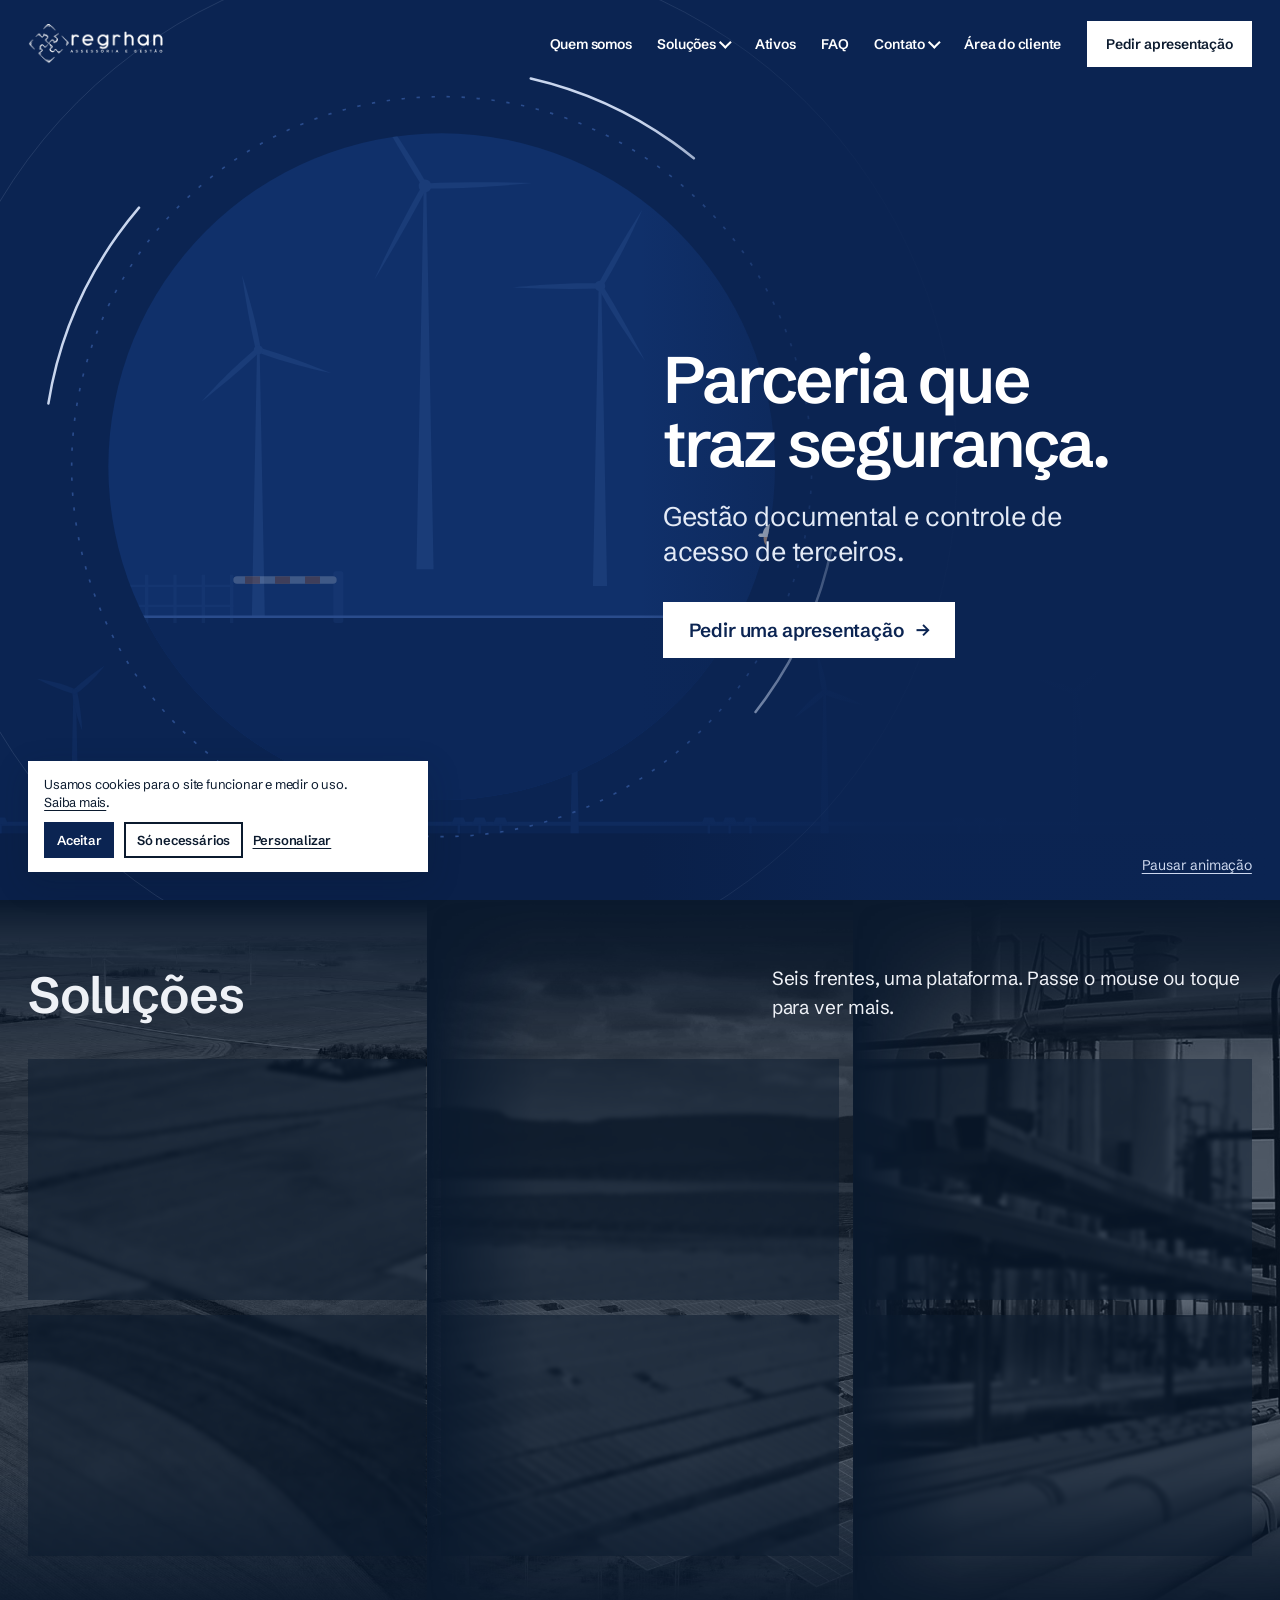
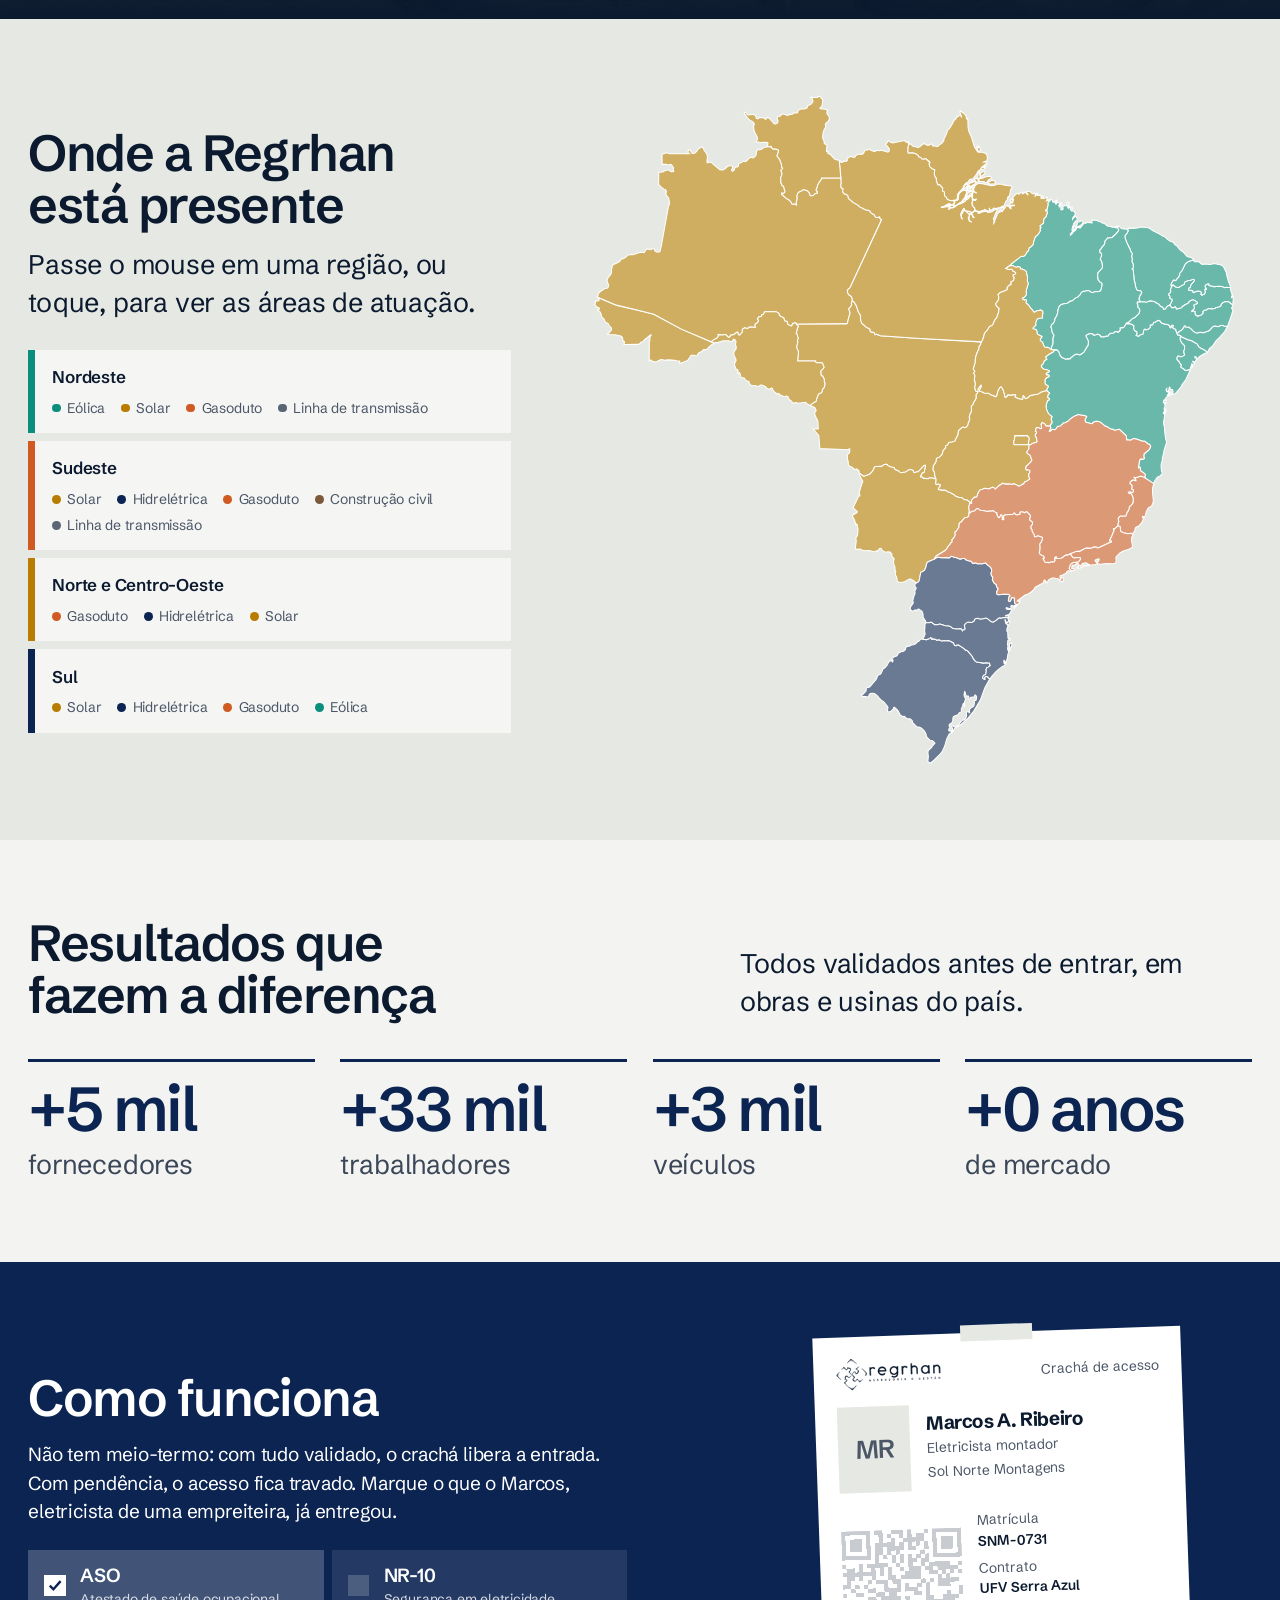
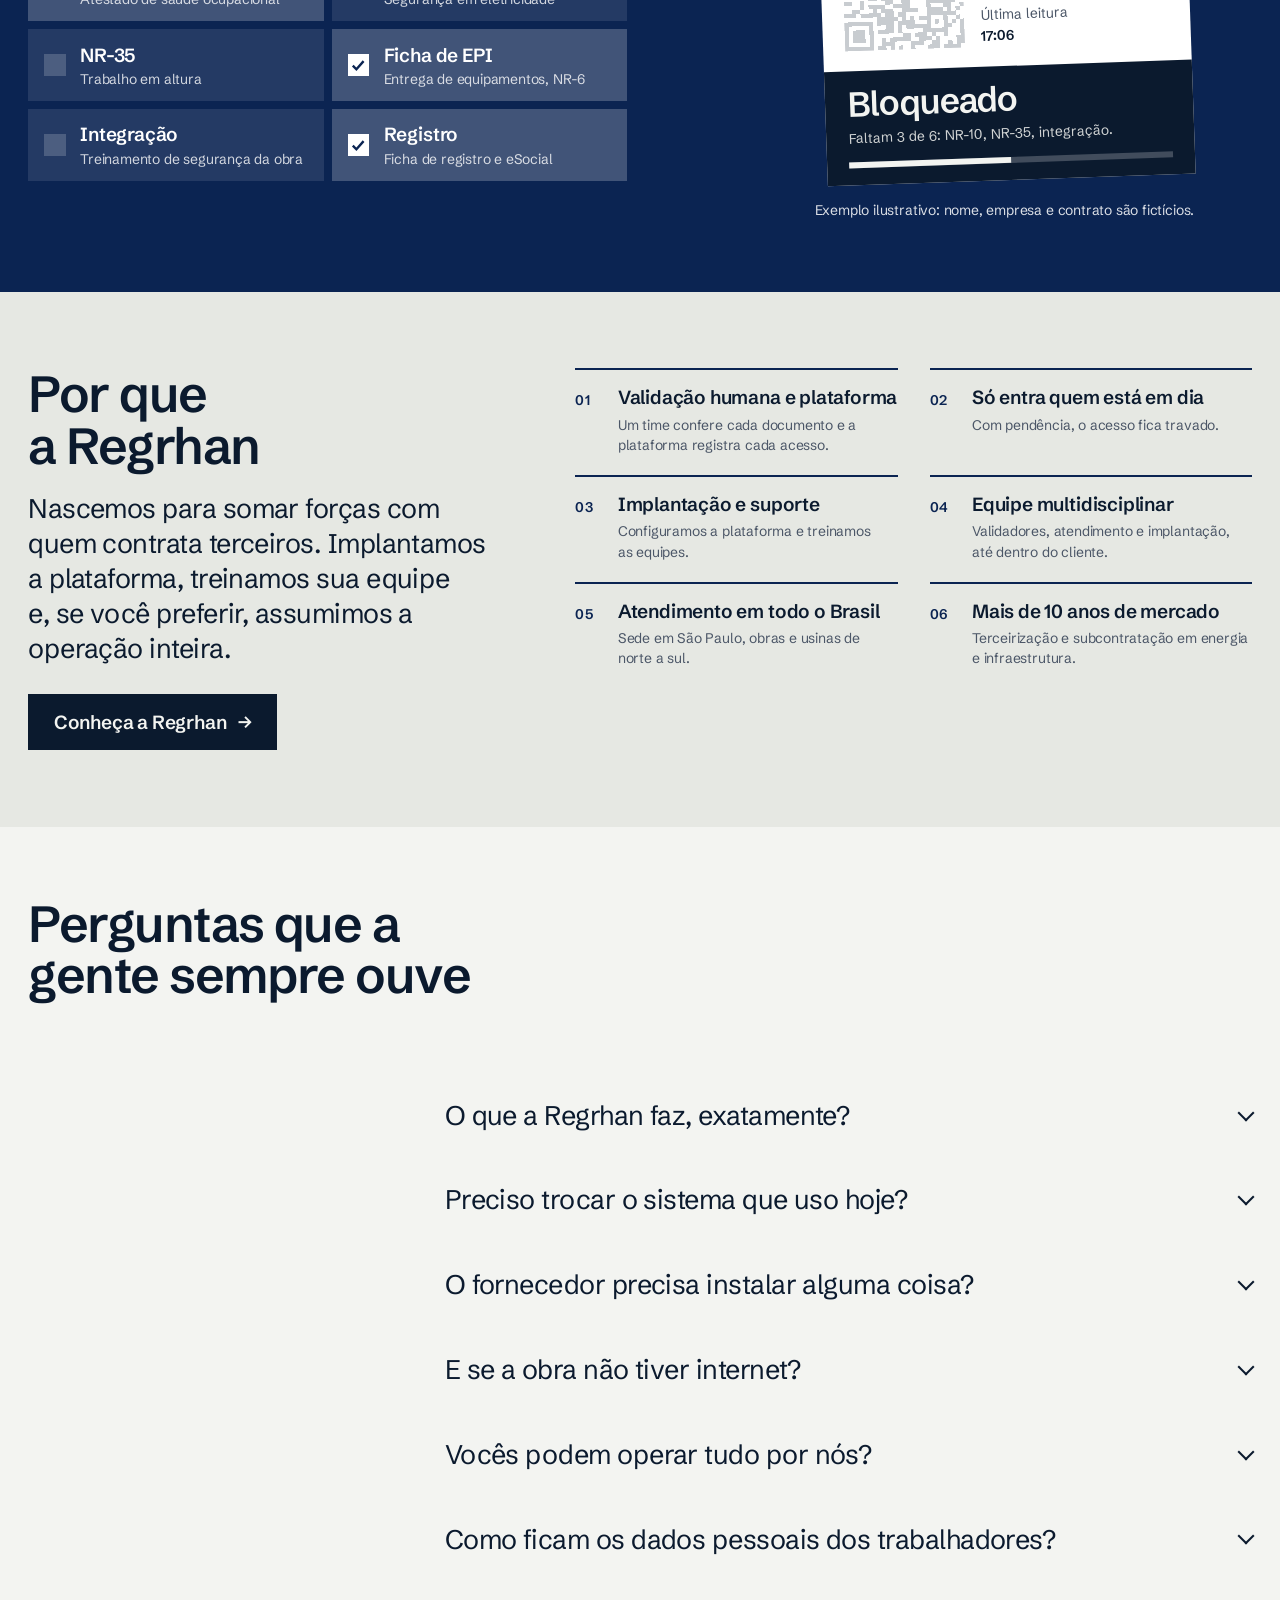
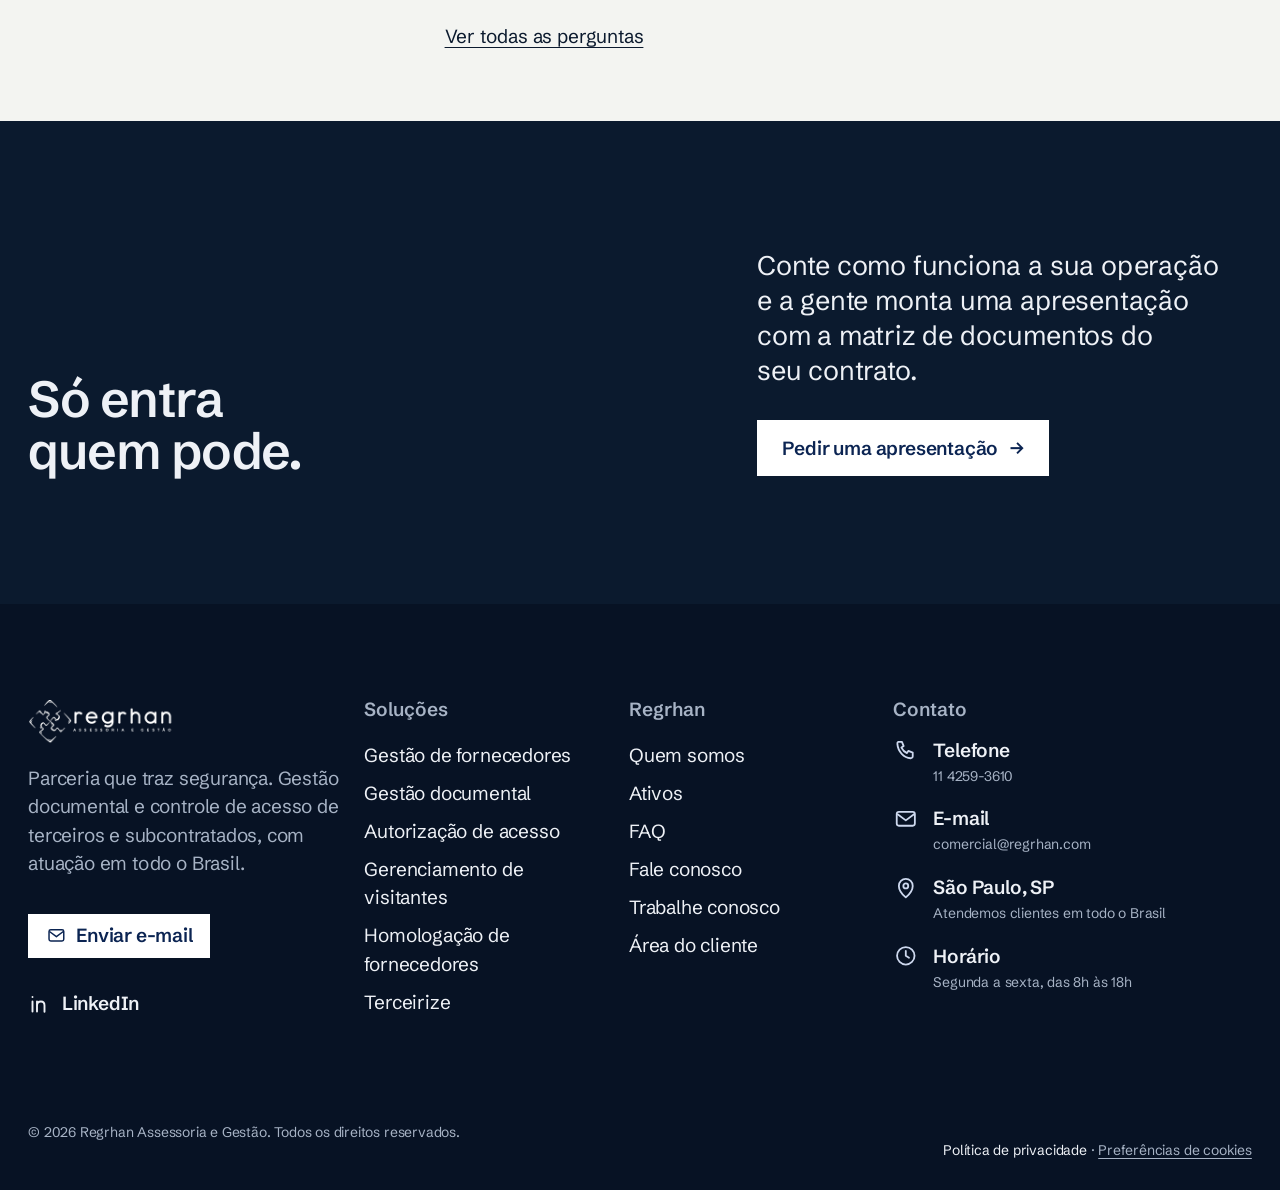
<file: index.html>
<!DOCTYPE html>
<html lang="pt-BR" data-email="comercial@regrhan.com">
<head>
<meta name="robots" content="noindex,nofollow">
<meta charset="utf-8">
<meta name="viewport" content="width=device-width, initial-scale=1">
<title>Regrhan Assessoria</title>
<meta name="description" content="Parceria que traz segurança. A Regrhan valida os documentos de empresas terceiras, trabalhadores, veículos e máquinas e só libera o acesso à frente de trabalho quando está tudo em dia.">
<link rel="canonical" href="https://regrhan.com/">
<meta name="theme-color" content="#0b2452">
<link rel="icon" type="image/png" sizes="48x48" href="assets/favicon-48-escuro.png">
<link rel="icon" type="image/png" sizes="192x192" href="assets/favicon-192-escuro.png">
<link rel="icon" type="image/png" sizes="48x48" href="assets/favicon-48-claro.png" media="(prefers-color-scheme: dark)">
<link rel="icon" type="image/png" sizes="192x192" href="assets/favicon-192-claro.png" media="(prefers-color-scheme: dark)">
<link rel="apple-touch-icon" href="assets/apple-touch-icon.png">
<meta property="og:type" content="website">
<meta property="og:locale" content="pt_BR">
<meta property="og:site_name" content="Regrhan">
<meta property="og:title" content="Regrhan Assessoria">
<meta property="og:description" content="Parceria que traz segurança. A Regrhan valida os documentos de empresas terceiras, trabalhadores, veículos e máquinas e só libera o acesso à frente de trabalho quando está tudo em dia.">
<meta property="og:url" content="https://regrhan.com/">
<meta property="og:image" content="https://regrhan.com/assets/og-image.jpg">
<meta property="og:image:width" content="1200">
<meta property="og:image:height" content="630">
<meta name="twitter:card" content="summary_large_image">
<script type="application/ld+json">[{"@context":"https://schema.org","@type":"Organization","name":"Regrhan Assessoria e Gestão","alternateName":["Regrhan","REGRHAN"],"url":"https://regrhan.com/","logo":"https://regrhan.com/assets/logo-ink.png","areaServed":"BR","address":{"@type":"PostalAddress","addressLocality":"São Paulo","addressRegion":"SP","addressCountry":"BR"}},{"@context":"https://schema.org","@type":"WebSite","name":"Regrhan","alternateName":["REGRHAN – Assessoria e Gestão","Regrhan Assessoria e Gestão"],"url":"https://regrhan.com/","inLanguage":"pt-BR"}]</script>
<link rel="preconnect" href="https://fonts.googleapis.com">
<link rel="preconnect" href="https://fonts.gstatic.com" crossorigin>
<link href="https://fonts.googleapis.com/css2?family=Schibsted+Grotesk:wght@400;600;800&display=swap" rel="stylesheet">
<link rel="stylesheet" href="css/site.css?v=13">
<script>document.documentElement.classList.add('js')</script>
</head>
<body>
<div class="hero hero--navy hero--vid">

<header class="site-head on-scene">
  <a class="brand" href="index.html" aria-label="Regrhan, página inicial"><img class="logo-dark" src="assets/logo-ink.png" width="320" height="92" alt="Regrhan Assessoria e Gestão"><img class="logo-light" src="assets/logo-white.png" width="320" height="92" alt=""></a>
  <nav class="nav" aria-label="Principal">
    <a href="quem-somos.html">Quem somos</a>
    <div class="drop"><button type="button" aria-expanded="false" aria-controls="dd-sol">Soluções <span class="chev" aria-hidden="true"></span></button>
      <div class="drop-panel" id="dd-sol"><a href="gestao-de-fornecedores.html">Gestão de fornecedores</a><a href="gestao-documental-de-subcontratados-e-terceiros.html">Gestão documental</a><a href="autorizacao-de-acesso-de-terceiros.html">Autorização de acesso</a><a href="gerenciamento-de-visitantes.html">Gerenciamento de visitantes</a><a href="homologacao-de-fornecedores.html">Homologação de fornecedores</a><a href="terceirize-servicos-de-profissionais-qualificados.html">Terceirize</a></div></div>
    <a href="ativos.html">Ativos</a>
    <a href="faq.html">FAQ</a>
    <div class="drop"><button type="button" aria-expanded="false" aria-controls="dd-ct">Contato <span class="chev" aria-hidden="true"></span></button>
      <div class="drop-panel" id="dd-ct"><a href="fale-conosco.html">Fale conosco</a><a href="trabalhe-conosco.html">Trabalhe conosco</a></div></div>
    <a href="https://hub.metadata.net/" target="_blank" rel="noopener">Área do cliente</a>
    <a class="button head-cta" href="fale-conosco.html">Pedir apresentação</a>
  </nav>
  <button class="menu-toggle" type="button" aria-expanded="false" aria-controls="menu">Menu</button>
  <div class="menu-sheet" id="menu" role="dialog" aria-modal="true" aria-label="Menu">
    <div class="sheet-top"><img src="assets/logo-white.png" width="320" height="92" alt="Regrhan"><button class="menu-toggle menu-close" type="button" style="display:inline-flex">Fechar</button></div>
    <nav aria-label="Menu do celular">
      <a href="index.html">Início</a>
      <a href="quem-somos.html">Quem somos</a>
      <a href="gestao-de-fornecedores.html">Soluções</a>
      <div class="sub"><a href="gestao-de-fornecedores.html">Gestão de fornecedores</a><a href="gestao-documental-de-subcontratados-e-terceiros.html">Gestão documental</a><a href="autorizacao-de-acesso-de-terceiros.html">Autorização de acesso</a><a href="gerenciamento-de-visitantes.html">Gerenciamento de visitantes</a><a href="homologacao-de-fornecedores.html">Homologação de fornecedores</a><a href="terceirize-servicos-de-profissionais-qualificados.html">Terceirize</a></div>
      <a href="ativos.html">Ativos</a>
      <a href="faq.html">FAQ</a>
      <a href="fale-conosco.html">Fale conosco</a>
      <a href="trabalhe-conosco.html">Trabalhe conosco</a>
      <a href="https://hub.metadata.net/" target="_blank" rel="noopener">Área do cliente</a>
    </nav>
    <a class="button button--light" href="fale-conosco.html">Pedir apresentação <span class="arrow" aria-hidden="true">→</span></a>
  </div>
</header>
<div class="hv-media" aria-hidden="true">
  <div class="hv-stage" id="hero-anim"><img class="hv-poster" src="assets/hero-poster.jpg" alt="" width="1920" height="1080" fetchpriority="high"></div>
</div>
<main id="conteudo">
  <section class="hv" aria-labelledby="h1">
    <div class="hv-copy">
      <h1 id="h1" data-rise>Parceria que traz segurança.</h1>
      <p class="lead" data-rise style="--i:1">Gestão documental e controle de acesso de terceiros.</p>
      <div class="hero-actions" data-rise style="--i:2"><a class="button button--light" href="fale-conosco.html">Pedir uma apresentação <span class="arrow" aria-hidden="true">→</span></a></div>
    </div>
    <button class="hv-pause" type="button" aria-pressed="false">Pausar animação</button>
  </section>
</div>
<script src="js/hero-anim.js?v=1" defer></script>
<section class="on-deep sols" aria-labelledby="h-sol">
  <div class="sols-wm" aria-hidden="true">
    <div class="wm-cell"><img src="assets/parque-eolico-aereo.jpg" alt="" width="1600" height="900" loading="lazy" decoding="async"></div>
    <div class="wm-cell"><img src="assets/usina-solar-pirapora.jpg" alt="" width="1600" height="1067" loading="lazy" decoding="async"></div>
    <div class="wm-cell"><img src="assets/gasoduto.jpg" alt="" width="1600" height="800" loading="lazy" decoding="async"></div>
  </div>
  <div class="wrap sols-in">
    <div class="head-row"><h2 id="h-sol" data-reveal>Soluções</h2><p data-reveal style="--i:1">Seis frentes, uma plataforma. Passe o mouse ou toque para ver mais.</p></div>
    <ul class="sols-grid clean">
      <li class="sol-tile" data-reveal style="--i:0">
        <button type="button" class="sol-btn" aria-expanded="false" aria-controls="st-0"><span class="sol-n" aria-hidden="true">01</span><span class="sol-t">Gestão de fornecedores</span><span class="sol-plus" aria-hidden="true"></span></button>
        <ul class="sol-terms clean" aria-hidden="true"><li>Acreditação</li><li>Integração</li><li>Monitoramento</li></ul>
        <div class="sol-more" id="st-0"><p>Operamos a acreditação e a integração de cada fornecedor, com foco nas obrigações contratuais e legais.</p><a href="gestao-de-fornecedores.html">Ver solução <span class="arrow" aria-hidden="true">→</span></a></div>
      </li>
      <li class="sol-tile" data-reveal style="--i:1">
        <button type="button" class="sol-btn" aria-expanded="false" aria-controls="st-1"><span class="sol-n" aria-hidden="true">02</span><span class="sol-t">Gestão documental</span><span class="sol-plus" aria-hidden="true"></span></button>
        <ul class="sol-terms clean" aria-hidden="true"><li>Empresas</li><li>Trabalhadores</li><li>Veículos e máquinas</li></ul>
        <div class="sol-more" id="st-1"><p>Uma plataforma robusta, operada por especialistas, para controlar e guardar os documentos de cada fornecedor.</p><a href="gestao-documental-de-subcontratados-e-terceiros.html">Ver solução <span class="arrow" aria-hidden="true">→</span></a></div>
      </li>
      <li class="sol-tile" data-reveal style="--i:2">
        <button type="button" class="sol-btn" aria-expanded="false" aria-controls="st-2"><span class="sol-n" aria-hidden="true">03</span><span class="sol-t">Autorização de acesso</span><span class="sol-plus" aria-hidden="true"></span></button>
        <ul class="sol-terms clean" aria-hidden="true"><li>QR code</li><li>Android</li><li>Online e offline</li></ul>
        <div class="sol-more" id="st-2"><p>App sincronizado com a gestão documental: o acesso é liberado conforme o cumprimento dos documentos.</p><a href="autorizacao-de-acesso-de-terceiros.html">Ver solução <span class="arrow" aria-hidden="true">→</span></a></div>
      </li>
      <li class="sol-tile" data-reveal style="--i:0">
        <button type="button" class="sol-btn" aria-expanded="false" aria-controls="st-3"><span class="sol-n" aria-hidden="true">04</span><span class="sol-t">Gerenciamento de visitantes</span><span class="sol-plus" aria-hidden="true"></span></button>
        <ul class="sol-terms clean" aria-hidden="true"><li>iPad</li><li>Check-in</li><li>Painel online</li></ul>
        <div class="sol-more" id="st-3"><p>Acompanhe em tempo real cada visitante no local de trabalho, com check-in rápido e termo de segurança assinado.</p><a href="gerenciamento-de-visitantes.html">Ver solução <span class="arrow" aria-hidden="true">→</span></a></div>
      </li>
      <li class="sol-tile" data-reveal style="--i:1">
        <button type="button" class="sol-btn" aria-expanded="false" aria-controls="st-4"><span class="sol-n" aria-hidden="true">05</span><span class="sol-t">Homologação de fornecedores</span><span class="sol-plus" aria-hidden="true"></span></button>
        <ul class="sol-terms clean" aria-hidden="true"><li>Avaliação de risco</li><li>Critérios</li><li>Classificação</li></ul>
        <div class="sol-more" id="st-4"><p>Automatizamos a avaliação de riscos e mantemos uma base de fornecedores homologados e comprometidos.</p><a href="homologacao-de-fornecedores.html">Ver solução <span class="arrow" aria-hidden="true">→</span></a></div>
      </li>
      <li class="sol-tile" data-reveal style="--i:2">
        <button type="button" class="sol-btn" aria-expanded="false" aria-controls="st-5"><span class="sol-n" aria-hidden="true">06</span><span class="sol-t">Terceirize</span><span class="sol-plus" aria-hidden="true"></span></button>
        <ul class="sol-terms clean" aria-hidden="true"><li>Administrativo</li><li>Fiscalização</li><li>Segurança do trabalho</li></ul>
        <div class="sol-more" id="st-5"><p>Terceirize serviços administrativos e de fiscalização e ganhe foco no core business do seu negócio.</p><a href="terceirize-servicos-de-profissionais-qualificados.html">Ver solução <span class="arrow" aria-hidden="true">→</span></a></div>
      </li>
    </ul>
  </div>
</section>
<section class="on-surface wrap at2" aria-labelledby="h-atlas" data-regions>
  <div class="at2-grid">
    <div class="at2-side">
      <h2 id="h-atlas" data-reveal>Onde a Regrhan está presente</h2>
      <p class="at2-lead" data-reveal style="--i:1">Passe o mouse em uma região, ou toque, para ver as áreas de atuação.</p>
      <ul class="at2-list clean" data-reveal style="--i:2">
        <li><button type="button" class="at2-reg" data-region="ne" style="--rc:#0b8f7c"><b>Nordeste</b><span class="at2-chips"><i><u style="background:#0b8f7c"></u>Eólica</i><i><u style="background:#b87d00"></u>Solar</i><i><u style="background:#cf5a22"></u>Gasoduto</i><i><u style="background:#5b6574"></u>Linha de transmissão</i></span></button></li>
        <li><button type="button" class="at2-reg" data-region="se" style="--rc:#cf5a22"><b>Sudeste</b><span class="at2-chips"><i><u style="background:#b87d00"></u>Solar</i><i><u style="background:#0b2452"></u>Hidrelétrica</i><i><u style="background:#cf5a22"></u>Gasoduto</i><i><u style="background:#7a5a3a"></u>Construção civil</i><i><u style="background:#5b6574"></u>Linha de transmissão</i></span></button></li>
        <li><button type="button" class="at2-reg" data-region="nco" style="--rc:#b87d00"><b>Norte e Centro-Oeste</b><span class="at2-chips"><i><u style="background:#cf5a22"></u>Gasoduto</i><i><u style="background:#0b2452"></u>Hidrelétrica</i><i><u style="background:#b87d00"></u>Solar</i></span></button></li>
        <li><button type="button" class="at2-reg" data-region="su" style="--rc:#0b2452"><b>Sul</b><span class="at2-chips"><i><u style="background:#b87d00"></u>Solar</i><i><u style="background:#0b2452"></u>Hidrelétrica</i><i><u style="background:#cf5a22"></u>Gasoduto</i><i><u style="background:#0b8f7c"></u>Eólica</i></span></button></li>
      </ul>
    </div>
    <div class="at2-map" data-reveal style="--i:1">
      <svg viewBox="0 0 613 639" role="img" aria-label="Mapa do Brasil dividido em quatro regiões de atuação da Regrhan: Nordeste, Sudeste, Norte e Centro-Oeste e Sul"><path data-r="nco" style="--rc:#b87d00" d="m 30.732574,238.03114 -2.08,-0.04 0.54,-1.81 -0.21,-0.83 -0.25,-0.49 -1.25,-0.7 -0.14,-0.45 0.27,-1.15 -0.77,-1.95 -1.09,-0.64 -5.6,-1.25 -7.34,-0.19 0.27,-0.56 2.49,-2.26 0.89,-1.23 0.29,-1.2 -0.22,-1.23 -0.68,-0.91 -0.83,-0.44 -1.68,-2.95 -0.77,-0.44 -0.9,-0.19 -1.13,-1.13 -0.92,-2.38 -2,-1.53 -0.98,-3.62 -0.87,-1.64 -1.88,-1.08 -0.08,-1.17 0.81,0.1 0.42,-0.52 0.07,-0.67 -0.2,-0.42 -2.12,-0.93 -0.36,-0.66 -2.16999996,-1.89 0.04,-0.37 0.62,-0.05 0.49999996,-1.32 -0.01,-1.31 3.01,-0.39 0.5,-0.39 -0.22,-1.35 -1.17,-1.57 0,0 17.95,7.48 23.66,5.66 12.14,3.14 26.44,14.17 28.509996,12.13 0,0 2.97,1.26 0,0 -0.3,0.48 -1.57,0.66 -2.09,1.59 -2.86,2.79 -1.65,0.86 -0.66,-0.18 -1.53,0.18 -0.05,0.56 -1.92,1.3 -2.08,0.99 -1.439996,1.83 -0.44,1.18 -0.61,0.28 -1.17,-0.75 -0.76,-0.13 -2.37,0.05 -0.68,0.26 -0.63,0.45 -0.36,0.86 -2.44,3.48 -3.77,1.25 -0.84,0.69 -1.94,0.51 -1.03,0.03 0.08,-2.11 -1.36,0.2 -3.55,-0.77 -5.24,-0.47 -5.09,0.38 -0.66,-0.58 -2.27,-0.17 -3.56,1.83 -2.73,0.62 -1.68,-0.67 -1.4,-1.44 -1.64,1.16 0.04,-17.55 0.05,-1.1 0.47,-0.71 0.07,-2.35 -0.26,-0.88 0.97,-1.18 0.48,-1.14 -1.16,0.2 -2.97,2.59 -1.6,1.01 -2.06,2.38 -1.95,0.67 -0.65,1.08 -1.81,0.99 z"/><path data-r="ne" style="--rc:#0b8f7c" d="m 562.17257,230.56114 -0.2,-0.73 -1.42,-0.78 -0.45,0.09 -1.02,-0.29 -0.54,-1.4 0,0 1.32,-1.07 0.64,-1.09 2.17,-0.76 2.38,-3.29 0.09,-0.69 0.82,-0.6 1,1.22 1.67,0.3 1.08,-0.12 2.55,2.02 1.9,2.12 1.78,1.05 1.91,0.48 2.5,-0.65 3.14,0.29 1.17,-0.11 1.86,-1.06 1.16,0.05 1.81,-1.11 2.18,-2.29 0.12,-0.45 1.55,-1.24 2,-0.24 2.24,0.85 2.56,-1.29 1.47,-0.19 1.92,0.81 2.9,0.27 0.27,0.21 0,0 -2.78,4.96 -4.55,5.13 -3.58,3.58 -3.04,4.58 -3.33,2.88 -1,2.03 -1.32,1.79 0,0 -0.6,-1.31 -3.59,-2.23 -0.46,-0.03 -1.66,-0.79 -1.76,-1.45 -1.3,-2.45 -5.42,-3.07 -3.68,-0.95 z"/><path data-r="nco" style="--rc:#b87d00" d="m 345.24257,99.961144 -0.94,-0.06 -0.77,0.339996 -1.3,0.12 -2.79,-0.679996 -1.45,-1.03 -0.43,-1.5 -1.87,-1.39 -0.11,-1.3 0.21,-0.69 -0.31,-1.58 -0.33,-0.47 -0.95,-0.19 -0.41,-0.94 0.08,-2.43 -2.93,-3.28 -0.78,0.36 -0.82,-0.19 -1.5,-3.48 0.13,-1.58 -0.59,-1.81 -0.62,-0.56 -0.67,-1.51 -0.19,-2.11 0.43,-3.14 -0.17,-0.33 -2.57,-0.73 -2.02,-2.26 -0.76,-2.83 0.19,-0.72 0.68,-0.23 -0.49,-1.18 -0.68,0.03 -2.84,-2.66 -0.94,0.14 -0.38,0.42 -1.33,0.14 -0.84,-0.27 -0.8,-0.98 -1.14,-0.84 -1.19,-0.12 -0.49,-1.28 -0.67,-0.8 -1.93,-1.05 -1.29,-0.49 -3.39,-0.37 -1.08,0.29 -1.17,-0.02 -0.31,-0.54 -0.24,-1.44 0.25,-4.54 0.62,-1.3 -0.37,-2.3 -0.62,-0.57 0,0 0.35,-0.21 0.99,0.3 -0.01,0.81 -0.29,0.18 0.34,0.97 1.47,-0.06 0.82,0.23 0.35,0.9 0.84,0.71 2.25,0.78 3.29,0.75 2.76,-1.78 0.35,-0.76 1.73,-1.17 0.83,-0.29 0.69,0.94 2.71,0.94 1.08,-0.12 1.72,-1.01 0.12,-0.42 0.32,0.03 1.46,1.3 -0.2,0.87 2.37,-0.17 0.51,0.5 0.95,0.17 0.62,-0.01 0.91,-0.48 1.67,-1.5 1.78,-1.1 1.75,-2.3 0.37,-1 -0.2,-0.54 3.13,-6.5 0.11,-1.82 1.11,-1.3 0.73,-0.19 3.6,-5.79 0.23,-1.15 0.84,-1.2 1.79,-1.55 0.63,-1.66 2.11,-1.14 0.47,-0.92 1.04,-0.58 0.56,1.46 0.88,1.36 -1.67,-4.8 -0.07,-1.29 0.18,-0.33 3.37,2.42 1.14,1.21 0.91,1.22 0.52,1.19 0.03,1.58 0.44,0.31 0.32,-0.48 0.38,-0.1 0.21,0.4 0.21,7.89 0.66,3.87 2.71,6.05 2.66,8.94 3.32,5 1.01,0.35 3.27,-0.08 2.78,0.94 1.29,0.85 0.77,2.65 -0.16,3.33 -1.29,0.96 -1.73,0.43 -0.38,0.33 1.79,-0.15 1.04,-0.42 0.28,0.23 0.12,0.59 -0.17,0.73 -5.03,4.06 -1.17,2.1 -2.15,1.41 -1.94,3.72 -2.91,3.5 -0.7,0.46 -0.94,-0.09 -1.45,0.52 -2.08,2.98 0,0 -1.34,0.07 -0.75,0.9 0,0 -1.47,1.68 -0.97,2.22 -1.12,1.87 -0.84,0.65 -3.01,3.45 -0.36,2.4 0.17,1.8 -1.95,1.81 -0.98,0.12 z m 23.36,-46.99 -0.45,-0.33 -1.1,-1.86 0.07,-0.88 0.23,-0.41 1.66,-0.45 0.43,0.39 0.83,2.27 -0.99,1.1 -0.68,0.17 z m 2.49,17.61 -0.4,-0.25 -0.08,-0.71 1.11,-1.1 0.88,-0.15 1.25,0.24 0.46,-0.11 0.44,-0.64 0.05,0.59 -0.97,1.44 -0.99,0.5 -1.75,0.19 z m 3.44,-2.87 -0.78,-0.23 0,-0.56 0.72,-1.04 1.25,-0.1 0.18,0.35 -0.1,0.51 -1.27,1.07 z m -7.19,-18.42 -0.76,-0.5 0.26,-0.83 0.88,-0.17 0.86,0.32 0.01,0.73 -1.25,0.45 z"/><path data-r="nco" style="--rc:#b87d00" d="m 166.08257,47.551144 0.72,0.78 0.75,0.34 0.61,0.01 1.13,-0.42 0.63,0.11 0.06,0.96 1.21,1.17 0.97,0.37 0.88,-0.21 1.36,0.11 1.95,0.95 0.49,0.66 -0.91,3.32 -0.71,1.5 2.73,3.74 1.66,4.76 0.19,2.26 0.87,1.12 0.05,0.45 -1.62,1.46 0.36,1.59 0.66,1.58 -0.77,3.04 -0.57,0.96 0.29,4.98 0.88,2.17 1.22,0.84 0.58,0.9 1.13,4.33 -0.06,0.58 -1.14,1.32 -1.84,-0.33 -0.14,1.14 5.01,4.42 0.52,0.04 1.96,1.31 1.48,1.649996 1.04,2.04 0.53,0.07 1.34,-0.42 2.36,1.04 -0.44,-2.11 0.75,-2.289996 0.25,-1.73 -0.37,-1.8 0.82,-2.97 1.02,-1.26 1.28,-0.69 2.09,-0.71 0.55,-0.89 1.6,-0.06 2.83,0.93 1.87,2.04 0.92,2.51 1.82,0.23 1.25,-0.46 1.41,-1.41 2.03,-0.55 0.42,-0.39 0.02,-0.53 -1.14,-1.41 -0.23,-0.73 0.11,-0.66 1.15,-2.64 0.07,-1.13 1.66,-3.03 2.33,-3.26 -0.03,-0.68 18.49,0.07 0,0 0.4,4.86 -0.43,1.45 0.18,2.27 0.24,0.68 1.7,0.85 0.18,0.41 -0.35,0.69 -0.05,2.11 1.83,1.99 0.36,0.19 0.7,-0.18 1.84,1.23 0.55,1.83 0.04,0.93 0.3,0.45 4.64,3.769996 4.58,2.54 0.63,0.9 1.35,1.09 1.88,0.67 2.37,1.31 2.26,0.65 1.36,0.15 1.32,0.82 0.08,0.61 1.27,1.34 2.7,1.44 1.1,2.17 1.87,0.79 0.85,-0.61 1.38,-0.35 0.19,0.48 -0.13,0.78 1.81,1.67 -29.9,64.24 -0.78,1.31 -1.45,1.13 -0.58,0.97 -0.03,1.13 0.82,2.33 0.38,0.57 1.07,0.58 1.58,1.56 0.64,1.26 0.15,1.96 0.57,0.57 0,0 -1.18,1.2 -0.2,0.61 -0.06,0.76 0.34,0.84 -0.27,1.01 -1.2,1.82 -0.86,0.64 -0.42,0.85 0.1,0.85 0.66,1.37 0.46,1.94 -1.38,4.22 -1.18,5.22 -1.21,0.73 -47.85,0.32 0,0 0.04,-0.7 -0.36,-0.38 -1.39,-0.28 -1.92,1.08 -0.54,1.74 -0.68,0.19 -3.24,-1.48 -0.68,-2.88 -0.62,-0.2 -0.98,0.13 -0.46,-0.21 -1.25,-3.27 -2.54,-0.98 -1.33,-1.27 -0.8,-1.91 -0.45,-0.49 -2.15,-1.13 -10.79,0.06 -1.38,2.56 -1.72,0.5 0.09,1.17 -0.26,0.22 -2.48,0.53 -1.19,1.59 -0.05,0.67 0.9,0.7 0.17,0.45 -0.36,1.02 -0.81,1.15 -2.06,1.21 -0.11,1.81 0.24,1.46 -3.87,-0.46 -2.13,0.38 -1.2,1.07 -1.79,-0.1 -0.84,-0.55 -0.46,-0.02 -1.75,1.26 -0.53,0.84 0.26,1.75 -2.54,3.16 -0.68,0.08 -0.68,-0.53 -0.64,-2.26 -0.38,-0.09 -1.84,1.02 -1.3,1.21 -1.37,0.39 -0.77,-0.13 -1.08,0.5 -0.41,0.53 -0.13,0.72 -1.22,0.79 -0.37,0.02 -2.31,-2.33 -0.72,-0.37 -2.87,0.33 -3.96,-0.26 0.16,1.29 -0.15,0.56 -1.55,1.81 -1.92,0.58 -3.26,2.56 0,0 -28.509996,-12.13 -26.44,-14.17 -12.14,-3.14 -23.66,-5.66 -17.95,-7.48 0,0 -0.07,-0.65 0.7,-2.92 1.22,-1.4 4.92,-3.47 2.26,-0.24 0.47,-0.3 0.98,-1.56 0.08,-1.03 -1.74,-4.49 0.38,-1.19 1.18,-2.19 1.28,-1.32 0.92,-1.25 0.42,-0.98 0.3,-1.74 -0.29,-1.32 0.67,-2.04 0.31,-2.31 0.73,-0.75 3.66,-1.63 2.19,-1.23 1.15,-1.04 0.44,-1.4 0.78,-0.37 1.41,-0.11 1.65,-0.93 3.54,-2.73 2.42,-0.43 1.51,0.29 4.19,-1.22 1.5,-0.77 1.82,-0.36 3.33,0.38 1.3,-1.59 0.63,-1.45 1.09,-0.61 2.14,0.2 0.64,0.54 1.32,-0.24 1.1,-0.74 1.71,0.12 0.31,0.53 -0.02,1.18 1.61,1.29 2.83,0.08 0.58,-0.4 0.46,-0.78 -0.11,-0.39 1.17,-4.92 6.7,-37.17 1.16,-2.92 -0.99,-4.959996 0.12,-0.26 -1.3,-1.05 -1.48,-2.75 -0.04,-0.49 0.65,-1.39 -0.52,-1.78 -0.37,-0.4 -1.7,-0.59 -3.03,-2.35 -1.94,-2.28 0.2,-11.51 3.89,-0.26 1.75,-1.17 3.5,-0.92 2.68,1.76 1.22,0.11 1.27,-0.43 -0.49,-1.69 0.3,-1.72 -1.37,-2.1 -0.57,-0.54 -1.15,-0.6 -1.51,0.53 -2.79,-0.61 -3.57,0.09 -0.06,-9.9 0.96,0.04 1.32,-0.58 2.28,-0.6 2.84,0.87 19.03,0.06 -0.46,-0.66 -0.79,-0.14 -0.38,-1.2 0.95,-1.93 1.43,0.4 0.61,1.52 0.87,1.32 0.66,0.35 0.83,0.01 1.61,-0.61 1.94,-2.09 0.32,-0.84 1.259996,-1.24 2.55,-1.39 1.29,0.46 1.17,2.58 1.62,1.99 0.74,1.3 0.66,1.78 0.23,1.55 -0.49,3.63 0.2,1.76 3.2,-0.75 8.31,7.06 0.79,0.28 2.5,0.21 2.3,-1 1.7,-1.7 2.11,-1.16 2.19,-0.11 0.56,0.29 0.77,1.08 -0.02,0.97 -1.11,1.7 0.37,0.98 0.58,0.27 1.33,-0.72 0.56,-0.91 0.23,-1.29 1,-1.16 0.47,-0.23 1,0.18 0.55,-0.18 0.41,-0.66 0.46,-2.31 0.51,-0.37 1.51,-0.36 2.93,-1.77 0.97,0.55 0.93,-0.29 1.6,-1.04 1.02,-1.61 2.11,-1.21 2.03,0.55 2.36,-1.65 0.55,-0.82 0.44,-2.66 -0.03,-1.29 0.77,-0.92 1.03,-0.42 1.74,-0.02 1.34,-0.39 2.06,-1.6 0.96,-0.37 2.28,-0.3 z"/><path data-r="ne" style="--rc:#0b8f7c" d="m 527.76257,365.59114 -0.36,-0.83 0.68,-1.35 -0.01,-0.53 -0.53,-1.04 -4.13,-3.05 -0.15,-0.51 0.22,-1.51 -0.57,-1.23 -0.65,0.24 -0.2,0.45 -0.34,0.18 -0.22,-0.25 0.53,-4.4 0.82,-3.3 0.82,-0.88 2.47,0.24 1.02,-0.71 0,-0.42 -0.56,-1.02 0.16,-2.65 4.96,-4.22 1.47,-3.08 -0.42,-1.17 -0.78,-1.02 -0.89,-0.06 -0.73,-0.38 -2.83,-2.47 -2.12,0.02 -2.19,-0.6 -2.27,-1.08 -2.73,-0.56 -1.98,-0.14 -1.32,0.99 -1.47,0.5 -2.61,-0.45 -0.57,0.21 -0.44,-3.96 -6.52,-6.2 -0.38,-0.18 -4.39,1.23 -1.53,-1.24 -0.51,0.21 -0.93,-0.22 -2.54,-1.22 -2.17,-1.62 -0.98,0.18 -4.35,-3.63 -1.1,-0.54 -2.73,-0.75 -1.77,0.25 -1.88,0.9 -0.81,1.12 -0.64,0.18 -5.33,-1.47 -0.61,-0.49 -0.26,-1.5 0.14,-0.89 1.29,-2.74 -0.86,-0.46 -2.28,-0.52 -2.18,-0.04 -1.2,-0.5 -1.79,-0.08 -3.83,1.58 -4.26,3.03 -0.64,1.11 -3.37,1.87 -2.02,0.4 -0.95,1.18 -1.81,1.55 -1.43,0.52 -1,-0.15 -1.85,2.58 -1.04,0.77 -2.13,-0.38 -0.72,0.13 -0.69,1 -1.34,0.92 -0.4,-0.24 1.43,-3.43 -0.51,-2.41 0,0 1.48,-1.97 0.25,-0.77 -0.23,-1.27 -0.67,-1.72 0.1,-0.67 0.71,-1.42 -0.05,-0.46 -3.21,-2.62 -1.69,-3.46 -0.62,-3.52 0.05,-1.55 1.2,-3.83 1.59,-1.03 0.23,-0.38 0.06,-0.94 -1.63,-0.84 -0.11,-0.33 0.48,-2.52 1.43,-1.06 -0.02,-0.37 -2.72,-2.46 0,0 -0.04,-0.93 1.36,-2.38 -0.04,-1.07 -0.17,-0.42 -1.46,-0.49 -0.94,-0.65 -0.35,-1.26 0.06,-2.92 0.19,-0.85 1.95,-1.67 1.14,-0.42 0.96,-0.72 -0.29,-0.63 -0.58,-0.52 -0.92,-0.29 -1.03,0.18 -0.35,-0.33 -0.09,-0.5 0.42,-0.96 2.04,-0.82 0.56,-0.45 -0.04,-0.76 -1.88,-0.98 -3.58,-0.67 -1.86,-1.96 -0.23,-0.92 0.5,-1.16 1.01,-0.73 1.52,-3.48 0.9,-0.61 1.01,-0.27 0.35,-0.38 -1.29,-1.8 0.19,-0.37 3.21,-2.62 3.82,-2.02 0.56,-0.47 0.22,-0.98 0.69,-0.65 0,0 2.33,-0.02 1.44,1.34 0.66,1.04 0.53,2.21 1.76,2.49 4.18,1.86 1.8,-0.52 2.11,0.18 0.33,-0.21 0.75,-1.45 1.14,-0.37 0.67,-0.87 1.17,-0.89 2.21,-0.75 1.33,0.17 1.48,0.53 1.35,-0.42 2.97,-2.42 2.95,-5.05 0.72,-0.86 0.24,-0.92 0.3,-2.56 -0.12,-1.16 -2.24,-4.43 0.05,-0.93 3.24,-1.65 1.95,-0.02 1.5,0.46 0.41,0.93 0.32,0.18 2.12,-0.43 1.39,-0.54 1.33,0.38 1.71,0.99 -0.13,0.65 0.19,0.29 0.82,0.28 3,-0.11 1.47,-0.64 1.7,-0.1 0.82,-1.22 1.51,-1.34 2.73,-0.34 0.77,-0.36 0.81,-0.98 2.17,0.01 0.62,0.63 0.31,0.05 1.86,-1.81 -0.1,-2.4 1.99,-0.38 0.79,0.18 1.05,-0.66 1.5,-2.31 0.46,-1.15 0,0 0.89,0.4 1.16,-0.27 2.2,0.29 2.82,1.39 0.44,0.51 -0.06,2.73 0.72,1.94 2.21,0.91 0.27,2 -0.92,1.68 1.83,0.62 0.96,-0.22 0.82,-0.92 2.87,-0.88 0.77,-3.58 0.5,-0.87 0.75,-0.16 0.78,0.53 0.63,0.05 2.39,-1.02 1.1,-1.24 0.17,-0.59 -0.25,-1.36 0.29,-0.25 2.24,-0.45 0.77,-2.05 1.65,-0.44 2.53,-1.46 0.59,-0.1 1.49,0.56 0.83,1.44 1.36,0.81 2.36,0.78 2.99,0.4 1.58,1.15 0.54,1.65 0.39,0.27 0.43,-0.15 0.29,-1.75 0.43,-0.44 1,-0.01 0.45,0.32 0.02,0.63 -0.62,0.88 0.45,0.83 0.5,0.37 2.1,0.86 0.02,0.94 1.22,3.05 0,0 0.54,1.4 1.02,0.29 0.45,-0.09 1.43,0.79 0.2,0.72 0,0 -0.67,1.16 0.21,2.14 1.28,2.5 1.99,1.95 0.75,1.15 -0.08,3.12 -0.66,1.62 -0.09,0.88 0.76,2.75 -0.3,0.58 -0.69,0.55 -2.55,1 -1.13,-0.75 -1.71,-0.01 -0.32,0.3 -0.59,1.58 0.02,0.77 0.95,1.6 1.1,0.66 0.52,1.49 1.43,1.51 0.15,0.39 -0.13,1.42 -0.34,0.39 0.12,0.42 0.59,0.52 1.93,0.92 0.48,0.71 0.54,0.34 1.55,0.64 2.89,-0.88 0,0 0.64,-0.02 0.36,0.41 -4.08,8.83 -3.83,5.19 -1.03,2.33 -5.03,5.74 -2.45,1.26 -0.87,-0.01 0.3,-1.43 0.37,-0.15 0.14,-1.1 -0.45,-1.93 -1.87,-0.25 -0.43,-1.3 -0.68,-0.75 -0.37,0.6 -0.46,2.33 -0.5,0.87 -0.55,0.38 -0.56,-0.29 -0.49,-1.74 0.11,-0.32 0.31,-0.13 -0.03,-0.39 -0.87,1.29 0.93,1.69 0.46,0.23 0.37,-0.15 1.15,0.26 -0.46,1.81 -1.21,1.15 -0.25,1.82 -1.25,0.97 -0.35,0.67 -0.2,0.84 0.18,0.85 -1.35,-0.39 -0.21,0.39 -0.36,2.52 0.36,-0.72 0.75,0.21 0.24,0.54 -0.23,0.41 0.06,0.62 0.3,0.3 0.33,1 -1.04,2.51 0.57,3.44 -0.55,0.49 -0.57,-0.22 -0.14,1.13 0.59,0.46 1.21,-1.72 -0.47,-2.21 0.82,-0.61 0.25,0.54 -0.06,1.76 -0.96,2.61 -0.74,5.43 -0.51,1.81 0.2,2.47 0.78,2.85 0.19,4.54 0.87,6.41 0.99,3.42 -2.21,6.66 -1.35,6.65 -0.47,1.01 -0.16,2.86 -1.06,3.72 -0.09,2.33 0.39,4.42 0.89,1.71 -2.24,2.98 -1.81,0.67 -0.94,0.64 -2.72,3.89 -0.57,2.04 0,0 -8.09,-5.14 -0.31,-0.53 z m 22.28,-78 -0.23,-1.2 0.74,-0.41 1.06,-1.04 0.16,-0.64 -0.37,-0.73 0.76,0.14 0.82,1.05 -0.05,0.53 -2.89,2.3 z m -2.53,6.85 -0.63,-0.03 0.01,-0.67 0.26,-0.36 -0.8,-0.22 -0.42,-0.4 0.13,-1.07 1.87,-0.15 0.16,0.2 0.11,1.13 -0.69,1.57 z"/><path data-r="ne" style="--rc:#0b8f7c" d="m 574.05257,157.11114 -4.89,1.59 -2.61,2.01 -3.3,6.69 -0.84,1.12 -0.87,0.57 -0.65,1.67 0.15,0.74 -1.4,2.44 -1.46,1.51 -0.57,1.1 -1.03,0.26 -0.78,-0.51 -0.51,0.07 -0.84,0.88 -1.41,2.25 -0.34,1.97 0.64,0.17 0.66,-0.38 0,0 -0.08,0.54 -0.84,1.15 -1.03,3 0.52,1.31 -0.66,1.31 -1.09,0.63 -0.17,0.38 -0.12,0.93 0.24,0.41 0.58,0.29 0.35,0.72 -0.02,1.66 1.24,0.89 0.69,0.08 0.34,1.19 -1.61,3.49 -1.19,1.12 0.17,0.25 0,0 -1.59,0.49 -1.07,0.83 -1.54,2.29 -1.65,0.05 -0.63,-1.64 -0.78,-0.57 -1.36,-0.48 -1.01,-1.07 -0.46,-0.99 -1.83,-0.83 -2.85,-1.9 -3.08,-0.42 -1.29,0.1 -2.14,0.8 -1.63,0.19 -0.89,-0.24 -4.93,-0.2 0,0 0.06,-1.32 -0.68,-0.68 -0.08,-0.97 1.14,-3.11 1.5,-2.25 0.01,-0.69 -0.77,-1.16 -2.56,-0.47 -1.31,-0.65 -1.01,-2.67 -1.05,-5.2 -0.76,-2.57 0.24,-0.45 -0.94,-8.16 -0.11,-0.38 -0.92,-0.69 0.8,-0.58 0.59,-1.58 -0.6,-2.99 -1,-2.01 0.48,-1.6 -0.79,-3.87 0.74,-1.36 0.02,-0.76 -1.36,-1.59 -0.44,-1.73 -3.15,-6.42 -1.8,-4.72 -0.29,-1.29 0.18,-1.46 1.58,-1.97 1.09,-1.85 0.11,-0.8 0,0 0.19,-0.14 -0.04,-0.62 -0.4,-0.66 0.65,-0.81 6.74,-0.22 2.89,-0.43 2.07,-0.66 7.4,0.79 2.12,1.12 1.94,1.5 4.12,2.18 1.46,0.52 4.82,3 1.21,0.2 2.22,2.29 2.99,2.11 2.57,0.72 2.44,2.91 1.22,0.61 2.96,3.81 4.16,3.08 1.46,2 1.04,0.99 1.5,0.82 1.15,0.03 2.37,0.92 0.79,0.67 z"/><path data-r="nco" style="--rc:#b87d00" d="m 416.97257,334.13114 -14.69,-0.02 -0.52,-3.26 0.92,-1.83 0.38,-3.73 11.95,0.01 1.83,1.98 0.06,2.21 -0.59,1.19 -0.21,2.44 z"/><path data-r="se" style="--rc:#cf5a22" d="m 501.89257,411.63114 -0.29,-0.14 0.44,-2.34 0.57,-1.3 -0.59,-3.12 0.16,-0.42 1.72,-2.06 5.15,0.03 0.55,-0.32 0.97,-3.24 1.11,-1.27 0.88,-2.29 0.24,-1.72 0.26,-0.44 1.24,-0.86 1.71,-2.09 0.54,-2.97 -0.29,-2.43 -1.27,-2.81 -1.1,-1.27 -0.52,-0.09 -0.45,0.29 -0.76,-0.28 -0.49,-0.71 0.43,-0.55 1.48,-0.09 0.8,0.35 0.97,0.03 0.95,-0.24 0.32,-0.42 -0.17,-1.72 -1.31,-0.35 -0.21,-0.41 0.3,-1.54 0.03,-1.92 -0.52,-0.66 -1.33,-0.67 -0.3,-0.7 1.17,-1.93 2.17,-1.31 0.31,-0.02 1.05,0.74 1.13,0.11 0.02,-0.81 -1.67,-2.27 1.34,0.13 2.18,-0.29 0.84,-0.61 1.08,-0.32 1.58,-0.08 2.54,0.81 0.91,0.55 0,0 0,0 0,0 0.3,0.53 8.1,5.14 0,0 -0.93,3.35 -0.31,2.86 0.12,3.59 0.72,6.15 -0.31,2.47 -1.49,3.18 -2.75,1.39 -0.55,0.6 -1.67,3.33 -0.98,3.8 -0.77,1.47 -0.83,-0.68 -0.88,-0.13 -0.29,1.28 1.35,0.52 -1.94,4.24 -3.45,3.84 -0.24,-0.27 -1.86,0.66 -0.8,1.23 -0.06,1.39 -0.42,1.25 -1.59,2.02 -0.29,1.13 0,0 -1.62,-1.06 -2.99,0.37 -4.34,-1.01 -2.5,-1.13 -0.67,-4.71 z"/><path data-r="nco" style="--rc:#b87d00" d="m 416.97257,334.13114 -0.87,-1.01 0.21,-2.44 0.59,-1.19 -0.06,-2.21 -1.83,-1.98 -11.95,-0.01 -0.38,3.73 -0.92,1.83 0.52,3.26 14.69,0.02 0,0 0,0 0,0 -0.53,1.52 0.31,1.57 -0.68,1.59 -1.04,1.25 -0.41,1.47 0.85,1.21 0.85,0.34 1.42,1.03 1.65,4.56 0,0.6 -2.32,2.71 -3.24,3.01 -0.43,2.14 1.09,1.11 0.9,-0.47 1.58,0.57 0.47,0.61 0.18,1 -0.17,0.71 -0.73,0.9 -0.51,1.89 1.19,3.46 -3.09,2.06 -1.16,0.2 -0.86,0.9 -0.48,1.12 -4.89,2.74 -0.7,-0.77 -4.35,-1.86 -0.55,0.48 -0.58,0.09 -1.75,0.01 -1.48,-0.28 -3.86,0.16 -2.01,-0.89 -4.13,2.64 -2.91,2.92 -0.33,0 -1.31,-1.42 -1.52,-0.3 -3.19,1.64 -3.71,-0.62 -2.48,0.96 -2.23,0.54 -1.41,2.1 -1.21,2.46 0.06,1 -0.84,1.3 -0.82,0.28 -0.84,-0.16 -0.45,0.14 -0.94,0.74 -1.64,2.1 -0.57,1.9 0.56,0.61 -0.01,0.34 -0.36,0.23 -0.86,-0.46 0,0 -0.24,-0.45 -2.66,-2.24 -3.15,-0.61 -1.62,-1.55 -1.9,-0.43 -1.49,-0.04 -3.35,-1.34 -0.68,-0.85 -3.07,-1.56 -0.67,-0.61 -1.44,-0.71 -1.14,-0.17 -2.7,-1.68 -2.78,0.16 -3.8,-0.7 -0.13,-0.33 0.26,-0.84 0.57,-1.17 1.31,-1.76 -0.08,-0.42 -2.25,-0.9 -1.14,0.67 -0.66,-0.19 -0.28,-0.41 -0.23,-1.11 0.26,-2.58 -0.19,-1.77 0,0 -0.95,-2.2 -0.18,-3.43 -1.41,-2.19 -0.16,-0.71 0.4,-3.41 2.55,-3.85 0.38,-2.91 0.7,-0.77 2.02,-0.84 1.92,-1.77 1.25,-2.02 0.33,-1.95 0.5,-1.01 1.28,-1.04 0.82,-1.43 0.08,-1.54 1.75,-0.97 1.4,-2.62 2.65,-0.13 2.72,-0.86 0.32,-0.28 1.98,-4.19 0.71,-0.96 0.64,-4.1 0.38,-0.74 1.92,-1.94 1.65,-1.01 1.07,-0.26 1.23,0.68 1.21,-0.73 1.39,-1.43 0.84,-2.93 1.17,-2.87 -0.01,-0.8 -0.48,-1.14 0.58,-2.74 1.6,-3.09 -0.12,-5.18 1.21,-0.78 1.03,-2.63 2,-3.17 0.39,-1.07 -0.16,-2.72 0.35,-0.9 0.97,-0.86 0.27,-1.13 -0.08,-0.63 0,0 0.34,-0.45 0.2,-1.88 0.66,-1.23 1.81,-2.09 0.56,-0.3 -0.03,1.71 -1.22,1.88 -0.52,2.34 2.4,0.4 2.2,1.03 3.93,0.4 3.09,1.71 4.07,1.43 0.63,-0.23 1.63,-5.94 1.47,-2.39 1.18,-0.97 1.15,1.31 1.04,1.88 1.11,3.71 0.61,3.1 1.14,0.05 0.75,-0.75 0.3,-1 0.56,-0.54 2.76,0.34 4.53,-0.53 0.22,0.74 -0.56,1.56 3.13,1.47 3.35,0.68 0.69,-0.08 0.51,-3.3 0.55,0.03 1.51,2.62 0.46,0.24 1.78,-0.9 2.52,-2.08 4.53,-1 1.55,0 2.56,-1.1 1.74,-1.34 5.36,-1.42 0,0 2.72,2.46 0.02,0.38 -1.43,1.06 -0.48,2.52 0.1,0.33 1.63,0.84 -0.06,0.94 -0.23,0.38 -1.59,1.03 -1.19,3.83 -0.05,1.55 0.62,3.52 1.7,3.46 3.21,2.62 0.05,0.47 -0.72,1.42 -0.1,0.67 0.67,1.72 0.23,1.28 -0.25,0.77 -1.48,1.97 0,0 -1,1.01 -3.23,-0.34 -0.9,-1.76 -2.42,-1.48 -1.17,1.49 0.58,3.77 -0.57,0.54 -0.4,0.13 -2.78,-1.14 -1.17,0.23 -0.37,0.28 -0.72,3.18 0.72,0.1 0.49,1.16 -0.57,0.94 -0.73,0.7 0.04,1.9 0.42,0.61 0.53,0.19 0.69,4.26 -0.53,0.53 -3.36,0.9 -2.29,1.51 z"/><path data-r="ne" style="--rc:#0b8f7c" d="m 458.83257,129.18114 -0.04,0.33 -2.04,2.15 -0.43,0.17 -0.04,1.44 1.97,-1.7 0.68,-1.21 2.12,-1.58 0.89,-1.14 1.03,-6.33 1.15,-0.7 1.11,-0.12 1.67,-0.92 0.65,-0.13 0.46,0.12 0.08,1.63 -0.2,0.45 -1.42,1.87 -3.21,1.75 -0.03,0.72 0.73,0.12 0.45,-0.81 1.15,-0.31 0.22,0.83 -0.59,0.51 0.25,0.3 4.21,-4.97 0.86,0.33 2.58,-0.93 4.04,0.43 -0.46,-2.41 0.61,-0.23 2.42,0.08 1.78,0.38 2.63,1.05 1.04,0.11 2.15,1.38 1.4,0.03 1.26,1.3 1.89,1.32 2.5,0.58 1.16,-0.19 0.56,0.76 0.34,0.05 1.59,-0.09 2.46,0.66 0.26,-0.9 -0.67,-0.47 1.67,-0.38 0.57,0.11 -0.09,0.42 0,0 -0.46,1.43 0.23,0.72 0.63,0.54 -0.38,1.53 -1.79,2.27 -4.13,3.97 -3.32,0.46 -0.8,-0.16 -2.92,3.4 0.04,1.8 -0.88,1.83 -1.89,1.85 -0.82,1.98 -0.64,0.17 -0.77,1.05 0.36,1.92 1.23,0.83 0.38,1.28 -0.28,1.46 -1.14,2.87 1.58,2.81 0.55,2.98 -0.11,2.43 -0.21,0.55 -4.1,4.42 -0.17,2.48 0.12,2.11 0.51,2.3 1.78,2.04 1.61,0.91 0.17,0.5 0.13,0.84 -0.39,2.2 -0.29,0.44 -0.12,1.21 -0.5,1.46 -1.21,1.31 -2.29,0.29 -0.65,-0.28 -0.83,0.04 -2.43,0.86 -1.52,0.11 -2.5,-1.82 -1.01,-0.21 -1.46,0.19 -1.01,0.6 -1.12,0.26 -0.23,-0.3 -0.84,0.24 -0.5,0.22 -1.9,1.91 0.01,0.46 -0.63,0.87 -2.01,2 -2.34,0.91 -2.87,2.56 -1.33,0.53 -1.05,0.04 -1.7,1.53 -1.08,0.36 -2.61,0.32 -2.72,0.76 -2.13,1.95 -0.98,2.97 -0.39,2.97 -0.63,2.32 -1.45,2.74 -0.3,0.22 -0.34,0.82 -0.13,1.52 -1.2,2.48 -1.7,1.4 -0.73,2 0.71,1.94 0.47,3.18 1.73,3.06 -0.04,0.52 -0.76,1.4 -0.13,6.36 -1.15,2.45 -0.26,1.06 -0.05,1.92 0,0 -1.28,-0.66 -0.61,-0.82 -0.82,-0.45 -0.99,-0.29 -1.78,0.2 -0.71,-0.18 -1.35,-2 -0.99,-2.86 -2.13,-1.62 -0.14,-1.65 1.64,-1.81 -0.08,-0.53 -3.88,-1.95 -0.62,-1.05 -0.06,-1.66 -0.75,-1.59 -0.94,-0.69 -2.08,-0.28 -0.2,-0.42 0.26,-0.71 2.63,-2.54 -0.37,-1.31 0.73,-2.68 0.69,-1.43 0.57,-0.55 1.34,-0.54 3.39,-0.35 -0.39,-1.35 0.64,-3.25 -0.08,-1.76 -1.8,-1.21 -4.27,0.94 -2.15,1.34 -2.27,-3.02 -0.91,-0.85 -3,-4.15 -0.88,0.07 -0.84,-1.44 0.61,-1.19 -0.11,-0.88 -0.25,-0.34 -1.37,-0.24 -0.42,0.27 -1.93,-1.33 0.18,-0.71 1.76,-0.66 1.75,-2.04 0.25,-1.59 -0.28,-1 0.31,-2.36 1.77,-6.16 0.01,-0.43 -0.68,-1.14 -0.23,-1.08 0.21,-3.72 -0.64,-1.5 -0.47,-3.49 -0.84,-1.03 -3.4,-1.44 -1.22,-0.02 -0.28,-0.32 -0.08,-1.03 -0.59,-0.69 -1.74,-0.29 -0.96,0.52 -1.4,-0.09 -2.78,-1.51 -0.86,-0.06 -1.96,0.53 -2.62,1.85 -0.53,0.64 0,0 -0.49,-0.08 14.71,-11.83 2.35,0.23 1.17,-0.92 1.55,-2.17 0.43,-1.15 1.55,-1.17 0.62,-2.88 1.12,-0.46 2.44,-2.32 0.47,-1.21 0.29,-1.9 1.6,-4.69 1.96,-1.54 1.48,-1.76 0.83,-1.45 0.46,-1.28 -0.18,-1.82 0.79,-0.81 -1.04,-1.58 3.68,-3.09 -0.13,-1.64 0.5,-2.38 1.74,-1.57 0.36,-0.71 0.9,-3.02 0.08,-1.61 -0.43,-0.53 -0.99,0.16 -0.27,-0.49 0.05,-0.62 1.14,-0.15 0.57,-0.74 0.71,-4.39 -0.16,-1.38 0.47,-1.03 0.77,-0.45 0,0 0.63,0 0.24,-0.24 -0.06,-0.54 0.34,-0.749996 0.58,-0.53 1.34,0.98 0.45,1.839996 1.19,0.12 0.77,-1.36 0.61,2.93 0.99,0.04 0.29,-0.49 0.07,-0.94 0.85,-0.04 1.69,0.53 0.5,0.69 -1.43,1.7 0.67,0.7 0.02,0.55 1.21,-2.04 0.49,-1.54 0.45,0 0.4,1.02 0,0.58 -0.87,0.92 -0.27,0.99 0.08,2.71 0.26,0.33 0.47,0.12 0.58,-0.14 0.96,-0.93 -0.47,-1 0.14,-0.6 1.32,-1.43 1.05,-0.25 2.13,0.59 1.5,-1.11 0.05,0.92 -0.36,0.21 -1.13,1.53 0.59,0.58 0.1,-0.37 1.25,-0.6 0.58,0.79 -0.14,1.21 1.63,1.75 0.86,-0.44 1.58,0.67 0.77,2.4 -0.11,0.95 -2.19,2.73 -0.38,0.89 0.1,0.66 0.6,-1.03 1.75,-1.68 0.83,-0.03 0.87,0.81 0.52,1.89 -0.27,1.23 -0.97,0.19 -1.03,0.91 -1.16,1.49 0.07,0.77 -1.16,2.35 -0.62,3.52 0.21,0.34 0.87,0.23 z m 0.52,0.45 -0.06,-0.79 0.53,-1.53 -0.41,-1.07 0.13,-0.66 0.91,-1.24 0.55,-0.19 0.05,2.35 -0.22,1.34 -0.8,0.6 -0.68,1.19 z m -6.3,-25.76 -0.44,-0.46 -0.08,-0.6 0.8,-1.12 0.84,-0.03 0.68,0.42 0.1,0.34 -0.19,0.36 -1.71,1.09 z m 3.5,4.18 -0.29,-0.3 0.06,-0.53 1.06,-0.89 0.48,0.07 0.5,0.85 -0.14,0.61 -0.4,-0.17 -1.27,0.36 z m -14.16,-4.81 -0.21,-0.05 0.95,-3.579996 0.3,0.09 0.03,0.23 -0.41,3.059996 -0.66,0.25 z"/><path data-r="nco" style="--rc:#b87d00" d="m 207.22257,296.31114 1.47,-1.43 4.11,-2.57 0.52,-2.45 1.43,-3.78 0.93,-1.08 1.64,-0.53 0.43,-0.41 0.58,-0.84 0.52,-2.25 1.66,-2.01 0.56,-2.24 0.07,-1.71 -0.58,-1.49 0.04,-2.05 -1.53,-3.34 -0.9,0.03 -0.58,-0.51 -0.43,-3.25 0.14,-1.32 1.36,-1.08 1.4,-1.75 0.17,-0.75 -1.41,-3.59 -1.07,-0.43 -1.11,-0.11 -3.5,0.09 -1.22,-1.11 0.24,-0.56 -17.16,-0.05 0.9,-9 -1.5,-2.75 -0.27,-1.76 0.03,-0.8 1,-3.52 -0.38,-1.93 0.94,-1.67 -0.83,-2.27 -0.15,-1.39 -0.26,-0.61 -0.78,-0.47 -0.06,-0.35 1.29,-4.99 0.76,-1.42 -0.6,-1.24 -1.4,-0.97 0,0 47.85,-0.32 1.21,-0.73 1.18,-5.22 1.38,-4.22 -0.46,-1.94 -0.66,-1.37 -0.1,-0.85 0.42,-0.85 0.86,-0.64 1.2,-1.82 0.27,-1.01 -0.34,-0.84 0.06,-0.76 0.2,-0.61 1.18,-1.2 0,0 1.17,1.08 2.45,4.06 0.4,1.76 1.37,3.96 1.32,1.93 0.77,1.62 -0.23,2.44 0.48,2.4 0.73,2.2 1.53,1.11 3,2.75 3.38,1.7 0.23,0.94 -0.04,1.1 0.23,0.49 0.95,0.4 0.82,-0.17 1.63,0.45 0.54,0.72 0.2,1.08 0.35,0.32 1.37,-0.45 3.69,1.49 34.04,2.42 62.97,3.48 0,0 -0.65,1.02 -0.56,1.89 -1.1,1.25 -0.44,3.14 -0.43,0.85 -0.37,0.27 -1.94,5.29 -0.54,2.97 -0.04,2.95 -1.88,5.99 0.06,0.86 1.39,1.34 -0.16,0.87 -0.82,0.89 -0.05,0.5 1.1,2.25 -0.47,3.31 0.01,1.57 0.52,0.58 0.44,3.05 -0.74,2.76 0.98,3.34 0.96,0.51 0.8,0.02 0,0 0.08,0.63 -0.27,1.13 -0.97,0.86 -0.35,0.9 0.16,2.72 -0.39,1.07 -2,3.17 -1.03,2.63 -1.21,0.78 0.12,5.18 -1.6,3.09 -0.58,2.74 0.48,1.14 0.01,0.8 -1.17,2.87 -0.84,2.93 -1.39,1.43 -1.21,0.73 -1.23,-0.68 -1.07,0.26 -1.65,1.01 -1.92,1.94 -0.38,0.74 -0.64,4.1 -0.71,0.96 -1.98,4.19 -0.32,0.28 -2.72,0.86 -2.65,0.13 -1.4,2.62 -1.75,0.97 -0.08,1.54 -0.82,1.43 -1.28,1.04 -0.5,1.01 -0.33,1.95 -1.25,2.02 -1.92,1.77 -2.02,0.84 -0.7,0.77 -0.38,2.91 -2.55,3.85 -0.4,3.41 0.16,0.71 1.41,2.19 0.18,3.43 0.95,2.2 0,0 -1.55,0.31 -1.17,-0.57 -0.87,-0.08 -2.66,0.08 -0.57,0.57 -4.62,-0.27 -1.74,-1.27 -1.3,-0.11 -0.15,-0.53 0.19,-0.46 1.66,-2.83 1.8,-0.7 1.23,-6.61 -1.34,0.13 -5.62,6.01 -1.01,-0.06 -2.13,0.88 -0.99,-0.04 -0.24,-0.25 -0.3,-1.37 -1.59,-1.04 -2.44,-0.07 -1.43,0.61 -0.49,0.85 -1.26,0.8 -4.52,0.63 -1.24,-0.57 -1.26,-1.11 -3.03,-1.16 -0.78,-1.02 -0.27,-0.86 -0.65,-0.35 -2.62,-0.47 -2.79,-1.25 -0.76,-1.15 -1.27,-0.2 -2.02,0.49 -1.35,1.25 -1.66,0.51 -0.77,-0.34 -1.56,0.22 -2.59,-0.03 -1.4,1.45 -0.09,1.17 -2.02,2.95 -2.05,2 -5.62,1.97 -2.15,-1.52 -1.02,-1.1 -0.7,-0.2 0,0 -0.66,-0.67 -0.32,-0.8 0.54,-0.71 -2.44,-2.15 -1.28,0.63 -0.52,-0.05 -1.17,-0.68 -0.45,-0.7 -2.02,-1.41 -1.89,-0.76 -0.3,-0.32 -0.3,-1.12 -0.23,-2.93 -0.61,-1.77 -0.19,-3.66 0.88,-1.64 1.14,-1.09 0.34,-1.78 -0.05,-1.89 -0.96,0.06 -0.4,0.6 -0.38,0.16 -26.86,-1.08 -1.05,-12.65 -5.37,-6.13 4.88,-0.06 -0.35,-7.55 -2.64,-5.32 -0.49,-1.97 0.26,-1.06 0.61,-0.55 0.65,-1.28 -1.44,-2.93 -3.11,-1.04 z"/><path data-r="nco" style="--rc:#b87d00" d="m 359.21257,400.07114 -0.4,2.46 -0.28,0.4 -1.5,0.78 -1.32,0.04 -0.47,0.22 -1.22,1.03 -1.99,2.68 -0.73,0.65 -1.01,0.3 -0.62,1.68 -0.16,2.93 -2.59,3.64 -0.96,0.52 -0.23,0.38 0.31,1.93 -0.08,0.95 -1.21,2.34 -2,2.26 0.35,0.85 -0.28,1.21 -1.44,1.03 -0.4,1.21 -1.73,1.69 -1.26,2.44 -1.95,1.87 -7.56,4.53 -1.26,1.14 -0.74,1.54 -0.84,1.08 0,0 -5.41,2.27 -1.11,0.82 -0.93,2.33 0.02,1.15 -1.45,3.56 -0.67,0.68 -1.66,1.01 -1.11,0.32 -0.33,0.35 -1.57,7.92 -0.36,0.82 -2.38,1.56 0,0 -2.55,-2.33 -3.41,-1.89 -3.99,1.97 -0.68,0.75 -1.66,0.49 -2.58,0.43 -2.36,-0.46 -1.01,-0.65 -0.47,-4.27 -0.32,-0.7 -0.9,-0.95 -0.23,-2.47 0.51,-1.34 -0.64,-0.79 -0.09,-0.44 0,-2.87 -0.89,-1.97 -0.6,-2.74 -0.05,-0.72 0.59,-1.36 0.02,-1.61 -1.57,-1.09 -0.38,-0.8 -0.16,-2.16 -1.65,-1.82 -2.17,-0.26 -1.51,0.31 -1.83,-0.29 -2.46,-1.96 -0.56,-1.49 -1.54,0.33 -2.17,2.74 -1,-0.6 -1.72,0.81 -1.08,0.16 -1.74,-0.69 -2.56,-0.49 -3.46,0.23 -3.66,-0.71 -0.48,-0.91 -1.99,-0.13 -0.89,0.52 -2.5,-0.88 0.91,-7.27 -0.43,-2.38 0.6,-1.42 0.98,-1.46 0.6,-6.03 -0.66,-2.33 -0.05,-1.73 -0.76,-0.96 -0.43,-0.09 -0.49,0.65 -0.64,-3.26 -0.79,-1.87 -1.21,-2.02 -0.35,-1.83 4.03,-2.3 0.76,-0.88 -4.2,-3.86 5.38,-11.42 1.12,-0.06 -0.28,-2.13 -0.74,-0.13 3.23,-10.33 0.66,-1.16 -3.09,-5.85 0.03,-1.91 0,0 0.7,0.2 1.02,1.1 2.15,1.52 5.62,-1.97 2.05,-2 2.02,-2.95 0.09,-1.17 1.4,-1.45 2.59,0.03 1.56,-0.22 0.77,0.34 1.66,-0.51 1.35,-1.25 2.02,-0.49 1.27,0.2 0.76,1.15 2.79,1.25 2.62,0.47 0.65,0.35 0.27,0.86 0.78,1.02 3.03,1.16 1.26,1.11 1.24,0.57 4.52,-0.63 1.26,-0.8 0.49,-0.85 1.43,-0.61 2.44,0.07 1.59,1.04 0.3,1.37 0.24,0.25 0.99,0.04 2.13,-0.88 1.01,0.06 5.62,-6.01 1.34,-0.13 -1.23,6.61 -1.8,0.7 -1.66,2.83 -0.19,0.46 0.15,0.53 1.3,0.11 1.74,1.27 4.62,0.27 0.57,-0.57 2.66,-0.08 0.87,0.08 1.17,0.57 1.55,-0.31 0,0 0.19,1.77 -0.26,2.58 0.23,1.11 0.28,0.41 0.66,0.19 1.14,-0.67 2.25,0.9 0.08,0.42 -1.31,1.76 -0.57,1.17 -0.26,0.84 0.13,0.33 3.8,0.7 2.78,-0.16 2.7,1.68 1.14,0.17 1.44,0.71 0.67,0.61 3.07,1.56 0.68,0.85 3.35,1.34 1.49,0.04 1.9,0.43 1.62,1.55 3.15,0.61 2.66,2.24 0.24,0.45 0,0 -0.58,0.25 -0.99,4.18 0.59,3.21 z"/><path data-r="se" style="--rc:#cf5a22" d="m 527.76257,365.59114 -0.91,-0.55 -2.54,-0.81 -1.58,0.08 -1.08,0.32 -0.84,0.61 -2.18,0.29 -1.34,-0.13 1.67,2.27 -0.02,0.81 -1.13,-0.11 -1.05,-0.74 -0.31,0.02 -2.17,1.31 -1.17,1.93 0.3,0.7 1.33,0.67 0.52,0.66 -0.03,1.92 -0.3,1.54 0.21,0.41 1.31,0.35 0.17,1.72 -0.32,0.42 -0.95,0.24 -0.97,-0.03 -0.8,-0.35 -1.48,0.09 -0.43,0.55 0.49,0.71 0.76,0.28 0.45,-0.29 0.52,0.09 1.1,1.27 1.27,2.81 0.29,2.43 -0.54,2.97 -1.71,2.09 -1.24,0.86 -0.26,0.44 -0.24,1.72 -0.88,2.29 -1.11,1.27 -0.97,3.24 -0.55,0.32 -5.15,-0.03 -1.72,2.06 -0.16,0.42 0.59,3.12 -0.57,1.3 -0.44,2.34 0.29,0.14 0,0 -2.53,2.35 -1.24,0.27 -0.56,0.5 0.74,0.7 -2.36,6.05 -1.9,3.71 -0.09,0.75 1.44,0.13 0.29,0.61 -0.21,0.52 -2.53,0.98 -9.51,4.53 -1.37,0.2 0.02,-0.46 -0.49,-0.17 -2.53,-0.27 -0.57,0.06 -1.62,0.94 -1.25,0.16 -3.2,0.08 -0.36,-0.32 -0.51,0.08 -4.1,1.78 -1.05,0.77 -1.71,0.77 -0.5,-0.28 -2.59,0.17 -2.91,1.34 -2.42,0.74 -0.68,0.49 0,0 -1.25,0.73 -2.2,0.22 -1.93,1.02 -1.23,1.24 -1.79,0.67 -2.38,0.25 -2.34,-0.08 -0.01,-0.49 0.35,-0.49 -0.09,-0.35 -1.19,0.33 -0.18,2.3 0.24,0.23 -0.05,0.84 -0.75,0.98 -1.3,0.32 -0.57,-0.43 -3.61,1 -0.19,-0.53 -2.01,0.24 -1.12,-0.25 -2.03,-3.31 1.22,-0.71 -0.52,-1.71 -1.8,-0.83 -1.79,-1.23 -0.71,-1.61 0.53,-1.56 0.19,-3.45 -0.26,-2.94 1.86,-2.72 0.7,-2.18 0.05,-1.27 -0.23,-0.37 -3.7,-1.32 -1,0.05 -0.28,0.36 -0.78,0.31 -1.61,0.05 0.03,-0.85 -0.83,-1.99 -1.3,-1.79 -0.37,-2.21 -0.31,-0.62 -0.79,-0.74 0.19,-1.94 1.52,-2.03 0.06,-0.56 -0.4,-1.55 -1.88,-1.21 -0.58,-0.61 0.29,-2.37 0.57,-1.01 -0.2,-1.04 -3.27,-3.35 -1.3,0.29 -0.85,0.64 -1.65,-0.78 -2.38,0.11 -0.31,0.61 0.2,0.46 -0.44,0.99 -2.78,0.68 -1.11,-0.43 -1.51,-1.45 -1.01,1.25 -8.18,0.68 -0.46,0.48 -0.48,1.19 0.27,2.54 -0.41,0.44 -1.19,-0.52 -0.01,-2.78 -0.25,-0.96 -0.36,-0.39 -0.56,-0.05 -0.26,0.19 -0.41,1.13 -0.67,0.94 -0.54,0.32 -0.62,-0.02 -1.21,-2.1 -0.33,-1.42 0.14,-0.91 -1.68,-0.79 -2.18,-1.42 -1.99,0.59 -1.62,-0.22 -1.67,0.35 -4.29,-0.96 -2.55,-0.08 -1.73,-1.55 -0.75,-0.14 -1.5,0.61 -1.43,1.69 -1.92,0.37 -2.15,1.11 -1.22,1.13 0,0 0.31,-2.62 -0.59,-3.21 0.99,-4.18 0.58,-0.25 0,0 0.86,0.46 0.36,-0.23 0.01,-0.34 -0.56,-0.61 0.57,-1.9 1.64,-2.1 0.94,-0.74 0.45,-0.14 0.84,0.16 0.82,-0.28 0.84,-1.3 -0.06,-1 1.21,-2.46 1.41,-2.1 2.23,-0.54 2.48,-0.96 3.71,0.62 3.19,-1.64 1.52,0.3 1.31,1.42 0.33,0 2.91,-2.92 4.13,-2.64 2.01,0.89 3.86,-0.16 1.48,0.28 1.75,-0.01 0.58,-0.09 0.55,-0.48 4.35,1.86 0.7,0.77 4.89,-2.74 0.48,-1.12 0.86,-0.9 1.16,-0.2 3.09,-2.06 -1.19,-3.46 0.51,-1.89 0.73,-0.9 0.17,-0.71 -0.18,-1 -0.47,-0.61 -1.58,-0.57 -0.9,0.47 -1.09,-1.11 0.43,-2.14 3.24,-3.01 2.32,-2.71 0,-0.6 -1.65,-4.56 -1.42,-1.03 -0.85,-0.34 -0.85,-1.21 0.41,-1.47 1.04,-1.25 0.68,-1.59 -0.31,-1.57 0.53,-1.52 1.27,-0.12 2.29,-1.51 3.36,-0.9 0.53,-0.53 -0.69,-4.26 -0.53,-0.19 -0.42,-0.61 -0.04,-1.9 0.73,-0.7 0.57,-0.94 -0.49,-1.16 -0.72,-0.1 0.72,-3.18 0.37,-0.28 1.17,-0.23 2.78,1.14 0.4,-0.13 0.57,-0.54 -0.58,-3.77 1.17,-1.49 2.42,1.48 0.9,1.76 3.23,0.34 1,-1.01 0,0 0.51,2.41 -1.43,3.44 0.4,0.23 1.34,-0.91 0.7,-1 0.72,-0.13 2.13,0.38 1.04,-0.77 1.85,-2.57 0.99,0.15 1.43,-0.53 1.81,-1.55 0.95,-1.17 2.02,-0.41 3.37,-1.86 0.64,-1.11 4.27,-3.03 3.82,-1.58 1.8,0.09 1.2,0.5 2.18,0.03 2.28,0.53 0.85,0.46 -1.29,2.74 -0.15,0.89 0.26,1.49 0.61,0.5 5.33,1.46 0.64,-0.17 0.81,-1.12 1.88,-0.89 1.77,-0.26 2.73,0.75 1.1,0.54 4.35,3.64 0.98,-0.18 2.17,1.62 2.53,1.22 0.93,0.22 0.51,-0.21 1.53,1.24 4.39,-1.23 0.38,0.18 6.52,6.2 0.44,3.96 0.57,-0.21 2.61,0.45 1.47,-0.5 1.32,-0.99 1.99,0.15 2.73,0.56 2.26,1.08 2.19,0.61 2.12,-0.03 2.83,2.47 0.73,0.38 0.89,0.07 0.78,1.02 0.42,1.17 -1.47,3.08 -4.96,4.22 -0.15,2.65 0.56,1.02 0,0.42 -1.02,0.71 -2.48,-0.24 -0.82,0.88 -0.82,3.3 -0.53,4.4 0.22,0.25 0.35,-0.19 0.2,-0.45 0.64,-0.24 0.58,1.23 -0.22,1.51 0.15,0.51 4.14,3.06 0.53,1.04 0.01,0.53 -0.68,1.35 z"/><path data-r="nco" style="--rc:#b87d00" d="m 371.29257,235.50114 -62.97,-3.48 -34.04,-2.42 -3.69,-1.49 -1.37,0.45 -0.35,-0.31 -0.2,-1.09 -0.55,-0.72 -1.63,-0.45 -0.82,0.17 -0.95,-0.39 -0.23,-0.5 0.04,-1.1 -0.23,-0.94 -3.38,-1.7 -3,-2.76 -1.54,-1.11 -0.72,-2.2 -0.48,-2.39 0.23,-2.44 -0.77,-1.63 -1.33,-1.93 -1.37,-3.95 -0.39,-1.76 -2.45,-4.06 -1.18,-1.08 0,0 -0.57,-0.56 -0.15,-1.96 -0.64,-1.26 -1.59,-1.56 -1.07,-0.58 -0.37,-0.57 -0.83,-2.34 0.03,-1.13 0.58,-0.97 1.45,-1.13 0.78,-1.31 29.9,-64.24 -1.81,-1.67 0.13,-0.78 -0.19,-0.48 -1.39,0.35 -0.85,0.61 -1.87,-0.78 -1.1,-2.17 -2.69,-1.45 -1.27,-1.34 -0.08,-0.6 -1.32,-0.82 -1.37,-0.15 -2.25,-0.65 -2.38,-1.31 -1.88,-0.67 -1.35,-1.09 -0.63,-0.9 -4.58,-2.54 -4.64,-3.769996 -0.3,-0.44 -0.04,-0.93 -0.55,-1.83 -1.84,-1.23 -0.7,0.19 -0.36,-0.2 -1.83,-1.98 0.05,-2.11 0.35,-0.69 -0.18,-0.41 -1.69,-0.85 -0.24,-0.68 -0.18,-2.27 0.43,-1.45 -0.4,-4.86 0,0 -1.59,-16.97 0,0 0.75,0.32 0.43,0.58 -0.02,0.48 0.45,0.4 0.92,0.28 1.37,-0.71 0.47,-0.81 2.71,0.23 0.81,-1.05 -0.54,-1.81 1.79,-0.36 1.41,-1.63 2.64,1.01 1.88,0.03 0.54,-1.52 3.33,-1.62 1.97,0.39 1.16,-0.11 0.49,-0.25 1.2,-1.48 0.4,-1.4 1.46,-1.1 0.86,-0.11 0.65,0.46 2.11,-1.13 0.41,0.11 0.37,0.99 0.73,0.45 2.03,0.48 1.61,0.25 0.56,-0.6 1.67,-0.39 0.78,0.28 0.82,-0.01 0.86,-0.34 2.24,0.3 4.67,1.38 0.96,-0.14 1,-0.87 -0.03,-2.28 -2.07,-2.5 -1.24,-0.63 0.49,-1.68 1.31,-1.45 0.28,-1.11 0.31,-0.17 0.71,0.19 0.83,0.76 2.35,1.11 11.62,-2.33 1.57,1.69 1.02,0.06 0.44,-0.29 0,0 0.62,0.57 0.37,2.3 -0.62,1.3 -0.25,4.54 0.24,1.44 0.31,0.54 1.17,0.02 1.08,-0.29 3.39,0.37 1.29,0.49 1.93,1.05 0.67,0.8 0.49,1.28 1.19,0.12 1.14,0.84 0.8,0.98 0.84,0.27 1.33,-0.14 0.38,-0.42 0.94,-0.14 2.84,2.66 0.68,-0.03 0.49,1.18 -0.68,0.23 -0.19,0.72 0.76,2.83 2.02,2.26 2.57,0.73 0.17,0.33 -0.43,3.14 0.19,2.11 0.67,1.51 0.62,0.56 0.59,1.81 -0.13,1.58 1.5,3.48 0.82,0.19 0.78,-0.36 2.93,3.28 -0.08,2.43 0.41,0.94 0.95,0.19 0.33,0.47 0.31,1.58 -0.21,0.69 0.11,1.3 1.87,1.39 0.43,1.5 1.45,1.03 2.79,0.679996 1.3,-0.12 0.77,-0.339996 0.94,0.06 0,0 -0.53,0.739996 0.29,1.59 -0.17,0.53 -1.29,1.11 -1.39,0.17 -0.5,-0.18 -0.84,-0.79 -0.66,-0.15 -3.38,1.58 -0.37,0.54 -1.6,0.72 -0.63,-0.02 -1.55,0.59 0.04,0.58 6.46,-1.06 0.88,0.66 0.13,0.46 0,0.66 -0.62,0.5 0.3,0.36 0.63,-0.2 0.86,-1 1.02,-0.01 0.53,-0.27 0.6,0.12 1.07,-0.42 1.14,-0.57 3.28,-2.34 1.5,-0.35 1.84,-0.81 3.16,-1.84 0.54,-0.999996 0.67,-0.52 2.09,-1.01 0.66,-0.72 -0.25,-0.67 0.21,-0.41 1.13,-0.28 1.09,0.06 0.41,0.21 0.38,3.799996 -0.52,2.58 0.33,1.62 0.81,1.6 1.31,1.35 0.3,1.64 -0.12,0.47 -1.84,1.84 -0.47,0.13 -0.87,-0.52 -1.82,-0.52 -1.26,-0.31 -0.93,0.14 -2.13,-1.04 -0.26,-1.12 -0.88,-0.53 -2.28,3.82 -0.61,2.37 0.68,2.97 0.48,0.64 0.92,0.62 -1.01,-1.14 -0.43,-2.69 0.12,-0.52 2.57,-4.22 2.31,1.18 0.11,0.45 2.53,2.45 -0.25,2.02 -0.74,0.55 0.4,2.33 0.52,1.13 1.12,0.75 0.74,0.15 0.52,0.49 -0.34,-0.64 -0.77,-0.24 -1.2,-1.04 -0.22,-0.68 0.34,-4.2 0.82,-1.19 1.43,0.73 0.83,1.2 -0.09,0.79 1.2,0.86 0.25,-0.29 -1,-1.26 -0.92,-2.1 0,-0.44 2.26,-2.32 1.62,0.09 1.93,0.64 0.34,0.56 -0.61,0.59 0.32,0.28 0.48,0.03 1.03,-0.17 1.33,-0.9 4.09,-0.96 0.77,0.2 1.74,1.06 3.17,-0.42 1.07,-0.41 1.02,-1.01 0.98,-0.59 1.74,-0.51 0.77,0.07 0.06,0.75 -2.04,4.02 -0.24,1.5 -0.46,1.07 -0.83,1.03 -0.01,0.88 0.58,1.42 -0.32,2.47 0.88,-1.19 0.01,-1.4 1.54,-3 1.13,-3.19 1.12,-1.56 0.27,-0.27 0.76,-0.05 0.58,-0.35 1.82,-0.23 0.88,-1.35 1.51,-1.69 1.36,-2.26 0.52,-0.46 0.79,0.49 0.62,-0.46 1.62,2.34 1.19,0.59 -0.05,-0.74 -0.35,-0.75 0.62,-1.01 3.51,-0.51 -1.03,-0.32 -3.51,0.46 -0.31,-0.21 0.29,-2.43 0.51,-0.29 0.67,0.38 1.02,0.11 1.07,-3.099996 -0.68,-1.39 0.03,-0.68 1.17,-1.81 2.84,-2.48 0.36,-0.08 1.11,1.14 2.93,-2.09 0.46,-0.07 0.4,0.45 0.1,0.57 -0.32,0.67 1.07,-0.16 0.81,-0.58 0.36,-0.78 0.63,-0.19 0.28,0.15 0.74,1.39 1.33,1.2 0.2,-0.56 -0.11,-0.38 -0.96,-0.49 -0.14,-0.29 -0.13,-1.2 0.17,-0.42 0.44,-0.19 2.28,0.26 1.18,0.65 0.62,1.02 1.63,0.71 1.65,-0.78 0.53,2.14 -0.5,0.31 -0.03,0.59 0.92,-0.52 1.16,-2.35 0.38,0.23 -0.23,1.33 0.41,0.44 2.51,-0.26 0.45,0.65 0.46,1.68 -0.6,0.95 0.85,-0.5 0.26,0.37 1.89,0.14 3.53,-1.24 -0.31,1.58 -0.75,1.829996 1.47,-0.489996 0.59,-0.62 0.63,1.619996 0,0 -0.77,0.45 -0.47,1.03 0.16,1.38 -0.71,4.39 -0.57,0.74 -1.14,0.15 -0.05,0.62 0.27,0.49 0.99,-0.16 0.43,0.53 -0.08,1.61 -0.9,3.02 -0.36,0.71 -1.74,1.57 -0.5,2.38 0.13,1.64 -3.68,3.09 1.04,1.58 -0.79,0.81 0.18,1.82 -0.46,1.28 -0.83,1.45 -1.48,1.76 -1.96,1.54 -1.6,4.69 -0.29,1.9 -0.47,1.21 -2.44,2.32 -1.12,0.46 -0.62,2.88 -1.55,1.17 -0.43,1.15 -1.55,2.17 -1.17,0.92 -2.35,-0.23 -14.71,11.83 0.49,0.08 0,0 2.29,0.81 1.87,-0.24 1.29,0.12 1.02,1.66 0.39,0.31 0.87,0.14 1.26,1.17 -0.04,0.63 -0.37,0.67 -0.72,0.37 -0.97,0.07 -0.29,0.28 0.09,1.41 1.01,1.34 -0.92,2.75 -0.64,0.48 -1.46,0.46 -0.25,0.46 0.29,1.2 -0.19,1.34 -1.3,0.15 -1.51,1.34 -0.85,1.27 0.15,1.51 -0.24,0.5 -2.5,1.2 -3.41,1.14 -2.47,1.78 -0.19,0.35 0.43,2.19 0.06,2.67 -1.28,2.1 -1.41,1.68 -0.15,0.57 0.17,0.88 0.59,0.96 1.67,1.74 0.75,0.32 0.15,0.3 -0.66,4.04 -1.76,5.15 -1.08,0.81 -1.7,3.24 -0.18,0.99 -0.94,1.54 -0.74,0.85 -1.05,0.16 -1.37,0.92 -1.03,1.92 -1.21,1.68 -1.18,1.09 -1.15,1.58 -1.13,4.46 -1.6,3.66 z m 21.16,-130.31 -4.52,1.96 -3.39,0.52 -2.02,-0.31 -0.65,1.13 -1.84,1.19 -0.72,-0.61 -0.61,-1.53 -0.23,0.28 0.42,1.23 -0.34,0.81 -0.71,0.41 -3.77,-1.64 -0.8,0.72 -4.19,1.26 -3.2,-0.57 -0.81,-0.61 -0.24,-1.85 -0.23,-0.41 -1.11,-1.02 -1.06,-1.6 -0.21,-1.78 0.52,-2.75 0.62,-0.379996 1.76,0.359996 0.93,-0.749996 0.08,-0.56 -1.3,0.43 -1.22,-0.13 -0.94,-0.71 -0.18,-1.05 0.34,-5.08 0.73,-0.76 0.35,0.75 1.76,0.6 0.55,-0.06 -0.46,-0.42 -1.27,-0.22 -0.9,-2.16 0.36,-1.68 0.89,-1.97 1.33,-1.33 0.96,-0.57 1.34,-0.49 1.32,-0.13 3.46,0.52 7.21,1.77 3.7,-0.46 0.11,-0.3 1.14,-0.62 2.16,-0.37 2.89,0.29 2.8,0.82 6.48,0.85 0.63,0.47 -0.05,1.23 -0.7,0.74 -0.68,1.5 -0.36,2.65 -0.86,3.3 -1.29,0.68 -0.35,0.69 0.23,1.19 -1.98,2.579996 -1.39,3.5 -0.49,0.45 z m -47.21,-0.17 -0.75,-0.51 1.1,-2.25 -0.09,-1.79 0.25,-0.21 2.33,-0.479996 0.9,-0.86 0.15,-0.5 -0.2,-2.34 0.86,-2.58 1.26,-1.49 2.29,-1.47 2.87,-0.2 0.72,2.36 -1.1,2.19 -0.85,3.04 -1.1,0.67 -1.34,2.029996 -0.78,0.72 -4.94,3.31 -1.58,0.36 z m 28.48,-22.899996 -1.03,-0.25 -2.45,0.08 -0.79,-0.16 -0.29,-0.26 -0.38,-1.09 0.01,-1.24 1.51,-0.42 1.89,0.04 2.19,-1.29 4.81,-0.6 0.77,0.26 0.68,0.68 -0.18,1.02 -2.56,1.39 -1.78,2.48 -1.1,0.5 -1.3,-1.14 z m 4.79,0 1.86,-1.2 1.98,0.03 1.65,0.62 0.53,0.99 0.05,0.62 -0.88,0.77 -2.85,0.28 -1.17,0.32 -2.26,-0.89 -0.2,-0.53 1.29,-1.01 z m -16.98,4.39 -0.5,-0.26 -0.61,0.04 -1.54,-0.69 0.21,-1.16 0.64,-0.92 1.92,-0.4 2.36,-0.9 1.32,0.08 0.8,0.68 0.09,0.13 -1.93,1.61 -1.07,0.34 -1.69,1.45 z m 9.42,-9.69 -0.82,-0.3 -0.17,-1.66 0.15,-0.6 1.17,-1.31 2.45,-0.92 0.25,0.12 0.53,0.68 0.04,0.89 -1.95,1.99 -1.65,1.11 z m -13.83,20.22 -0.14,-0.41 0.19,-0.93 1.04,-2.81 2.59,-1.69 0.72,-0.28 0.69,0.14 -0.16,1.79 -1.56,0.44 -1.62,2.19 -1.75,1.56 z m 10.91,-17.57 -1.19,-0.31 -0.3,-0.48 0.88,-0.96 0.71,-3.95 0.89,-1.23 0.29,0.13 0.07,0.32 -0.02,2.48 0.6,1.87 -0.32,0.88 -1.03,0.4 -0.58,0.85 z m -14.81,10.19 -0.27,-0.19 0.12,-0.61 0.55,-0.36 1.19,-1.71 0.76,-1.54 0.73,-0.66 1.45,-0.54 -0.2,1.49 -0.4,1 -1.72,1.66 -2.21,1.46 z m 13.87,-7.03 -0.6,-0.15 -0.84,-0.71 -0.96,-1.64 -0.05,-0.38 0.23,-0.29 0.81,-0.58 1.85,0.84 0.29,0.43 0.24,2.09 -0.97,0.39 z m -5.38,30.559996 -0.65,-0.11 -0.88,-0.52 -0.69,0.46 -0.75,-0.28 -1.68,-1.74 0,-0.61 1.28,-0.01 3.06,1.32 0.31,1.49 z m -21.15,-5.54 0.04,-1.03 -0.2,-0.3 0.6,-0.99 2.36,-0.88 0.78,0.38 0.87,0.86 -0.29,0.35 -1.03,0.47 -2.54,0.41 -0.59,0.73 z m 12.7,-6.69 -0.18,-0.03 0.01,-0.35 0.54,-0.939996 1.79,-1.62 0.42,-1.24 0.05,-1.3 0.24,-0.3 0.32,0.44 0,1.51 -0.89,2.73 -0.62,0.649996 -1.68,0.45 z m 6.3,-9.899996 1.65,-2.96 0.88,-0.21 0.71,0.19 0.27,0.87 -0.58,0.71 -2.93,1.4 z m 31.42,18.969996 -0.84,-0.35 -0.34,-1.06 1.04,-1.72 1.07,-0.33 0.19,0.1 -0.02,0.74 -0.74,2.24 -0.36,0.38 z m -33.48,-19.469996 -0.54,-0.2 0.32,-2.04 1.33,-1.81 0.23,0.04 1.29,0.88 -0.01,0.25 -1.55,0.64 -1.07,2.24 z m 2.23,5.03 0.72,0.03 -0.4,0.45 -0.94,0.31 -0.11,1.12 -0.79,0.71 -1.69,0.84 -0.16,-0.18 0.27,-0.83 0.47,-0.63 1.73,-1.67 0.9,-0.15 z m -22.56,10.209996 -0.55,-0.19 -0.07,-0.35 0.43,-0.4 3.56,-1.6 0.54,0.7 -0.01,0.2 -1.4,0.73 -2.5,0.91 z m 63.53,-4.78 -1.03,-0.19 -0.82,-0.79 0.87,-1.249996 1.34,-0.01 0.19,1.19 -0.1,0.589996 -0.45,0.46 z m -37.25,-18.899996 -2.36,0.7 -0.59,0.01 -0.18,-0.21 1.03,-1.04 1.04,-0.51 1.04,0.17 0.44,0.34 0.15,0.23 -0.15,0.21 -0.42,0.1 z m -5.27,8.59 -0.08,-0.76 0.25,-0.5 2.48,-1.46 -0.9,2 -0.81,0.63 -0.94,0.09 z m 2.14,4.53 -0.45,-0.12 -0.07,-0.23 0.78,-1.5 1.19,0.02 -0.12,1.35 -1.33,0.48 z m 28.04,15.829996 -0.28,-0.23 0.9,-1.6 0.68,-0.4 0.23,0.75 0.51,0.37 -0.26,0.52 -0.43,0.34 -0.63,-0.18 -0.72,0.43 z m -26.66,-23.319996 -0.89,-0.07 0.02,-0.19 2.36,-1.84 0.04,0.96 -0.23,0.63 -0.25,0.34 -1.05,0.17 z m 67.46,10.22 -0.38,-0.53 0.19,-0.76 1.02,-0.91 0.25,0.15 0.23,1.75 -1.31,0.3 z"/><path data-r="ne" style="--rc:#0b8f7c" d="m 610.69257,199.41114 -2.5,-2.06 -0.82,-0.26 -2.65,-0.21 -2.31,1.07 -1.48,1.28 -0.45,1.8 -1.9,1.03 -2.01,0.45 -1.14,-0.02 0,0.6 -0.8,0.53 -2.18,0.29 -3.88,-0.26 -1.61,0.88 -0.55,0.64 -1.82,0.1 -0.89,0.69 -0.54,0.76 0.39,0.73 0.01,0.54 -0.4,0.48 -1.78,1.53 -1.34,0.16 -1.65,0.84 -1.6,-0.79 -0.95,-0.94 -0.35,-2.24 0.24,-0.49 -0.18,-0.3 -1.14,-0.32 -0.44,0.29 -1.51,0.25 0.04,-0.45 2.53,-2.64 0.17,-0.43 -0.72,-1.87 -0.04,-0.47 0.37,-0.78 3,-1.07 0.11,-0.3 -0.5,-1.39 -3.5,-1.92 -1.48,0.41 -2.22,1.26 -0.93,1.51 -1.48,0.87 -1.05,0.31 -2.7,1.88 -1.52,1.64 -1.63,0.23 -2.63,0.97 -0.77,-0.33 0.05,-0.68 -0.63,-1.24 -0.38,-0.08 -0.93,0.73 -1.51,0.32 -0.99,-0.33 -1.4,-1.91 -0.4,-0.09 0,0 -0.17,-0.25 1.19,-1.12 1.61,-3.49 -0.34,-1.19 -0.69,-0.08 -1.24,-0.89 0.02,-1.66 -0.35,-0.72 -0.58,-0.29 -0.24,-0.41 0.12,-0.93 0.17,-0.38 1.09,-0.63 0.66,-1.31 -0.52,-1.31 1.03,-3 0.84,-1.15 0.08,-0.54 0,0 0.57,-0.46 1.93,1.64 0.9,0.42 2.88,0.61 1.16,-1.13 3.23,-1.66 0.82,-0.71 0.1,-1.04 0.41,-0.95 3.18,-1.21 1.43,-0.12 3.26,-1.04 0.64,0.08 0.53,0.44 0.01,1.19 -2.99,3.21 -0.44,0.96 -0.38,1.74 -0.41,0.38 -0.85,0.25 -0.21,0.31 -0.08,1.72 3.53,0.52 0.32,0.23 0.31,1.38 0.29,0.23 3.15,-1.26 1.77,-0.08 1.95,0.3 0.89,1.17 -0.52,1.54 0.83,0.74 2.35,-0.93 0.5,-0.74 0.55,-1.21 -0.47,-0.94 -0.16,-1.42 0.48,-0.59 1.01,0.32 -0.53,-1.53 -0.72,-0.78 0.31,-1.48 1.82,-1.35 1.38,-0.05 0.42,0.39 -0.1,1 0.62,0.49 3.42,0.4 0.53,0.35 5.83,-0.39 2.17,0.3 2.46,1.1 1.04,-0.4 3.5,0.21 0.93,-0.24 0,0 0.09,2.4 1.45,4.39 0.06,0.64 -0.18,0.94 -0.37,0.45 -0.03,0.88 0.58,-0.74 0.51,-1.5 0.01,1.98 0.59,1.01 -0.27,5.18 -0.36,0.6 z"/><path data-r="su" style="--rc:#0b2452" d="m 397.01257,499.66114 -5.24,-0.03 -0.33,0.44 -1.74,0.24 -0.76,-0.07 -0.11,-0.39 -1.57,0.57 -1.35,1.43 -3.35,2.13 -1.44,-0.16 -1.23,-0.62 -3.13,-2.6 -1.03,-0.39 -0.76,-0.01 -2.84,0.73 -2.33,0.17 -0.81,-0.03 -1.42,-0.76 -1.11,0.14 -1.53,0.65 -0.59,1.47 -0.73,0.87 -1.87,0.98 -3.57,-0.41 -2,1.15 -0.72,0.77 -0.69,1.59 0.85,2.99 -0.87,0.86 -0.92,0.02 -0.75,0.38 -0.17,0.49 -1.33,-1.89 -4.25,0.13 -3.76,-0.43 -1.58,-1.18 -0.16,-0.41 -1.03,-0.63 -4.26,-0.36 -5.29,-1.68 -2.34,0.57 -2.69,-0.03 -2.02,-1.41 -0.32,-0.51 -1.06,-0.24 -0.53,-0.01 -0.71,0.37 -3.63,-0.02 0,0 -0.22,-1.21 -2.53,-4.18 0.02,-2.59 -0.99,-2.88 -3.42,-2.37 -1.09,1.13 -2.12,-0.11 -1.1,0.43 -1.07,0.9 -1.46,-1.08 -0.82,0.06 -0.28,-2.2 0.66,-1.57 1.07,-1.27 1.22,-2.18 0.06,-0.34 -0.49,-0.75 0.02,-1.24 0.9,-3.64 1.26,-3.02 -0.25,-2.3 1.28,-2.38 -0.21,-1.02 -0.84,-0.88 -0.31,-1.6 0.66,-1.06 0.79,-0.54 0,0 2.38,-1.56 0.36,-0.82 1.57,-7.92 0.33,-0.35 1.11,-0.32 1.66,-1.01 0.67,-0.68 1.45,-3.56 -0.02,-1.15 0.93,-2.33 1.11,-0.82 5.41,-2.27 0,0 3.26,-2.29 3.83,0.65 4.01,-0.11 3.27,0.29 1.21,-0.62 0.35,-0.6 0.73,-0.37 1.17,0.29 1.48,0.78 2.52,0.46 2.64,1.09 1.31,0.13 1.07,-0.54 2.58,-0.01 0.78,1 1.75,0.84 3.51,0.8 0.63,0.51 0.71,1.32 1.73,0.07 0.42,-0.34 1.65,0.15 0.66,0.54 5.31,0.13 2.97,-0.85 1.13,1.55 3.59,2.83 0.89,1.76 0.01,2.74 -0.39,0.58 -0.16,0.81 0.38,1.84 1.3,1.51 -0.08,1.76 -0.36,0.56 1.49,3 1.21,1.15 0.67,0.28 0.5,0.68 -0.05,0.89 0.92,1.97 0.6,0.29 0.25,0.44 -0.25,1.05 -1.27,2.13 0.32,2.04 0.6,0.38 1.01,0.21 2.38,-0.12 3.42,-0.53 0.5,0.39 1.58,-0.19 1.59,0.13 1.61,1.26 -0.14,0.41 -0.89,0.65 -0.69,3.3 0.35,0.78 1.07,0.53 0.65,-0.85 1.1,-2.76 0.76,-0.17 2.14,0.58 -0.4,1.95 0.73,3.3 1.42,0.58 0.16,1.32 0,0 -1.35,1.02 -0.61,1.48 -0.55,-0.12 0.27,-1.94 1.44,-0.95 -1.41,0.28 -0.89,0.49 -0.87,-0.02 -0.34,-0.39 -0.57,-0.17 -0.54,0.37 -0.28,0.93 0.52,0.8 -0.73,0.96 -0.3,0.1 -2.48,-0.53 -0.79,-0.54 -0.45,0.12 -0.18,0.9 0.34,0.37 1.61,0.56 1.4,-0.25 2.13,0.6 0.27,0.48 -0.97,0.68 -1.54,2.78 -1.24,0.77 -2.42,0.57 -0.2,0.45 2.95,-0.2 0.15,1.19 z"/><path data-r="ne" style="--rc:#0b8f7c" d="m 558.54257,227.45114 -1.22,-3.04 -0.01,-0.94 -2.11,-0.86 -0.5,-0.37 -0.45,-0.83 0.61,-0.89 -0.02,-0.62 -0.45,-0.32 -1,0.01 -0.43,0.44 -0.29,1.74 -0.43,0.15 -0.39,-0.26 -0.54,-1.65 -1.58,-1.15 -2.99,-0.4 -2.36,-0.77 -1.35,-0.81 -0.83,-1.44 -1.49,-0.56 -0.59,0.11 -2.53,1.46 -1.65,0.44 -0.77,2.05 -2.23,0.45 -0.29,0.25 0.25,1.36 -0.17,0.59 -1.1,1.24 -2.39,1.03 -0.64,-0.06 -0.77,-0.53 -0.76,0.17 -0.5,0.87 -0.77,3.57 -2.87,0.88 -0.82,0.92 -0.96,0.23 -1.84,-0.62 0.92,-1.68 -0.26,-2 -2.21,-0.91 -0.72,-1.94 0.06,-2.73 -0.44,-0.51 -2.81,-1.38 -2.2,-0.29 -1.16,0.26 -0.9,-0.4 0,0 2.62,-1.27 1.97,-1.71 0.54,-0.87 2.29,-1.33 0.97,-0.28 3.89,-3.87 0.74,-1.76 0.06,-2.27 -0.29,-0.54 -1.62,-1.58 0.07,-2.19 -0.6,-1.13 -0.06,-0.95 0.11,-0.45 0.52,-0.33 1.79,-0.16 0,0 4.93,0.2 0.89,0.24 1.63,-0.19 2.14,-0.8 1.29,-0.1 3.08,0.42 2.85,1.9 1.83,0.83 0.46,0.99 1.01,1.07 1.36,0.48 0.78,0.57 0.63,1.64 1.65,-0.05 1.54,-2.29 1.07,-0.83 1.59,-0.49 0,0 0.4,0.09 1.4,1.91 0.99,0.33 1.51,-0.32 0.93,-0.73 0.38,0.08 0.63,1.24 -0.05,0.68 0.77,0.33 2.63,-0.97 1.63,-0.23 1.52,-1.64 2.7,-1.88 1.05,-0.31 1.48,-0.87 0.93,-1.51 2.22,-1.26 1.48,-0.41 3.5,1.92 0.5,1.39 -0.11,0.3 -3,1.07 -0.37,0.78 0.04,0.47 0.72,1.87 -0.17,0.43 -2.53,2.64 -0.04,0.45 1.51,-0.25 0.44,-0.29 1.14,0.32 0.18,0.3 -0.24,0.49 0.35,2.24 0.95,0.94 1.6,0.79 1.65,-0.84 1.34,-0.16 1.78,-1.53 0.4,-0.48 -0.01,-0.54 -0.39,-0.73 0.54,-0.76 0.89,-0.69 1.82,-0.1 0.55,-0.64 1.61,-0.88 3.88,0.26 2.18,-0.29 0.8,-0.53 0,-0.6 1.14,0.02 2.01,-0.45 1.9,-1.03 0.45,-1.8 1.48,-1.28 2.31,-1.07 2.65,0.21 0.82,0.26 2.5,2.06 0,0 0.88,0.23 0.55,1.22 -1.27,1.72 -0.11,0.55 0.01,0.48 0.7,0.37 0.27,0.5 0.19,1.06 -1.96,6.38 -3.25,8.95 0,0 -0.27,-0.21 -2.9,-0.27 -1.92,-0.81 -1.47,0.19 -2.56,1.29 -2.24,-0.85 -2,0.24 -1.55,1.24 -0.12,0.45 -2.18,2.29 -1.81,1.11 -1.16,-0.05 -1.86,1.06 -1.17,0.11 -3.14,-0.29 -2.5,0.65 -1.91,-0.48 -1.78,-1.05 -1.9,-2.12 -2.55,-2.02 -1.08,0.12 -1.67,-0.3 -1,-1.22 -0.82,0.6 -0.09,0.69 -2.38,3.29 -2.17,0.76 -0.64,1.09 z"/><path data-r="ne" style="--rc:#0b8f7c" d="m 505.96257,127.17114 1.31,0.12 0.69,-0.23 2.24,0.51 0.99,0.85 0.32,0.6 0,0 -0.11,0.8 -1.09,1.85 -1.58,1.97 -0.18,1.46 0.29,1.29 1.8,4.72 3.15,6.42 0.44,1.73 1.36,1.59 -0.02,0.76 -0.74,1.36 0.79,3.87 -0.48,1.6 1,2.01 0.6,2.99 -0.59,1.58 -0.8,0.58 0.92,0.69 0.11,0.38 0.94,8.16 -0.24,0.45 0.76,2.57 1.05,5.2 1.01,2.67 1.31,0.65 2.56,0.47 0.77,1.16 -0.01,0.69 -1.5,2.25 -1.14,3.11 0.08,0.97 0.68,0.68 -0.06,1.32 0,0 -1.79,0.16 -0.52,0.33 -0.11,0.45 0.06,0.95 0.6,1.13 -0.07,2.19 1.62,1.58 0.29,0.54 -0.06,2.27 -0.74,1.76 -3.89,3.87 -0.97,0.28 -2.29,1.33 -0.54,0.87 -1.97,1.71 -2.62,1.27 0,0 -0.45,1.16 -1.5,2.3 -1.05,0.67 -0.79,-0.18 -2,0.38 0.11,2.4 -1.86,1.8 -0.32,-0.05 -0.62,-0.62 -2.16,-0.01 -0.82,0.98 -0.77,0.36 -2.73,0.34 -1.51,1.34 -0.82,1.22 -1.7,0.1 -1.48,0.64 -3,0.11 -0.82,-0.28 -0.19,-0.28 0.13,-0.66 -1.71,-0.98 -1.33,-0.39 -1.39,0.55 -2.13,0.43 -0.32,-0.18 -0.41,-0.93 -1.5,-0.46 -1.95,0.02 -3.24,1.65 -0.06,0.93 2.24,4.44 0.12,1.15 -0.29,2.57 -0.25,0.91 -0.72,0.86 -2.95,5.05 -2.97,2.42 -1.35,0.42 -1.48,-0.53 -1.34,-0.17 -2.2,0.75 -1.17,0.89 -0.67,0.87 -1.14,0.38 -0.75,1.45 -0.33,0.21 -2.11,-0.18 -1.8,0.52 -4.18,-1.85 -1.77,-2.49 -0.53,-2.21 -0.66,-1.04 -1.44,-1.34 -2.33,0.02 0,0 -2.94,-0.21 0,0 0.05,-1.92 0.26,-1.06 1.15,-2.45 0.13,-6.36 0.76,-1.4 0.03,-0.51 -1.73,-3.06 -0.47,-3.19 -0.7,-1.94 0.73,-2 1.7,-1.4 1.2,-2.48 0.13,-1.51 0.34,-0.83 0.3,-0.21 1.44,-2.74 0.63,-2.32 0.39,-2.97 0.98,-2.98 2.13,-1.95 2.72,-0.76 2.61,-0.31 1.07,-0.37 1.7,-1.53 1.05,-0.04 1.34,-0.52 2.86,-2.57 2.34,-0.91 2.01,-2 0.63,-0.87 0,-0.46 1.9,-1.92 0.5,-0.22 0.84,-0.24 0.23,0.3 1.12,-0.26 1,-0.6 1.46,-0.19 1.01,0.21 2.51,1.82 1.51,-0.1 2.44,-0.86 0.83,-0.04 0.65,0.28 2.28,-0.29 1.21,-1.31 0.5,-1.46 0.12,-1.21 0.29,-0.44 0.39,-2.2 -0.13,-0.85 -0.17,-0.5 -1.61,-0.91 -1.78,-2.03 -0.51,-2.3 -0.11,-2.11 0.17,-2.48 4.1,-4.43 0.21,-0.55 0.1,-2.43 -0.55,-2.98 -1.58,-2.8 1.14,-2.87 0.28,-1.47 -0.38,-1.27 -1.23,-0.84 -0.35,-1.92 0.77,-1.05 0.64,-0.17 0.82,-1.98 1.89,-1.85 0.88,-1.83 -0.04,-1.79 2.92,-3.41 0.81,0.16 3.31,-0.46 4.13,-3.97 1.79,-2.27 0.39,-1.53 -0.64,-0.53 -0.22,-0.72 0.46,-1.44 0,0 0.73,0.12 1.47,0.87 0.51,0.51 -0.13,0.31 z"/><path data-r="se" style="--rc:#cf5a22" d="m 468.61257,450.54114 -0.07,-0.78 0.38,-0.27 3.19,0.22 2.59,-0.59 -2.53,-1.55 -1.4,-0.5 -2.81,0.68 -1.36,1.6 -1.03,0.32 -0.7,-0.05 -1.35,-2.15 -0.48,0 -0.9,0.42 -0.96,1.06 -3.15,0.8 -0.34,0.91 -0.19,1.9 2.19,0.13 1.07,1.01 -1.15,1.08 -0.94,-0.17 -1.42,0.17 0,0 -0.48,-0.26 -1.63,-1.73 -0.05,-0.41 1.09,-3.5 1.09,-1.15 2.35,-1.01 0.5,0.15 2.77,-0.36 1.5,-0.71 1.65,-2.15 -0.75,-1.64 -1.7,-0.01 -3.15,0.53 -1.77,-0.39 -1.23,-1.59 -0.56,-1.17 -1.27,-0.54 0,0 0.68,-0.49 2.42,-0.74 2.91,-1.34 2.58,-0.17 0.5,0.27 1.72,-0.77 1.05,-0.77 4.09,-1.79 0.52,-0.07 0.36,0.31 3.2,-0.07 1.25,-0.17 1.63,-0.94 0.57,-0.06 2.53,0.27 0.49,0.17 -0.02,0.47 1.38,-0.2 9.51,-4.53 2.53,-0.99 0.21,-0.52 -0.28,-0.61 -1.44,-0.13 0.09,-0.75 1.89,-3.71 2.36,-6.04 -0.73,-0.71 0.56,-0.49 1.24,-0.27 2.53,-2.36 0,0 1.93,0.76 0.67,4.71 2.5,1.13 4.33,1.01 2.99,-0.37 1.62,1.06 0,0 -0.08,1.27 -0.94,1.61 -0.22,2.13 1.14,6.78 -0.5,0.68 -3.08,1.75 -5.97,1.94 -2.83,1.72 -3.5,3.69 -0.11,1.66 0.31,1.19 -0.19,1.62 -0.73,1.48 -1.82,0.51 -6.55,-0.17 -5.79,0.7 -2.39,-0.46 -0.49,-0.38 -0.06,-0.68 1.03,-1.48 0.67,-1.45 -0.09,-0.62 -0.78,-0.18 -2.79,1.15 -0.26,0.69 0.31,0.79 1.38,1.17 0.25,0.97 -0.59,0.52 -1.63,0.51 -1.57,-0.03 -8.04,1.07 -1.46,0.45 z m -5.11,1.99 -0.67,-0.97 2.11,-1.55 1.86,0.94 0.43,0.7 -2.46,0.5 -0.41,-0.35 -0.47,0 -0.39,0.73 z"/><path data-r="ne" style="--rc:#0b8f7c" d="m 609.55257,183.17114 -0.93,0.24 -3.5,-0.21 -1.04,0.4 -2.46,-1.1 -2.17,-0.3 -5.83,0.39 -0.53,-0.35 -3.42,-0.4 -0.62,-0.49 0.1,-1 -0.42,-0.39 -1.38,0.05 -1.82,1.35 -0.31,1.48 0.72,0.78 0.53,1.53 -1.01,-0.32 -0.48,0.59 0.16,1.42 0.47,0.94 -0.55,1.21 -0.5,0.74 -2.35,0.93 -0.83,-0.74 0.52,-1.54 -0.89,-1.17 -1.95,-0.3 -1.77,0.08 -3.15,1.26 -0.29,-0.23 -0.31,-1.38 -0.32,-0.23 -3.53,-0.52 0.08,-1.72 0.21,-0.31 0.85,-0.25 0.41,-0.38 0.38,-1.74 0.44,-0.96 2.99,-3.21 -0.01,-1.19 -0.53,-0.44 -0.64,-0.08 -3.26,1.04 -1.43,0.12 -3.18,1.21 -0.41,0.95 -0.1,1.04 -0.82,0.71 -3.23,1.66 -1.16,1.13 -2.88,-0.61 -0.9,-0.42 -1.93,-1.64 -0.57,0.46 0,0 -0.66,0.38 -0.64,-0.17 0.34,-1.97 1.41,-2.25 0.84,-0.88 0.51,-0.07 0.78,0.51 1.03,-0.26 0.57,-1.1 1.46,-1.51 1.4,-2.44 -0.15,-0.74 0.65,-1.67 0.87,-0.57 0.84,-1.12 3.3,-6.69 2.61,-2.01 4.89,-1.59 0,0 0.47,0.76 0.86,0.75 3.13,-0.01 1.22,0.41 1.69,1.75 1.32,0.5 3.33,-0.32 2.88,0.52 2.54,-0.24 2.33,-0.73 4.5,0.92 1.27,0.04 1.95,0.86 1.02,0.82 0.64,0.94 2.31,4.74 0.5,1.79 -0.04,0.75 1.48,5.38 0.21,1.68 0.72,0.54 0.96,2.69 z"/><path data-r="su" style="--rc:#0b2452" d="m 322.25257,638.78114 -0.36,0.01 -1.94,-1.11 -0.2,-0.46 0.52,-4.27 -0.46,-4.25 0.15,-1.07 0.63,-1.24 2.84,-2.38 0.83,-1.56 2.3,-2.56 -1.46,-1.65 -1.07,-0.62 -2.25,-0.6 -2.32,-2.25 -1.21,-1.62 -0.1,-1.59 -0.43,-1.18 -1.23,-2.03 -2.06,-2.24 -0.67,-0.59 -2.39,-1.21 -1.45,0.21 -1.9,-1.51 -1.52,-1.63 -1.25,-0.78 -0.14,-1.7 -1.9,-2.16 -3.32,-0.46 -0.92,-0.47 -1.73,-1.66 -1.76,0.13 -2.17,-1.38 -1.91,-3.71 -1.11,-1.49 -2.53,-2.12 -0.7,0.08 -0.67,1.79 -2.59,2.24 -2.67,0.12 0.1,-2.86 0.4,-1.28 -0.39,-1 -3.65,-4.29 -2.37,-1.77 -2.18,-2.06 -1.75,-2.11 -2.69,-2.21 -1.9,-0.14 -2.15,0.21 -1.14,1.36 -0.06,0.96 -1.03,0.97 -1.11,0.02 -0.58,-0.48 -3.16,0.14 -0.65,-0.48 -0.16,-0.91 -0.49,-0.22 0.85,-0.22 1.04,-0.72 2.52,-2.77 0.11,-1.84 0.6,-1.25 0.82,-0.45 1.29,-0.07 0.64,-0.26 0.92,-1 5.45,-6.48 0.63,-1.42 0.17,-1.11 0.82,-1.07 1.2,-0.85 1.37,-0.41 1.96,-4.22 0.1,-0.61 0.31,-0.37 1.64,-0.86 1.63,-1.8 0.85,-1.15 0.51,-1.29 1.34,-2.1 0.93,-0.29 1.57,0.18 0.55,0.79 0.47,-1.28 -0.21,-0.58 -1.35,-0.82 -0.05,-0.36 0.35,-0.33 1.08,-0.38 0.82,-0.96 2.79,-0.95 1.05,-1.07 0.1,-0.92 0.82,-0.91 2.21,-1.15 2.47,-0.4 1.77,-1.81 0.15,-1.06 1.32,-2.36 0.33,-0.04 0.05,0.36 0.29,0.2 1.33,-0.17 2.44,-1.13 2.68,-0.59 1.21,-0.57 2.1,-2.35 0.5,0.01 0.67,-0.39 1.01,-1.35 2.31,-0.73 0.3,0.38 0,0 3.52,0.39 3.26,-1.15 0.56,-0.81 1.35,0.58 -0.15,0.92 3.08,-0.03 1.63,0.99 2.56,-0.37 1.92,1.15 2.58,-0.41 1.54,0.18 2.8,-0.16 2.26,0.92 2.48,1.4 1,2.44 1.59,0.19 0.09,-0.48 1.81,-0.35 5.56,3.54 1.37,1.55 0.71,-0.03 1.56,0.98 3.03,3.49 1.64,2.21 0.48,1.48 2.17,2.66 1.17,0.55 6.69,1.06 2.11,-0.4 3.35,0.34 0.88,2.34 -2.08,1.58 -1.27,0.41 -0.73,1.86 0.22,2.19 -0.38,1.56 -0.52,1.3 -1.18,0.2 -1.29,1.69 -0.03,1.41 1.8,1.17 0.27,-0.2 -0.28,-0.97 0.01,-0.96 1.49,-0.82 1.58,0.64 0.73,0.91 1.17,0.85 0.45,-0.03 0,0 -1.4,1.73 -3.9,7.04 -4.21,11.6 -6.3,10.48 -5.44,6.66 -6.51,5.96 -6.09,3.68 -3.1,4.31 -0.18,-0.43 0.65,-1.58 0.34,-2.18 -1.18,-1.71 0.1,-0.42 0.93,-0.17 1.01,0.4 0.56,0.58 1.02,0.04 2.58,-1.41 0.82,-0.68 2.85,-3.71 0.75,-0.69 0.45,0.19 1.02,-0.19 1.05,-0.84 0.93,-1.27 0.37,-1.48 0.18,-0.93 -0.23,-2.1 0.2,-1.37 1.57,-0.07 0.74,0.3 0.27,0.83 0.35,-0.26 -0.29,-1.4 0.51,-2.07 0.48,-0.57 2.74,-1.59 0.73,-1.08 0.47,-2.75 -0.21,-2.28 0.56,-0.68 0.5,0.8 0.37,0.03 0.43,-0.42 0.47,-3.08 -0.1,-0.44 -0.95,-1.22 -0.67,-0.03 -0.26,0.69 0.17,0.39 -0.14,0.57 -0.35,0.2 -1.51,-0.02 -2.01,0.4 -0.34,1.61 -0.53,0.05 -0.81,-0.44 0.1,-1.71 -0.82,-0.89 -1.04,0.33 -0.6,-0.48 -0.73,-1.26 -0.4,-1.45 0.12,-0.57 -0.64,-0.69 -0.61,2.71 0.44,2.25 1.25,2.11 -0.57,0.81 -0.74,2.54 0.38,3.03 -0.18,0.77 -0.48,-0.37 0.26,-0.24 -0.03,-0.71 -0.47,-1.28 -0.45,-0.39 -0.53,0.66 -0.03,1.37 -1.41,3.27 -0.05,1.89 0.22,0.52 -0.72,0.7 -1.61,0.64 -0.61,1.58 -4.09,1.57 -0.72,0.53 -0.53,1.59 -0.1,2.27 -0.97,2.27 -2.36,1.3 -0.11,1.76 0.48,0.83 0.25,1.02 -0.95,0.56 -0.25,1.51 0.43,0.6 0.68,-0.14 1.3,0.63 0.15,0.91 -2.13,1.65 -2.32,4.52 -1.93,6.88 -2.01,4.49 -1.68,2.52 -7.79,7.53 z"/><path data-r="nco" style="--rc:#b87d00" d="m 187.58257,291.21114 -1.29,-1.45 -0.44,-1.88 -1.56,-0.52 -0.86,0.32 -1.81,0.08 -4.07,-1.81 -0.01,-0.4 -0.66,-0.61 -1.27,0.59 -1.98,-1.68 -1.52,-0.97 -0.86,-1.46 -0.28,-1.39 -1.04,-0.39 -1.77,1.12 -1.22,-0.03 -1.41,-0.8 -0.87,-1.33 -3.13,-1.58 -1.96,-0.17 -1.14,0.54 -0.9,0.85 -1.43,-0.17 -0.31,-0.3 -2.14,-0.51 -3.06,-0.28 -0.76,-0.43 -1.18,-1.19 -0.3,-1.97 -1.58,-0.49 -1.89,-0.97 -0.82,-1.72 -0.29,-0.2 -2.72,-0.28 -0.38,-0.35 -0.84,-3.71 -0.88,-0.89 -0.48,1.16 -0.66,-0.32 -0.27,-0.64 0.62,-1.53 -0.84,-1.52 -1.36,-0.39 -1.26,-3.47 -0.17,-1.66 1.55,-2.91 -0.21,-1.66 -1.16,-1.97 -0.75,-2.16 -0.06,-2.29 0.62,-0.5 0.38,-1.37 1.04,-1.05 0.36,-1.47 -0.24,-1.49 -0.42,-0.89 -0.09,-1.53 0.54,-1.65 -1.17,-2.18 -1.02,-0.38 -1.09,0.98 -0.06,0.51 -0.84,0.96 -0.57,0 -2.18,-1.02 -5.18,0.08 -5.61,1.78 -1.69,-0.01 -1.48,0.48 0,0 -2.97,-1.26 0,0 3.26,-2.56 1.92,-0.58 1.55,-1.81 0.15,-0.56 -0.16,-1.29 3.96,0.26 2.87,-0.33 0.72,0.37 2.31,2.33 0.37,-0.02 1.22,-0.79 0.13,-0.72 0.41,-0.53 1.08,-0.5 0.77,0.13 1.37,-0.39 1.3,-1.21 1.84,-1.02 0.38,0.09 0.64,2.26 0.68,0.53 0.68,-0.08 2.54,-3.16 -0.26,-1.75 0.53,-0.84 1.75,-1.26 0.46,0.02 0.84,0.55 1.79,0.1 1.2,-1.07 2.13,-0.38 3.87,0.46 -0.24,-1.46 0.11,-1.81 2.06,-1.21 0.81,-1.15 0.36,-1.02 -0.17,-0.45 -0.9,-0.7 0.05,-0.67 1.19,-1.59 2.48,-0.53 0.26,-0.22 -0.09,-1.17 1.72,-0.5 1.38,-2.56 10.79,-0.06 2.15,1.13 0.45,0.49 0.8,1.91 1.33,1.27 2.54,0.98 1.25,3.27 0.46,0.21 0.98,-0.13 0.62,0.2 0.68,2.88 3.24,1.48 0.68,-0.19 0.54,-1.74 1.92,-1.08 1.39,0.28 0.36,0.38 -0.04,0.7 0,0 1.4,0.97 0.6,1.24 -0.76,1.42 -1.29,4.99 0.06,0.35 0.78,0.47 0.26,0.61 0.15,1.39 0.83,2.27 -0.94,1.67 0.38,1.93 -1,3.52 -0.03,0.8 0.27,1.76 1.5,2.75 -0.9,9 17.16,0.05 -0.24,0.56 1.22,1.11 3.5,-0.09 1.11,0.11 1.07,0.43 1.41,3.59 -0.17,0.75 -1.4,1.75 -1.36,1.08 -0.14,1.32 0.43,3.25 0.58,0.51 0.9,-0.03 1.53,3.34 -0.04,2.05 0.58,1.49 -0.07,1.71 -0.56,2.24 -1.66,2.01 -0.52,2.25 -0.58,0.84 -0.43,0.41 -1.64,0.53 -0.93,1.08 -1.43,3.78 -0.52,2.45 -4.11,2.57 -1.47,1.43 0,0 -0.74,-0.04 -2.59,-1.55 -1.27,-1.43 -7.08,0.96 -1.32,-0.43 -0.25,-0.3 -3.38,0.66 -0.48,-0.16 -0.52,-1.35 z"/><path data-r="nco" style="--rc:#b87d00" d="m 234.87257,61.661144 1.6,16.97 0,0 -18.49,-0.07 0.03,0.68 -2.33,3.26 -1.66,3.03 -0.07,1.13 -1.15,2.64 -0.11,0.66 0.23,0.73 1.14,1.41 -0.02,0.53 -0.42,0.39 -2.03,0.55 -1.41,1.41 -1.25,0.46 -1.82,-0.23 -0.92,-2.51 -1.87,-2.04 -2.83,-0.93 -1.6,0.06 -0.55,0.89 -2.09,0.71 -1.28,0.69 -1.02,1.26 -0.82,2.97 0.37,1.8 -0.25,1.73 -0.75,2.289996 0.44,2.11 -2.36,-1.04 -1.34,0.42 -0.53,-0.07 -1.04,-2.04 -1.48,-1.649996 -1.96,-1.31 -0.52,-0.04 -5.01,-4.42 0.14,-1.14 1.84,0.33 1.14,-1.32 0.06,-0.58 -1.13,-4.33 -0.58,-0.9 -1.22,-0.84 -0.88,-2.17 -0.29,-4.98 0.57,-0.96 0.77,-3.04 -0.66,-1.58 -0.36,-1.59 1.62,-1.46 -0.05,-0.45 -0.87,-1.12 -0.19,-2.26 -1.66,-4.76 -2.73,-3.74 0.71,-1.5 0.91,-3.32 -0.49,-0.66 -1.95,-0.95 -1.36,-0.11 -0.88,0.21 -0.97,-0.37 -1.21,-1.17 -0.06,-0.96 -0.63,-0.11 -1.13,0.42 -0.61,-0.01 -0.75,-0.34 -0.72,-0.78 0,0 0.3,-0.46 0.23,-2.28 -0.3,-0.22 -3.37,-0.23 -3.75,0.14 -3.31,-0.7 -0.2,-0.6 0.8,-1.76 0.12,-1.48 -0.73,-1.77 -1.94,-3.54 -0.73,-2.06 -0.47,-3.72 0.79,-1.48 -0.08,-0.96 -1.84,-2 -2.16,-1.06 -2.81,-2.78 -1.06,-1.81 -0.29,-0.96 -1.14,-0.65 -0.25,-0.39 0.03,-0.84 0.29,-0.33 0.9,0.07 1.12,0.66 0.94,1.73 0.61,0.09 3.39,-0.5 1.35,0.1 1.91,0.59 0.61,1.2 0.55,1.93 0.54,0.35 0.96,-0.08 0.74,-0.65 0.95,-0.4 3.18,0.16 0.47,0.05 1.31,1.21 0.6,0.15 0.52,-0.14 0.61,-1.56 1.31,0.14 1.45,0.93 3.93,4.57 1.05,0.57 0.71,0.11 1.51,-0.68 0.74,-1.13 0.1,-0.84 -0.83,-2.76 0.36,-1.74 0.46,-0.28 1.93,-0.05 1.01,-1.1 1.55,-1.09 0.75,0.05 3.9,1.34 0.59,-0.17 0.8,-0.72 1.03,-0.3 1.13,0.35 1.03,-0.21 1.34,-1.28 1,-0.25 1.15,0.23 1.11,-0.07 0.68,-0.85 0.05,-1.35 3.03,-1.81 2.33,0.19 2.76,-0.39 0.89,-1.13 0.09,-0.71 0.59,-1.1199998 0.75,-0.13 1.85,-0.9 1.1,-1.04 1.11,-1.71 -1.2,-3.56 -1.17,-0.36 0.64,-0.18 1.43,0.07 0.8,0.32 3.57,-0.1 1.06,-0.95 0.74,-0.22 1.37,0.42 0.53,1.31 1.04,0.8 0.48,1.37 -0.67,4.9 -0.72,1.3799998 -1.25,0.7 0.06,0.83 1.61,0.41 1.62,-0.22 2.35,0.81 1.82,1.1 -0.88,1.43 -0.01,1.15 2.34,3.42 0.2,1.55 -1.51,2.92 -1.88,1.41 -0.72,1.5 0.27,0.39 0.06,2.17 -1.47,2.41 -0.9,2.77 -0.31,2.57 -0.09,2.67 0.98,1.87 0.51,1.76 -0.01,1.4 1.57,1.03 0.9,0.2 0.13,0.68 -0.46,5.15 0.12,0.74 1.81,0.29 -0.66,1.17 0.46,0.5 2.15,0.74 1.46,1.92 2.66,2.74 z"/><path data-r="su" style="--rc:#0b2452" d="m 379.56257,558.27114 -0.45,0.03 -1.17,-0.85 -0.73,-0.92 -1.59,-0.63 -1.48,0.82 -0.01,0.96 0.28,0.97 -0.27,0.2 -1.8,-1.17 0.04,-1.41 1.28,-1.69 1.18,-0.2 0.53,-1.31 0.37,-1.55 -0.22,-2.19 0.73,-1.86 1.27,-0.42 2.08,-1.58 -0.88,-2.34 -3.35,-0.34 -2.11,0.4 -6.69,-1.06 -1.16,-0.54 -2.17,-2.66 -0.49,-1.48 -1.63,-2.21 -3.03,-3.49 -1.57,-0.99 -0.71,0.03 -1.37,-1.55 -5.56,-3.54 -1.81,0.34 -0.09,0.48 -1.6,-0.19 -1,-2.44 -2.47,-1.39 -2.27,-0.93 -2.79,0.16 -1.54,-0.18 -2.59,0.41 -1.91,-1.15 -2.57,0.36 -1.63,-0.98 -3.08,0.03 0.15,-0.93 -1.35,-0.58 -0.56,0.81 -3.26,1.16 -3.52,-0.39 0,0 1.45,-2.93 0.73,-2.09 -0.58,-3.25 0.41,-3.21 -0.04,-2.55 0.96,-1.75 0,0 3.63,0.02 0.71,-0.38 0.53,0.01 1.06,0.24 0.31,0.51 2.03,1.41 2.68,0.03 2.34,-0.58 5.29,1.68 4.26,0.36 1.02,0.63 0.17,0.41 1.57,1.18 3.77,0.42 4.25,-0.13 1.33,1.9 0.18,-0.5 0.74,-0.38 0.92,-0.02 0.87,-0.86 -0.85,-2.99 0.69,-1.58 0.72,-0.78 2,-1.14 3.57,0.4 1.87,-0.97 0.73,-0.87 0.59,-1.48 1.53,-0.65 1.11,-0.14 1.42,0.76 0.81,0.03 2.33,-0.17 2.84,-0.73 0.75,0.01 1.04,0.4 3.12,2.6 1.23,0.62 1.44,0.16 3.35,-2.13 1.35,-1.43 1.56,-0.57 0.12,0.39 0.76,0.07 1.74,-0.23 0.33,-0.44 5.24,0.03 0,0 -0.39,1.32 0.51,1.65 -0.07,0.39 -1.5,1.14 -0.98,-0.48 -0.82,-2.53 -0.02,1.12 0.59,2.72 1.71,1.66 0.56,0.95 -1.01,2.29 -0.16,2.32 0.1,0.43 0.76,0.73 0.26,5.86 0.31,0.55 0.43,0.2 0.77,-0.51 0.35,0.72 0.1,0.87 -0.47,0.06 -0.43,-0.28 -1.19,0.63 -0.34,3.84 0.57,2.59 -0.57,0.75 0.31,1.93 0.91,1.88 -0.86,2.34 -0.52,4.01 -1.71,4.68 -0.34,-0.1 -0.36,-0.76 0.21,-0.97 -0.92,-1.18 -0.26,0.33 0.18,2.43 1.16,0.83 -0.92,1.66 -1.64,0.65 -4.13,3.04 -2.8,2.56 -3.75,4.44 -1.04,1.88 z m 17.88,-26.55 -0.15,-0.47 0.25,-1.75 0.76,-2.4 -0.4,-1.18 0.16,-1.02 1.4,-0.76 0.22,0.06 0.66,0.94 -0.54,2.56 -0.82,0.86 -0.59,1.22 0.2,1.17 -1.15,0.77 z m -0.45,-24.37 -1.87,-2.02 2.55,-2.44 0.25,0.04 0.65,1.05 -0.86,1.32 -0.72,2.05 z"/><path data-r="se" style="--rc:#cf5a22" d="m 404.84257,488.18114 -0.16,-1.33 -1.42,-0.57 -0.73,-3.3 0.4,-1.95 -2.14,-0.58 -0.76,0.17 -1.1,2.77 -0.66,0.85 -1.06,-0.53 -0.35,-0.78 0.69,-3.3 0.89,-0.66 0.14,-0.4 -1.61,-1.27 -1.59,-0.13 -1.58,0.19 -0.5,-0.38 -3.41,0.53 -2.38,0.12 -1.01,-0.21 -0.6,-0.39 -0.33,-2.04 1.28,-2.12 0.25,-1.05 -0.25,-0.44 -0.6,-0.3 -0.92,-1.97 0.06,-0.89 -0.5,-0.68 -0.67,-0.29 -1.21,-1.14 -1.49,-3.01 0.36,-0.55 0.08,-1.76 -1.3,-1.52 -0.38,-1.84 0.17,-0.81 0.39,-0.58 -0.02,-2.74 -0.89,-1.76 -3.59,-2.83 -1.13,-1.55 -2.97,0.86 -5.31,-0.13 -0.66,-0.54 -1.65,-0.14 -0.42,0.34 -1.72,-0.07 -0.72,-1.32 -0.63,-0.51 -3.51,-0.8 -1.75,-0.84 -0.78,-1 -2.58,0.01 -1.07,0.54 -1.32,-0.13 -2.64,-1.09 -2.53,-0.46 -1.48,-0.79 -1.17,-0.29 -0.73,0.37 -0.34,0.6 -1.21,0.62 -3.28,-0.29 -4.01,0.11 -3.83,-0.65 -3.25,2.29 0,0 0.84,-1.08 0.73,-1.54 1.26,-1.14 7.56,-4.54 1.95,-1.87 1.26,-2.43 1.73,-1.69 0.4,-1.21 1.44,-1.03 0.28,-1.22 -0.35,-0.84 2,-2.26 1.21,-2.34 0.07,-0.94 -0.31,-1.93 0.23,-0.39 0.96,-0.52 2.6,-3.64 0.16,-2.93 0.62,-1.68 1.01,-0.3 0.73,-0.64 1.99,-2.68 1.22,-1.02 0.47,-0.23 1.31,-0.04 1.5,-0.78 0.28,-0.4 0.4,-2.46 0,0 1.22,-1.13 2.15,-1.11 1.92,-0.37 1.43,-1.69 1.5,-0.61 0.75,0.14 1.73,1.55 2.55,0.08 4.29,0.96 1.67,-0.36 1.62,0.22 2,-0.59 2.18,1.42 1.67,0.79 -0.13,0.92 0.33,1.42 1.21,2.09 0.63,0.03 0.54,-0.32 0.67,-0.94 0.41,-1.13 0.26,-0.19 0.55,0.05 0.36,0.39 0.25,0.96 0.01,2.78 1.2,0.53 0.41,-0.45 -0.27,-2.54 0.49,-1.19 0.45,-0.48 8.18,-0.67 1.01,-1.25 1.5,1.46 1.12,0.43 2.78,-0.69 0.44,-0.99 -0.2,-0.46 0.31,-0.61 2.38,-0.11 1.66,0.78 0.85,-0.64 1.31,-0.29 3.26,3.35 0.2,1.04 -0.57,1.01 -0.29,2.37 0.58,0.61 1.89,1.21 0.4,1.55 -0.06,0.56 -1.52,2.03 -0.18,1.94 0.79,0.74 0.31,0.61 0.37,2.21 1.3,1.8 0.83,1.99 -0.03,0.85 1.61,-0.05 0.78,-0.31 0.28,-0.36 1,-0.05 3.7,1.32 0.23,0.37 -0.05,1.27 -0.7,2.18 -1.86,2.72 0.26,2.94 -0.19,3.45 -0.53,1.56 0.72,1.6 1.78,1.24 1.81,0.83 0.51,1.72 -1.21,0.7 2.02,3.31 1.13,0.25 2.01,-0.24 0.18,0.53 3.62,-1 0.56,0.42 1.31,-0.32 0.75,-0.98 0.05,-0.84 -0.24,-0.24 0.17,-2.3 1.19,-0.33 0.09,0.35 -0.35,0.49 0.01,0.48 2.34,0.08 2.39,-0.25 1.79,-0.67 1.23,-1.24 1.93,-1.02 2.21,-0.22 1.24,-0.73 0,0 1.27,0.54 0.56,1.17 1.23,1.59 1.77,0.39 3.15,-0.53 1.7,0.01 0.75,1.64 -1.65,2.15 -1.5,0.71 -2.77,0.36 -0.5,-0.15 -2.35,1.01 -1.09,1.15 -1.09,3.5 0.05,0.41 1.63,1.73 0.48,0.26 0,0 -0.06,0.2 -1.69,0.42 -1.06,-0.82 -1.48,1.11 -0.43,0.65 0.27,0.22 -0.76,0.64 -3.22,1.55 -2.25,0.7 -0.28,0.44 0.04,0.96 0.5,1.55 -0.32,0.42 -1.4,0.26 -0.7,-0.64 -1.34,-0.29 -3.12,-0.5 -0.86,0.15 -1.32,0.34 -1.73,0.82 -0.5,0.51 -1.21,2.15 -1.31,0.57 -0.5,-0.12 0.58,-0.47 -0.48,-1.22 -1.17,-0.85 -0.83,1.23 0.26,0.75 -0.3,0.61 -7.62,4.24 -0.95,0.82 -0.31,1.16 -3.27,3 -3.25,1.95 -1.92,0.53 -4.5,3.21 -2.33,1.96 -0.67,0.08 -0.44,0.62 0.9,0.43 0.66,0.06 0.93,-0.36 0,0.76 -0.62,1.31 -1.32,0.85 -1.06,1.48 z m 44.31,-23.01 -1.54,-0.65 -1.16,0.18 -0.49,-0.38 0.1,-0.78 0.95,-0.65 1.09,-1.85 0.72,0.25 0.66,0.65 0.13,2.91 -0.46,0.32 z"/><path data-r="ne" style="--rc:#0b8f7c" d="m 570.20257,261.95114 -2.9,0.89 -1.55,-0.64 -0.54,-0.34 -0.48,-0.72 -1.92,-0.92 -0.6,-0.52 -0.12,-0.41 0.34,-0.39 0.13,-1.42 -0.15,-0.39 -1.43,-1.51 -0.52,-1.49 -1.09,-0.67 -0.96,-1.6 -0.02,-0.77 0.59,-1.58 0.32,-0.3 1.7,0.01 1.13,0.75 2.55,-0.99 0.69,-0.55 0.3,-0.58 -0.76,-2.75 0.08,-0.88 0.66,-1.62 0.08,-3.11 -0.75,-1.15 -1.99,-1.95 -1.27,-2.5 -0.22,-2.14 0.67,-1.15 0,0 6.46,2.98 3.68,0.95 5.42,3.07 1.3,2.45 1.76,1.45 1.66,0.79 0.46,0.03 3.59,2.23 0.6,1.31 0,0 -2.38,0.76 -4.57,2.94 -0.97,0.89 -1.55,2.21 -0.32,-0.02 0.11,-1.1 -1.05,-1.82 -0.99,0.16 0.34,1.16 1.24,0 0.23,0.24 -0.52,1.97 -1.27,2.09 -0.53,-0.35 -0.37,-0.67 -0.99,-0.16 0.2,0.68 1.13,0.62 -0.26,1.77 -0.86,1.15 -0.93,2.03 -0.78,0.15 -0.3,-0.46 0.48,-1.4 0.41,-0.13 0.31,-0.43 0.37,-1.04 -0.81,-0.37 0.1,0.68 -0.45,1.13 -0.48,0.5 -0.26,1.09 0.28,0.72 -0.26,0.52 z"/><path data-r="nco" style="--rc:#b87d00" d="m 433.61257,282.08114 -5.36,1.42 -1.74,1.34 -2.56,1.1 -1.55,0 -4.53,1 -2.52,2.08 -1.78,0.9 -0.46,-0.24 -1.51,-2.62 -0.55,-0.03 -0.51,3.3 -0.69,0.08 -3.35,-0.68 -3.13,-1.47 0.56,-1.56 -0.22,-0.74 -4.53,0.53 -2.76,-0.34 -0.56,0.54 -0.3,1 -0.75,0.75 -1.14,-0.05 -0.61,-3.1 -1.11,-3.71 -1.04,-1.88 -1.15,-1.31 -1.18,0.97 -1.47,2.39 -1.63,5.94 -0.63,0.23 -4.07,-1.43 -3.09,-1.71 -3.93,-0.4 -2.2,-1.03 -2.4,-0.4 0.52,-2.34 1.22,-1.88 0.03,-1.71 -0.56,0.3 -1.81,2.09 -0.66,1.23 -0.2,1.88 -0.34,0.45 0,0 -0.8,-0.02 -0.96,-0.51 -0.98,-3.34 0.74,-2.76 -0.44,-3.05 -0.52,-0.58 -0.01,-1.57 0.47,-3.31 -1.1,-2.25 0.05,-0.5 0.82,-0.89 0.16,-0.87 -1.39,-1.34 -0.06,-0.86 1.88,-5.99 0.04,-2.95 0.54,-2.97 1.94,-5.29 0.37,-0.27 0.43,-0.85 0.44,-3.14 1.1,-1.25 0.56,-1.89 0.65,-1.02 0,0 1.62,-3.69 1.13,-4.45 1.15,-1.58 1.19,-1.1 1.21,-1.68 1.03,-1.92 1.37,-0.92 1.05,-0.16 0.73,-0.85 0.94,-1.54 0.18,-0.99 1.7,-3.24 1.09,-0.8 1.76,-5.15 0.66,-4.04 -0.15,-0.3 -0.74,-0.32 -1.67,-1.74 -0.6,-0.95 -0.16,-0.88 0.14,-0.57 1.41,-1.69 1.29,-2.1 -0.06,-2.67 -0.43,-2.18 0.19,-0.35 2.47,-1.78 3.41,-1.14 2.5,-1.21 0.24,-0.5 -0.15,-1.51 0.86,-1.27 1.51,-1.34 1.29,-0.15 0.19,-1.34 -0.29,-1.2 0.25,-0.46 1.46,-0.46 0.64,-0.48 0.93,-2.75 -1.02,-1.34 -0.09,-1.4 0.29,-0.28 0.97,-0.08 0.72,-0.37 0.37,-0.66 0.03,-0.64 -1.26,-1.17 -0.87,-0.14 -0.39,-0.31 -1.02,-1.66 -1.29,-0.12 -1.87,0.25 -2.29,-0.81 0,0 0.53,-0.64 2.62,-1.85 1.96,-0.53 0.87,0.05 2.78,1.52 1.4,0.08 0.95,-0.52 1.74,0.29 0.59,0.69 0.08,1.03 0.28,0.32 1.22,0.03 3.4,1.43 0.84,1.03 0.47,3.5 0.64,1.5 -0.21,3.72 0.23,1.08 0.67,1.13 -0.01,0.44 -1.77,6.15 -0.31,2.37 0.28,1 -0.25,1.59 -1.75,2.04 -1.76,0.67 -0.18,0.71 1.94,1.32 0.42,-0.27 1.37,0.24 0.25,0.35 0.11,0.88 -0.62,1.19 0.85,1.44 0.88,-0.07 3,4.16 0.91,0.85 2.28,3.02 2.14,-1.34 4.27,-0.94 1.8,1.22 0.08,1.75 -0.64,3.25 0.39,1.35 -3.39,0.35 -1.34,0.54 -0.57,0.55 -0.68,1.43 -0.73,2.68 0.37,1.3 -2.63,2.55 -0.26,0.7 0.2,0.42 2.08,0.29 0.94,0.69 0.74,1.59 0.06,1.66 0.62,1.04 3.88,1.95 0.09,0.53 -1.64,1.81 0.13,1.65 2.14,1.62 0.99,2.87 1.34,2 0.71,0.18 1.78,-0.21 1,0.3 0.82,0.44 0.61,0.82 1.28,0.66 0,0 2.94,0.21 0,0 -0.69,0.65 -0.22,0.98 -0.56,0.47 -3.82,2.02 -3.21,2.62 -0.19,0.37 1.29,1.8 -0.36,0.39 -1.01,0.27 -0.9,0.61 -1.52,3.49 -1.01,0.72 -0.5,1.16 0.23,0.92 1.86,1.95 3.59,0.67 1.87,0.99 0.05,0.76 -0.56,0.45 -2.04,0.81 -0.43,0.96 0.09,0.5 0.35,0.33 1.03,-0.18 0.92,0.29 0.58,0.51 0.29,0.64 -0.96,0.71 -1.15,0.42 -1.95,1.67 -0.19,0.85 -0.05,2.92 0.35,1.25 0.94,0.66 1.05,0.24 0.41,0.25 0.17,0.42 0.05,1.06 -1.36,2.38 z"/></svg>
    </div>
  </div>
</section>

<section class="wrap band res" aria-labelledby="h-num">
  <div class="res-top">
    <h2 id="h-num" data-reveal>Resultados que fazem a diferença</h2>
    <p data-reveal style="--i:1">Todos validados antes de entrar, em obras e usinas do país.</p>
  </div>
  <dl class="res-list">
    <div data-reveal><dd data-roll>+10 mil</dd><dt>fornecedores</dt></div>
    <div data-reveal style="--i:1"><dd data-roll>+100 mil</dd><dt>trabalhadores</dt></div>
    <div data-reveal style="--i:2"><dd data-roll>+20 mil</dd><dt>veículos</dt></div>
    <div data-reveal style="--i:3"><dd data-roll>+10 anos</dd><dt>de mercado</dt></div>
  </dl>
</section>

<section class="on-accent wrap band como" aria-labelledby="h-gate">
  <div class="grid gate">
    <div class="gate-copy">
      <h2 id="h-gate" data-reveal>Como funciona</h2>
      <p data-reveal style="--i:1">Não tem meio-termo: com tudo validado, o crachá libera a entrada. Com pendência, o acesso fica travado. Marque o que o Marcos, eletricista de uma empreiteira, já entregou.</p>
      <div class="docs" role="group" aria-label="Documentos do trabalhador" data-reveal style="--i:2">
        <button class="doc" type="button" aria-pressed="true" data-short="ASO"><span class="box"><svg viewBox="0 0 16 16" aria-hidden="true"><path d="M2 8.5l4 4 8-9" fill="none" stroke="currentColor" stroke-width="2.6"/></svg></span><span>ASO<small>Atestado de saúde ocupacional</small></span></button>
        <button class="doc" type="button" aria-pressed="false" data-short="NR-10"><span class="box"><svg viewBox="0 0 16 16" aria-hidden="true"><path d="M2 8.5l4 4 8-9" fill="none" stroke="currentColor" stroke-width="2.6"/></svg></span><span>NR-10<small>Segurança em eletricidade</small></span></button>
        <button class="doc" type="button" aria-pressed="false" data-short="NR-35"><span class="box"><svg viewBox="0 0 16 16" aria-hidden="true"><path d="M2 8.5l4 4 8-9" fill="none" stroke="currentColor" stroke-width="2.6"/></svg></span><span>NR-35<small>Trabalho em altura</small></span></button>
        <button class="doc" type="button" aria-pressed="true" data-short="ficha de EPI"><span class="box"><svg viewBox="0 0 16 16" aria-hidden="true"><path d="M2 8.5l4 4 8-9" fill="none" stroke="currentColor" stroke-width="2.6"/></svg></span><span>Ficha de EPI<small>Entrega de equipamentos, NR-6</small></span></button>
        <button class="doc" type="button" aria-pressed="false" data-short="integração"><span class="box"><svg viewBox="0 0 16 16" aria-hidden="true"><path d="M2 8.5l4 4 8-9" fill="none" stroke="currentColor" stroke-width="2.6"/></svg></span><span>Integração<small>Treinamento de segurança da obra</small></span></button>
        <button class="doc" type="button" aria-pressed="true" data-short="registro"><span class="box"><svg viewBox="0 0 16 16" aria-hidden="true"><path d="M2 8.5l4 4 8-9" fill="none" stroke="currentColor" stroke-width="2.6"/></svg></span><span>Registro<small>Ficha de registro e eSocial</small></span></button>
      </div>
    </div>
    <div class="gate-badge" data-reveal style="--i:2">
      <div class="badge" data-state="blocked" data-ui>
        <div class="badge-clip"></div>
        <div class="badge-top"><img src="assets/logo-ink.png" width="320" height="92" alt="Regrhan"><span>Crachá de acesso</span></div>
        <div class="badge-person"><div class="badge-face" aria-hidden="true">MR</div><div><strong>Marcos A. Ribeiro</strong><span>Eletricista montador</span><span>Sol Norte Montagens</span></div></div>
        <div class="badge-qr"><svg aria-hidden="true" viewBox="0 0 29 29" shape-rendering="crispEdges"><path d="M0 0h1v1h-1zM1 0h1v1h-1zM2 0h1v1h-1zM3 0h1v1h-1zM4 0h1v1h-1zM5 0h1v1h-1zM6 0h1v1h-1zM8 0h1v1h-1zM9 0h1v1h-1zM12 0h1v1h-1zM13 0h1v1h-1zM14 0h1v1h-1zM16 0h1v1h-1zM20 0h1v1h-1zM22 0h1v1h-1zM23 0h1v1h-1zM24 0h1v1h-1zM25 0h1v1h-1zM26 0h1v1h-1zM27 0h1v1h-1zM28 0h1v1h-1zM0 1h1v1h-1zM6 1h1v1h-1zM9 1h1v1h-1zM11 1h1v1h-1zM14 1h1v1h-1zM16 1h1v1h-1zM18 1h1v1h-1zM19 1h1v1h-1zM22 1h1v1h-1zM28 1h1v1h-1zM0 2h1v1h-1zM2 2h1v1h-1zM3 2h1v1h-1zM4 2h1v1h-1zM6 2h1v1h-1zM9 2h1v1h-1zM12 2h1v1h-1zM15 2h1v1h-1zM16 2h1v1h-1zM17 2h1v1h-1zM18 2h1v1h-1zM19 2h1v1h-1zM22 2h1v1h-1zM24 2h1v1h-1zM25 2h1v1h-1zM26 2h1v1h-1zM28 2h1v1h-1zM0 3h1v1h-1zM2 3h1v1h-1zM3 3h1v1h-1zM4 3h1v1h-1zM6 3h1v1h-1zM8 3h1v1h-1zM9 3h1v1h-1zM10 3h1v1h-1zM11 3h1v1h-1zM12 3h1v1h-1zM14 3h1v1h-1zM16 3h1v1h-1zM18 3h1v1h-1zM20 3h1v1h-1zM22 3h1v1h-1zM24 3h1v1h-1zM25 3h1v1h-1zM26 3h1v1h-1zM28 3h1v1h-1zM0 4h1v1h-1zM2 4h1v1h-1zM3 4h1v1h-1zM4 4h1v1h-1zM6 4h1v1h-1zM8 4h1v1h-1zM9 4h1v1h-1zM11 4h1v1h-1zM12 4h1v1h-1zM13 4h1v1h-1zM14 4h1v1h-1zM16 4h1v1h-1zM17 4h1v1h-1zM20 4h1v1h-1zM22 4h1v1h-1zM24 4h1v1h-1zM25 4h1v1h-1zM26 4h1v1h-1zM28 4h1v1h-1zM0 5h1v1h-1zM6 5h1v1h-1zM8 5h1v1h-1zM9 5h1v1h-1zM11 5h1v1h-1zM13 5h1v1h-1zM19 5h1v1h-1zM22 5h1v1h-1zM28 5h1v1h-1zM0 6h1v1h-1zM1 6h1v1h-1zM2 6h1v1h-1zM3 6h1v1h-1zM4 6h1v1h-1zM5 6h1v1h-1zM6 6h1v1h-1zM8 6h1v1h-1zM10 6h1v1h-1zM12 6h1v1h-1zM14 6h1v1h-1zM16 6h1v1h-1zM18 6h1v1h-1zM20 6h1v1h-1zM22 6h1v1h-1zM23 6h1v1h-1zM24 6h1v1h-1zM25 6h1v1h-1zM26 6h1v1h-1zM27 6h1v1h-1zM28 6h1v1h-1zM8 7h1v1h-1zM12 7h1v1h-1zM14 7h1v1h-1zM16 7h1v1h-1zM17 7h1v1h-1zM19 7h1v1h-1zM20 7h1v1h-1zM0 8h1v1h-1zM4 8h1v1h-1zM6 8h1v1h-1zM7 8h1v1h-1zM8 8h1v1h-1zM9 8h1v1h-1zM10 8h1v1h-1zM13 8h1v1h-1zM16 8h1v1h-1zM19 8h1v1h-1zM21 8h1v1h-1zM22 8h1v1h-1zM23 8h1v1h-1zM24 8h1v1h-1zM25 8h1v1h-1zM28 8h1v1h-1zM1 9h1v1h-1zM2 9h1v1h-1zM4 9h1v1h-1zM7 9h1v1h-1zM9 9h1v1h-1zM11 9h1v1h-1zM14 9h1v1h-1zM16 9h1v1h-1zM17 9h1v1h-1zM18 9h1v1h-1zM20 9h1v1h-1zM21 9h1v1h-1zM23 9h1v1h-1zM24 9h1v1h-1zM25 9h1v1h-1zM26 9h1v1h-1zM27 9h1v1h-1zM0 10h1v1h-1zM1 10h1v1h-1zM2 10h1v1h-1zM3 10h1v1h-1zM4 10h1v1h-1zM5 10h1v1h-1zM6 10h1v1h-1zM7 10h1v1h-1zM9 10h1v1h-1zM11 10h1v1h-1zM15 10h1v1h-1zM16 10h1v1h-1zM17 10h1v1h-1zM18 10h1v1h-1zM21 10h1v1h-1zM22 10h1v1h-1zM24 10h1v1h-1zM26 10h1v1h-1zM28 10h1v1h-1zM1 11h1v1h-1zM2 11h1v1h-1zM4 11h1v1h-1zM7 11h1v1h-1zM11 11h1v1h-1zM12 11h1v1h-1zM14 11h1v1h-1zM15 11h1v1h-1zM16 11h1v1h-1zM17 11h1v1h-1zM18 11h1v1h-1zM23 11h1v1h-1zM25 11h1v1h-1zM1 12h1v1h-1zM6 12h1v1h-1zM8 12h1v1h-1zM9 12h1v1h-1zM10 12h1v1h-1zM12 12h1v1h-1zM13 12h1v1h-1zM19 12h1v1h-1zM21 12h1v1h-1zM23 12h1v1h-1zM24 12h1v1h-1zM25 12h1v1h-1zM26 12h1v1h-1zM27 12h1v1h-1zM0 13h1v1h-1zM1 13h1v1h-1zM3 13h1v1h-1zM5 13h1v1h-1zM10 13h1v1h-1zM13 13h1v1h-1zM15 13h1v1h-1zM18 13h1v1h-1zM20 13h1v1h-1zM23 13h1v1h-1zM24 13h1v1h-1zM25 13h1v1h-1zM2 14h1v1h-1zM6 14h1v1h-1zM7 14h1v1h-1zM10 14h1v1h-1zM11 14h1v1h-1zM12 14h1v1h-1zM13 14h1v1h-1zM15 14h1v1h-1zM16 14h1v1h-1zM17 14h1v1h-1zM20 14h1v1h-1zM28 14h1v1h-1zM0 15h1v1h-1zM3 15h1v1h-1zM4 15h1v1h-1zM8 15h1v1h-1zM9 15h1v1h-1zM11 15h1v1h-1zM12 15h1v1h-1zM17 15h1v1h-1zM18 15h1v1h-1zM20 15h1v1h-1zM25 15h1v1h-1zM28 15h1v1h-1zM6 16h1v1h-1zM7 16h1v1h-1zM9 16h1v1h-1zM10 16h1v1h-1zM11 16h1v1h-1zM12 16h1v1h-1zM13 16h1v1h-1zM15 16h1v1h-1zM20 16h1v1h-1zM21 16h1v1h-1zM24 16h1v1h-1zM25 16h1v1h-1zM26 16h1v1h-1zM27 16h1v1h-1zM0 17h1v1h-1zM1 17h1v1h-1zM4 17h1v1h-1zM10 17h1v1h-1zM11 17h1v1h-1zM14 17h1v1h-1zM15 17h1v1h-1zM20 17h1v1h-1zM21 17h1v1h-1zM22 17h1v1h-1zM23 17h1v1h-1zM24 17h1v1h-1zM25 17h1v1h-1zM26 17h1v1h-1zM4 18h1v1h-1zM6 18h1v1h-1zM7 18h1v1h-1zM8 18h1v1h-1zM9 18h1v1h-1zM12 18h1v1h-1zM13 18h1v1h-1zM14 18h1v1h-1zM15 18h1v1h-1zM20 18h1v1h-1zM24 18h1v1h-1zM25 18h1v1h-1zM28 18h1v1h-1zM2 19h1v1h-1zM3 19h1v1h-1zM7 19h1v1h-1zM9 19h1v1h-1zM10 19h1v1h-1zM11 19h1v1h-1zM14 19h1v1h-1zM15 19h1v1h-1zM16 19h1v1h-1zM17 19h1v1h-1zM20 19h1v1h-1zM21 19h1v1h-1zM22 19h1v1h-1zM23 19h1v1h-1zM25 19h1v1h-1zM27 19h1v1h-1zM0 20h1v1h-1zM1 20h1v1h-1zM2 20h1v1h-1zM4 20h1v1h-1zM5 20h1v1h-1zM6 20h1v1h-1zM7 20h1v1h-1zM8 20h1v1h-1zM10 20h1v1h-1zM11 20h1v1h-1zM13 20h1v1h-1zM14 20h1v1h-1zM20 20h1v1h-1zM21 20h1v1h-1zM22 20h1v1h-1zM23 20h1v1h-1zM24 20h1v1h-1zM25 20h1v1h-1zM26 20h1v1h-1zM8 21h1v1h-1zM9 21h1v1h-1zM10 21h1v1h-1zM11 21h1v1h-1zM12 21h1v1h-1zM14 21h1v1h-1zM16 21h1v1h-1zM18 21h1v1h-1zM19 21h1v1h-1zM20 21h1v1h-1zM24 21h1v1h-1zM27 21h1v1h-1zM0 22h1v1h-1zM1 22h1v1h-1zM2 22h1v1h-1zM3 22h1v1h-1zM4 22h1v1h-1zM5 22h1v1h-1zM6 22h1v1h-1zM8 22h1v1h-1zM9 22h1v1h-1zM10 22h1v1h-1zM11 22h1v1h-1zM13 22h1v1h-1zM14 22h1v1h-1zM15 22h1v1h-1zM16 22h1v1h-1zM20 22h1v1h-1zM22 22h1v1h-1zM24 22h1v1h-1zM26 22h1v1h-1zM28 22h1v1h-1zM0 23h1v1h-1zM6 23h1v1h-1zM10 23h1v1h-1zM11 23h1v1h-1zM13 23h1v1h-1zM15 23h1v1h-1zM16 23h1v1h-1zM17 23h1v1h-1zM18 23h1v1h-1zM19 23h1v1h-1zM20 23h1v1h-1zM24 23h1v1h-1zM25 23h1v1h-1zM28 23h1v1h-1zM0 24h1v1h-1zM2 24h1v1h-1zM3 24h1v1h-1zM4 24h1v1h-1zM6 24h1v1h-1zM8 24h1v1h-1zM9 24h1v1h-1zM10 24h1v1h-1zM11 24h1v1h-1zM13 24h1v1h-1zM19 24h1v1h-1zM20 24h1v1h-1zM21 24h1v1h-1zM22 24h1v1h-1zM23 24h1v1h-1zM24 24h1v1h-1zM28 24h1v1h-1zM0 25h1v1h-1zM2 25h1v1h-1zM3 25h1v1h-1zM4 25h1v1h-1zM6 25h1v1h-1zM14 25h1v1h-1zM15 25h1v1h-1zM17 25h1v1h-1zM18 25h1v1h-1zM19 25h1v1h-1zM21 25h1v1h-1zM24 25h1v1h-1zM28 25h1v1h-1zM0 26h1v1h-1zM2 26h1v1h-1zM3 26h1v1h-1zM4 26h1v1h-1zM6 26h1v1h-1zM9 26h1v1h-1zM11 26h1v1h-1zM12 26h1v1h-1zM13 26h1v1h-1zM14 26h1v1h-1zM15 26h1v1h-1zM18 26h1v1h-1zM19 26h1v1h-1zM20 26h1v1h-1zM22 26h1v1h-1zM27 26h1v1h-1zM28 26h1v1h-1zM0 27h1v1h-1zM6 27h1v1h-1zM9 27h1v1h-1zM10 27h1v1h-1zM11 27h1v1h-1zM16 27h1v1h-1zM17 27h1v1h-1zM18 27h1v1h-1zM21 27h1v1h-1zM22 27h1v1h-1zM25 27h1v1h-1zM27 27h1v1h-1zM28 27h1v1h-1zM0 28h1v1h-1zM1 28h1v1h-1zM2 28h1v1h-1zM3 28h1v1h-1zM4 28h1v1h-1zM5 28h1v1h-1zM6 28h1v1h-1zM8 28h1v1h-1zM9 28h1v1h-1zM11 28h1v1h-1zM13 28h1v1h-1zM16 28h1v1h-1zM20 28h1v1h-1zM21 28h1v1h-1zM22 28h1v1h-1zM24 28h1v1h-1zM25 28h1v1h-1zM26 28h1v1h-1zM27 28h1v1h-1z"/></svg><dl><div><dt>Matrícula</dt><dd>SNM-0731</dd></div><div><dt>Contrato</dt><dd>UFV Serra Azul</dd></div><div><dt>Última leitura</dt><dd data-stamp>07:12</dd></div></dl></div>
        <div class="badge-status"><b>Bloqueado</b><span>Faltam 3 de 6.</span><div class="meter"><i></i></div></div>
      </div>
      <p class="gate-note">Exemplo ilustrativo: nome, empresa e contrato são fictícios.</p>
      <p class="sr-only" id="gate-live" aria-live="polite"></p>
    </div>
  </div>
</section>

<section class="on-surface wrap band why" aria-labelledby="h-about">
  <div class="why-grid">
    <div class="why-copy">
      <h2 id="h-about" data-reveal>Por que a Regrhan</h2>
      <p class="lead" data-reveal style="--i:1">Nascemos para somar forças com quem contrata terceiros. Implantamos a plataforma, treinamos sua equipe e, se você preferir, assumimos a operação inteira.</p>
      <a class="button button--ink" href="quem-somos.html" data-reveal style="--i:2">Conheça a Regrhan <span class="arrow" aria-hidden="true">→</span></a>
    </div>
    <ol class="why-list clean">
      <li data-reveal style="--i:0"><span class="why-n" aria-hidden="true">01</span><div><h3>Validação humana e plataforma</h3><p>Um time confere cada documento e a plataforma registra cada acesso.</p></div></li><li data-reveal style="--i:1"><span class="why-n" aria-hidden="true">02</span><div><h3>Só entra quem está em dia</h3><p>Com pendência, o acesso fica travado.</p></div></li><li data-reveal style="--i:0"><span class="why-n" aria-hidden="true">03</span><div><h3>Implantação e suporte</h3><p>Configuramos a plataforma e treinamos as equipes.</p></div></li><li data-reveal style="--i:1"><span class="why-n" aria-hidden="true">04</span><div><h3>Equipe multidisciplinar</h3><p>Validadores, atendimento e implantação, até dentro do cliente.</p></div></li><li data-reveal style="--i:0"><span class="why-n" aria-hidden="true">05</span><div><h3>Atendimento em todo o Brasil</h3><p>Sede em São Paulo, obras e usinas de norte a sul.</p></div></li><li data-reveal style="--i:1"><span class="why-n" aria-hidden="true">06</span><div><h3>Mais de 10 anos de mercado</h3><p>Terceirização e subcontratação em energia e infraestrutura.</p></div></li>
    </ol>
  </div>
</section>

<section class="wrap band faq" aria-labelledby="h-faq">
  <h2 id="h-faq">Perguntas que a gente sempre ouve</h2>
  <div class="grid"><div class="qs qs-indent">
    <details class="q"><summary>O que a Regrhan faz, exatamente?<span class="chev" aria-hidden="true"></span></summary><div class="answer"><p>Fazemos a gestão documental e o controle de acesso de empresas terceiras e subcontratadas. Validamos os documentos de empresas, trabalhadores, veículos e máquinas e só liberamos o acesso às frentes de trabalho quando tudo está de acordo com o contrato e com a lei.</p></div></details>
    <details class="q"><summary>Preciso trocar o sistema que uso hoje?<span class="chev" aria-hidden="true"></span></summary><div class="answer"><p>Não. A plataforma é configurada para a sua operação: workflows, perfis de usuário, permissões, relatórios e gráficos. Podemos começar com processos já testados em outras empresas e ajustar ao seu contrato.</p></div></details>
    <details class="q"><summary>O fornecedor precisa instalar alguma coisa?<span class="chev" aria-hidden="true"></span></summary><div class="answer"><p>Não. Ele envia os documentos pela internet, direto na plataforma, sem papel. Nossa equipe valida e avisa o que estiver pendente ou perto de vencer.</p></div></details>
    <details class="q"><summary>E se a obra não tiver internet?<span class="chev" aria-hidden="true"></span></summary><div class="answer"><p>O app de controle de acesso roda em qualquer smartphone Android e funciona offline. Os registros de entrada e saída sincronizam quando a conexão volta.</p></div></details>
    <details class="q"><summary>Vocês podem operar tudo por nós?<span class="chev" aria-hidden="true"></span></summary><div class="answer"><p>Sim. Além da tecnologia, assumimos a gestão: validamos documentos, monitoramos vencimentos, fazemos atendimento ativo e receptivo aos fornecedores e entregamos os relatórios para sua equipe.</p></div></details>
    <details class="q"><summary>Como ficam os dados pessoais dos trabalhadores?<span class="chev" aria-hidden="true"></span></summary><div class="answer"><p>Tratamos todos os dados conforme a LGPD, com armazenamento organizado, rastreável e de acesso restrito por perfil de usuário.</p></div></details>
    <p style="margin-top:2rem"><a class="link-plain" href="faq.html">Ver todas as perguntas</a></p>
  </div></div>
</section>

<section class="cta on-deep wrap" aria-labelledby="cta-h">
  <h2 id="cta-h">Só entra<br>quem pode.</h2>
  <div class="cta-foot">
    <p>Conte como funciona a sua operação e a gente monta uma apresentação com a matriz de documentos do seu contrato.</p>
    <a class="button" href="fale-conosco.html">Pedir uma apresentação <span class="arrow" aria-hidden="true">→</span></a>
  </div>
</section>
<footer class="site-foot">
  <div class="foot-grid">
    <div class="foot-brand">
      <a class="foot-logo" href="index.html" aria-label="Regrhan, página inicial"><img src="assets/logo-white.png" width="320" height="92" alt="Regrhan Assessoria e Gestão" loading="lazy"></a>
      <p>Parceria que traz segurança. Gestão documental e controle de acesso de terceiros e subcontratados, com atuação em todo o Brasil.</p>
      <a class="foot-mail" href="mailto:comercial@regrhan.com"><svg viewBox="0 0 24 24" aria-hidden="true"><rect x="3.5" y="5.5" width="17" height="13" rx="2" fill="none" stroke="currentColor" stroke-width="1.7"/><path d="m4 7.5 8 6 8-6" fill="none" stroke="currentColor" stroke-width="1.7" stroke-linejoin="round"/></svg>Enviar e-mail</a>
      <a class="foot-in" href="https://www.linkedin.com/company/regrhan-assessoria/" aria-label="Regrhan no LinkedIn"><svg viewBox="0 0 24 24" aria-hidden="true"><path d="M4.5 9.5v10M4.5 5v.1M9 19.5v-10m0 4.2c0-2.4 1.6-4.2 3.9-4.2 2.3 0 3.6 1.5 3.6 4.1v6.1" fill="none" stroke="currentColor" stroke-width="1.9" stroke-linecap="round" stroke-linejoin="round"/></svg>LinkedIn</a>
    </div>
    <nav class="foot-col" aria-label="Soluções">
      <h2>Soluções</h2>
      <ul class="clean"><li><a href="gestao-de-fornecedores.html">Gestão de fornecedores</a></li><li><a href="gestao-documental-de-subcontratados-e-terceiros.html">Gestão documental</a></li><li><a href="autorizacao-de-acesso-de-terceiros.html">Autorização de acesso</a></li><li><a href="gerenciamento-de-visitantes.html">Gerenciamento de visitantes</a></li><li><a href="homologacao-de-fornecedores.html">Homologação de fornecedores</a></li><li><a href="terceirize-servicos-de-profissionais-qualificados.html">Terceirize</a></li></ul>
    </nav>
    <nav class="foot-col" aria-label="Empresa">
      <h2>Regrhan</h2>
      <ul class="clean"><li><a href="quem-somos.html">Quem somos</a></li><li><a href="ativos.html">Ativos</a></li><li><a href="faq.html">FAQ</a></li><li><a href="fale-conosco.html">Fale conosco</a></li><li><a href="trabalhe-conosco.html">Trabalhe conosco</a></li><li><a href="https://hub.metadata.net/" target="_blank" rel="noopener">Área do cliente</a></li></ul>
    </nav>
    <div class="foot-col foot-contact">
      <h2>Contato</h2>
      <ul class="clean">
        <li><svg viewBox="0 0 24 24" aria-hidden="true"><path d="M5 4.5h3.4l1.6 4-2.1 1.4a11 11 0 0 0 5.2 5.2l1.4-2.1 4 1.6V18a1.9 1.9 0 0 1-2 1.9C10.3 19.4 4.6 13.7 4.1 6.5A1.9 1.9 0 0 1 5 4.5Z" fill="none" stroke="currentColor" stroke-width="1.7" stroke-linejoin="round"/></svg><a href="tel:+551142593610"><b>Telefone</b><span class="nowrap">11 4259-3610</span></a></li>
        <li><svg viewBox="0 0 24 24" aria-hidden="true"><rect x="3.5" y="5.5" width="17" height="13" rx="2" fill="none" stroke="currentColor" stroke-width="1.7"/><path d="m4 7.5 8 6 8-6" fill="none" stroke="currentColor" stroke-width="1.7" stroke-linejoin="round"/></svg><a href="mailto:comercial@regrhan.com"><b>E-mail</b><span>comercial@regrhan.com</span></a></li>
        <li><svg viewBox="0 0 24 24" aria-hidden="true"><path d="M12 21s-6.5-5.6-6.5-10.8a6.5 6.5 0 0 1 13 0C18.5 15.4 12 21 12 21Z" fill="none" stroke="currentColor" stroke-width="1.7" stroke-linejoin="round"/><circle cx="12" cy="10.2" r="2.3" fill="none" stroke="currentColor" stroke-width="1.7"/></svg><span class="fc-text"><b>São Paulo, SP</b><span>Atendemos clientes em todo o Brasil</span></span></li>
        <li><svg viewBox="0 0 24 24" aria-hidden="true"><circle cx="12" cy="12" r="8.2" fill="none" stroke="currentColor" stroke-width="1.7"/><path d="M12 7.5V12l3 1.8" fill="none" stroke="currentColor" stroke-width="1.7" stroke-linecap="round" stroke-linejoin="round"/></svg><span class="fc-text"><b>Horário</b><span>Segunda a sexta, das 8h às 18h</span></span></li>
      </ul>
    </div>
  </div>
  <div class="foot-bottom">
    <p>© 2026 Regrhan Assessoria e Gestão. Todos os direitos reservados.</p>
    <p><a href="politica-de-privacidade.html">Política de privacidade</a> · <button class="foot-ck" type="button" data-cookie-open>Preferências de cookies</button></p>
  </div>
</footer>
<div class="cookie" role="dialog" aria-live="polite" aria-label="Aviso de cookies" hidden>
  <p class="cookie-text">Usamos cookies para o site funcionar e medir o uso. <a class="link-plain" href="politica-de-privacidade.html">Saiba mais</a>.</p>
  <div class="cookie-prefs" hidden>
    <label class="ck"><span><b>Necessários</b><small>Fazem o site funcionar e guardam esta escolha. Sempre ativos.</small></span><input type="checkbox" checked disabled></label>
    <label class="ck"><span><b>Estatísticos</b><small>Mostram como o site é usado, sem identificar você.</small></span><input type="checkbox" data-pref="analytics"></label>
    <label class="ck"><span><b>Marketing</b><small>Permitem medir e personalizar campanhas.</small></span><input type="checkbox" data-pref="marketing"></label>
  </div>
  <div class="cookie-actions"><button class="button" type="button" data-cookie="all">Aceitar</button><button class="button button--ghost" type="button" data-cookie="min">Só necessários</button><button class="cookie-min" type="button" data-cookie-custom aria-expanded="false">Personalizar</button></div>
</div>
<script src="js/site.js?v=13" defer></script>
</body>
</html>
</file>
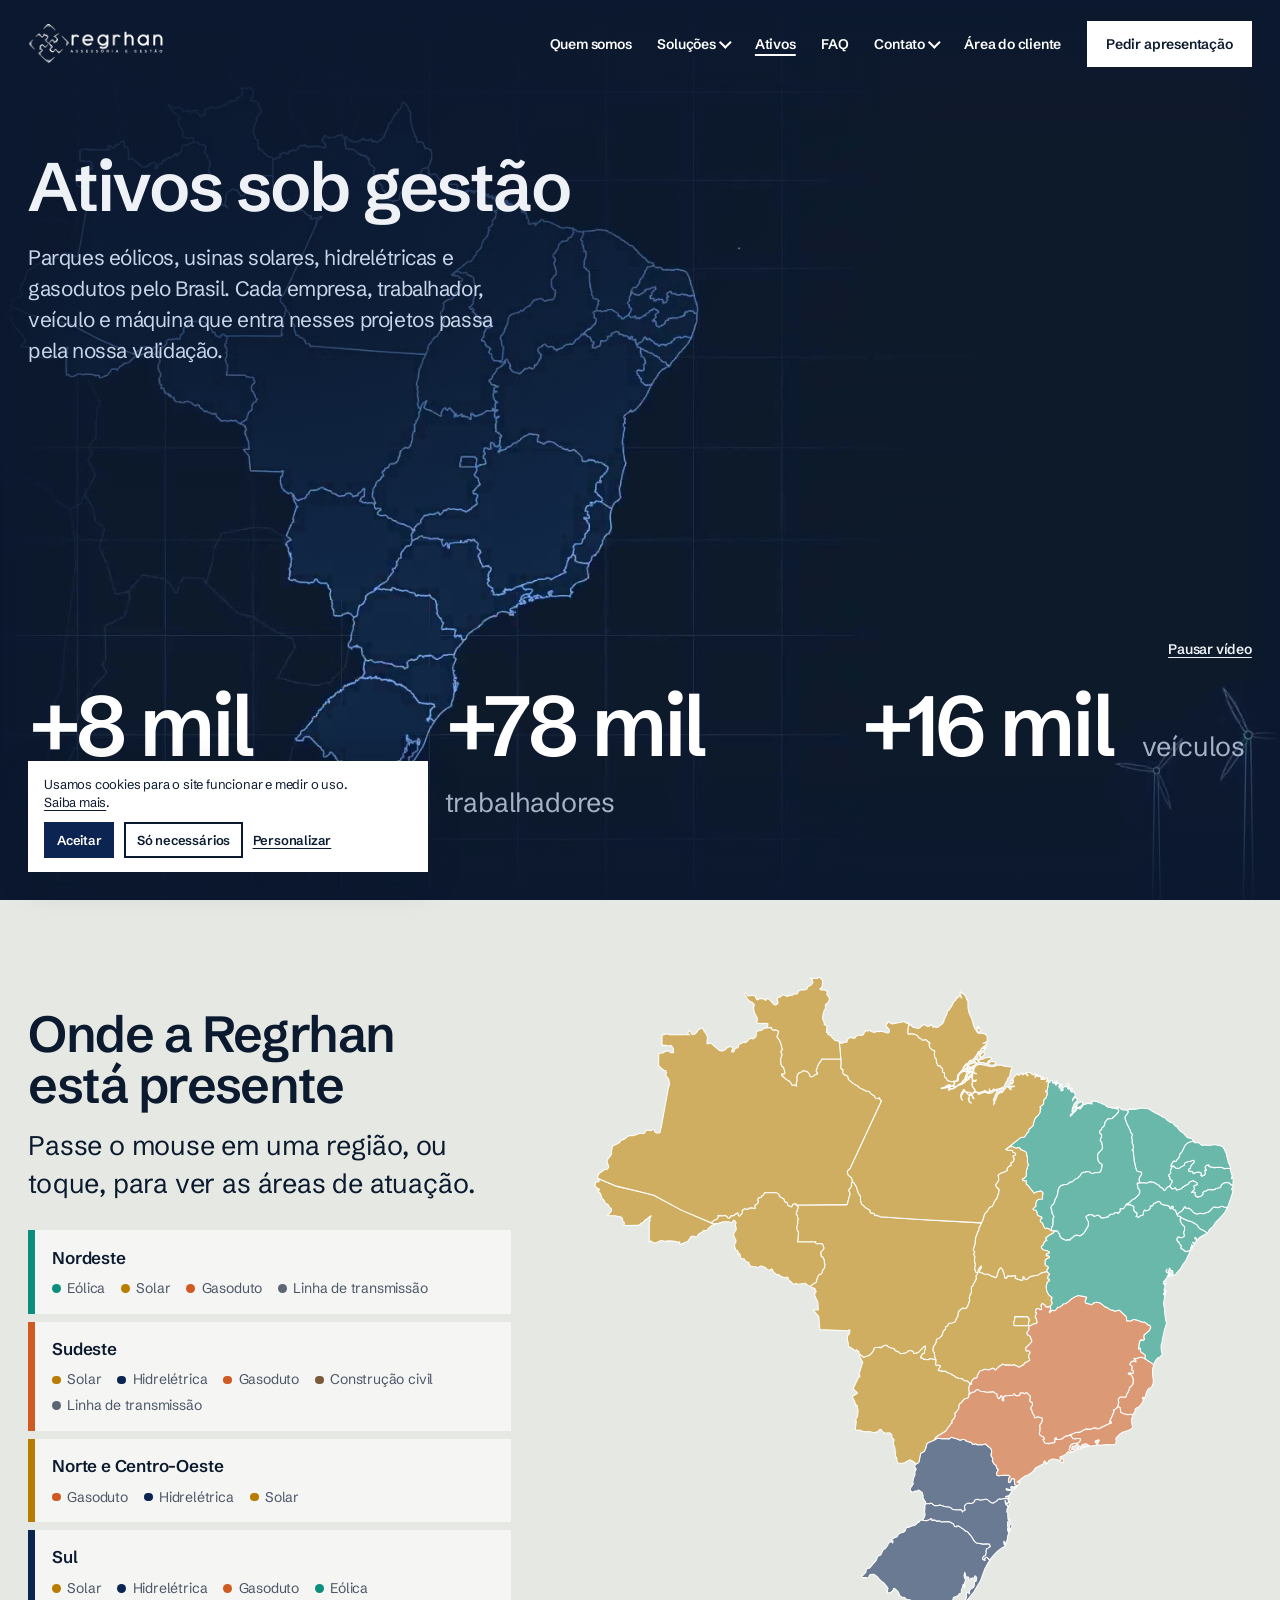
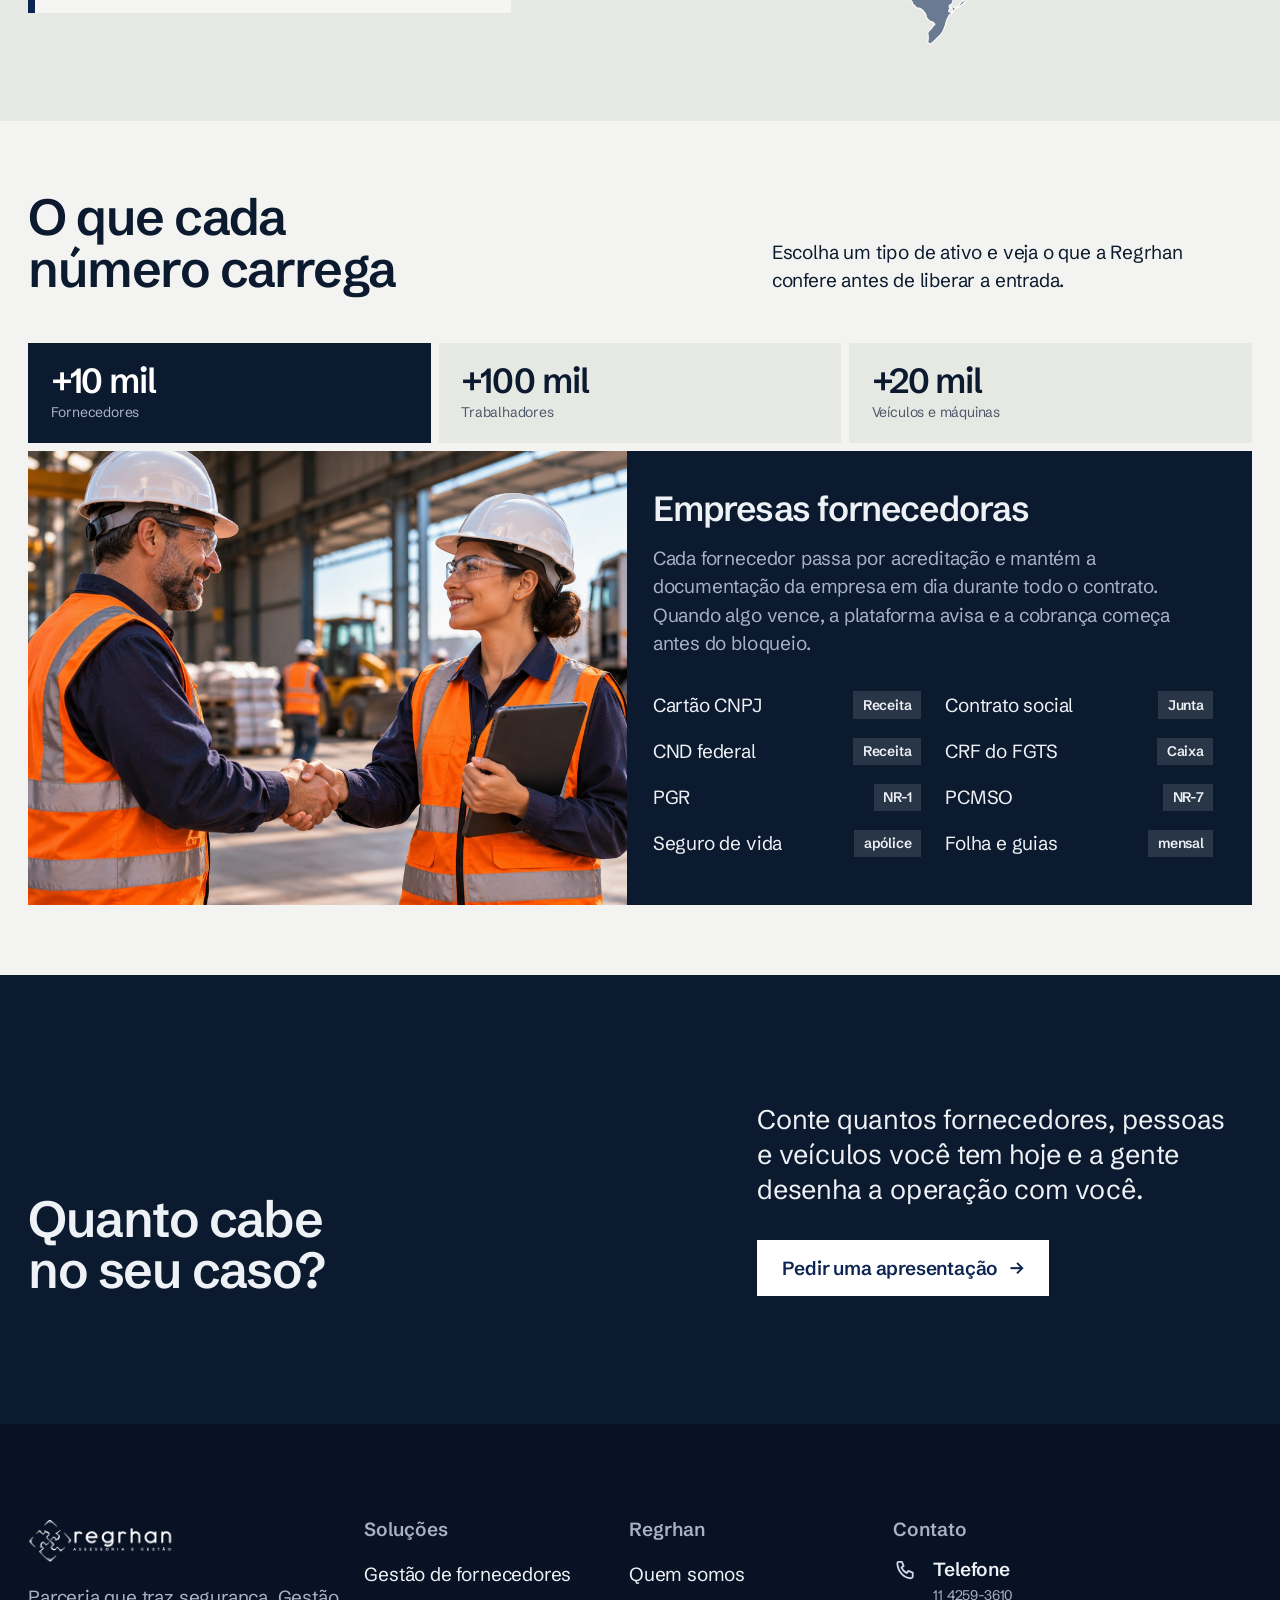
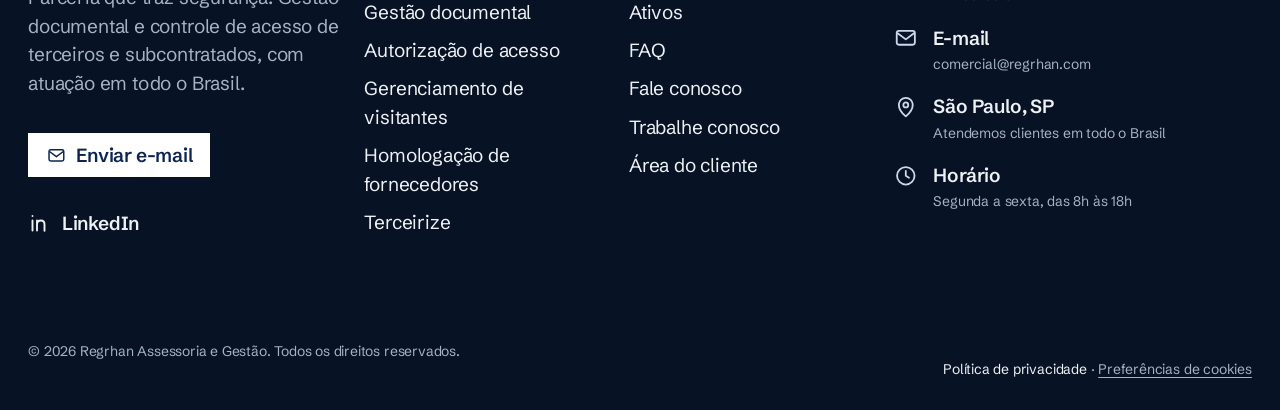
<file: ativos.html>
<!DOCTYPE html>
<html lang="pt-BR" data-email="comercial@regrhan.com">
<head>
<meta name="robots" content="noindex,nofollow">
<meta charset="utf-8">
<meta name="viewport" content="width=device-width, initial-scale=1">
<title>Ativos · Regrhan Assessoria</title>
<meta name="description" content="Fornecedores, trabalhadores, veículos e máquinas acompanhados pela Regrhan.">
<link rel="canonical" href="https://regrhan.com/ativos.html">
<meta name="theme-color" content="#0b2452">
<link rel="icon" type="image/png" sizes="48x48" href="assets/favicon-48-escuro.png">
<link rel="icon" type="image/png" sizes="192x192" href="assets/favicon-192-escuro.png">
<link rel="icon" type="image/png" sizes="48x48" href="assets/favicon-48-claro.png" media="(prefers-color-scheme: dark)">
<link rel="icon" type="image/png" sizes="192x192" href="assets/favicon-192-claro.png" media="(prefers-color-scheme: dark)">
<link rel="apple-touch-icon" href="assets/apple-touch-icon.png">
<meta property="og:type" content="website">
<meta property="og:locale" content="pt_BR">
<meta property="og:site_name" content="Regrhan">
<meta property="og:title" content="Ativos · Regrhan Assessoria">
<meta property="og:description" content="Fornecedores, trabalhadores, veículos e máquinas acompanhados pela Regrhan.">
<meta property="og:url" content="https://regrhan.com/ativos.html">
<meta property="og:image" content="https://regrhan.com/assets/og-image.jpg">
<meta property="og:image:width" content="1200">
<meta property="og:image:height" content="630">
<meta name="twitter:card" content="summary_large_image">
<link rel="preconnect" href="https://fonts.googleapis.com">
<link rel="preconnect" href="https://fonts.gstatic.com" crossorigin>
<link href="https://fonts.googleapis.com/css2?family=Schibsted+Grotesk:wght@400;600;800&display=swap" rel="stylesheet">
<link rel="stylesheet" href="css/site.css?v=13">
<script>document.documentElement.classList.add('js')</script>
</head>
<body>
<header class="site-head on-scene">
  <a class="brand" href="index.html" aria-label="Regrhan, página inicial"><img class="logo-dark" src="assets/logo-ink.png" width="320" height="92" alt="Regrhan Assessoria e Gestão"><img class="logo-light" src="assets/logo-white.png" width="320" height="92" alt=""></a>
  <nav class="nav" aria-label="Principal">
    <a href="quem-somos.html">Quem somos</a>
    <div class="drop"><button type="button" aria-expanded="false" aria-controls="dd-sol">Soluções <span class="chev" aria-hidden="true"></span></button>
      <div class="drop-panel" id="dd-sol"><a href="gestao-de-fornecedores.html">Gestão de fornecedores</a><a href="gestao-documental-de-subcontratados-e-terceiros.html">Gestão documental</a><a href="autorizacao-de-acesso-de-terceiros.html">Autorização de acesso</a><a href="gerenciamento-de-visitantes.html">Gerenciamento de visitantes</a><a href="homologacao-de-fornecedores.html">Homologação de fornecedores</a><a href="terceirize-servicos-de-profissionais-qualificados.html">Terceirize</a></div></div>
    <a href="ativos.html" aria-current="page">Ativos</a>
    <a href="faq.html">FAQ</a>
    <div class="drop"><button type="button" aria-expanded="false" aria-controls="dd-ct">Contato <span class="chev" aria-hidden="true"></span></button>
      <div class="drop-panel" id="dd-ct"><a href="fale-conosco.html">Fale conosco</a><a href="trabalhe-conosco.html">Trabalhe conosco</a></div></div>
    <a href="https://hub.metadata.net/" target="_blank" rel="noopener">Área do cliente</a>
    <a class="button head-cta" href="fale-conosco.html">Pedir apresentação</a>
  </nav>
  <button class="menu-toggle" type="button" aria-expanded="false" aria-controls="menu">Menu</button>
  <div class="menu-sheet" id="menu" role="dialog" aria-modal="true" aria-label="Menu">
    <div class="sheet-top"><img src="assets/logo-white.png" width="320" height="92" alt="Regrhan"><button class="menu-toggle menu-close" type="button" style="display:inline-flex">Fechar</button></div>
    <nav aria-label="Menu do celular">
      <a href="index.html">Início</a>
      <a href="quem-somos.html">Quem somos</a>
      <a href="gestao-de-fornecedores.html">Soluções</a>
      <div class="sub"><a href="gestao-de-fornecedores.html">Gestão de fornecedores</a><a href="gestao-documental-de-subcontratados-e-terceiros.html">Gestão documental</a><a href="autorizacao-de-acesso-de-terceiros.html">Autorização de acesso</a><a href="gerenciamento-de-visitantes.html">Gerenciamento de visitantes</a><a href="homologacao-de-fornecedores.html">Homologação de fornecedores</a><a href="terceirize-servicos-de-profissionais-qualificados.html">Terceirize</a></div>
      <a href="ativos.html">Ativos</a>
      <a href="faq.html">FAQ</a>
      <a href="fale-conosco.html">Fale conosco</a>
      <a href="trabalhe-conosco.html">Trabalhe conosco</a>
      <a href="https://hub.metadata.net/" target="_blank" rel="noopener">Área do cliente</a>
    </nav>
    <a class="button button--light" href="fale-conosco.html">Pedir apresentação <span class="arrow" aria-hidden="true">→</span></a>
  </div>
</header>
<main id="conteudo">
  <section class="hero--deep wrap" aria-labelledby="h1">
    <div class="hd-top">
      <h1 id="h1" data-rise style="--i:1">Ativos sob gestão</h1>
      <p class="lead" data-rise style="--i:2">Parques eólicos, usinas solares, hidrelétricas e gasodutos pelo Brasil. Cada empresa, trabalhador, veículo e máquina que entra nesses projetos passa pela nossa validação.</p>
    </div>
    <figure class="map-video hd-video" data-rise style="--i:3">
      <video muted loop playsinline autoplay preload="auto" poster="assets/regrhan-mapa-projetos.jpg" width="1920" height="1080" aria-label="Mapa animado do Brasil com os projetos atendidos pela Regrhan no Nordeste, Sudeste e Centro-Oeste"><source src="assets/regrhan-mapa-projetos.mp4" type="video/mp4"></video>
    </figure>
    <div class="places-foot map-ctl"><button class="clip-pause" type="button">Pausar vídeo</button></div>
    <div class="hd-figs">
      <p><b data-roll>+10 mil</b> fornecedores</p>
      <p><b data-roll>+100 mil</b> trabalhadores</p>
      <p><b data-roll>+20 mil</b> veículos</p>
    </div>
  </section>

  <section class="on-surface wrap at2" aria-labelledby="h-atlas" data-regions>
  <div class="at2-grid">
    <div class="at2-side">
      <h2 id="h-atlas" data-reveal>Onde a Regrhan está presente</h2>
      <p class="at2-lead" data-reveal style="--i:1">Passe o mouse em uma região, ou toque, para ver as áreas de atuação.</p>
      <ul class="at2-list clean" data-reveal style="--i:2">
        <li><button type="button" class="at2-reg" data-region="ne" style="--rc:#0b8f7c"><b>Nordeste</b><span class="at2-chips"><i><u style="background:#0b8f7c"></u>Eólica</i><i><u style="background:#b87d00"></u>Solar</i><i><u style="background:#cf5a22"></u>Gasoduto</i><i><u style="background:#5b6574"></u>Linha de transmissão</i></span></button></li>
        <li><button type="button" class="at2-reg" data-region="se" style="--rc:#cf5a22"><b>Sudeste</b><span class="at2-chips"><i><u style="background:#b87d00"></u>Solar</i><i><u style="background:#0b2452"></u>Hidrelétrica</i><i><u style="background:#cf5a22"></u>Gasoduto</i><i><u style="background:#7a5a3a"></u>Construção civil</i><i><u style="background:#5b6574"></u>Linha de transmissão</i></span></button></li>
        <li><button type="button" class="at2-reg" data-region="nco" style="--rc:#b87d00"><b>Norte e Centro-Oeste</b><span class="at2-chips"><i><u style="background:#cf5a22"></u>Gasoduto</i><i><u style="background:#0b2452"></u>Hidrelétrica</i><i><u style="background:#b87d00"></u>Solar</i></span></button></li>
        <li><button type="button" class="at2-reg" data-region="su" style="--rc:#0b2452"><b>Sul</b><span class="at2-chips"><i><u style="background:#b87d00"></u>Solar</i><i><u style="background:#0b2452"></u>Hidrelétrica</i><i><u style="background:#cf5a22"></u>Gasoduto</i><i><u style="background:#0b8f7c"></u>Eólica</i></span></button></li>
      </ul>
    </div>
    <div class="at2-map" data-reveal style="--i:1">
      <svg viewBox="0 0 613 639" role="img" aria-label="Mapa do Brasil dividido em quatro regiões de atuação da Regrhan: Nordeste, Sudeste, Norte e Centro-Oeste e Sul"><path data-r="nco" style="--rc:#b87d00" d="m 30.732574,238.03114 -2.08,-0.04 0.54,-1.81 -0.21,-0.83 -0.25,-0.49 -1.25,-0.7 -0.14,-0.45 0.27,-1.15 -0.77,-1.95 -1.09,-0.64 -5.6,-1.25 -7.34,-0.19 0.27,-0.56 2.49,-2.26 0.89,-1.23 0.29,-1.2 -0.22,-1.23 -0.68,-0.91 -0.83,-0.44 -1.68,-2.95 -0.77,-0.44 -0.9,-0.19 -1.13,-1.13 -0.92,-2.38 -2,-1.53 -0.98,-3.62 -0.87,-1.64 -1.88,-1.08 -0.08,-1.17 0.81,0.1 0.42,-0.52 0.07,-0.67 -0.2,-0.42 -2.12,-0.93 -0.36,-0.66 -2.16999996,-1.89 0.04,-0.37 0.62,-0.05 0.49999996,-1.32 -0.01,-1.31 3.01,-0.39 0.5,-0.39 -0.22,-1.35 -1.17,-1.57 0,0 17.95,7.48 23.66,5.66 12.14,3.14 26.44,14.17 28.509996,12.13 0,0 2.97,1.26 0,0 -0.3,0.48 -1.57,0.66 -2.09,1.59 -2.86,2.79 -1.65,0.86 -0.66,-0.18 -1.53,0.18 -0.05,0.56 -1.92,1.3 -2.08,0.99 -1.439996,1.83 -0.44,1.18 -0.61,0.28 -1.17,-0.75 -0.76,-0.13 -2.37,0.05 -0.68,0.26 -0.63,0.45 -0.36,0.86 -2.44,3.48 -3.77,1.25 -0.84,0.69 -1.94,0.51 -1.03,0.03 0.08,-2.11 -1.36,0.2 -3.55,-0.77 -5.24,-0.47 -5.09,0.38 -0.66,-0.58 -2.27,-0.17 -3.56,1.83 -2.73,0.62 -1.68,-0.67 -1.4,-1.44 -1.64,1.16 0.04,-17.55 0.05,-1.1 0.47,-0.71 0.07,-2.35 -0.26,-0.88 0.97,-1.18 0.48,-1.14 -1.16,0.2 -2.97,2.59 -1.6,1.01 -2.06,2.38 -1.95,0.67 -0.65,1.08 -1.81,0.99 z"/><path data-r="ne" style="--rc:#0b8f7c" d="m 562.17257,230.56114 -0.2,-0.73 -1.42,-0.78 -0.45,0.09 -1.02,-0.29 -0.54,-1.4 0,0 1.32,-1.07 0.64,-1.09 2.17,-0.76 2.38,-3.29 0.09,-0.69 0.82,-0.6 1,1.22 1.67,0.3 1.08,-0.12 2.55,2.02 1.9,2.12 1.78,1.05 1.91,0.48 2.5,-0.65 3.14,0.29 1.17,-0.11 1.86,-1.06 1.16,0.05 1.81,-1.11 2.18,-2.29 0.12,-0.45 1.55,-1.24 2,-0.24 2.24,0.85 2.56,-1.29 1.47,-0.19 1.92,0.81 2.9,0.27 0.27,0.21 0,0 -2.78,4.96 -4.55,5.13 -3.58,3.58 -3.04,4.58 -3.33,2.88 -1,2.03 -1.32,1.79 0,0 -0.6,-1.31 -3.59,-2.23 -0.46,-0.03 -1.66,-0.79 -1.76,-1.45 -1.3,-2.45 -5.42,-3.07 -3.68,-0.95 z"/><path data-r="nco" style="--rc:#b87d00" d="m 345.24257,99.961144 -0.94,-0.06 -0.77,0.339996 -1.3,0.12 -2.79,-0.679996 -1.45,-1.03 -0.43,-1.5 -1.87,-1.39 -0.11,-1.3 0.21,-0.69 -0.31,-1.58 -0.33,-0.47 -0.95,-0.19 -0.41,-0.94 0.08,-2.43 -2.93,-3.28 -0.78,0.36 -0.82,-0.19 -1.5,-3.48 0.13,-1.58 -0.59,-1.81 -0.62,-0.56 -0.67,-1.51 -0.19,-2.11 0.43,-3.14 -0.17,-0.33 -2.57,-0.73 -2.02,-2.26 -0.76,-2.83 0.19,-0.72 0.68,-0.23 -0.49,-1.18 -0.68,0.03 -2.84,-2.66 -0.94,0.14 -0.38,0.42 -1.33,0.14 -0.84,-0.27 -0.8,-0.98 -1.14,-0.84 -1.19,-0.12 -0.49,-1.28 -0.67,-0.8 -1.93,-1.05 -1.29,-0.49 -3.39,-0.37 -1.08,0.29 -1.17,-0.02 -0.31,-0.54 -0.24,-1.44 0.25,-4.54 0.62,-1.3 -0.37,-2.3 -0.62,-0.57 0,0 0.35,-0.21 0.99,0.3 -0.01,0.81 -0.29,0.18 0.34,0.97 1.47,-0.06 0.82,0.23 0.35,0.9 0.84,0.71 2.25,0.78 3.29,0.75 2.76,-1.78 0.35,-0.76 1.73,-1.17 0.83,-0.29 0.69,0.94 2.71,0.94 1.08,-0.12 1.72,-1.01 0.12,-0.42 0.32,0.03 1.46,1.3 -0.2,0.87 2.37,-0.17 0.51,0.5 0.95,0.17 0.62,-0.01 0.91,-0.48 1.67,-1.5 1.78,-1.1 1.75,-2.3 0.37,-1 -0.2,-0.54 3.13,-6.5 0.11,-1.82 1.11,-1.3 0.73,-0.19 3.6,-5.79 0.23,-1.15 0.84,-1.2 1.79,-1.55 0.63,-1.66 2.11,-1.14 0.47,-0.92 1.04,-0.58 0.56,1.46 0.88,1.36 -1.67,-4.8 -0.07,-1.29 0.18,-0.33 3.37,2.42 1.14,1.21 0.91,1.22 0.52,1.19 0.03,1.58 0.44,0.31 0.32,-0.48 0.38,-0.1 0.21,0.4 0.21,7.89 0.66,3.87 2.71,6.05 2.66,8.94 3.32,5 1.01,0.35 3.27,-0.08 2.78,0.94 1.29,0.85 0.77,2.65 -0.16,3.33 -1.29,0.96 -1.73,0.43 -0.38,0.33 1.79,-0.15 1.04,-0.42 0.28,0.23 0.12,0.59 -0.17,0.73 -5.03,4.06 -1.17,2.1 -2.15,1.41 -1.94,3.72 -2.91,3.5 -0.7,0.46 -0.94,-0.09 -1.45,0.52 -2.08,2.98 0,0 -1.34,0.07 -0.75,0.9 0,0 -1.47,1.68 -0.97,2.22 -1.12,1.87 -0.84,0.65 -3.01,3.45 -0.36,2.4 0.17,1.8 -1.95,1.81 -0.98,0.12 z m 23.36,-46.99 -0.45,-0.33 -1.1,-1.86 0.07,-0.88 0.23,-0.41 1.66,-0.45 0.43,0.39 0.83,2.27 -0.99,1.1 -0.68,0.17 z m 2.49,17.61 -0.4,-0.25 -0.08,-0.71 1.11,-1.1 0.88,-0.15 1.25,0.24 0.46,-0.11 0.44,-0.64 0.05,0.59 -0.97,1.44 -0.99,0.5 -1.75,0.19 z m 3.44,-2.87 -0.78,-0.23 0,-0.56 0.72,-1.04 1.25,-0.1 0.18,0.35 -0.1,0.51 -1.27,1.07 z m -7.19,-18.42 -0.76,-0.5 0.26,-0.83 0.88,-0.17 0.86,0.32 0.01,0.73 -1.25,0.45 z"/><path data-r="nco" style="--rc:#b87d00" d="m 166.08257,47.551144 0.72,0.78 0.75,0.34 0.61,0.01 1.13,-0.42 0.63,0.11 0.06,0.96 1.21,1.17 0.97,0.37 0.88,-0.21 1.36,0.11 1.95,0.95 0.49,0.66 -0.91,3.32 -0.71,1.5 2.73,3.74 1.66,4.76 0.19,2.26 0.87,1.12 0.05,0.45 -1.62,1.46 0.36,1.59 0.66,1.58 -0.77,3.04 -0.57,0.96 0.29,4.98 0.88,2.17 1.22,0.84 0.58,0.9 1.13,4.33 -0.06,0.58 -1.14,1.32 -1.84,-0.33 -0.14,1.14 5.01,4.42 0.52,0.04 1.96,1.31 1.48,1.649996 1.04,2.04 0.53,0.07 1.34,-0.42 2.36,1.04 -0.44,-2.11 0.75,-2.289996 0.25,-1.73 -0.37,-1.8 0.82,-2.97 1.02,-1.26 1.28,-0.69 2.09,-0.71 0.55,-0.89 1.6,-0.06 2.83,0.93 1.87,2.04 0.92,2.51 1.82,0.23 1.25,-0.46 1.41,-1.41 2.03,-0.55 0.42,-0.39 0.02,-0.53 -1.14,-1.41 -0.23,-0.73 0.11,-0.66 1.15,-2.64 0.07,-1.13 1.66,-3.03 2.33,-3.26 -0.03,-0.68 18.49,0.07 0,0 0.4,4.86 -0.43,1.45 0.18,2.27 0.24,0.68 1.7,0.85 0.18,0.41 -0.35,0.69 -0.05,2.11 1.83,1.99 0.36,0.19 0.7,-0.18 1.84,1.23 0.55,1.83 0.04,0.93 0.3,0.45 4.64,3.769996 4.58,2.54 0.63,0.9 1.35,1.09 1.88,0.67 2.37,1.31 2.26,0.65 1.36,0.15 1.32,0.82 0.08,0.61 1.27,1.34 2.7,1.44 1.1,2.17 1.87,0.79 0.85,-0.61 1.38,-0.35 0.19,0.48 -0.13,0.78 1.81,1.67 -29.9,64.24 -0.78,1.31 -1.45,1.13 -0.58,0.97 -0.03,1.13 0.82,2.33 0.38,0.57 1.07,0.58 1.58,1.56 0.64,1.26 0.15,1.96 0.57,0.57 0,0 -1.18,1.2 -0.2,0.61 -0.06,0.76 0.34,0.84 -0.27,1.01 -1.2,1.82 -0.86,0.64 -0.42,0.85 0.1,0.85 0.66,1.37 0.46,1.94 -1.38,4.22 -1.18,5.22 -1.21,0.73 -47.85,0.32 0,0 0.04,-0.7 -0.36,-0.38 -1.39,-0.28 -1.92,1.08 -0.54,1.74 -0.68,0.19 -3.24,-1.48 -0.68,-2.88 -0.62,-0.2 -0.98,0.13 -0.46,-0.21 -1.25,-3.27 -2.54,-0.98 -1.33,-1.27 -0.8,-1.91 -0.45,-0.49 -2.15,-1.13 -10.79,0.06 -1.38,2.56 -1.72,0.5 0.09,1.17 -0.26,0.22 -2.48,0.53 -1.19,1.59 -0.05,0.67 0.9,0.7 0.17,0.45 -0.36,1.02 -0.81,1.15 -2.06,1.21 -0.11,1.81 0.24,1.46 -3.87,-0.46 -2.13,0.38 -1.2,1.07 -1.79,-0.1 -0.84,-0.55 -0.46,-0.02 -1.75,1.26 -0.53,0.84 0.26,1.75 -2.54,3.16 -0.68,0.08 -0.68,-0.53 -0.64,-2.26 -0.38,-0.09 -1.84,1.02 -1.3,1.21 -1.37,0.39 -0.77,-0.13 -1.08,0.5 -0.41,0.53 -0.13,0.72 -1.22,0.79 -0.37,0.02 -2.31,-2.33 -0.72,-0.37 -2.87,0.33 -3.96,-0.26 0.16,1.29 -0.15,0.56 -1.55,1.81 -1.92,0.58 -3.26,2.56 0,0 -28.509996,-12.13 -26.44,-14.17 -12.14,-3.14 -23.66,-5.66 -17.95,-7.48 0,0 -0.07,-0.65 0.7,-2.92 1.22,-1.4 4.92,-3.47 2.26,-0.24 0.47,-0.3 0.98,-1.56 0.08,-1.03 -1.74,-4.49 0.38,-1.19 1.18,-2.19 1.28,-1.32 0.92,-1.25 0.42,-0.98 0.3,-1.74 -0.29,-1.32 0.67,-2.04 0.31,-2.31 0.73,-0.75 3.66,-1.63 2.19,-1.23 1.15,-1.04 0.44,-1.4 0.78,-0.37 1.41,-0.11 1.65,-0.93 3.54,-2.73 2.42,-0.43 1.51,0.29 4.19,-1.22 1.5,-0.77 1.82,-0.36 3.33,0.38 1.3,-1.59 0.63,-1.45 1.09,-0.61 2.14,0.2 0.64,0.54 1.32,-0.24 1.1,-0.74 1.71,0.12 0.31,0.53 -0.02,1.18 1.61,1.29 2.83,0.08 0.58,-0.4 0.46,-0.78 -0.11,-0.39 1.17,-4.92 6.7,-37.17 1.16,-2.92 -0.99,-4.959996 0.12,-0.26 -1.3,-1.05 -1.48,-2.75 -0.04,-0.49 0.65,-1.39 -0.52,-1.78 -0.37,-0.4 -1.7,-0.59 -3.03,-2.35 -1.94,-2.28 0.2,-11.51 3.89,-0.26 1.75,-1.17 3.5,-0.92 2.68,1.76 1.22,0.11 1.27,-0.43 -0.49,-1.69 0.3,-1.72 -1.37,-2.1 -0.57,-0.54 -1.15,-0.6 -1.51,0.53 -2.79,-0.61 -3.57,0.09 -0.06,-9.9 0.96,0.04 1.32,-0.58 2.28,-0.6 2.84,0.87 19.03,0.06 -0.46,-0.66 -0.79,-0.14 -0.38,-1.2 0.95,-1.93 1.43,0.4 0.61,1.52 0.87,1.32 0.66,0.35 0.83,0.01 1.61,-0.61 1.94,-2.09 0.32,-0.84 1.259996,-1.24 2.55,-1.39 1.29,0.46 1.17,2.58 1.62,1.99 0.74,1.3 0.66,1.78 0.23,1.55 -0.49,3.63 0.2,1.76 3.2,-0.75 8.31,7.06 0.79,0.28 2.5,0.21 2.3,-1 1.7,-1.7 2.11,-1.16 2.19,-0.11 0.56,0.29 0.77,1.08 -0.02,0.97 -1.11,1.7 0.37,0.98 0.58,0.27 1.33,-0.72 0.56,-0.91 0.23,-1.29 1,-1.16 0.47,-0.23 1,0.18 0.55,-0.18 0.41,-0.66 0.46,-2.31 0.51,-0.37 1.51,-0.36 2.93,-1.77 0.97,0.55 0.93,-0.29 1.6,-1.04 1.02,-1.61 2.11,-1.21 2.03,0.55 2.36,-1.65 0.55,-0.82 0.44,-2.66 -0.03,-1.29 0.77,-0.92 1.03,-0.42 1.74,-0.02 1.34,-0.39 2.06,-1.6 0.96,-0.37 2.28,-0.3 z"/><path data-r="ne" style="--rc:#0b8f7c" d="m 527.76257,365.59114 -0.36,-0.83 0.68,-1.35 -0.01,-0.53 -0.53,-1.04 -4.13,-3.05 -0.15,-0.51 0.22,-1.51 -0.57,-1.23 -0.65,0.24 -0.2,0.45 -0.34,0.18 -0.22,-0.25 0.53,-4.4 0.82,-3.3 0.82,-0.88 2.47,0.24 1.02,-0.71 0,-0.42 -0.56,-1.02 0.16,-2.65 4.96,-4.22 1.47,-3.08 -0.42,-1.17 -0.78,-1.02 -0.89,-0.06 -0.73,-0.38 -2.83,-2.47 -2.12,0.02 -2.19,-0.6 -2.27,-1.08 -2.73,-0.56 -1.98,-0.14 -1.32,0.99 -1.47,0.5 -2.61,-0.45 -0.57,0.21 -0.44,-3.96 -6.52,-6.2 -0.38,-0.18 -4.39,1.23 -1.53,-1.24 -0.51,0.21 -0.93,-0.22 -2.54,-1.22 -2.17,-1.62 -0.98,0.18 -4.35,-3.63 -1.1,-0.54 -2.73,-0.75 -1.77,0.25 -1.88,0.9 -0.81,1.12 -0.64,0.18 -5.33,-1.47 -0.61,-0.49 -0.26,-1.5 0.14,-0.89 1.29,-2.74 -0.86,-0.46 -2.28,-0.52 -2.18,-0.04 -1.2,-0.5 -1.79,-0.08 -3.83,1.58 -4.26,3.03 -0.64,1.11 -3.37,1.87 -2.02,0.4 -0.95,1.18 -1.81,1.55 -1.43,0.52 -1,-0.15 -1.85,2.58 -1.04,0.77 -2.13,-0.38 -0.72,0.13 -0.69,1 -1.34,0.92 -0.4,-0.24 1.43,-3.43 -0.51,-2.41 0,0 1.48,-1.97 0.25,-0.77 -0.23,-1.27 -0.67,-1.72 0.1,-0.67 0.71,-1.42 -0.05,-0.46 -3.21,-2.62 -1.69,-3.46 -0.62,-3.52 0.05,-1.55 1.2,-3.83 1.59,-1.03 0.23,-0.38 0.06,-0.94 -1.63,-0.84 -0.11,-0.33 0.48,-2.52 1.43,-1.06 -0.02,-0.37 -2.72,-2.46 0,0 -0.04,-0.93 1.36,-2.38 -0.04,-1.07 -0.17,-0.42 -1.46,-0.49 -0.94,-0.65 -0.35,-1.26 0.06,-2.92 0.19,-0.85 1.95,-1.67 1.14,-0.42 0.96,-0.72 -0.29,-0.63 -0.58,-0.52 -0.92,-0.29 -1.03,0.18 -0.35,-0.33 -0.09,-0.5 0.42,-0.96 2.04,-0.82 0.56,-0.45 -0.04,-0.76 -1.88,-0.98 -3.58,-0.67 -1.86,-1.96 -0.23,-0.92 0.5,-1.16 1.01,-0.73 1.52,-3.48 0.9,-0.61 1.01,-0.27 0.35,-0.38 -1.29,-1.8 0.19,-0.37 3.21,-2.62 3.82,-2.02 0.56,-0.47 0.22,-0.98 0.69,-0.65 0,0 2.33,-0.02 1.44,1.34 0.66,1.04 0.53,2.21 1.76,2.49 4.18,1.86 1.8,-0.52 2.11,0.18 0.33,-0.21 0.75,-1.45 1.14,-0.37 0.67,-0.87 1.17,-0.89 2.21,-0.75 1.33,0.17 1.48,0.53 1.35,-0.42 2.97,-2.42 2.95,-5.05 0.72,-0.86 0.24,-0.92 0.3,-2.56 -0.12,-1.16 -2.24,-4.43 0.05,-0.93 3.24,-1.65 1.95,-0.02 1.5,0.46 0.41,0.93 0.32,0.18 2.12,-0.43 1.39,-0.54 1.33,0.38 1.71,0.99 -0.13,0.65 0.19,0.29 0.82,0.28 3,-0.11 1.47,-0.64 1.7,-0.1 0.82,-1.22 1.51,-1.34 2.73,-0.34 0.77,-0.36 0.81,-0.98 2.17,0.01 0.62,0.63 0.31,0.05 1.86,-1.81 -0.1,-2.4 1.99,-0.38 0.79,0.18 1.05,-0.66 1.5,-2.31 0.46,-1.15 0,0 0.89,0.4 1.16,-0.27 2.2,0.29 2.82,1.39 0.44,0.51 -0.06,2.73 0.72,1.94 2.21,0.91 0.27,2 -0.92,1.68 1.83,0.62 0.96,-0.22 0.82,-0.92 2.87,-0.88 0.77,-3.58 0.5,-0.87 0.75,-0.16 0.78,0.53 0.63,0.05 2.39,-1.02 1.1,-1.24 0.17,-0.59 -0.25,-1.36 0.29,-0.25 2.24,-0.45 0.77,-2.05 1.65,-0.44 2.53,-1.46 0.59,-0.1 1.49,0.56 0.83,1.44 1.36,0.81 2.36,0.78 2.99,0.4 1.58,1.15 0.54,1.65 0.39,0.27 0.43,-0.15 0.29,-1.75 0.43,-0.44 1,-0.01 0.45,0.32 0.02,0.63 -0.62,0.88 0.45,0.83 0.5,0.37 2.1,0.86 0.02,0.94 1.22,3.05 0,0 0.54,1.4 1.02,0.29 0.45,-0.09 1.43,0.79 0.2,0.72 0,0 -0.67,1.16 0.21,2.14 1.28,2.5 1.99,1.95 0.75,1.15 -0.08,3.12 -0.66,1.62 -0.09,0.88 0.76,2.75 -0.3,0.58 -0.69,0.55 -2.55,1 -1.13,-0.75 -1.71,-0.01 -0.32,0.3 -0.59,1.58 0.02,0.77 0.95,1.6 1.1,0.66 0.52,1.49 1.43,1.51 0.15,0.39 -0.13,1.42 -0.34,0.39 0.12,0.42 0.59,0.52 1.93,0.92 0.48,0.71 0.54,0.34 1.55,0.64 2.89,-0.88 0,0 0.64,-0.02 0.36,0.41 -4.08,8.83 -3.83,5.19 -1.03,2.33 -5.03,5.74 -2.45,1.26 -0.87,-0.01 0.3,-1.43 0.37,-0.15 0.14,-1.1 -0.45,-1.93 -1.87,-0.25 -0.43,-1.3 -0.68,-0.75 -0.37,0.6 -0.46,2.33 -0.5,0.87 -0.55,0.38 -0.56,-0.29 -0.49,-1.74 0.11,-0.32 0.31,-0.13 -0.03,-0.39 -0.87,1.29 0.93,1.69 0.46,0.23 0.37,-0.15 1.15,0.26 -0.46,1.81 -1.21,1.15 -0.25,1.82 -1.25,0.97 -0.35,0.67 -0.2,0.84 0.18,0.85 -1.35,-0.39 -0.21,0.39 -0.36,2.52 0.36,-0.72 0.75,0.21 0.24,0.54 -0.23,0.41 0.06,0.62 0.3,0.3 0.33,1 -1.04,2.51 0.57,3.44 -0.55,0.49 -0.57,-0.22 -0.14,1.13 0.59,0.46 1.21,-1.72 -0.47,-2.21 0.82,-0.61 0.25,0.54 -0.06,1.76 -0.96,2.61 -0.74,5.43 -0.51,1.81 0.2,2.47 0.78,2.85 0.19,4.54 0.87,6.41 0.99,3.42 -2.21,6.66 -1.35,6.65 -0.47,1.01 -0.16,2.86 -1.06,3.72 -0.09,2.33 0.39,4.42 0.89,1.71 -2.24,2.98 -1.81,0.67 -0.94,0.64 -2.72,3.89 -0.57,2.04 0,0 -8.09,-5.14 -0.31,-0.53 z m 22.28,-78 -0.23,-1.2 0.74,-0.41 1.06,-1.04 0.16,-0.64 -0.37,-0.73 0.76,0.14 0.82,1.05 -0.05,0.53 -2.89,2.3 z m -2.53,6.85 -0.63,-0.03 0.01,-0.67 0.26,-0.36 -0.8,-0.22 -0.42,-0.4 0.13,-1.07 1.87,-0.15 0.16,0.2 0.11,1.13 -0.69,1.57 z"/><path data-r="ne" style="--rc:#0b8f7c" d="m 574.05257,157.11114 -4.89,1.59 -2.61,2.01 -3.3,6.69 -0.84,1.12 -0.87,0.57 -0.65,1.67 0.15,0.74 -1.4,2.44 -1.46,1.51 -0.57,1.1 -1.03,0.26 -0.78,-0.51 -0.51,0.07 -0.84,0.88 -1.41,2.25 -0.34,1.97 0.64,0.17 0.66,-0.38 0,0 -0.08,0.54 -0.84,1.15 -1.03,3 0.52,1.31 -0.66,1.31 -1.09,0.63 -0.17,0.38 -0.12,0.93 0.24,0.41 0.58,0.29 0.35,0.72 -0.02,1.66 1.24,0.89 0.69,0.08 0.34,1.19 -1.61,3.49 -1.19,1.12 0.17,0.25 0,0 -1.59,0.49 -1.07,0.83 -1.54,2.29 -1.65,0.05 -0.63,-1.64 -0.78,-0.57 -1.36,-0.48 -1.01,-1.07 -0.46,-0.99 -1.83,-0.83 -2.85,-1.9 -3.08,-0.42 -1.29,0.1 -2.14,0.8 -1.63,0.19 -0.89,-0.24 -4.93,-0.2 0,0 0.06,-1.32 -0.68,-0.68 -0.08,-0.97 1.14,-3.11 1.5,-2.25 0.01,-0.69 -0.77,-1.16 -2.56,-0.47 -1.31,-0.65 -1.01,-2.67 -1.05,-5.2 -0.76,-2.57 0.24,-0.45 -0.94,-8.16 -0.11,-0.38 -0.92,-0.69 0.8,-0.58 0.59,-1.58 -0.6,-2.99 -1,-2.01 0.48,-1.6 -0.79,-3.87 0.74,-1.36 0.02,-0.76 -1.36,-1.59 -0.44,-1.73 -3.15,-6.42 -1.8,-4.72 -0.29,-1.29 0.18,-1.46 1.58,-1.97 1.09,-1.85 0.11,-0.8 0,0 0.19,-0.14 -0.04,-0.62 -0.4,-0.66 0.65,-0.81 6.74,-0.22 2.89,-0.43 2.07,-0.66 7.4,0.79 2.12,1.12 1.94,1.5 4.12,2.18 1.46,0.52 4.82,3 1.21,0.2 2.22,2.29 2.99,2.11 2.57,0.72 2.44,2.91 1.22,0.61 2.96,3.81 4.16,3.08 1.46,2 1.04,0.99 1.5,0.82 1.15,0.03 2.37,0.92 0.79,0.67 z"/><path data-r="nco" style="--rc:#b87d00" d="m 416.97257,334.13114 -14.69,-0.02 -0.52,-3.26 0.92,-1.83 0.38,-3.73 11.95,0.01 1.83,1.98 0.06,2.21 -0.59,1.19 -0.21,2.44 z"/><path data-r="se" style="--rc:#cf5a22" d="m 501.89257,411.63114 -0.29,-0.14 0.44,-2.34 0.57,-1.3 -0.59,-3.12 0.16,-0.42 1.72,-2.06 5.15,0.03 0.55,-0.32 0.97,-3.24 1.11,-1.27 0.88,-2.29 0.24,-1.72 0.26,-0.44 1.24,-0.86 1.71,-2.09 0.54,-2.97 -0.29,-2.43 -1.27,-2.81 -1.1,-1.27 -0.52,-0.09 -0.45,0.29 -0.76,-0.28 -0.49,-0.71 0.43,-0.55 1.48,-0.09 0.8,0.35 0.97,0.03 0.95,-0.24 0.32,-0.42 -0.17,-1.72 -1.31,-0.35 -0.21,-0.41 0.3,-1.54 0.03,-1.92 -0.52,-0.66 -1.33,-0.67 -0.3,-0.7 1.17,-1.93 2.17,-1.31 0.31,-0.02 1.05,0.74 1.13,0.11 0.02,-0.81 -1.67,-2.27 1.34,0.13 2.18,-0.29 0.84,-0.61 1.08,-0.32 1.58,-0.08 2.54,0.81 0.91,0.55 0,0 0,0 0,0 0.3,0.53 8.1,5.14 0,0 -0.93,3.35 -0.31,2.86 0.12,3.59 0.72,6.15 -0.31,2.47 -1.49,3.18 -2.75,1.39 -0.55,0.6 -1.67,3.33 -0.98,3.8 -0.77,1.47 -0.83,-0.68 -0.88,-0.13 -0.29,1.28 1.35,0.52 -1.94,4.24 -3.45,3.84 -0.24,-0.27 -1.86,0.66 -0.8,1.23 -0.06,1.39 -0.42,1.25 -1.59,2.02 -0.29,1.13 0,0 -1.62,-1.06 -2.99,0.37 -4.34,-1.01 -2.5,-1.13 -0.67,-4.71 z"/><path data-r="nco" style="--rc:#b87d00" d="m 416.97257,334.13114 -0.87,-1.01 0.21,-2.44 0.59,-1.19 -0.06,-2.21 -1.83,-1.98 -11.95,-0.01 -0.38,3.73 -0.92,1.83 0.52,3.26 14.69,0.02 0,0 0,0 0,0 -0.53,1.52 0.31,1.57 -0.68,1.59 -1.04,1.25 -0.41,1.47 0.85,1.21 0.85,0.34 1.42,1.03 1.65,4.56 0,0.6 -2.32,2.71 -3.24,3.01 -0.43,2.14 1.09,1.11 0.9,-0.47 1.58,0.57 0.47,0.61 0.18,1 -0.17,0.71 -0.73,0.9 -0.51,1.89 1.19,3.46 -3.09,2.06 -1.16,0.2 -0.86,0.9 -0.48,1.12 -4.89,2.74 -0.7,-0.77 -4.35,-1.86 -0.55,0.48 -0.58,0.09 -1.75,0.01 -1.48,-0.28 -3.86,0.16 -2.01,-0.89 -4.13,2.64 -2.91,2.92 -0.33,0 -1.31,-1.42 -1.52,-0.3 -3.19,1.64 -3.71,-0.62 -2.48,0.96 -2.23,0.54 -1.41,2.1 -1.21,2.46 0.06,1 -0.84,1.3 -0.82,0.28 -0.84,-0.16 -0.45,0.14 -0.94,0.74 -1.64,2.1 -0.57,1.9 0.56,0.61 -0.01,0.34 -0.36,0.23 -0.86,-0.46 0,0 -0.24,-0.45 -2.66,-2.24 -3.15,-0.61 -1.62,-1.55 -1.9,-0.43 -1.49,-0.04 -3.35,-1.34 -0.68,-0.85 -3.07,-1.56 -0.67,-0.61 -1.44,-0.71 -1.14,-0.17 -2.7,-1.68 -2.78,0.16 -3.8,-0.7 -0.13,-0.33 0.26,-0.84 0.57,-1.17 1.31,-1.76 -0.08,-0.42 -2.25,-0.9 -1.14,0.67 -0.66,-0.19 -0.28,-0.41 -0.23,-1.11 0.26,-2.58 -0.19,-1.77 0,0 -0.95,-2.2 -0.18,-3.43 -1.41,-2.19 -0.16,-0.71 0.4,-3.41 2.55,-3.85 0.38,-2.91 0.7,-0.77 2.02,-0.84 1.92,-1.77 1.25,-2.02 0.33,-1.95 0.5,-1.01 1.28,-1.04 0.82,-1.43 0.08,-1.54 1.75,-0.97 1.4,-2.62 2.65,-0.13 2.72,-0.86 0.32,-0.28 1.98,-4.19 0.71,-0.96 0.64,-4.1 0.38,-0.74 1.92,-1.94 1.65,-1.01 1.07,-0.26 1.23,0.68 1.21,-0.73 1.39,-1.43 0.84,-2.93 1.17,-2.87 -0.01,-0.8 -0.48,-1.14 0.58,-2.74 1.6,-3.09 -0.12,-5.18 1.21,-0.78 1.03,-2.63 2,-3.17 0.39,-1.07 -0.16,-2.72 0.35,-0.9 0.97,-0.86 0.27,-1.13 -0.08,-0.63 0,0 0.34,-0.45 0.2,-1.88 0.66,-1.23 1.81,-2.09 0.56,-0.3 -0.03,1.71 -1.22,1.88 -0.52,2.34 2.4,0.4 2.2,1.03 3.93,0.4 3.09,1.71 4.07,1.43 0.63,-0.23 1.63,-5.94 1.47,-2.39 1.18,-0.97 1.15,1.31 1.04,1.88 1.11,3.71 0.61,3.1 1.14,0.05 0.75,-0.75 0.3,-1 0.56,-0.54 2.76,0.34 4.53,-0.53 0.22,0.74 -0.56,1.56 3.13,1.47 3.35,0.68 0.69,-0.08 0.51,-3.3 0.55,0.03 1.51,2.62 0.46,0.24 1.78,-0.9 2.52,-2.08 4.53,-1 1.55,0 2.56,-1.1 1.74,-1.34 5.36,-1.42 0,0 2.72,2.46 0.02,0.38 -1.43,1.06 -0.48,2.52 0.1,0.33 1.63,0.84 -0.06,0.94 -0.23,0.38 -1.59,1.03 -1.19,3.83 -0.05,1.55 0.62,3.52 1.7,3.46 3.21,2.62 0.05,0.47 -0.72,1.42 -0.1,0.67 0.67,1.72 0.23,1.28 -0.25,0.77 -1.48,1.97 0,0 -1,1.01 -3.23,-0.34 -0.9,-1.76 -2.42,-1.48 -1.17,1.49 0.58,3.77 -0.57,0.54 -0.4,0.13 -2.78,-1.14 -1.17,0.23 -0.37,0.28 -0.72,3.18 0.72,0.1 0.49,1.16 -0.57,0.94 -0.73,0.7 0.04,1.9 0.42,0.61 0.53,0.19 0.69,4.26 -0.53,0.53 -3.36,0.9 -2.29,1.51 z"/><path data-r="ne" style="--rc:#0b8f7c" d="m 458.83257,129.18114 -0.04,0.33 -2.04,2.15 -0.43,0.17 -0.04,1.44 1.97,-1.7 0.68,-1.21 2.12,-1.58 0.89,-1.14 1.03,-6.33 1.15,-0.7 1.11,-0.12 1.67,-0.92 0.65,-0.13 0.46,0.12 0.08,1.63 -0.2,0.45 -1.42,1.87 -3.21,1.75 -0.03,0.72 0.73,0.12 0.45,-0.81 1.15,-0.31 0.22,0.83 -0.59,0.51 0.25,0.3 4.21,-4.97 0.86,0.33 2.58,-0.93 4.04,0.43 -0.46,-2.41 0.61,-0.23 2.42,0.08 1.78,0.38 2.63,1.05 1.04,0.11 2.15,1.38 1.4,0.03 1.26,1.3 1.89,1.32 2.5,0.58 1.16,-0.19 0.56,0.76 0.34,0.05 1.59,-0.09 2.46,0.66 0.26,-0.9 -0.67,-0.47 1.67,-0.38 0.57,0.11 -0.09,0.42 0,0 -0.46,1.43 0.23,0.72 0.63,0.54 -0.38,1.53 -1.79,2.27 -4.13,3.97 -3.32,0.46 -0.8,-0.16 -2.92,3.4 0.04,1.8 -0.88,1.83 -1.89,1.85 -0.82,1.98 -0.64,0.17 -0.77,1.05 0.36,1.92 1.23,0.83 0.38,1.28 -0.28,1.46 -1.14,2.87 1.58,2.81 0.55,2.98 -0.11,2.43 -0.21,0.55 -4.1,4.42 -0.17,2.48 0.12,2.11 0.51,2.3 1.78,2.04 1.61,0.91 0.17,0.5 0.13,0.84 -0.39,2.2 -0.29,0.44 -0.12,1.21 -0.5,1.46 -1.21,1.31 -2.29,0.29 -0.65,-0.28 -0.83,0.04 -2.43,0.86 -1.52,0.11 -2.5,-1.82 -1.01,-0.21 -1.46,0.19 -1.01,0.6 -1.12,0.26 -0.23,-0.3 -0.84,0.24 -0.5,0.22 -1.9,1.91 0.01,0.46 -0.63,0.87 -2.01,2 -2.34,0.91 -2.87,2.56 -1.33,0.53 -1.05,0.04 -1.7,1.53 -1.08,0.36 -2.61,0.32 -2.72,0.76 -2.13,1.95 -0.98,2.97 -0.39,2.97 -0.63,2.32 -1.45,2.74 -0.3,0.22 -0.34,0.82 -0.13,1.52 -1.2,2.48 -1.7,1.4 -0.73,2 0.71,1.94 0.47,3.18 1.73,3.06 -0.04,0.52 -0.76,1.4 -0.13,6.36 -1.15,2.45 -0.26,1.06 -0.05,1.92 0,0 -1.28,-0.66 -0.61,-0.82 -0.82,-0.45 -0.99,-0.29 -1.78,0.2 -0.71,-0.18 -1.35,-2 -0.99,-2.86 -2.13,-1.62 -0.14,-1.65 1.64,-1.81 -0.08,-0.53 -3.88,-1.95 -0.62,-1.05 -0.06,-1.66 -0.75,-1.59 -0.94,-0.69 -2.08,-0.28 -0.2,-0.42 0.26,-0.71 2.63,-2.54 -0.37,-1.31 0.73,-2.68 0.69,-1.43 0.57,-0.55 1.34,-0.54 3.39,-0.35 -0.39,-1.35 0.64,-3.25 -0.08,-1.76 -1.8,-1.21 -4.27,0.94 -2.15,1.34 -2.27,-3.02 -0.91,-0.85 -3,-4.15 -0.88,0.07 -0.84,-1.44 0.61,-1.19 -0.11,-0.88 -0.25,-0.34 -1.37,-0.24 -0.42,0.27 -1.93,-1.33 0.18,-0.71 1.76,-0.66 1.75,-2.04 0.25,-1.59 -0.28,-1 0.31,-2.36 1.77,-6.16 0.01,-0.43 -0.68,-1.14 -0.23,-1.08 0.21,-3.72 -0.64,-1.5 -0.47,-3.49 -0.84,-1.03 -3.4,-1.44 -1.22,-0.02 -0.28,-0.32 -0.08,-1.03 -0.59,-0.69 -1.74,-0.29 -0.96,0.52 -1.4,-0.09 -2.78,-1.51 -0.86,-0.06 -1.96,0.53 -2.62,1.85 -0.53,0.64 0,0 -0.49,-0.08 14.71,-11.83 2.35,0.23 1.17,-0.92 1.55,-2.17 0.43,-1.15 1.55,-1.17 0.62,-2.88 1.12,-0.46 2.44,-2.32 0.47,-1.21 0.29,-1.9 1.6,-4.69 1.96,-1.54 1.48,-1.76 0.83,-1.45 0.46,-1.28 -0.18,-1.82 0.79,-0.81 -1.04,-1.58 3.68,-3.09 -0.13,-1.64 0.5,-2.38 1.74,-1.57 0.36,-0.71 0.9,-3.02 0.08,-1.61 -0.43,-0.53 -0.99,0.16 -0.27,-0.49 0.05,-0.62 1.14,-0.15 0.57,-0.74 0.71,-4.39 -0.16,-1.38 0.47,-1.03 0.77,-0.45 0,0 0.63,0 0.24,-0.24 -0.06,-0.54 0.34,-0.749996 0.58,-0.53 1.34,0.98 0.45,1.839996 1.19,0.12 0.77,-1.36 0.61,2.93 0.99,0.04 0.29,-0.49 0.07,-0.94 0.85,-0.04 1.69,0.53 0.5,0.69 -1.43,1.7 0.67,0.7 0.02,0.55 1.21,-2.04 0.49,-1.54 0.45,0 0.4,1.02 0,0.58 -0.87,0.92 -0.27,0.99 0.08,2.71 0.26,0.33 0.47,0.12 0.58,-0.14 0.96,-0.93 -0.47,-1 0.14,-0.6 1.32,-1.43 1.05,-0.25 2.13,0.59 1.5,-1.11 0.05,0.92 -0.36,0.21 -1.13,1.53 0.59,0.58 0.1,-0.37 1.25,-0.6 0.58,0.79 -0.14,1.21 1.63,1.75 0.86,-0.44 1.58,0.67 0.77,2.4 -0.11,0.95 -2.19,2.73 -0.38,0.89 0.1,0.66 0.6,-1.03 1.75,-1.68 0.83,-0.03 0.87,0.81 0.52,1.89 -0.27,1.23 -0.97,0.19 -1.03,0.91 -1.16,1.49 0.07,0.77 -1.16,2.35 -0.62,3.52 0.21,0.34 0.87,0.23 z m 0.52,0.45 -0.06,-0.79 0.53,-1.53 -0.41,-1.07 0.13,-0.66 0.91,-1.24 0.55,-0.19 0.05,2.35 -0.22,1.34 -0.8,0.6 -0.68,1.19 z m -6.3,-25.76 -0.44,-0.46 -0.08,-0.6 0.8,-1.12 0.84,-0.03 0.68,0.42 0.1,0.34 -0.19,0.36 -1.71,1.09 z m 3.5,4.18 -0.29,-0.3 0.06,-0.53 1.06,-0.89 0.48,0.07 0.5,0.85 -0.14,0.61 -0.4,-0.17 -1.27,0.36 z m -14.16,-4.81 -0.21,-0.05 0.95,-3.579996 0.3,0.09 0.03,0.23 -0.41,3.059996 -0.66,0.25 z"/><path data-r="nco" style="--rc:#b87d00" d="m 207.22257,296.31114 1.47,-1.43 4.11,-2.57 0.52,-2.45 1.43,-3.78 0.93,-1.08 1.64,-0.53 0.43,-0.41 0.58,-0.84 0.52,-2.25 1.66,-2.01 0.56,-2.24 0.07,-1.71 -0.58,-1.49 0.04,-2.05 -1.53,-3.34 -0.9,0.03 -0.58,-0.51 -0.43,-3.25 0.14,-1.32 1.36,-1.08 1.4,-1.75 0.17,-0.75 -1.41,-3.59 -1.07,-0.43 -1.11,-0.11 -3.5,0.09 -1.22,-1.11 0.24,-0.56 -17.16,-0.05 0.9,-9 -1.5,-2.75 -0.27,-1.76 0.03,-0.8 1,-3.52 -0.38,-1.93 0.94,-1.67 -0.83,-2.27 -0.15,-1.39 -0.26,-0.61 -0.78,-0.47 -0.06,-0.35 1.29,-4.99 0.76,-1.42 -0.6,-1.24 -1.4,-0.97 0,0 47.85,-0.32 1.21,-0.73 1.18,-5.22 1.38,-4.22 -0.46,-1.94 -0.66,-1.37 -0.1,-0.85 0.42,-0.85 0.86,-0.64 1.2,-1.82 0.27,-1.01 -0.34,-0.84 0.06,-0.76 0.2,-0.61 1.18,-1.2 0,0 1.17,1.08 2.45,4.06 0.4,1.76 1.37,3.96 1.32,1.93 0.77,1.62 -0.23,2.44 0.48,2.4 0.73,2.2 1.53,1.11 3,2.75 3.38,1.7 0.23,0.94 -0.04,1.1 0.23,0.49 0.95,0.4 0.82,-0.17 1.63,0.45 0.54,0.72 0.2,1.08 0.35,0.32 1.37,-0.45 3.69,1.49 34.04,2.42 62.97,3.48 0,0 -0.65,1.02 -0.56,1.89 -1.1,1.25 -0.44,3.14 -0.43,0.85 -0.37,0.27 -1.94,5.29 -0.54,2.97 -0.04,2.95 -1.88,5.99 0.06,0.86 1.39,1.34 -0.16,0.87 -0.82,0.89 -0.05,0.5 1.1,2.25 -0.47,3.31 0.01,1.57 0.52,0.58 0.44,3.05 -0.74,2.76 0.98,3.34 0.96,0.51 0.8,0.02 0,0 0.08,0.63 -0.27,1.13 -0.97,0.86 -0.35,0.9 0.16,2.72 -0.39,1.07 -2,3.17 -1.03,2.63 -1.21,0.78 0.12,5.18 -1.6,3.09 -0.58,2.74 0.48,1.14 0.01,0.8 -1.17,2.87 -0.84,2.93 -1.39,1.43 -1.21,0.73 -1.23,-0.68 -1.07,0.26 -1.65,1.01 -1.92,1.94 -0.38,0.74 -0.64,4.1 -0.71,0.96 -1.98,4.19 -0.32,0.28 -2.72,0.86 -2.65,0.13 -1.4,2.62 -1.75,0.97 -0.08,1.54 -0.82,1.43 -1.28,1.04 -0.5,1.01 -0.33,1.95 -1.25,2.02 -1.92,1.77 -2.02,0.84 -0.7,0.77 -0.38,2.91 -2.55,3.85 -0.4,3.41 0.16,0.71 1.41,2.19 0.18,3.43 0.95,2.2 0,0 -1.55,0.31 -1.17,-0.57 -0.87,-0.08 -2.66,0.08 -0.57,0.57 -4.62,-0.27 -1.74,-1.27 -1.3,-0.11 -0.15,-0.53 0.19,-0.46 1.66,-2.83 1.8,-0.7 1.23,-6.61 -1.34,0.13 -5.62,6.01 -1.01,-0.06 -2.13,0.88 -0.99,-0.04 -0.24,-0.25 -0.3,-1.37 -1.59,-1.04 -2.44,-0.07 -1.43,0.61 -0.49,0.85 -1.26,0.8 -4.52,0.63 -1.24,-0.57 -1.26,-1.11 -3.03,-1.16 -0.78,-1.02 -0.27,-0.86 -0.65,-0.35 -2.62,-0.47 -2.79,-1.25 -0.76,-1.15 -1.27,-0.2 -2.02,0.49 -1.35,1.25 -1.66,0.51 -0.77,-0.34 -1.56,0.22 -2.59,-0.03 -1.4,1.45 -0.09,1.17 -2.02,2.95 -2.05,2 -5.62,1.97 -2.15,-1.52 -1.02,-1.1 -0.7,-0.2 0,0 -0.66,-0.67 -0.32,-0.8 0.54,-0.71 -2.44,-2.15 -1.28,0.63 -0.52,-0.05 -1.17,-0.68 -0.45,-0.7 -2.02,-1.41 -1.89,-0.76 -0.3,-0.32 -0.3,-1.12 -0.23,-2.93 -0.61,-1.77 -0.19,-3.66 0.88,-1.64 1.14,-1.09 0.34,-1.78 -0.05,-1.89 -0.96,0.06 -0.4,0.6 -0.38,0.16 -26.86,-1.08 -1.05,-12.65 -5.37,-6.13 4.88,-0.06 -0.35,-7.55 -2.64,-5.32 -0.49,-1.97 0.26,-1.06 0.61,-0.55 0.65,-1.28 -1.44,-2.93 -3.11,-1.04 z"/><path data-r="nco" style="--rc:#b87d00" d="m 359.21257,400.07114 -0.4,2.46 -0.28,0.4 -1.5,0.78 -1.32,0.04 -0.47,0.22 -1.22,1.03 -1.99,2.68 -0.73,0.65 -1.01,0.3 -0.62,1.68 -0.16,2.93 -2.59,3.64 -0.96,0.52 -0.23,0.38 0.31,1.93 -0.08,0.95 -1.21,2.34 -2,2.26 0.35,0.85 -0.28,1.21 -1.44,1.03 -0.4,1.21 -1.73,1.69 -1.26,2.44 -1.95,1.87 -7.56,4.53 -1.26,1.14 -0.74,1.54 -0.84,1.08 0,0 -5.41,2.27 -1.11,0.82 -0.93,2.33 0.02,1.15 -1.45,3.56 -0.67,0.68 -1.66,1.01 -1.11,0.32 -0.33,0.35 -1.57,7.92 -0.36,0.82 -2.38,1.56 0,0 -2.55,-2.33 -3.41,-1.89 -3.99,1.97 -0.68,0.75 -1.66,0.49 -2.58,0.43 -2.36,-0.46 -1.01,-0.65 -0.47,-4.27 -0.32,-0.7 -0.9,-0.95 -0.23,-2.47 0.51,-1.34 -0.64,-0.79 -0.09,-0.44 0,-2.87 -0.89,-1.97 -0.6,-2.74 -0.05,-0.72 0.59,-1.36 0.02,-1.61 -1.57,-1.09 -0.38,-0.8 -0.16,-2.16 -1.65,-1.82 -2.17,-0.26 -1.51,0.31 -1.83,-0.29 -2.46,-1.96 -0.56,-1.49 -1.54,0.33 -2.17,2.74 -1,-0.6 -1.72,0.81 -1.08,0.16 -1.74,-0.69 -2.56,-0.49 -3.46,0.23 -3.66,-0.71 -0.48,-0.91 -1.99,-0.13 -0.89,0.52 -2.5,-0.88 0.91,-7.27 -0.43,-2.38 0.6,-1.42 0.98,-1.46 0.6,-6.03 -0.66,-2.33 -0.05,-1.73 -0.76,-0.96 -0.43,-0.09 -0.49,0.65 -0.64,-3.26 -0.79,-1.87 -1.21,-2.02 -0.35,-1.83 4.03,-2.3 0.76,-0.88 -4.2,-3.86 5.38,-11.42 1.12,-0.06 -0.28,-2.13 -0.74,-0.13 3.23,-10.33 0.66,-1.16 -3.09,-5.85 0.03,-1.91 0,0 0.7,0.2 1.02,1.1 2.15,1.52 5.62,-1.97 2.05,-2 2.02,-2.95 0.09,-1.17 1.4,-1.45 2.59,0.03 1.56,-0.22 0.77,0.34 1.66,-0.51 1.35,-1.25 2.02,-0.49 1.27,0.2 0.76,1.15 2.79,1.25 2.62,0.47 0.65,0.35 0.27,0.86 0.78,1.02 3.03,1.16 1.26,1.11 1.24,0.57 4.52,-0.63 1.26,-0.8 0.49,-0.85 1.43,-0.61 2.44,0.07 1.59,1.04 0.3,1.37 0.24,0.25 0.99,0.04 2.13,-0.88 1.01,0.06 5.62,-6.01 1.34,-0.13 -1.23,6.61 -1.8,0.7 -1.66,2.83 -0.19,0.46 0.15,0.53 1.3,0.11 1.74,1.27 4.62,0.27 0.57,-0.57 2.66,-0.08 0.87,0.08 1.17,0.57 1.55,-0.31 0,0 0.19,1.77 -0.26,2.58 0.23,1.11 0.28,0.41 0.66,0.19 1.14,-0.67 2.25,0.9 0.08,0.42 -1.31,1.76 -0.57,1.17 -0.26,0.84 0.13,0.33 3.8,0.7 2.78,-0.16 2.7,1.68 1.14,0.17 1.44,0.71 0.67,0.61 3.07,1.56 0.68,0.85 3.35,1.34 1.49,0.04 1.9,0.43 1.62,1.55 3.15,0.61 2.66,2.24 0.24,0.45 0,0 -0.58,0.25 -0.99,4.18 0.59,3.21 z"/><path data-r="se" style="--rc:#cf5a22" d="m 527.76257,365.59114 -0.91,-0.55 -2.54,-0.81 -1.58,0.08 -1.08,0.32 -0.84,0.61 -2.18,0.29 -1.34,-0.13 1.67,2.27 -0.02,0.81 -1.13,-0.11 -1.05,-0.74 -0.31,0.02 -2.17,1.31 -1.17,1.93 0.3,0.7 1.33,0.67 0.52,0.66 -0.03,1.92 -0.3,1.54 0.21,0.41 1.31,0.35 0.17,1.72 -0.32,0.42 -0.95,0.24 -0.97,-0.03 -0.8,-0.35 -1.48,0.09 -0.43,0.55 0.49,0.71 0.76,0.28 0.45,-0.29 0.52,0.09 1.1,1.27 1.27,2.81 0.29,2.43 -0.54,2.97 -1.71,2.09 -1.24,0.86 -0.26,0.44 -0.24,1.72 -0.88,2.29 -1.11,1.27 -0.97,3.24 -0.55,0.32 -5.15,-0.03 -1.72,2.06 -0.16,0.42 0.59,3.12 -0.57,1.3 -0.44,2.34 0.29,0.14 0,0 -2.53,2.35 -1.24,0.27 -0.56,0.5 0.74,0.7 -2.36,6.05 -1.9,3.71 -0.09,0.75 1.44,0.13 0.29,0.61 -0.21,0.52 -2.53,0.98 -9.51,4.53 -1.37,0.2 0.02,-0.46 -0.49,-0.17 -2.53,-0.27 -0.57,0.06 -1.62,0.94 -1.25,0.16 -3.2,0.08 -0.36,-0.32 -0.51,0.08 -4.1,1.78 -1.05,0.77 -1.71,0.77 -0.5,-0.28 -2.59,0.17 -2.91,1.34 -2.42,0.74 -0.68,0.49 0,0 -1.25,0.73 -2.2,0.22 -1.93,1.02 -1.23,1.24 -1.79,0.67 -2.38,0.25 -2.34,-0.08 -0.01,-0.49 0.35,-0.49 -0.09,-0.35 -1.19,0.33 -0.18,2.3 0.24,0.23 -0.05,0.84 -0.75,0.98 -1.3,0.32 -0.57,-0.43 -3.61,1 -0.19,-0.53 -2.01,0.24 -1.12,-0.25 -2.03,-3.31 1.22,-0.71 -0.52,-1.71 -1.8,-0.83 -1.79,-1.23 -0.71,-1.61 0.53,-1.56 0.19,-3.45 -0.26,-2.94 1.86,-2.72 0.7,-2.18 0.05,-1.27 -0.23,-0.37 -3.7,-1.32 -1,0.05 -0.28,0.36 -0.78,0.31 -1.61,0.05 0.03,-0.85 -0.83,-1.99 -1.3,-1.79 -0.37,-2.21 -0.31,-0.62 -0.79,-0.74 0.19,-1.94 1.52,-2.03 0.06,-0.56 -0.4,-1.55 -1.88,-1.21 -0.58,-0.61 0.29,-2.37 0.57,-1.01 -0.2,-1.04 -3.27,-3.35 -1.3,0.29 -0.85,0.64 -1.65,-0.78 -2.38,0.11 -0.31,0.61 0.2,0.46 -0.44,0.99 -2.78,0.68 -1.11,-0.43 -1.51,-1.45 -1.01,1.25 -8.18,0.68 -0.46,0.48 -0.48,1.19 0.27,2.54 -0.41,0.44 -1.19,-0.52 -0.01,-2.78 -0.25,-0.96 -0.36,-0.39 -0.56,-0.05 -0.26,0.19 -0.41,1.13 -0.67,0.94 -0.54,0.32 -0.62,-0.02 -1.21,-2.1 -0.33,-1.42 0.14,-0.91 -1.68,-0.79 -2.18,-1.42 -1.99,0.59 -1.62,-0.22 -1.67,0.35 -4.29,-0.96 -2.55,-0.08 -1.73,-1.55 -0.75,-0.14 -1.5,0.61 -1.43,1.69 -1.92,0.37 -2.15,1.11 -1.22,1.13 0,0 0.31,-2.62 -0.59,-3.21 0.99,-4.18 0.58,-0.25 0,0 0.86,0.46 0.36,-0.23 0.01,-0.34 -0.56,-0.61 0.57,-1.9 1.64,-2.1 0.94,-0.74 0.45,-0.14 0.84,0.16 0.82,-0.28 0.84,-1.3 -0.06,-1 1.21,-2.46 1.41,-2.1 2.23,-0.54 2.48,-0.96 3.71,0.62 3.19,-1.64 1.52,0.3 1.31,1.42 0.33,0 2.91,-2.92 4.13,-2.64 2.01,0.89 3.86,-0.16 1.48,0.28 1.75,-0.01 0.58,-0.09 0.55,-0.48 4.35,1.86 0.7,0.77 4.89,-2.74 0.48,-1.12 0.86,-0.9 1.16,-0.2 3.09,-2.06 -1.19,-3.46 0.51,-1.89 0.73,-0.9 0.17,-0.71 -0.18,-1 -0.47,-0.61 -1.58,-0.57 -0.9,0.47 -1.09,-1.11 0.43,-2.14 3.24,-3.01 2.32,-2.71 0,-0.6 -1.65,-4.56 -1.42,-1.03 -0.85,-0.34 -0.85,-1.21 0.41,-1.47 1.04,-1.25 0.68,-1.59 -0.31,-1.57 0.53,-1.52 1.27,-0.12 2.29,-1.51 3.36,-0.9 0.53,-0.53 -0.69,-4.26 -0.53,-0.19 -0.42,-0.61 -0.04,-1.9 0.73,-0.7 0.57,-0.94 -0.49,-1.16 -0.72,-0.1 0.72,-3.18 0.37,-0.28 1.17,-0.23 2.78,1.14 0.4,-0.13 0.57,-0.54 -0.58,-3.77 1.17,-1.49 2.42,1.48 0.9,1.76 3.23,0.34 1,-1.01 0,0 0.51,2.41 -1.43,3.44 0.4,0.23 1.34,-0.91 0.7,-1 0.72,-0.13 2.13,0.38 1.04,-0.77 1.85,-2.57 0.99,0.15 1.43,-0.53 1.81,-1.55 0.95,-1.17 2.02,-0.41 3.37,-1.86 0.64,-1.11 4.27,-3.03 3.82,-1.58 1.8,0.09 1.2,0.5 2.18,0.03 2.28,0.53 0.85,0.46 -1.29,2.74 -0.15,0.89 0.26,1.49 0.61,0.5 5.33,1.46 0.64,-0.17 0.81,-1.12 1.88,-0.89 1.77,-0.26 2.73,0.75 1.1,0.54 4.35,3.64 0.98,-0.18 2.17,1.62 2.53,1.22 0.93,0.22 0.51,-0.21 1.53,1.24 4.39,-1.23 0.38,0.18 6.52,6.2 0.44,3.96 0.57,-0.21 2.61,0.45 1.47,-0.5 1.32,-0.99 1.99,0.15 2.73,0.56 2.26,1.08 2.19,0.61 2.12,-0.03 2.83,2.47 0.73,0.38 0.89,0.07 0.78,1.02 0.42,1.17 -1.47,3.08 -4.96,4.22 -0.15,2.65 0.56,1.02 0,0.42 -1.02,0.71 -2.48,-0.24 -0.82,0.88 -0.82,3.3 -0.53,4.4 0.22,0.25 0.35,-0.19 0.2,-0.45 0.64,-0.24 0.58,1.23 -0.22,1.51 0.15,0.51 4.14,3.06 0.53,1.04 0.01,0.53 -0.68,1.35 z"/><path data-r="nco" style="--rc:#b87d00" d="m 371.29257,235.50114 -62.97,-3.48 -34.04,-2.42 -3.69,-1.49 -1.37,0.45 -0.35,-0.31 -0.2,-1.09 -0.55,-0.72 -1.63,-0.45 -0.82,0.17 -0.95,-0.39 -0.23,-0.5 0.04,-1.1 -0.23,-0.94 -3.38,-1.7 -3,-2.76 -1.54,-1.11 -0.72,-2.2 -0.48,-2.39 0.23,-2.44 -0.77,-1.63 -1.33,-1.93 -1.37,-3.95 -0.39,-1.76 -2.45,-4.06 -1.18,-1.08 0,0 -0.57,-0.56 -0.15,-1.96 -0.64,-1.26 -1.59,-1.56 -1.07,-0.58 -0.37,-0.57 -0.83,-2.34 0.03,-1.13 0.58,-0.97 1.45,-1.13 0.78,-1.31 29.9,-64.24 -1.81,-1.67 0.13,-0.78 -0.19,-0.48 -1.39,0.35 -0.85,0.61 -1.87,-0.78 -1.1,-2.17 -2.69,-1.45 -1.27,-1.34 -0.08,-0.6 -1.32,-0.82 -1.37,-0.15 -2.25,-0.65 -2.38,-1.31 -1.88,-0.67 -1.35,-1.09 -0.63,-0.9 -4.58,-2.54 -4.64,-3.769996 -0.3,-0.44 -0.04,-0.93 -0.55,-1.83 -1.84,-1.23 -0.7,0.19 -0.36,-0.2 -1.83,-1.98 0.05,-2.11 0.35,-0.69 -0.18,-0.41 -1.69,-0.85 -0.24,-0.68 -0.18,-2.27 0.43,-1.45 -0.4,-4.86 0,0 -1.59,-16.97 0,0 0.75,0.32 0.43,0.58 -0.02,0.48 0.45,0.4 0.92,0.28 1.37,-0.71 0.47,-0.81 2.71,0.23 0.81,-1.05 -0.54,-1.81 1.79,-0.36 1.41,-1.63 2.64,1.01 1.88,0.03 0.54,-1.52 3.33,-1.62 1.97,0.39 1.16,-0.11 0.49,-0.25 1.2,-1.48 0.4,-1.4 1.46,-1.1 0.86,-0.11 0.65,0.46 2.11,-1.13 0.41,0.11 0.37,0.99 0.73,0.45 2.03,0.48 1.61,0.25 0.56,-0.6 1.67,-0.39 0.78,0.28 0.82,-0.01 0.86,-0.34 2.24,0.3 4.67,1.38 0.96,-0.14 1,-0.87 -0.03,-2.28 -2.07,-2.5 -1.24,-0.63 0.49,-1.68 1.31,-1.45 0.28,-1.11 0.31,-0.17 0.71,0.19 0.83,0.76 2.35,1.11 11.62,-2.33 1.57,1.69 1.02,0.06 0.44,-0.29 0,0 0.62,0.57 0.37,2.3 -0.62,1.3 -0.25,4.54 0.24,1.44 0.31,0.54 1.17,0.02 1.08,-0.29 3.39,0.37 1.29,0.49 1.93,1.05 0.67,0.8 0.49,1.28 1.19,0.12 1.14,0.84 0.8,0.98 0.84,0.27 1.33,-0.14 0.38,-0.42 0.94,-0.14 2.84,2.66 0.68,-0.03 0.49,1.18 -0.68,0.23 -0.19,0.72 0.76,2.83 2.02,2.26 2.57,0.73 0.17,0.33 -0.43,3.14 0.19,2.11 0.67,1.51 0.62,0.56 0.59,1.81 -0.13,1.58 1.5,3.48 0.82,0.19 0.78,-0.36 2.93,3.28 -0.08,2.43 0.41,0.94 0.95,0.19 0.33,0.47 0.31,1.58 -0.21,0.69 0.11,1.3 1.87,1.39 0.43,1.5 1.45,1.03 2.79,0.679996 1.3,-0.12 0.77,-0.339996 0.94,0.06 0,0 -0.53,0.739996 0.29,1.59 -0.17,0.53 -1.29,1.11 -1.39,0.17 -0.5,-0.18 -0.84,-0.79 -0.66,-0.15 -3.38,1.58 -0.37,0.54 -1.6,0.72 -0.63,-0.02 -1.55,0.59 0.04,0.58 6.46,-1.06 0.88,0.66 0.13,0.46 0,0.66 -0.62,0.5 0.3,0.36 0.63,-0.2 0.86,-1 1.02,-0.01 0.53,-0.27 0.6,0.12 1.07,-0.42 1.14,-0.57 3.28,-2.34 1.5,-0.35 1.84,-0.81 3.16,-1.84 0.54,-0.999996 0.67,-0.52 2.09,-1.01 0.66,-0.72 -0.25,-0.67 0.21,-0.41 1.13,-0.28 1.09,0.06 0.41,0.21 0.38,3.799996 -0.52,2.58 0.33,1.62 0.81,1.6 1.31,1.35 0.3,1.64 -0.12,0.47 -1.84,1.84 -0.47,0.13 -0.87,-0.52 -1.82,-0.52 -1.26,-0.31 -0.93,0.14 -2.13,-1.04 -0.26,-1.12 -0.88,-0.53 -2.28,3.82 -0.61,2.37 0.68,2.97 0.48,0.64 0.92,0.62 -1.01,-1.14 -0.43,-2.69 0.12,-0.52 2.57,-4.22 2.31,1.18 0.11,0.45 2.53,2.45 -0.25,2.02 -0.74,0.55 0.4,2.33 0.52,1.13 1.12,0.75 0.74,0.15 0.52,0.49 -0.34,-0.64 -0.77,-0.24 -1.2,-1.04 -0.22,-0.68 0.34,-4.2 0.82,-1.19 1.43,0.73 0.83,1.2 -0.09,0.79 1.2,0.86 0.25,-0.29 -1,-1.26 -0.92,-2.1 0,-0.44 2.26,-2.32 1.62,0.09 1.93,0.64 0.34,0.56 -0.61,0.59 0.32,0.28 0.48,0.03 1.03,-0.17 1.33,-0.9 4.09,-0.96 0.77,0.2 1.74,1.06 3.17,-0.42 1.07,-0.41 1.02,-1.01 0.98,-0.59 1.74,-0.51 0.77,0.07 0.06,0.75 -2.04,4.02 -0.24,1.5 -0.46,1.07 -0.83,1.03 -0.01,0.88 0.58,1.42 -0.32,2.47 0.88,-1.19 0.01,-1.4 1.54,-3 1.13,-3.19 1.12,-1.56 0.27,-0.27 0.76,-0.05 0.58,-0.35 1.82,-0.23 0.88,-1.35 1.51,-1.69 1.36,-2.26 0.52,-0.46 0.79,0.49 0.62,-0.46 1.62,2.34 1.19,0.59 -0.05,-0.74 -0.35,-0.75 0.62,-1.01 3.51,-0.51 -1.03,-0.32 -3.51,0.46 -0.31,-0.21 0.29,-2.43 0.51,-0.29 0.67,0.38 1.02,0.11 1.07,-3.099996 -0.68,-1.39 0.03,-0.68 1.17,-1.81 2.84,-2.48 0.36,-0.08 1.11,1.14 2.93,-2.09 0.46,-0.07 0.4,0.45 0.1,0.57 -0.32,0.67 1.07,-0.16 0.81,-0.58 0.36,-0.78 0.63,-0.19 0.28,0.15 0.74,1.39 1.33,1.2 0.2,-0.56 -0.11,-0.38 -0.96,-0.49 -0.14,-0.29 -0.13,-1.2 0.17,-0.42 0.44,-0.19 2.28,0.26 1.18,0.65 0.62,1.02 1.63,0.71 1.65,-0.78 0.53,2.14 -0.5,0.31 -0.03,0.59 0.92,-0.52 1.16,-2.35 0.38,0.23 -0.23,1.33 0.41,0.44 2.51,-0.26 0.45,0.65 0.46,1.68 -0.6,0.95 0.85,-0.5 0.26,0.37 1.89,0.14 3.53,-1.24 -0.31,1.58 -0.75,1.829996 1.47,-0.489996 0.59,-0.62 0.63,1.619996 0,0 -0.77,0.45 -0.47,1.03 0.16,1.38 -0.71,4.39 -0.57,0.74 -1.14,0.15 -0.05,0.62 0.27,0.49 0.99,-0.16 0.43,0.53 -0.08,1.61 -0.9,3.02 -0.36,0.71 -1.74,1.57 -0.5,2.38 0.13,1.64 -3.68,3.09 1.04,1.58 -0.79,0.81 0.18,1.82 -0.46,1.28 -0.83,1.45 -1.48,1.76 -1.96,1.54 -1.6,4.69 -0.29,1.9 -0.47,1.21 -2.44,2.32 -1.12,0.46 -0.62,2.88 -1.55,1.17 -0.43,1.15 -1.55,2.17 -1.17,0.92 -2.35,-0.23 -14.71,11.83 0.49,0.08 0,0 2.29,0.81 1.87,-0.24 1.29,0.12 1.02,1.66 0.39,0.31 0.87,0.14 1.26,1.17 -0.04,0.63 -0.37,0.67 -0.72,0.37 -0.97,0.07 -0.29,0.28 0.09,1.41 1.01,1.34 -0.92,2.75 -0.64,0.48 -1.46,0.46 -0.25,0.46 0.29,1.2 -0.19,1.34 -1.3,0.15 -1.51,1.34 -0.85,1.27 0.15,1.51 -0.24,0.5 -2.5,1.2 -3.41,1.14 -2.47,1.78 -0.19,0.35 0.43,2.19 0.06,2.67 -1.28,2.1 -1.41,1.68 -0.15,0.57 0.17,0.88 0.59,0.96 1.67,1.74 0.75,0.32 0.15,0.3 -0.66,4.04 -1.76,5.15 -1.08,0.81 -1.7,3.24 -0.18,0.99 -0.94,1.54 -0.74,0.85 -1.05,0.16 -1.37,0.92 -1.03,1.92 -1.21,1.68 -1.18,1.09 -1.15,1.58 -1.13,4.46 -1.6,3.66 z m 21.16,-130.31 -4.52,1.96 -3.39,0.52 -2.02,-0.31 -0.65,1.13 -1.84,1.19 -0.72,-0.61 -0.61,-1.53 -0.23,0.28 0.42,1.23 -0.34,0.81 -0.71,0.41 -3.77,-1.64 -0.8,0.72 -4.19,1.26 -3.2,-0.57 -0.81,-0.61 -0.24,-1.85 -0.23,-0.41 -1.11,-1.02 -1.06,-1.6 -0.21,-1.78 0.52,-2.75 0.62,-0.379996 1.76,0.359996 0.93,-0.749996 0.08,-0.56 -1.3,0.43 -1.22,-0.13 -0.94,-0.71 -0.18,-1.05 0.34,-5.08 0.73,-0.76 0.35,0.75 1.76,0.6 0.55,-0.06 -0.46,-0.42 -1.27,-0.22 -0.9,-2.16 0.36,-1.68 0.89,-1.97 1.33,-1.33 0.96,-0.57 1.34,-0.49 1.32,-0.13 3.46,0.52 7.21,1.77 3.7,-0.46 0.11,-0.3 1.14,-0.62 2.16,-0.37 2.89,0.29 2.8,0.82 6.48,0.85 0.63,0.47 -0.05,1.23 -0.7,0.74 -0.68,1.5 -0.36,2.65 -0.86,3.3 -1.29,0.68 -0.35,0.69 0.23,1.19 -1.98,2.579996 -1.39,3.5 -0.49,0.45 z m -47.21,-0.17 -0.75,-0.51 1.1,-2.25 -0.09,-1.79 0.25,-0.21 2.33,-0.479996 0.9,-0.86 0.15,-0.5 -0.2,-2.34 0.86,-2.58 1.26,-1.49 2.29,-1.47 2.87,-0.2 0.72,2.36 -1.1,2.19 -0.85,3.04 -1.1,0.67 -1.34,2.029996 -0.78,0.72 -4.94,3.31 -1.58,0.36 z m 28.48,-22.899996 -1.03,-0.25 -2.45,0.08 -0.79,-0.16 -0.29,-0.26 -0.38,-1.09 0.01,-1.24 1.51,-0.42 1.89,0.04 2.19,-1.29 4.81,-0.6 0.77,0.26 0.68,0.68 -0.18,1.02 -2.56,1.39 -1.78,2.48 -1.1,0.5 -1.3,-1.14 z m 4.79,0 1.86,-1.2 1.98,0.03 1.65,0.62 0.53,0.99 0.05,0.62 -0.88,0.77 -2.85,0.28 -1.17,0.32 -2.26,-0.89 -0.2,-0.53 1.29,-1.01 z m -16.98,4.39 -0.5,-0.26 -0.61,0.04 -1.54,-0.69 0.21,-1.16 0.64,-0.92 1.92,-0.4 2.36,-0.9 1.32,0.08 0.8,0.68 0.09,0.13 -1.93,1.61 -1.07,0.34 -1.69,1.45 z m 9.42,-9.69 -0.82,-0.3 -0.17,-1.66 0.15,-0.6 1.17,-1.31 2.45,-0.92 0.25,0.12 0.53,0.68 0.04,0.89 -1.95,1.99 -1.65,1.11 z m -13.83,20.22 -0.14,-0.41 0.19,-0.93 1.04,-2.81 2.59,-1.69 0.72,-0.28 0.69,0.14 -0.16,1.79 -1.56,0.44 -1.62,2.19 -1.75,1.56 z m 10.91,-17.57 -1.19,-0.31 -0.3,-0.48 0.88,-0.96 0.71,-3.95 0.89,-1.23 0.29,0.13 0.07,0.32 -0.02,2.48 0.6,1.87 -0.32,0.88 -1.03,0.4 -0.58,0.85 z m -14.81,10.19 -0.27,-0.19 0.12,-0.61 0.55,-0.36 1.19,-1.71 0.76,-1.54 0.73,-0.66 1.45,-0.54 -0.2,1.49 -0.4,1 -1.72,1.66 -2.21,1.46 z m 13.87,-7.03 -0.6,-0.15 -0.84,-0.71 -0.96,-1.64 -0.05,-0.38 0.23,-0.29 0.81,-0.58 1.85,0.84 0.29,0.43 0.24,2.09 -0.97,0.39 z m -5.38,30.559996 -0.65,-0.11 -0.88,-0.52 -0.69,0.46 -0.75,-0.28 -1.68,-1.74 0,-0.61 1.28,-0.01 3.06,1.32 0.31,1.49 z m -21.15,-5.54 0.04,-1.03 -0.2,-0.3 0.6,-0.99 2.36,-0.88 0.78,0.38 0.87,0.86 -0.29,0.35 -1.03,0.47 -2.54,0.41 -0.59,0.73 z m 12.7,-6.69 -0.18,-0.03 0.01,-0.35 0.54,-0.939996 1.79,-1.62 0.42,-1.24 0.05,-1.3 0.24,-0.3 0.32,0.44 0,1.51 -0.89,2.73 -0.62,0.649996 -1.68,0.45 z m 6.3,-9.899996 1.65,-2.96 0.88,-0.21 0.71,0.19 0.27,0.87 -0.58,0.71 -2.93,1.4 z m 31.42,18.969996 -0.84,-0.35 -0.34,-1.06 1.04,-1.72 1.07,-0.33 0.19,0.1 -0.02,0.74 -0.74,2.24 -0.36,0.38 z m -33.48,-19.469996 -0.54,-0.2 0.32,-2.04 1.33,-1.81 0.23,0.04 1.29,0.88 -0.01,0.25 -1.55,0.64 -1.07,2.24 z m 2.23,5.03 0.72,0.03 -0.4,0.45 -0.94,0.31 -0.11,1.12 -0.79,0.71 -1.69,0.84 -0.16,-0.18 0.27,-0.83 0.47,-0.63 1.73,-1.67 0.9,-0.15 z m -22.56,10.209996 -0.55,-0.19 -0.07,-0.35 0.43,-0.4 3.56,-1.6 0.54,0.7 -0.01,0.2 -1.4,0.73 -2.5,0.91 z m 63.53,-4.78 -1.03,-0.19 -0.82,-0.79 0.87,-1.249996 1.34,-0.01 0.19,1.19 -0.1,0.589996 -0.45,0.46 z m -37.25,-18.899996 -2.36,0.7 -0.59,0.01 -0.18,-0.21 1.03,-1.04 1.04,-0.51 1.04,0.17 0.44,0.34 0.15,0.23 -0.15,0.21 -0.42,0.1 z m -5.27,8.59 -0.08,-0.76 0.25,-0.5 2.48,-1.46 -0.9,2 -0.81,0.63 -0.94,0.09 z m 2.14,4.53 -0.45,-0.12 -0.07,-0.23 0.78,-1.5 1.19,0.02 -0.12,1.35 -1.33,0.48 z m 28.04,15.829996 -0.28,-0.23 0.9,-1.6 0.68,-0.4 0.23,0.75 0.51,0.37 -0.26,0.52 -0.43,0.34 -0.63,-0.18 -0.72,0.43 z m -26.66,-23.319996 -0.89,-0.07 0.02,-0.19 2.36,-1.84 0.04,0.96 -0.23,0.63 -0.25,0.34 -1.05,0.17 z m 67.46,10.22 -0.38,-0.53 0.19,-0.76 1.02,-0.91 0.25,0.15 0.23,1.75 -1.31,0.3 z"/><path data-r="ne" style="--rc:#0b8f7c" d="m 610.69257,199.41114 -2.5,-2.06 -0.82,-0.26 -2.65,-0.21 -2.31,1.07 -1.48,1.28 -0.45,1.8 -1.9,1.03 -2.01,0.45 -1.14,-0.02 0,0.6 -0.8,0.53 -2.18,0.29 -3.88,-0.26 -1.61,0.88 -0.55,0.64 -1.82,0.1 -0.89,0.69 -0.54,0.76 0.39,0.73 0.01,0.54 -0.4,0.48 -1.78,1.53 -1.34,0.16 -1.65,0.84 -1.6,-0.79 -0.95,-0.94 -0.35,-2.24 0.24,-0.49 -0.18,-0.3 -1.14,-0.32 -0.44,0.29 -1.51,0.25 0.04,-0.45 2.53,-2.64 0.17,-0.43 -0.72,-1.87 -0.04,-0.47 0.37,-0.78 3,-1.07 0.11,-0.3 -0.5,-1.39 -3.5,-1.92 -1.48,0.41 -2.22,1.26 -0.93,1.51 -1.48,0.87 -1.05,0.31 -2.7,1.88 -1.52,1.64 -1.63,0.23 -2.63,0.97 -0.77,-0.33 0.05,-0.68 -0.63,-1.24 -0.38,-0.08 -0.93,0.73 -1.51,0.32 -0.99,-0.33 -1.4,-1.91 -0.4,-0.09 0,0 -0.17,-0.25 1.19,-1.12 1.61,-3.49 -0.34,-1.19 -0.69,-0.08 -1.24,-0.89 0.02,-1.66 -0.35,-0.72 -0.58,-0.29 -0.24,-0.41 0.12,-0.93 0.17,-0.38 1.09,-0.63 0.66,-1.31 -0.52,-1.31 1.03,-3 0.84,-1.15 0.08,-0.54 0,0 0.57,-0.46 1.93,1.64 0.9,0.42 2.88,0.61 1.16,-1.13 3.23,-1.66 0.82,-0.71 0.1,-1.04 0.41,-0.95 3.18,-1.21 1.43,-0.12 3.26,-1.04 0.64,0.08 0.53,0.44 0.01,1.19 -2.99,3.21 -0.44,0.96 -0.38,1.74 -0.41,0.38 -0.85,0.25 -0.21,0.31 -0.08,1.72 3.53,0.52 0.32,0.23 0.31,1.38 0.29,0.23 3.15,-1.26 1.77,-0.08 1.95,0.3 0.89,1.17 -0.52,1.54 0.83,0.74 2.35,-0.93 0.5,-0.74 0.55,-1.21 -0.47,-0.94 -0.16,-1.42 0.48,-0.59 1.01,0.32 -0.53,-1.53 -0.72,-0.78 0.31,-1.48 1.82,-1.35 1.38,-0.05 0.42,0.39 -0.1,1 0.62,0.49 3.42,0.4 0.53,0.35 5.83,-0.39 2.17,0.3 2.46,1.1 1.04,-0.4 3.5,0.21 0.93,-0.24 0,0 0.09,2.4 1.45,4.39 0.06,0.64 -0.18,0.94 -0.37,0.45 -0.03,0.88 0.58,-0.74 0.51,-1.5 0.01,1.98 0.59,1.01 -0.27,5.18 -0.36,0.6 z"/><path data-r="su" style="--rc:#0b2452" d="m 397.01257,499.66114 -5.24,-0.03 -0.33,0.44 -1.74,0.24 -0.76,-0.07 -0.11,-0.39 -1.57,0.57 -1.35,1.43 -3.35,2.13 -1.44,-0.16 -1.23,-0.62 -3.13,-2.6 -1.03,-0.39 -0.76,-0.01 -2.84,0.73 -2.33,0.17 -0.81,-0.03 -1.42,-0.76 -1.11,0.14 -1.53,0.65 -0.59,1.47 -0.73,0.87 -1.87,0.98 -3.57,-0.41 -2,1.15 -0.72,0.77 -0.69,1.59 0.85,2.99 -0.87,0.86 -0.92,0.02 -0.75,0.38 -0.17,0.49 -1.33,-1.89 -4.25,0.13 -3.76,-0.43 -1.58,-1.18 -0.16,-0.41 -1.03,-0.63 -4.26,-0.36 -5.29,-1.68 -2.34,0.57 -2.69,-0.03 -2.02,-1.41 -0.32,-0.51 -1.06,-0.24 -0.53,-0.01 -0.71,0.37 -3.63,-0.02 0,0 -0.22,-1.21 -2.53,-4.18 0.02,-2.59 -0.99,-2.88 -3.42,-2.37 -1.09,1.13 -2.12,-0.11 -1.1,0.43 -1.07,0.9 -1.46,-1.08 -0.82,0.06 -0.28,-2.2 0.66,-1.57 1.07,-1.27 1.22,-2.18 0.06,-0.34 -0.49,-0.75 0.02,-1.24 0.9,-3.64 1.26,-3.02 -0.25,-2.3 1.28,-2.38 -0.21,-1.02 -0.84,-0.88 -0.31,-1.6 0.66,-1.06 0.79,-0.54 0,0 2.38,-1.56 0.36,-0.82 1.57,-7.92 0.33,-0.35 1.11,-0.32 1.66,-1.01 0.67,-0.68 1.45,-3.56 -0.02,-1.15 0.93,-2.33 1.11,-0.82 5.41,-2.27 0,0 3.26,-2.29 3.83,0.65 4.01,-0.11 3.27,0.29 1.21,-0.62 0.35,-0.6 0.73,-0.37 1.17,0.29 1.48,0.78 2.52,0.46 2.64,1.09 1.31,0.13 1.07,-0.54 2.58,-0.01 0.78,1 1.75,0.84 3.51,0.8 0.63,0.51 0.71,1.32 1.73,0.07 0.42,-0.34 1.65,0.15 0.66,0.54 5.31,0.13 2.97,-0.85 1.13,1.55 3.59,2.83 0.89,1.76 0.01,2.74 -0.39,0.58 -0.16,0.81 0.38,1.84 1.3,1.51 -0.08,1.76 -0.36,0.56 1.49,3 1.21,1.15 0.67,0.28 0.5,0.68 -0.05,0.89 0.92,1.97 0.6,0.29 0.25,0.44 -0.25,1.05 -1.27,2.13 0.32,2.04 0.6,0.38 1.01,0.21 2.38,-0.12 3.42,-0.53 0.5,0.39 1.58,-0.19 1.59,0.13 1.61,1.26 -0.14,0.41 -0.89,0.65 -0.69,3.3 0.35,0.78 1.07,0.53 0.65,-0.85 1.1,-2.76 0.76,-0.17 2.14,0.58 -0.4,1.95 0.73,3.3 1.42,0.58 0.16,1.32 0,0 -1.35,1.02 -0.61,1.48 -0.55,-0.12 0.27,-1.94 1.44,-0.95 -1.41,0.28 -0.89,0.49 -0.87,-0.02 -0.34,-0.39 -0.57,-0.17 -0.54,0.37 -0.28,0.93 0.52,0.8 -0.73,0.96 -0.3,0.1 -2.48,-0.53 -0.79,-0.54 -0.45,0.12 -0.18,0.9 0.34,0.37 1.61,0.56 1.4,-0.25 2.13,0.6 0.27,0.48 -0.97,0.68 -1.54,2.78 -1.24,0.77 -2.42,0.57 -0.2,0.45 2.95,-0.2 0.15,1.19 z"/><path data-r="ne" style="--rc:#0b8f7c" d="m 558.54257,227.45114 -1.22,-3.04 -0.01,-0.94 -2.11,-0.86 -0.5,-0.37 -0.45,-0.83 0.61,-0.89 -0.02,-0.62 -0.45,-0.32 -1,0.01 -0.43,0.44 -0.29,1.74 -0.43,0.15 -0.39,-0.26 -0.54,-1.65 -1.58,-1.15 -2.99,-0.4 -2.36,-0.77 -1.35,-0.81 -0.83,-1.44 -1.49,-0.56 -0.59,0.11 -2.53,1.46 -1.65,0.44 -0.77,2.05 -2.23,0.45 -0.29,0.25 0.25,1.36 -0.17,0.59 -1.1,1.24 -2.39,1.03 -0.64,-0.06 -0.77,-0.53 -0.76,0.17 -0.5,0.87 -0.77,3.57 -2.87,0.88 -0.82,0.92 -0.96,0.23 -1.84,-0.62 0.92,-1.68 -0.26,-2 -2.21,-0.91 -0.72,-1.94 0.06,-2.73 -0.44,-0.51 -2.81,-1.38 -2.2,-0.29 -1.16,0.26 -0.9,-0.4 0,0 2.62,-1.27 1.97,-1.71 0.54,-0.87 2.29,-1.33 0.97,-0.28 3.89,-3.87 0.74,-1.76 0.06,-2.27 -0.29,-0.54 -1.62,-1.58 0.07,-2.19 -0.6,-1.13 -0.06,-0.95 0.11,-0.45 0.52,-0.33 1.79,-0.16 0,0 4.93,0.2 0.89,0.24 1.63,-0.19 2.14,-0.8 1.29,-0.1 3.08,0.42 2.85,1.9 1.83,0.83 0.46,0.99 1.01,1.07 1.36,0.48 0.78,0.57 0.63,1.64 1.65,-0.05 1.54,-2.29 1.07,-0.83 1.59,-0.49 0,0 0.4,0.09 1.4,1.91 0.99,0.33 1.51,-0.32 0.93,-0.73 0.38,0.08 0.63,1.24 -0.05,0.68 0.77,0.33 2.63,-0.97 1.63,-0.23 1.52,-1.64 2.7,-1.88 1.05,-0.31 1.48,-0.87 0.93,-1.51 2.22,-1.26 1.48,-0.41 3.5,1.92 0.5,1.39 -0.11,0.3 -3,1.07 -0.37,0.78 0.04,0.47 0.72,1.87 -0.17,0.43 -2.53,2.64 -0.04,0.45 1.51,-0.25 0.44,-0.29 1.14,0.32 0.18,0.3 -0.24,0.49 0.35,2.24 0.95,0.94 1.6,0.79 1.65,-0.84 1.34,-0.16 1.78,-1.53 0.4,-0.48 -0.01,-0.54 -0.39,-0.73 0.54,-0.76 0.89,-0.69 1.82,-0.1 0.55,-0.64 1.61,-0.88 3.88,0.26 2.18,-0.29 0.8,-0.53 0,-0.6 1.14,0.02 2.01,-0.45 1.9,-1.03 0.45,-1.8 1.48,-1.28 2.31,-1.07 2.65,0.21 0.82,0.26 2.5,2.06 0,0 0.88,0.23 0.55,1.22 -1.27,1.72 -0.11,0.55 0.01,0.48 0.7,0.37 0.27,0.5 0.19,1.06 -1.96,6.38 -3.25,8.95 0,0 -0.27,-0.21 -2.9,-0.27 -1.92,-0.81 -1.47,0.19 -2.56,1.29 -2.24,-0.85 -2,0.24 -1.55,1.24 -0.12,0.45 -2.18,2.29 -1.81,1.11 -1.16,-0.05 -1.86,1.06 -1.17,0.11 -3.14,-0.29 -2.5,0.65 -1.91,-0.48 -1.78,-1.05 -1.9,-2.12 -2.55,-2.02 -1.08,0.12 -1.67,-0.3 -1,-1.22 -0.82,0.6 -0.09,0.69 -2.38,3.29 -2.17,0.76 -0.64,1.09 z"/><path data-r="ne" style="--rc:#0b8f7c" d="m 505.96257,127.17114 1.31,0.12 0.69,-0.23 2.24,0.51 0.99,0.85 0.32,0.6 0,0 -0.11,0.8 -1.09,1.85 -1.58,1.97 -0.18,1.46 0.29,1.29 1.8,4.72 3.15,6.42 0.44,1.73 1.36,1.59 -0.02,0.76 -0.74,1.36 0.79,3.87 -0.48,1.6 1,2.01 0.6,2.99 -0.59,1.58 -0.8,0.58 0.92,0.69 0.11,0.38 0.94,8.16 -0.24,0.45 0.76,2.57 1.05,5.2 1.01,2.67 1.31,0.65 2.56,0.47 0.77,1.16 -0.01,0.69 -1.5,2.25 -1.14,3.11 0.08,0.97 0.68,0.68 -0.06,1.32 0,0 -1.79,0.16 -0.52,0.33 -0.11,0.45 0.06,0.95 0.6,1.13 -0.07,2.19 1.62,1.58 0.29,0.54 -0.06,2.27 -0.74,1.76 -3.89,3.87 -0.97,0.28 -2.29,1.33 -0.54,0.87 -1.97,1.71 -2.62,1.27 0,0 -0.45,1.16 -1.5,2.3 -1.05,0.67 -0.79,-0.18 -2,0.38 0.11,2.4 -1.86,1.8 -0.32,-0.05 -0.62,-0.62 -2.16,-0.01 -0.82,0.98 -0.77,0.36 -2.73,0.34 -1.51,1.34 -0.82,1.22 -1.7,0.1 -1.48,0.64 -3,0.11 -0.82,-0.28 -0.19,-0.28 0.13,-0.66 -1.71,-0.98 -1.33,-0.39 -1.39,0.55 -2.13,0.43 -0.32,-0.18 -0.41,-0.93 -1.5,-0.46 -1.95,0.02 -3.24,1.65 -0.06,0.93 2.24,4.44 0.12,1.15 -0.29,2.57 -0.25,0.91 -0.72,0.86 -2.95,5.05 -2.97,2.42 -1.35,0.42 -1.48,-0.53 -1.34,-0.17 -2.2,0.75 -1.17,0.89 -0.67,0.87 -1.14,0.38 -0.75,1.45 -0.33,0.21 -2.11,-0.18 -1.8,0.52 -4.18,-1.85 -1.77,-2.49 -0.53,-2.21 -0.66,-1.04 -1.44,-1.34 -2.33,0.02 0,0 -2.94,-0.21 0,0 0.05,-1.92 0.26,-1.06 1.15,-2.45 0.13,-6.36 0.76,-1.4 0.03,-0.51 -1.73,-3.06 -0.47,-3.19 -0.7,-1.94 0.73,-2 1.7,-1.4 1.2,-2.48 0.13,-1.51 0.34,-0.83 0.3,-0.21 1.44,-2.74 0.63,-2.32 0.39,-2.97 0.98,-2.98 2.13,-1.95 2.72,-0.76 2.61,-0.31 1.07,-0.37 1.7,-1.53 1.05,-0.04 1.34,-0.52 2.86,-2.57 2.34,-0.91 2.01,-2 0.63,-0.87 0,-0.46 1.9,-1.92 0.5,-0.22 0.84,-0.24 0.23,0.3 1.12,-0.26 1,-0.6 1.46,-0.19 1.01,0.21 2.51,1.82 1.51,-0.1 2.44,-0.86 0.83,-0.04 0.65,0.28 2.28,-0.29 1.21,-1.31 0.5,-1.46 0.12,-1.21 0.29,-0.44 0.39,-2.2 -0.13,-0.85 -0.17,-0.5 -1.61,-0.91 -1.78,-2.03 -0.51,-2.3 -0.11,-2.11 0.17,-2.48 4.1,-4.43 0.21,-0.55 0.1,-2.43 -0.55,-2.98 -1.58,-2.8 1.14,-2.87 0.28,-1.47 -0.38,-1.27 -1.23,-0.84 -0.35,-1.92 0.77,-1.05 0.64,-0.17 0.82,-1.98 1.89,-1.85 0.88,-1.83 -0.04,-1.79 2.92,-3.41 0.81,0.16 3.31,-0.46 4.13,-3.97 1.79,-2.27 0.39,-1.53 -0.64,-0.53 -0.22,-0.72 0.46,-1.44 0,0 0.73,0.12 1.47,0.87 0.51,0.51 -0.13,0.31 z"/><path data-r="se" style="--rc:#cf5a22" d="m 468.61257,450.54114 -0.07,-0.78 0.38,-0.27 3.19,0.22 2.59,-0.59 -2.53,-1.55 -1.4,-0.5 -2.81,0.68 -1.36,1.6 -1.03,0.32 -0.7,-0.05 -1.35,-2.15 -0.48,0 -0.9,0.42 -0.96,1.06 -3.15,0.8 -0.34,0.91 -0.19,1.9 2.19,0.13 1.07,1.01 -1.15,1.08 -0.94,-0.17 -1.42,0.17 0,0 -0.48,-0.26 -1.63,-1.73 -0.05,-0.41 1.09,-3.5 1.09,-1.15 2.35,-1.01 0.5,0.15 2.77,-0.36 1.5,-0.71 1.65,-2.15 -0.75,-1.64 -1.7,-0.01 -3.15,0.53 -1.77,-0.39 -1.23,-1.59 -0.56,-1.17 -1.27,-0.54 0,0 0.68,-0.49 2.42,-0.74 2.91,-1.34 2.58,-0.17 0.5,0.27 1.72,-0.77 1.05,-0.77 4.09,-1.79 0.52,-0.07 0.36,0.31 3.2,-0.07 1.25,-0.17 1.63,-0.94 0.57,-0.06 2.53,0.27 0.49,0.17 -0.02,0.47 1.38,-0.2 9.51,-4.53 2.53,-0.99 0.21,-0.52 -0.28,-0.61 -1.44,-0.13 0.09,-0.75 1.89,-3.71 2.36,-6.04 -0.73,-0.71 0.56,-0.49 1.24,-0.27 2.53,-2.36 0,0 1.93,0.76 0.67,4.71 2.5,1.13 4.33,1.01 2.99,-0.37 1.62,1.06 0,0 -0.08,1.27 -0.94,1.61 -0.22,2.13 1.14,6.78 -0.5,0.68 -3.08,1.75 -5.97,1.94 -2.83,1.72 -3.5,3.69 -0.11,1.66 0.31,1.19 -0.19,1.62 -0.73,1.48 -1.82,0.51 -6.55,-0.17 -5.79,0.7 -2.39,-0.46 -0.49,-0.38 -0.06,-0.68 1.03,-1.48 0.67,-1.45 -0.09,-0.62 -0.78,-0.18 -2.79,1.15 -0.26,0.69 0.31,0.79 1.38,1.17 0.25,0.97 -0.59,0.52 -1.63,0.51 -1.57,-0.03 -8.04,1.07 -1.46,0.45 z m -5.11,1.99 -0.67,-0.97 2.11,-1.55 1.86,0.94 0.43,0.7 -2.46,0.5 -0.41,-0.35 -0.47,0 -0.39,0.73 z"/><path data-r="ne" style="--rc:#0b8f7c" d="m 609.55257,183.17114 -0.93,0.24 -3.5,-0.21 -1.04,0.4 -2.46,-1.1 -2.17,-0.3 -5.83,0.39 -0.53,-0.35 -3.42,-0.4 -0.62,-0.49 0.1,-1 -0.42,-0.39 -1.38,0.05 -1.82,1.35 -0.31,1.48 0.72,0.78 0.53,1.53 -1.01,-0.32 -0.48,0.59 0.16,1.42 0.47,0.94 -0.55,1.21 -0.5,0.74 -2.35,0.93 -0.83,-0.74 0.52,-1.54 -0.89,-1.17 -1.95,-0.3 -1.77,0.08 -3.15,1.26 -0.29,-0.23 -0.31,-1.38 -0.32,-0.23 -3.53,-0.52 0.08,-1.72 0.21,-0.31 0.85,-0.25 0.41,-0.38 0.38,-1.74 0.44,-0.96 2.99,-3.21 -0.01,-1.19 -0.53,-0.44 -0.64,-0.08 -3.26,1.04 -1.43,0.12 -3.18,1.21 -0.41,0.95 -0.1,1.04 -0.82,0.71 -3.23,1.66 -1.16,1.13 -2.88,-0.61 -0.9,-0.42 -1.93,-1.64 -0.57,0.46 0,0 -0.66,0.38 -0.64,-0.17 0.34,-1.97 1.41,-2.25 0.84,-0.88 0.51,-0.07 0.78,0.51 1.03,-0.26 0.57,-1.1 1.46,-1.51 1.4,-2.44 -0.15,-0.74 0.65,-1.67 0.87,-0.57 0.84,-1.12 3.3,-6.69 2.61,-2.01 4.89,-1.59 0,0 0.47,0.76 0.86,0.75 3.13,-0.01 1.22,0.41 1.69,1.75 1.32,0.5 3.33,-0.32 2.88,0.52 2.54,-0.24 2.33,-0.73 4.5,0.92 1.27,0.04 1.95,0.86 1.02,0.82 0.64,0.94 2.31,4.74 0.5,1.79 -0.04,0.75 1.48,5.38 0.21,1.68 0.72,0.54 0.96,2.69 z"/><path data-r="su" style="--rc:#0b2452" d="m 322.25257,638.78114 -0.36,0.01 -1.94,-1.11 -0.2,-0.46 0.52,-4.27 -0.46,-4.25 0.15,-1.07 0.63,-1.24 2.84,-2.38 0.83,-1.56 2.3,-2.56 -1.46,-1.65 -1.07,-0.62 -2.25,-0.6 -2.32,-2.25 -1.21,-1.62 -0.1,-1.59 -0.43,-1.18 -1.23,-2.03 -2.06,-2.24 -0.67,-0.59 -2.39,-1.21 -1.45,0.21 -1.9,-1.51 -1.52,-1.63 -1.25,-0.78 -0.14,-1.7 -1.9,-2.16 -3.32,-0.46 -0.92,-0.47 -1.73,-1.66 -1.76,0.13 -2.17,-1.38 -1.91,-3.71 -1.11,-1.49 -2.53,-2.12 -0.7,0.08 -0.67,1.79 -2.59,2.24 -2.67,0.12 0.1,-2.86 0.4,-1.28 -0.39,-1 -3.65,-4.29 -2.37,-1.77 -2.18,-2.06 -1.75,-2.11 -2.69,-2.21 -1.9,-0.14 -2.15,0.21 -1.14,1.36 -0.06,0.96 -1.03,0.97 -1.11,0.02 -0.58,-0.48 -3.16,0.14 -0.65,-0.48 -0.16,-0.91 -0.49,-0.22 0.85,-0.22 1.04,-0.72 2.52,-2.77 0.11,-1.84 0.6,-1.25 0.82,-0.45 1.29,-0.07 0.64,-0.26 0.92,-1 5.45,-6.48 0.63,-1.42 0.17,-1.11 0.82,-1.07 1.2,-0.85 1.37,-0.41 1.96,-4.22 0.1,-0.61 0.31,-0.37 1.64,-0.86 1.63,-1.8 0.85,-1.15 0.51,-1.29 1.34,-2.1 0.93,-0.29 1.57,0.18 0.55,0.79 0.47,-1.28 -0.21,-0.58 -1.35,-0.82 -0.05,-0.36 0.35,-0.33 1.08,-0.38 0.82,-0.96 2.79,-0.95 1.05,-1.07 0.1,-0.92 0.82,-0.91 2.21,-1.15 2.47,-0.4 1.77,-1.81 0.15,-1.06 1.32,-2.36 0.33,-0.04 0.05,0.36 0.29,0.2 1.33,-0.17 2.44,-1.13 2.68,-0.59 1.21,-0.57 2.1,-2.35 0.5,0.01 0.67,-0.39 1.01,-1.35 2.31,-0.73 0.3,0.38 0,0 3.52,0.39 3.26,-1.15 0.56,-0.81 1.35,0.58 -0.15,0.92 3.08,-0.03 1.63,0.99 2.56,-0.37 1.92,1.15 2.58,-0.41 1.54,0.18 2.8,-0.16 2.26,0.92 2.48,1.4 1,2.44 1.59,0.19 0.09,-0.48 1.81,-0.35 5.56,3.54 1.37,1.55 0.71,-0.03 1.56,0.98 3.03,3.49 1.64,2.21 0.48,1.48 2.17,2.66 1.17,0.55 6.69,1.06 2.11,-0.4 3.35,0.34 0.88,2.34 -2.08,1.58 -1.27,0.41 -0.73,1.86 0.22,2.19 -0.38,1.56 -0.52,1.3 -1.18,0.2 -1.29,1.69 -0.03,1.41 1.8,1.17 0.27,-0.2 -0.28,-0.97 0.01,-0.96 1.49,-0.82 1.58,0.64 0.73,0.91 1.17,0.85 0.45,-0.03 0,0 -1.4,1.73 -3.9,7.04 -4.21,11.6 -6.3,10.48 -5.44,6.66 -6.51,5.96 -6.09,3.68 -3.1,4.31 -0.18,-0.43 0.65,-1.58 0.34,-2.18 -1.18,-1.71 0.1,-0.42 0.93,-0.17 1.01,0.4 0.56,0.58 1.02,0.04 2.58,-1.41 0.82,-0.68 2.85,-3.71 0.75,-0.69 0.45,0.19 1.02,-0.19 1.05,-0.84 0.93,-1.27 0.37,-1.48 0.18,-0.93 -0.23,-2.1 0.2,-1.37 1.57,-0.07 0.74,0.3 0.27,0.83 0.35,-0.26 -0.29,-1.4 0.51,-2.07 0.48,-0.57 2.74,-1.59 0.73,-1.08 0.47,-2.75 -0.21,-2.28 0.56,-0.68 0.5,0.8 0.37,0.03 0.43,-0.42 0.47,-3.08 -0.1,-0.44 -0.95,-1.22 -0.67,-0.03 -0.26,0.69 0.17,0.39 -0.14,0.57 -0.35,0.2 -1.51,-0.02 -2.01,0.4 -0.34,1.61 -0.53,0.05 -0.81,-0.44 0.1,-1.71 -0.82,-0.89 -1.04,0.33 -0.6,-0.48 -0.73,-1.26 -0.4,-1.45 0.12,-0.57 -0.64,-0.69 -0.61,2.71 0.44,2.25 1.25,2.11 -0.57,0.81 -0.74,2.54 0.38,3.03 -0.18,0.77 -0.48,-0.37 0.26,-0.24 -0.03,-0.71 -0.47,-1.28 -0.45,-0.39 -0.53,0.66 -0.03,1.37 -1.41,3.27 -0.05,1.89 0.22,0.52 -0.72,0.7 -1.61,0.64 -0.61,1.58 -4.09,1.57 -0.72,0.53 -0.53,1.59 -0.1,2.27 -0.97,2.27 -2.36,1.3 -0.11,1.76 0.48,0.83 0.25,1.02 -0.95,0.56 -0.25,1.51 0.43,0.6 0.68,-0.14 1.3,0.63 0.15,0.91 -2.13,1.65 -2.32,4.52 -1.93,6.88 -2.01,4.49 -1.68,2.52 -7.79,7.53 z"/><path data-r="nco" style="--rc:#b87d00" d="m 187.58257,291.21114 -1.29,-1.45 -0.44,-1.88 -1.56,-0.52 -0.86,0.32 -1.81,0.08 -4.07,-1.81 -0.01,-0.4 -0.66,-0.61 -1.27,0.59 -1.98,-1.68 -1.52,-0.97 -0.86,-1.46 -0.28,-1.39 -1.04,-0.39 -1.77,1.12 -1.22,-0.03 -1.41,-0.8 -0.87,-1.33 -3.13,-1.58 -1.96,-0.17 -1.14,0.54 -0.9,0.85 -1.43,-0.17 -0.31,-0.3 -2.14,-0.51 -3.06,-0.28 -0.76,-0.43 -1.18,-1.19 -0.3,-1.97 -1.58,-0.49 -1.89,-0.97 -0.82,-1.72 -0.29,-0.2 -2.72,-0.28 -0.38,-0.35 -0.84,-3.71 -0.88,-0.89 -0.48,1.16 -0.66,-0.32 -0.27,-0.64 0.62,-1.53 -0.84,-1.52 -1.36,-0.39 -1.26,-3.47 -0.17,-1.66 1.55,-2.91 -0.21,-1.66 -1.16,-1.97 -0.75,-2.16 -0.06,-2.29 0.62,-0.5 0.38,-1.37 1.04,-1.05 0.36,-1.47 -0.24,-1.49 -0.42,-0.89 -0.09,-1.53 0.54,-1.65 -1.17,-2.18 -1.02,-0.38 -1.09,0.98 -0.06,0.51 -0.84,0.96 -0.57,0 -2.18,-1.02 -5.18,0.08 -5.61,1.78 -1.69,-0.01 -1.48,0.48 0,0 -2.97,-1.26 0,0 3.26,-2.56 1.92,-0.58 1.55,-1.81 0.15,-0.56 -0.16,-1.29 3.96,0.26 2.87,-0.33 0.72,0.37 2.31,2.33 0.37,-0.02 1.22,-0.79 0.13,-0.72 0.41,-0.53 1.08,-0.5 0.77,0.13 1.37,-0.39 1.3,-1.21 1.84,-1.02 0.38,0.09 0.64,2.26 0.68,0.53 0.68,-0.08 2.54,-3.16 -0.26,-1.75 0.53,-0.84 1.75,-1.26 0.46,0.02 0.84,0.55 1.79,0.1 1.2,-1.07 2.13,-0.38 3.87,0.46 -0.24,-1.46 0.11,-1.81 2.06,-1.21 0.81,-1.15 0.36,-1.02 -0.17,-0.45 -0.9,-0.7 0.05,-0.67 1.19,-1.59 2.48,-0.53 0.26,-0.22 -0.09,-1.17 1.72,-0.5 1.38,-2.56 10.79,-0.06 2.15,1.13 0.45,0.49 0.8,1.91 1.33,1.27 2.54,0.98 1.25,3.27 0.46,0.21 0.98,-0.13 0.62,0.2 0.68,2.88 3.24,1.48 0.68,-0.19 0.54,-1.74 1.92,-1.08 1.39,0.28 0.36,0.38 -0.04,0.7 0,0 1.4,0.97 0.6,1.24 -0.76,1.42 -1.29,4.99 0.06,0.35 0.78,0.47 0.26,0.61 0.15,1.39 0.83,2.27 -0.94,1.67 0.38,1.93 -1,3.52 -0.03,0.8 0.27,1.76 1.5,2.75 -0.9,9 17.16,0.05 -0.24,0.56 1.22,1.11 3.5,-0.09 1.11,0.11 1.07,0.43 1.41,3.59 -0.17,0.75 -1.4,1.75 -1.36,1.08 -0.14,1.32 0.43,3.25 0.58,0.51 0.9,-0.03 1.53,3.34 -0.04,2.05 0.58,1.49 -0.07,1.71 -0.56,2.24 -1.66,2.01 -0.52,2.25 -0.58,0.84 -0.43,0.41 -1.64,0.53 -0.93,1.08 -1.43,3.78 -0.52,2.45 -4.11,2.57 -1.47,1.43 0,0 -0.74,-0.04 -2.59,-1.55 -1.27,-1.43 -7.08,0.96 -1.32,-0.43 -0.25,-0.3 -3.38,0.66 -0.48,-0.16 -0.52,-1.35 z"/><path data-r="nco" style="--rc:#b87d00" d="m 234.87257,61.661144 1.6,16.97 0,0 -18.49,-0.07 0.03,0.68 -2.33,3.26 -1.66,3.03 -0.07,1.13 -1.15,2.64 -0.11,0.66 0.23,0.73 1.14,1.41 -0.02,0.53 -0.42,0.39 -2.03,0.55 -1.41,1.41 -1.25,0.46 -1.82,-0.23 -0.92,-2.51 -1.87,-2.04 -2.83,-0.93 -1.6,0.06 -0.55,0.89 -2.09,0.71 -1.28,0.69 -1.02,1.26 -0.82,2.97 0.37,1.8 -0.25,1.73 -0.75,2.289996 0.44,2.11 -2.36,-1.04 -1.34,0.42 -0.53,-0.07 -1.04,-2.04 -1.48,-1.649996 -1.96,-1.31 -0.52,-0.04 -5.01,-4.42 0.14,-1.14 1.84,0.33 1.14,-1.32 0.06,-0.58 -1.13,-4.33 -0.58,-0.9 -1.22,-0.84 -0.88,-2.17 -0.29,-4.98 0.57,-0.96 0.77,-3.04 -0.66,-1.58 -0.36,-1.59 1.62,-1.46 -0.05,-0.45 -0.87,-1.12 -0.19,-2.26 -1.66,-4.76 -2.73,-3.74 0.71,-1.5 0.91,-3.32 -0.49,-0.66 -1.95,-0.95 -1.36,-0.11 -0.88,0.21 -0.97,-0.37 -1.21,-1.17 -0.06,-0.96 -0.63,-0.11 -1.13,0.42 -0.61,-0.01 -0.75,-0.34 -0.72,-0.78 0,0 0.3,-0.46 0.23,-2.28 -0.3,-0.22 -3.37,-0.23 -3.75,0.14 -3.31,-0.7 -0.2,-0.6 0.8,-1.76 0.12,-1.48 -0.73,-1.77 -1.94,-3.54 -0.73,-2.06 -0.47,-3.72 0.79,-1.48 -0.08,-0.96 -1.84,-2 -2.16,-1.06 -2.81,-2.78 -1.06,-1.81 -0.29,-0.96 -1.14,-0.65 -0.25,-0.39 0.03,-0.84 0.29,-0.33 0.9,0.07 1.12,0.66 0.94,1.73 0.61,0.09 3.39,-0.5 1.35,0.1 1.91,0.59 0.61,1.2 0.55,1.93 0.54,0.35 0.96,-0.08 0.74,-0.65 0.95,-0.4 3.18,0.16 0.47,0.05 1.31,1.21 0.6,0.15 0.52,-0.14 0.61,-1.56 1.31,0.14 1.45,0.93 3.93,4.57 1.05,0.57 0.71,0.11 1.51,-0.68 0.74,-1.13 0.1,-0.84 -0.83,-2.76 0.36,-1.74 0.46,-0.28 1.93,-0.05 1.01,-1.1 1.55,-1.09 0.75,0.05 3.9,1.34 0.59,-0.17 0.8,-0.72 1.03,-0.3 1.13,0.35 1.03,-0.21 1.34,-1.28 1,-0.25 1.15,0.23 1.11,-0.07 0.68,-0.85 0.05,-1.35 3.03,-1.81 2.33,0.19 2.76,-0.39 0.89,-1.13 0.09,-0.71 0.59,-1.1199998 0.75,-0.13 1.85,-0.9 1.1,-1.04 1.11,-1.71 -1.2,-3.56 -1.17,-0.36 0.64,-0.18 1.43,0.07 0.8,0.32 3.57,-0.1 1.06,-0.95 0.74,-0.22 1.37,0.42 0.53,1.31 1.04,0.8 0.48,1.37 -0.67,4.9 -0.72,1.3799998 -1.25,0.7 0.06,0.83 1.61,0.41 1.62,-0.22 2.35,0.81 1.82,1.1 -0.88,1.43 -0.01,1.15 2.34,3.42 0.2,1.55 -1.51,2.92 -1.88,1.41 -0.72,1.5 0.27,0.39 0.06,2.17 -1.47,2.41 -0.9,2.77 -0.31,2.57 -0.09,2.67 0.98,1.87 0.51,1.76 -0.01,1.4 1.57,1.03 0.9,0.2 0.13,0.68 -0.46,5.15 0.12,0.74 1.81,0.29 -0.66,1.17 0.46,0.5 2.15,0.74 1.46,1.92 2.66,2.74 z"/><path data-r="su" style="--rc:#0b2452" d="m 379.56257,558.27114 -0.45,0.03 -1.17,-0.85 -0.73,-0.92 -1.59,-0.63 -1.48,0.82 -0.01,0.96 0.28,0.97 -0.27,0.2 -1.8,-1.17 0.04,-1.41 1.28,-1.69 1.18,-0.2 0.53,-1.31 0.37,-1.55 -0.22,-2.19 0.73,-1.86 1.27,-0.42 2.08,-1.58 -0.88,-2.34 -3.35,-0.34 -2.11,0.4 -6.69,-1.06 -1.16,-0.54 -2.17,-2.66 -0.49,-1.48 -1.63,-2.21 -3.03,-3.49 -1.57,-0.99 -0.71,0.03 -1.37,-1.55 -5.56,-3.54 -1.81,0.34 -0.09,0.48 -1.6,-0.19 -1,-2.44 -2.47,-1.39 -2.27,-0.93 -2.79,0.16 -1.54,-0.18 -2.59,0.41 -1.91,-1.15 -2.57,0.36 -1.63,-0.98 -3.08,0.03 0.15,-0.93 -1.35,-0.58 -0.56,0.81 -3.26,1.16 -3.52,-0.39 0,0 1.45,-2.93 0.73,-2.09 -0.58,-3.25 0.41,-3.21 -0.04,-2.55 0.96,-1.75 0,0 3.63,0.02 0.71,-0.38 0.53,0.01 1.06,0.24 0.31,0.51 2.03,1.41 2.68,0.03 2.34,-0.58 5.29,1.68 4.26,0.36 1.02,0.63 0.17,0.41 1.57,1.18 3.77,0.42 4.25,-0.13 1.33,1.9 0.18,-0.5 0.74,-0.38 0.92,-0.02 0.87,-0.86 -0.85,-2.99 0.69,-1.58 0.72,-0.78 2,-1.14 3.57,0.4 1.87,-0.97 0.73,-0.87 0.59,-1.48 1.53,-0.65 1.11,-0.14 1.42,0.76 0.81,0.03 2.33,-0.17 2.84,-0.73 0.75,0.01 1.04,0.4 3.12,2.6 1.23,0.62 1.44,0.16 3.35,-2.13 1.35,-1.43 1.56,-0.57 0.12,0.39 0.76,0.07 1.74,-0.23 0.33,-0.44 5.24,0.03 0,0 -0.39,1.32 0.51,1.65 -0.07,0.39 -1.5,1.14 -0.98,-0.48 -0.82,-2.53 -0.02,1.12 0.59,2.72 1.71,1.66 0.56,0.95 -1.01,2.29 -0.16,2.32 0.1,0.43 0.76,0.73 0.26,5.86 0.31,0.55 0.43,0.2 0.77,-0.51 0.35,0.72 0.1,0.87 -0.47,0.06 -0.43,-0.28 -1.19,0.63 -0.34,3.84 0.57,2.59 -0.57,0.75 0.31,1.93 0.91,1.88 -0.86,2.34 -0.52,4.01 -1.71,4.68 -0.34,-0.1 -0.36,-0.76 0.21,-0.97 -0.92,-1.18 -0.26,0.33 0.18,2.43 1.16,0.83 -0.92,1.66 -1.64,0.65 -4.13,3.04 -2.8,2.56 -3.75,4.44 -1.04,1.88 z m 17.88,-26.55 -0.15,-0.47 0.25,-1.75 0.76,-2.4 -0.4,-1.18 0.16,-1.02 1.4,-0.76 0.22,0.06 0.66,0.94 -0.54,2.56 -0.82,0.86 -0.59,1.22 0.2,1.17 -1.15,0.77 z m -0.45,-24.37 -1.87,-2.02 2.55,-2.44 0.25,0.04 0.65,1.05 -0.86,1.32 -0.72,2.05 z"/><path data-r="se" style="--rc:#cf5a22" d="m 404.84257,488.18114 -0.16,-1.33 -1.42,-0.57 -0.73,-3.3 0.4,-1.95 -2.14,-0.58 -0.76,0.17 -1.1,2.77 -0.66,0.85 -1.06,-0.53 -0.35,-0.78 0.69,-3.3 0.89,-0.66 0.14,-0.4 -1.61,-1.27 -1.59,-0.13 -1.58,0.19 -0.5,-0.38 -3.41,0.53 -2.38,0.12 -1.01,-0.21 -0.6,-0.39 -0.33,-2.04 1.28,-2.12 0.25,-1.05 -0.25,-0.44 -0.6,-0.3 -0.92,-1.97 0.06,-0.89 -0.5,-0.68 -0.67,-0.29 -1.21,-1.14 -1.49,-3.01 0.36,-0.55 0.08,-1.76 -1.3,-1.52 -0.38,-1.84 0.17,-0.81 0.39,-0.58 -0.02,-2.74 -0.89,-1.76 -3.59,-2.83 -1.13,-1.55 -2.97,0.86 -5.31,-0.13 -0.66,-0.54 -1.65,-0.14 -0.42,0.34 -1.72,-0.07 -0.72,-1.32 -0.63,-0.51 -3.51,-0.8 -1.75,-0.84 -0.78,-1 -2.58,0.01 -1.07,0.54 -1.32,-0.13 -2.64,-1.09 -2.53,-0.46 -1.48,-0.79 -1.17,-0.29 -0.73,0.37 -0.34,0.6 -1.21,0.62 -3.28,-0.29 -4.01,0.11 -3.83,-0.65 -3.25,2.29 0,0 0.84,-1.08 0.73,-1.54 1.26,-1.14 7.56,-4.54 1.95,-1.87 1.26,-2.43 1.73,-1.69 0.4,-1.21 1.44,-1.03 0.28,-1.22 -0.35,-0.84 2,-2.26 1.21,-2.34 0.07,-0.94 -0.31,-1.93 0.23,-0.39 0.96,-0.52 2.6,-3.64 0.16,-2.93 0.62,-1.68 1.01,-0.3 0.73,-0.64 1.99,-2.68 1.22,-1.02 0.47,-0.23 1.31,-0.04 1.5,-0.78 0.28,-0.4 0.4,-2.46 0,0 1.22,-1.13 2.15,-1.11 1.92,-0.37 1.43,-1.69 1.5,-0.61 0.75,0.14 1.73,1.55 2.55,0.08 4.29,0.96 1.67,-0.36 1.62,0.22 2,-0.59 2.18,1.42 1.67,0.79 -0.13,0.92 0.33,1.42 1.21,2.09 0.63,0.03 0.54,-0.32 0.67,-0.94 0.41,-1.13 0.26,-0.19 0.55,0.05 0.36,0.39 0.25,0.96 0.01,2.78 1.2,0.53 0.41,-0.45 -0.27,-2.54 0.49,-1.19 0.45,-0.48 8.18,-0.67 1.01,-1.25 1.5,1.46 1.12,0.43 2.78,-0.69 0.44,-0.99 -0.2,-0.46 0.31,-0.61 2.38,-0.11 1.66,0.78 0.85,-0.64 1.31,-0.29 3.26,3.35 0.2,1.04 -0.57,1.01 -0.29,2.37 0.58,0.61 1.89,1.21 0.4,1.55 -0.06,0.56 -1.52,2.03 -0.18,1.94 0.79,0.74 0.31,0.61 0.37,2.21 1.3,1.8 0.83,1.99 -0.03,0.85 1.61,-0.05 0.78,-0.31 0.28,-0.36 1,-0.05 3.7,1.32 0.23,0.37 -0.05,1.27 -0.7,2.18 -1.86,2.72 0.26,2.94 -0.19,3.45 -0.53,1.56 0.72,1.6 1.78,1.24 1.81,0.83 0.51,1.72 -1.21,0.7 2.02,3.31 1.13,0.25 2.01,-0.24 0.18,0.53 3.62,-1 0.56,0.42 1.31,-0.32 0.75,-0.98 0.05,-0.84 -0.24,-0.24 0.17,-2.3 1.19,-0.33 0.09,0.35 -0.35,0.49 0.01,0.48 2.34,0.08 2.39,-0.25 1.79,-0.67 1.23,-1.24 1.93,-1.02 2.21,-0.22 1.24,-0.73 0,0 1.27,0.54 0.56,1.17 1.23,1.59 1.77,0.39 3.15,-0.53 1.7,0.01 0.75,1.64 -1.65,2.15 -1.5,0.71 -2.77,0.36 -0.5,-0.15 -2.35,1.01 -1.09,1.15 -1.09,3.5 0.05,0.41 1.63,1.73 0.48,0.26 0,0 -0.06,0.2 -1.69,0.42 -1.06,-0.82 -1.48,1.11 -0.43,0.65 0.27,0.22 -0.76,0.64 -3.22,1.55 -2.25,0.7 -0.28,0.44 0.04,0.96 0.5,1.55 -0.32,0.42 -1.4,0.26 -0.7,-0.64 -1.34,-0.29 -3.12,-0.5 -0.86,0.15 -1.32,0.34 -1.73,0.82 -0.5,0.51 -1.21,2.15 -1.31,0.57 -0.5,-0.12 0.58,-0.47 -0.48,-1.22 -1.17,-0.85 -0.83,1.23 0.26,0.75 -0.3,0.61 -7.62,4.24 -0.95,0.82 -0.31,1.16 -3.27,3 -3.25,1.95 -1.92,0.53 -4.5,3.21 -2.33,1.96 -0.67,0.08 -0.44,0.62 0.9,0.43 0.66,0.06 0.93,-0.36 0,0.76 -0.62,1.31 -1.32,0.85 -1.06,1.48 z m 44.31,-23.01 -1.54,-0.65 -1.16,0.18 -0.49,-0.38 0.1,-0.78 0.95,-0.65 1.09,-1.85 0.72,0.25 0.66,0.65 0.13,2.91 -0.46,0.32 z"/><path data-r="ne" style="--rc:#0b8f7c" d="m 570.20257,261.95114 -2.9,0.89 -1.55,-0.64 -0.54,-0.34 -0.48,-0.72 -1.92,-0.92 -0.6,-0.52 -0.12,-0.41 0.34,-0.39 0.13,-1.42 -0.15,-0.39 -1.43,-1.51 -0.52,-1.49 -1.09,-0.67 -0.96,-1.6 -0.02,-0.77 0.59,-1.58 0.32,-0.3 1.7,0.01 1.13,0.75 2.55,-0.99 0.69,-0.55 0.3,-0.58 -0.76,-2.75 0.08,-0.88 0.66,-1.62 0.08,-3.11 -0.75,-1.15 -1.99,-1.95 -1.27,-2.5 -0.22,-2.14 0.67,-1.15 0,0 6.46,2.98 3.68,0.95 5.42,3.07 1.3,2.45 1.76,1.45 1.66,0.79 0.46,0.03 3.59,2.23 0.6,1.31 0,0 -2.38,0.76 -4.57,2.94 -0.97,0.89 -1.55,2.21 -0.32,-0.02 0.11,-1.1 -1.05,-1.82 -0.99,0.16 0.34,1.16 1.24,0 0.23,0.24 -0.52,1.97 -1.27,2.09 -0.53,-0.35 -0.37,-0.67 -0.99,-0.16 0.2,0.68 1.13,0.62 -0.26,1.77 -0.86,1.15 -0.93,2.03 -0.78,0.15 -0.3,-0.46 0.48,-1.4 0.41,-0.13 0.31,-0.43 0.37,-1.04 -0.81,-0.37 0.1,0.68 -0.45,1.13 -0.48,0.5 -0.26,1.09 0.28,0.72 -0.26,0.52 z"/><path data-r="nco" style="--rc:#b87d00" d="m 433.61257,282.08114 -5.36,1.42 -1.74,1.34 -2.56,1.1 -1.55,0 -4.53,1 -2.52,2.08 -1.78,0.9 -0.46,-0.24 -1.51,-2.62 -0.55,-0.03 -0.51,3.3 -0.69,0.08 -3.35,-0.68 -3.13,-1.47 0.56,-1.56 -0.22,-0.74 -4.53,0.53 -2.76,-0.34 -0.56,0.54 -0.3,1 -0.75,0.75 -1.14,-0.05 -0.61,-3.1 -1.11,-3.71 -1.04,-1.88 -1.15,-1.31 -1.18,0.97 -1.47,2.39 -1.63,5.94 -0.63,0.23 -4.07,-1.43 -3.09,-1.71 -3.93,-0.4 -2.2,-1.03 -2.4,-0.4 0.52,-2.34 1.22,-1.88 0.03,-1.71 -0.56,0.3 -1.81,2.09 -0.66,1.23 -0.2,1.88 -0.34,0.45 0,0 -0.8,-0.02 -0.96,-0.51 -0.98,-3.34 0.74,-2.76 -0.44,-3.05 -0.52,-0.58 -0.01,-1.57 0.47,-3.31 -1.1,-2.25 0.05,-0.5 0.82,-0.89 0.16,-0.87 -1.39,-1.34 -0.06,-0.86 1.88,-5.99 0.04,-2.95 0.54,-2.97 1.94,-5.29 0.37,-0.27 0.43,-0.85 0.44,-3.14 1.1,-1.25 0.56,-1.89 0.65,-1.02 0,0 1.62,-3.69 1.13,-4.45 1.15,-1.58 1.19,-1.1 1.21,-1.68 1.03,-1.92 1.37,-0.92 1.05,-0.16 0.73,-0.85 0.94,-1.54 0.18,-0.99 1.7,-3.24 1.09,-0.8 1.76,-5.15 0.66,-4.04 -0.15,-0.3 -0.74,-0.32 -1.67,-1.74 -0.6,-0.95 -0.16,-0.88 0.14,-0.57 1.41,-1.69 1.29,-2.1 -0.06,-2.67 -0.43,-2.18 0.19,-0.35 2.47,-1.78 3.41,-1.14 2.5,-1.21 0.24,-0.5 -0.15,-1.51 0.86,-1.27 1.51,-1.34 1.29,-0.15 0.19,-1.34 -0.29,-1.2 0.25,-0.46 1.46,-0.46 0.64,-0.48 0.93,-2.75 -1.02,-1.34 -0.09,-1.4 0.29,-0.28 0.97,-0.08 0.72,-0.37 0.37,-0.66 0.03,-0.64 -1.26,-1.17 -0.87,-0.14 -0.39,-0.31 -1.02,-1.66 -1.29,-0.12 -1.87,0.25 -2.29,-0.81 0,0 0.53,-0.64 2.62,-1.85 1.96,-0.53 0.87,0.05 2.78,1.52 1.4,0.08 0.95,-0.52 1.74,0.29 0.59,0.69 0.08,1.03 0.28,0.32 1.22,0.03 3.4,1.43 0.84,1.03 0.47,3.5 0.64,1.5 -0.21,3.72 0.23,1.08 0.67,1.13 -0.01,0.44 -1.77,6.15 -0.31,2.37 0.28,1 -0.25,1.59 -1.75,2.04 -1.76,0.67 -0.18,0.71 1.94,1.32 0.42,-0.27 1.37,0.24 0.25,0.35 0.11,0.88 -0.62,1.19 0.85,1.44 0.88,-0.07 3,4.16 0.91,0.85 2.28,3.02 2.14,-1.34 4.27,-0.94 1.8,1.22 0.08,1.75 -0.64,3.25 0.39,1.35 -3.39,0.35 -1.34,0.54 -0.57,0.55 -0.68,1.43 -0.73,2.68 0.37,1.3 -2.63,2.55 -0.26,0.7 0.2,0.42 2.08,0.29 0.94,0.69 0.74,1.59 0.06,1.66 0.62,1.04 3.88,1.95 0.09,0.53 -1.64,1.81 0.13,1.65 2.14,1.62 0.99,2.87 1.34,2 0.71,0.18 1.78,-0.21 1,0.3 0.82,0.44 0.61,0.82 1.28,0.66 0,0 2.94,0.21 0,0 -0.69,0.65 -0.22,0.98 -0.56,0.47 -3.82,2.02 -3.21,2.62 -0.19,0.37 1.29,1.8 -0.36,0.39 -1.01,0.27 -0.9,0.61 -1.52,3.49 -1.01,0.72 -0.5,1.16 0.23,0.92 1.86,1.95 3.59,0.67 1.87,0.99 0.05,0.76 -0.56,0.45 -2.04,0.81 -0.43,0.96 0.09,0.5 0.35,0.33 1.03,-0.18 0.92,0.29 0.58,0.51 0.29,0.64 -0.96,0.71 -1.15,0.42 -1.95,1.67 -0.19,0.85 -0.05,2.92 0.35,1.25 0.94,0.66 1.05,0.24 0.41,0.25 0.17,0.42 0.05,1.06 -1.36,2.38 z"/></svg>
    </div>
  </div>
</section>

  <section class="wrap band" aria-labelledby="h-tabs">
    <div class="head-row"><h2 id="h-tabs" data-reveal>O que cada número carrega</h2><p data-reveal style="--i:1">Escolha um tipo de ativo e veja o que a Regrhan confere antes de liberar a entrada.</p></div>
    <div class="tabs" data-reveal style="--i:1">
      <div class="tab-list" role="tablist" aria-label="Tipos de ativo"><button type="button" role="tab" id="tab-forn" aria-controls="pan-forn" aria-selected="true"><b>+10 mil</b><span>Fornecedores</span></button><button type="button" role="tab" id="tab-trab" aria-controls="pan-trab" aria-selected="false"><b>+100 mil</b><span>Trabalhadores</span></button><button type="button" role="tab" id="tab-veic" aria-controls="pan-veic" aria-selected="false"><b>+20 mil</b><span>Veículos e máquinas</span></button></div>
      <div class="tab-panel" role="tabpanel" id="pan-forn" aria-labelledby="tab-forn">
        <figure class="tp-photo"><img src="assets/ativos-fornecedores.jpg" width="2000" height="1500" alt="Gestores de duas empresas apertando as mãos diante de uma obra" loading="lazy" decoding="async"></figure>
        <div class="tp-copy"><h3>Empresas fornecedoras</h3><p>Cada fornecedor passa por acreditação e mantém a documentação da empresa em dia durante todo o contrato. Quando algo vence, a plataforma avisa e a cobrança começa antes do bloqueio.</p><ul class="clean tp-docs"><li>Cartão CNPJ<span class="tag">Receita</span></li><li>Contrato social<span class="tag">Junta</span></li><li>CND federal<span class="tag">Receita</span></li><li>CRF do FGTS<span class="tag">Caixa</span></li><li>PGR<span class="tag">NR-1</span></li><li>PCMSO<span class="tag">NR-7</span></li><li>Seguro de vida<span class="tag">apólice</span></li><li>Folha e guias<span class="tag">mensal</span></li></ul></div>
      </div><div class="tab-panel" role="tabpanel" id="pan-trab" aria-labelledby="tab-trab" data-hide>
        <figure class="tp-photo"><img src="assets/ativos-trabalhadores.jpg" width="2000" height="1500" alt="Grupo de operários de capacete em treinamento de segurança ao ar livre" loading="lazy" decoding="async"></figure>
        <div class="tp-copy"><h3>Trabalhadores</h3><p>Exames, treinamentos e equipamentos de cada pessoa ficam ligados ao crachá. Faltou um item, o QR code não libera a catraca, e o fornecedor recebe o aviso do que precisa resolver.</p><ul class="clean tp-docs"><li>Atestado de saúde<span class="tag">NR-7</span></li><li>Ficha de EPI<span class="tag">NR-6</span></li><li>Ordem de serviço<span class="tag">NR-1</span></li><li>Eletricidade<span class="tag">NR-10</span></li><li>Máquinas<span class="tag">NR-12</span></li><li>Espaço confinado<span class="tag">NR-33</span></li><li>Trabalho em altura<span class="tag">NR-35</span></li><li>Registro<span class="tag">eSocial</span></li></ul></div>
      </div><div class="tab-panel" role="tabpanel" id="pan-veic" aria-labelledby="tab-veic" data-hide>
        <figure class="tp-photo"><img src="assets/ativos-veiculos.jpg" width="2000" height="1500" alt="Escavadeira e caminhão estacionados na entrada de uma obra" loading="lazy" decoding="async"></figure>
        <div class="tp-copy"><h3>Veículos e máquinas</h3><p>Caminhões, caminhonetes, guindastes e máquinas pesadas também têm crachá. Documento do veículo, seguro, habilitação do condutor e inspeção da máquina entram na mesma conta.</p><ul class="clean tp-docs"><li>CRLV<span class="tag">veículo</span></li><li>Seguro obrigatório<span class="tag">veículo</span></li><li>CNH do condutor<span class="tag">condutor</span></li><li>Curso de operador<span class="tag">NR-11</span></li><li>Checklist de inspeção<span class="tag">NR-12</span></li><li>Manutenção<span class="tag">máquina</span></li></ul></div>
      </div>
    </div>
  </section>
</main>

<section class="cta on-deep wrap" aria-labelledby="cta-h">
  <h2 id="cta-h">Quanto cabe<br>no seu caso?</h2>
  <div class="cta-foot">
    <p>Conte quantos fornecedores, pessoas e veículos você tem hoje e a gente desenha a operação com você.</p>
    <a class="button" href="fale-conosco.html">Pedir uma apresentação <span class="arrow" aria-hidden="true">→</span></a>
  </div>
</section>
<footer class="site-foot">
  <div class="foot-grid">
    <div class="foot-brand">
      <a class="foot-logo" href="index.html" aria-label="Regrhan, página inicial"><img src="assets/logo-white.png" width="320" height="92" alt="Regrhan Assessoria e Gestão" loading="lazy"></a>
      <p>Parceria que traz segurança. Gestão documental e controle de acesso de terceiros e subcontratados, com atuação em todo o Brasil.</p>
      <a class="foot-mail" href="mailto:comercial@regrhan.com"><svg viewBox="0 0 24 24" aria-hidden="true"><rect x="3.5" y="5.5" width="17" height="13" rx="2" fill="none" stroke="currentColor" stroke-width="1.7"/><path d="m4 7.5 8 6 8-6" fill="none" stroke="currentColor" stroke-width="1.7" stroke-linejoin="round"/></svg>Enviar e-mail</a>
      <a class="foot-in" href="https://www.linkedin.com/company/regrhan-assessoria/" aria-label="Regrhan no LinkedIn"><svg viewBox="0 0 24 24" aria-hidden="true"><path d="M4.5 9.5v10M4.5 5v.1M9 19.5v-10m0 4.2c0-2.4 1.6-4.2 3.9-4.2 2.3 0 3.6 1.5 3.6 4.1v6.1" fill="none" stroke="currentColor" stroke-width="1.9" stroke-linecap="round" stroke-linejoin="round"/></svg>LinkedIn</a>
    </div>
    <nav class="foot-col" aria-label="Soluções">
      <h2>Soluções</h2>
      <ul class="clean"><li><a href="gestao-de-fornecedores.html">Gestão de fornecedores</a></li><li><a href="gestao-documental-de-subcontratados-e-terceiros.html">Gestão documental</a></li><li><a href="autorizacao-de-acesso-de-terceiros.html">Autorização de acesso</a></li><li><a href="gerenciamento-de-visitantes.html">Gerenciamento de visitantes</a></li><li><a href="homologacao-de-fornecedores.html">Homologação de fornecedores</a></li><li><a href="terceirize-servicos-de-profissionais-qualificados.html">Terceirize</a></li></ul>
    </nav>
    <nav class="foot-col" aria-label="Empresa">
      <h2>Regrhan</h2>
      <ul class="clean"><li><a href="quem-somos.html">Quem somos</a></li><li><a href="ativos.html">Ativos</a></li><li><a href="faq.html">FAQ</a></li><li><a href="fale-conosco.html">Fale conosco</a></li><li><a href="trabalhe-conosco.html">Trabalhe conosco</a></li><li><a href="https://hub.metadata.net/" target="_blank" rel="noopener">Área do cliente</a></li></ul>
    </nav>
    <div class="foot-col foot-contact">
      <h2>Contato</h2>
      <ul class="clean">
        <li><svg viewBox="0 0 24 24" aria-hidden="true"><path d="M5 4.5h3.4l1.6 4-2.1 1.4a11 11 0 0 0 5.2 5.2l1.4-2.1 4 1.6V18a1.9 1.9 0 0 1-2 1.9C10.3 19.4 4.6 13.7 4.1 6.5A1.9 1.9 0 0 1 5 4.5Z" fill="none" stroke="currentColor" stroke-width="1.7" stroke-linejoin="round"/></svg><a href="tel:+551142593610"><b>Telefone</b><span class="nowrap">11 4259-3610</span></a></li>
        <li><svg viewBox="0 0 24 24" aria-hidden="true"><rect x="3.5" y="5.5" width="17" height="13" rx="2" fill="none" stroke="currentColor" stroke-width="1.7"/><path d="m4 7.5 8 6 8-6" fill="none" stroke="currentColor" stroke-width="1.7" stroke-linejoin="round"/></svg><a href="mailto:comercial@regrhan.com"><b>E-mail</b><span>comercial@regrhan.com</span></a></li>
        <li><svg viewBox="0 0 24 24" aria-hidden="true"><path d="M12 21s-6.5-5.6-6.5-10.8a6.5 6.5 0 0 1 13 0C18.5 15.4 12 21 12 21Z" fill="none" stroke="currentColor" stroke-width="1.7" stroke-linejoin="round"/><circle cx="12" cy="10.2" r="2.3" fill="none" stroke="currentColor" stroke-width="1.7"/></svg><span class="fc-text"><b>São Paulo, SP</b><span>Atendemos clientes em todo o Brasil</span></span></li>
        <li><svg viewBox="0 0 24 24" aria-hidden="true"><circle cx="12" cy="12" r="8.2" fill="none" stroke="currentColor" stroke-width="1.7"/><path d="M12 7.5V12l3 1.8" fill="none" stroke="currentColor" stroke-width="1.7" stroke-linecap="round" stroke-linejoin="round"/></svg><span class="fc-text"><b>Horário</b><span>Segunda a sexta, das 8h às 18h</span></span></li>
      </ul>
    </div>
  </div>
  <div class="foot-bottom">
    <p>© 2026 Regrhan Assessoria e Gestão. Todos os direitos reservados.</p>
    <p><a href="politica-de-privacidade.html">Política de privacidade</a> · <button class="foot-ck" type="button" data-cookie-open>Preferências de cookies</button></p>
  </div>
</footer>
<div class="cookie" role="dialog" aria-live="polite" aria-label="Aviso de cookies" hidden>
  <p class="cookie-text">Usamos cookies para o site funcionar e medir o uso. <a class="link-plain" href="politica-de-privacidade.html">Saiba mais</a>.</p>
  <div class="cookie-prefs" hidden>
    <label class="ck"><span><b>Necessários</b><small>Fazem o site funcionar e guardam esta escolha. Sempre ativos.</small></span><input type="checkbox" checked disabled></label>
    <label class="ck"><span><b>Estatísticos</b><small>Mostram como o site é usado, sem identificar você.</small></span><input type="checkbox" data-pref="analytics"></label>
    <label class="ck"><span><b>Marketing</b><small>Permitem medir e personalizar campanhas.</small></span><input type="checkbox" data-pref="marketing"></label>
  </div>
  <div class="cookie-actions"><button class="button" type="button" data-cookie="all">Aceitar</button><button class="button button--ghost" type="button" data-cookie="min">Só necessários</button><button class="cookie-min" type="button" data-cookie-custom aria-expanded="false">Personalizar</button></div>
</div>
<script src="js/site.js?v=13" defer></script>
</body>
</html>
</file>
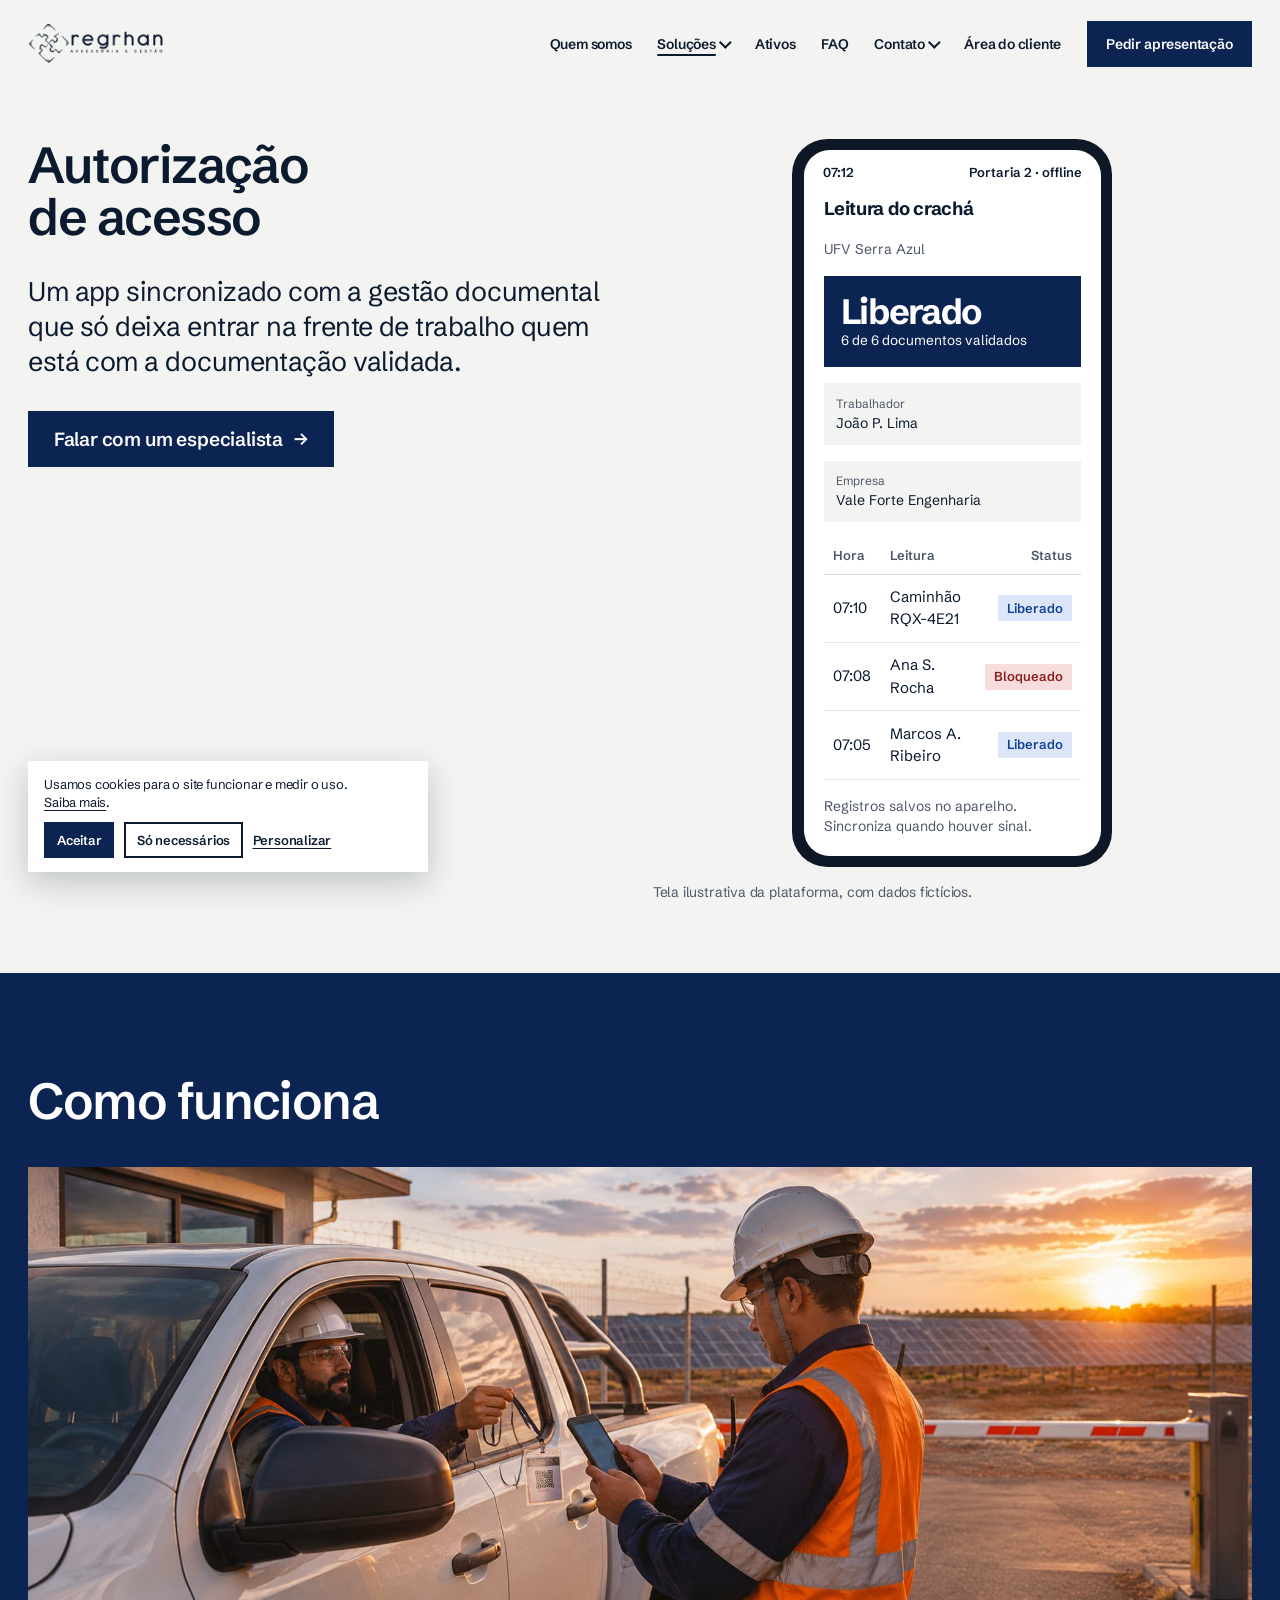
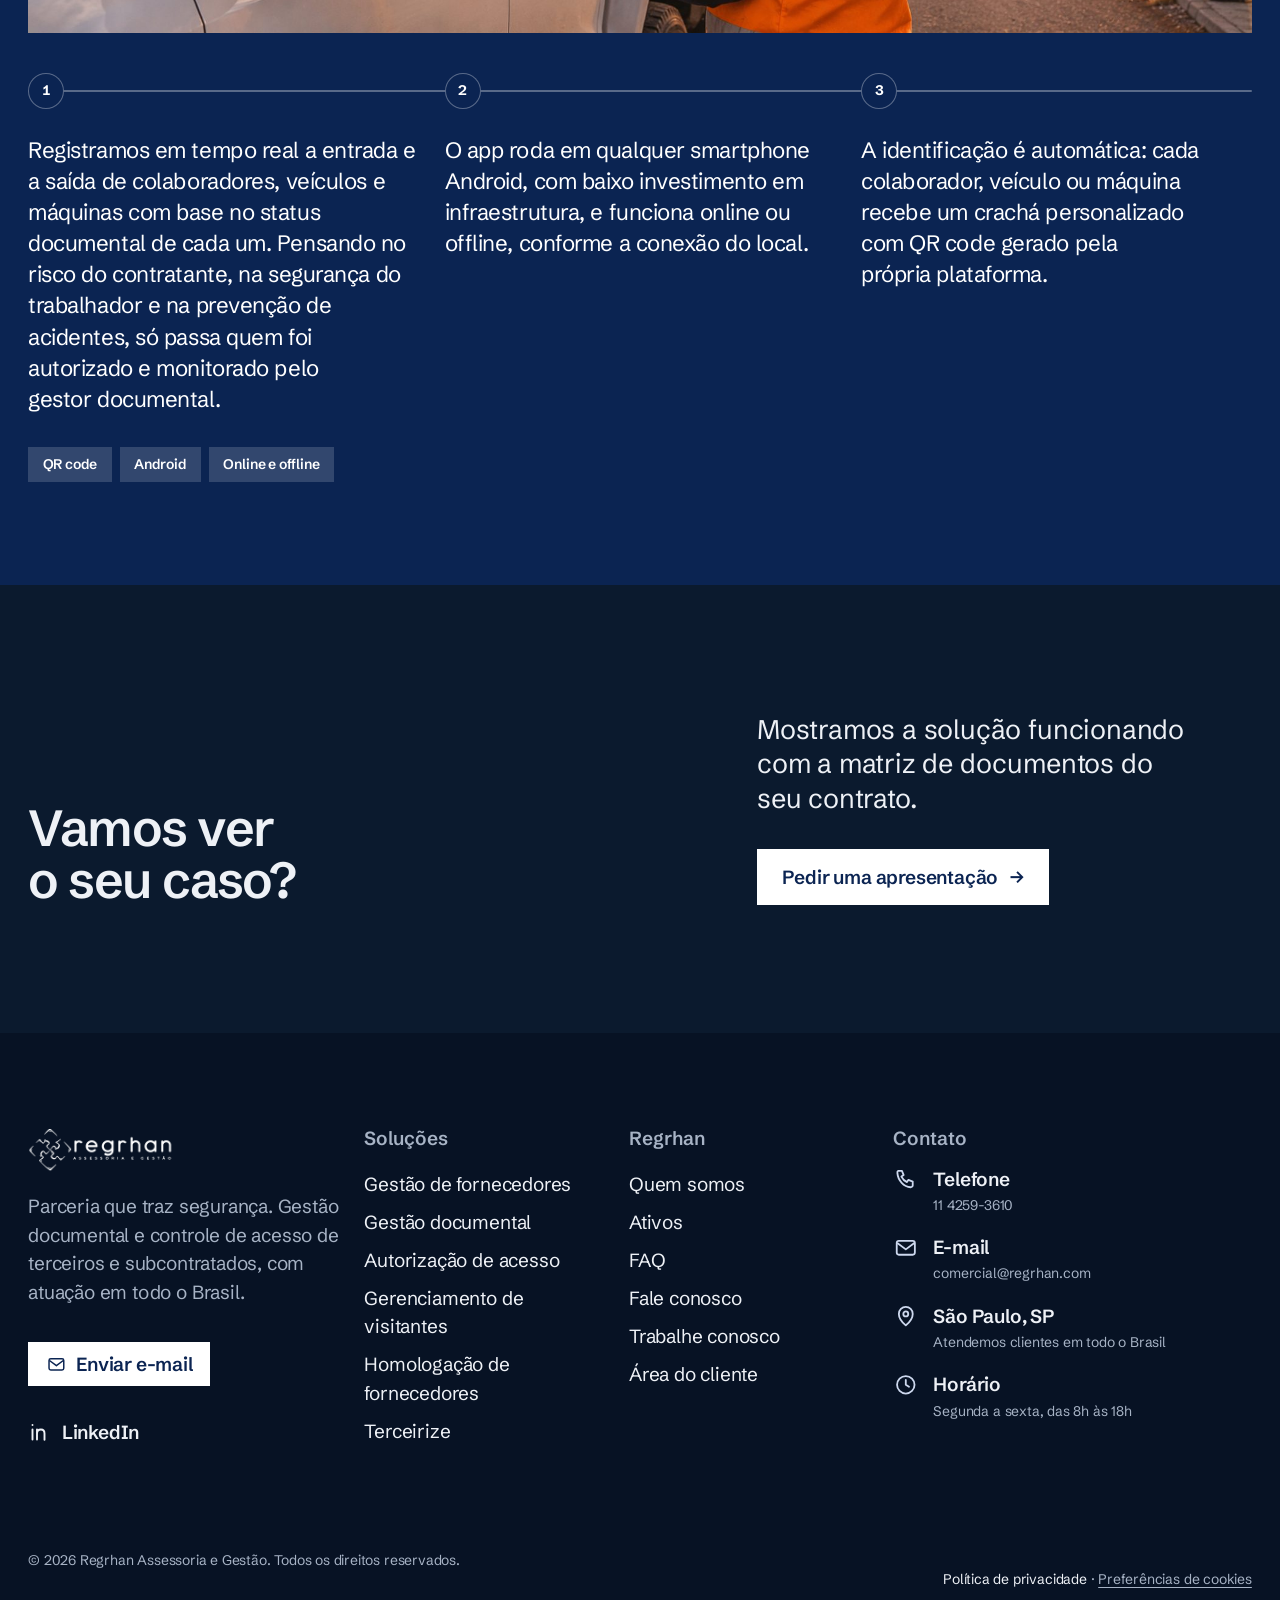
<file: autorizacao-de-acesso-de-terceiros.html>
<!DOCTYPE html>
<html lang="pt-BR" data-email="comercial@regrhan.com">
<head>
<meta name="robots" content="noindex,nofollow">
<meta charset="utf-8">
<meta name="viewport" content="width=device-width, initial-scale=1">
<title>Autorização de acesso · Regrhan Assessoria</title>
<meta name="description" content="Um app sincronizado com a gestão documental que só deixa entrar na frente de trabalho quem está com a documentação validada.">
<link rel="canonical" href="https://regrhan.com/autorizacao-de-acesso-de-terceiros.html">
<meta name="theme-color" content="#0b2452">
<link rel="icon" type="image/png" sizes="48x48" href="assets/favicon-48-escuro.png">
<link rel="icon" type="image/png" sizes="192x192" href="assets/favicon-192-escuro.png">
<link rel="icon" type="image/png" sizes="48x48" href="assets/favicon-48-claro.png" media="(prefers-color-scheme: dark)">
<link rel="icon" type="image/png" sizes="192x192" href="assets/favicon-192-claro.png" media="(prefers-color-scheme: dark)">
<link rel="apple-touch-icon" href="assets/apple-touch-icon.png">
<meta property="og:type" content="website">
<meta property="og:locale" content="pt_BR">
<meta property="og:site_name" content="Regrhan">
<meta property="og:title" content="Autorização de acesso · Regrhan Assessoria">
<meta property="og:description" content="Um app sincronizado com a gestão documental que só deixa entrar na frente de trabalho quem está com a documentação validada.">
<meta property="og:url" content="https://regrhan.com/autorizacao-de-acesso-de-terceiros.html">
<meta property="og:image" content="https://regrhan.com/assets/og-image.jpg">
<meta property="og:image:width" content="1200">
<meta property="og:image:height" content="630">
<meta name="twitter:card" content="summary_large_image">
<link rel="preconnect" href="https://fonts.googleapis.com">
<link rel="preconnect" href="https://fonts.gstatic.com" crossorigin>
<link href="https://fonts.googleapis.com/css2?family=Schibsted+Grotesk:wght@400;600;800&display=swap" rel="stylesheet">
<link rel="stylesheet" href="css/site.css?v=13">
<script>document.documentElement.classList.add('js')</script>
</head>
<body>
<header class="site-head">
  <a class="brand" href="index.html" aria-label="Regrhan, página inicial"><img class="logo-dark" src="assets/logo-ink.png" width="320" height="92" alt="Regrhan Assessoria e Gestão"><img class="logo-light" src="assets/logo-white.png" width="320" height="92" alt=""></a>
  <nav class="nav" aria-label="Principal">
    <a href="quem-somos.html">Quem somos</a>
    <div class="drop"><button type="button" aria-expanded="false" aria-controls="dd-sol" data-current>Soluções <span class="chev" aria-hidden="true"></span></button>
      <div class="drop-panel" id="dd-sol"><a href="gestao-de-fornecedores.html">Gestão de fornecedores</a><a href="gestao-documental-de-subcontratados-e-terceiros.html">Gestão documental</a><a href="autorizacao-de-acesso-de-terceiros.html">Autorização de acesso</a><a href="gerenciamento-de-visitantes.html">Gerenciamento de visitantes</a><a href="homologacao-de-fornecedores.html">Homologação de fornecedores</a><a href="terceirize-servicos-de-profissionais-qualificados.html">Terceirize</a></div></div>
    <a href="ativos.html">Ativos</a>
    <a href="faq.html">FAQ</a>
    <div class="drop"><button type="button" aria-expanded="false" aria-controls="dd-ct">Contato <span class="chev" aria-hidden="true"></span></button>
      <div class="drop-panel" id="dd-ct"><a href="fale-conosco.html">Fale conosco</a><a href="trabalhe-conosco.html">Trabalhe conosco</a></div></div>
    <a href="https://hub.metadata.net/" target="_blank" rel="noopener">Área do cliente</a>
    <a class="button head-cta" href="fale-conosco.html">Pedir apresentação</a>
  </nav>
  <button class="menu-toggle" type="button" aria-expanded="false" aria-controls="menu">Menu</button>
  <div class="menu-sheet" id="menu" role="dialog" aria-modal="true" aria-label="Menu">
    <div class="sheet-top"><img src="assets/logo-white.png" width="320" height="92" alt="Regrhan"><button class="menu-toggle menu-close" type="button" style="display:inline-flex">Fechar</button></div>
    <nav aria-label="Menu do celular">
      <a href="index.html">Início</a>
      <a href="quem-somos.html">Quem somos</a>
      <a href="gestao-de-fornecedores.html">Soluções</a>
      <div class="sub"><a href="gestao-de-fornecedores.html">Gestão de fornecedores</a><a href="gestao-documental-de-subcontratados-e-terceiros.html">Gestão documental</a><a href="autorizacao-de-acesso-de-terceiros.html">Autorização de acesso</a><a href="gerenciamento-de-visitantes.html">Gerenciamento de visitantes</a><a href="homologacao-de-fornecedores.html">Homologação de fornecedores</a><a href="terceirize-servicos-de-profissionais-qualificados.html">Terceirize</a></div>
      <a href="ativos.html">Ativos</a>
      <a href="faq.html">FAQ</a>
      <a href="fale-conosco.html">Fale conosco</a>
      <a href="trabalhe-conosco.html">Trabalhe conosco</a>
      <a href="https://hub.metadata.net/" target="_blank" rel="noopener">Área do cliente</a>
    </nav>
    <a class="button button--light" href="fale-conosco.html">Pedir apresentação <span class="arrow" aria-hidden="true">→</span></a>
  </div>
</header>
<main id="conteudo">
  <section class="wrap grid page-hero" aria-labelledby="h1">
    <div class="ph-copy">
      <div>
        
        <h1 id="h1" data-rise style="--i:1">Autorização de acesso</h1>
      </div>
      <div>
        <p class="lead" data-rise style="--i:2">Um app sincronizado com a gestão documental que só deixa entrar na frente de trabalho quem está com a documentação validada.</p>
        <a class="button" href="fale-conosco.html" data-rise style="--i:3;margin-top:2rem">Falar com um especialista <span class="arrow" aria-hidden="true">→</span></a>
      </div>
    </div>
    <div class="ph-side" data-reveal style="--i:2">
      <div class="phone" data-ui><div class="phone-screen">
        <div class="phone-top"><span>07:12</span><span>Portaria 2 · offline</span></div>
        <div class="ui-body" style="padding-top:.4rem">
          <div class="ui-title"><strong>Leitura do crachá</strong><span>UFV Serra Azul</span></div>
          <div style="background:var(--accent);color:#fff;padding:1.1rem 1.1rem 1rem"><b style="display:block;font-size:2.2rem;letter-spacing:-.05em;line-height:1">Liberado</b><span style="font-size:.85rem">6 de 6 documentos validados</span></div>
          <div class="ui-field"><span>Trabalhador</span>João P. Lima</div>
          <div class="ui-field"><span>Empresa</span>Vale Forte Engenharia</div>
          <table class="ui-table"><thead><tr><th>Hora</th><th>Leitura</th><th class="r">Status</th></tr></thead><tbody>
            <tr><td>07:10</td><td>Caminhão RQX-4E21</td><td class="r"><span class="pill ok">Liberado</span></td></tr>
            <tr><td>07:08</td><td>Ana S. Rocha</td><td class="r"><span class="pill no">Bloqueado</span></td></tr>
            <tr><td>07:05</td><td>Marcos A. Ribeiro</td><td class="r"><span class="pill ok">Liberado</span></td></tr>
          </tbody></table>
          <p class="small muted" style="margin-top:auto">Registros salvos no aparelho. Sincroniza quando houver sinal.</p>
        </div>
      </div></div><p class="sample">Tela ilustrativa da plataforma, com dados fictícios.</p></div>
  </section>

  <section class="on-accent how-wide" aria-labelledby="h-how"><div class="wrap">
    <h2 id="h-how" data-reveal>Como funciona</h2><figure class="how-photo shutter drift-box pano" data-reveal><img src="assets/sol-autorizacao.jpg" width="2000" height="762" alt="Caminhonete parada na cancela de uma usina, com o crachá sendo lido" loading="lazy" decoding="async" class="drift"></figure>
    <ol class="hw-cols rail rail--h" data-rail style="--n:3"><li data-reveal style="--i:0"><span class="rail-n" aria-hidden="true">1</span><p>Registramos em tempo real a entrada e a saída de colaboradores, veículos e máquinas com base no status documental de cada um. Pensando no risco do contratante, na segurança do trabalhador e na prevenção de acidentes, só passa quem foi autorizado e monitorado pelo gestor documental.</p></li><li data-reveal style="--i:1"><span class="rail-n" aria-hidden="true">2</span><p>O app roda em qualquer smartphone Android, com baixo investimento em infraestrutura, e funciona online ou offline, conforme a conexão do local.</p></li><li data-reveal style="--i:2"><span class="rail-n" aria-hidden="true">3</span><p>A identificação é automática: cada colaborador, veículo ou máquina recebe um crachá personalizado com QR code gerado pela própria plataforma.</p></li></ol><ul class="clean how2-tags" data-reveal><li>QR code</li><li>Android</li><li>Online e offline</li></ul></div></section>


</main>

<section class="cta on-deep wrap" aria-labelledby="cta-h">
  <h2 id="cta-h">Vamos ver<br>o seu caso?</h2>
  <div class="cta-foot">
    <p>Mostramos a solução funcionando com a matriz de documentos do seu contrato.</p>
    <a class="button" href="fale-conosco.html">Pedir uma apresentação <span class="arrow" aria-hidden="true">→</span></a>
  </div>
</section>
<footer class="site-foot">
  <div class="foot-grid">
    <div class="foot-brand">
      <a class="foot-logo" href="index.html" aria-label="Regrhan, página inicial"><img src="assets/logo-white.png" width="320" height="92" alt="Regrhan Assessoria e Gestão" loading="lazy"></a>
      <p>Parceria que traz segurança. Gestão documental e controle de acesso de terceiros e subcontratados, com atuação em todo o Brasil.</p>
      <a class="foot-mail" href="mailto:comercial@regrhan.com"><svg viewBox="0 0 24 24" aria-hidden="true"><rect x="3.5" y="5.5" width="17" height="13" rx="2" fill="none" stroke="currentColor" stroke-width="1.7"/><path d="m4 7.5 8 6 8-6" fill="none" stroke="currentColor" stroke-width="1.7" stroke-linejoin="round"/></svg>Enviar e-mail</a>
      <a class="foot-in" href="https://www.linkedin.com/company/regrhan-assessoria/" aria-label="Regrhan no LinkedIn"><svg viewBox="0 0 24 24" aria-hidden="true"><path d="M4.5 9.5v10M4.5 5v.1M9 19.5v-10m0 4.2c0-2.4 1.6-4.2 3.9-4.2 2.3 0 3.6 1.5 3.6 4.1v6.1" fill="none" stroke="currentColor" stroke-width="1.9" stroke-linecap="round" stroke-linejoin="round"/></svg>LinkedIn</a>
    </div>
    <nav class="foot-col" aria-label="Soluções">
      <h2>Soluções</h2>
      <ul class="clean"><li><a href="gestao-de-fornecedores.html">Gestão de fornecedores</a></li><li><a href="gestao-documental-de-subcontratados-e-terceiros.html">Gestão documental</a></li><li><a href="autorizacao-de-acesso-de-terceiros.html">Autorização de acesso</a></li><li><a href="gerenciamento-de-visitantes.html">Gerenciamento de visitantes</a></li><li><a href="homologacao-de-fornecedores.html">Homologação de fornecedores</a></li><li><a href="terceirize-servicos-de-profissionais-qualificados.html">Terceirize</a></li></ul>
    </nav>
    <nav class="foot-col" aria-label="Empresa">
      <h2>Regrhan</h2>
      <ul class="clean"><li><a href="quem-somos.html">Quem somos</a></li><li><a href="ativos.html">Ativos</a></li><li><a href="faq.html">FAQ</a></li><li><a href="fale-conosco.html">Fale conosco</a></li><li><a href="trabalhe-conosco.html">Trabalhe conosco</a></li><li><a href="https://hub.metadata.net/" target="_blank" rel="noopener">Área do cliente</a></li></ul>
    </nav>
    <div class="foot-col foot-contact">
      <h2>Contato</h2>
      <ul class="clean">
        <li><svg viewBox="0 0 24 24" aria-hidden="true"><path d="M5 4.5h3.4l1.6 4-2.1 1.4a11 11 0 0 0 5.2 5.2l1.4-2.1 4 1.6V18a1.9 1.9 0 0 1-2 1.9C10.3 19.4 4.6 13.7 4.1 6.5A1.9 1.9 0 0 1 5 4.5Z" fill="none" stroke="currentColor" stroke-width="1.7" stroke-linejoin="round"/></svg><a href="tel:+551142593610"><b>Telefone</b><span class="nowrap">11 4259-3610</span></a></li>
        <li><svg viewBox="0 0 24 24" aria-hidden="true"><rect x="3.5" y="5.5" width="17" height="13" rx="2" fill="none" stroke="currentColor" stroke-width="1.7"/><path d="m4 7.5 8 6 8-6" fill="none" stroke="currentColor" stroke-width="1.7" stroke-linejoin="round"/></svg><a href="mailto:comercial@regrhan.com"><b>E-mail</b><span>comercial@regrhan.com</span></a></li>
        <li><svg viewBox="0 0 24 24" aria-hidden="true"><path d="M12 21s-6.5-5.6-6.5-10.8a6.5 6.5 0 0 1 13 0C18.5 15.4 12 21 12 21Z" fill="none" stroke="currentColor" stroke-width="1.7" stroke-linejoin="round"/><circle cx="12" cy="10.2" r="2.3" fill="none" stroke="currentColor" stroke-width="1.7"/></svg><span class="fc-text"><b>São Paulo, SP</b><span>Atendemos clientes em todo o Brasil</span></span></li>
        <li><svg viewBox="0 0 24 24" aria-hidden="true"><circle cx="12" cy="12" r="8.2" fill="none" stroke="currentColor" stroke-width="1.7"/><path d="M12 7.5V12l3 1.8" fill="none" stroke="currentColor" stroke-width="1.7" stroke-linecap="round" stroke-linejoin="round"/></svg><span class="fc-text"><b>Horário</b><span>Segunda a sexta, das 8h às 18h</span></span></li>
      </ul>
    </div>
  </div>
  <div class="foot-bottom">
    <p>© 2026 Regrhan Assessoria e Gestão. Todos os direitos reservados.</p>
    <p><a href="politica-de-privacidade.html">Política de privacidade</a> · <button class="foot-ck" type="button" data-cookie-open>Preferências de cookies</button></p>
  </div>
</footer>
<div class="cookie" role="dialog" aria-live="polite" aria-label="Aviso de cookies" hidden>
  <p class="cookie-text">Usamos cookies para o site funcionar e medir o uso. <a class="link-plain" href="politica-de-privacidade.html">Saiba mais</a>.</p>
  <div class="cookie-prefs" hidden>
    <label class="ck"><span><b>Necessários</b><small>Fazem o site funcionar e guardam esta escolha. Sempre ativos.</small></span><input type="checkbox" checked disabled></label>
    <label class="ck"><span><b>Estatísticos</b><small>Mostram como o site é usado, sem identificar você.</small></span><input type="checkbox" data-pref="analytics"></label>
    <label class="ck"><span><b>Marketing</b><small>Permitem medir e personalizar campanhas.</small></span><input type="checkbox" data-pref="marketing"></label>
  </div>
  <div class="cookie-actions"><button class="button" type="button" data-cookie="all">Aceitar</button><button class="button button--ghost" type="button" data-cookie="min">Só necessários</button><button class="cookie-min" type="button" data-cookie-custom aria-expanded="false">Personalizar</button></div>
</div>
<script src="js/site.js?v=13" defer></script>
</body>
</html>
</file>
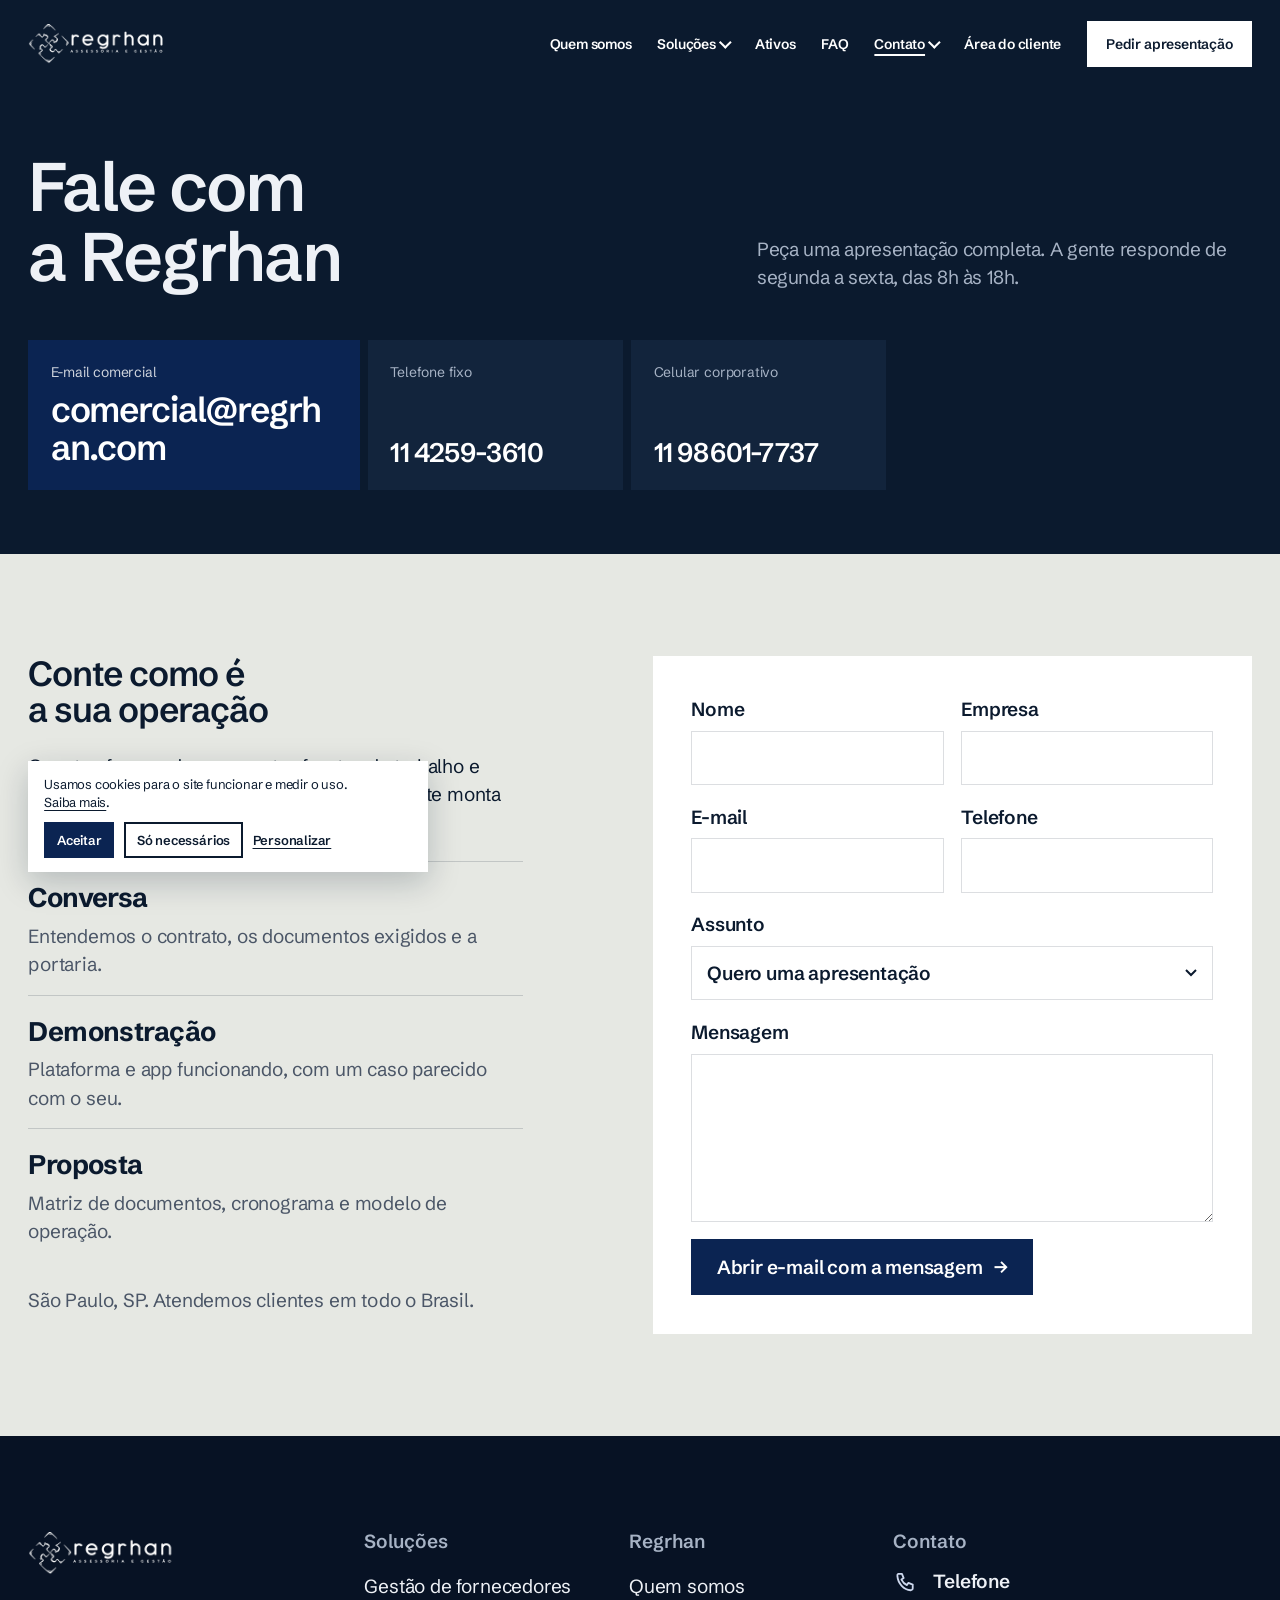
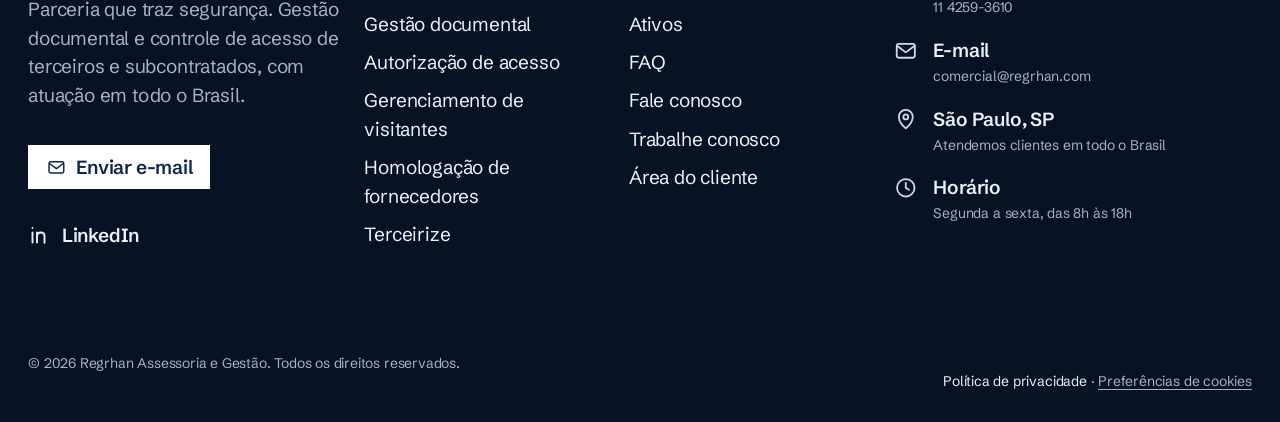
<file: fale-conosco.html>
<!DOCTYPE html>
<html lang="pt-BR" data-email="comercial@regrhan.com">
<head>
<meta name="robots" content="noindex,nofollow">
<meta charset="utf-8">
<meta name="viewport" content="width=device-width, initial-scale=1">
<title>Fale conosco · Regrhan Assessoria</title>
<meta name="description" content="Peça uma apresentação completa da Regrhan. E-mail comercial@regrhan.com.">
<link rel="canonical" href="https://regrhan.com/fale-conosco.html">
<meta name="theme-color" content="#0b2452">
<link rel="icon" type="image/png" sizes="48x48" href="assets/favicon-48-escuro.png">
<link rel="icon" type="image/png" sizes="192x192" href="assets/favicon-192-escuro.png">
<link rel="icon" type="image/png" sizes="48x48" href="assets/favicon-48-claro.png" media="(prefers-color-scheme: dark)">
<link rel="icon" type="image/png" sizes="192x192" href="assets/favicon-192-claro.png" media="(prefers-color-scheme: dark)">
<link rel="apple-touch-icon" href="assets/apple-touch-icon.png">
<meta property="og:type" content="website">
<meta property="og:locale" content="pt_BR">
<meta property="og:site_name" content="Regrhan">
<meta property="og:title" content="Fale conosco · Regrhan Assessoria">
<meta property="og:description" content="Peça uma apresentação completa da Regrhan. E-mail comercial@regrhan.com.">
<meta property="og:url" content="https://regrhan.com/fale-conosco.html">
<meta property="og:image" content="https://regrhan.com/assets/og-image.jpg">
<meta property="og:image:width" content="1200">
<meta property="og:image:height" content="630">
<meta name="twitter:card" content="summary_large_image">
<link rel="preconnect" href="https://fonts.googleapis.com">
<link rel="preconnect" href="https://fonts.gstatic.com" crossorigin>
<link href="https://fonts.googleapis.com/css2?family=Schibsted+Grotesk:wght@400;600;800&display=swap" rel="stylesheet">
<link rel="stylesheet" href="css/site.css?v=13">
<script>document.documentElement.classList.add('js')</script>
</head>
<body>
<header class="site-head on-scene">
  <a class="brand" href="index.html" aria-label="Regrhan, página inicial"><img class="logo-dark" src="assets/logo-ink.png" width="320" height="92" alt="Regrhan Assessoria e Gestão"><img class="logo-light" src="assets/logo-white.png" width="320" height="92" alt=""></a>
  <nav class="nav" aria-label="Principal">
    <a href="quem-somos.html">Quem somos</a>
    <div class="drop"><button type="button" aria-expanded="false" aria-controls="dd-sol">Soluções <span class="chev" aria-hidden="true"></span></button>
      <div class="drop-panel" id="dd-sol"><a href="gestao-de-fornecedores.html">Gestão de fornecedores</a><a href="gestao-documental-de-subcontratados-e-terceiros.html">Gestão documental</a><a href="autorizacao-de-acesso-de-terceiros.html">Autorização de acesso</a><a href="gerenciamento-de-visitantes.html">Gerenciamento de visitantes</a><a href="homologacao-de-fornecedores.html">Homologação de fornecedores</a><a href="terceirize-servicos-de-profissionais-qualificados.html">Terceirize</a></div></div>
    <a href="ativos.html">Ativos</a>
    <a href="faq.html">FAQ</a>
    <div class="drop"><button type="button" aria-expanded="false" aria-controls="dd-ct" data-current>Contato <span class="chev" aria-hidden="true"></span></button>
      <div class="drop-panel" id="dd-ct"><a href="fale-conosco.html">Fale conosco</a><a href="trabalhe-conosco.html">Trabalhe conosco</a></div></div>
    <a href="https://hub.metadata.net/" target="_blank" rel="noopener">Área do cliente</a>
    <a class="button head-cta" href="fale-conosco.html">Pedir apresentação</a>
  </nav>
  <button class="menu-toggle" type="button" aria-expanded="false" aria-controls="menu">Menu</button>
  <div class="menu-sheet" id="menu" role="dialog" aria-modal="true" aria-label="Menu">
    <div class="sheet-top"><img src="assets/logo-white.png" width="320" height="92" alt="Regrhan"><button class="menu-toggle menu-close" type="button" style="display:inline-flex">Fechar</button></div>
    <nav aria-label="Menu do celular">
      <a href="index.html">Início</a>
      <a href="quem-somos.html">Quem somos</a>
      <a href="gestao-de-fornecedores.html">Soluções</a>
      <div class="sub"><a href="gestao-de-fornecedores.html">Gestão de fornecedores</a><a href="gestao-documental-de-subcontratados-e-terceiros.html">Gestão documental</a><a href="autorizacao-de-acesso-de-terceiros.html">Autorização de acesso</a><a href="gerenciamento-de-visitantes.html">Gerenciamento de visitantes</a><a href="homologacao-de-fornecedores.html">Homologação de fornecedores</a><a href="terceirize-servicos-de-profissionais-qualificados.html">Terceirize</a></div>
      <a href="ativos.html">Ativos</a>
      <a href="faq.html">FAQ</a>
      <a href="fale-conosco.html">Fale conosco</a>
      <a href="trabalhe-conosco.html">Trabalhe conosco</a>
      <a href="https://hub.metadata.net/" target="_blank" rel="noopener">Área do cliente</a>
    </nav>
    <a class="button button--light" href="fale-conosco.html">Pedir apresentação <span class="arrow" aria-hidden="true">→</span></a>
  </div>
</header>
<main id="conteudo">
  <section class="hero--deep wrap faq-hero" aria-labelledby="h1">
    <div class="hd-top">
      <h1 id="h1" data-rise style="--i:1">Fale com a Regrhan</h1>
      <p class="lead" data-rise style="--i:2">Peça uma apresentação completa. A gente responde de segunda a sexta, das 8h às 18h.</p>
    </div>
    <div class="ch-row" data-rise style="--i:3">
      <a class="ch ch--main" href="mailto:comercial@regrhan.com"><span>E-mail comercial</span><b>comercial@regrhan.com</b></a>
      <a class="ch" href="tel:+551142593610"><span>Telefone fixo</span><b class="nowrap">11 4259-3610</b></a>
      <a class="ch" href="tel:+5511986017737"><span>Celular corporativo</span><b class="nowrap">11 98601-7737</b></a>
    </div>
  </section>
  <section class="on-surface contact-body" aria-labelledby="h-form">
    <div class="wrap grid">
      <div class="cb-side">
        <h2 id="h-form" data-reveal>Conte como é a sua operação</h2>
        <p data-reveal style="--i:1">Quantos fornecedores, quantas frentes de trabalho e como a portaria funciona hoje. Com isso a gente monta a apresentação.</p>
        <ul class="steps" data-reveal style="--i:2">
          <li><b>Conversa</b><span>Entendemos o contrato, os documentos exigidos e a portaria.</span></li>
          <li><b>Demonstração</b><span>Plataforma e app funcionando, com um caso parecido com o seu.</span></li>
          <li><b>Proposta</b><span>Matriz de documentos, cronograma e modelo de operação.</span></li>
        </ul>
        <p class="cb-city" data-reveal style="--i:3">São Paulo, SP. Atendemos clientes em todo o Brasil.</p>
      </div>
      <div class="cb-form" data-reveal style="--i:1">
        <form class="form" data-mail data-subject="Contato pelo site" novalidate>
          <div class="two"><label>Nome<input class="field" name="Nome" autocomplete="name" required></label><label>Empresa<input class="field" name="Empresa" autocomplete="organization"></label></div>
          <div class="two"><label>E-mail<input class="field" type="email" name="E-mail" autocomplete="email" required></label><label>Telefone<input class="field" type="tel" name="Telefone" autocomplete="tel"></label></div>
          <label>Assunto<select class="field" name="Assunto"><option>Quero uma apresentação</option><option>Sou fornecedor de um cliente da Regrhan</option><option>Suporte da plataforma</option><option>Outro assunto</option></select></label>
          <label>Mensagem<textarea class="field" name="Mensagem" rows="5"></textarea></label>
          <div><button class="button" type="submit">Abrir e-mail com a mensagem <span class="arrow" aria-hidden="true">→</span></button></div>
        </form>
        <div class="form-done" tabindex="-1" role="status"><h3>Mensagem pronta no seu e-mail</h3><p>Confira e envie por lá. Se nada abriu, escreva para comercial@regrhan.com.</p></div>
      </div>
    </div>
  </section>
</main>

<footer class="site-foot">
  <div class="foot-grid">
    <div class="foot-brand">
      <a class="foot-logo" href="index.html" aria-label="Regrhan, página inicial"><img src="assets/logo-white.png" width="320" height="92" alt="Regrhan Assessoria e Gestão" loading="lazy"></a>
      <p>Parceria que traz segurança. Gestão documental e controle de acesso de terceiros e subcontratados, com atuação em todo o Brasil.</p>
      <a class="foot-mail" href="mailto:comercial@regrhan.com"><svg viewBox="0 0 24 24" aria-hidden="true"><rect x="3.5" y="5.5" width="17" height="13" rx="2" fill="none" stroke="currentColor" stroke-width="1.7"/><path d="m4 7.5 8 6 8-6" fill="none" stroke="currentColor" stroke-width="1.7" stroke-linejoin="round"/></svg>Enviar e-mail</a>
      <a class="foot-in" href="https://www.linkedin.com/company/regrhan-assessoria/" aria-label="Regrhan no LinkedIn"><svg viewBox="0 0 24 24" aria-hidden="true"><path d="M4.5 9.5v10M4.5 5v.1M9 19.5v-10m0 4.2c0-2.4 1.6-4.2 3.9-4.2 2.3 0 3.6 1.5 3.6 4.1v6.1" fill="none" stroke="currentColor" stroke-width="1.9" stroke-linecap="round" stroke-linejoin="round"/></svg>LinkedIn</a>
    </div>
    <nav class="foot-col" aria-label="Soluções">
      <h2>Soluções</h2>
      <ul class="clean"><li><a href="gestao-de-fornecedores.html">Gestão de fornecedores</a></li><li><a href="gestao-documental-de-subcontratados-e-terceiros.html">Gestão documental</a></li><li><a href="autorizacao-de-acesso-de-terceiros.html">Autorização de acesso</a></li><li><a href="gerenciamento-de-visitantes.html">Gerenciamento de visitantes</a></li><li><a href="homologacao-de-fornecedores.html">Homologação de fornecedores</a></li><li><a href="terceirize-servicos-de-profissionais-qualificados.html">Terceirize</a></li></ul>
    </nav>
    <nav class="foot-col" aria-label="Empresa">
      <h2>Regrhan</h2>
      <ul class="clean"><li><a href="quem-somos.html">Quem somos</a></li><li><a href="ativos.html">Ativos</a></li><li><a href="faq.html">FAQ</a></li><li><a href="fale-conosco.html">Fale conosco</a></li><li><a href="trabalhe-conosco.html">Trabalhe conosco</a></li><li><a href="https://hub.metadata.net/" target="_blank" rel="noopener">Área do cliente</a></li></ul>
    </nav>
    <div class="foot-col foot-contact">
      <h2>Contato</h2>
      <ul class="clean">
        <li><svg viewBox="0 0 24 24" aria-hidden="true"><path d="M5 4.5h3.4l1.6 4-2.1 1.4a11 11 0 0 0 5.2 5.2l1.4-2.1 4 1.6V18a1.9 1.9 0 0 1-2 1.9C10.3 19.4 4.6 13.7 4.1 6.5A1.9 1.9 0 0 1 5 4.5Z" fill="none" stroke="currentColor" stroke-width="1.7" stroke-linejoin="round"/></svg><a href="tel:+551142593610"><b>Telefone</b><span class="nowrap">11 4259-3610</span></a></li>
        <li><svg viewBox="0 0 24 24" aria-hidden="true"><rect x="3.5" y="5.5" width="17" height="13" rx="2" fill="none" stroke="currentColor" stroke-width="1.7"/><path d="m4 7.5 8 6 8-6" fill="none" stroke="currentColor" stroke-width="1.7" stroke-linejoin="round"/></svg><a href="mailto:comercial@regrhan.com"><b>E-mail</b><span>comercial@regrhan.com</span></a></li>
        <li><svg viewBox="0 0 24 24" aria-hidden="true"><path d="M12 21s-6.5-5.6-6.5-10.8a6.5 6.5 0 0 1 13 0C18.5 15.4 12 21 12 21Z" fill="none" stroke="currentColor" stroke-width="1.7" stroke-linejoin="round"/><circle cx="12" cy="10.2" r="2.3" fill="none" stroke="currentColor" stroke-width="1.7"/></svg><span class="fc-text"><b>São Paulo, SP</b><span>Atendemos clientes em todo o Brasil</span></span></li>
        <li><svg viewBox="0 0 24 24" aria-hidden="true"><circle cx="12" cy="12" r="8.2" fill="none" stroke="currentColor" stroke-width="1.7"/><path d="M12 7.5V12l3 1.8" fill="none" stroke="currentColor" stroke-width="1.7" stroke-linecap="round" stroke-linejoin="round"/></svg><span class="fc-text"><b>Horário</b><span>Segunda a sexta, das 8h às 18h</span></span></li>
      </ul>
    </div>
  </div>
  <div class="foot-bottom">
    <p>© 2026 Regrhan Assessoria e Gestão. Todos os direitos reservados.</p>
    <p><a href="politica-de-privacidade.html">Política de privacidade</a> · <button class="foot-ck" type="button" data-cookie-open>Preferências de cookies</button></p>
  </div>
</footer>
<div class="cookie" role="dialog" aria-live="polite" aria-label="Aviso de cookies" hidden>
  <p class="cookie-text">Usamos cookies para o site funcionar e medir o uso. <a class="link-plain" href="politica-de-privacidade.html">Saiba mais</a>.</p>
  <div class="cookie-prefs" hidden>
    <label class="ck"><span><b>Necessários</b><small>Fazem o site funcionar e guardam esta escolha. Sempre ativos.</small></span><input type="checkbox" checked disabled></label>
    <label class="ck"><span><b>Estatísticos</b><small>Mostram como o site é usado, sem identificar você.</small></span><input type="checkbox" data-pref="analytics"></label>
    <label class="ck"><span><b>Marketing</b><small>Permitem medir e personalizar campanhas.</small></span><input type="checkbox" data-pref="marketing"></label>
  </div>
  <div class="cookie-actions"><button class="button" type="button" data-cookie="all">Aceitar</button><button class="button button--ghost" type="button" data-cookie="min">Só necessários</button><button class="cookie-min" type="button" data-cookie-custom aria-expanded="false">Personalizar</button></div>
</div>
<script src="js/site.js?v=13" defer></script>
</body>
</html>
</file>
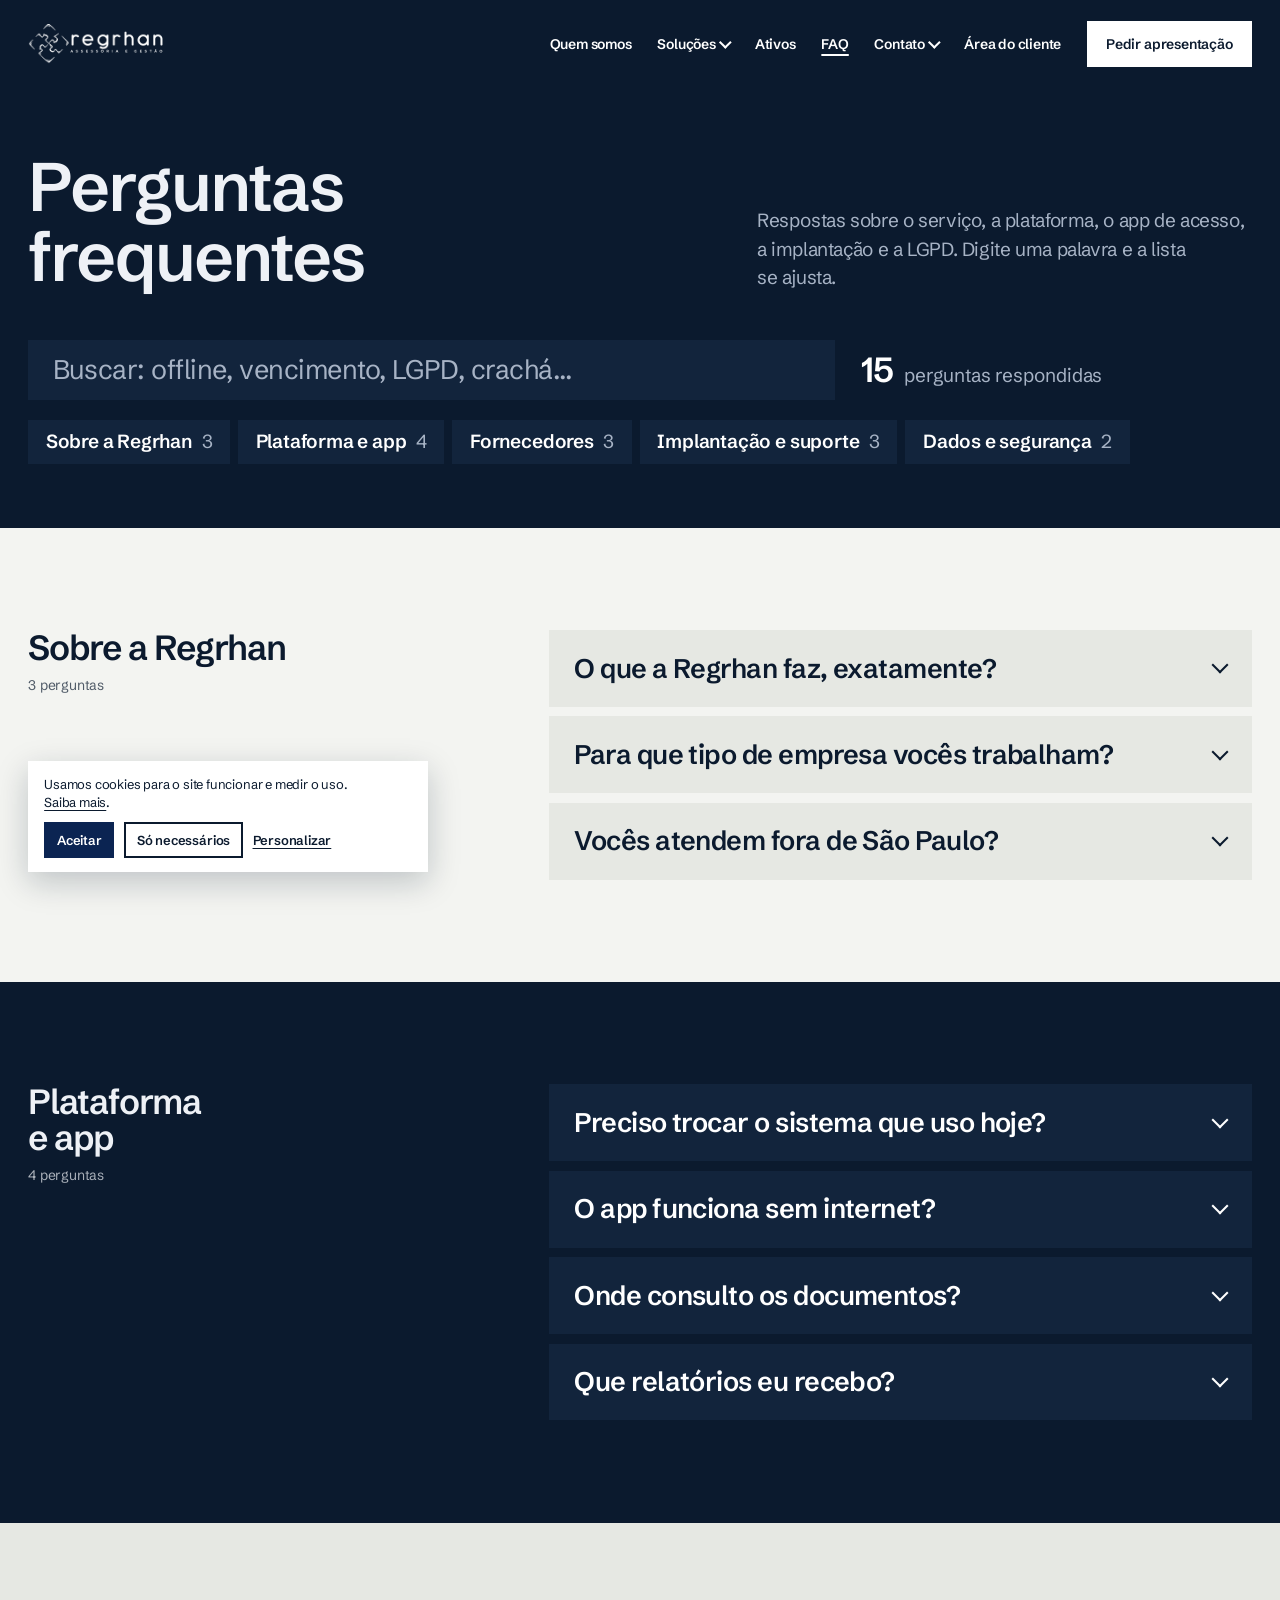
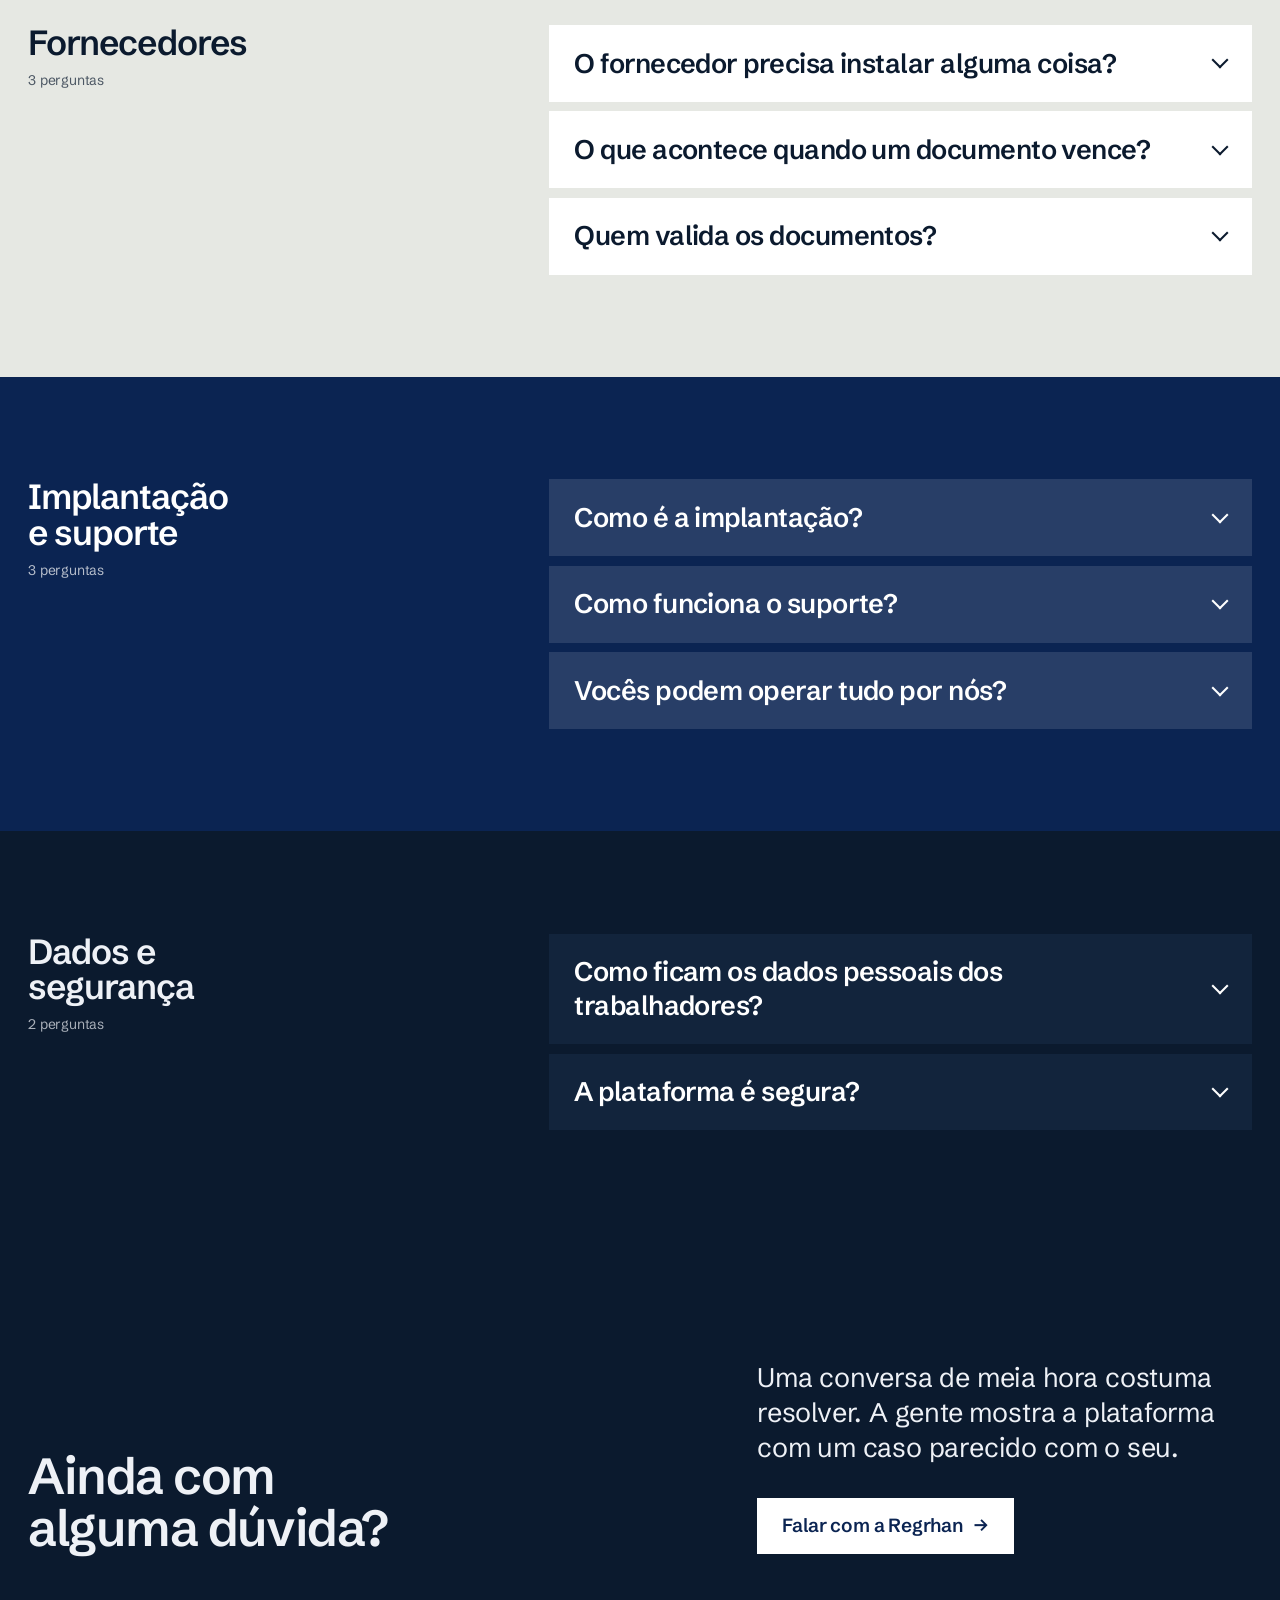
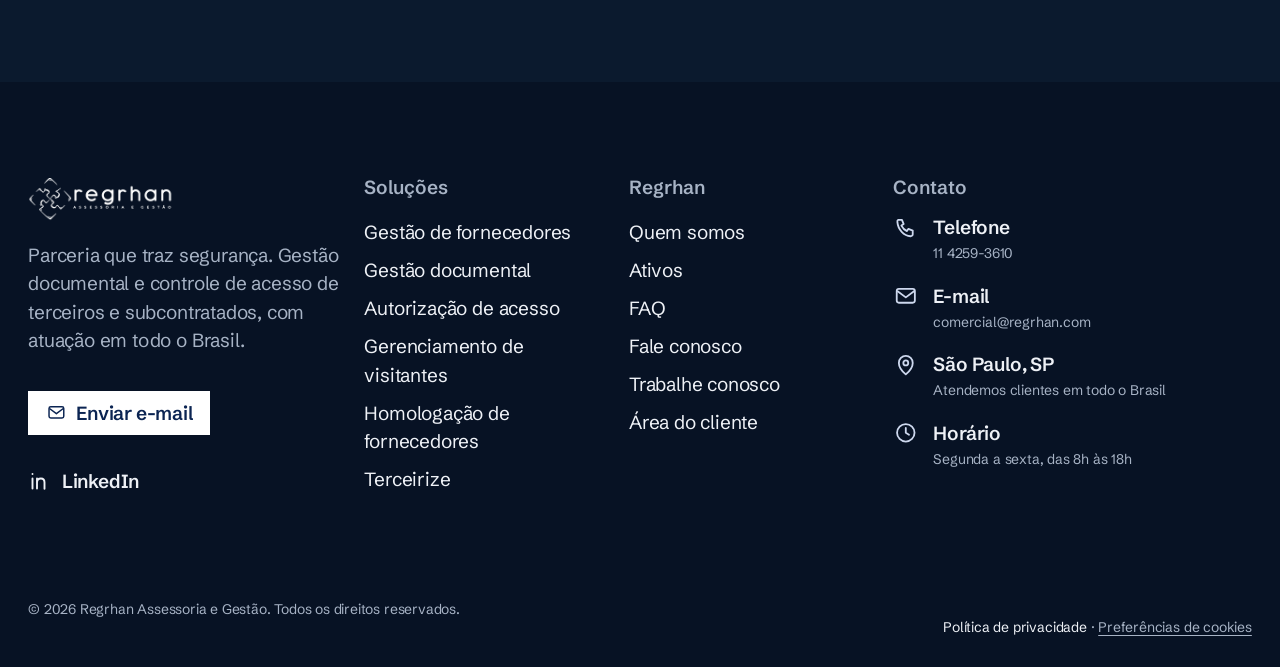
<file: faq.html>
<!DOCTYPE html>
<html lang="pt-BR" data-email="comercial@regrhan.com">
<head>
<meta name="robots" content="noindex,nofollow">
<meta charset="utf-8">
<meta name="viewport" content="width=device-width, initial-scale=1">
<title>Perguntas frequentes · Regrhan Assessoria</title>
<meta name="description" content="Dúvidas comuns sobre a gestão de terceiros, a plataforma, o app de acesso, implantação e LGPD.">
<link rel="canonical" href="https://regrhan.com/faq.html">
<meta name="theme-color" content="#0b2452">
<link rel="icon" type="image/png" sizes="48x48" href="assets/favicon-48-escuro.png">
<link rel="icon" type="image/png" sizes="192x192" href="assets/favicon-192-escuro.png">
<link rel="icon" type="image/png" sizes="48x48" href="assets/favicon-48-claro.png" media="(prefers-color-scheme: dark)">
<link rel="icon" type="image/png" sizes="192x192" href="assets/favicon-192-claro.png" media="(prefers-color-scheme: dark)">
<link rel="apple-touch-icon" href="assets/apple-touch-icon.png">
<meta property="og:type" content="website">
<meta property="og:locale" content="pt_BR">
<meta property="og:site_name" content="Regrhan">
<meta property="og:title" content="Perguntas frequentes · Regrhan Assessoria">
<meta property="og:description" content="Dúvidas comuns sobre a gestão de terceiros, a plataforma, o app de acesso, implantação e LGPD.">
<meta property="og:url" content="https://regrhan.com/faq.html">
<meta property="og:image" content="https://regrhan.com/assets/og-image.jpg">
<meta property="og:image:width" content="1200">
<meta property="og:image:height" content="630">
<meta name="twitter:card" content="summary_large_image">
<link rel="preconnect" href="https://fonts.googleapis.com">
<link rel="preconnect" href="https://fonts.gstatic.com" crossorigin>
<link href="https://fonts.googleapis.com/css2?family=Schibsted+Grotesk:wght@400;600;800&display=swap" rel="stylesheet">
<link rel="stylesheet" href="css/site.css?v=13">
<script>document.documentElement.classList.add('js')</script>
</head>
<body>
<header class="site-head on-scene">
  <a class="brand" href="index.html" aria-label="Regrhan, página inicial"><img class="logo-dark" src="assets/logo-ink.png" width="320" height="92" alt="Regrhan Assessoria e Gestão"><img class="logo-light" src="assets/logo-white.png" width="320" height="92" alt=""></a>
  <nav class="nav" aria-label="Principal">
    <a href="quem-somos.html">Quem somos</a>
    <div class="drop"><button type="button" aria-expanded="false" aria-controls="dd-sol">Soluções <span class="chev" aria-hidden="true"></span></button>
      <div class="drop-panel" id="dd-sol"><a href="gestao-de-fornecedores.html">Gestão de fornecedores</a><a href="gestao-documental-de-subcontratados-e-terceiros.html">Gestão documental</a><a href="autorizacao-de-acesso-de-terceiros.html">Autorização de acesso</a><a href="gerenciamento-de-visitantes.html">Gerenciamento de visitantes</a><a href="homologacao-de-fornecedores.html">Homologação de fornecedores</a><a href="terceirize-servicos-de-profissionais-qualificados.html">Terceirize</a></div></div>
    <a href="ativos.html">Ativos</a>
    <a href="faq.html" aria-current="page">FAQ</a>
    <div class="drop"><button type="button" aria-expanded="false" aria-controls="dd-ct">Contato <span class="chev" aria-hidden="true"></span></button>
      <div class="drop-panel" id="dd-ct"><a href="fale-conosco.html">Fale conosco</a><a href="trabalhe-conosco.html">Trabalhe conosco</a></div></div>
    <a href="https://hub.metadata.net/" target="_blank" rel="noopener">Área do cliente</a>
    <a class="button head-cta" href="fale-conosco.html">Pedir apresentação</a>
  </nav>
  <button class="menu-toggle" type="button" aria-expanded="false" aria-controls="menu">Menu</button>
  <div class="menu-sheet" id="menu" role="dialog" aria-modal="true" aria-label="Menu">
    <div class="sheet-top"><img src="assets/logo-white.png" width="320" height="92" alt="Regrhan"><button class="menu-toggle menu-close" type="button" style="display:inline-flex">Fechar</button></div>
    <nav aria-label="Menu do celular">
      <a href="index.html">Início</a>
      <a href="quem-somos.html">Quem somos</a>
      <a href="gestao-de-fornecedores.html">Soluções</a>
      <div class="sub"><a href="gestao-de-fornecedores.html">Gestão de fornecedores</a><a href="gestao-documental-de-subcontratados-e-terceiros.html">Gestão documental</a><a href="autorizacao-de-acesso-de-terceiros.html">Autorização de acesso</a><a href="gerenciamento-de-visitantes.html">Gerenciamento de visitantes</a><a href="homologacao-de-fornecedores.html">Homologação de fornecedores</a><a href="terceirize-servicos-de-profissionais-qualificados.html">Terceirize</a></div>
      <a href="ativos.html">Ativos</a>
      <a href="faq.html">FAQ</a>
      <a href="fale-conosco.html">Fale conosco</a>
      <a href="trabalhe-conosco.html">Trabalhe conosco</a>
      <a href="https://hub.metadata.net/" target="_blank" rel="noopener">Área do cliente</a>
    </nav>
    <a class="button button--light" href="fale-conosco.html">Pedir apresentação <span class="arrow" aria-hidden="true">→</span></a>
  </div>
</header>
<main id="conteudo">
  <section class="hero--deep wrap faq-hero" aria-labelledby="h1">
    <div class="hd-top">
      <h1 id="h1" data-rise style="--i:1">Perguntas frequentes</h1>
      <p class="lead" data-rise style="--i:2">Respostas sobre o serviço, a plataforma, o app de acesso, a implantação e a LGPD. Digite uma palavra e a lista se ajusta.</p>
    </div>
    <div class="faq-tools" data-rise style="--i:3">
      <label class="faq-search"><span class="sr-only">Buscar uma pergunta</span><input type="search" placeholder="Buscar: offline, vencimento, LGPD, crachá..." autocomplete="off" data-faq-search></label>
      <p class="faq-count" aria-live="polite"><b data-faq-n>15</b> perguntas respondidas</p>
    </div>
    <nav class="faq-chips" aria-label="Temas" data-rise style="--i:4"><a href="#sobre">Sobre a Regrhan<span>3</span></a><a href="#plataforma">Plataforma e app<span>4</span></a><a href="#fornecedores">Fornecedores<span>3</span></a><a href="#implantacao">Implantação e suporte<span>3</span></a><a href="#dados">Dados e segurança<span>2</span></a></nav>
  </section>
  <section id="sobre" class="faq-group " aria-labelledby="h-sobre" data-faq-group>
    <div class="wrap grid">
      <div class="fg-head"><h2 id="h-sobre" data-reveal>Sobre a Regrhan</h2><p class="fg-c">3 perguntas</p></div>
      <div class="fg-list"><details class="q"><summary>O que a Regrhan faz, exatamente?<span class="chev" aria-hidden="true"></span></summary><div class="answer"><p>Gestão documental e controle de acesso de empresas terceiras e subcontratadas. Validamos os documentos de empresas, trabalhadores, veículos e máquinas e só liberamos o acesso às frentes de trabalho quando tudo está de acordo com o contrato e com a lei.</p></div></details>
    <details class="q"><summary>Para que tipo de empresa vocês trabalham?<span class="chev" aria-hidden="true"></span></summary><div class="answer"><p>Para qualquer empresa que contrata terceiros e subcontratados: construção, energia, indústria, logística e serviços. Quanto maior a cadeia de fornecedores, maior o ganho.</p></div></details>
    <details class="q"><summary>Vocês atendem fora de São Paulo?<span class="chev" aria-hidden="true"></span></summary><div class="answer"><p>Sim. A atuação é nacional. A implantação pode ser feita no local e o suporte funciona a distância, por e-mail e telefone.</p></div></details></div>
    </div>
  </section>
  <section id="plataforma" class="faq-group on-deep" aria-labelledby="h-plataforma" data-faq-group>
    <div class="wrap grid">
      <div class="fg-head"><h2 id="h-plataforma" data-reveal>Plataforma e app</h2><p class="fg-c">4 perguntas</p></div>
      <div class="fg-list"><details class="q"><summary>Preciso trocar o sistema que uso hoje?<span class="chev" aria-hidden="true"></span></summary><div class="answer"><p>Não. A plataforma é configurada para a sua operação: workflows, perfis de usuário, permissões, relatórios e gráficos.</p></div></details>
    <details class="q"><summary>O app funciona sem internet?<span class="chev" aria-hidden="true"></span></summary><div class="answer"><p>Sim. O app de controle de acesso roda em qualquer smartphone Android e funciona offline. Os registros sincronizam quando a conexão volta.</p></div></details>
    <details class="q"><summary>Onde consulto os documentos?<span class="chev" aria-hidden="true"></span></summary><div class="answer"><p>Na área do cliente, 24 horas por dia, pela web ou pelo app, com consulta e download.</p></div></details>
    <details class="q"><summary>Que relatórios eu recebo?<span class="chev" aria-hidden="true"></span></summary><div class="answer"><p>Painéis de cumprimento documental por fornecedor e contrato, registros de acesso por período, empresa e local, e relatórios gerenciais para decidir.</p></div></details></div>
    </div>
  </section>
  <section id="fornecedores" class="faq-group on-surface" aria-labelledby="h-fornecedores" data-faq-group>
    <div class="wrap grid">
      <div class="fg-head"><h2 id="h-fornecedores" data-reveal>Fornecedores</h2><p class="fg-c">3 perguntas</p></div>
      <div class="fg-list"><details class="q"><summary>O fornecedor precisa instalar alguma coisa?<span class="chev" aria-hidden="true"></span></summary><div class="answer"><p>Não. Ele envia os documentos pela internet, direto na plataforma, sem papel.</p></div></details>
    <details class="q"><summary>O que acontece quando um documento vence?<span class="chev" aria-hidden="true"></span></summary><div class="answer"><p>A plataforma avisa antes do vencimento e nossa equipe cobra o fornecedor. Se o documento vencer, o status muda e o crachá deixa de liberar o acesso até a pendência ser resolvida.</p></div></details>
    <details class="q"><summary>Quem valida os documentos?<span class="chev" aria-hidden="true"></span></summary><div class="answer"><p>Validadores da Regrhan, treinados para conferir cada documento contra as diretrizes normativas, legais e contratuais.</p></div></details></div>
    </div>
  </section>
  <section id="implantacao" class="faq-group on-accent" aria-labelledby="h-implantacao" data-faq-group>
    <div class="wrap grid">
      <div class="fg-head"><h2 id="h-implantacao" data-reveal>Implantação e suporte</h2><p class="fg-c">3 perguntas</p></div>
      <div class="fg-list"><details class="q"><summary>Como é a implantação?<span class="chev" aria-hidden="true"></span></summary><div class="answer"><p>Montamos um projeto personalizado, com responsáveis e cronograma. Podemos começar com processos já parametrizados e testados em outras empresas e ajustar à sua realidade.</p></div></details>
    <details class="q"><summary>Como funciona o suporte?<span class="chev" aria-hidden="true"></span></summary><div class="answer"><p>Por e-mail ou telefone, de segunda a sexta, das 8h às 18h, além de treinamentos para sua equipe sempre que necessário.</p></div></details>
    <details class="q"><summary>Vocês podem operar tudo por nós?<span class="chev" aria-hidden="true"></span></summary><div class="answer"><p>Sim. Gerimos contratos, validamos e monitoramos a documentação, enviamos alertas e fazemos atendimento ativo e receptivo aos fornecedores.</p></div></details></div>
    </div>
  </section>
  <section id="dados" class="faq-group on-deep" aria-labelledby="h-dados" data-faq-group>
    <div class="wrap grid">
      <div class="fg-head"><h2 id="h-dados" data-reveal>Dados e segurança</h2><p class="fg-c">2 perguntas</p></div>
      <div class="fg-list"><details class="q"><summary>Como ficam os dados pessoais dos trabalhadores?<span class="chev" aria-hidden="true"></span></summary><div class="answer"><p>Tratamos todos os dados conforme a LGPD, com armazenamento organizado, rastreável e de acesso restrito por perfil.</p></div></details>
    <details class="q"><summary>A plataforma é segura?<span class="chev" aria-hidden="true"></span></summary><div class="answer"><p>Sim. Há proteção contra phishing, controle de permissões por usuário e rastreabilidade de cada documento e comentário.</p></div></details></div>
    </div>
  </section>
  <p class="wrap faq-empty" data-faq-empty hidden>Nenhuma pergunta com essa palavra. Tente outra ou escreva para a gente por e-mail.</p>
</main>

<section class="cta on-deep wrap" aria-labelledby="cta-h">
  <h2 id="cta-h">Ainda com<br>alguma dúvida?</h2>
  <div class="cta-foot">
    <p>Uma conversa de meia hora costuma resolver. A gente mostra a plataforma com um caso parecido com o seu.</p>
    <a class="button" href="fale-conosco.html">Falar com a Regrhan <span class="arrow" aria-hidden="true">→</span></a>
  </div>
</section>
<footer class="site-foot">
  <div class="foot-grid">
    <div class="foot-brand">
      <a class="foot-logo" href="index.html" aria-label="Regrhan, página inicial"><img src="assets/logo-white.png" width="320" height="92" alt="Regrhan Assessoria e Gestão" loading="lazy"></a>
      <p>Parceria que traz segurança. Gestão documental e controle de acesso de terceiros e subcontratados, com atuação em todo o Brasil.</p>
      <a class="foot-mail" href="mailto:comercial@regrhan.com"><svg viewBox="0 0 24 24" aria-hidden="true"><rect x="3.5" y="5.5" width="17" height="13" rx="2" fill="none" stroke="currentColor" stroke-width="1.7"/><path d="m4 7.5 8 6 8-6" fill="none" stroke="currentColor" stroke-width="1.7" stroke-linejoin="round"/></svg>Enviar e-mail</a>
      <a class="foot-in" href="https://www.linkedin.com/company/regrhan-assessoria/" aria-label="Regrhan no LinkedIn"><svg viewBox="0 0 24 24" aria-hidden="true"><path d="M4.5 9.5v10M4.5 5v.1M9 19.5v-10m0 4.2c0-2.4 1.6-4.2 3.9-4.2 2.3 0 3.6 1.5 3.6 4.1v6.1" fill="none" stroke="currentColor" stroke-width="1.9" stroke-linecap="round" stroke-linejoin="round"/></svg>LinkedIn</a>
    </div>
    <nav class="foot-col" aria-label="Soluções">
      <h2>Soluções</h2>
      <ul class="clean"><li><a href="gestao-de-fornecedores.html">Gestão de fornecedores</a></li><li><a href="gestao-documental-de-subcontratados-e-terceiros.html">Gestão documental</a></li><li><a href="autorizacao-de-acesso-de-terceiros.html">Autorização de acesso</a></li><li><a href="gerenciamento-de-visitantes.html">Gerenciamento de visitantes</a></li><li><a href="homologacao-de-fornecedores.html">Homologação de fornecedores</a></li><li><a href="terceirize-servicos-de-profissionais-qualificados.html">Terceirize</a></li></ul>
    </nav>
    <nav class="foot-col" aria-label="Empresa">
      <h2>Regrhan</h2>
      <ul class="clean"><li><a href="quem-somos.html">Quem somos</a></li><li><a href="ativos.html">Ativos</a></li><li><a href="faq.html">FAQ</a></li><li><a href="fale-conosco.html">Fale conosco</a></li><li><a href="trabalhe-conosco.html">Trabalhe conosco</a></li><li><a href="https://hub.metadata.net/" target="_blank" rel="noopener">Área do cliente</a></li></ul>
    </nav>
    <div class="foot-col foot-contact">
      <h2>Contato</h2>
      <ul class="clean">
        <li><svg viewBox="0 0 24 24" aria-hidden="true"><path d="M5 4.5h3.4l1.6 4-2.1 1.4a11 11 0 0 0 5.2 5.2l1.4-2.1 4 1.6V18a1.9 1.9 0 0 1-2 1.9C10.3 19.4 4.6 13.7 4.1 6.5A1.9 1.9 0 0 1 5 4.5Z" fill="none" stroke="currentColor" stroke-width="1.7" stroke-linejoin="round"/></svg><a href="tel:+551142593610"><b>Telefone</b><span class="nowrap">11 4259-3610</span></a></li>
        <li><svg viewBox="0 0 24 24" aria-hidden="true"><rect x="3.5" y="5.5" width="17" height="13" rx="2" fill="none" stroke="currentColor" stroke-width="1.7"/><path d="m4 7.5 8 6 8-6" fill="none" stroke="currentColor" stroke-width="1.7" stroke-linejoin="round"/></svg><a href="mailto:comercial@regrhan.com"><b>E-mail</b><span>comercial@regrhan.com</span></a></li>
        <li><svg viewBox="0 0 24 24" aria-hidden="true"><path d="M12 21s-6.5-5.6-6.5-10.8a6.5 6.5 0 0 1 13 0C18.5 15.4 12 21 12 21Z" fill="none" stroke="currentColor" stroke-width="1.7" stroke-linejoin="round"/><circle cx="12" cy="10.2" r="2.3" fill="none" stroke="currentColor" stroke-width="1.7"/></svg><span class="fc-text"><b>São Paulo, SP</b><span>Atendemos clientes em todo o Brasil</span></span></li>
        <li><svg viewBox="0 0 24 24" aria-hidden="true"><circle cx="12" cy="12" r="8.2" fill="none" stroke="currentColor" stroke-width="1.7"/><path d="M12 7.5V12l3 1.8" fill="none" stroke="currentColor" stroke-width="1.7" stroke-linecap="round" stroke-linejoin="round"/></svg><span class="fc-text"><b>Horário</b><span>Segunda a sexta, das 8h às 18h</span></span></li>
      </ul>
    </div>
  </div>
  <div class="foot-bottom">
    <p>© 2026 Regrhan Assessoria e Gestão. Todos os direitos reservados.</p>
    <p><a href="politica-de-privacidade.html">Política de privacidade</a> · <button class="foot-ck" type="button" data-cookie-open>Preferências de cookies</button></p>
  </div>
</footer>
<div class="cookie" role="dialog" aria-live="polite" aria-label="Aviso de cookies" hidden>
  <p class="cookie-text">Usamos cookies para o site funcionar e medir o uso. <a class="link-plain" href="politica-de-privacidade.html">Saiba mais</a>.</p>
  <div class="cookie-prefs" hidden>
    <label class="ck"><span><b>Necessários</b><small>Fazem o site funcionar e guardam esta escolha. Sempre ativos.</small></span><input type="checkbox" checked disabled></label>
    <label class="ck"><span><b>Estatísticos</b><small>Mostram como o site é usado, sem identificar você.</small></span><input type="checkbox" data-pref="analytics"></label>
    <label class="ck"><span><b>Marketing</b><small>Permitem medir e personalizar campanhas.</small></span><input type="checkbox" data-pref="marketing"></label>
  </div>
  <div class="cookie-actions"><button class="button" type="button" data-cookie="all">Aceitar</button><button class="button button--ghost" type="button" data-cookie="min">Só necessários</button><button class="cookie-min" type="button" data-cookie-custom aria-expanded="false">Personalizar</button></div>
</div>
<script src="js/site.js?v=13" defer></script>
</body>
</html>
</file>
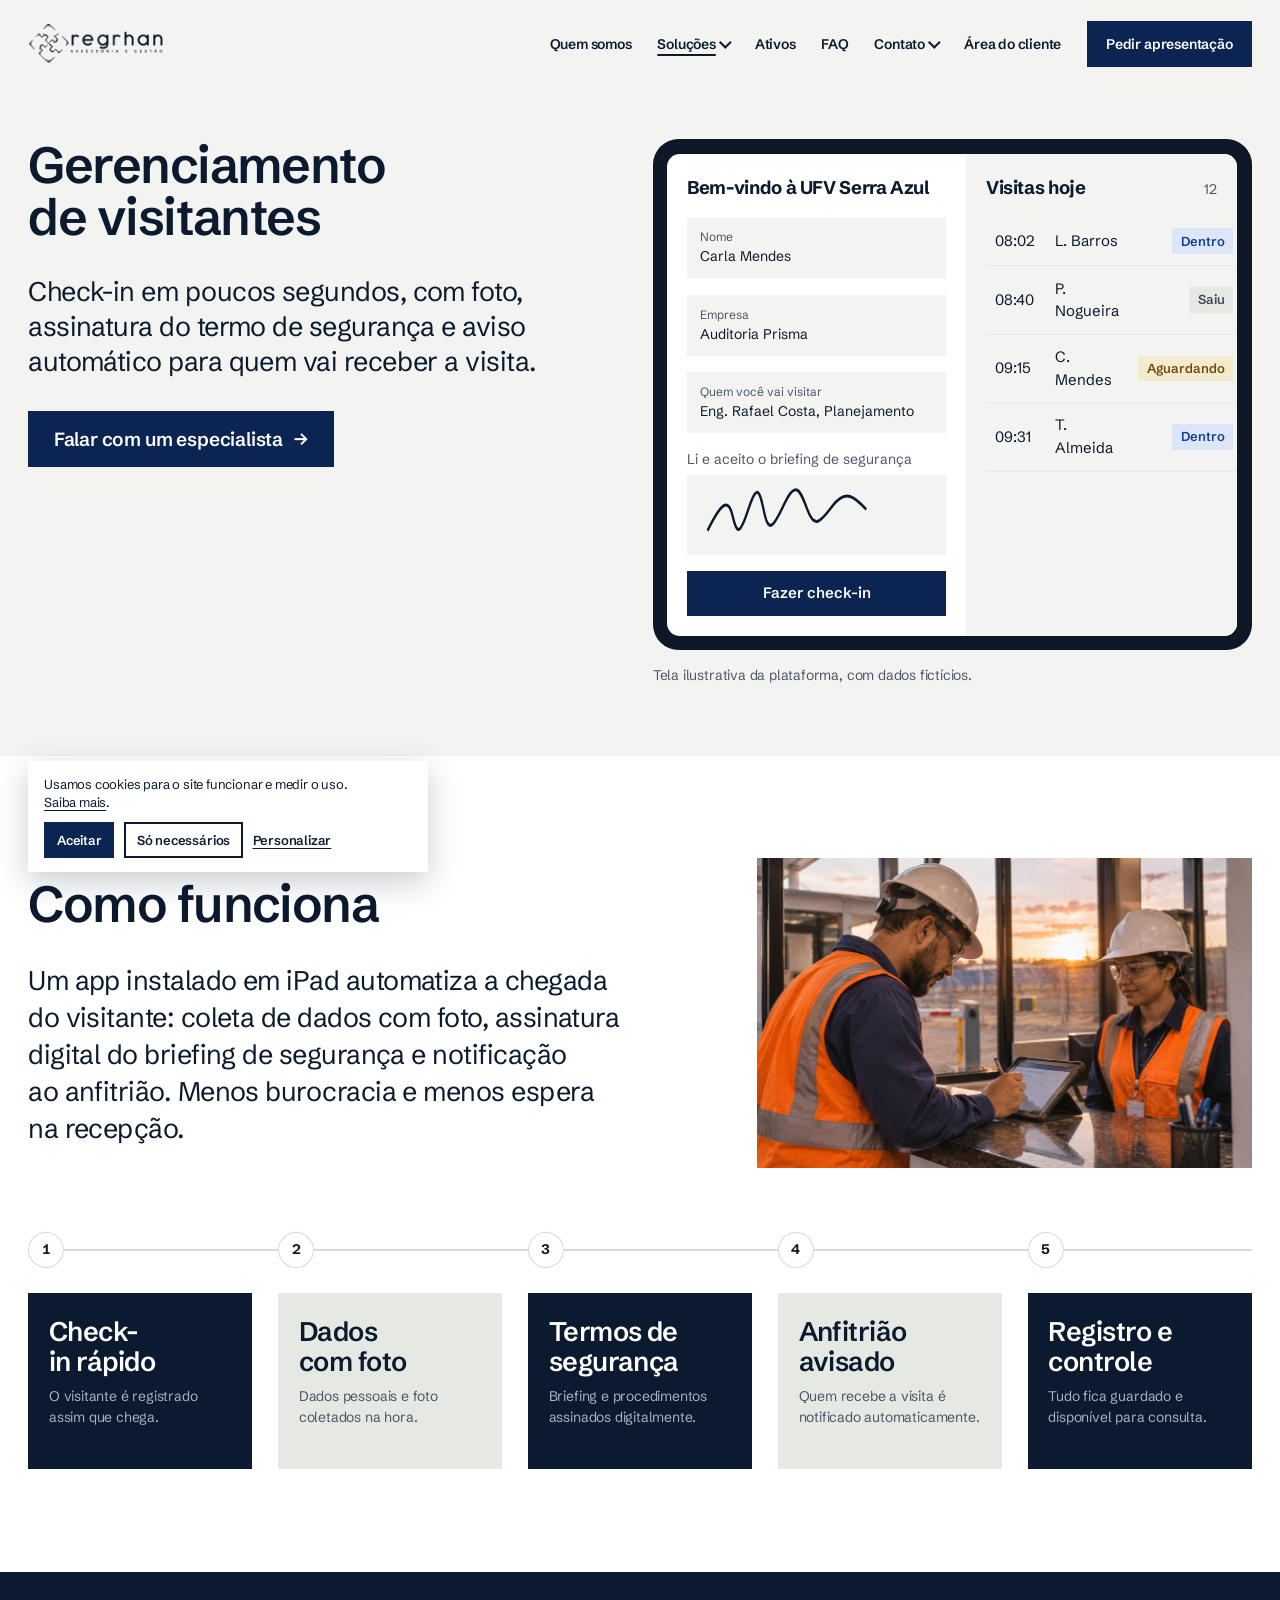
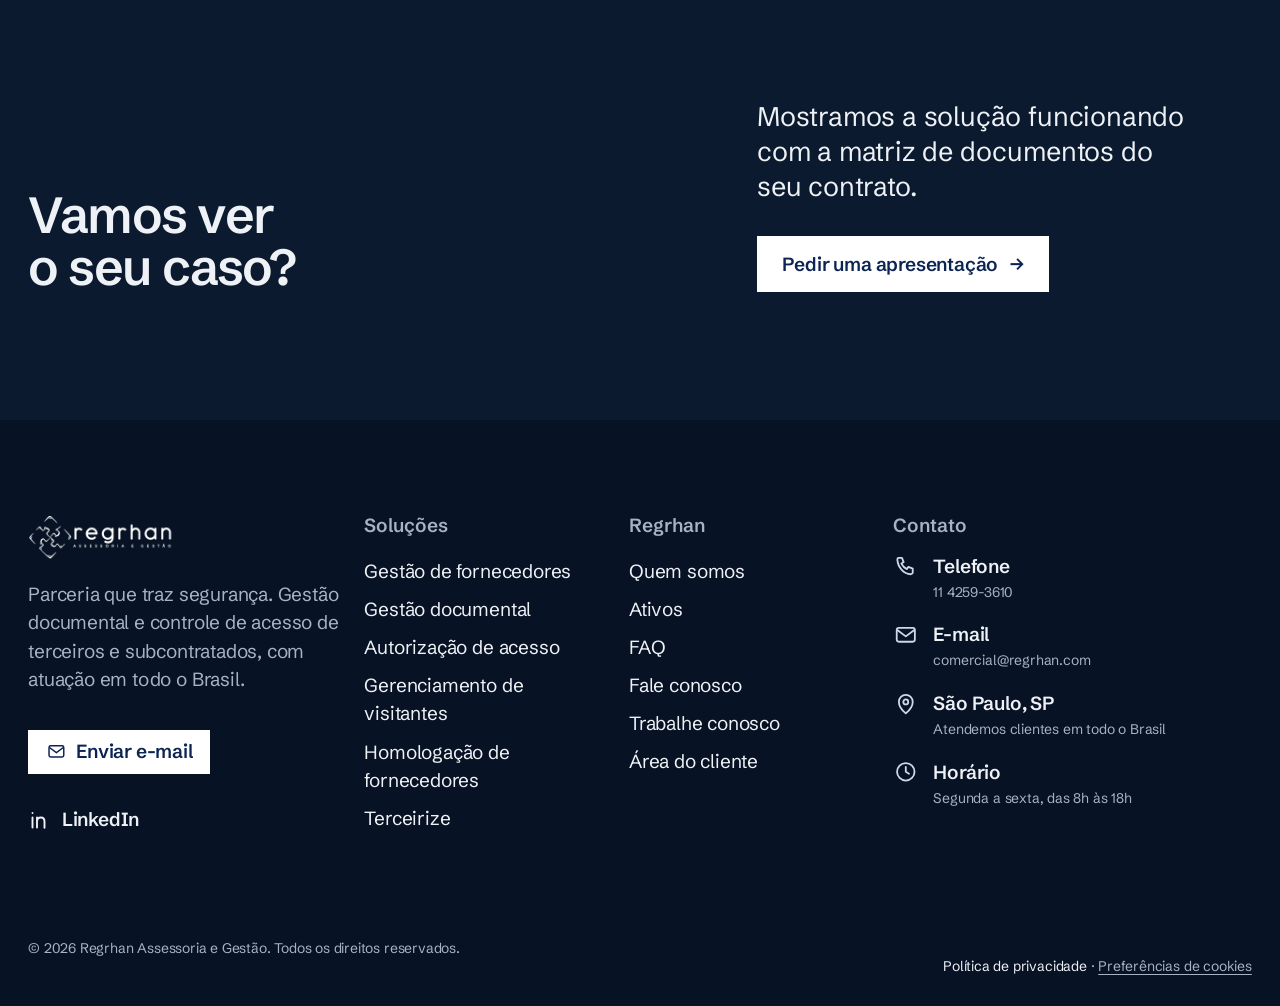
<file: gerenciamento-de-visitantes.html>
<!DOCTYPE html>
<html lang="pt-BR" data-email="comercial@regrhan.com">
<head>
<meta name="robots" content="noindex,nofollow">
<meta charset="utf-8">
<meta name="viewport" content="width=device-width, initial-scale=1">
<title>Gerenciamento de visitantes · Regrhan Assessoria</title>
<meta name="description" content="Check-in em poucos segundos, com foto, assinatura do termo de segurança e aviso automático para quem vai receber a visita.">
<link rel="canonical" href="https://regrhan.com/gerenciamento-de-visitantes.html">
<meta name="theme-color" content="#0b2452">
<link rel="icon" type="image/png" sizes="48x48" href="assets/favicon-48-escuro.png">
<link rel="icon" type="image/png" sizes="192x192" href="assets/favicon-192-escuro.png">
<link rel="icon" type="image/png" sizes="48x48" href="assets/favicon-48-claro.png" media="(prefers-color-scheme: dark)">
<link rel="icon" type="image/png" sizes="192x192" href="assets/favicon-192-claro.png" media="(prefers-color-scheme: dark)">
<link rel="apple-touch-icon" href="assets/apple-touch-icon.png">
<meta property="og:type" content="website">
<meta property="og:locale" content="pt_BR">
<meta property="og:site_name" content="Regrhan">
<meta property="og:title" content="Gerenciamento de visitantes · Regrhan Assessoria">
<meta property="og:description" content="Check-in em poucos segundos, com foto, assinatura do termo de segurança e aviso automático para quem vai receber a visita.">
<meta property="og:url" content="https://regrhan.com/gerenciamento-de-visitantes.html">
<meta property="og:image" content="https://regrhan.com/assets/og-image.jpg">
<meta property="og:image:width" content="1200">
<meta property="og:image:height" content="630">
<meta name="twitter:card" content="summary_large_image">
<link rel="preconnect" href="https://fonts.googleapis.com">
<link rel="preconnect" href="https://fonts.gstatic.com" crossorigin>
<link href="https://fonts.googleapis.com/css2?family=Schibsted+Grotesk:wght@400;600;800&display=swap" rel="stylesheet">
<link rel="stylesheet" href="css/site.css?v=13">
<script>document.documentElement.classList.add('js')</script>
</head>
<body>
<header class="site-head">
  <a class="brand" href="index.html" aria-label="Regrhan, página inicial"><img class="logo-dark" src="assets/logo-ink.png" width="320" height="92" alt="Regrhan Assessoria e Gestão"><img class="logo-light" src="assets/logo-white.png" width="320" height="92" alt=""></a>
  <nav class="nav" aria-label="Principal">
    <a href="quem-somos.html">Quem somos</a>
    <div class="drop"><button type="button" aria-expanded="false" aria-controls="dd-sol" data-current>Soluções <span class="chev" aria-hidden="true"></span></button>
      <div class="drop-panel" id="dd-sol"><a href="gestao-de-fornecedores.html">Gestão de fornecedores</a><a href="gestao-documental-de-subcontratados-e-terceiros.html">Gestão documental</a><a href="autorizacao-de-acesso-de-terceiros.html">Autorização de acesso</a><a href="gerenciamento-de-visitantes.html">Gerenciamento de visitantes</a><a href="homologacao-de-fornecedores.html">Homologação de fornecedores</a><a href="terceirize-servicos-de-profissionais-qualificados.html">Terceirize</a></div></div>
    <a href="ativos.html">Ativos</a>
    <a href="faq.html">FAQ</a>
    <div class="drop"><button type="button" aria-expanded="false" aria-controls="dd-ct">Contato <span class="chev" aria-hidden="true"></span></button>
      <div class="drop-panel" id="dd-ct"><a href="fale-conosco.html">Fale conosco</a><a href="trabalhe-conosco.html">Trabalhe conosco</a></div></div>
    <a href="https://hub.metadata.net/" target="_blank" rel="noopener">Área do cliente</a>
    <a class="button head-cta" href="fale-conosco.html">Pedir apresentação</a>
  </nav>
  <button class="menu-toggle" type="button" aria-expanded="false" aria-controls="menu">Menu</button>
  <div class="menu-sheet" id="menu" role="dialog" aria-modal="true" aria-label="Menu">
    <div class="sheet-top"><img src="assets/logo-white.png" width="320" height="92" alt="Regrhan"><button class="menu-toggle menu-close" type="button" style="display:inline-flex">Fechar</button></div>
    <nav aria-label="Menu do celular">
      <a href="index.html">Início</a>
      <a href="quem-somos.html">Quem somos</a>
      <a href="gestao-de-fornecedores.html">Soluções</a>
      <div class="sub"><a href="gestao-de-fornecedores.html">Gestão de fornecedores</a><a href="gestao-documental-de-subcontratados-e-terceiros.html">Gestão documental</a><a href="autorizacao-de-acesso-de-terceiros.html">Autorização de acesso</a><a href="gerenciamento-de-visitantes.html">Gerenciamento de visitantes</a><a href="homologacao-de-fornecedores.html">Homologação de fornecedores</a><a href="terceirize-servicos-de-profissionais-qualificados.html">Terceirize</a></div>
      <a href="ativos.html">Ativos</a>
      <a href="faq.html">FAQ</a>
      <a href="fale-conosco.html">Fale conosco</a>
      <a href="trabalhe-conosco.html">Trabalhe conosco</a>
      <a href="https://hub.metadata.net/" target="_blank" rel="noopener">Área do cliente</a>
    </nav>
    <a class="button button--light" href="fale-conosco.html">Pedir apresentação <span class="arrow" aria-hidden="true">→</span></a>
  </div>
</header>
<main id="conteudo">
  <section class="wrap grid page-hero" aria-labelledby="h1">
    <div class="ph-copy">
      <div>
        
        <h1 id="h1" data-rise style="--i:1">Gerenciamento de visitantes</h1>
      </div>
      <div>
        <p class="lead" data-rise style="--i:2">Check-in em poucos segundos, com foto, assinatura do termo de segurança e aviso automático para quem vai receber a visita.</p>
        <a class="button" href="fale-conosco.html" data-rise style="--i:3;margin-top:2rem">Falar com um especialista <span class="arrow" aria-hidden="true">→</span></a>
      </div>
    </div>
    <div class="ph-side" data-reveal style="--i:2">
      <div class="tablet" data-ui><div class="tablet-screen">
        <div class="ui-body">
          <div class="ui-title"><strong>Bem-vindo à UFV Serra Azul</strong></div>
          <div class="ui-field"><span>Nome</span>Carla Mendes</div>
          <div class="ui-field"><span>Empresa</span>Auditoria Prisma</div>
          <div class="ui-field"><span>Quem você vai visitar</span>Eng. Rafael Costa, Planejamento</div>
          <div><div class="small muted" style="margin-bottom:.35rem">Li e aceito o briefing de segurança</div><div class="ui-sign"><svg viewBox="0 0 200 40" preserveAspectRatio="none" aria-hidden="true"><path d="M4 30c12-18 18-22 22-10s6 14 14-4 10-12 14 2 8 10 18-6 14-8 20 4 10 10 22-2 20-6 30 2"/></svg></div></div>
          <span class="button" style="min-height:2.8rem">Fazer check-in</span>
        </div>
        <div class="ui-body ui-hide-s" style="background:var(--bg)">
          <div class="ui-title"><strong>Visitas hoje</strong><span>12</span></div>
          <table class="ui-table"><tbody>
            <tr><td>08:02</td><td>L. Barros</td><td class="r"><span class="pill ok">Dentro</span></td></tr>
            <tr><td>08:40</td><td>P. Nogueira</td><td class="r"><span class="pill wait">Saiu</span></td></tr>
            <tr><td>09:15</td><td>C. Mendes</td><td class="r"><span class="pill warn">Aguardando</span></td></tr>
            <tr><td>09:31</td><td>T. Almeida</td><td class="r"><span class="pill ok">Dentro</span></td></tr>
          </tbody></table>
        </div>
      </div></div><p class="sample">Tela ilustrativa da plataforma, com dados fictícios.</p></div>
  </section>

  <section class="how-steps" aria-labelledby="h-how"><div class="wrap">
    <div class="hs-top"><div><h2 id="h-how" data-reveal>Como funciona</h2><p data-reveal style="--i:1">Um app instalado em iPad automatiza a chegada do visitante: coleta de dados com foto, assinatura digital do briefing de segurança e notificação ao anfitrião. Menos burocracia e menos espera na recepção.</p></div><figure class="how-photo shutter drift-box " data-reveal><img src="assets/sol-visitantes.jpg" width="2000" height="1250" alt="Visitante de capacete assinando um check-in em um tablet na recepção" loading="lazy" decoding="async" class="drift"></figure></div>
    <ol class="hs-list clean rail rail--h rail--tiles" data-rail style="--n:5"><li data-reveal style="--i:0"><span class="rail-n" aria-hidden="true">1</span><h3>Check-in rápido</h3><p>O visitante é registrado assim que chega.</p></li><li data-reveal style="--i:1"><span class="rail-n" aria-hidden="true">2</span><h3>Dados com foto</h3><p>Dados pessoais e foto coletados na hora.</p></li><li data-reveal style="--i:2"><span class="rail-n" aria-hidden="true">3</span><h3>Termos de segurança</h3><p>Briefing e procedimentos assinados digitalmente.</p></li><li data-reveal style="--i:3"><span class="rail-n" aria-hidden="true">4</span><h3>Anfitrião avisado</h3><p>Quem recebe a visita é notificado automaticamente.</p></li><li data-reveal style="--i:4"><span class="rail-n" aria-hidden="true">5</span><h3>Registro e controle</h3><p>Tudo fica guardado e disponível para consulta.</p></li></ol></div></section>


</main>

<section class="cta on-deep wrap" aria-labelledby="cta-h">
  <h2 id="cta-h">Vamos ver<br>o seu caso?</h2>
  <div class="cta-foot">
    <p>Mostramos a solução funcionando com a matriz de documentos do seu contrato.</p>
    <a class="button" href="fale-conosco.html">Pedir uma apresentação <span class="arrow" aria-hidden="true">→</span></a>
  </div>
</section>
<footer class="site-foot">
  <div class="foot-grid">
    <div class="foot-brand">
      <a class="foot-logo" href="index.html" aria-label="Regrhan, página inicial"><img src="assets/logo-white.png" width="320" height="92" alt="Regrhan Assessoria e Gestão" loading="lazy"></a>
      <p>Parceria que traz segurança. Gestão documental e controle de acesso de terceiros e subcontratados, com atuação em todo o Brasil.</p>
      <a class="foot-mail" href="mailto:comercial@regrhan.com"><svg viewBox="0 0 24 24" aria-hidden="true"><rect x="3.5" y="5.5" width="17" height="13" rx="2" fill="none" stroke="currentColor" stroke-width="1.7"/><path d="m4 7.5 8 6 8-6" fill="none" stroke="currentColor" stroke-width="1.7" stroke-linejoin="round"/></svg>Enviar e-mail</a>
      <a class="foot-in" href="https://www.linkedin.com/company/regrhan-assessoria/" aria-label="Regrhan no LinkedIn"><svg viewBox="0 0 24 24" aria-hidden="true"><path d="M4.5 9.5v10M4.5 5v.1M9 19.5v-10m0 4.2c0-2.4 1.6-4.2 3.9-4.2 2.3 0 3.6 1.5 3.6 4.1v6.1" fill="none" stroke="currentColor" stroke-width="1.9" stroke-linecap="round" stroke-linejoin="round"/></svg>LinkedIn</a>
    </div>
    <nav class="foot-col" aria-label="Soluções">
      <h2>Soluções</h2>
      <ul class="clean"><li><a href="gestao-de-fornecedores.html">Gestão de fornecedores</a></li><li><a href="gestao-documental-de-subcontratados-e-terceiros.html">Gestão documental</a></li><li><a href="autorizacao-de-acesso-de-terceiros.html">Autorização de acesso</a></li><li><a href="gerenciamento-de-visitantes.html">Gerenciamento de visitantes</a></li><li><a href="homologacao-de-fornecedores.html">Homologação de fornecedores</a></li><li><a href="terceirize-servicos-de-profissionais-qualificados.html">Terceirize</a></li></ul>
    </nav>
    <nav class="foot-col" aria-label="Empresa">
      <h2>Regrhan</h2>
      <ul class="clean"><li><a href="quem-somos.html">Quem somos</a></li><li><a href="ativos.html">Ativos</a></li><li><a href="faq.html">FAQ</a></li><li><a href="fale-conosco.html">Fale conosco</a></li><li><a href="trabalhe-conosco.html">Trabalhe conosco</a></li><li><a href="https://hub.metadata.net/" target="_blank" rel="noopener">Área do cliente</a></li></ul>
    </nav>
    <div class="foot-col foot-contact">
      <h2>Contato</h2>
      <ul class="clean">
        <li><svg viewBox="0 0 24 24" aria-hidden="true"><path d="M5 4.5h3.4l1.6 4-2.1 1.4a11 11 0 0 0 5.2 5.2l1.4-2.1 4 1.6V18a1.9 1.9 0 0 1-2 1.9C10.3 19.4 4.6 13.7 4.1 6.5A1.9 1.9 0 0 1 5 4.5Z" fill="none" stroke="currentColor" stroke-width="1.7" stroke-linejoin="round"/></svg><a href="tel:+551142593610"><b>Telefone</b><span class="nowrap">11 4259-3610</span></a></li>
        <li><svg viewBox="0 0 24 24" aria-hidden="true"><rect x="3.5" y="5.5" width="17" height="13" rx="2" fill="none" stroke="currentColor" stroke-width="1.7"/><path d="m4 7.5 8 6 8-6" fill="none" stroke="currentColor" stroke-width="1.7" stroke-linejoin="round"/></svg><a href="mailto:comercial@regrhan.com"><b>E-mail</b><span>comercial@regrhan.com</span></a></li>
        <li><svg viewBox="0 0 24 24" aria-hidden="true"><path d="M12 21s-6.5-5.6-6.5-10.8a6.5 6.5 0 0 1 13 0C18.5 15.4 12 21 12 21Z" fill="none" stroke="currentColor" stroke-width="1.7" stroke-linejoin="round"/><circle cx="12" cy="10.2" r="2.3" fill="none" stroke="currentColor" stroke-width="1.7"/></svg><span class="fc-text"><b>São Paulo, SP</b><span>Atendemos clientes em todo o Brasil</span></span></li>
        <li><svg viewBox="0 0 24 24" aria-hidden="true"><circle cx="12" cy="12" r="8.2" fill="none" stroke="currentColor" stroke-width="1.7"/><path d="M12 7.5V12l3 1.8" fill="none" stroke="currentColor" stroke-width="1.7" stroke-linecap="round" stroke-linejoin="round"/></svg><span class="fc-text"><b>Horário</b><span>Segunda a sexta, das 8h às 18h</span></span></li>
      </ul>
    </div>
  </div>
  <div class="foot-bottom">
    <p>© 2026 Regrhan Assessoria e Gestão. Todos os direitos reservados.</p>
    <p><a href="politica-de-privacidade.html">Política de privacidade</a> · <button class="foot-ck" type="button" data-cookie-open>Preferências de cookies</button></p>
  </div>
</footer>
<div class="cookie" role="dialog" aria-live="polite" aria-label="Aviso de cookies" hidden>
  <p class="cookie-text">Usamos cookies para o site funcionar e medir o uso. <a class="link-plain" href="politica-de-privacidade.html">Saiba mais</a>.</p>
  <div class="cookie-prefs" hidden>
    <label class="ck"><span><b>Necessários</b><small>Fazem o site funcionar e guardam esta escolha. Sempre ativos.</small></span><input type="checkbox" checked disabled></label>
    <label class="ck"><span><b>Estatísticos</b><small>Mostram como o site é usado, sem identificar você.</small></span><input type="checkbox" data-pref="analytics"></label>
    <label class="ck"><span><b>Marketing</b><small>Permitem medir e personalizar campanhas.</small></span><input type="checkbox" data-pref="marketing"></label>
  </div>
  <div class="cookie-actions"><button class="button" type="button" data-cookie="all">Aceitar</button><button class="button button--ghost" type="button" data-cookie="min">Só necessários</button><button class="cookie-min" type="button" data-cookie-custom aria-expanded="false">Personalizar</button></div>
</div>
<script src="js/site.js?v=13" defer></script>
</body>
</html>
</file>
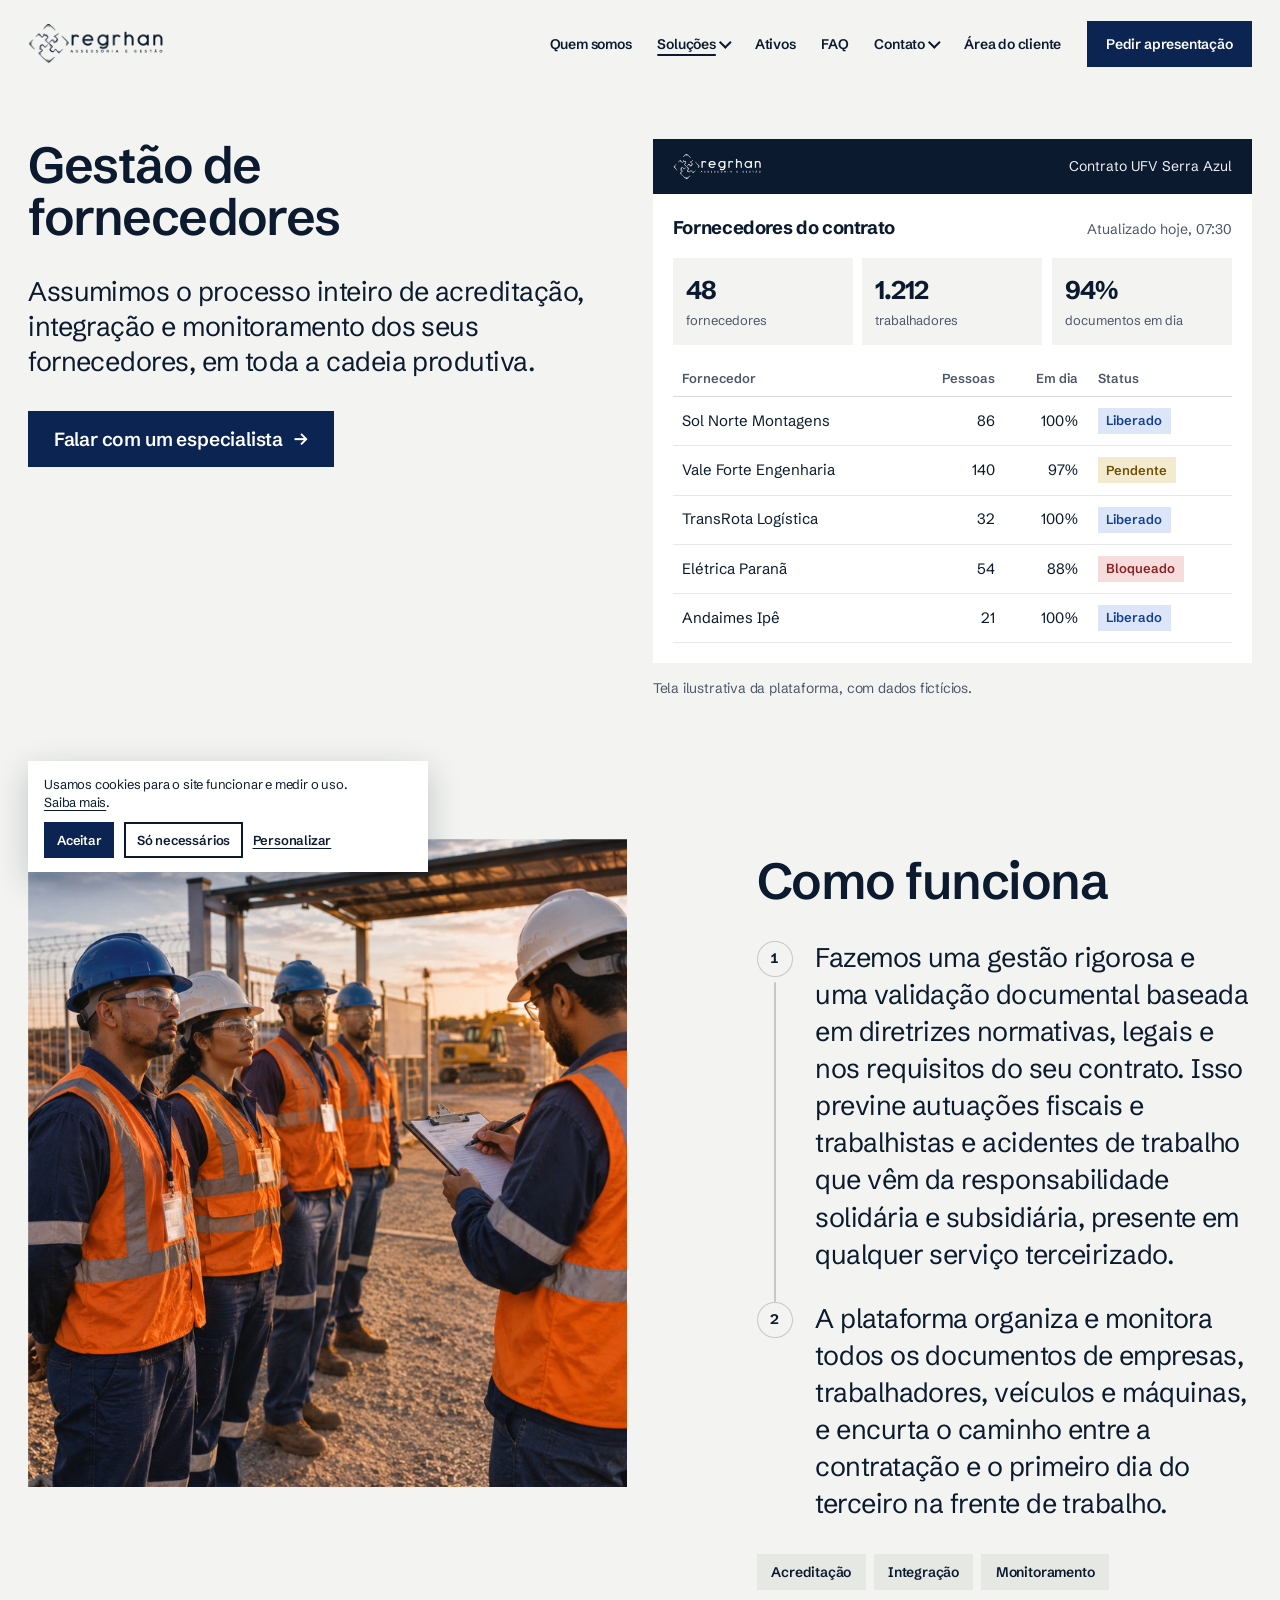
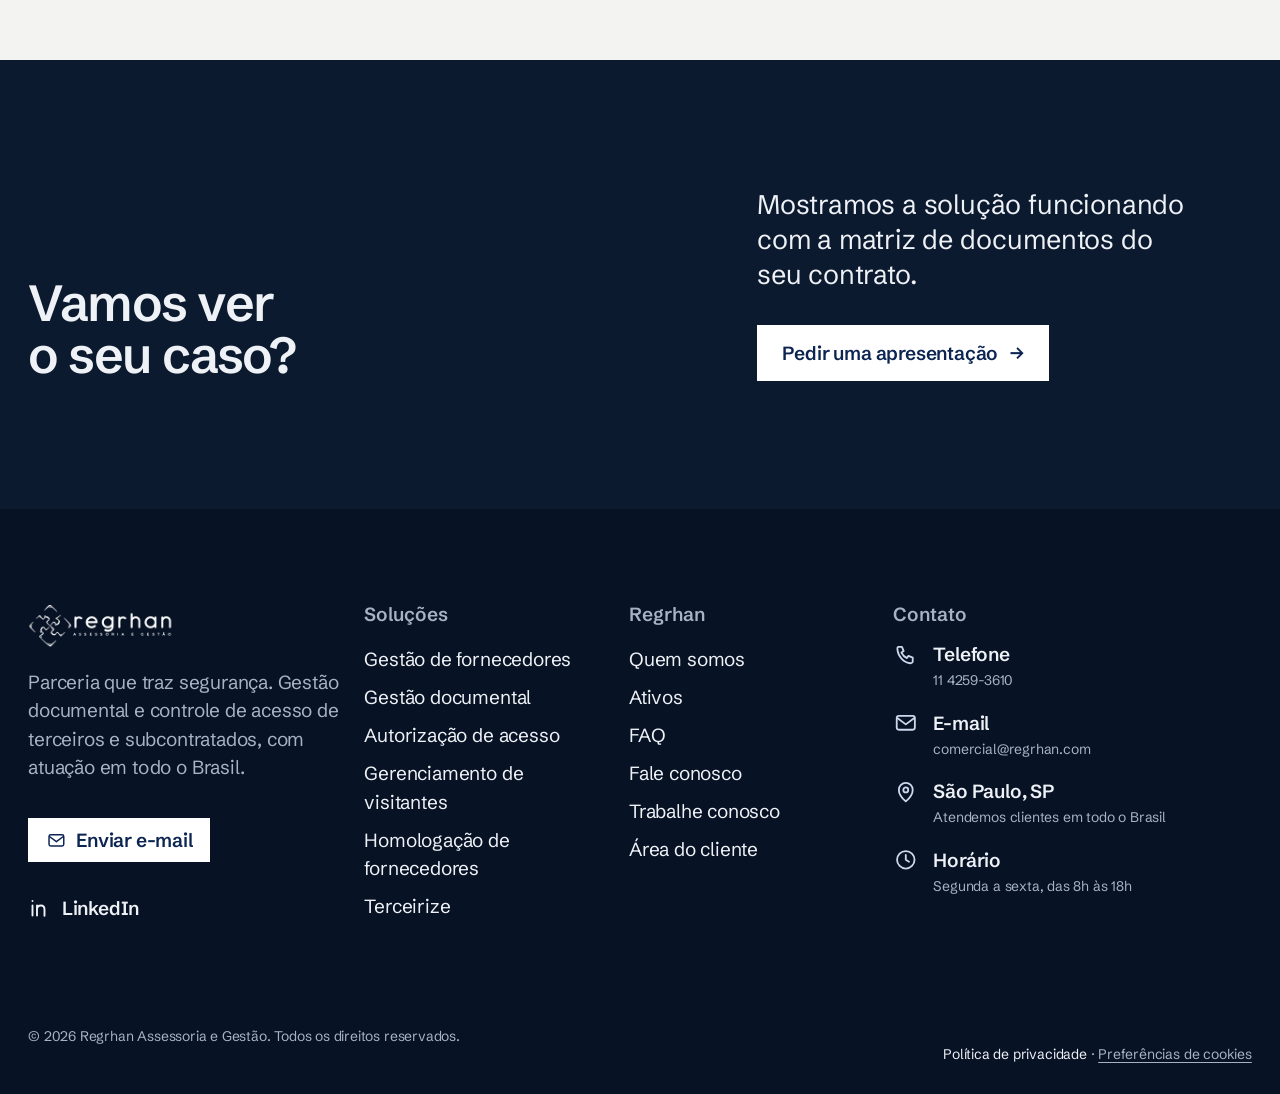
<file: gestao-de-fornecedores.html>
<!DOCTYPE html>
<html lang="pt-BR" data-email="comercial@regrhan.com">
<head>
<meta name="robots" content="noindex,nofollow">
<meta charset="utf-8">
<meta name="viewport" content="width=device-width, initial-scale=1">
<title>Gestão de fornecedores · Regrhan Assessoria</title>
<meta name="description" content="Assumimos o processo inteiro de acreditação, integração e monitoramento dos seus fornecedores, em toda a cadeia produtiva.">
<link rel="canonical" href="https://regrhan.com/gestao-de-fornecedores.html">
<meta name="theme-color" content="#0b2452">
<link rel="icon" type="image/png" sizes="48x48" href="assets/favicon-48-escuro.png">
<link rel="icon" type="image/png" sizes="192x192" href="assets/favicon-192-escuro.png">
<link rel="icon" type="image/png" sizes="48x48" href="assets/favicon-48-claro.png" media="(prefers-color-scheme: dark)">
<link rel="icon" type="image/png" sizes="192x192" href="assets/favicon-192-claro.png" media="(prefers-color-scheme: dark)">
<link rel="apple-touch-icon" href="assets/apple-touch-icon.png">
<meta property="og:type" content="website">
<meta property="og:locale" content="pt_BR">
<meta property="og:site_name" content="Regrhan">
<meta property="og:title" content="Gestão de fornecedores · Regrhan Assessoria">
<meta property="og:description" content="Assumimos o processo inteiro de acreditação, integração e monitoramento dos seus fornecedores, em toda a cadeia produtiva.">
<meta property="og:url" content="https://regrhan.com/gestao-de-fornecedores.html">
<meta property="og:image" content="https://regrhan.com/assets/og-image.jpg">
<meta property="og:image:width" content="1200">
<meta property="og:image:height" content="630">
<meta name="twitter:card" content="summary_large_image">
<link rel="preconnect" href="https://fonts.googleapis.com">
<link rel="preconnect" href="https://fonts.gstatic.com" crossorigin>
<link href="https://fonts.googleapis.com/css2?family=Schibsted+Grotesk:wght@400;600;800&display=swap" rel="stylesheet">
<link rel="stylesheet" href="css/site.css?v=13">
<script>document.documentElement.classList.add('js')</script>
</head>
<body>
<header class="site-head">
  <a class="brand" href="index.html" aria-label="Regrhan, página inicial"><img class="logo-dark" src="assets/logo-ink.png" width="320" height="92" alt="Regrhan Assessoria e Gestão"><img class="logo-light" src="assets/logo-white.png" width="320" height="92" alt=""></a>
  <nav class="nav" aria-label="Principal">
    <a href="quem-somos.html">Quem somos</a>
    <div class="drop"><button type="button" aria-expanded="false" aria-controls="dd-sol" data-current>Soluções <span class="chev" aria-hidden="true"></span></button>
      <div class="drop-panel" id="dd-sol"><a href="gestao-de-fornecedores.html">Gestão de fornecedores</a><a href="gestao-documental-de-subcontratados-e-terceiros.html">Gestão documental</a><a href="autorizacao-de-acesso-de-terceiros.html">Autorização de acesso</a><a href="gerenciamento-de-visitantes.html">Gerenciamento de visitantes</a><a href="homologacao-de-fornecedores.html">Homologação de fornecedores</a><a href="terceirize-servicos-de-profissionais-qualificados.html">Terceirize</a></div></div>
    <a href="ativos.html">Ativos</a>
    <a href="faq.html">FAQ</a>
    <div class="drop"><button type="button" aria-expanded="false" aria-controls="dd-ct">Contato <span class="chev" aria-hidden="true"></span></button>
      <div class="drop-panel" id="dd-ct"><a href="fale-conosco.html">Fale conosco</a><a href="trabalhe-conosco.html">Trabalhe conosco</a></div></div>
    <a href="https://hub.metadata.net/" target="_blank" rel="noopener">Área do cliente</a>
    <a class="button head-cta" href="fale-conosco.html">Pedir apresentação</a>
  </nav>
  <button class="menu-toggle" type="button" aria-expanded="false" aria-controls="menu">Menu</button>
  <div class="menu-sheet" id="menu" role="dialog" aria-modal="true" aria-label="Menu">
    <div class="sheet-top"><img src="assets/logo-white.png" width="320" height="92" alt="Regrhan"><button class="menu-toggle menu-close" type="button" style="display:inline-flex">Fechar</button></div>
    <nav aria-label="Menu do celular">
      <a href="index.html">Início</a>
      <a href="quem-somos.html">Quem somos</a>
      <a href="gestao-de-fornecedores.html">Soluções</a>
      <div class="sub"><a href="gestao-de-fornecedores.html">Gestão de fornecedores</a><a href="gestao-documental-de-subcontratados-e-terceiros.html">Gestão documental</a><a href="autorizacao-de-acesso-de-terceiros.html">Autorização de acesso</a><a href="gerenciamento-de-visitantes.html">Gerenciamento de visitantes</a><a href="homologacao-de-fornecedores.html">Homologação de fornecedores</a><a href="terceirize-servicos-de-profissionais-qualificados.html">Terceirize</a></div>
      <a href="ativos.html">Ativos</a>
      <a href="faq.html">FAQ</a>
      <a href="fale-conosco.html">Fale conosco</a>
      <a href="trabalhe-conosco.html">Trabalhe conosco</a>
      <a href="https://hub.metadata.net/" target="_blank" rel="noopener">Área do cliente</a>
    </nav>
    <a class="button button--light" href="fale-conosco.html">Pedir apresentação <span class="arrow" aria-hidden="true">→</span></a>
  </div>
</header>
<main id="conteudo">
  <section class="wrap grid page-hero" aria-labelledby="h1">
    <div class="ph-copy">
      <div>
        
        <h1 id="h1" data-rise style="--i:1">Gestão de fornecedores</h1>
      </div>
      <div>
        <p class="lead" data-rise style="--i:2">Assumimos o processo inteiro de acreditação, integração e monitoramento dos seus fornecedores, em toda a cadeia produtiva.</p>
        <a class="button" href="fale-conosco.html" data-rise style="--i:3;margin-top:2rem">Falar com um especialista <span class="arrow" aria-hidden="true">→</span></a>
      </div>
    </div>
    <div class="ph-side" data-reveal style="--i:2"><div data-ui>
      <div class="ui-shell">
        <div class="ui-bar"><img src="assets/logo-white.png" width="320" height="92" alt="Regrhan"><span>Contrato UFV Serra Azul</span></div>
        <div class="ui-body">
          <div class="ui-title"><strong>Fornecedores do contrato</strong><span>Atualizado hoje, 07:30</span></div>
          <div class="ui-kpis"><div><b>48</b><span>fornecedores</span></div><div><b>1.212</b><span>trabalhadores</span></div><div><b>94%</b><span>documentos em dia</span></div></div>
          <table class="ui-table"><thead><tr><th>Fornecedor</th><th class="r ui-hide-s">Pessoas</th><th class="r">Em dia</th><th>Status</th></tr></thead><tbody>
            <tr><td>Sol Norte Montagens</td><td class="r ui-hide-s">86</td><td class="r">100%</td><td><span class="pill ok">Liberado</span></td></tr>
            <tr><td>Vale Forte Engenharia</td><td class="r ui-hide-s">140</td><td class="r">97%</td><td><span class="pill warn">Pendente</span></td></tr>
            <tr><td>TransRota Logística</td><td class="r ui-hide-s">32</td><td class="r">100%</td><td><span class="pill ok">Liberado</span></td></tr>
            <tr><td>Elétrica Paranã</td><td class="r ui-hide-s">54</td><td class="r">88%</td><td><span class="pill no">Bloqueado</span></td></tr>
            <tr><td>Andaimes Ipê</td><td class="r ui-hide-s">21</td><td class="r">100%</td><td><span class="pill ok">Liberado</span></td></tr>
          </tbody></table>
        </div>
      </div></div><p class="sample">Tela ilustrativa da plataforma, com dados fictícios.</p></div>
  </section>

  <section class="wrap band how2" aria-labelledby="h-how">
    <figure class="how2-photo shutter drift-box" data-reveal><img src="assets/sol-fornecedores.jpg" width="1601" height="2000" alt="Equipe de fornecedores de capacete na entrada da obra, cada um com seu crachá" loading="lazy" decoding="async" class="drift"></figure>
    <div class="how2-copy"><h2 id="h-how" data-reveal>Como funciona</h2><ol class="rail" data-rail><li data-reveal style="--i:0"><span class="rail-n" aria-hidden="true">1</span><p>Fazemos uma gestão rigorosa e uma validação documental baseada em diretrizes normativas, legais e nos requisitos do seu contrato. Isso previne autuações fiscais e trabalhistas e acidentes de trabalho que vêm da responsabilidade solidária e subsidiária, presente em qualquer serviço terceirizado.</p></li><li data-reveal style="--i:1"><span class="rail-n" aria-hidden="true">2</span><p>A plataforma organiza e monitora todos os documentos de empresas, trabalhadores, veículos e máquinas, e encurta o caminho entre a contratação e o primeiro dia do terceiro na frente de trabalho.</p></li></ol><ul class="clean how2-tags" data-reveal><li>Acreditação</li><li>Integração</li><li>Monitoramento</li></ul></div></section>


</main>

<section class="cta on-deep wrap" aria-labelledby="cta-h">
  <h2 id="cta-h">Vamos ver<br>o seu caso?</h2>
  <div class="cta-foot">
    <p>Mostramos a solução funcionando com a matriz de documentos do seu contrato.</p>
    <a class="button" href="fale-conosco.html">Pedir uma apresentação <span class="arrow" aria-hidden="true">→</span></a>
  </div>
</section>
<footer class="site-foot">
  <div class="foot-grid">
    <div class="foot-brand">
      <a class="foot-logo" href="index.html" aria-label="Regrhan, página inicial"><img src="assets/logo-white.png" width="320" height="92" alt="Regrhan Assessoria e Gestão" loading="lazy"></a>
      <p>Parceria que traz segurança. Gestão documental e controle de acesso de terceiros e subcontratados, com atuação em todo o Brasil.</p>
      <a class="foot-mail" href="mailto:comercial@regrhan.com"><svg viewBox="0 0 24 24" aria-hidden="true"><rect x="3.5" y="5.5" width="17" height="13" rx="2" fill="none" stroke="currentColor" stroke-width="1.7"/><path d="m4 7.5 8 6 8-6" fill="none" stroke="currentColor" stroke-width="1.7" stroke-linejoin="round"/></svg>Enviar e-mail</a>
      <a class="foot-in" href="https://www.linkedin.com/company/regrhan-assessoria/" aria-label="Regrhan no LinkedIn"><svg viewBox="0 0 24 24" aria-hidden="true"><path d="M4.5 9.5v10M4.5 5v.1M9 19.5v-10m0 4.2c0-2.4 1.6-4.2 3.9-4.2 2.3 0 3.6 1.5 3.6 4.1v6.1" fill="none" stroke="currentColor" stroke-width="1.9" stroke-linecap="round" stroke-linejoin="round"/></svg>LinkedIn</a>
    </div>
    <nav class="foot-col" aria-label="Soluções">
      <h2>Soluções</h2>
      <ul class="clean"><li><a href="gestao-de-fornecedores.html">Gestão de fornecedores</a></li><li><a href="gestao-documental-de-subcontratados-e-terceiros.html">Gestão documental</a></li><li><a href="autorizacao-de-acesso-de-terceiros.html">Autorização de acesso</a></li><li><a href="gerenciamento-de-visitantes.html">Gerenciamento de visitantes</a></li><li><a href="homologacao-de-fornecedores.html">Homologação de fornecedores</a></li><li><a href="terceirize-servicos-de-profissionais-qualificados.html">Terceirize</a></li></ul>
    </nav>
    <nav class="foot-col" aria-label="Empresa">
      <h2>Regrhan</h2>
      <ul class="clean"><li><a href="quem-somos.html">Quem somos</a></li><li><a href="ativos.html">Ativos</a></li><li><a href="faq.html">FAQ</a></li><li><a href="fale-conosco.html">Fale conosco</a></li><li><a href="trabalhe-conosco.html">Trabalhe conosco</a></li><li><a href="https://hub.metadata.net/" target="_blank" rel="noopener">Área do cliente</a></li></ul>
    </nav>
    <div class="foot-col foot-contact">
      <h2>Contato</h2>
      <ul class="clean">
        <li><svg viewBox="0 0 24 24" aria-hidden="true"><path d="M5 4.5h3.4l1.6 4-2.1 1.4a11 11 0 0 0 5.2 5.2l1.4-2.1 4 1.6V18a1.9 1.9 0 0 1-2 1.9C10.3 19.4 4.6 13.7 4.1 6.5A1.9 1.9 0 0 1 5 4.5Z" fill="none" stroke="currentColor" stroke-width="1.7" stroke-linejoin="round"/></svg><a href="tel:+551142593610"><b>Telefone</b><span class="nowrap">11 4259-3610</span></a></li>
        <li><svg viewBox="0 0 24 24" aria-hidden="true"><rect x="3.5" y="5.5" width="17" height="13" rx="2" fill="none" stroke="currentColor" stroke-width="1.7"/><path d="m4 7.5 8 6 8-6" fill="none" stroke="currentColor" stroke-width="1.7" stroke-linejoin="round"/></svg><a href="mailto:comercial@regrhan.com"><b>E-mail</b><span>comercial@regrhan.com</span></a></li>
        <li><svg viewBox="0 0 24 24" aria-hidden="true"><path d="M12 21s-6.5-5.6-6.5-10.8a6.5 6.5 0 0 1 13 0C18.5 15.4 12 21 12 21Z" fill="none" stroke="currentColor" stroke-width="1.7" stroke-linejoin="round"/><circle cx="12" cy="10.2" r="2.3" fill="none" stroke="currentColor" stroke-width="1.7"/></svg><span class="fc-text"><b>São Paulo, SP</b><span>Atendemos clientes em todo o Brasil</span></span></li>
        <li><svg viewBox="0 0 24 24" aria-hidden="true"><circle cx="12" cy="12" r="8.2" fill="none" stroke="currentColor" stroke-width="1.7"/><path d="M12 7.5V12l3 1.8" fill="none" stroke="currentColor" stroke-width="1.7" stroke-linecap="round" stroke-linejoin="round"/></svg><span class="fc-text"><b>Horário</b><span>Segunda a sexta, das 8h às 18h</span></span></li>
      </ul>
    </div>
  </div>
  <div class="foot-bottom">
    <p>© 2026 Regrhan Assessoria e Gestão. Todos os direitos reservados.</p>
    <p><a href="politica-de-privacidade.html">Política de privacidade</a> · <button class="foot-ck" type="button" data-cookie-open>Preferências de cookies</button></p>
  </div>
</footer>
<div class="cookie" role="dialog" aria-live="polite" aria-label="Aviso de cookies" hidden>
  <p class="cookie-text">Usamos cookies para o site funcionar e medir o uso. <a class="link-plain" href="politica-de-privacidade.html">Saiba mais</a>.</p>
  <div class="cookie-prefs" hidden>
    <label class="ck"><span><b>Necessários</b><small>Fazem o site funcionar e guardam esta escolha. Sempre ativos.</small></span><input type="checkbox" checked disabled></label>
    <label class="ck"><span><b>Estatísticos</b><small>Mostram como o site é usado, sem identificar você.</small></span><input type="checkbox" data-pref="analytics"></label>
    <label class="ck"><span><b>Marketing</b><small>Permitem medir e personalizar campanhas.</small></span><input type="checkbox" data-pref="marketing"></label>
  </div>
  <div class="cookie-actions"><button class="button" type="button" data-cookie="all">Aceitar</button><button class="button button--ghost" type="button" data-cookie="min">Só necessários</button><button class="cookie-min" type="button" data-cookie-custom aria-expanded="false">Personalizar</button></div>
</div>
<script src="js/site.js?v=13" defer></script>
</body>
</html>
</file>
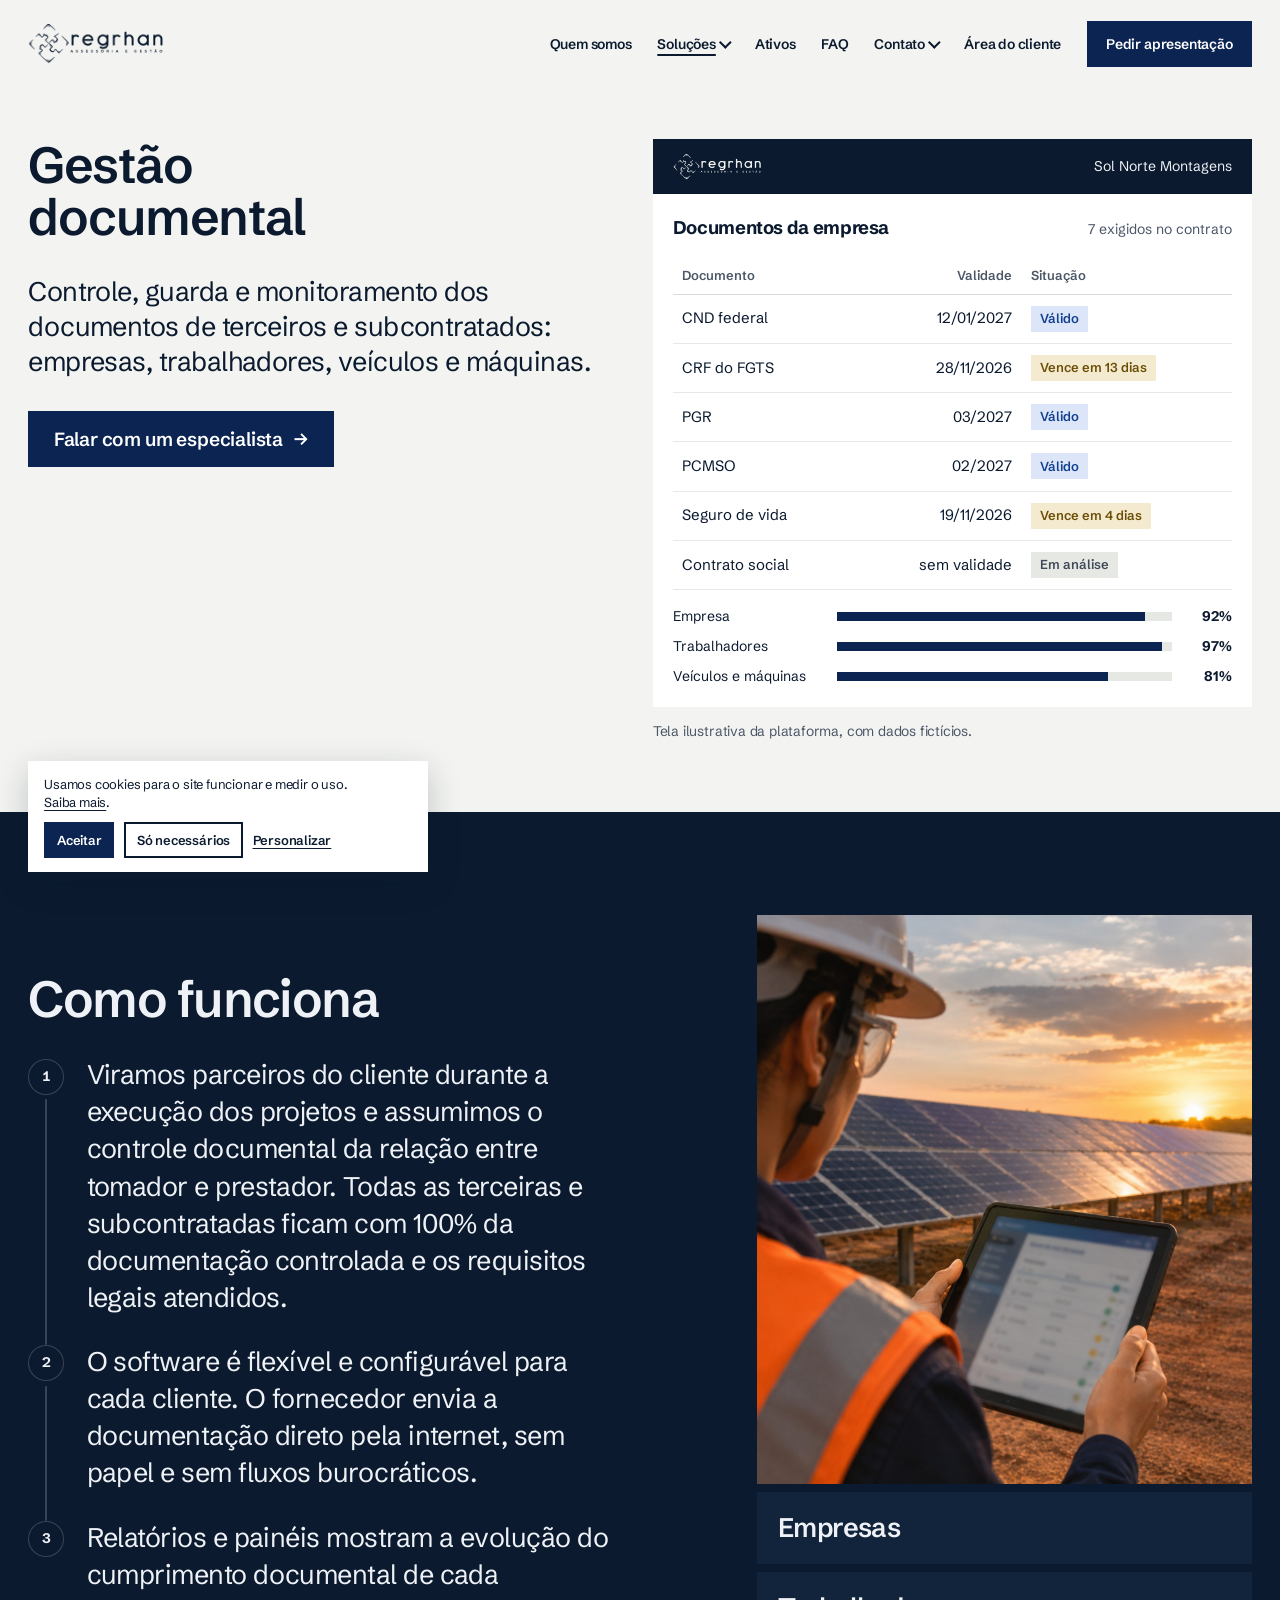
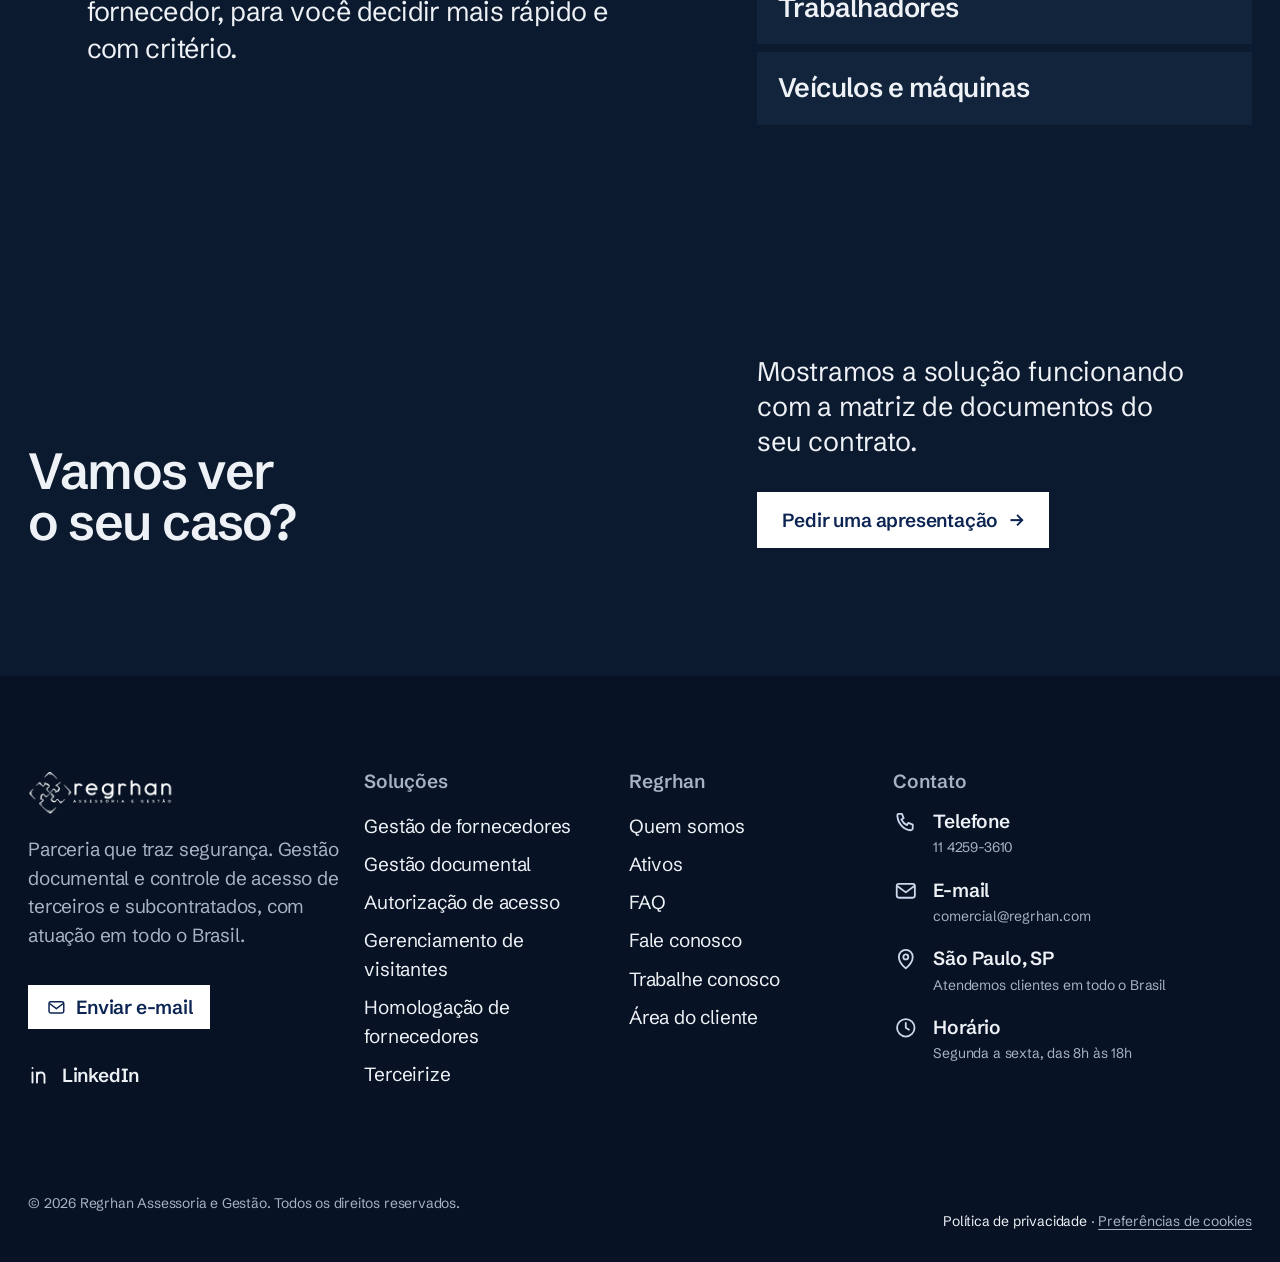
<file: gestao-documental-de-subcontratados-e-terceiros.html>
<!DOCTYPE html>
<html lang="pt-BR" data-email="comercial@regrhan.com">
<head>
<meta name="robots" content="noindex,nofollow">
<meta charset="utf-8">
<meta name="viewport" content="width=device-width, initial-scale=1">
<title>Gestão documental · Regrhan Assessoria</title>
<meta name="description" content="Controle, guarda e monitoramento dos documentos de terceiros e subcontratados: empresas, trabalhadores, veículos e máquinas.">
<link rel="canonical" href="https://regrhan.com/gestao-documental-de-subcontratados-e-terceiros.html">
<meta name="theme-color" content="#0b2452">
<link rel="icon" type="image/png" sizes="48x48" href="assets/favicon-48-escuro.png">
<link rel="icon" type="image/png" sizes="192x192" href="assets/favicon-192-escuro.png">
<link rel="icon" type="image/png" sizes="48x48" href="assets/favicon-48-claro.png" media="(prefers-color-scheme: dark)">
<link rel="icon" type="image/png" sizes="192x192" href="assets/favicon-192-claro.png" media="(prefers-color-scheme: dark)">
<link rel="apple-touch-icon" href="assets/apple-touch-icon.png">
<meta property="og:type" content="website">
<meta property="og:locale" content="pt_BR">
<meta property="og:site_name" content="Regrhan">
<meta property="og:title" content="Gestão documental · Regrhan Assessoria">
<meta property="og:description" content="Controle, guarda e monitoramento dos documentos de terceiros e subcontratados: empresas, trabalhadores, veículos e máquinas.">
<meta property="og:url" content="https://regrhan.com/gestao-documental-de-subcontratados-e-terceiros.html">
<meta property="og:image" content="https://regrhan.com/assets/og-image.jpg">
<meta property="og:image:width" content="1200">
<meta property="og:image:height" content="630">
<meta name="twitter:card" content="summary_large_image">
<link rel="preconnect" href="https://fonts.googleapis.com">
<link rel="preconnect" href="https://fonts.gstatic.com" crossorigin>
<link href="https://fonts.googleapis.com/css2?family=Schibsted+Grotesk:wght@400;600;800&display=swap" rel="stylesheet">
<link rel="stylesheet" href="css/site.css?v=13">
<script>document.documentElement.classList.add('js')</script>
</head>
<body>
<header class="site-head">
  <a class="brand" href="index.html" aria-label="Regrhan, página inicial"><img class="logo-dark" src="assets/logo-ink.png" width="320" height="92" alt="Regrhan Assessoria e Gestão"><img class="logo-light" src="assets/logo-white.png" width="320" height="92" alt=""></a>
  <nav class="nav" aria-label="Principal">
    <a href="quem-somos.html">Quem somos</a>
    <div class="drop"><button type="button" aria-expanded="false" aria-controls="dd-sol" data-current>Soluções <span class="chev" aria-hidden="true"></span></button>
      <div class="drop-panel" id="dd-sol"><a href="gestao-de-fornecedores.html">Gestão de fornecedores</a><a href="gestao-documental-de-subcontratados-e-terceiros.html">Gestão documental</a><a href="autorizacao-de-acesso-de-terceiros.html">Autorização de acesso</a><a href="gerenciamento-de-visitantes.html">Gerenciamento de visitantes</a><a href="homologacao-de-fornecedores.html">Homologação de fornecedores</a><a href="terceirize-servicos-de-profissionais-qualificados.html">Terceirize</a></div></div>
    <a href="ativos.html">Ativos</a>
    <a href="faq.html">FAQ</a>
    <div class="drop"><button type="button" aria-expanded="false" aria-controls="dd-ct">Contato <span class="chev" aria-hidden="true"></span></button>
      <div class="drop-panel" id="dd-ct"><a href="fale-conosco.html">Fale conosco</a><a href="trabalhe-conosco.html">Trabalhe conosco</a></div></div>
    <a href="https://hub.metadata.net/" target="_blank" rel="noopener">Área do cliente</a>
    <a class="button head-cta" href="fale-conosco.html">Pedir apresentação</a>
  </nav>
  <button class="menu-toggle" type="button" aria-expanded="false" aria-controls="menu">Menu</button>
  <div class="menu-sheet" id="menu" role="dialog" aria-modal="true" aria-label="Menu">
    <div class="sheet-top"><img src="assets/logo-white.png" width="320" height="92" alt="Regrhan"><button class="menu-toggle menu-close" type="button" style="display:inline-flex">Fechar</button></div>
    <nav aria-label="Menu do celular">
      <a href="index.html">Início</a>
      <a href="quem-somos.html">Quem somos</a>
      <a href="gestao-de-fornecedores.html">Soluções</a>
      <div class="sub"><a href="gestao-de-fornecedores.html">Gestão de fornecedores</a><a href="gestao-documental-de-subcontratados-e-terceiros.html">Gestão documental</a><a href="autorizacao-de-acesso-de-terceiros.html">Autorização de acesso</a><a href="gerenciamento-de-visitantes.html">Gerenciamento de visitantes</a><a href="homologacao-de-fornecedores.html">Homologação de fornecedores</a><a href="terceirize-servicos-de-profissionais-qualificados.html">Terceirize</a></div>
      <a href="ativos.html">Ativos</a>
      <a href="faq.html">FAQ</a>
      <a href="fale-conosco.html">Fale conosco</a>
      <a href="trabalhe-conosco.html">Trabalhe conosco</a>
      <a href="https://hub.metadata.net/" target="_blank" rel="noopener">Área do cliente</a>
    </nav>
    <a class="button button--light" href="fale-conosco.html">Pedir apresentação <span class="arrow" aria-hidden="true">→</span></a>
  </div>
</header>
<main id="conteudo">
  <section class="wrap grid page-hero" aria-labelledby="h1">
    <div class="ph-copy">
      <div>
        
        <h1 id="h1" data-rise style="--i:1">Gestão documental</h1>
      </div>
      <div>
        <p class="lead" data-rise style="--i:2">Controle, guarda e monitoramento dos documentos de terceiros e subcontratados: empresas, trabalhadores, veículos e máquinas.</p>
        <a class="button" href="fale-conosco.html" data-rise style="--i:3;margin-top:2rem">Falar com um especialista <span class="arrow" aria-hidden="true">→</span></a>
      </div>
    </div>
    <div class="ph-side" data-reveal style="--i:2"><div data-ui>
      <div class="ui-shell">
        <div class="ui-bar"><img src="assets/logo-white.png" width="320" height="92" alt="Regrhan"><span>Sol Norte Montagens</span></div>
        <div class="ui-body">
          <div class="ui-title"><strong>Documentos da empresa</strong><span>7 exigidos no contrato</span></div>
          <table class="ui-table"><thead><tr><th>Documento</th><th class="r">Validade</th><th>Situação</th></tr></thead><tbody>
            <tr><td>CND federal</td><td class="r">12/01/2027</td><td><span class="pill ok">Válido</span></td></tr>
            <tr><td>CRF do FGTS</td><td class="r">28/11/2026</td><td><span class="pill warn">Vence em 13 dias</span></td></tr>
            <tr><td>PGR</td><td class="r">03/2027</td><td><span class="pill ok">Válido</span></td></tr>
            <tr><td>PCMSO</td><td class="r">02/2027</td><td><span class="pill ok">Válido</span></td></tr>
            <tr><td>Seguro de vida</td><td class="r">19/11/2026</td><td><span class="pill warn">Vence em 4 dias</span></td></tr>
            <tr><td>Contrato social</td><td class="r">sem validade</td><td><span class="pill wait">Em análise</span></td></tr>
          </tbody></table>
          <div class="ui-bars" aria-label="Cumprimento por categoria">
            <div><span>Empresa</span><i style="--w:92%"></i><b>92%</b></div>
            <div><span>Trabalhadores</span><i style="--w:97%"></i><b>97%</b></div>
            <div><span>Veículos e máquinas</span><i style="--w:81%"></i><b>81%</b></div>
          </div>
        </div>
      </div></div><p class="sample">Tela ilustrativa da plataforma, com dados fictícios.</p></div>
  </section>

  <section class="on-deep how-deep" aria-labelledby="h-how"><div class="wrap grid">
    <div class="hd-copy"><h2 id="h-how" data-reveal>Como funciona</h2><ol class="rail" data-rail><li data-reveal style="--i:0"><span class="rail-n" aria-hidden="true">1</span><p>Viramos parceiros do cliente durante a execução dos projetos e assumimos o controle documental da relação entre tomador e prestador. Todas as terceiras e subcontratadas ficam com 100% da documentação controlada e os requisitos legais atendidos.</p></li><li data-reveal style="--i:1"><span class="rail-n" aria-hidden="true">2</span><p>O software é flexível e configurável para cada cliente. O fornecedor envia a documentação direto pela internet, sem papel e sem fluxos burocráticos.</p></li><li data-reveal style="--i:2"><span class="rail-n" aria-hidden="true">3</span><p>Relatórios e painéis mostram a evolução do cumprimento documental de cada fornecedor, para você decidir mais rápido e com critério.</p></li></ol></div>
    <div class="hd-side"><figure class="how-photo shutter drift-box " data-reveal><img src="assets/sol-documental.jpg" width="1600" height="2000" alt="Tablet com painel de documentos em uma usina solar" loading="lazy" decoding="async" class="drift"></figure><ul class="hd-terms clean" data-reveal><li>Empresas</li><li>Trabalhadores</li><li>Veículos e máquinas</li></ul></div></div></section>


</main>

<section class="cta on-deep wrap" aria-labelledby="cta-h">
  <h2 id="cta-h">Vamos ver<br>o seu caso?</h2>
  <div class="cta-foot">
    <p>Mostramos a solução funcionando com a matriz de documentos do seu contrato.</p>
    <a class="button" href="fale-conosco.html">Pedir uma apresentação <span class="arrow" aria-hidden="true">→</span></a>
  </div>
</section>
<footer class="site-foot">
  <div class="foot-grid">
    <div class="foot-brand">
      <a class="foot-logo" href="index.html" aria-label="Regrhan, página inicial"><img src="assets/logo-white.png" width="320" height="92" alt="Regrhan Assessoria e Gestão" loading="lazy"></a>
      <p>Parceria que traz segurança. Gestão documental e controle de acesso de terceiros e subcontratados, com atuação em todo o Brasil.</p>
      <a class="foot-mail" href="mailto:comercial@regrhan.com"><svg viewBox="0 0 24 24" aria-hidden="true"><rect x="3.5" y="5.5" width="17" height="13" rx="2" fill="none" stroke="currentColor" stroke-width="1.7"/><path d="m4 7.5 8 6 8-6" fill="none" stroke="currentColor" stroke-width="1.7" stroke-linejoin="round"/></svg>Enviar e-mail</a>
      <a class="foot-in" href="https://www.linkedin.com/company/regrhan-assessoria/" aria-label="Regrhan no LinkedIn"><svg viewBox="0 0 24 24" aria-hidden="true"><path d="M4.5 9.5v10M4.5 5v.1M9 19.5v-10m0 4.2c0-2.4 1.6-4.2 3.9-4.2 2.3 0 3.6 1.5 3.6 4.1v6.1" fill="none" stroke="currentColor" stroke-width="1.9" stroke-linecap="round" stroke-linejoin="round"/></svg>LinkedIn</a>
    </div>
    <nav class="foot-col" aria-label="Soluções">
      <h2>Soluções</h2>
      <ul class="clean"><li><a href="gestao-de-fornecedores.html">Gestão de fornecedores</a></li><li><a href="gestao-documental-de-subcontratados-e-terceiros.html">Gestão documental</a></li><li><a href="autorizacao-de-acesso-de-terceiros.html">Autorização de acesso</a></li><li><a href="gerenciamento-de-visitantes.html">Gerenciamento de visitantes</a></li><li><a href="homologacao-de-fornecedores.html">Homologação de fornecedores</a></li><li><a href="terceirize-servicos-de-profissionais-qualificados.html">Terceirize</a></li></ul>
    </nav>
    <nav class="foot-col" aria-label="Empresa">
      <h2>Regrhan</h2>
      <ul class="clean"><li><a href="quem-somos.html">Quem somos</a></li><li><a href="ativos.html">Ativos</a></li><li><a href="faq.html">FAQ</a></li><li><a href="fale-conosco.html">Fale conosco</a></li><li><a href="trabalhe-conosco.html">Trabalhe conosco</a></li><li><a href="https://hub.metadata.net/" target="_blank" rel="noopener">Área do cliente</a></li></ul>
    </nav>
    <div class="foot-col foot-contact">
      <h2>Contato</h2>
      <ul class="clean">
        <li><svg viewBox="0 0 24 24" aria-hidden="true"><path d="M5 4.5h3.4l1.6 4-2.1 1.4a11 11 0 0 0 5.2 5.2l1.4-2.1 4 1.6V18a1.9 1.9 0 0 1-2 1.9C10.3 19.4 4.6 13.7 4.1 6.5A1.9 1.9 0 0 1 5 4.5Z" fill="none" stroke="currentColor" stroke-width="1.7" stroke-linejoin="round"/></svg><a href="tel:+551142593610"><b>Telefone</b><span class="nowrap">11 4259-3610</span></a></li>
        <li><svg viewBox="0 0 24 24" aria-hidden="true"><rect x="3.5" y="5.5" width="17" height="13" rx="2" fill="none" stroke="currentColor" stroke-width="1.7"/><path d="m4 7.5 8 6 8-6" fill="none" stroke="currentColor" stroke-width="1.7" stroke-linejoin="round"/></svg><a href="mailto:comercial@regrhan.com"><b>E-mail</b><span>comercial@regrhan.com</span></a></li>
        <li><svg viewBox="0 0 24 24" aria-hidden="true"><path d="M12 21s-6.5-5.6-6.5-10.8a6.5 6.5 0 0 1 13 0C18.5 15.4 12 21 12 21Z" fill="none" stroke="currentColor" stroke-width="1.7" stroke-linejoin="round"/><circle cx="12" cy="10.2" r="2.3" fill="none" stroke="currentColor" stroke-width="1.7"/></svg><span class="fc-text"><b>São Paulo, SP</b><span>Atendemos clientes em todo o Brasil</span></span></li>
        <li><svg viewBox="0 0 24 24" aria-hidden="true"><circle cx="12" cy="12" r="8.2" fill="none" stroke="currentColor" stroke-width="1.7"/><path d="M12 7.5V12l3 1.8" fill="none" stroke="currentColor" stroke-width="1.7" stroke-linecap="round" stroke-linejoin="round"/></svg><span class="fc-text"><b>Horário</b><span>Segunda a sexta, das 8h às 18h</span></span></li>
      </ul>
    </div>
  </div>
  <div class="foot-bottom">
    <p>© 2026 Regrhan Assessoria e Gestão. Todos os direitos reservados.</p>
    <p><a href="politica-de-privacidade.html">Política de privacidade</a> · <button class="foot-ck" type="button" data-cookie-open>Preferências de cookies</button></p>
  </div>
</footer>
<div class="cookie" role="dialog" aria-live="polite" aria-label="Aviso de cookies" hidden>
  <p class="cookie-text">Usamos cookies para o site funcionar e medir o uso. <a class="link-plain" href="politica-de-privacidade.html">Saiba mais</a>.</p>
  <div class="cookie-prefs" hidden>
    <label class="ck"><span><b>Necessários</b><small>Fazem o site funcionar e guardam esta escolha. Sempre ativos.</small></span><input type="checkbox" checked disabled></label>
    <label class="ck"><span><b>Estatísticos</b><small>Mostram como o site é usado, sem identificar você.</small></span><input type="checkbox" data-pref="analytics"></label>
    <label class="ck"><span><b>Marketing</b><small>Permitem medir e personalizar campanhas.</small></span><input type="checkbox" data-pref="marketing"></label>
  </div>
  <div class="cookie-actions"><button class="button" type="button" data-cookie="all">Aceitar</button><button class="button button--ghost" type="button" data-cookie="min">Só necessários</button><button class="cookie-min" type="button" data-cookie-custom aria-expanded="false">Personalizar</button></div>
</div>
<script src="js/site.js?v=13" defer></script>
</body>
</html>
</file>
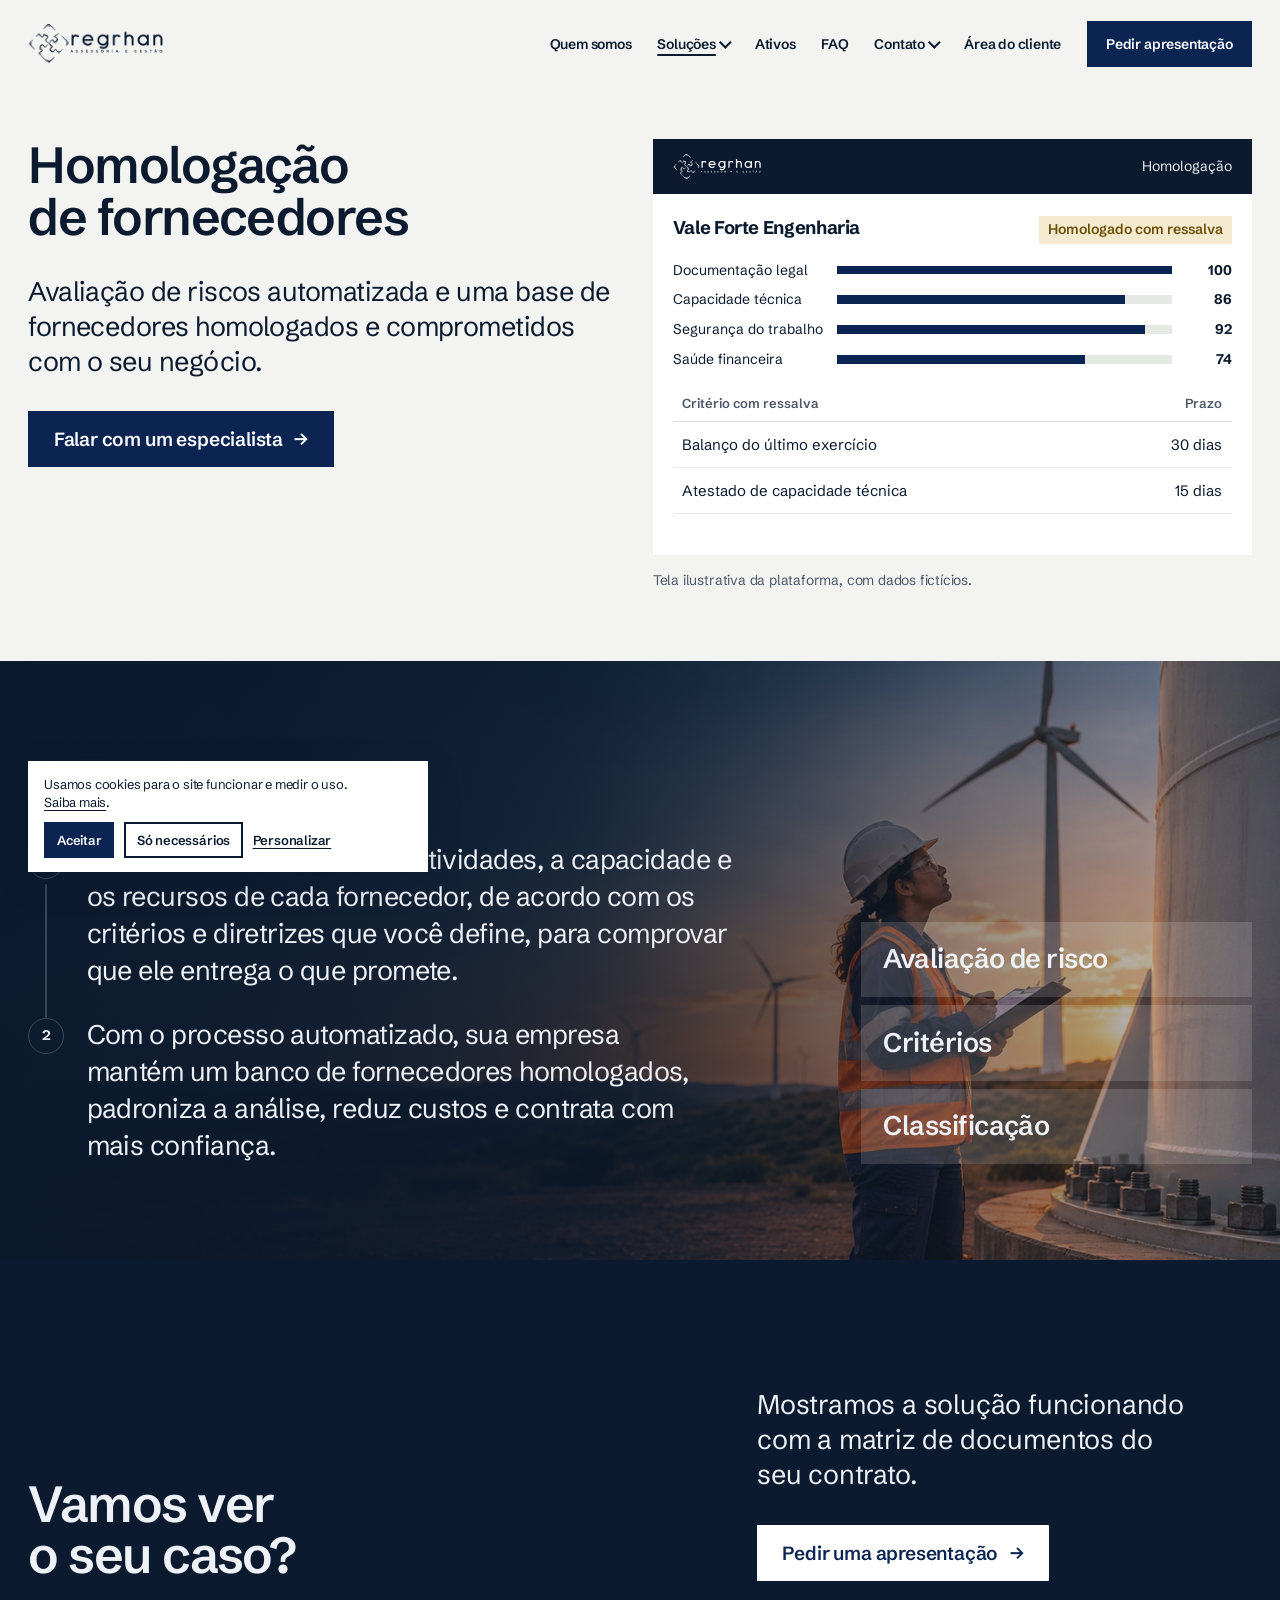
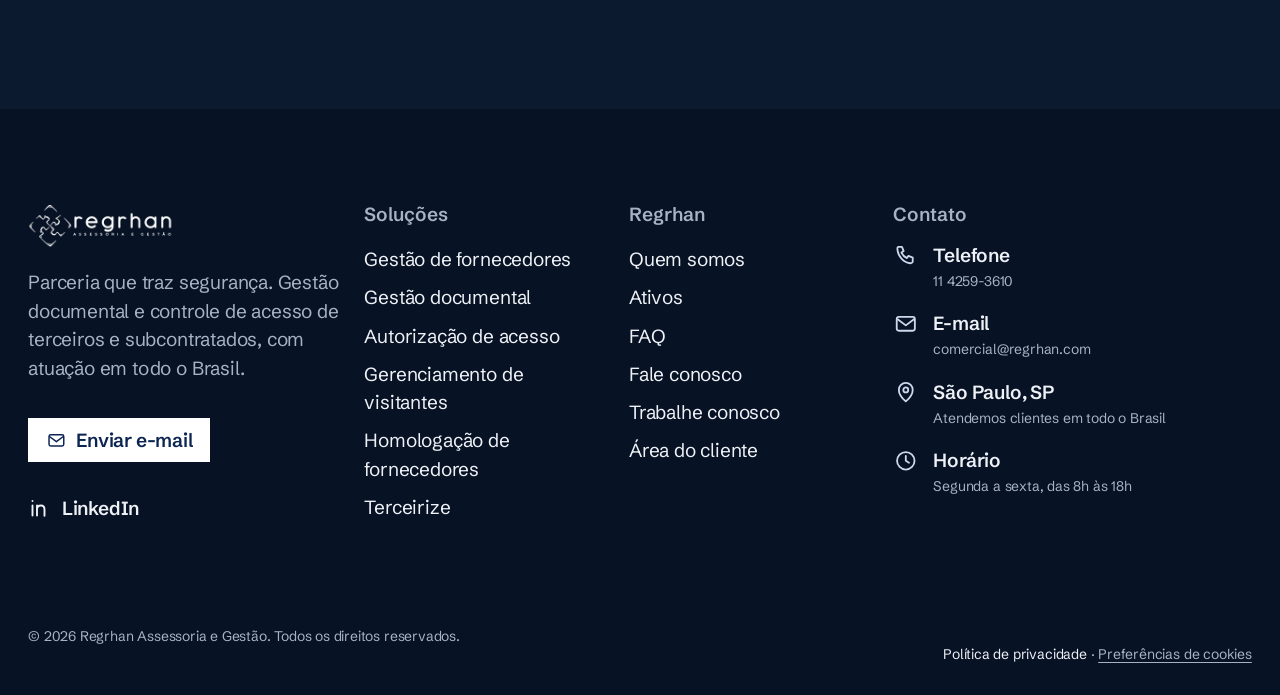
<file: homologacao-de-fornecedores.html>
<!DOCTYPE html>
<html lang="pt-BR" data-email="comercial@regrhan.com">
<head>
<meta name="robots" content="noindex,nofollow">
<meta charset="utf-8">
<meta name="viewport" content="width=device-width, initial-scale=1">
<title>Homologação de fornecedores · Regrhan Assessoria</title>
<meta name="description" content="Avaliação de riscos automatizada e uma base de fornecedores homologados e comprometidos com o seu negócio.">
<link rel="canonical" href="https://regrhan.com/homologacao-de-fornecedores.html">
<meta name="theme-color" content="#0b2452">
<link rel="icon" type="image/png" sizes="48x48" href="assets/favicon-48-escuro.png">
<link rel="icon" type="image/png" sizes="192x192" href="assets/favicon-192-escuro.png">
<link rel="icon" type="image/png" sizes="48x48" href="assets/favicon-48-claro.png" media="(prefers-color-scheme: dark)">
<link rel="icon" type="image/png" sizes="192x192" href="assets/favicon-192-claro.png" media="(prefers-color-scheme: dark)">
<link rel="apple-touch-icon" href="assets/apple-touch-icon.png">
<meta property="og:type" content="website">
<meta property="og:locale" content="pt_BR">
<meta property="og:site_name" content="Regrhan">
<meta property="og:title" content="Homologação de fornecedores · Regrhan Assessoria">
<meta property="og:description" content="Avaliação de riscos automatizada e uma base de fornecedores homologados e comprometidos com o seu negócio.">
<meta property="og:url" content="https://regrhan.com/homologacao-de-fornecedores.html">
<meta property="og:image" content="https://regrhan.com/assets/og-image.jpg">
<meta property="og:image:width" content="1200">
<meta property="og:image:height" content="630">
<meta name="twitter:card" content="summary_large_image">
<link rel="preconnect" href="https://fonts.googleapis.com">
<link rel="preconnect" href="https://fonts.gstatic.com" crossorigin>
<link href="https://fonts.googleapis.com/css2?family=Schibsted+Grotesk:wght@400;600;800&display=swap" rel="stylesheet">
<link rel="stylesheet" href="css/site.css?v=13">
<script>document.documentElement.classList.add('js')</script>
</head>
<body>
<header class="site-head">
  <a class="brand" href="index.html" aria-label="Regrhan, página inicial"><img class="logo-dark" src="assets/logo-ink.png" width="320" height="92" alt="Regrhan Assessoria e Gestão"><img class="logo-light" src="assets/logo-white.png" width="320" height="92" alt=""></a>
  <nav class="nav" aria-label="Principal">
    <a href="quem-somos.html">Quem somos</a>
    <div class="drop"><button type="button" aria-expanded="false" aria-controls="dd-sol" data-current>Soluções <span class="chev" aria-hidden="true"></span></button>
      <div class="drop-panel" id="dd-sol"><a href="gestao-de-fornecedores.html">Gestão de fornecedores</a><a href="gestao-documental-de-subcontratados-e-terceiros.html">Gestão documental</a><a href="autorizacao-de-acesso-de-terceiros.html">Autorização de acesso</a><a href="gerenciamento-de-visitantes.html">Gerenciamento de visitantes</a><a href="homologacao-de-fornecedores.html">Homologação de fornecedores</a><a href="terceirize-servicos-de-profissionais-qualificados.html">Terceirize</a></div></div>
    <a href="ativos.html">Ativos</a>
    <a href="faq.html">FAQ</a>
    <div class="drop"><button type="button" aria-expanded="false" aria-controls="dd-ct">Contato <span class="chev" aria-hidden="true"></span></button>
      <div class="drop-panel" id="dd-ct"><a href="fale-conosco.html">Fale conosco</a><a href="trabalhe-conosco.html">Trabalhe conosco</a></div></div>
    <a href="https://hub.metadata.net/" target="_blank" rel="noopener">Área do cliente</a>
    <a class="button head-cta" href="fale-conosco.html">Pedir apresentação</a>
  </nav>
  <button class="menu-toggle" type="button" aria-expanded="false" aria-controls="menu">Menu</button>
  <div class="menu-sheet" id="menu" role="dialog" aria-modal="true" aria-label="Menu">
    <div class="sheet-top"><img src="assets/logo-white.png" width="320" height="92" alt="Regrhan"><button class="menu-toggle menu-close" type="button" style="display:inline-flex">Fechar</button></div>
    <nav aria-label="Menu do celular">
      <a href="index.html">Início</a>
      <a href="quem-somos.html">Quem somos</a>
      <a href="gestao-de-fornecedores.html">Soluções</a>
      <div class="sub"><a href="gestao-de-fornecedores.html">Gestão de fornecedores</a><a href="gestao-documental-de-subcontratados-e-terceiros.html">Gestão documental</a><a href="autorizacao-de-acesso-de-terceiros.html">Autorização de acesso</a><a href="gerenciamento-de-visitantes.html">Gerenciamento de visitantes</a><a href="homologacao-de-fornecedores.html">Homologação de fornecedores</a><a href="terceirize-servicos-de-profissionais-qualificados.html">Terceirize</a></div>
      <a href="ativos.html">Ativos</a>
      <a href="faq.html">FAQ</a>
      <a href="fale-conosco.html">Fale conosco</a>
      <a href="trabalhe-conosco.html">Trabalhe conosco</a>
      <a href="https://hub.metadata.net/" target="_blank" rel="noopener">Área do cliente</a>
    </nav>
    <a class="button button--light" href="fale-conosco.html">Pedir apresentação <span class="arrow" aria-hidden="true">→</span></a>
  </div>
</header>
<main id="conteudo">
  <section class="wrap grid page-hero" aria-labelledby="h1">
    <div class="ph-copy">
      <div>
        
        <h1 id="h1" data-rise style="--i:1">Homologação de fornecedores</h1>
      </div>
      <div>
        <p class="lead" data-rise style="--i:2">Avaliação de riscos automatizada e uma base de fornecedores homologados e comprometidos com o seu negócio.</p>
        <a class="button" href="fale-conosco.html" data-rise style="--i:3;margin-top:2rem">Falar com um especialista <span class="arrow" aria-hidden="true">→</span></a>
      </div>
    </div>
    <div class="ph-side" data-reveal style="--i:2"><div data-ui>
      <div class="ui-shell">
        <div class="ui-bar"><img src="assets/logo-white.png" width="320" height="92" alt="Regrhan"><span>Homologação</span></div>
        <div class="ui-body">
          <div class="ui-title"><strong>Vale Forte Engenharia</strong><span class="pill warn">Homologado com ressalva</span></div>
          <div class="ui-bars">
            <div><span>Documentação legal</span><i style="--w:100%"></i><b>100</b></div>
            <div><span>Capacidade técnica</span><i style="--w:86%"></i><b>86</b></div>
            <div><span>Segurança do trabalho</span><i style="--w:92%"></i><b>92</b></div>
            <div><span>Saúde financeira</span><i style="--w:74%"></i><b>74</b></div>
          </div>
          <table class="ui-table"><thead><tr><th>Critério com ressalva</th><th class="r">Prazo</th></tr></thead><tbody>
            <tr><td>Balanço do último exercício</td><td class="r">30 dias</td></tr>
            <tr><td>Atestado de capacidade técnica</td><td class="r">15 dias</td></tr>
          </tbody></table>
        </div>
      </div></div><p class="sample">Tela ilustrativa da plataforma, com dados fictícios.</p></div>
  </section>

  <section class="how-cover on-deep" aria-labelledby="h-how">
    <div class="hc-bg" aria-hidden="true"><img src="assets/sol-homologacao.jpg" width="2000" height="1125" alt="Engenheira inspecionando a base de uma turbina eólica" loading="lazy" decoding="async" class="drift"></div>
    <div class="wrap hc-body grid"><div class="hc-copy"><h2 id="h-how" data-reveal>Como funciona</h2><ol class="rail" data-rail><li data-reveal style="--i:0"><span class="rail-n" aria-hidden="true">1</span><p>Validamos com cuidado as atividades, a capacidade e os recursos de cada fornecedor, de acordo com os critérios e diretrizes que você define, para comprovar que ele entrega o que promete.</p></li><li data-reveal style="--i:1"><span class="rail-n" aria-hidden="true">2</span><p>Com o processo automatizado, sua empresa mantém um banco de fornecedores homologados, padroniza a análise, reduz custos e contrata com mais confiança.</p></li></ol></div><ul class="hc-terms clean" data-reveal style="--i:1"><li>Avaliação de risco</li><li>Critérios</li><li>Classificação</li></ul></div></section>


</main>

<section class="cta on-deep wrap" aria-labelledby="cta-h">
  <h2 id="cta-h">Vamos ver<br>o seu caso?</h2>
  <div class="cta-foot">
    <p>Mostramos a solução funcionando com a matriz de documentos do seu contrato.</p>
    <a class="button" href="fale-conosco.html">Pedir uma apresentação <span class="arrow" aria-hidden="true">→</span></a>
  </div>
</section>
<footer class="site-foot">
  <div class="foot-grid">
    <div class="foot-brand">
      <a class="foot-logo" href="index.html" aria-label="Regrhan, página inicial"><img src="assets/logo-white.png" width="320" height="92" alt="Regrhan Assessoria e Gestão" loading="lazy"></a>
      <p>Parceria que traz segurança. Gestão documental e controle de acesso de terceiros e subcontratados, com atuação em todo o Brasil.</p>
      <a class="foot-mail" href="mailto:comercial@regrhan.com"><svg viewBox="0 0 24 24" aria-hidden="true"><rect x="3.5" y="5.5" width="17" height="13" rx="2" fill="none" stroke="currentColor" stroke-width="1.7"/><path d="m4 7.5 8 6 8-6" fill="none" stroke="currentColor" stroke-width="1.7" stroke-linejoin="round"/></svg>Enviar e-mail</a>
      <a class="foot-in" href="https://www.linkedin.com/company/regrhan-assessoria/" aria-label="Regrhan no LinkedIn"><svg viewBox="0 0 24 24" aria-hidden="true"><path d="M4.5 9.5v10M4.5 5v.1M9 19.5v-10m0 4.2c0-2.4 1.6-4.2 3.9-4.2 2.3 0 3.6 1.5 3.6 4.1v6.1" fill="none" stroke="currentColor" stroke-width="1.9" stroke-linecap="round" stroke-linejoin="round"/></svg>LinkedIn</a>
    </div>
    <nav class="foot-col" aria-label="Soluções">
      <h2>Soluções</h2>
      <ul class="clean"><li><a href="gestao-de-fornecedores.html">Gestão de fornecedores</a></li><li><a href="gestao-documental-de-subcontratados-e-terceiros.html">Gestão documental</a></li><li><a href="autorizacao-de-acesso-de-terceiros.html">Autorização de acesso</a></li><li><a href="gerenciamento-de-visitantes.html">Gerenciamento de visitantes</a></li><li><a href="homologacao-de-fornecedores.html">Homologação de fornecedores</a></li><li><a href="terceirize-servicos-de-profissionais-qualificados.html">Terceirize</a></li></ul>
    </nav>
    <nav class="foot-col" aria-label="Empresa">
      <h2>Regrhan</h2>
      <ul class="clean"><li><a href="quem-somos.html">Quem somos</a></li><li><a href="ativos.html">Ativos</a></li><li><a href="faq.html">FAQ</a></li><li><a href="fale-conosco.html">Fale conosco</a></li><li><a href="trabalhe-conosco.html">Trabalhe conosco</a></li><li><a href="https://hub.metadata.net/" target="_blank" rel="noopener">Área do cliente</a></li></ul>
    </nav>
    <div class="foot-col foot-contact">
      <h2>Contato</h2>
      <ul class="clean">
        <li><svg viewBox="0 0 24 24" aria-hidden="true"><path d="M5 4.5h3.4l1.6 4-2.1 1.4a11 11 0 0 0 5.2 5.2l1.4-2.1 4 1.6V18a1.9 1.9 0 0 1-2 1.9C10.3 19.4 4.6 13.7 4.1 6.5A1.9 1.9 0 0 1 5 4.5Z" fill="none" stroke="currentColor" stroke-width="1.7" stroke-linejoin="round"/></svg><a href="tel:+551142593610"><b>Telefone</b><span class="nowrap">11 4259-3610</span></a></li>
        <li><svg viewBox="0 0 24 24" aria-hidden="true"><rect x="3.5" y="5.5" width="17" height="13" rx="2" fill="none" stroke="currentColor" stroke-width="1.7"/><path d="m4 7.5 8 6 8-6" fill="none" stroke="currentColor" stroke-width="1.7" stroke-linejoin="round"/></svg><a href="mailto:comercial@regrhan.com"><b>E-mail</b><span>comercial@regrhan.com</span></a></li>
        <li><svg viewBox="0 0 24 24" aria-hidden="true"><path d="M12 21s-6.5-5.6-6.5-10.8a6.5 6.5 0 0 1 13 0C18.5 15.4 12 21 12 21Z" fill="none" stroke="currentColor" stroke-width="1.7" stroke-linejoin="round"/><circle cx="12" cy="10.2" r="2.3" fill="none" stroke="currentColor" stroke-width="1.7"/></svg><span class="fc-text"><b>São Paulo, SP</b><span>Atendemos clientes em todo o Brasil</span></span></li>
        <li><svg viewBox="0 0 24 24" aria-hidden="true"><circle cx="12" cy="12" r="8.2" fill="none" stroke="currentColor" stroke-width="1.7"/><path d="M12 7.5V12l3 1.8" fill="none" stroke="currentColor" stroke-width="1.7" stroke-linecap="round" stroke-linejoin="round"/></svg><span class="fc-text"><b>Horário</b><span>Segunda a sexta, das 8h às 18h</span></span></li>
      </ul>
    </div>
  </div>
  <div class="foot-bottom">
    <p>© 2026 Regrhan Assessoria e Gestão. Todos os direitos reservados.</p>
    <p><a href="politica-de-privacidade.html">Política de privacidade</a> · <button class="foot-ck" type="button" data-cookie-open>Preferências de cookies</button></p>
  </div>
</footer>
<div class="cookie" role="dialog" aria-live="polite" aria-label="Aviso de cookies" hidden>
  <p class="cookie-text">Usamos cookies para o site funcionar e medir o uso. <a class="link-plain" href="politica-de-privacidade.html">Saiba mais</a>.</p>
  <div class="cookie-prefs" hidden>
    <label class="ck"><span><b>Necessários</b><small>Fazem o site funcionar e guardam esta escolha. Sempre ativos.</small></span><input type="checkbox" checked disabled></label>
    <label class="ck"><span><b>Estatísticos</b><small>Mostram como o site é usado, sem identificar você.</small></span><input type="checkbox" data-pref="analytics"></label>
    <label class="ck"><span><b>Marketing</b><small>Permitem medir e personalizar campanhas.</small></span><input type="checkbox" data-pref="marketing"></label>
  </div>
  <div class="cookie-actions"><button class="button" type="button" data-cookie="all">Aceitar</button><button class="button button--ghost" type="button" data-cookie="min">Só necessários</button><button class="cookie-min" type="button" data-cookie-custom aria-expanded="false">Personalizar</button></div>
</div>
<script src="js/site.js?v=13" defer></script>
</body>
</html>
</file>
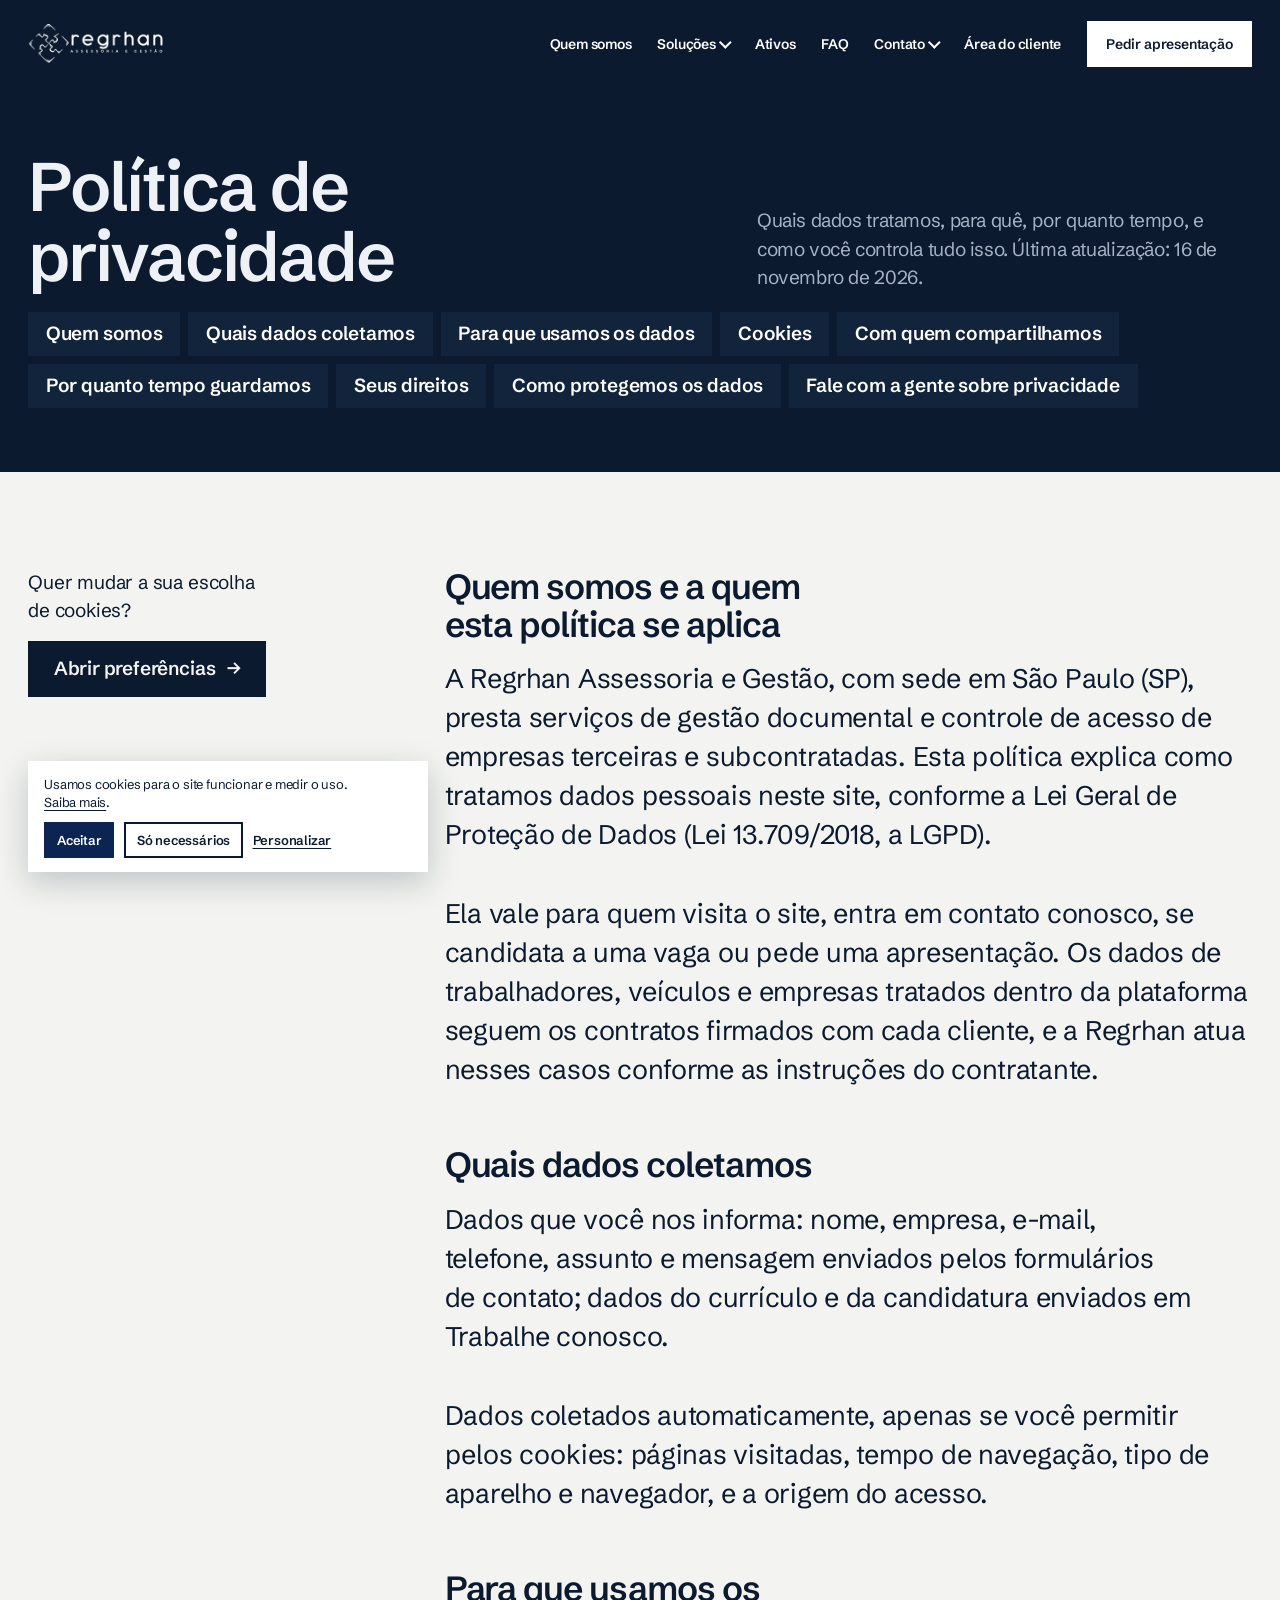
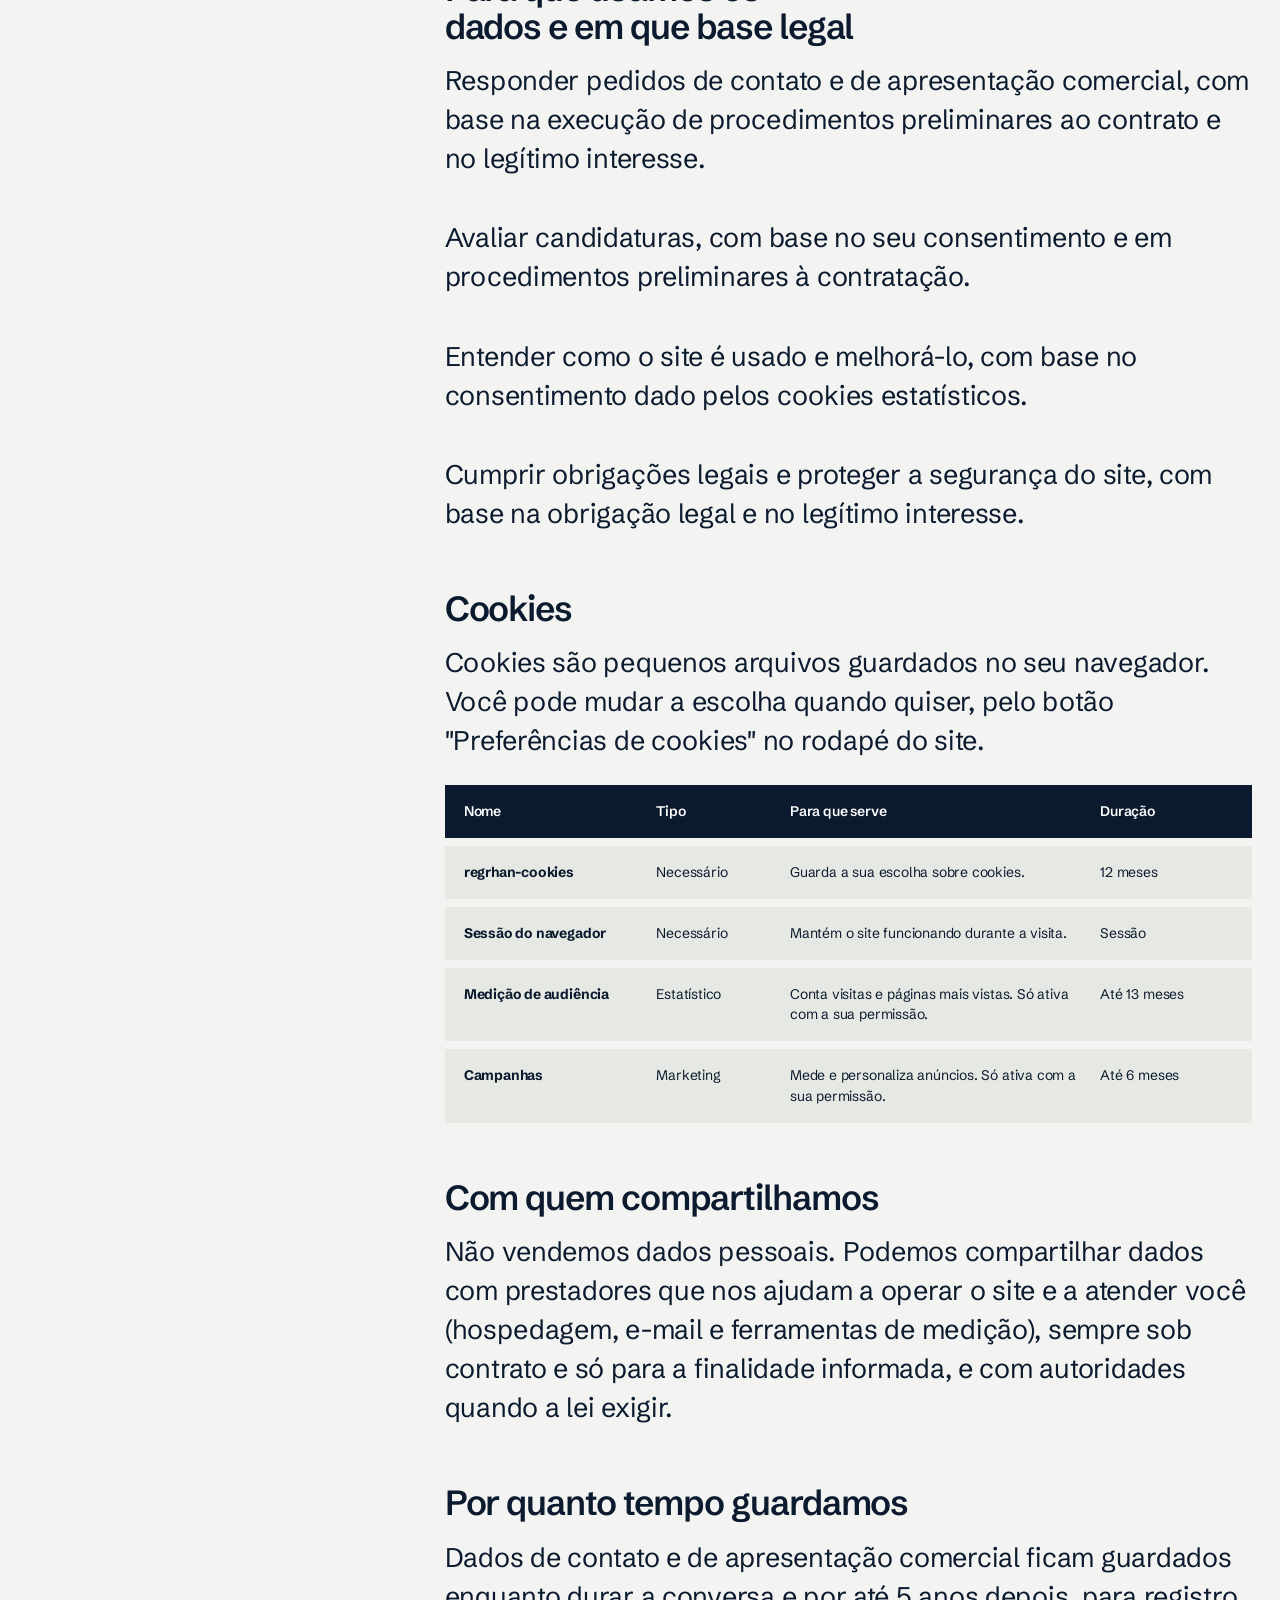
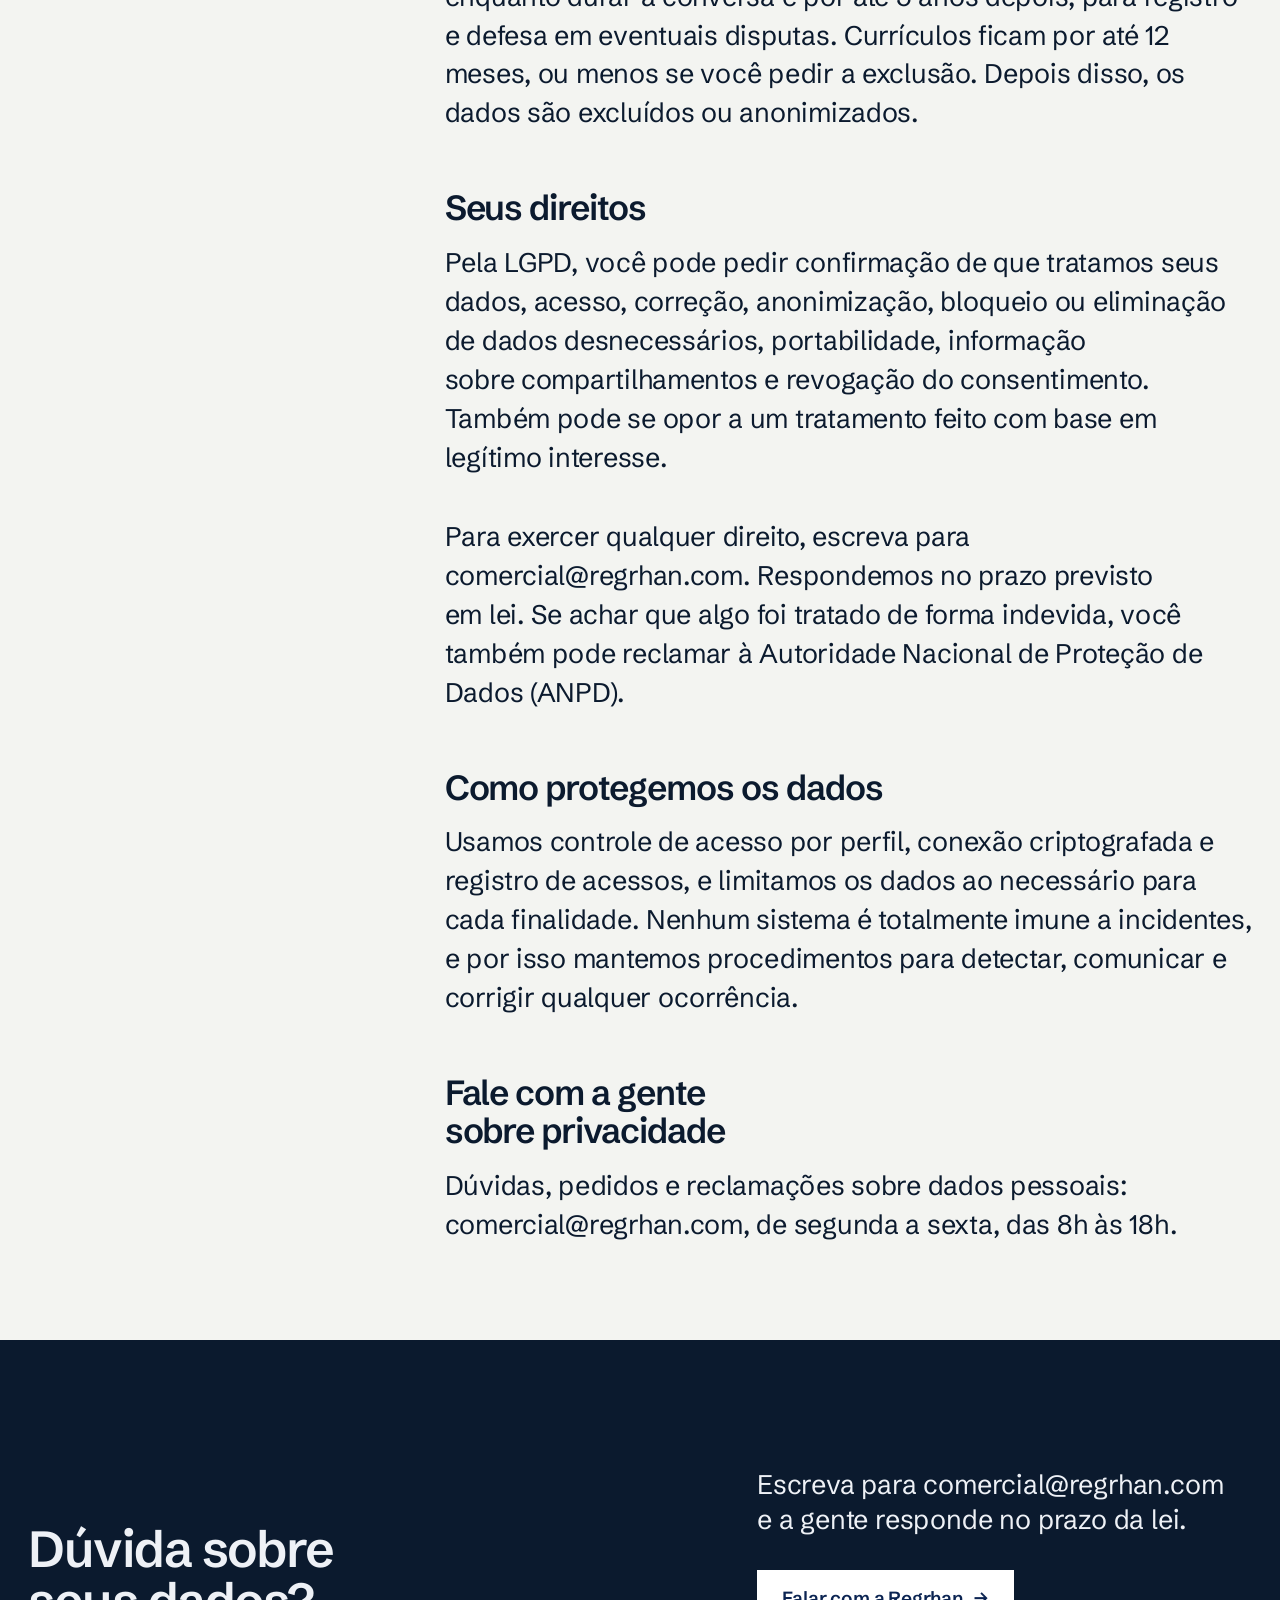
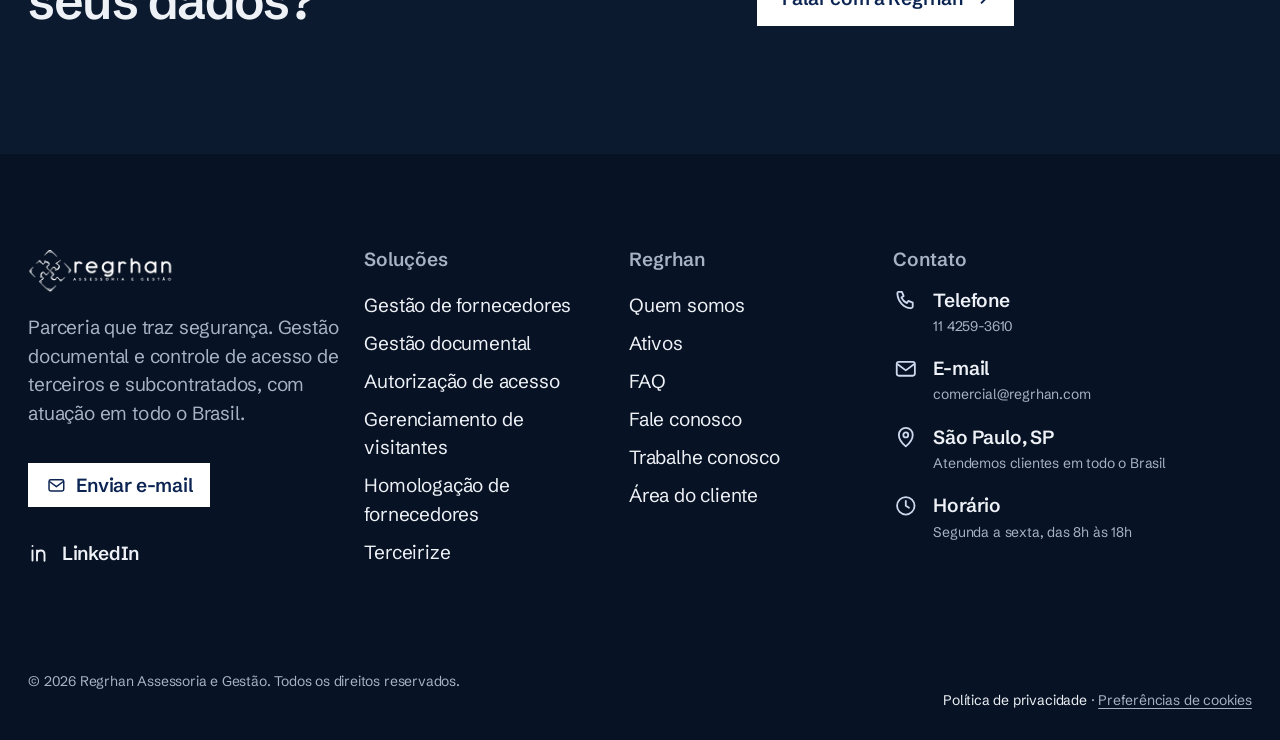
<file: politica-de-privacidade.html>
<!DOCTYPE html>
<html lang="pt-BR" data-email="comercial@regrhan.com">
<head>
<meta name="robots" content="noindex,nofollow">
<meta charset="utf-8">
<meta name="viewport" content="width=device-width, initial-scale=1">
<title>Política de privacidade · Regrhan Assessoria</title>
<meta name="description" content="Como a Regrhan trata dados pessoais e usa cookies neste site, conforme a LGPD.">
<link rel="canonical" href="https://regrhan.com/politica-de-privacidade.html">
<meta name="theme-color" content="#0b2452">
<link rel="icon" type="image/png" sizes="48x48" href="assets/favicon-48-escuro.png">
<link rel="icon" type="image/png" sizes="192x192" href="assets/favicon-192-escuro.png">
<link rel="icon" type="image/png" sizes="48x48" href="assets/favicon-48-claro.png" media="(prefers-color-scheme: dark)">
<link rel="icon" type="image/png" sizes="192x192" href="assets/favicon-192-claro.png" media="(prefers-color-scheme: dark)">
<link rel="apple-touch-icon" href="assets/apple-touch-icon.png">
<meta property="og:type" content="website">
<meta property="og:locale" content="pt_BR">
<meta property="og:site_name" content="Regrhan">
<meta property="og:title" content="Política de privacidade · Regrhan Assessoria">
<meta property="og:description" content="Como a Regrhan trata dados pessoais e usa cookies neste site, conforme a LGPD.">
<meta property="og:url" content="https://regrhan.com/politica-de-privacidade.html">
<meta property="og:image" content="https://regrhan.com/assets/og-image.jpg">
<meta property="og:image:width" content="1200">
<meta property="og:image:height" content="630">
<meta name="twitter:card" content="summary_large_image">
<link rel="preconnect" href="https://fonts.googleapis.com">
<link rel="preconnect" href="https://fonts.gstatic.com" crossorigin>
<link href="https://fonts.googleapis.com/css2?family=Schibsted+Grotesk:wght@400;600;800&display=swap" rel="stylesheet">
<link rel="stylesheet" href="css/site.css?v=13">
<script>document.documentElement.classList.add('js')</script>
</head>
<body>
<header class="site-head on-scene">
  <a class="brand" href="index.html" aria-label="Regrhan, página inicial"><img class="logo-dark" src="assets/logo-ink.png" width="320" height="92" alt="Regrhan Assessoria e Gestão"><img class="logo-light" src="assets/logo-white.png" width="320" height="92" alt=""></a>
  <nav class="nav" aria-label="Principal">
    <a href="quem-somos.html">Quem somos</a>
    <div class="drop"><button type="button" aria-expanded="false" aria-controls="dd-sol">Soluções <span class="chev" aria-hidden="true"></span></button>
      <div class="drop-panel" id="dd-sol"><a href="gestao-de-fornecedores.html">Gestão de fornecedores</a><a href="gestao-documental-de-subcontratados-e-terceiros.html">Gestão documental</a><a href="autorizacao-de-acesso-de-terceiros.html">Autorização de acesso</a><a href="gerenciamento-de-visitantes.html">Gerenciamento de visitantes</a><a href="homologacao-de-fornecedores.html">Homologação de fornecedores</a><a href="terceirize-servicos-de-profissionais-qualificados.html">Terceirize</a></div></div>
    <a href="ativos.html">Ativos</a>
    <a href="faq.html">FAQ</a>
    <div class="drop"><button type="button" aria-expanded="false" aria-controls="dd-ct">Contato <span class="chev" aria-hidden="true"></span></button>
      <div class="drop-panel" id="dd-ct"><a href="fale-conosco.html">Fale conosco</a><a href="trabalhe-conosco.html">Trabalhe conosco</a></div></div>
    <a href="https://hub.metadata.net/" target="_blank" rel="noopener">Área do cliente</a>
    <a class="button head-cta" href="fale-conosco.html">Pedir apresentação</a>
  </nav>
  <button class="menu-toggle" type="button" aria-expanded="false" aria-controls="menu">Menu</button>
  <div class="menu-sheet" id="menu" role="dialog" aria-modal="true" aria-label="Menu">
    <div class="sheet-top"><img src="assets/logo-white.png" width="320" height="92" alt="Regrhan"><button class="menu-toggle menu-close" type="button" style="display:inline-flex">Fechar</button></div>
    <nav aria-label="Menu do celular">
      <a href="index.html">Início</a>
      <a href="quem-somos.html">Quem somos</a>
      <a href="gestao-de-fornecedores.html">Soluções</a>
      <div class="sub"><a href="gestao-de-fornecedores.html">Gestão de fornecedores</a><a href="gestao-documental-de-subcontratados-e-terceiros.html">Gestão documental</a><a href="autorizacao-de-acesso-de-terceiros.html">Autorização de acesso</a><a href="gerenciamento-de-visitantes.html">Gerenciamento de visitantes</a><a href="homologacao-de-fornecedores.html">Homologação de fornecedores</a><a href="terceirize-servicos-de-profissionais-qualificados.html">Terceirize</a></div>
      <a href="ativos.html">Ativos</a>
      <a href="faq.html">FAQ</a>
      <a href="fale-conosco.html">Fale conosco</a>
      <a href="trabalhe-conosco.html">Trabalhe conosco</a>
      <a href="https://hub.metadata.net/" target="_blank" rel="noopener">Área do cliente</a>
    </nav>
    <a class="button button--light" href="fale-conosco.html">Pedir apresentação <span class="arrow" aria-hidden="true">→</span></a>
  </div>
</header>
<main id="conteudo">
  <section class="hero--deep wrap faq-hero" aria-labelledby="h1">
    <div class="hd-top">
      <h1 id="h1" data-rise style="--i:1">Política de privacidade</h1>
      <p class="lead" data-rise style="--i:2">Quais dados tratamos, para quê, por quanto tempo, e como você controla tudo isso. Última atualização: 16 de novembro de 2026.</p>
    </div>
    <nav class="faq-chips" aria-label="Seções" data-rise style="--i:3"><a href="#quem-somos">Quem somos</a><a href="#dados">Quais dados coletamos</a><a href="#finalidades">Para que usamos os dados</a><a href="#cookies">Cookies</a><a href="#compartilhamento">Com quem compartilhamos</a><a href="#retencao">Por quanto tempo guardamos</a><a href="#direitos">Seus direitos</a><a href="#seguranca">Como protegemos os dados</a><a href="#contato">Fale com a gente sobre privacidade</a></nav>
  </section>
  <section class="priv" aria-label="Texto da política"><div class="wrap grid">
    <div class="priv-side"><p>Quer mudar a sua escolha de cookies?</p><button class="button button--ink" type="button" data-cookie-open>Abrir preferências <span class="arrow" aria-hidden="true">→</span></button></div>
    <div class="priv-body"><section id="quem-somos" aria-labelledby="h-quem-somos"><h2 id="h-quem-somos">Quem somos e a quem esta política se aplica</h2><p>A Regrhan Assessoria e Gestão, com sede em São Paulo (SP), presta serviços de gestão documental e controle de acesso de empresas terceiras e subcontratadas. Esta política explica como tratamos dados pessoais neste site, conforme a Lei Geral de Proteção de Dados (Lei 13.709/2018, a LGPD).</p><p>Ela vale para quem visita o site, entra em contato conosco, se candidata a uma vaga ou pede uma apresentação. Os dados de trabalhadores, veículos e empresas tratados dentro da plataforma seguem os contratos firmados com cada cliente, e a Regrhan atua nesses casos conforme as instruções do contratante.</p></section><section id="dados" aria-labelledby="h-dados"><h2 id="h-dados">Quais dados coletamos</h2><p>Dados que você nos informa: nome, empresa, e-mail, telefone, assunto e mensagem enviados pelos formulários de contato; dados do currículo e da candidatura enviados em Trabalhe conosco.</p><p>Dados coletados automaticamente, apenas se você permitir pelos cookies: páginas visitadas, tempo de navegação, tipo de aparelho e navegador, e a origem do acesso.</p></section><section id="finalidades" aria-labelledby="h-finalidades"><h2 id="h-finalidades">Para que usamos os dados e em que base legal</h2><p>Responder pedidos de contato e de apresentação comercial, com base na execução de procedimentos preliminares ao contrato e no legítimo interesse.</p><p>Avaliar candidaturas, com base no seu consentimento e em procedimentos preliminares à contratação.</p><p>Entender como o site é usado e melhorá-lo, com base no consentimento dado pelos cookies estatísticos.</p><p>Cumprir obrigações legais e proteger a segurança do site, com base na obrigação legal e no legítimo interesse.</p></section><section id="cookies" aria-labelledby="h-cookies"><h2 id="h-cookies">Cookies</h2><p>Cookies são pequenos arquivos guardados no seu navegador. Você pode mudar a escolha quando quiser, pelo botão "Preferências de cookies" no rodapé do site.</p><div class="priv-table" role="table" aria-label="Cookies usados"><div role="row" class="pt-h"><span role="columnheader">Nome</span><span role="columnheader">Tipo</span><span role="columnheader">Para que serve</span><span role="columnheader">Duração</span></div><div role="row"><span role="cell"><b>regrhan-cookies</b></span><span role="cell">Necessário</span><span role="cell">Guarda a sua escolha sobre cookies.</span><span role="cell">12 meses</span></div><div role="row"><span role="cell"><b>Sessão do navegador</b></span><span role="cell">Necessário</span><span role="cell">Mantém o site funcionando durante a visita.</span><span role="cell">Sessão</span></div><div role="row"><span role="cell"><b>Medição de audiência</b></span><span role="cell">Estatístico</span><span role="cell">Conta visitas e páginas mais vistas. Só ativa com a sua permissão.</span><span role="cell">Até 13 meses</span></div><div role="row"><span role="cell"><b>Campanhas</b></span><span role="cell">Marketing</span><span role="cell">Mede e personaliza anúncios. Só ativa com a sua permissão.</span><span role="cell">Até 6 meses</span></div></div></section><section id="compartilhamento" aria-labelledby="h-compartilhamento"><h2 id="h-compartilhamento">Com quem compartilhamos</h2><p>Não vendemos dados pessoais. Podemos compartilhar dados com prestadores que nos ajudam a operar o site e a atender você (hospedagem, e-mail e ferramentas de medição), sempre sob contrato e só para a finalidade informada, e com autoridades quando a lei exigir.</p></section><section id="retencao" aria-labelledby="h-retencao"><h2 id="h-retencao">Por quanto tempo guardamos</h2><p>Dados de contato e de apresentação comercial ficam guardados enquanto durar a conversa e por até 5 anos depois, para registro e defesa em eventuais disputas. Currículos ficam por até 12 meses, ou menos se você pedir a exclusão. Depois disso, os dados são excluídos ou anonimizados.</p></section><section id="direitos" aria-labelledby="h-direitos"><h2 id="h-direitos">Seus direitos</h2><p>Pela LGPD, você pode pedir confirmação de que tratamos seus dados, acesso, correção, anonimização, bloqueio ou eliminação de dados desnecessários, portabilidade, informação sobre compartilhamentos e revogação do consentimento. Também pode se opor a um tratamento feito com base em legítimo interesse.</p><p>Para exercer qualquer direito, escreva para comercial@regrhan.com. Respondemos no prazo previsto em lei. Se achar que algo foi tratado de forma indevida, você também pode reclamar à Autoridade Nacional de Proteção de Dados (ANPD).</p></section><section id="seguranca" aria-labelledby="h-seguranca"><h2 id="h-seguranca">Como protegemos os dados</h2><p>Usamos controle de acesso por perfil, conexão criptografada e registro de acessos, e limitamos os dados ao necessário para cada finalidade. Nenhum sistema é totalmente imune a incidentes, e por isso mantemos procedimentos para detectar, comunicar e corrigir qualquer ocorrência.</p></section><section id="contato" aria-labelledby="h-contato"><h2 id="h-contato">Fale com a gente sobre privacidade</h2><p>Dúvidas, pedidos e reclamações sobre dados pessoais: comercial@regrhan.com, de segunda a sexta, das 8h às 18h.</p></section></div>
  </div></section>
</main>

<section class="cta on-deep wrap" aria-labelledby="cta-h">
  <h2 id="cta-h">Dúvida sobre<br>seus dados?</h2>
  <div class="cta-foot">
    <p>Escreva para comercial@regrhan.com e a gente responde no prazo da lei.</p>
    <a class="button" href="fale-conosco.html">Falar com a Regrhan <span class="arrow" aria-hidden="true">→</span></a>
  </div>
</section>
<footer class="site-foot">
  <div class="foot-grid">
    <div class="foot-brand">
      <a class="foot-logo" href="index.html" aria-label="Regrhan, página inicial"><img src="assets/logo-white.png" width="320" height="92" alt="Regrhan Assessoria e Gestão" loading="lazy"></a>
      <p>Parceria que traz segurança. Gestão documental e controle de acesso de terceiros e subcontratados, com atuação em todo o Brasil.</p>
      <a class="foot-mail" href="mailto:comercial@regrhan.com"><svg viewBox="0 0 24 24" aria-hidden="true"><rect x="3.5" y="5.5" width="17" height="13" rx="2" fill="none" stroke="currentColor" stroke-width="1.7"/><path d="m4 7.5 8 6 8-6" fill="none" stroke="currentColor" stroke-width="1.7" stroke-linejoin="round"/></svg>Enviar e-mail</a>
      <a class="foot-in" href="https://www.linkedin.com/company/regrhan-assessoria/" aria-label="Regrhan no LinkedIn"><svg viewBox="0 0 24 24" aria-hidden="true"><path d="M4.5 9.5v10M4.5 5v.1M9 19.5v-10m0 4.2c0-2.4 1.6-4.2 3.9-4.2 2.3 0 3.6 1.5 3.6 4.1v6.1" fill="none" stroke="currentColor" stroke-width="1.9" stroke-linecap="round" stroke-linejoin="round"/></svg>LinkedIn</a>
    </div>
    <nav class="foot-col" aria-label="Soluções">
      <h2>Soluções</h2>
      <ul class="clean"><li><a href="gestao-de-fornecedores.html">Gestão de fornecedores</a></li><li><a href="gestao-documental-de-subcontratados-e-terceiros.html">Gestão documental</a></li><li><a href="autorizacao-de-acesso-de-terceiros.html">Autorização de acesso</a></li><li><a href="gerenciamento-de-visitantes.html">Gerenciamento de visitantes</a></li><li><a href="homologacao-de-fornecedores.html">Homologação de fornecedores</a></li><li><a href="terceirize-servicos-de-profissionais-qualificados.html">Terceirize</a></li></ul>
    </nav>
    <nav class="foot-col" aria-label="Empresa">
      <h2>Regrhan</h2>
      <ul class="clean"><li><a href="quem-somos.html">Quem somos</a></li><li><a href="ativos.html">Ativos</a></li><li><a href="faq.html">FAQ</a></li><li><a href="fale-conosco.html">Fale conosco</a></li><li><a href="trabalhe-conosco.html">Trabalhe conosco</a></li><li><a href="https://hub.metadata.net/" target="_blank" rel="noopener">Área do cliente</a></li></ul>
    </nav>
    <div class="foot-col foot-contact">
      <h2>Contato</h2>
      <ul class="clean">
        <li><svg viewBox="0 0 24 24" aria-hidden="true"><path d="M5 4.5h3.4l1.6 4-2.1 1.4a11 11 0 0 0 5.2 5.2l1.4-2.1 4 1.6V18a1.9 1.9 0 0 1-2 1.9C10.3 19.4 4.6 13.7 4.1 6.5A1.9 1.9 0 0 1 5 4.5Z" fill="none" stroke="currentColor" stroke-width="1.7" stroke-linejoin="round"/></svg><a href="tel:+551142593610"><b>Telefone</b><span class="nowrap">11 4259-3610</span></a></li>
        <li><svg viewBox="0 0 24 24" aria-hidden="true"><rect x="3.5" y="5.5" width="17" height="13" rx="2" fill="none" stroke="currentColor" stroke-width="1.7"/><path d="m4 7.5 8 6 8-6" fill="none" stroke="currentColor" stroke-width="1.7" stroke-linejoin="round"/></svg><a href="mailto:comercial@regrhan.com"><b>E-mail</b><span>comercial@regrhan.com</span></a></li>
        <li><svg viewBox="0 0 24 24" aria-hidden="true"><path d="M12 21s-6.5-5.6-6.5-10.8a6.5 6.5 0 0 1 13 0C18.5 15.4 12 21 12 21Z" fill="none" stroke="currentColor" stroke-width="1.7" stroke-linejoin="round"/><circle cx="12" cy="10.2" r="2.3" fill="none" stroke="currentColor" stroke-width="1.7"/></svg><span class="fc-text"><b>São Paulo, SP</b><span>Atendemos clientes em todo o Brasil</span></span></li>
        <li><svg viewBox="0 0 24 24" aria-hidden="true"><circle cx="12" cy="12" r="8.2" fill="none" stroke="currentColor" stroke-width="1.7"/><path d="M12 7.5V12l3 1.8" fill="none" stroke="currentColor" stroke-width="1.7" stroke-linecap="round" stroke-linejoin="round"/></svg><span class="fc-text"><b>Horário</b><span>Segunda a sexta, das 8h às 18h</span></span></li>
      </ul>
    </div>
  </div>
  <div class="foot-bottom">
    <p>© 2026 Regrhan Assessoria e Gestão. Todos os direitos reservados.</p>
    <p><a href="politica-de-privacidade.html">Política de privacidade</a> · <button class="foot-ck" type="button" data-cookie-open>Preferências de cookies</button></p>
  </div>
</footer>
<div class="cookie" role="dialog" aria-live="polite" aria-label="Aviso de cookies" hidden>
  <p class="cookie-text">Usamos cookies para o site funcionar e medir o uso. <a class="link-plain" href="politica-de-privacidade.html">Saiba mais</a>.</p>
  <div class="cookie-prefs" hidden>
    <label class="ck"><span><b>Necessários</b><small>Fazem o site funcionar e guardam esta escolha. Sempre ativos.</small></span><input type="checkbox" checked disabled></label>
    <label class="ck"><span><b>Estatísticos</b><small>Mostram como o site é usado, sem identificar você.</small></span><input type="checkbox" data-pref="analytics"></label>
    <label class="ck"><span><b>Marketing</b><small>Permitem medir e personalizar campanhas.</small></span><input type="checkbox" data-pref="marketing"></label>
  </div>
  <div class="cookie-actions"><button class="button" type="button" data-cookie="all">Aceitar</button><button class="button button--ghost" type="button" data-cookie="min">Só necessários</button><button class="cookie-min" type="button" data-cookie-custom aria-expanded="false">Personalizar</button></div>
</div>
<script src="js/site.js?v=13" defer></script>
</body>
</html>
</file>
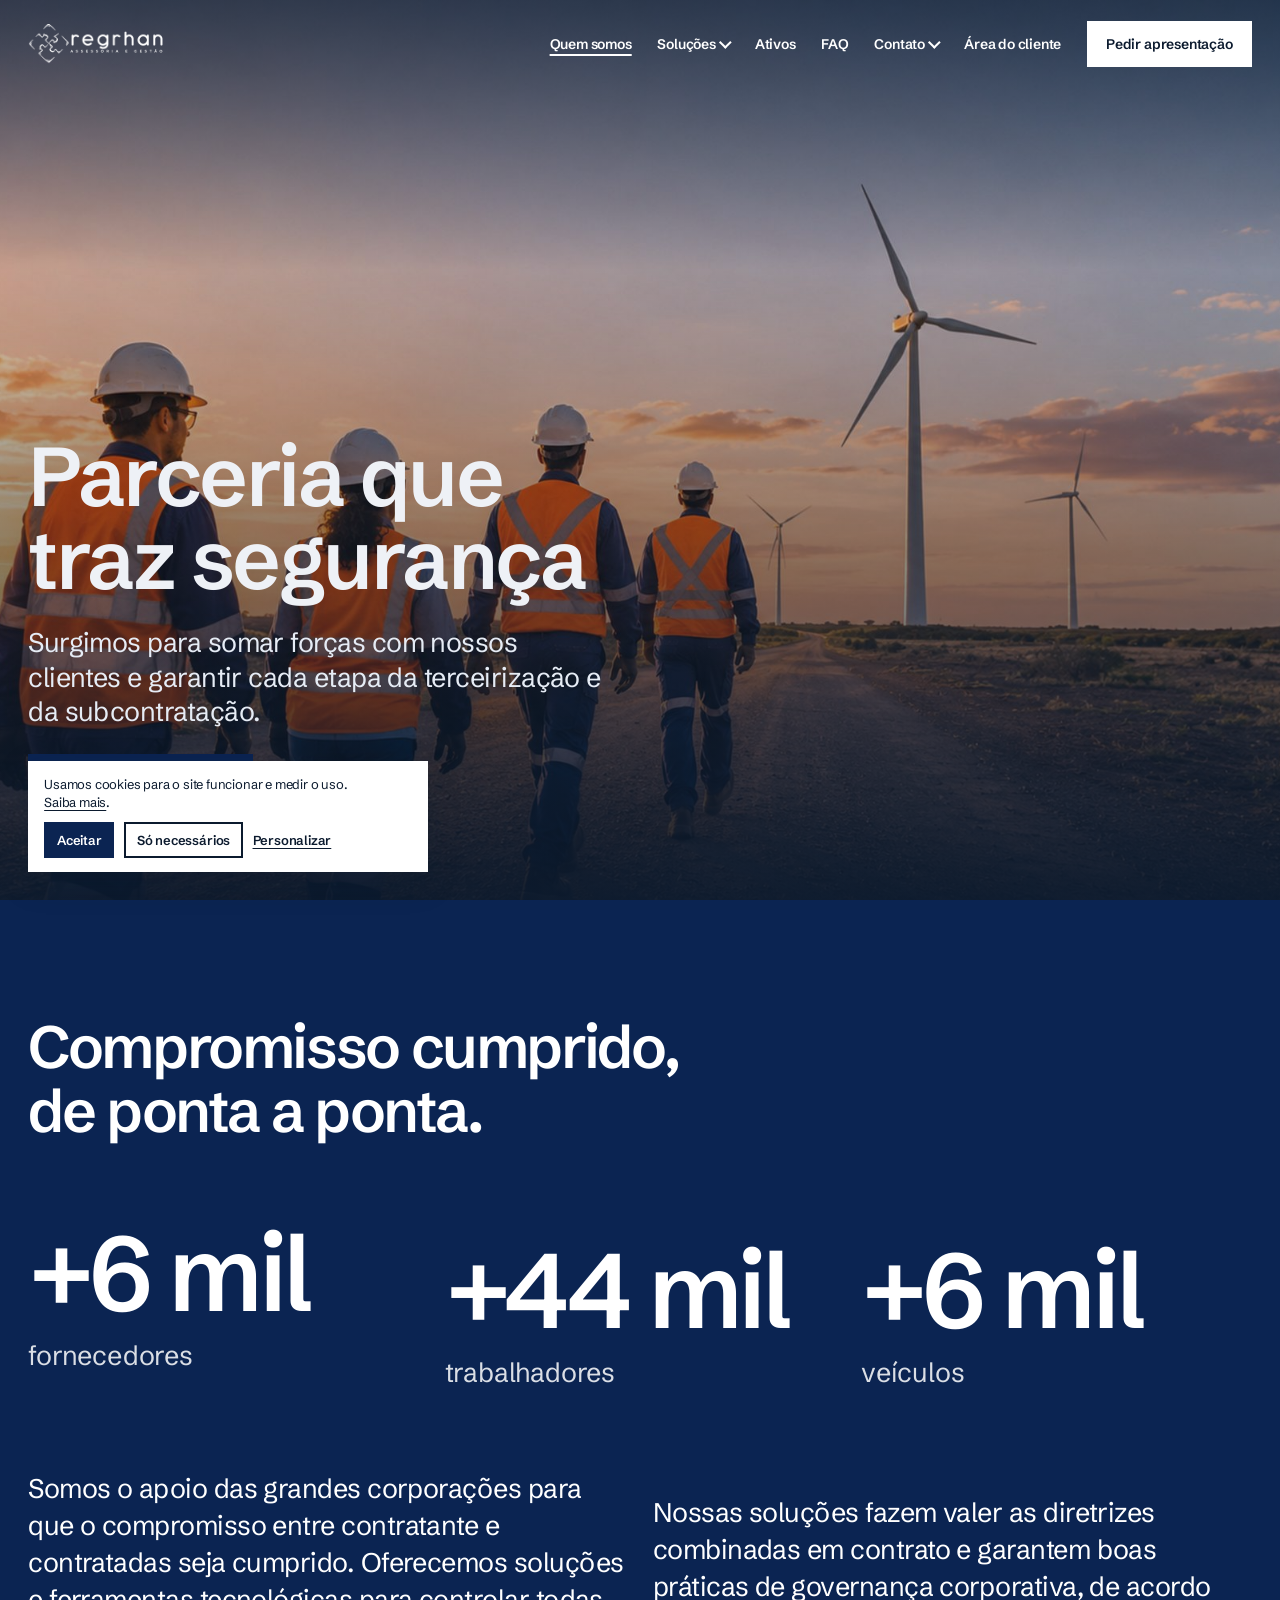
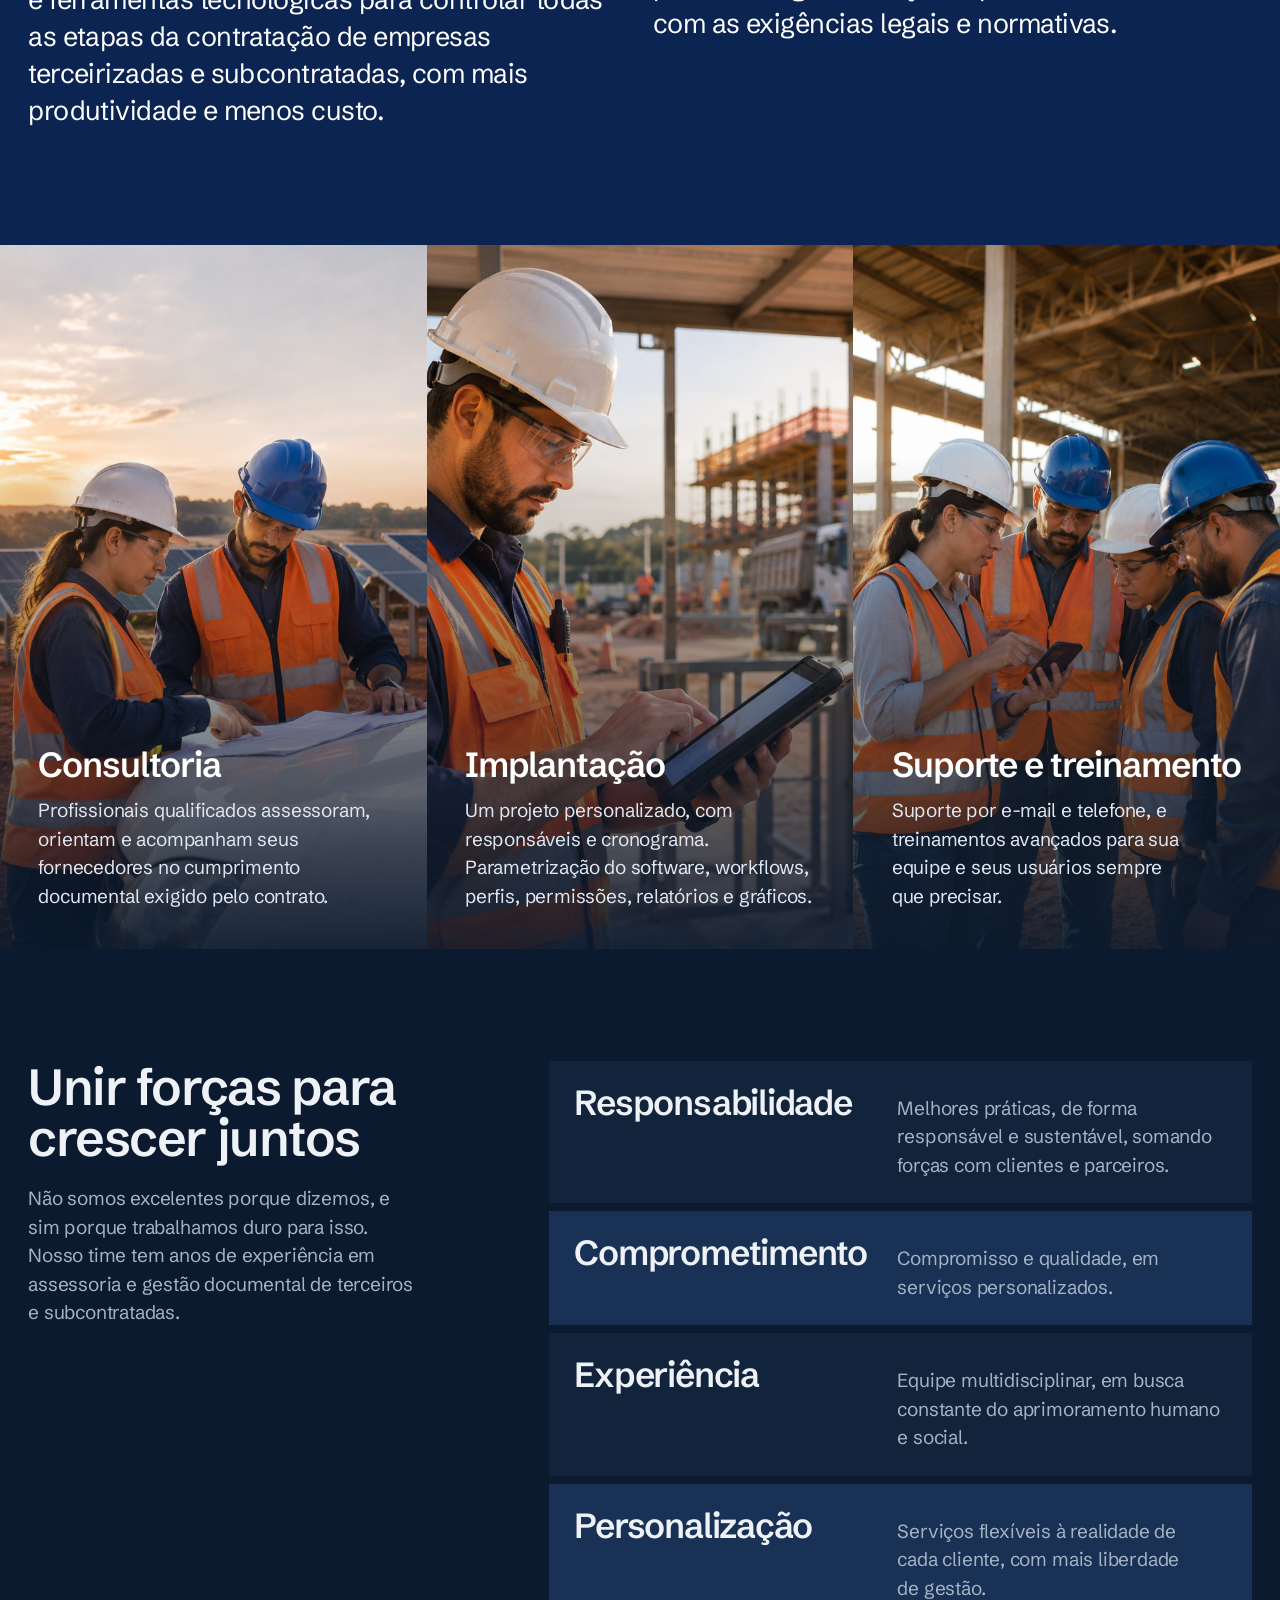
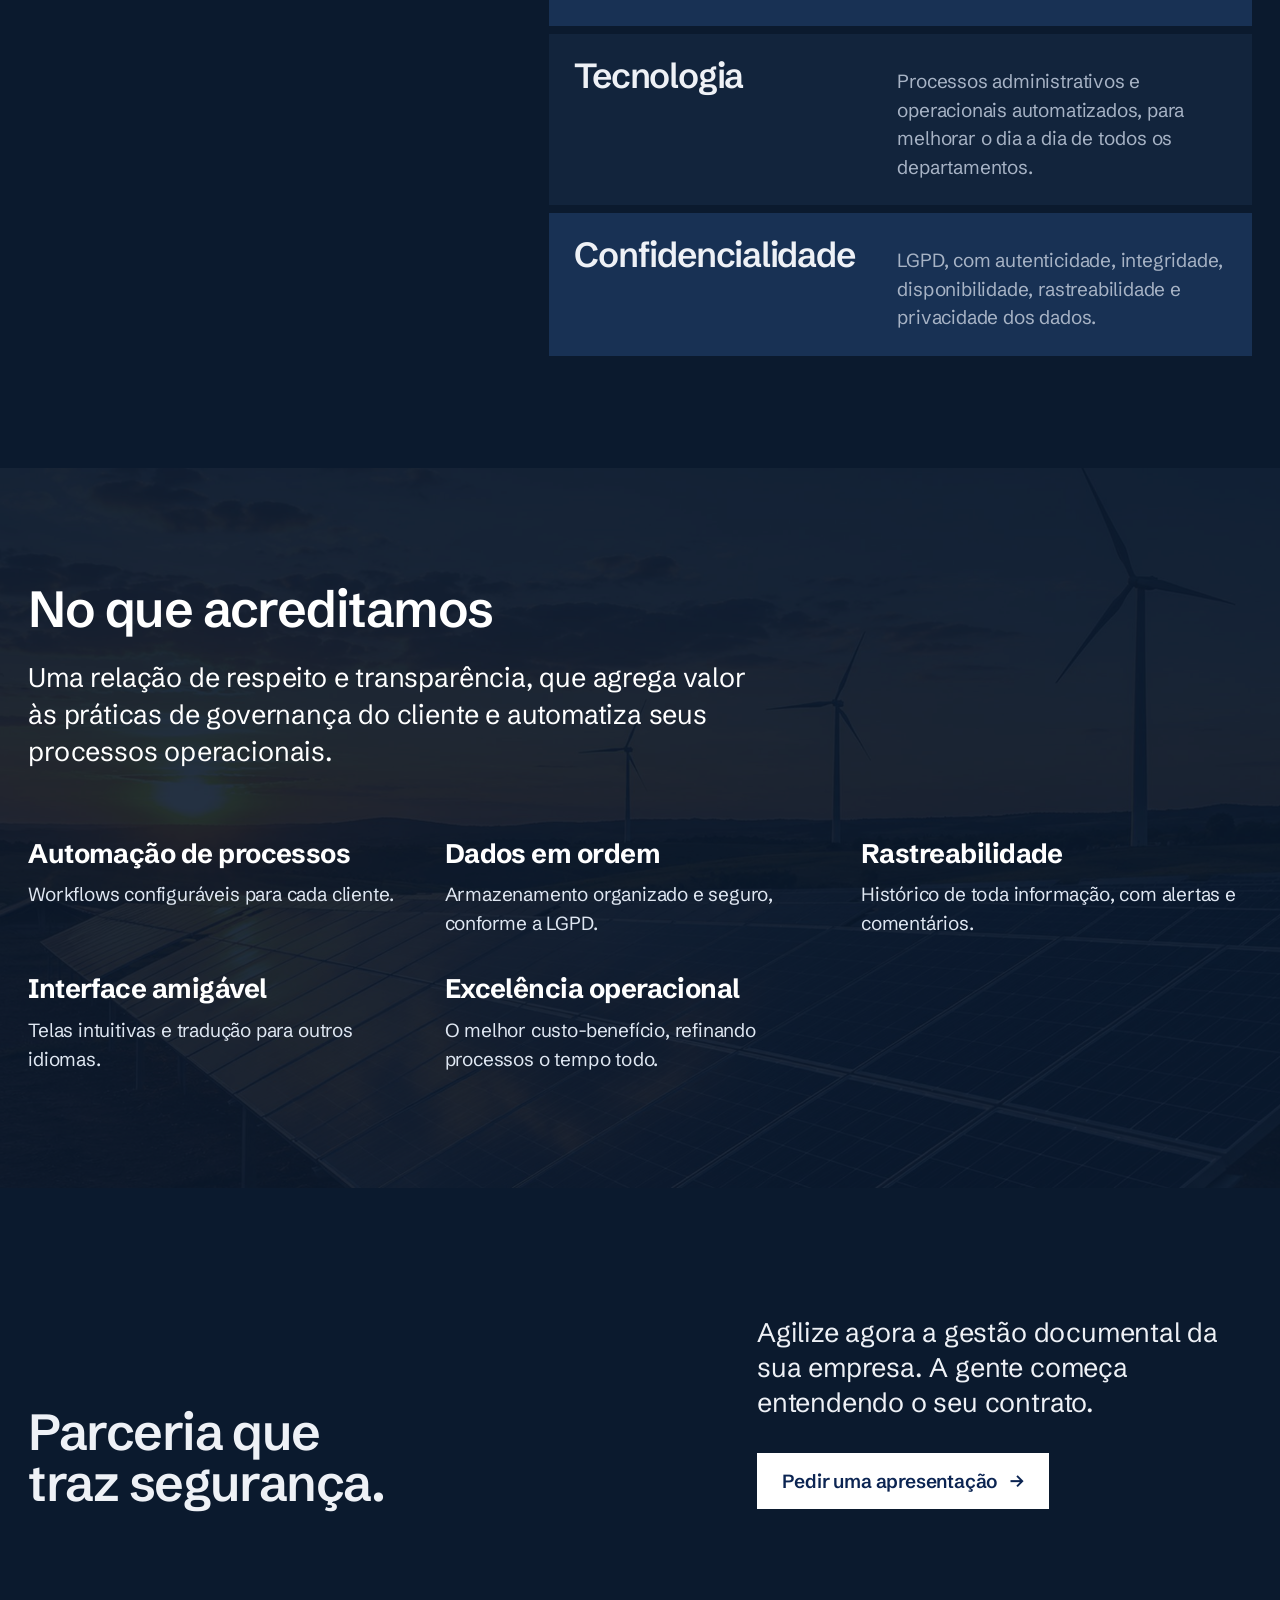
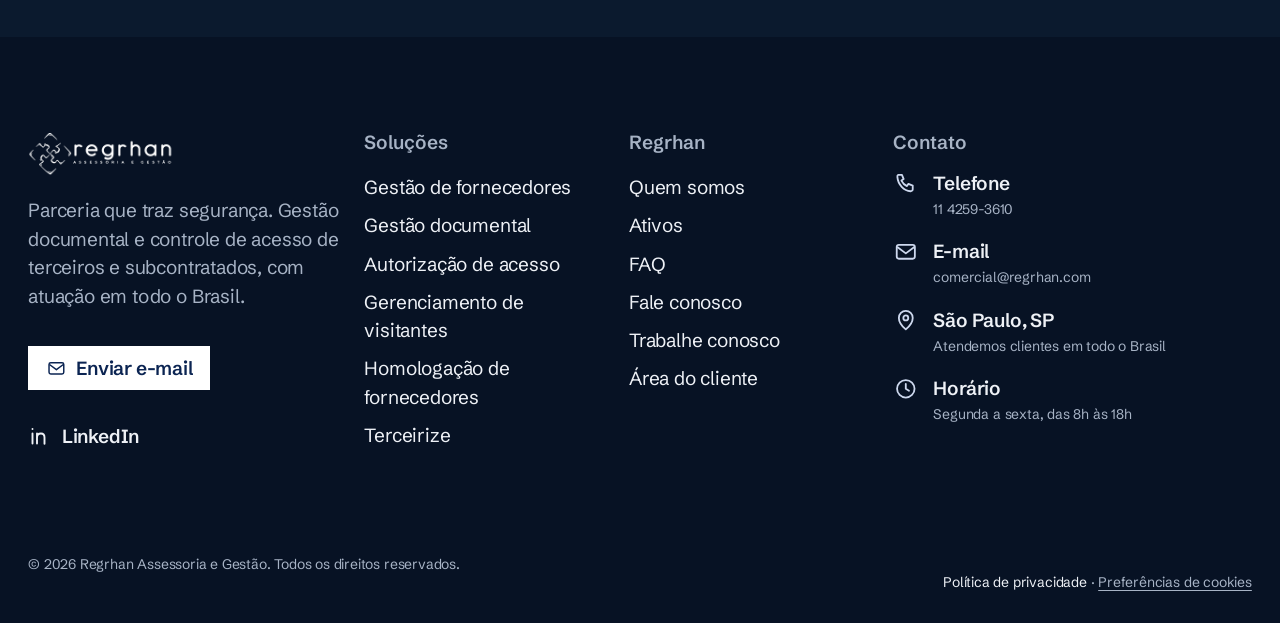
<file: quem-somos.html>
<!DOCTYPE html>
<html lang="pt-BR" data-email="comercial@regrhan.com">
<head>
<meta name="robots" content="noindex,nofollow">
<meta charset="utf-8">
<meta name="viewport" content="width=device-width, initial-scale=1">
<title>Quem somos · Regrhan Assessoria</title>
<meta name="description" content="A Regrhan é especializada em gestão e coordenação de atividades empresariais e na gestão documental de terceiros e subcontratados.">
<link rel="canonical" href="https://regrhan.com/quem-somos.html">
<meta name="theme-color" content="#0b2452">
<link rel="icon" type="image/png" sizes="48x48" href="assets/favicon-48-escuro.png">
<link rel="icon" type="image/png" sizes="192x192" href="assets/favicon-192-escuro.png">
<link rel="icon" type="image/png" sizes="48x48" href="assets/favicon-48-claro.png" media="(prefers-color-scheme: dark)">
<link rel="icon" type="image/png" sizes="192x192" href="assets/favicon-192-claro.png" media="(prefers-color-scheme: dark)">
<link rel="apple-touch-icon" href="assets/apple-touch-icon.png">
<meta property="og:type" content="website">
<meta property="og:locale" content="pt_BR">
<meta property="og:site_name" content="Regrhan">
<meta property="og:title" content="Quem somos · Regrhan Assessoria">
<meta property="og:description" content="A Regrhan é especializada em gestão e coordenação de atividades empresariais e na gestão documental de terceiros e subcontratados.">
<meta property="og:url" content="https://regrhan.com/quem-somos.html">
<meta property="og:image" content="https://regrhan.com/assets/og-image.jpg">
<meta property="og:image:width" content="1200">
<meta property="og:image:height" content="630">
<meta name="twitter:card" content="summary_large_image">
<link rel="preconnect" href="https://fonts.googleapis.com">
<link rel="preconnect" href="https://fonts.gstatic.com" crossorigin>
<link href="https://fonts.googleapis.com/css2?family=Schibsted+Grotesk:wght@400;600;800&display=swap" rel="stylesheet">
<link rel="stylesheet" href="css/site.css?v=13">
<script>document.documentElement.classList.add('js')</script>
</head>
<body>
<header class="site-head on-scene">
  <a class="brand" href="index.html" aria-label="Regrhan, página inicial"><img class="logo-dark" src="assets/logo-ink.png" width="320" height="92" alt="Regrhan Assessoria e Gestão"><img class="logo-light" src="assets/logo-white.png" width="320" height="92" alt=""></a>
  <nav class="nav" aria-label="Principal">
    <a href="quem-somos.html" aria-current="page">Quem somos</a>
    <div class="drop"><button type="button" aria-expanded="false" aria-controls="dd-sol">Soluções <span class="chev" aria-hidden="true"></span></button>
      <div class="drop-panel" id="dd-sol"><a href="gestao-de-fornecedores.html">Gestão de fornecedores</a><a href="gestao-documental-de-subcontratados-e-terceiros.html">Gestão documental</a><a href="autorizacao-de-acesso-de-terceiros.html">Autorização de acesso</a><a href="gerenciamento-de-visitantes.html">Gerenciamento de visitantes</a><a href="homologacao-de-fornecedores.html">Homologação de fornecedores</a><a href="terceirize-servicos-de-profissionais-qualificados.html">Terceirize</a></div></div>
    <a href="ativos.html">Ativos</a>
    <a href="faq.html">FAQ</a>
    <div class="drop"><button type="button" aria-expanded="false" aria-controls="dd-ct">Contato <span class="chev" aria-hidden="true"></span></button>
      <div class="drop-panel" id="dd-ct"><a href="fale-conosco.html">Fale conosco</a><a href="trabalhe-conosco.html">Trabalhe conosco</a></div></div>
    <a href="https://hub.metadata.net/" target="_blank" rel="noopener">Área do cliente</a>
    <a class="button head-cta" href="fale-conosco.html">Pedir apresentação</a>
  </nav>
  <button class="menu-toggle" type="button" aria-expanded="false" aria-controls="menu">Menu</button>
  <div class="menu-sheet" id="menu" role="dialog" aria-modal="true" aria-label="Menu">
    <div class="sheet-top"><img src="assets/logo-white.png" width="320" height="92" alt="Regrhan"><button class="menu-toggle menu-close" type="button" style="display:inline-flex">Fechar</button></div>
    <nav aria-label="Menu do celular">
      <a href="index.html">Início</a>
      <a href="quem-somos.html">Quem somos</a>
      <a href="gestao-de-fornecedores.html">Soluções</a>
      <div class="sub"><a href="gestao-de-fornecedores.html">Gestão de fornecedores</a><a href="gestao-documental-de-subcontratados-e-terceiros.html">Gestão documental</a><a href="autorizacao-de-acesso-de-terceiros.html">Autorização de acesso</a><a href="gerenciamento-de-visitantes.html">Gerenciamento de visitantes</a><a href="homologacao-de-fornecedores.html">Homologação de fornecedores</a><a href="terceirize-servicos-de-profissionais-qualificados.html">Terceirize</a></div>
      <a href="ativos.html">Ativos</a>
      <a href="faq.html">FAQ</a>
      <a href="fale-conosco.html">Fale conosco</a>
      <a href="trabalhe-conosco.html">Trabalhe conosco</a>
      <a href="https://hub.metadata.net/" target="_blank" rel="noopener">Área do cliente</a>
    </nav>
    <a class="button button--light" href="fale-conosco.html">Pedir apresentação <span class="arrow" aria-hidden="true">→</span></a>
  </div>
</header>
<main id="conteudo">
  <section class="hero--deep q-hero" aria-labelledby="h1">
    <div class="q-bg" aria-hidden="true"><img src="assets/quem-hero.jpg" width="2000" height="1126" alt="Equipe de capacete e colete caminhando em um parque eólico ao entardecer" decoding="async"></div>
    <div class="wrap q-body">
      <h1 id="h1" data-rise style="--i:1">Parceria que traz segurança</h1>
      <p class="lead" data-rise style="--i:2">Surgimos para somar forças com nossos clientes e garantir cada etapa da terceirização e da subcontratação.</p>
      <a class="button" href="fale-conosco.html" data-rise style="--i:3">Fale com a gente <span class="arrow" aria-hidden="true">→</span></a>
    </div>
  </section>

  <section class="on-accent q-manifesto" aria-labelledby="h-what"><div class="wrap">
    <h2 id="h-what" class="sr-only">O que a gente faz</h2>
    <p class="q-big" data-reveal>Compromisso cumprido, de ponta a ponta.</p>
    <div class="q-nums">
      <p data-reveal><b data-roll>+10 mil</b><span>fornecedores</span></p>
      <p data-reveal style="--i:1"><b data-roll>+100 mil</b><span>trabalhadores</span></p>
      <p data-reveal style="--i:2"><b data-roll>+20 mil</b><span>veículos</span></p>
    </div>
    <div class="q-two">
      <p data-reveal>Somos o apoio das grandes corporações para que o compromisso entre contratante e contratadas seja cumprido. Oferecemos soluções e ferramentas tecnológicas para controlar todas as etapas da contratação de empresas terceirizadas e subcontratadas, com mais produtividade e menos custo.</p>
      <p data-reveal style="--i:1">Nossas soluções fazem valer as diretrizes combinadas em contrato e garantem boas práticas de governança corporativa, de acordo com as exigências legais e normativas.</p>
    </div>
  </div></section>

  <section class="q-pcards" aria-labelledby="h-offer">
    <h2 id="h-offer" class="sr-only">O que oferecemos</h2>
    <article class="q-pc" data-reveal style="--i:0"><img src="assets/quem-consultoria.jpg" width="1333" height="2000" alt="Consultora e fornecedor conversando sobre documentos sobre o capô de uma caminhonete" loading="lazy" decoding="async"><div><h3>Consultoria</h3><p>Profissionais qualificados assessoram, orientam e acompanham seus fornecedores no cumprimento documental exigido pelo contrato.</p></div></article><article class="q-pc" data-reveal style="--i:1"><img src="assets/quem-implantacao.jpg" width="1333" height="2000" alt="Técnico configurando um tablet na portaria de uma usina" loading="lazy" decoding="async"><div><h3>Implantação</h3><p>Um projeto personalizado, com responsáveis e cronograma. Parametrização do software, workflows, perfis, permissões, relatórios e gráficos.</p></div></article><article class="q-pc" data-reveal style="--i:2"><img src="assets/quem-suporte.jpg" width="1333" height="2000" alt="Instrutora ensinando um grupo de capacete a usar o aplicativo" loading="lazy" decoding="async"><div><h3>Suporte e treinamento</h3><p>Suporte por e-mail e telefone, e treinamentos avançados para sua equipe e seus usuários sempre que precisar.</p></div></article>
  </section>

  <section class="on-deep q-vals" aria-labelledby="h-vals"><div class="wrap grid">
    <div class="qv-head"><h2 id="h-vals" data-reveal>Unir forças para crescer juntos</h2><p class="muted" data-reveal style="--i:1">Não somos excelentes porque dizemos, e sim porque trabalhamos duro para isso. Nosso time tem anos de experiência em assessoria e gestão documental de terceiros e subcontratadas.</p></div>
    <ul class="qv-list clean">
      <li data-reveal><h3>Responsabilidade</h3><p>Melhores práticas, de forma responsável e sustentável, somando forças com clientes e parceiros.</p></li><li data-reveal><h3>Comprometimento</h3><p>Compromisso e qualidade, em serviços personalizados.</p></li><li data-reveal><h3>Experiência</h3><p>Equipe multidisciplinar, em busca constante do aprimoramento humano e social.</p></li><li data-reveal><h3>Personalização</h3><p>Serviços flexíveis à realidade de cada cliente, com mais liberdade de gestão.</p></li><li data-reveal><h3>Tecnologia</h3><p>Processos administrativos e operacionais automatizados, para melhorar o dia a dia de todos os departamentos.</p></li><li data-reveal><h3>Confidencialidade</h3><p>LGPD, com autenticidade, integridade, disponibilidade, rastreabilidade e privacidade dos dados.</p></li>
    </ul>
  </div></section>

  <section class="q-belief" aria-labelledby="h-belief">
    <div class="qb-bg" aria-hidden="true"><img src="assets/quem-acreditamos.jpg" width="2000" height="1125" alt="Usina solar com turbinas eólicas ao fundo, no crepúsculo" loading="lazy" decoding="async"></div>
    <div class="wrap qb-body">
      <h2 id="h-belief" data-reveal>No que acreditamos</h2>
      <p class="qb-lead" data-reveal style="--i:1">Uma relação de respeito e transparência, que agrega valor às práticas de governança do cliente e automatiza seus processos operacionais.</p>
      <ul class="qb-list clean">
        <li data-reveal style="--i:0"><b>Automação de processos</b><span>Workflows configuráveis para cada cliente.</span></li><li data-reveal style="--i:1"><b>Dados em ordem</b><span>Armazenamento organizado e seguro, conforme a LGPD.</span></li><li data-reveal style="--i:2"><b>Rastreabilidade</b><span>Histórico de toda informação, com alertas e comentários.</span></li><li data-reveal style="--i:0"><b>Interface amigável</b><span>Telas intuitivas e tradução para outros idiomas.</span></li><li data-reveal style="--i:1"><b>Excelência operacional</b><span>O melhor custo-benefício, refinando processos o tempo todo.</span></li>
      </ul>
    </div>
  </section>

</main>

<section class="cta on-deep wrap" aria-labelledby="cta-h">
  <h2 id="cta-h">Parceria que<br>traz segurança.</h2>
  <div class="cta-foot">
    <p>Agilize agora a gestão documental da sua empresa. A gente começa entendendo o seu contrato.</p>
    <a class="button" href="fale-conosco.html">Pedir uma apresentação <span class="arrow" aria-hidden="true">→</span></a>
  </div>
</section>
<footer class="site-foot">
  <div class="foot-grid">
    <div class="foot-brand">
      <a class="foot-logo" href="index.html" aria-label="Regrhan, página inicial"><img src="assets/logo-white.png" width="320" height="92" alt="Regrhan Assessoria e Gestão" loading="lazy"></a>
      <p>Parceria que traz segurança. Gestão documental e controle de acesso de terceiros e subcontratados, com atuação em todo o Brasil.</p>
      <a class="foot-mail" href="mailto:comercial@regrhan.com"><svg viewBox="0 0 24 24" aria-hidden="true"><rect x="3.5" y="5.5" width="17" height="13" rx="2" fill="none" stroke="currentColor" stroke-width="1.7"/><path d="m4 7.5 8 6 8-6" fill="none" stroke="currentColor" stroke-width="1.7" stroke-linejoin="round"/></svg>Enviar e-mail</a>
      <a class="foot-in" href="https://www.linkedin.com/company/regrhan-assessoria/" aria-label="Regrhan no LinkedIn"><svg viewBox="0 0 24 24" aria-hidden="true"><path d="M4.5 9.5v10M4.5 5v.1M9 19.5v-10m0 4.2c0-2.4 1.6-4.2 3.9-4.2 2.3 0 3.6 1.5 3.6 4.1v6.1" fill="none" stroke="currentColor" stroke-width="1.9" stroke-linecap="round" stroke-linejoin="round"/></svg>LinkedIn</a>
    </div>
    <nav class="foot-col" aria-label="Soluções">
      <h2>Soluções</h2>
      <ul class="clean"><li><a href="gestao-de-fornecedores.html">Gestão de fornecedores</a></li><li><a href="gestao-documental-de-subcontratados-e-terceiros.html">Gestão documental</a></li><li><a href="autorizacao-de-acesso-de-terceiros.html">Autorização de acesso</a></li><li><a href="gerenciamento-de-visitantes.html">Gerenciamento de visitantes</a></li><li><a href="homologacao-de-fornecedores.html">Homologação de fornecedores</a></li><li><a href="terceirize-servicos-de-profissionais-qualificados.html">Terceirize</a></li></ul>
    </nav>
    <nav class="foot-col" aria-label="Empresa">
      <h2>Regrhan</h2>
      <ul class="clean"><li><a href="quem-somos.html">Quem somos</a></li><li><a href="ativos.html">Ativos</a></li><li><a href="faq.html">FAQ</a></li><li><a href="fale-conosco.html">Fale conosco</a></li><li><a href="trabalhe-conosco.html">Trabalhe conosco</a></li><li><a href="https://hub.metadata.net/" target="_blank" rel="noopener">Área do cliente</a></li></ul>
    </nav>
    <div class="foot-col foot-contact">
      <h2>Contato</h2>
      <ul class="clean">
        <li><svg viewBox="0 0 24 24" aria-hidden="true"><path d="M5 4.5h3.4l1.6 4-2.1 1.4a11 11 0 0 0 5.2 5.2l1.4-2.1 4 1.6V18a1.9 1.9 0 0 1-2 1.9C10.3 19.4 4.6 13.7 4.1 6.5A1.9 1.9 0 0 1 5 4.5Z" fill="none" stroke="currentColor" stroke-width="1.7" stroke-linejoin="round"/></svg><a href="tel:+551142593610"><b>Telefone</b><span class="nowrap">11 4259-3610</span></a></li>
        <li><svg viewBox="0 0 24 24" aria-hidden="true"><rect x="3.5" y="5.5" width="17" height="13" rx="2" fill="none" stroke="currentColor" stroke-width="1.7"/><path d="m4 7.5 8 6 8-6" fill="none" stroke="currentColor" stroke-width="1.7" stroke-linejoin="round"/></svg><a href="mailto:comercial@regrhan.com"><b>E-mail</b><span>comercial@regrhan.com</span></a></li>
        <li><svg viewBox="0 0 24 24" aria-hidden="true"><path d="M12 21s-6.5-5.6-6.5-10.8a6.5 6.5 0 0 1 13 0C18.5 15.4 12 21 12 21Z" fill="none" stroke="currentColor" stroke-width="1.7" stroke-linejoin="round"/><circle cx="12" cy="10.2" r="2.3" fill="none" stroke="currentColor" stroke-width="1.7"/></svg><span class="fc-text"><b>São Paulo, SP</b><span>Atendemos clientes em todo o Brasil</span></span></li>
        <li><svg viewBox="0 0 24 24" aria-hidden="true"><circle cx="12" cy="12" r="8.2" fill="none" stroke="currentColor" stroke-width="1.7"/><path d="M12 7.5V12l3 1.8" fill="none" stroke="currentColor" stroke-width="1.7" stroke-linecap="round" stroke-linejoin="round"/></svg><span class="fc-text"><b>Horário</b><span>Segunda a sexta, das 8h às 18h</span></span></li>
      </ul>
    </div>
  </div>
  <div class="foot-bottom">
    <p>© 2026 Regrhan Assessoria e Gestão. Todos os direitos reservados.</p>
    <p><a href="politica-de-privacidade.html">Política de privacidade</a> · <button class="foot-ck" type="button" data-cookie-open>Preferências de cookies</button></p>
  </div>
</footer>
<div class="cookie" role="dialog" aria-live="polite" aria-label="Aviso de cookies" hidden>
  <p class="cookie-text">Usamos cookies para o site funcionar e medir o uso. <a class="link-plain" href="politica-de-privacidade.html">Saiba mais</a>.</p>
  <div class="cookie-prefs" hidden>
    <label class="ck"><span><b>Necessários</b><small>Fazem o site funcionar e guardam esta escolha. Sempre ativos.</small></span><input type="checkbox" checked disabled></label>
    <label class="ck"><span><b>Estatísticos</b><small>Mostram como o site é usado, sem identificar você.</small></span><input type="checkbox" data-pref="analytics"></label>
    <label class="ck"><span><b>Marketing</b><small>Permitem medir e personalizar campanhas.</small></span><input type="checkbox" data-pref="marketing"></label>
  </div>
  <div class="cookie-actions"><button class="button" type="button" data-cookie="all">Aceitar</button><button class="button button--ghost" type="button" data-cookie="min">Só necessários</button><button class="cookie-min" type="button" data-cookie-custom aria-expanded="false">Personalizar</button></div>
</div>
<script src="js/site.js?v=13" defer></script>
</body>
</html>
</file>
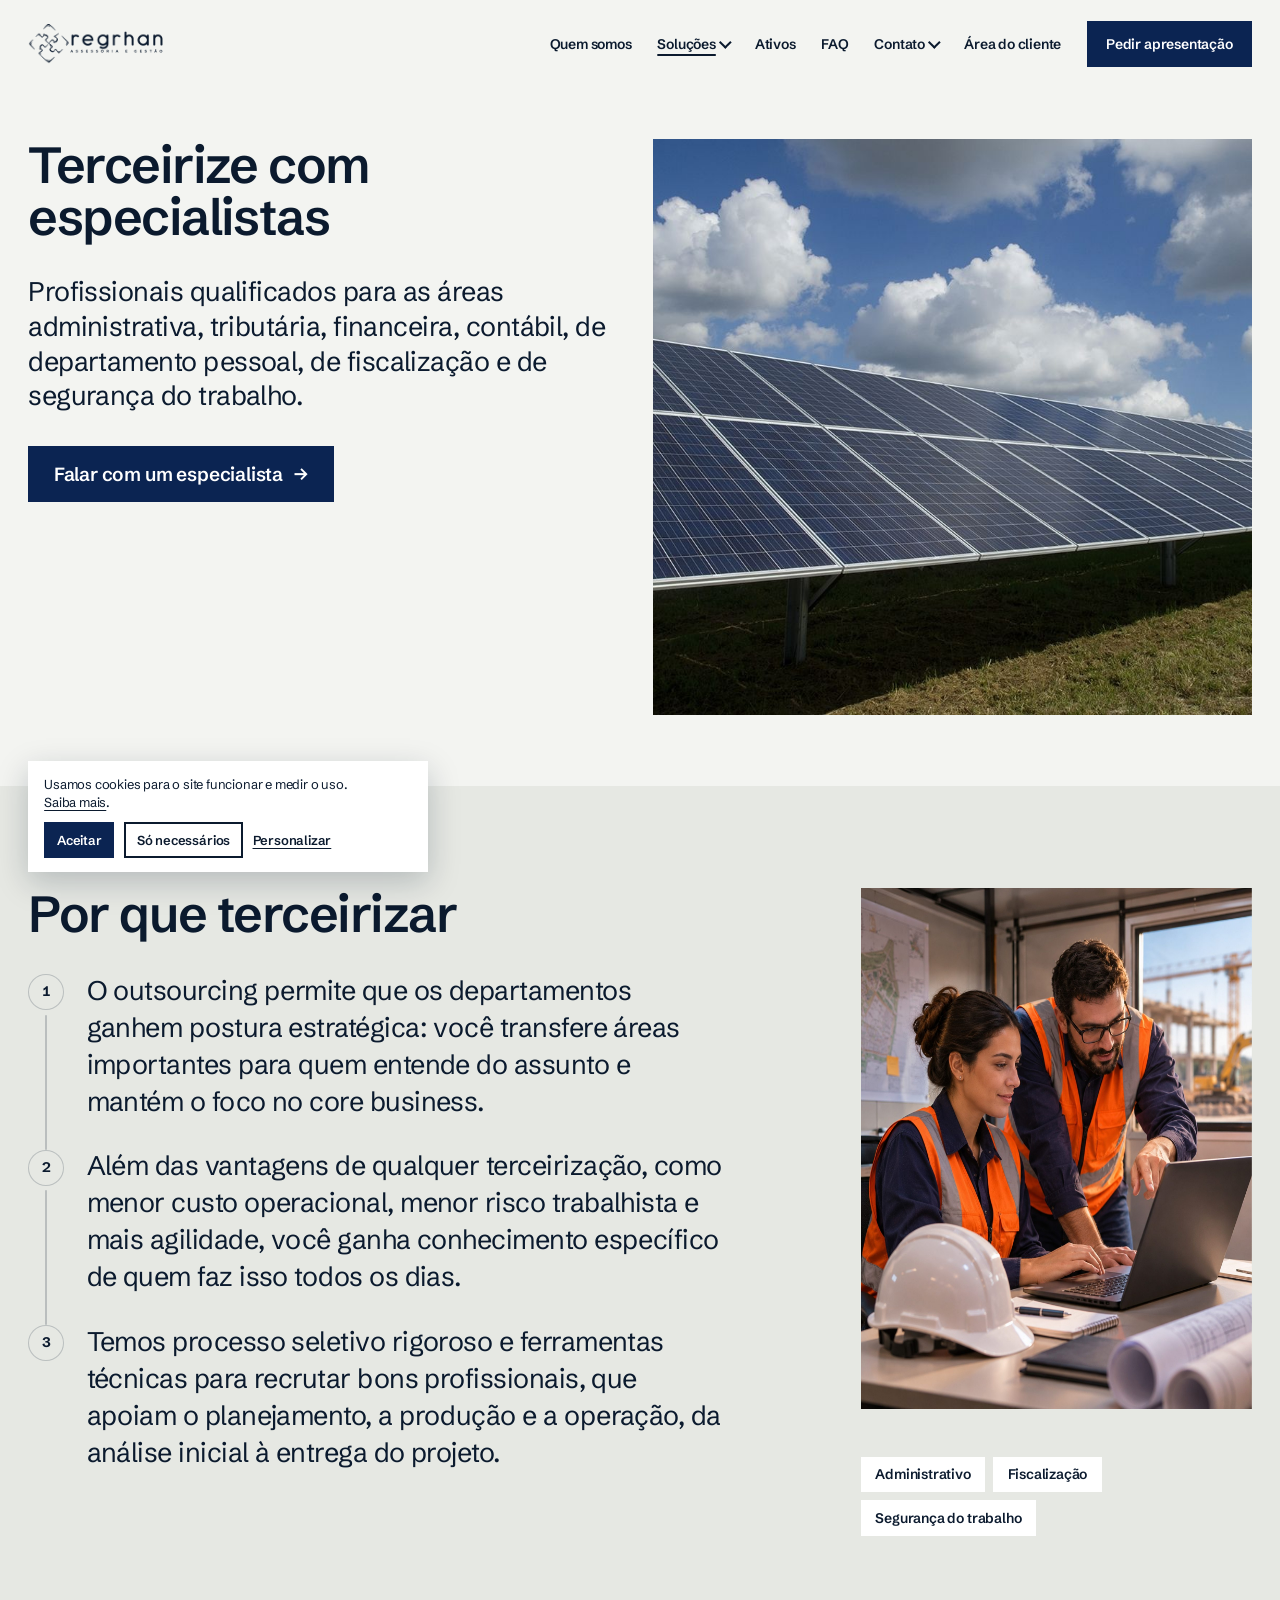
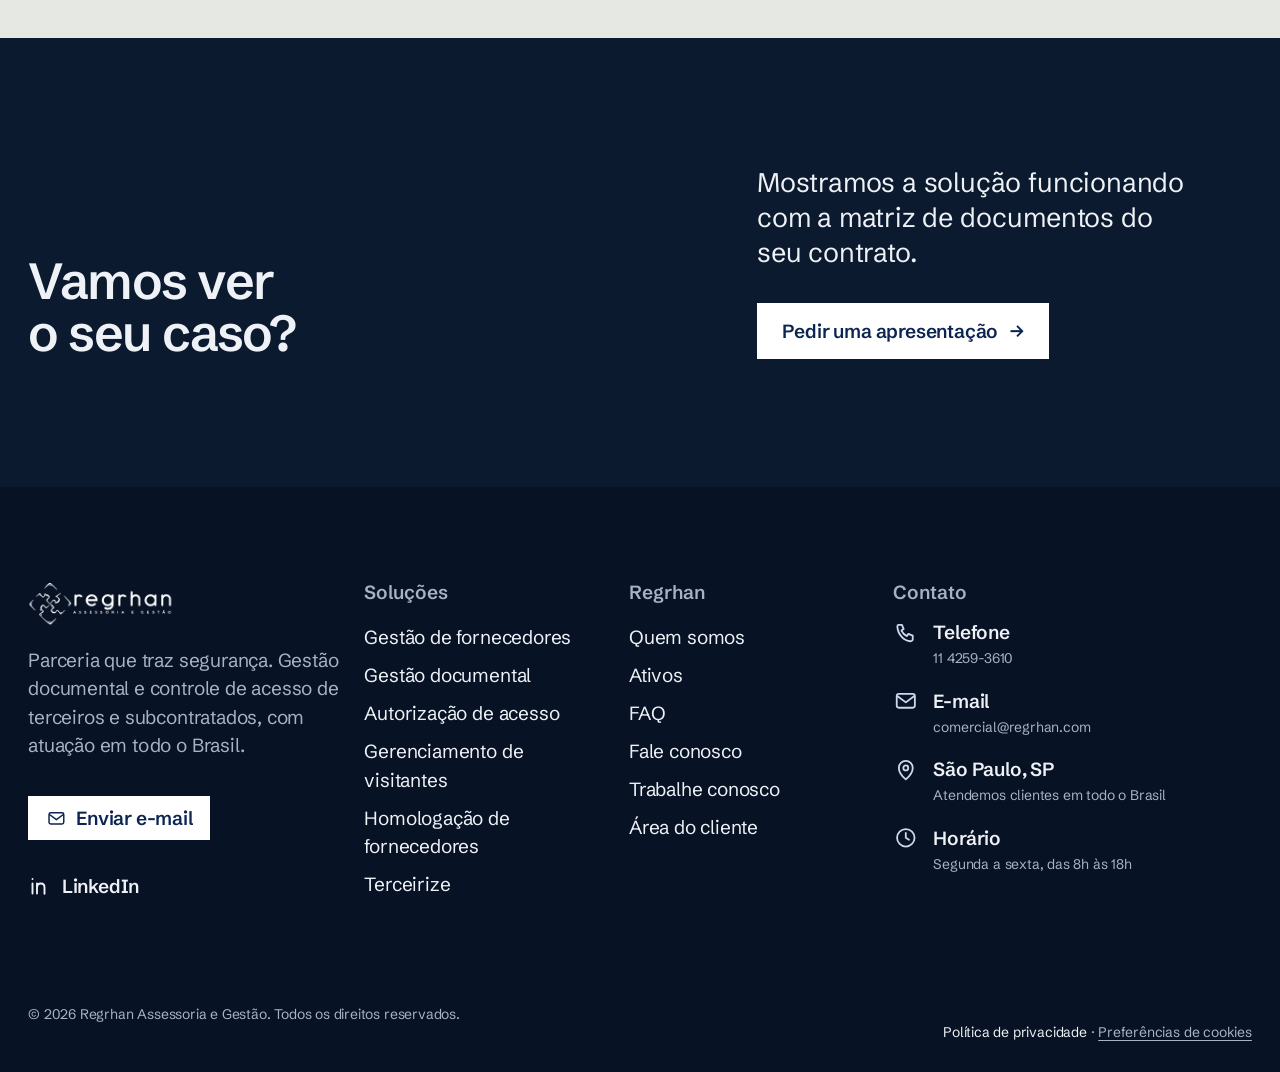
<file: terceirize-servicos-de-profissionais-qualificados.html>
<!DOCTYPE html>
<html lang="pt-BR" data-email="comercial@regrhan.com">
<head>
<meta name="robots" content="noindex,nofollow">
<meta charset="utf-8">
<meta name="viewport" content="width=device-width, initial-scale=1">
<title>Terceirize · Regrhan Assessoria</title>
<meta name="description" content="Profissionais qualificados para as áreas administrativa, tributária, financeira, contábil, de departamento pessoal, de fiscalização e de segurança do trabalho.">
<link rel="canonical" href="https://regrhan.com/terceirize-servicos-de-profissionais-qualificados.html">
<meta name="theme-color" content="#0b2452">
<link rel="icon" type="image/png" sizes="48x48" href="assets/favicon-48-escuro.png">
<link rel="icon" type="image/png" sizes="192x192" href="assets/favicon-192-escuro.png">
<link rel="icon" type="image/png" sizes="48x48" href="assets/favicon-48-claro.png" media="(prefers-color-scheme: dark)">
<link rel="icon" type="image/png" sizes="192x192" href="assets/favicon-192-claro.png" media="(prefers-color-scheme: dark)">
<link rel="apple-touch-icon" href="assets/apple-touch-icon.png">
<meta property="og:type" content="website">
<meta property="og:locale" content="pt_BR">
<meta property="og:site_name" content="Regrhan">
<meta property="og:title" content="Terceirize · Regrhan Assessoria">
<meta property="og:description" content="Profissionais qualificados para as áreas administrativa, tributária, financeira, contábil, de departamento pessoal, de fiscalização e de segurança do trabalho.">
<meta property="og:url" content="https://regrhan.com/terceirize-servicos-de-profissionais-qualificados.html">
<meta property="og:image" content="https://regrhan.com/assets/og-image.jpg">
<meta property="og:image:width" content="1200">
<meta property="og:image:height" content="630">
<meta name="twitter:card" content="summary_large_image">
<link rel="preconnect" href="https://fonts.googleapis.com">
<link rel="preconnect" href="https://fonts.gstatic.com" crossorigin>
<link href="https://fonts.googleapis.com/css2?family=Schibsted+Grotesk:wght@400;600;800&display=swap" rel="stylesheet">
<link rel="stylesheet" href="css/site.css?v=13">
<script>document.documentElement.classList.add('js')</script>
</head>
<body>
<header class="site-head">
  <a class="brand" href="index.html" aria-label="Regrhan, página inicial"><img class="logo-dark" src="assets/logo-ink.png" width="320" height="92" alt="Regrhan Assessoria e Gestão"><img class="logo-light" src="assets/logo-white.png" width="320" height="92" alt=""></a>
  <nav class="nav" aria-label="Principal">
    <a href="quem-somos.html">Quem somos</a>
    <div class="drop"><button type="button" aria-expanded="false" aria-controls="dd-sol" data-current>Soluções <span class="chev" aria-hidden="true"></span></button>
      <div class="drop-panel" id="dd-sol"><a href="gestao-de-fornecedores.html">Gestão de fornecedores</a><a href="gestao-documental-de-subcontratados-e-terceiros.html">Gestão documental</a><a href="autorizacao-de-acesso-de-terceiros.html">Autorização de acesso</a><a href="gerenciamento-de-visitantes.html">Gerenciamento de visitantes</a><a href="homologacao-de-fornecedores.html">Homologação de fornecedores</a><a href="terceirize-servicos-de-profissionais-qualificados.html">Terceirize</a></div></div>
    <a href="ativos.html">Ativos</a>
    <a href="faq.html">FAQ</a>
    <div class="drop"><button type="button" aria-expanded="false" aria-controls="dd-ct">Contato <span class="chev" aria-hidden="true"></span></button>
      <div class="drop-panel" id="dd-ct"><a href="fale-conosco.html">Fale conosco</a><a href="trabalhe-conosco.html">Trabalhe conosco</a></div></div>
    <a href="https://hub.metadata.net/" target="_blank" rel="noopener">Área do cliente</a>
    <a class="button head-cta" href="fale-conosco.html">Pedir apresentação</a>
  </nav>
  <button class="menu-toggle" type="button" aria-expanded="false" aria-controls="menu">Menu</button>
  <div class="menu-sheet" id="menu" role="dialog" aria-modal="true" aria-label="Menu">
    <div class="sheet-top"><img src="assets/logo-white.png" width="320" height="92" alt="Regrhan"><button class="menu-toggle menu-close" type="button" style="display:inline-flex">Fechar</button></div>
    <nav aria-label="Menu do celular">
      <a href="index.html">Início</a>
      <a href="quem-somos.html">Quem somos</a>
      <a href="gestao-de-fornecedores.html">Soluções</a>
      <div class="sub"><a href="gestao-de-fornecedores.html">Gestão de fornecedores</a><a href="gestao-documental-de-subcontratados-e-terceiros.html">Gestão documental</a><a href="autorizacao-de-acesso-de-terceiros.html">Autorização de acesso</a><a href="gerenciamento-de-visitantes.html">Gerenciamento de visitantes</a><a href="homologacao-de-fornecedores.html">Homologação de fornecedores</a><a href="terceirize-servicos-de-profissionais-qualificados.html">Terceirize</a></div>
      <a href="ativos.html">Ativos</a>
      <a href="faq.html">FAQ</a>
      <a href="fale-conosco.html">Fale conosco</a>
      <a href="trabalhe-conosco.html">Trabalhe conosco</a>
      <a href="https://hub.metadata.net/" target="_blank" rel="noopener">Área do cliente</a>
    </nav>
    <a class="button button--light" href="fale-conosco.html">Pedir apresentação <span class="arrow" aria-hidden="true">→</span></a>
  </div>
</header>
<main id="conteudo">
  <section class="wrap grid page-hero" aria-labelledby="h1">
    <div class="ph-copy">
      <div>
        
        <h1 id="h1" data-rise style="--i:1">Terceirize com especialistas</h1>
      </div>
      <div>
        <p class="lead" data-rise style="--i:2">Profissionais qualificados para as áreas administrativa, tributária, financeira, contábil, de departamento pessoal, de fiscalização e de segurança do trabalho.</p>
        <a class="button" href="fale-conosco.html" data-rise style="--i:3;margin-top:2rem">Falar com um especialista <span class="arrow" aria-hidden="true">→</span></a>
      </div>
    </div>
    <figure class="ph-side shutter" data-reveal><img src="assets/regrhan-usina-solar.jpg" width="1920" height="800" alt="Fileiras de painéis solares sobre o gramado, sob céu com nuvens" decoding="async"></figure>
  </section>

  <section class="on-surface how-flip" aria-labelledby="h-how"><div class="wrap grid">
    <div class="hf-copy"><h2 id="h-how" data-reveal>Por que terceirizar</h2><ol class="rail" data-rail><li data-reveal style="--i:0"><span class="rail-n" aria-hidden="true">1</span><p>O outsourcing permite que os departamentos ganhem postura estratégica: você transfere áreas importantes para quem entende do assunto e mantém o foco no core business.</p></li><li data-reveal style="--i:1"><span class="rail-n" aria-hidden="true">2</span><p>Além das vantagens de qualquer terceirização, como menor custo operacional, menor risco trabalhista e mais agilidade, você ganha conhecimento específico de quem faz isso todos os dias.</p></li><li data-reveal style="--i:2"><span class="rail-n" aria-hidden="true">3</span><p>Temos processo seletivo rigoroso e ferramentas técnicas para recrutar bons profissionais, que apoiam o planejamento, a produção e a operação, da análise inicial à entrega do projeto.</p></li></ol></div>
    <div class="hf-side"><figure class="how-photo shutter drift-box " data-reveal><img src="assets/sol-terceirize.jpg" width="1500" height="2000" alt="Profissionais trabalhando em um escritório de canteiro de obras" loading="lazy" decoding="async" class="drift"></figure><ul class="clean how2-tags" data-reveal><li>Administrativo</li><li>Fiscalização</li><li>Segurança do trabalho</li></ul></div></div></section>


</main>

<section class="cta on-deep wrap" aria-labelledby="cta-h">
  <h2 id="cta-h">Vamos ver<br>o seu caso?</h2>
  <div class="cta-foot">
    <p>Mostramos a solução funcionando com a matriz de documentos do seu contrato.</p>
    <a class="button" href="fale-conosco.html">Pedir uma apresentação <span class="arrow" aria-hidden="true">→</span></a>
  </div>
</section>
<footer class="site-foot">
  <div class="foot-grid">
    <div class="foot-brand">
      <a class="foot-logo" href="index.html" aria-label="Regrhan, página inicial"><img src="assets/logo-white.png" width="320" height="92" alt="Regrhan Assessoria e Gestão" loading="lazy"></a>
      <p>Parceria que traz segurança. Gestão documental e controle de acesso de terceiros e subcontratados, com atuação em todo o Brasil.</p>
      <a class="foot-mail" href="mailto:comercial@regrhan.com"><svg viewBox="0 0 24 24" aria-hidden="true"><rect x="3.5" y="5.5" width="17" height="13" rx="2" fill="none" stroke="currentColor" stroke-width="1.7"/><path d="m4 7.5 8 6 8-6" fill="none" stroke="currentColor" stroke-width="1.7" stroke-linejoin="round"/></svg>Enviar e-mail</a>
      <a class="foot-in" href="https://www.linkedin.com/company/regrhan-assessoria/" aria-label="Regrhan no LinkedIn"><svg viewBox="0 0 24 24" aria-hidden="true"><path d="M4.5 9.5v10M4.5 5v.1M9 19.5v-10m0 4.2c0-2.4 1.6-4.2 3.9-4.2 2.3 0 3.6 1.5 3.6 4.1v6.1" fill="none" stroke="currentColor" stroke-width="1.9" stroke-linecap="round" stroke-linejoin="round"/></svg>LinkedIn</a>
    </div>
    <nav class="foot-col" aria-label="Soluções">
      <h2>Soluções</h2>
      <ul class="clean"><li><a href="gestao-de-fornecedores.html">Gestão de fornecedores</a></li><li><a href="gestao-documental-de-subcontratados-e-terceiros.html">Gestão documental</a></li><li><a href="autorizacao-de-acesso-de-terceiros.html">Autorização de acesso</a></li><li><a href="gerenciamento-de-visitantes.html">Gerenciamento de visitantes</a></li><li><a href="homologacao-de-fornecedores.html">Homologação de fornecedores</a></li><li><a href="terceirize-servicos-de-profissionais-qualificados.html">Terceirize</a></li></ul>
    </nav>
    <nav class="foot-col" aria-label="Empresa">
      <h2>Regrhan</h2>
      <ul class="clean"><li><a href="quem-somos.html">Quem somos</a></li><li><a href="ativos.html">Ativos</a></li><li><a href="faq.html">FAQ</a></li><li><a href="fale-conosco.html">Fale conosco</a></li><li><a href="trabalhe-conosco.html">Trabalhe conosco</a></li><li><a href="https://hub.metadata.net/" target="_blank" rel="noopener">Área do cliente</a></li></ul>
    </nav>
    <div class="foot-col foot-contact">
      <h2>Contato</h2>
      <ul class="clean">
        <li><svg viewBox="0 0 24 24" aria-hidden="true"><path d="M5 4.5h3.4l1.6 4-2.1 1.4a11 11 0 0 0 5.2 5.2l1.4-2.1 4 1.6V18a1.9 1.9 0 0 1-2 1.9C10.3 19.4 4.6 13.7 4.1 6.5A1.9 1.9 0 0 1 5 4.5Z" fill="none" stroke="currentColor" stroke-width="1.7" stroke-linejoin="round"/></svg><a href="tel:+551142593610"><b>Telefone</b><span class="nowrap">11 4259-3610</span></a></li>
        <li><svg viewBox="0 0 24 24" aria-hidden="true"><rect x="3.5" y="5.5" width="17" height="13" rx="2" fill="none" stroke="currentColor" stroke-width="1.7"/><path d="m4 7.5 8 6 8-6" fill="none" stroke="currentColor" stroke-width="1.7" stroke-linejoin="round"/></svg><a href="mailto:comercial@regrhan.com"><b>E-mail</b><span>comercial@regrhan.com</span></a></li>
        <li><svg viewBox="0 0 24 24" aria-hidden="true"><path d="M12 21s-6.5-5.6-6.5-10.8a6.5 6.5 0 0 1 13 0C18.5 15.4 12 21 12 21Z" fill="none" stroke="currentColor" stroke-width="1.7" stroke-linejoin="round"/><circle cx="12" cy="10.2" r="2.3" fill="none" stroke="currentColor" stroke-width="1.7"/></svg><span class="fc-text"><b>São Paulo, SP</b><span>Atendemos clientes em todo o Brasil</span></span></li>
        <li><svg viewBox="0 0 24 24" aria-hidden="true"><circle cx="12" cy="12" r="8.2" fill="none" stroke="currentColor" stroke-width="1.7"/><path d="M12 7.5V12l3 1.8" fill="none" stroke="currentColor" stroke-width="1.7" stroke-linecap="round" stroke-linejoin="round"/></svg><span class="fc-text"><b>Horário</b><span>Segunda a sexta, das 8h às 18h</span></span></li>
      </ul>
    </div>
  </div>
  <div class="foot-bottom">
    <p>© 2026 Regrhan Assessoria e Gestão. Todos os direitos reservados.</p>
    <p><a href="politica-de-privacidade.html">Política de privacidade</a> · <button class="foot-ck" type="button" data-cookie-open>Preferências de cookies</button></p>
  </div>
</footer>
<div class="cookie" role="dialog" aria-live="polite" aria-label="Aviso de cookies" hidden>
  <p class="cookie-text">Usamos cookies para o site funcionar e medir o uso. <a class="link-plain" href="politica-de-privacidade.html">Saiba mais</a>.</p>
  <div class="cookie-prefs" hidden>
    <label class="ck"><span><b>Necessários</b><small>Fazem o site funcionar e guardam esta escolha. Sempre ativos.</small></span><input type="checkbox" checked disabled></label>
    <label class="ck"><span><b>Estatísticos</b><small>Mostram como o site é usado, sem identificar você.</small></span><input type="checkbox" data-pref="analytics"></label>
    <label class="ck"><span><b>Marketing</b><small>Permitem medir e personalizar campanhas.</small></span><input type="checkbox" data-pref="marketing"></label>
  </div>
  <div class="cookie-actions"><button class="button" type="button" data-cookie="all">Aceitar</button><button class="button button--ghost" type="button" data-cookie="min">Só necessários</button><button class="cookie-min" type="button" data-cookie-custom aria-expanded="false">Personalizar</button></div>
</div>
<script src="js/site.js?v=13" defer></script>
</body>
</html>
</file>
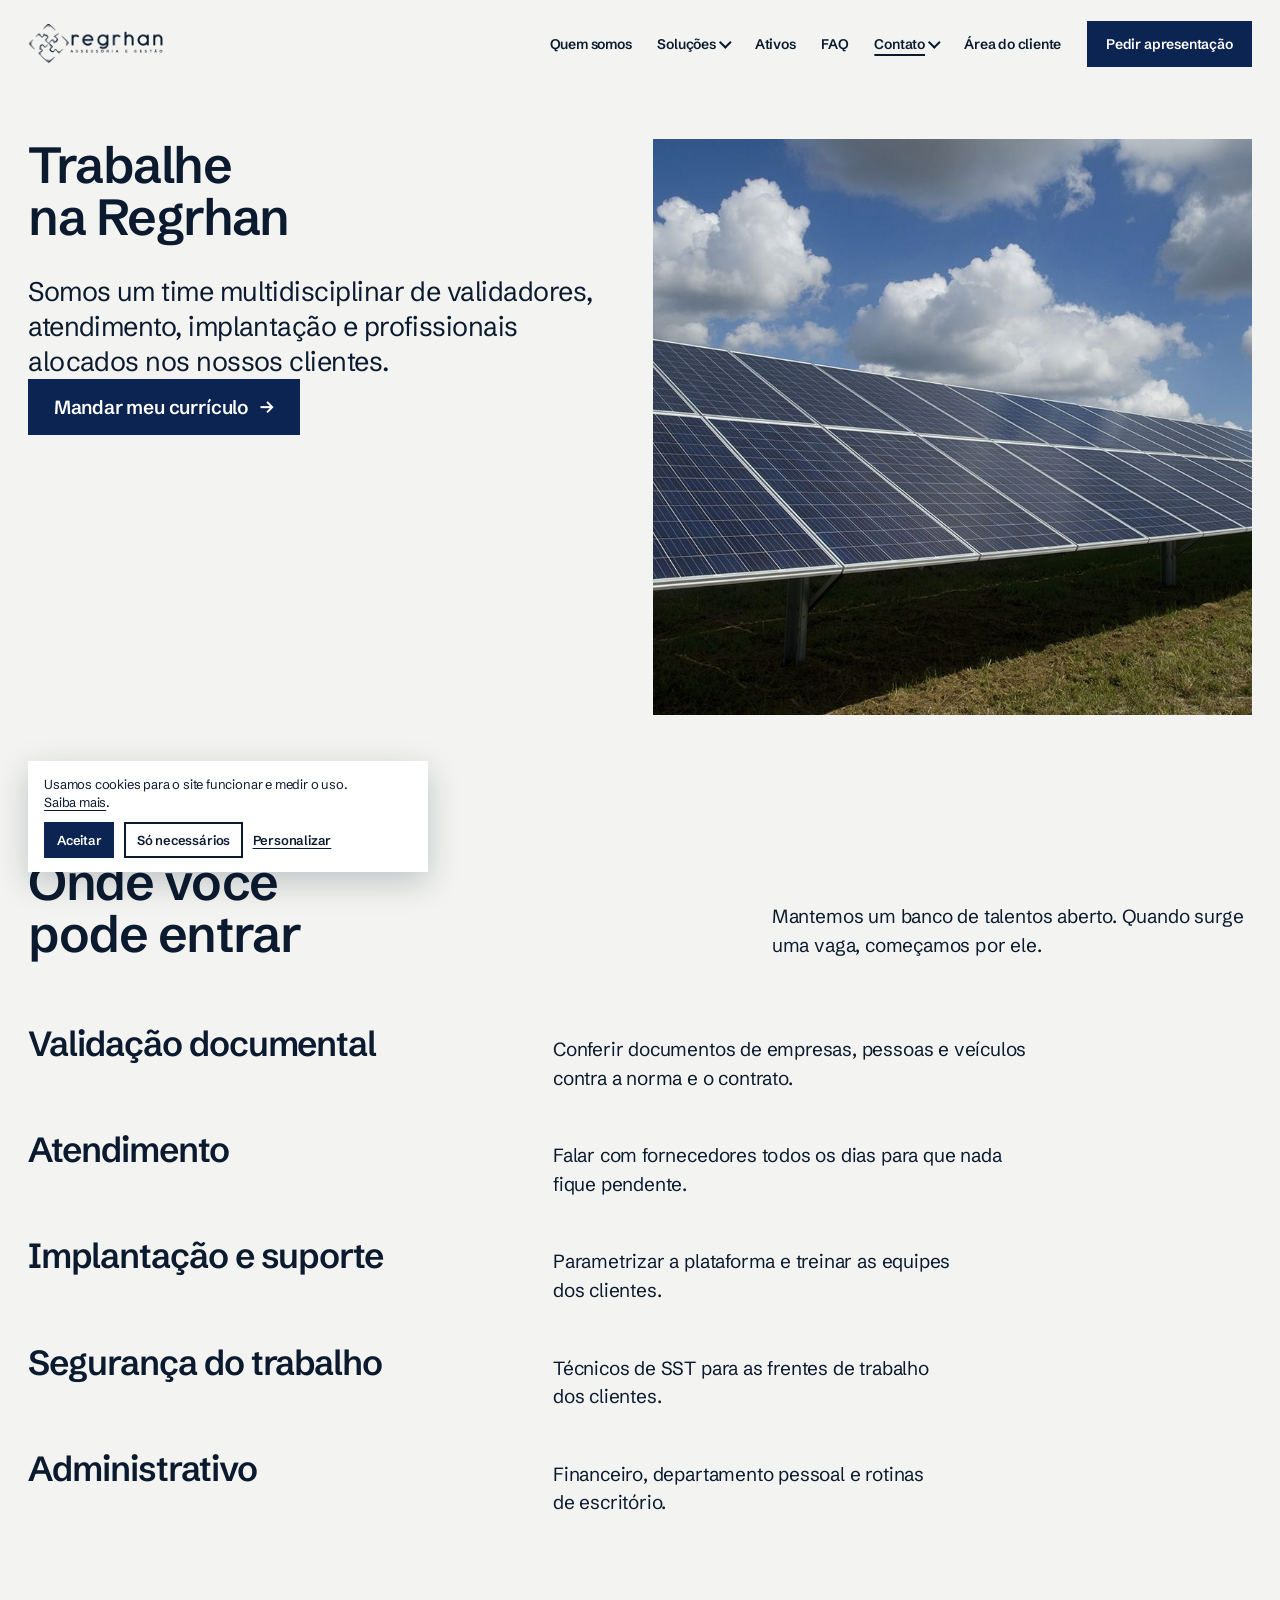
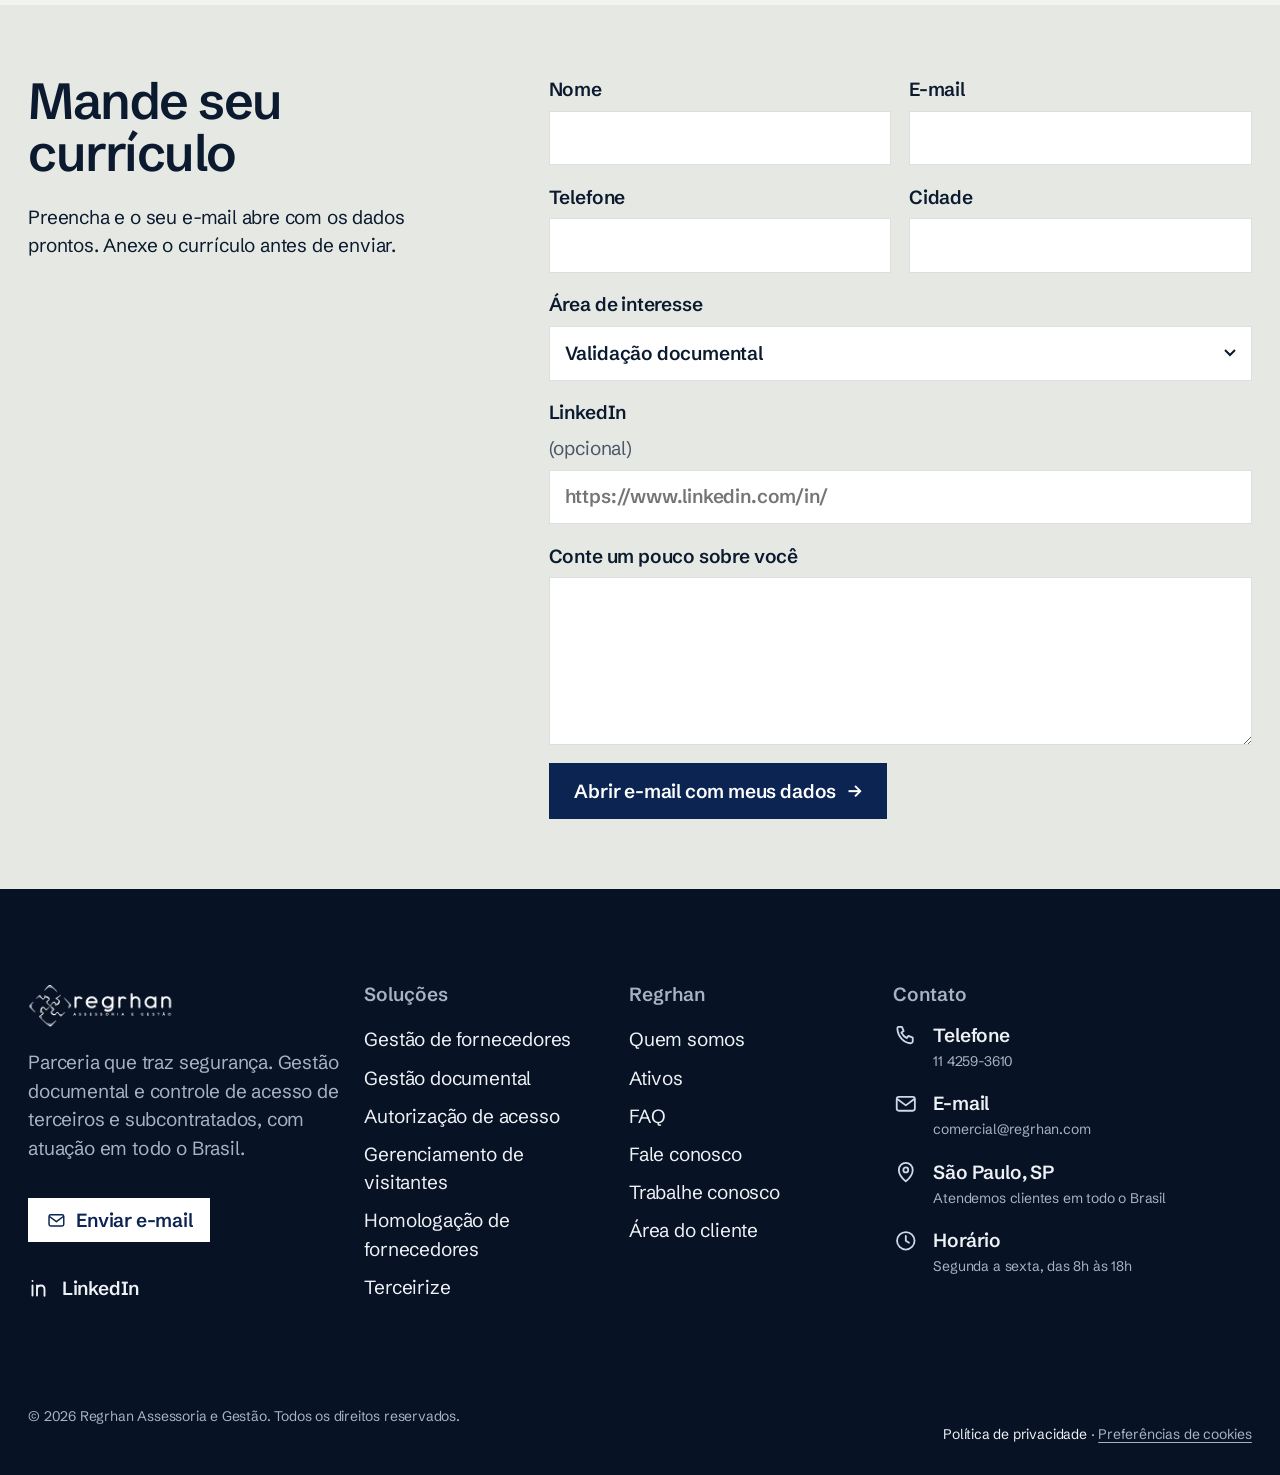
<file: trabalhe-conosco.html>
<!DOCTYPE html>
<html lang="pt-BR" data-email="comercial@regrhan.com">
<head>
<meta name="robots" content="noindex,nofollow">
<meta charset="utf-8">
<meta name="viewport" content="width=device-width, initial-scale=1">
<title>Trabalhe conosco · Regrhan Assessoria</title>
<meta name="description" content="Vagas e banco de talentos da Regrhan: validação documental, atendimento, implantação e terceirização.">
<link rel="canonical" href="https://regrhan.com/trabalhe-conosco.html">
<meta name="theme-color" content="#0b2452">
<link rel="icon" type="image/png" sizes="48x48" href="assets/favicon-48-escuro.png">
<link rel="icon" type="image/png" sizes="192x192" href="assets/favicon-192-escuro.png">
<link rel="icon" type="image/png" sizes="48x48" href="assets/favicon-48-claro.png" media="(prefers-color-scheme: dark)">
<link rel="icon" type="image/png" sizes="192x192" href="assets/favicon-192-claro.png" media="(prefers-color-scheme: dark)">
<link rel="apple-touch-icon" href="assets/apple-touch-icon.png">
<meta property="og:type" content="website">
<meta property="og:locale" content="pt_BR">
<meta property="og:site_name" content="Regrhan">
<meta property="og:title" content="Trabalhe conosco · Regrhan Assessoria">
<meta property="og:description" content="Vagas e banco de talentos da Regrhan: validação documental, atendimento, implantação e terceirização.">
<meta property="og:url" content="https://regrhan.com/trabalhe-conosco.html">
<meta property="og:image" content="https://regrhan.com/assets/og-image.jpg">
<meta property="og:image:width" content="1200">
<meta property="og:image:height" content="630">
<meta name="twitter:card" content="summary_large_image">
<link rel="preconnect" href="https://fonts.googleapis.com">
<link rel="preconnect" href="https://fonts.gstatic.com" crossorigin>
<link href="https://fonts.googleapis.com/css2?family=Schibsted+Grotesk:wght@400;600;800&display=swap" rel="stylesheet">
<link rel="stylesheet" href="css/site.css?v=13">
<script>document.documentElement.classList.add('js')</script>
</head>
<body>
<header class="site-head">
  <a class="brand" href="index.html" aria-label="Regrhan, página inicial"><img class="logo-dark" src="assets/logo-ink.png" width="320" height="92" alt="Regrhan Assessoria e Gestão"><img class="logo-light" src="assets/logo-white.png" width="320" height="92" alt=""></a>
  <nav class="nav" aria-label="Principal">
    <a href="quem-somos.html">Quem somos</a>
    <div class="drop"><button type="button" aria-expanded="false" aria-controls="dd-sol">Soluções <span class="chev" aria-hidden="true"></span></button>
      <div class="drop-panel" id="dd-sol"><a href="gestao-de-fornecedores.html">Gestão de fornecedores</a><a href="gestao-documental-de-subcontratados-e-terceiros.html">Gestão documental</a><a href="autorizacao-de-acesso-de-terceiros.html">Autorização de acesso</a><a href="gerenciamento-de-visitantes.html">Gerenciamento de visitantes</a><a href="homologacao-de-fornecedores.html">Homologação de fornecedores</a><a href="terceirize-servicos-de-profissionais-qualificados.html">Terceirize</a></div></div>
    <a href="ativos.html">Ativos</a>
    <a href="faq.html">FAQ</a>
    <div class="drop"><button type="button" aria-expanded="false" aria-controls="dd-ct" data-current>Contato <span class="chev" aria-hidden="true"></span></button>
      <div class="drop-panel" id="dd-ct"><a href="fale-conosco.html">Fale conosco</a><a href="trabalhe-conosco.html">Trabalhe conosco</a></div></div>
    <a href="https://hub.metadata.net/" target="_blank" rel="noopener">Área do cliente</a>
    <a class="button head-cta" href="fale-conosco.html">Pedir apresentação</a>
  </nav>
  <button class="menu-toggle" type="button" aria-expanded="false" aria-controls="menu">Menu</button>
  <div class="menu-sheet" id="menu" role="dialog" aria-modal="true" aria-label="Menu">
    <div class="sheet-top"><img src="assets/logo-white.png" width="320" height="92" alt="Regrhan"><button class="menu-toggle menu-close" type="button" style="display:inline-flex">Fechar</button></div>
    <nav aria-label="Menu do celular">
      <a href="index.html">Início</a>
      <a href="quem-somos.html">Quem somos</a>
      <a href="gestao-de-fornecedores.html">Soluções</a>
      <div class="sub"><a href="gestao-de-fornecedores.html">Gestão de fornecedores</a><a href="gestao-documental-de-subcontratados-e-terceiros.html">Gestão documental</a><a href="autorizacao-de-acesso-de-terceiros.html">Autorização de acesso</a><a href="gerenciamento-de-visitantes.html">Gerenciamento de visitantes</a><a href="homologacao-de-fornecedores.html">Homologação de fornecedores</a><a href="terceirize-servicos-de-profissionais-qualificados.html">Terceirize</a></div>
      <a href="ativos.html">Ativos</a>
      <a href="faq.html">FAQ</a>
      <a href="fale-conosco.html">Fale conosco</a>
      <a href="trabalhe-conosco.html">Trabalhe conosco</a>
      <a href="https://hub.metadata.net/" target="_blank" rel="noopener">Área do cliente</a>
    </nav>
    <a class="button button--light" href="fale-conosco.html">Pedir apresentação <span class="arrow" aria-hidden="true">→</span></a>
  </div>
</header>
<main id="conteudo">
  <section class="wrap grid page-hero" aria-labelledby="h1">
    <div class="ph-copy">
      <div><h1 id="h1" data-rise style="--i:1">Trabalhe na Regrhan</h1></div>
      <div><p class="lead" data-rise style="--i:2">Somos um time multidisciplinar de validadores, atendimento, implantação e profissionais alocados nos nossos clientes.</p>
      <a class="button" href="#candidatura" data-rise style="--i:3">Mandar meu currículo <span class="arrow" aria-hidden="true">→</span></a></div>
    </div>
    <figure class="ph-side shutter" data-reveal><img src="assets/regrhan-usina-solar.jpg" width="1920" height="800" alt="Fileiras de painéis solares sobre o gramado, sob céu com nuvens" decoding="async"></figure>
  </section>

  <section class="wrap band" aria-labelledby="h-areas">
    <div class="head-row"><h2 id="h-areas" data-reveal>Onde você pode entrar</h2><p data-reveal style="--i:1">Mantemos um banco de talentos aberto. Quando surge uma vaga, começamos por ele.</p></div>
    <ul class="bigl clean">
      <li data-reveal><span class="t">Validação documental</span><p class="d">Conferir documentos de empresas, pessoas e veículos contra a norma e o contrato.</p></li><li data-reveal><span class="t">Atendimento</span><p class="d">Falar com fornecedores todos os dias para que nada fique pendente.</p></li><li data-reveal><span class="t">Implantação e suporte</span><p class="d">Parametrizar a plataforma e treinar as equipes dos clientes.</p></li><li data-reveal><span class="t">Segurança do trabalho</span><p class="d">Técnicos de SST para as frentes de trabalho dos clientes.</p></li><li data-reveal><span class="t">Administrativo</span><p class="d">Financeiro, departamento pessoal e rotinas de escritório.</p></li>
    </ul>
  </section>

  <section class="on-surface wrap band grid side-head" id="candidatura" aria-labelledby="h-form">
    <div class="form-intro"><h2 id="h-form" data-reveal class="head">Mande seu currículo</h2><p data-reveal style="--i:1;margin-top:1.5rem">Preencha e o seu e-mail abre com os dados prontos. Anexe o currículo antes de enviar.</p></div>
    <div class="body" data-reveal style="--i:1">
      <form class="form" data-mail data-subject="Trabalhe conosco" novalidate>
        <div class="two"><label>Nome<input class="field" name="Nome" autocomplete="name" required></label><label>E-mail<input class="field" type="email" name="E-mail" autocomplete="email" required></label></div>
        <div class="two"><label>Telefone<input class="field" type="tel" name="Telefone" autocomplete="tel"></label><label>Cidade<input class="field" name="Cidade" autocomplete="address-level2"></label></div>
        <label>Área de interesse<select class="field" name="Área"><option>Validação documental</option><option>Atendimento</option><option>Implantação e suporte</option><option>Segurança do trabalho</option><option>Administrativo</option></select></label>
        <label>LinkedIn <span class="opt">(opcional)</span><input class="field" type="url" name="LinkedIn" placeholder="https://www.linkedin.com/in/"></label>
        <label>Conte um pouco sobre você<textarea class="field" name="Sobre mim" rows="5"></textarea></label>
        <div><button class="button" type="submit">Abrir e-mail com meus dados <span class="arrow" aria-hidden="true">→</span></button></div>
      </form>
      <div class="form-done" tabindex="-1" role="status"><h3>Seu e-mail abriu com os dados</h3><p>Anexe o currículo e envie. Se nada abriu, mande para comercial@regrhan.com com o assunto Trabalhe conosco.</p></div>
    </div>
  </section>
</main>

<footer class="site-foot">
  <div class="foot-grid">
    <div class="foot-brand">
      <a class="foot-logo" href="index.html" aria-label="Regrhan, página inicial"><img src="assets/logo-white.png" width="320" height="92" alt="Regrhan Assessoria e Gestão" loading="lazy"></a>
      <p>Parceria que traz segurança. Gestão documental e controle de acesso de terceiros e subcontratados, com atuação em todo o Brasil.</p>
      <a class="foot-mail" href="mailto:comercial@regrhan.com"><svg viewBox="0 0 24 24" aria-hidden="true"><rect x="3.5" y="5.5" width="17" height="13" rx="2" fill="none" stroke="currentColor" stroke-width="1.7"/><path d="m4 7.5 8 6 8-6" fill="none" stroke="currentColor" stroke-width="1.7" stroke-linejoin="round"/></svg>Enviar e-mail</a>
      <a class="foot-in" href="https://www.linkedin.com/company/regrhan-assessoria/" aria-label="Regrhan no LinkedIn"><svg viewBox="0 0 24 24" aria-hidden="true"><path d="M4.5 9.5v10M4.5 5v.1M9 19.5v-10m0 4.2c0-2.4 1.6-4.2 3.9-4.2 2.3 0 3.6 1.5 3.6 4.1v6.1" fill="none" stroke="currentColor" stroke-width="1.9" stroke-linecap="round" stroke-linejoin="round"/></svg>LinkedIn</a>
    </div>
    <nav class="foot-col" aria-label="Soluções">
      <h2>Soluções</h2>
      <ul class="clean"><li><a href="gestao-de-fornecedores.html">Gestão de fornecedores</a></li><li><a href="gestao-documental-de-subcontratados-e-terceiros.html">Gestão documental</a></li><li><a href="autorizacao-de-acesso-de-terceiros.html">Autorização de acesso</a></li><li><a href="gerenciamento-de-visitantes.html">Gerenciamento de visitantes</a></li><li><a href="homologacao-de-fornecedores.html">Homologação de fornecedores</a></li><li><a href="terceirize-servicos-de-profissionais-qualificados.html">Terceirize</a></li></ul>
    </nav>
    <nav class="foot-col" aria-label="Empresa">
      <h2>Regrhan</h2>
      <ul class="clean"><li><a href="quem-somos.html">Quem somos</a></li><li><a href="ativos.html">Ativos</a></li><li><a href="faq.html">FAQ</a></li><li><a href="fale-conosco.html">Fale conosco</a></li><li><a href="trabalhe-conosco.html">Trabalhe conosco</a></li><li><a href="https://hub.metadata.net/" target="_blank" rel="noopener">Área do cliente</a></li></ul>
    </nav>
    <div class="foot-col foot-contact">
      <h2>Contato</h2>
      <ul class="clean">
        <li><svg viewBox="0 0 24 24" aria-hidden="true"><path d="M5 4.5h3.4l1.6 4-2.1 1.4a11 11 0 0 0 5.2 5.2l1.4-2.1 4 1.6V18a1.9 1.9 0 0 1-2 1.9C10.3 19.4 4.6 13.7 4.1 6.5A1.9 1.9 0 0 1 5 4.5Z" fill="none" stroke="currentColor" stroke-width="1.7" stroke-linejoin="round"/></svg><a href="tel:+551142593610"><b>Telefone</b><span class="nowrap">11 4259-3610</span></a></li>
        <li><svg viewBox="0 0 24 24" aria-hidden="true"><rect x="3.5" y="5.5" width="17" height="13" rx="2" fill="none" stroke="currentColor" stroke-width="1.7"/><path d="m4 7.5 8 6 8-6" fill="none" stroke="currentColor" stroke-width="1.7" stroke-linejoin="round"/></svg><a href="mailto:comercial@regrhan.com"><b>E-mail</b><span>comercial@regrhan.com</span></a></li>
        <li><svg viewBox="0 0 24 24" aria-hidden="true"><path d="M12 21s-6.5-5.6-6.5-10.8a6.5 6.5 0 0 1 13 0C18.5 15.4 12 21 12 21Z" fill="none" stroke="currentColor" stroke-width="1.7" stroke-linejoin="round"/><circle cx="12" cy="10.2" r="2.3" fill="none" stroke="currentColor" stroke-width="1.7"/></svg><span class="fc-text"><b>São Paulo, SP</b><span>Atendemos clientes em todo o Brasil</span></span></li>
        <li><svg viewBox="0 0 24 24" aria-hidden="true"><circle cx="12" cy="12" r="8.2" fill="none" stroke="currentColor" stroke-width="1.7"/><path d="M12 7.5V12l3 1.8" fill="none" stroke="currentColor" stroke-width="1.7" stroke-linecap="round" stroke-linejoin="round"/></svg><span class="fc-text"><b>Horário</b><span>Segunda a sexta, das 8h às 18h</span></span></li>
      </ul>
    </div>
  </div>
  <div class="foot-bottom">
    <p>© 2026 Regrhan Assessoria e Gestão. Todos os direitos reservados.</p>
    <p><a href="politica-de-privacidade.html">Política de privacidade</a> · <button class="foot-ck" type="button" data-cookie-open>Preferências de cookies</button></p>
  </div>
</footer>
<div class="cookie" role="dialog" aria-live="polite" aria-label="Aviso de cookies" hidden>
  <p class="cookie-text">Usamos cookies para o site funcionar e medir o uso. <a class="link-plain" href="politica-de-privacidade.html">Saiba mais</a>.</p>
  <div class="cookie-prefs" hidden>
    <label class="ck"><span><b>Necessários</b><small>Fazem o site funcionar e guardam esta escolha. Sempre ativos.</small></span><input type="checkbox" checked disabled></label>
    <label class="ck"><span><b>Estatísticos</b><small>Mostram como o site é usado, sem identificar você.</small></span><input type="checkbox" data-pref="analytics"></label>
    <label class="ck"><span><b>Marketing</b><small>Permitem medir e personalizar campanhas.</small></span><input type="checkbox" data-pref="marketing"></label>
  </div>
  <div class="cookie-actions"><button class="button" type="button" data-cookie="all">Aceitar</button><button class="button button--ghost" type="button" data-cookie="min">Só necessários</button><button class="cookie-min" type="button" data-cookie-custom aria-expanded="false">Personalizar</button></div>
</div>
<script src="js/site.js?v=13" defer></script>
</body>
</html>
</file>
<file: css/site.css>
/* Regrhan — site
   VOICE: firme, direto, de quem cuida da portaria de grandes obras.
   IDEA: o crachá da portaria — bloqueado ou liberado — vira a tipografia gigante do site.
   PICTURE: fotos de campo da própria Regrhan e de usinas brasileiras; telas da plataforma em HTML.
   COLOUR and TYPE: papel frio, tinta azul-marinho, o azul da marca como único acento; Schibsted Grotesk.
   LAYOUT: grade de 12 colunas, margens iguais, cada seção uma composição diferente. */

:root {
  color-scheme: light;
  --bg: #f3f4f1;
  --surface: #e6e8e3;
  --ink: #0b1a2e;
  --muted: #4b5667;
  --accent: #0b2452;
  --accent-strong: #071a3d;
  --navy: #0b2452;
  --accent-ink: #ffffff;
  --deep: #0b1a2e;
  --deep-2: #12243c;
  --deep-ink: #eef1f6;
  --deep-muted: #a7b3c5;
  --paper: #ffffff;

  --font: "Schibsted Grotesk", "Helvetica Neue", Arial, sans-serif;

  --step-small: clamp(0.8125rem, 0.79rem + 0.1vw, 0.875rem);
  --step-body: clamp(1.0625rem, 1rem + 0.25vw, 1.1875rem);
  --step-lead: clamp(1.25rem, 1.08rem + 0.75vw, 1.75rem);
  --step-head: clamp(2rem, 1.25rem + 2.4vw, 3.5rem);
  --step-statement: clamp(1.375rem, 0.9rem + 1.6vw, 2.25rem);
  --step-big: clamp(2.75rem, 1rem + 5.4vw, 6.5rem);

  --margin: clamp(1.25rem, 2.2vw, 2rem);
  --gutter: clamp(1rem, 2vw, 2rem);
  --section: clamp(6rem, 11vw, 11rem);
  --radius: 0px;

  --ease-out: cubic-bezier(0.22, 1, 0.36, 1);
  --ease-expo: cubic-bezier(0.16, 1, 0.3, 1);
  --ease-in-out: cubic-bezier(0.76, 0, 0.24, 1);
  --ease-soft: cubic-bezier(0.33, 1, 0.68, 1);
  --t-press: 140ms;
  --t-hover: 180ms;
  --t-ui: 240ms;
}
:root[data-theme=dark], :root[data-theme=light] { color-scheme: light; }

/* ---------- reset ---------- */
*, *::before, *::after { box-sizing: border-box; min-width: 0; }
html { -webkit-text-size-adjust: 100%; text-size-adjust: 100%; }
body { margin: 0; background: var(--bg); color: var(--ink); font-family: var(--font); font-size: var(--step-body); line-height: 1.5; letter-spacing: -0.01em; -webkit-font-smoothing: antialiased; overflow-x: clip; }
h1, h2, h3, h4, p, figure, blockquote, ul, ol, dl, dd { margin: 0; }
ul[class], ol[class] { padding: 0; list-style: none; }
img, video, svg { display: block; max-width: 100%; }
img, video { height: auto; background: var(--surface); }
button, input, select, textarea { font: inherit; color: inherit; letter-spacing: inherit; }
button { background: none; border: 0; padding: 0; cursor: pointer; }
a { color: inherit; }
::selection { background: var(--accent); color: var(--accent-ink); }
:focus-visible { outline: 2px solid var(--accent); outline-offset: 3px; }
.on-deep :focus-visible, .on-accent :focus-visible { outline-color: currentColor; }

h1, h2, h3 { font-weight: 600; text-wrap: balance; letter-spacing: -0.03em; line-height: 1.02; }
h1, .head { font-size: var(--step-head); }
h2.head { font-size: var(--step-head); }
h3 { font-size: var(--step-lead); letter-spacing: -0.03em; line-height: 1.1; }
.lead { font-size: var(--step-lead); line-height: 1.3; letter-spacing: -0.02em; max-width: 34ch; }
.small { font-size: var(--step-small); line-height: 1.45; letter-spacing: 0; }
.muted { color: var(--muted); }
p { max-width: 62ch; text-wrap: pretty; }
p + p { margin-top: 0.9em; }
.nums { font-variant-numeric: lining-nums; }
.sr-only { position: absolute; width: 1px; height: 1px; overflow: hidden; clip-path: inset(50%); white-space: nowrap; }
.nowrap { white-space: nowrap; }

/* ---------- frame ---------- */
.wrap { padding-inline: var(--margin); }
.grid { display: grid; grid-template-columns: repeat(12, minmax(0, 1fr)); column-gap: var(--gutter); }
.band { padding-block: calc(var(--section) / 2); }
.on-deep { background: var(--deep); color: var(--deep-ink); }
.on-deep .muted { color: var(--deep-muted); }
.on-surface { background: var(--surface); }
.on-accent { background: var(--navy); color: var(--accent-ink); }

/* ---------- controls ---------- */
.button { display: inline-flex; align-items: center; justify-content: center; gap: .6em; min-height: 3.5rem; padding: 0 1.6rem; background: var(--accent); color: var(--accent-ink); border-radius: var(--radius); text-decoration: none; font-weight: 600; white-space: nowrap; transition: transform var(--t-press) var(--ease-out), background-color var(--t-hover) ease, color var(--t-hover) ease; }
.button:active { transform: scale(0.97); }
.button--ink { background: var(--ink); color: var(--bg); }
.button--light { background: var(--deep-ink); color: var(--deep); }
.button .arrow { display: inline-block; transition: transform var(--t-ui) var(--ease-out); }
.link { text-decoration: underline; text-decoration-color: transparent; text-underline-offset: 0.22em; text-decoration-thickness: 0.07em; transition: text-decoration-color var(--t-hover) ease, color var(--t-hover) ease; }
.link-plain { text-decoration: underline; text-underline-offset: 0.2em; text-decoration-thickness: 0.07em; }
@media (hover: hover) and (pointer: fine) {
  .button:hover { background-color: var(--accent-strong); }
  .button--ink:hover { background-color: var(--accent); color: var(--accent-ink); }
  .button--light:hover { background-color: var(--accent); color: var(--accent-ink); }
  .button:hover .arrow { transform: translateX(4px); }
  .link:hover { text-decoration-color: currentColor; }
}

/* ---------- header ---------- */
.site-head { position: relative; z-index: 20; display: flex; align-items: center; justify-content: space-between; gap: 2rem; padding: 1.25rem var(--margin); }
.site-head .brand img { width: clamp(132px, 11vw, 168px); height: auto; background: none; }
.nav { display: flex; align-items: center; gap: clamp(1rem, 2vw, 2rem); font-weight: 600; font-size: var(--step-small); }
.nav > a, .nav .drop > button { text-decoration: none; padding-block: .5rem; display: inline-flex; align-items: center; gap: .35em; }
.nav > a[aria-current], .nav .drop > button[data-current] { text-decoration: underline; text-underline-offset: .35em; text-decoration-thickness: 2px; }
.nav .button { min-height: 2.9rem; padding: 0 1.2rem; }
.chev { width: .62em; height: .62em; border-right: 2px solid currentColor; border-bottom: 2px solid currentColor; transform: translateY(-25%) rotate(45deg); transition: transform var(--t-ui) var(--ease-out); }
.drop { position: relative; }
.drop[data-open] .chev { transform: translateY(15%) rotate(225deg); }
.drop-panel { position: absolute; top: calc(100% + .6rem); left: -1.25rem; width: max-content; max-width: 30rem; background: var(--paper); color: var(--ink); padding: .75rem; box-shadow: 0 18px 50px rgba(11, 26, 46, .18); /* taste-skill-ignore: real overlay menu */ display: none; }
.drop[data-open] .drop-panel { display: block; animation: panel var(--t-ui) var(--ease-out); }
@keyframes panel { from { opacity: 0; transform: translateY(-6px); } }
.drop-panel a { display: grid; gap: .1rem; padding: .7rem .8rem; text-decoration: none; transition: background-color var(--t-hover) ease; }
.drop-panel a span { font-weight: 400; color: var(--muted); font-size: var(--step-small); }
.drop-panel a:hover, .drop-panel a:focus-visible { background: var(--surface); }
.menu-toggle { display: none; font-weight: 600; min-height: 44px; padding: 0 .25rem; }
.menu-sheet { display: none; }
@media (max-width: 1080px) {
  .nav { display: none; }
  .menu-toggle { display: inline-flex; align-items: center; }
  .menu-sheet { position: fixed; inset: 0; z-index: 50; background: var(--deep); color: var(--deep-ink); padding: 1.25rem var(--margin) 2rem; overflow-y: auto; display: none; flex-direction: column; gap: 1.5rem; }
  .menu-sheet[data-open] { display: flex; animation: panel var(--t-ui) var(--ease-out); }
  .menu-sheet .sheet-top { display: flex; justify-content: space-between; align-items: center; }
  .menu-sheet .sheet-top img { width: 140px; background: none; }
  .menu-sheet nav { display: grid; gap: .2rem; }
  .menu-sheet nav > a { font-size: 1.75rem; font-weight: 600; letter-spacing: -.03em; text-decoration: none; padding-block: .2rem; }
  .menu-sheet nav .sub { display: grid; padding: .2rem 0 .8rem; }
  .menu-sheet nav .sub a { text-decoration: none; padding: .45rem 0; color: var(--deep-muted); font-size: 1.05rem; }
}

/* ---------- home hero: one word, cropped ---------- */
.hero { position: relative; display: flex; flex-direction: column; }
.hero-copy { padding: clamp(2rem, 5vh, 5rem) var(--margin) 0; position: relative; z-index: 2; align-items: start; }
.hero-copy > div:first-child { grid-column: 1 / span 7; }
.hero-copy h1 { max-width: 13ch; font-size: var(--step-head); }
.hero-copy .lead { margin-top: 2rem; max-width: 36ch; }
.hero-copy .button { margin-top: 2rem; }
.feed { grid-column: 9 / span 4; margin-top: .5rem; }
.feed-head { display: flex; justify-content: space-between; gap: 1rem; padding: .9rem 1.1rem; background: var(--deep); color: var(--deep-ink); font-size: .875rem; }
.feed-head b { font-weight: 600; }
.feed-head span { color: var(--deep-muted); }
.feed-list { height: 15.5rem; overflow: hidden; }
.feed-list li { display: grid; grid-template-columns: 3rem 1fr auto; gap: .75rem; align-items: center; padding: .75rem 1.1rem; height: 3.875rem; font-size: .875rem; line-height: 1.25; }
.feed-list li:nth-child(even) { background: var(--bg); }
.feed-list time { font-variant-numeric: lining-nums; color: var(--muted); }
.feed-list span small { display: block; color: var(--muted); font-size: .8125rem; }
.feed-foot { padding: .7rem 1.1rem; font-size: .8125rem; color: var(--muted); background: var(--surface); max-width: none; }
.hero-photo { margin: clamp(3rem, 6vh, 5rem) var(--margin) 0; }
.hero-photo img { width: 100%; height: clamp(320px, 52vh, 620px); object-fit: cover; object-position: 50% 60%; }
@media (max-width: 900px) {
  .hero-copy > div:first-child, .feed { grid-column: 1 / -1; }
  .feed { margin-top: 2.5rem; }
  .hero-copy .button { width: 100%; }
  .hero-photo img { height: 46svh; }
  .feed-list { height: 11.625rem; }
}
@media (prefers-reduced-motion: no-preference) {
  .feed-list li.new { animation: feedin 600ms var(--ease-expo); }
}
@keyframes feedin { from { transform: translateY(-100%); opacity: 0; } }

/* ---------- stats: figures inside a sentence, then the field ---------- */
.stats-text { grid-column: 2 / span 9; font-size: var(--step-statement); line-height: 1.18; letter-spacing: -.03em; color: var(--muted); max-width: 34ch; }
.stats-text b { color: var(--ink); font-weight: 800; }
.field-photo { margin-top: clamp(3rem, 7vw, 6rem); position: relative; }
.field-photo img { width: 100%; height: clamp(320px, 62vh, 760px); object-fit: cover; }
.caption { font-size: var(--step-small); color: var(--muted); margin-top: .75rem; max-width: 72ch; }
.on-deep .caption { color: var(--deep-muted); }
@media (max-width: 760px) {
  .stats-text { grid-column: 1 / -1; font-size: var(--step-lead); }
  .field-photo img { height: 58svh; }
}

/* ---------- showcase: two giant words ---------- */
.versus-top { align-items: start; }
.versus-top h2 { grid-column: 1 / span 5; font-size: var(--step-head); }
.versus-top p { grid-column: 7 / span 6; }
.versus { margin-top: 12vh; overflow: hidden; padding-bottom: .1em; display: grid; grid-template-columns: 1fr 1fr; column-gap: var(--gutter); }
.versus figure { overflow: hidden; }
.versus figcaption { font-size: var(--step-body); font-weight: 600; margin-bottom: .6rem; }
.versus .word { display: block; font-weight: 600; font-size: var(--step-big); line-height: .8; letter-spacing: -.045em; white-space: nowrap; }
.versus figure + figure .word { color: var(--accent); }
@media (max-width: 900px) {
  .versus-top h2, .versus-top p { grid-column: 1 / -1; }
  .versus-top p { margin-top: 1.25rem; }
  .versus { height: auto; grid-template-columns: 1fr; margin-top: 3rem; row-gap: 1.5rem; }
  .versus .word { font-size: 23vw; }
  .versus figure + figure { background: var(--ink); color: var(--bg); margin-inline: calc(var(--margin) * -1); padding: 1rem var(--margin) 0; }
  .versus figure + figure .word { color: var(--bg); }
}

/* ---------- the live thing: badge ---------- */
.gate { align-items: center; row-gap: 3rem; }
.gate-copy { grid-column: 1 / span 6; }
.gate-copy h2 { font-size: var(--step-head); max-width: 11ch; }
.gate-copy > p { margin-top: 1.5rem; max-width: 46ch; }
.docs { margin-top: 2.25rem; display: grid; grid-template-columns: 1fr 1fr; gap: .5rem; max-width: 40rem; }
.doc { display: flex; align-items: center; gap: .9rem; min-height: 3.6rem; padding: .7rem 1rem; background: rgba(255,255,255,.1); text-align: left; font-weight: 600; transition: background-color var(--t-hover) ease, transform var(--t-press) var(--ease-out); }
.doc:active { transform: scale(.98); }
.doc .box { flex: none; width: 1.35rem; height: 1.35rem; background: rgba(255,255,255,.18); display: grid; place-items: center; transition: background-color var(--t-hover) ease; }
.doc .box svg { width: .9rem; height: .9rem; opacity: 0; transform: scale(.4); transition: opacity var(--t-hover) ease, transform var(--t-ui) var(--ease-out); }
.doc[aria-pressed=true] { background: rgba(255,255,255,.22); }
.doc[aria-pressed=true] .box { background: #fff; color: var(--accent); }
.doc[aria-pressed=true] .box svg { opacity: 1; transform: none; }
.doc small { display: block; font-weight: 400; font-size: var(--step-small); opacity: .8; }
@media (hover: hover) { .doc:hover { background: rgba(255,255,255,.18); } }
.gate-badge { grid-column: 8 / span 5; display: grid; justify-items: center; }
.badge { width: min(100%, 23rem); background: var(--paper); color: var(--ink); transform: rotate(-2deg); transition: transform 600ms var(--ease-expo); }
.badge-clip { width: 4.5rem; height: 1rem; margin: 0 auto; background: var(--surface); transform: translateY(-50%); }
.badge-top { display: flex; justify-content: space-between; align-items: center; padding: .4rem 1.4rem 1rem; }
.badge-top img { width: 110px; background: none; }
.badge-top span { font-size: var(--step-small); color: var(--muted); }
.badge-person { display: grid; grid-template-columns: 4.5rem 1fr; gap: 1rem; padding: 0 1.4rem; align-items: center; }
.badge-face { width: 4.5rem; height: 5.4rem; background: var(--surface); display: grid; place-items: center; font-weight: 600; font-size: 1.6rem; letter-spacing: -.04em; color: var(--muted); }
.badge-person strong { display: block; font-size: var(--step-body); line-height: 1.15; letter-spacing: -.02em; }
.badge-person span { display: block; font-size: var(--step-small); color: var(--muted); margin-top: .2rem; }
.badge-qr { position: relative; margin: 1.3rem 1.4rem 0; display: grid; grid-template-columns: 7.5rem 1fr; gap: 1rem; align-items: end; }
.badge-qr svg { width: 7.5rem; height: 7.5rem; fill: var(--ink); transition: opacity var(--t-ui) ease; }
.badge-qr dl { font-size: var(--step-small); display: grid; gap: .35rem; }
.badge-qr dt { color: var(--muted); }
.badge-qr dd { font-weight: 600; font-variant-numeric: lining-nums; }
.badge-status { margin-top: 1.3rem; padding: 1rem 1.4rem 1.1rem; background: var(--ink); color: var(--bg); transition: background-color 400ms ease; }
.badge-status b { display: block; font-size: var(--step-statement); letter-spacing: -.03em; line-height: 1; font-weight: 600; }
.badge-status span { display: block; font-size: var(--step-small); margin-top: .35rem; opacity: .85; }
.meter { height: 6px; background: rgba(255,255,255,.22); margin-top: .8rem; }
.meter i { display: block; height: 100%; width: var(--p, 50%); background: currentColor; transition: width 500ms var(--ease-expo); }
.badge[data-state=blocked] .badge-qr svg { opacity: .22; }
.badge[data-state=ok] { transform: rotate(0deg); }
.badge[data-state=ok] .badge-status { background: var(--accent); }
.gate-note { margin-top: 1.25rem; font-size: var(--step-small); opacity: .85; text-align: center; }
@media (max-width: 900px) {
  .gate-copy, .gate-badge { grid-column: 1 / -1; }
  .docs { grid-template-columns: 1fr; }
}

/* ---------- how it works: itinerary slip ---------- */
.slip-wrap { align-items: start; }
.slip-wrap .intro { grid-column: 1 / span 5; position: sticky; top: 2rem; }
.slip-wrap .intro h2 { font-size: var(--step-head); max-width: 9ch; }
.slip-wrap .intro p { margin-top: 1.5rem; max-width: 34ch; }
.slip { grid-column: 7 / span 5; background: var(--paper); color: var(--ink); padding: 2rem 1.75rem 3.25rem; clip-path: polygon(0 0, 100% 0, 100% calc(100% - 14px), 96% 100%, 92% calc(100% - 14px), 88% 100%, 84% calc(100% - 14px), 80% 100%, 76% calc(100% - 14px), 72% 100%, 68% calc(100% - 14px), 64% 100%, 60% calc(100% - 14px), 56% 100%, 52% calc(100% - 14px), 48% 100%, 44% calc(100% - 14px), 40% 100%, 36% calc(100% - 14px), 32% 100%, 28% calc(100% - 14px), 24% 100%, 20% calc(100% - 14px), 16% 100%, 12% calc(100% - 14px), 8% 100%, 4% calc(100% - 14px), 0 100%); font-variant-numeric: lining-nums; }
.slip-head { display: flex; justify-content: space-between; align-items: center; padding-bottom: .5rem; }
.slip-head img { width: 118px; background: none; }
.slip-head span { font-size: var(--step-small); color: var(--muted); }
.slip h3 { font-size: var(--step-body); letter-spacing: -.01em; margin-top: 1.75rem; margin-bottom: .35rem; }
.slip li { display: flex; align-items: baseline; gap: .5rem; padding-block: .4rem; font-size: var(--step-small); line-height: 1.35; }
.slip li .what { flex: 0 1 auto; }
.slip li .dots { flex: 1 1 1.5rem; min-width: 1.5rem; height: 4px; align-self: center; margin-top: .45em; background: url("data:image/svg+xml,%3Csvg xmlns='http://www.w3.org/2000/svg' width='8' height='4'%3E%3Ccircle cx='2' cy='2' r='1.6' fill='%234b5667'/%3E%3C/svg%3E") repeat-x left center; opacity: .7; }
.slip li .who { flex: none; color: var(--muted); }
.slip .total { margin: 1.75rem -1.75rem 0; padding: 0 1.75rem; min-height: 44px; display: flex; justify-content: space-between; align-items: center; background: var(--ink); color: var(--paper); font-weight: 600; }
@media (max-width: 900px) {
  .slip-wrap .intro, .slip { grid-column: 1 / -1; }
  .slip-wrap .intro { position: static; margin-bottom: 2.5rem; }
  .slip { margin-inline: calc(var(--margin) * -1 + 8px); }
}

/* ---------- features: statement cell + dark rows ---------- */
.split { display: grid; grid-template-columns: 1fr 1fr; }
.split-cell { background: var(--surface); padding: clamp(2.5rem, 5vw, 5rem) var(--margin); display: flex; flex-direction: column; justify-content: space-between; min-height: 90svh; }
.zig { font-size: var(--step-head); display: grid; }
.zig span { display: block; }
.zig span:nth-child(2) { text-align: right; }
.split-foot { display: flex; justify-content: space-between; align-items: end; gap: 1.5rem; flex-wrap: wrap; margin-top: 3rem; }
.split-foot p { max-width: 30ch; }
.rows { display: grid; grid-auto-rows: 1fr; }
.row { display: grid; grid-template-columns: 5fr 4fr 3fr; gap: 1.5rem; padding: 1.75rem var(--margin) 1.75rem 1.75rem; background: var(--deep); color: var(--deep-ink); text-decoration: none; transition: background-color var(--t-hover) ease; position: relative; }
.row:nth-child(even) { background: var(--deep-2); }
.row h3 { font-size: var(--step-lead); }
.row h3 .arrow { display: inline-block; transition: transform var(--t-ui) var(--ease-out); }
.row p { font-size: var(--step-small); line-height: 1.5; color: var(--deep-muted); }
.row ul { font-size: var(--step-small); line-height: 1.6; color: var(--deep-muted); }
@media (hover: hover) { .row:hover { background: var(--navy); } .row:hover p, .row:hover ul { color: var(--deep-ink); } .row:hover h3 .arrow { transform: translateX(6px); } }
@media (max-width: 1100px) { .row { grid-template-columns: 1fr; gap: .6rem; } .row ul { display: flex; flex-wrap: wrap; gap: 0 .4rem; } .row ul li:not(:last-child)::after { content: ","; } }
@media (max-width: 860px) {
  .split { grid-template-columns: 1fr; }
  .split-cell { min-height: 70svh; }
  .zig { font-size: 11vw; }
  .row { padding: 1.5rem var(--margin); }
}

/* ---------- moving picture band + two stills ---------- */
.places { display: grid; grid-template-columns: repeat(12, minmax(0, 1fr)); column-gap: var(--gutter); row-gap: var(--gutter); margin-top: 3rem; }
.places .clip { grid-column: 1 / span 8; grid-row: 1 / span 2; overflow: hidden; }
.places .clip video { width: 100%; height: 100%; min-height: 34rem; object-fit: cover; }
.places figure:not(.clip) { grid-column: 9 / span 4; overflow: hidden; }
.places figure:not(.clip) img { width: 100%; height: 100%; min-height: 16.5rem; object-fit: cover; }
.places-foot { display: flex; justify-content: space-between; gap: 2rem; align-items: baseline; margin-top: .9rem; }
.clip-pause { font-weight: 600; font-size: var(--step-small); min-height: 44px; text-decoration: underline; text-underline-offset: .25em; flex: none; }
@media (max-width: 760px) {
  .places .clip, .places figure:not(.clip) { grid-column: 1 / -1; grid-row: auto; }
  .places .clip video { min-height: 0; height: 52svh; }
  .places figure:not(.clip) img { min-height: 0; height: 32svh; }
  .places-foot { flex-direction: column; gap: .25rem; }
}

/* ---------- about: side facts + wide paragraph ---------- */
.facts-grid { display: grid; grid-template-columns: 34% 1fr; column-gap: var(--gutter); }
.facts-grid > h2 { grid-column: 2; font-size: var(--step-head); margin-bottom: 2.5rem; max-width: 14ch; }
.facts { display: grid; gap: 1.25rem; align-content: start; }
.facts dt { font-size: var(--step-small); color: var(--muted); }
.facts dd { font-weight: 600; }
.wide-para { font-size: var(--step-lead); line-height: 1.35; letter-spacing: -.02em; max-width: 46ch; }
.record { grid-column: 1 / -1; display: grid; grid-template-columns: 34% 1fr; column-gap: var(--gutter); margin-top: 7.5rem; }
.record > h3 { font-size: var(--step-body); font-weight: 600; letter-spacing: -.01em; }
.record-lists { display: grid; grid-template-columns: repeat(2, minmax(0, 20rem)); column-gap: 4rem; row-gap: 2.5rem; }
.record-lists h4 { font-size: var(--step-body); margin: 0 0 .8rem; }
.record-lists li { display: flex; justify-content: space-between; gap: 1rem; padding-block: .3rem; font-size: var(--step-small); }
.record-lists li span:last-child { color: var(--muted); white-space: nowrap; }
@media (max-width: 860px) {
  .facts-grid, .record { grid-template-columns: 1fr; }
  .facts-grid > h2 { grid-column: 1; }
  .facts { grid-template-columns: 1fr 1fr; margin-top: 2rem; order: 2; }
  .record { margin-top: 4rem; }
  .record-lists { grid-template-columns: 1fr; margin-top: 1.5rem; }
}

/* ---------- faq: wide heading, indented questions ---------- */
.faq h2 { font-size: var(--step-head); max-width: 16ch; }
.qs { margin-top: 5rem; display: grid; gap: 1rem; }
.qs-indent { grid-column: 5 / span 8; }
.q { position: relative; }
.q summary { list-style: none; cursor: pointer; display: flex; justify-content: space-between; align-items: center; gap: 2rem; font-size: var(--step-lead); letter-spacing: -.02em; line-height: 1.25; padding: 1.1rem 1.5rem; margin-inline: calc(-1 * min(1.5rem, var(--margin))); transition: background-color var(--t-hover) ease; }
.q summary::-webkit-details-marker { display: none; }
.q summary .chev { flex: none; width: .75rem; height: .75rem; }
.q[open] { background: var(--surface); margin-inline: calc(-1 * min(1.5rem, var(--margin))); padding-inline: min(1.5rem, var(--margin)); }
.q[open] summary { margin-inline: 0; padding-inline: 0; }
.q[open] summary .chev { transform: translateY(15%) rotate(225deg); }
.q .answer { padding: 0 0 1.5rem; max-width: 52ch; }
.q .answer p { font-size: var(--step-body); }
@media (hover: hover) { .q:not([open]) summary:hover { background: var(--surface); } }
@media (max-width: 860px) {
  .qs-indent { grid-column: 1 / -1; }
  .qs { margin-top: 2.5rem; gap: .25rem; }
}

/* ---------- cta: the idea again, inverted ---------- */
.cta { display: grid; grid-template-columns: repeat(12, minmax(0, 1fr)); column-gap: var(--gutter); align-items: end; padding-block: clamp(5rem, 10vw, 9rem); }
.cta h2 { grid-column: 1 / span 6; }
.cta-foot { grid-column: 8 / span 5; }
.cta h2 { font-size: var(--step-head); line-height: 1.02; }
.cta-foot { display: flex; flex-direction: column; align-items: flex-start; gap: 2rem; }
.cta-foot p { font-size: var(--step-lead); line-height: 1.3; max-width: 30ch; }
@media (max-width: 760px) {
  .cta { min-height: 0; }
  .cta-foot { margin-top: 5rem; }
  .cta-foot .button { width: 100%; }
}

/* ---------- footer ---------- */
.site-foot { background: var(--deep); color: var(--deep-ink); display: grid; padding: 6rem var(--margin) 1.5rem; }
.site-foot.tight { padding-top: 4rem; }
.foot-cols { display: grid; grid-template-columns: repeat(4, minmax(0, 1fr)); gap: 2rem var(--gutter); }
.foot-cols h2 { font-size: var(--step-body); letter-spacing: -.01em; line-height: 1.3; font-weight: 600; margin-bottom: .6rem; }
.foot-cols li { padding-block: .18rem; color: var(--deep-ink); font-size: var(--step-body); }
.foot-cols a { text-decoration: none; }
.foot-cols a:hover { color: var(--deep-ink); text-decoration: underline; text-underline-offset: .2em; }
.foot-word { margin-top: 5rem; padding-top: 2rem; display: flex; justify-content: space-between; align-items: end; gap: 2rem; flex-wrap: wrap; }
.foot-word img { width: 180px; height: auto; background: none; }
.foot-word p { max-width: 36ch; color: var(--deep-muted); font-size: var(--step-small); }
.legal { display: flex; flex-wrap: wrap; justify-content: space-between; gap: .5rem 2rem; font-size: var(--step-small); color: var(--deep-ink); margin-top: 1.25rem; }
.legal p { max-width: 72ch; }
.legal a { color: inherit; }
@media (max-width: 1100px) { .site-foot { padding-top: 5rem; } }
@media (max-width: 600px) { .cta h2, .cta-foot { grid-column: 1 / -1; } .cta-foot { margin-top: 2.5rem; } }
@media (min-width: 601px) and (max-width: 900px) { .cta h2 { grid-column: 1 / span 6; } .cta-foot { grid-column: 7 / span 6; } }
@media (max-width: 900px) { .foot-cols { grid-template-columns: 1fr 1fr; row-gap: 2rem; } }
@media (max-width: 760px) {
  .site-foot { padding-top: 6rem; min-height: 0; }
  .foot-word { margin-top: 5rem; }
  .foot-cols { grid-template-columns: 1fr 1fr; row-gap: 2rem; }
}

/* ---------- inner pages ---------- */
.page-hero { padding-top: clamp(2rem, 5vw, 4.5rem); padding-bottom: calc(var(--section) / 2); align-items: stretch; row-gap: 3rem; }
.page-hero .ph-copy { grid-column: 1 / span 6; display: flex; flex-direction: column; justify-content: flex-start; gap: 2rem; }
.page-hero h1 { max-width: 12ch; }
.page-hero .lead { max-width: 40ch; }
.page-hero .ph-side { grid-column: 7 / span 6; }
.page-hero .ph-side > img { width: 100%; height: 100%; min-height: min(36rem, 72svh); max-height: 80svh; object-fit: cover; }
.crumb { font-size: var(--step-small); color: var(--muted); margin-bottom: 1.5rem; }
.crumb a { text-decoration: none; }
.crumb a:hover { text-decoration: underline; }
@media (max-width: 900px) {
  .page-hero .ph-copy, .page-hero .ph-side { grid-column: 1 / -1; }
  .page-hero .ph-side > img { min-height: 0; height: 56svh; }
}

.side-head { align-items: start; row-gap: 2rem; }
.side-head > h2 { grid-column: 1 / span 4; font-size: var(--step-head); max-width: 9ch; }
.side-head > .body { grid-column: 6 / span 7; }
.side-head > .body p { font-size: var(--step-lead); line-height: 1.38; letter-spacing: -.02em; max-width: 44ch; }
.side-head > .body p + p { margin-top: 1.1em; }
@media (max-width: 900px) { .side-head > h2, .side-head > .body { grid-column: 1 / -1; } }

.bigl { margin-top: 3rem; }
.bigl li { display: grid; grid-template-columns: minmax(0, 7fr) minmax(0, 5fr); gap: var(--gutter); align-items: baseline; padding-block: 1.1rem; }
.bigl li + li { margin-top: .25rem; }
.bigl .t { font-size: var(--step-statement); font-weight: 600; letter-spacing: -.03em; line-height: 1.1; }
.bigl .d { max-width: 40ch; }
.bigl a.t { text-decoration: none; display: inline-flex; gap: .3em; align-items: baseline; transition: color var(--t-hover) ease; }
.bigl a.t .arrow { font-size: .6em; transition: transform var(--t-ui) var(--ease-out); }
@media (hover: hover) { .bigl a.t:hover { color: var(--accent); } .bigl a.t:hover .arrow { transform: translateX(8px); } }
@media (max-width: 760px) { .bigl li { grid-template-columns: 1fr; gap: .5rem; } }

.adv { display: grid; grid-template-columns: repeat(2, minmax(0, 1fr)); gap: 3rem var(--gutter); margin-top: 3.5rem; }
.adv li h3 { font-size: var(--step-lead); margin-bottom: .6rem; max-width: 22ch; }
.adv li p { max-width: 44ch; }
@media (max-width: 760px) { .adv { grid-template-columns: 1fr; gap: 2rem; } }

.head-row { display: flex; justify-content: space-between; align-items: end; gap: 2rem; flex-wrap: wrap; }
.head-row h2 { font-size: var(--step-head); max-width: 14ch; }
.head-row p { max-width: 40ch; }

.trio { display: grid; grid-template-columns: repeat(3, minmax(0, 1fr)); }
.trio > div { padding: 2.5rem var(--margin) 3rem; background: var(--deep); }
.trio > div:nth-child(2) { background: var(--deep-2); }
.trio h3 { font-size: var(--step-statement); margin-bottom: 1.25rem; }
.trio p { color: var(--deep-muted); }
@media (max-width: 860px) { .trio { grid-template-columns: 1fr; } }

.figure-row { align-items: end; row-gap: 2rem; }
.figure-row .fig-n { grid-column: 1 / span 6; font-size: var(--step-big); font-weight: 600; letter-spacing: -.045em; line-height: .8; font-variant-numeric: lining-nums; }
.figure-row .fig-t { grid-column: 7 / span 6; }
.figure-row .fig-t h2 { font-size: var(--step-head); margin-bottom: 1.25rem; }
.figure-row.flip .fig-n { grid-column: 7 / span 6; order: 2; text-align: right; }
.figure-row.flip .fig-t { grid-column: 1 / span 6; order: 1; }
.cols2 { columns: 2; column-gap: var(--gutter); margin-top: 1.75rem; }
.cols2 li { break-inside: avoid; padding-block: .35rem; display: flex; justify-content: space-between; gap: 1rem; }
.cols2 li span:last-child { color: var(--muted); }
.on-deep .cols2 li span:last-child { color: var(--deep-muted); }
@media (max-width: 860px) {
  .figure-row .fig-n, .figure-row .fig-t, .figure-row.flip .fig-n, .figure-row.flip .fig-t { grid-column: 1 / -1; order: 0; text-align: left; }

  .cols2 { columns: 1; }
}

.hero-figs { display: grid; align-content: end; gap: 1.5rem; }
.hero-figs p { display: flex; gap: 1.25rem; align-items: baseline; flex-wrap: wrap; font-size: var(--step-lead); letter-spacing: -.02em; max-width: none; }
.hero-figs p + p { margin-top: 0; }
.hero-figs b { font-size: var(--step-big); font-weight: 600; letter-spacing: -.04em; line-height: .85; font-variant-numeric: lining-nums; }

/* forms */
.form { display: grid; gap: 1.1rem; }
.form .two { display: grid; grid-template-columns: 1fr 1fr; gap: 1.1rem; }
.form label { display: grid; gap: .45rem; font-weight: 600; font-size: var(--step-body); }
.form label span.opt { font-weight: 400; color: var(--muted); }
.field { width: 100%; min-height: 3.4rem; padding: .8rem 1rem; background: var(--paper); border: 0; border-radius: var(--radius); font-size: var(--step-body); box-shadow: inset 0 0 0 1px rgba(11, 26, 46, .14); /* taste-skill-ignore: form field edge */ transition: box-shadow var(--t-hover) ease; }
.field:focus { outline: none; box-shadow: inset 0 0 0 2px var(--accent); /* taste-skill-ignore: form field focus */ }
textarea.field { min-height: 9rem; resize: vertical; }
select.field { appearance: none; padding-right: 2.6rem; background: var(--paper) url("data:image/svg+xml,%3Csvg xmlns='http://www.w3.org/2000/svg' width='12' height='8'%3E%3Cpath d='M1 1l5 5 5-5' fill='none' stroke='%230b1a2e' stroke-width='2'/%3E%3C/svg%3E") no-repeat right 1rem center; }
.form .hint { font-size: var(--step-small); color: var(--muted); font-weight: 400; }
.form-done { display: none; background: var(--accent); color: var(--accent-ink); padding: 1.5rem; }
.form-done[data-show] { display: block; }
.form-done h3 { font-size: var(--step-lead); margin-bottom: .5rem; }
@media (max-width: 600px) { .form .two { grid-template-columns: 1fr; } .form .button { width: 100%; } }

.channels { display: grid; gap: 2rem; align-content: start; }
.channels > div { display: flex; flex-direction: column; }
.channels dt { font-size: var(--step-body); color: var(--ink); margin-top: .35rem; }
.channels dd { font-size: var(--step-statement); font-weight: 600; letter-spacing: -.03em; line-height: 1.05; }
.channels dd a { text-decoration: none; }
.channels dd a:hover { color: var(--accent); }
.channels dd small { display: block; font-size: var(--step-small); font-weight: 400; letter-spacing: 0; color: var(--muted); margin-top: .3rem; }

.doors { display: grid; grid-template-columns: 1fr 1fr; }
.door { padding: clamp(2.5rem, 5vw, 5rem) var(--margin); min-height: 70svh; display: flex; flex-direction: column; justify-content: space-between; gap: 3rem; }
.door h2 { font-size: var(--step-head); max-width: 10ch; }
.door ul { margin-top: 1.5rem; display: grid; gap: .4rem; font-size: var(--step-lead); letter-spacing: -.02em; }
.door ul li::before { content: "·"; margin-right: .5rem; }
@media (max-width: 860px) { .doors { grid-template-columns: 1fr; } .door { min-height: 0; } .door .button { width: 100%; } }

.faq-page { align-items: start; }
.faq-nav { grid-column: 1 / span 3; position: sticky; top: 2rem; display: grid; gap: .25rem; }
.faq-nav a { text-decoration: none; padding: .45rem 0; font-weight: 600; color: var(--muted); }
.faq-nav a:hover { color: var(--ink); }
.faq-groups { grid-column: 5 / span 8; display: grid; gap: 6rem; }
.faq-groups h2 { font-size: var(--step-statement); margin-bottom: 1.5rem; }
@media (max-width: 900px) { .faq-nav { display: none; } .faq-groups { grid-column: 1 / -1; gap: 4rem; } }

.sample { font-size: var(--step-small); color: var(--muted); margin-top: .9rem; max-width: none; }
.on-deep .sample, .on-accent .sample { color: inherit; opacity: .8; }

/* ---------- interface fragments (the platform) ---------- */
[data-ui] { background: var(--paper); color: var(--ink); font-size: .9375rem; letter-spacing: 0; }
.ui-shell { height: 100%; display: flex; flex-direction: column; min-height: 26rem; }
.ui-bar { display: flex; justify-content: space-between; align-items: center; gap: 1rem; padding: .9rem 1.25rem; background: var(--deep); color: var(--deep-ink); font-size: .875rem; }
.ui-bar img { width: 92px; background: none; }
.ui-body { padding: 1.25rem; flex: 1; display: flex; flex-direction: column; gap: 1rem; }
.ui-title { display: flex; justify-content: space-between; align-items: baseline; gap: 1rem; flex-wrap: wrap; }
.ui-title strong { font-size: 1.15rem; letter-spacing: -.02em; }
.ui-title span { color: var(--muted); font-size: .875rem; }
.ui-table { width: 100%; border-collapse: collapse; font-variant-numeric: lining-nums; }
.ui-table th { text-align: left; font-weight: 600; color: var(--muted); font-size: .8125rem; padding: .5rem .6rem; border-bottom: 1px solid #d9dcd6; }
.ui-table td { padding: .7rem .6rem; border-bottom: 1px solid #e7e9e4; vertical-align: middle; }
.ui-table td.r, .ui-table th.r { text-align: right; }
.pill { display: inline-block; padding: .2rem .55rem; font-size: .8125rem; font-weight: 600; white-space: nowrap; }
.pill.ok { background: #dce6f8; color: #123f91; }
.pill.warn { background: #f4ead0; color: #6b4e05; }
.pill.no { background: #f6dcdc; color: #8a1f1f; }
.pill.wait { background: #e6e8e3; color: #3f4957; }
.ui-kpis { display: grid; grid-template-columns: repeat(3, minmax(0, 1fr)); gap: .6rem; }
.ui-kpis div { background: var(--bg); padding: .8rem; }
.ui-kpis b { display: block; font-size: 1.6rem; letter-spacing: -.04em; font-variant-numeric: lining-nums; }
.ui-kpis span { font-size: .8125rem; color: var(--muted); }
.ui-bars { display: grid; gap: .55rem; }
.ui-bars div { display: grid; grid-template-columns: 9.5rem 1fr 3rem; gap: .75rem; align-items: center; font-size: .875rem; }
.ui-bars i { display: block; height: .55rem; background: var(--surface); position: relative; }
.ui-bars i::after { content: ""; position: absolute; inset: 0 auto 0 0; width: var(--w); background: var(--accent); }
.ui-bars b { text-align: right; font-variant-numeric: lining-nums; }
.phone { width: min(100%, 20rem); margin-inline: auto; background: #0e1726; padding: .7rem; border-radius: 2.2rem; }
.phone-screen { background: var(--paper); border-radius: 1.6rem; overflow: hidden; min-height: 36rem; display: flex; flex-direction: column; }
.phone-top { display: flex; justify-content: space-between; padding: .8rem 1.2rem .4rem; font-size: .8125rem; font-weight: 600; font-variant-numeric: lining-nums; }
.tablet { background: #0e1726; padding: .9rem; border-radius: 1.6rem; }
.tablet-screen { background: var(--paper); border-radius: .8rem; overflow: hidden; display: grid; grid-template-columns: 1.1fr 1fr; min-height: 27rem; }
.ui-field { background: var(--bg); padding: .7rem .8rem; font-size: .875rem; }
.ui-field span { display: block; font-size: .75rem; color: var(--muted); }
.ui-sign { height: 5rem; background: var(--bg); position: relative; }
.ui-sign svg { position: absolute; inset: .6rem 1rem; width: calc(100% - 2rem); height: calc(100% - 1.2rem); fill: none; stroke: var(--ink); stroke-width: 2; }
@media (max-width: 600px) {
  .tablet-screen { grid-template-columns: 1fr; }
  .ui-bars div { grid-template-columns: 7rem 1fr 2.6rem; }
  .ui-hide-s { display: none; }
}

/* ---------- motion ---------- */
@media (prefers-reduced-motion: no-preference) {
  .js [data-rise] { opacity: 0; transform: translateY(22px); animation: rise 900ms var(--ease-expo) forwards; animation-delay: calc(var(--i, 0) * 90ms + 100ms); }
  .js [data-reveal] { opacity: 0; transform: translateY(26px); transition: opacity 550ms var(--ease-out), transform 750ms var(--ease-expo); transition-delay: calc(var(--i, 0) * 70ms); }
  .js [data-reveal].is-in { opacity: 1; transform: none; }
  .js .shutter[data-reveal] { opacity: 1; transform: none; }
  .js .shutter[data-reveal] > img, .js .shutter[data-reveal] > video { clip-path: inset(0 0 100% 0); scale: 1.08; transition: clip-path 850ms var(--ease-in-out), scale 1300ms var(--ease-soft); }
  .js .shutter[data-reveal].is-in > img, .js .shutter[data-reveal].is-in > video { clip-path: inset(0); scale: 1; }
  @supports (animation-timeline: view()) {
    .drift { animation: drift linear both; animation-timeline: view(); animation-range: entry 0% exit 100%; }
    .versus .word { animation: slide linear both; animation-timeline: view(); animation-range: entry 0% cover 60%; }
  }
}
@keyframes rise { to { opacity: 1; transform: none; } }
@keyframes word { to { transform: none; } }
@keyframes heavy { to { scale: .93; } }
@keyframes arrive { from { scale: .94; } to { scale: 1; } }
@keyframes drift { from { transform: translateY(-4%) scale(1.08); } to { transform: translateY(4%) scale(1.08); } }
@keyframes slide { from { transform: translateY(30%); } to { transform: none; } }
.drift-box { overflow: hidden; }

/* rolling figures */
.roll__digits { display: inline-flex; font-variant-numeric: tabular-nums; line-height: 1; }
.roll__col { display: inline-block; height: 1em; overflow: clip; }
.roll__col::before { content: "0\A 1\A 2\A 3\A 4\A 5\A 6\A 7\A 8\A 9"; white-space: pre; display: block; line-height: 1; transform: translateY(calc(var(--d) * -1em)); }
@media (prefers-reduced-motion: no-preference) {
  .roll:not(.is-in) .roll__col::before { transform: none; }
  .roll.is-in .roll__col::before { transition: transform 1300ms var(--ease-expo) calc(var(--i) * 80ms); }
}

@media (max-width: 860px) { .split + .band { padding-top: var(--section); } }

.page-hero .ph-copy.wide { grid-column: 1 / span 8; }
.page-hero .ph-side.narrow { grid-column: 9 / span 4; align-self: end; }
@media (max-width: 900px) { .page-hero .ph-copy.wide, .page-hero .ph-side.narrow { grid-column: 1 / -1; } }

.form-intro { grid-column: 1 / span 4; }
@media (max-width: 900px) { .form-intro { grid-column: 1 / -1; } }

.side-head > .body.plain p { font-size: var(--step-body); line-height: 1.5; letter-spacing: -.01em; max-width: 58ch; }
.roll__sep { font-variant-numeric: normal; }

/* ---------- hero: animated scene ---------- */
.hero--scene { position: relative; overflow: hidden; min-height: max(100svh, 760px); background: var(--accent); color: #fff; }
.hero--scene .hero-copy { position: relative; z-index: 2; }
.hero--scene h1 { font-size: clamp(2.6rem, 1.4rem + 3.6vw, 4.75rem); max-width: 12ch; }
.hero--scene .lead { color: #e6edf9; }
.hero-actions { display: flex; flex-wrap: wrap; align-items: center; gap: 1rem 2rem; margin-top: 2rem; }
.hero-link { color: #fff; font-weight: 600; text-decoration: underline; text-underline-offset: .3em; text-decoration-thickness: 1px; min-height: 44px; display: inline-flex; align-items: center; }
.hero--scene .feed { box-shadow: 0 24px 60px rgba(6, 22, 58, .28); /* taste-skill-ignore: card floating over the scene */ }
.scene { position: absolute; inset: 0; z-index: 1; pointer-events: none; }
.scene-svg { width: 100%; height: 100%; }
.scene .w1 { stroke: #2d63c4; }
.scene .w2 { stroke: #4a7fd8; }
.scene .layer { will-change: transform; }
.site-head.on-scene { color: #fff; }
.site-head.on-scene .nav > a:not(.button), .site-head.on-scene .drop > button, .site-head.on-scene .menu-toggle:not(.menu-close) { color: #fff; }
.button--light { background: #fff; color: var(--ink); }
@media (hover: hover) and (pointer: fine) { .button--light:hover { background: var(--ink); color: #fff; } .hero-link:hover { text-decoration-thickness: 2px; } }
@media (prefers-reduced-motion: no-preference) {
  .js .scene .layer > path:first-child, .js .scene .l-sun circle { animation: lift 1400ms var(--ease-expo) both; }
  .js .scene .l-far > path:first-child { animation-delay: 150ms; }
  .js .scene .l-mid > path:last-of-type { animation: lift 1400ms var(--ease-expo) 250ms both; }
  .js .scene .l-near > path { animation-delay: 350ms; }
  .js .scene .l-water > path { animation-delay: 450ms; }
  .js .scene .l-sun circle { animation: sunrise 2200ms var(--ease-expo) 200ms both; }
  .js .scene .tb { transform-box: fill-box; transform-origin: 50% 100%; animation: grow 1500ms var(--ease-expo) both; }
  .js .scene .l-mid .tb:nth-child(1) { animation-delay: 500ms; }
  .js .scene .l-mid .tb:nth-child(2) { animation-delay: 620ms; }
  .js .scene .l-mid .tb:nth-child(3) { animation-delay: 740ms; }
  .js .scene .l-far .tb { animation-delay: 850ms; }
  .js .scene .float { animation: lift 1600ms var(--ease-expo) 700ms both; }
}
@keyframes lift { from { transform: translateY(120px); } }
@keyframes sunrise { from { transform: translateY(260px); } }
@keyframes grow { from { transform: scaleY(0); } }
@media (max-width: 900px) {
  .hero--scene { min-height: max(100svh, 700px); }
  .hero--scene .feed { display: none; }
  .hero-actions .button { width: 100%; }
}

/* ---------- solutions cell, calmer ---------- */
.split-cell { justify-content: flex-start; min-height: 0; }
.split-stick { position: sticky; top: 3rem; }
.split-stick h2 { font-size: var(--step-head); max-width: 14ch; }
.split-stick .split-foot { flex-direction: column; align-items: flex-start; justify-content: flex-start; gap: 1.75rem; margin-top: 1.75rem; }
.split-stick .split-foot p { max-width: 36ch; }
@media (max-width: 860px) { .split-stick { position: static; } }

/* ---------- ativos: video slot ---------- */
.video-slot { position: relative; margin-top: 3rem; background: var(--deep); }
.video-slot img { width: 100%; height: clamp(320px, 62vh, 720px); object-fit: cover; opacity: .55; }
.video-slot figcaption { position: absolute; left: var(--gutter); bottom: var(--gutter); display: flex; align-items: center; gap: 1.25rem; background: var(--paper); color: var(--ink); padding: 1.1rem 1.4rem 1.1rem 1.1rem; max-width: calc(100% - 2 * var(--gutter)); }
.video-slot figcaption b { display: block; font-size: var(--step-lead); letter-spacing: -.02em; }
.video-slot .play { flex: none; width: 3.5rem; height: 3.5rem; border-radius: 50%; background: var(--accent); position: relative; }
.video-slot .play::after { content: ""; position: absolute; left: 1.35rem; top: 1.05rem; border-left: 1.1rem solid #fff; border-top: .7rem solid transparent; border-bottom: .7rem solid transparent; }

/* ---------- whatsapp + cookies ---------- */
.wa-float { position: fixed; right: max(1rem, var(--margin)); bottom: max(1rem, var(--margin)); z-index: 40; display: inline-flex; align-items: center; gap: .55rem; min-height: 3.5rem; padding: 0 1.2rem 0 1rem; border-radius: 999px; background: #13803f; color: #fff; font-weight: 600; text-decoration: none; box-shadow: 0 12px 30px rgba(6, 40, 20, .28); /* taste-skill-ignore: floating action */ transition: transform var(--t-press) var(--ease-out), background-color var(--t-hover) ease; }
.wa-float svg { width: 1.6rem; height: 1.6rem; }
.wa-float:active { transform: scale(.96); }
@media (hover: hover) { .wa-float:hover { background: #0f6a34; } }
@media (max-width: 600px) { .wa-float span { display: none; } .wa-float { padding: 0; width: 3.5rem; justify-content: center; } }
.cookie { position: fixed; left: max(1rem, var(--margin)); bottom: max(1rem, var(--margin)); z-index: 45; width: min(30rem, calc(100% - 6.5rem)); background: var(--paper); color: var(--ink); padding: 1.25rem 1.4rem; box-shadow: 0 18px 50px rgba(11, 26, 46, .22); /* taste-skill-ignore: real overlay */ }
.cookie p { font-size: var(--step-small); line-height: 1.5; }
.cookie-actions { display: flex; flex-wrap: wrap; align-items: center; gap: .75rem 1.5rem; margin-top: 1rem; }
.cookie-actions .button { min-height: 2.9rem; }
.cookie-min { font-weight: 600; text-decoration: underline; text-underline-offset: .25em; min-height: 44px; }
@media (prefers-reduced-motion: no-preference) { .cookie:not([hidden]) { animation: panel 500ms var(--ease-expo); } }
@media (max-width: 600px) { .cookie { width: calc(100% - 2rem - 4.5rem); } }
@media (max-width: 900px) {
  .hero--scene { min-height: 0; display: flex; flex-direction: column; }
  .hero--scene .scene { position: relative; inset: auto; height: 46svh; min-height: 300px; margin-top: 1rem; }
}

/* ---------- fixed header ---------- */
:root { --head-h: 5.5rem; }
html { scroll-padding-top: calc(var(--head-h) + 1rem); }
body { padding-top: var(--head-h); }
.site-head { position: fixed; top: 0; left: 0; right: 0; z-index: 30; height: var(--head-h); padding-block: 0; background: var(--bg); color: var(--ink); transition: background-color 300ms ease, color 300ms ease, box-shadow 300ms ease; }
.site-head.is-stuck { box-shadow: 0 1px 0 rgba(11, 26, 46, .08), 0 10px 30px rgba(11, 26, 46, .08); /* taste-skill-ignore: sticky bar */ }
.brand { display: inline-flex; }
.brand .logo-light { display: none; }
.site-head.on-scene:not(.is-stuck) { background: transparent; color: #fff; }
.site-head.on-scene:not(.is-stuck) .logo-dark { display: none; }
.site-head.on-scene:not(.is-stuck) .logo-light { display: block; }
.site-head.on-scene:not(.is-stuck) .head-cta { background: #fff; color: var(--ink); }
.site-head.on-scene.is-stuck .nav > a:not(.button), .site-head.on-scene.is-stuck .drop > button, .site-head.on-scene.is-stuck .menu-toggle:not(.menu-close) { color: var(--ink); }
.hero--scene { margin-top: calc(-1 * var(--head-h)); padding-top: var(--head-h); }
.split-stick, .slip-wrap .intro, .faq-nav { top: calc(var(--head-h) + 2rem); }
.page-hero { padding-top: clamp(1.5rem, 4vw, 3.5rem); }

/* dropdown: a bridge over the gap so the pointer can reach the panel */
.drop-panel::before { content: ""; position: absolute; left: 0; right: 0; top: -1rem; height: 1rem; }

/* ---------- minimal footer ---------- */
.site-foot { display: block; min-height: 0; background: #071224; color: var(--deep-ink); padding: 3.5rem var(--margin) 2rem; }
.foot-top { display: flex; justify-content: space-between; align-items: center; gap: 1.5rem 3rem; flex-wrap: wrap; }
.foot-logo img { width: 150px; height: auto; background: none; }
.foot-nav { display: flex; flex-wrap: wrap; gap: .5rem 1.75rem; font-size: var(--step-small); font-weight: 600; }
.foot-nav a { text-decoration: none; color: var(--deep-ink); min-height: 32px; display: inline-flex; align-items: center; }
.foot-nav a:hover { text-decoration: underline; text-underline-offset: .25em; }
.foot-bottom { display: flex; justify-content: space-between; gap: .75rem 2rem; flex-wrap: wrap; margin-top: 2.5rem; font-size: var(--step-small); color: var(--deep-muted); }
.foot-bottom p { max-width: none; }
.foot-bottom a { color: var(--deep-ink); text-decoration: none; }
.foot-bottom a:hover { text-decoration: underline; }
@media (max-width: 760px) { .site-foot { padding-bottom: 6rem; } .foot-bottom { flex-direction: column; } }

/* ---------- home: about + validate ---------- */
.about2 { align-items: stretch; row-gap: 2.5rem; }
.about2-photo { grid-column: 1 / span 6; overflow: hidden; }
.about2-photo img { width: 100%; height: 100%; min-height: 32rem; object-fit: cover; }
.about2-copy { grid-column: 8 / span 5; display: flex; flex-direction: column; justify-content: center; gap: 2rem; padding-block: 1rem; }
.about2-copy h2 { font-size: var(--step-head); max-width: 12ch; }
.about2-copy .button { align-self: flex-start; }
.facts2 { display: grid; grid-template-columns: 1fr 1fr; gap: 1.5rem var(--gutter); }
.facts2 > div { background: var(--bg); padding: 1.1rem 1.2rem; }
.facts2 dt { font-size: var(--step-small); color: var(--muted); }
.facts2 dd { font-size: var(--step-lead); font-weight: 600; letter-spacing: -.02em; line-height: 1.2; margin-top: .3rem; }
.vlists { display: grid; grid-template-columns: 1fr 1fr; margin-top: 3rem; }
.vpanel { background: var(--deep); color: var(--deep-ink); padding: clamp(1.75rem, 3vw, 3rem); }
.vpanel.alt { background: var(--navy); }
.vpanel h3 { font-size: var(--step-statement); margin-bottom: 1.5rem; }
.vpanel li { display: flex; justify-content: space-between; align-items: center; gap: 1rem; padding-block: .6rem; }
.vpanel li + li { box-shadow: inset 0 1px 0 rgba(255, 255, 255, .1); /* taste-skill-ignore: list rows on a colour field */ }
.tag { flex: none; font-size: var(--step-small); font-weight: 600; padding: .2rem .6rem; background: rgba(255, 255, 255, .12); }
@media (max-width: 900px) {
  .about2-photo, .about2-copy { grid-column: 1 / -1; }
  .about2-photo img { min-height: 0; height: 46svh; }
  .vlists { grid-template-columns: 1fr; }
}
@media (max-width: 480px) { .facts2 { grid-template-columns: 1fr; } }

/* ---------- quem somos ---------- */
.what2 { align-items: center; row-gap: 2.5rem; }
.what2-copy { grid-column: 1 / span 6; }
.what2-copy h2 { font-size: var(--step-head); margin-bottom: 2rem; }
.what2-copy p { font-size: var(--step-lead); line-height: 1.38; letter-spacing: -.02em; max-width: 40ch; }
.what2-photo { grid-column: 8 / span 5; overflow: hidden; }
.what2-photo img { width: 100%; height: clamp(26rem, 70vh, 44rem); object-fit: cover; }
.vgrid { display: grid; grid-template-columns: repeat(3, minmax(0, 1fr)); margin-top: 3rem; }
.vgrid li { padding: 2.25rem 2rem 2.5rem; background: var(--deep-2); }
.vgrid li:nth-child(even) { background: #183154; }
.vgrid h3 { font-size: var(--step-statement); margin-bottom: 1rem; }
.vgrid p { color: var(--deep-muted); }
.trio--accent > div { background: var(--navy); }
.trio--accent > div:nth-child(2) { background: var(--accent-strong); }
.trio--accent p { color: #e3ebf8; }
@media (max-width: 900px) {
  .what2-copy, .what2-photo { grid-column: 1 / -1; }
  .vgrid { grid-template-columns: 1fr; }
}
.bigl li { grid-template-columns: minmax(0, 5fr) minmax(0, 7fr); }
.places-foot { justify-content: flex-end; }
.facts2 > div { display: flex; flex-direction: column-reverse; justify-content: flex-end; }
.facts2 dd { margin-top: 0; }
.facts2 dt { margin-top: .3rem; }
.facts2 > div { background: none; padding: 0; }
.facts2 { row-gap: 1.75rem; }
@media (max-width: 900px) { .about2-photo { order: 2; } }
.map-video { margin-top: 3rem; background: #0f1d33; }
.map-video video { width: 100%; height: auto; aspect-ratio: 16 / 9; display: block; background: #0f1d33; }
.on-deep .clip-pause { color: var(--deep-ink); }

/* ---------- hero: the platform at work ---------- */
.hero-ui { grid-column: 7 / span 6; position: relative; padding: 0 0 2.5rem 2.5rem; }
.dash { background: #fff; color: var(--ink); box-shadow: 0 30px 80px rgba(6, 22, 58, .35);  /* taste-skill-ignore: device floating over the scene */ }
.dash-bar { display: flex; align-items: center; gap: 1rem; padding: .8rem 1.1rem; background: var(--deep); color: var(--deep-ink); font-size: .8125rem; }
.dash-bar img { width: 88px; background: none; }
.dash-bar span:nth-child(2) { color: var(--deep-muted); flex: 1; }
.dash-live { display: inline-flex; align-items: center; gap: .4rem; font-weight: 600; }
.dash-live i { width: .5rem; height: .5rem; border-radius: 50%; background: #4ad08a; }
.dash-body { padding: 1.1rem; display: grid; gap: .9rem; }
.dash-kpis { display: grid; grid-template-columns: repeat(3, minmax(0, 1fr)); gap: .5rem; }
.dash-kpis .k { padding: .75rem .8rem; background: var(--bg); }
.dash-kpis .k b { display: block; font-size: 1.6rem; font-weight: 600; letter-spacing: -.03em; line-height: 1.1; }
.dash-kpis .k span { font-size: .75rem; color: var(--muted); }
.dash-kpis .ok b { color: var(--accent); }
.dash-kpis .warn b { color: #8a6300; }
.dash-kpis .no b { color: #a32626; }
.dash-title { display: flex; justify-content: space-between; align-items: baseline; font-size: .875rem; }
.dash-title span { color: var(--muted); font-size: .8125rem; }
.dash-rows { display: grid; height: 15.25rem; overflow: hidden; align-content: start; }
.dash-rows li { display: grid; grid-template-columns: minmax(0, 1fr) 6.5rem 6.2rem; gap: .75rem; align-items: center; height: 3.05rem; padding: 0 .6rem; font-size: .8125rem; line-height: 1.2; }
.dash-rows li:nth-child(odd) { background: var(--bg); }
.dash-rows .who small { display: block; color: var(--muted); font-size: .75rem; }
.dash-rows .doc { color: var(--muted); }
.dash-rows .pill { justify-self: end; transition: background-color 300ms ease, color 300ms ease; }
.pm { position: absolute; left: 0; bottom: 0; width: 11.5rem; background: #0e1726; padding: .5rem; border-radius: 1.6rem; box-shadow: 0 24px 60px rgba(6, 22, 58, .4);  /* taste-skill-ignore: device floating over the scene */ }
.pm > * { background: #fff; }
.pm-top { display: flex; justify-content: space-between; padding: .7rem .9rem .3rem; font-size: .6875rem; font-weight: 600; border-radius: 1.15rem 1.15rem 0 0; color: var(--ink); }
.pm-scan { position: relative; padding: .6rem 1.4rem .8rem; }
.pm-scan svg { width: 100%; height: auto; fill: var(--ink); }
.pm-line { position: absolute; left: 1rem; right: 1rem; top: .6rem; height: 3px; background: #4ad08a; box-shadow: 0 0 12px #4ad08a;  /* taste-skill-ignore: device floating over the scene */ }
.pm-res { padding: .75rem .9rem .9rem; color: #fff; border-radius: 0 0 1.15rem 1.15rem; transition: background-color 300ms ease; }
.pm-res[data-state=ok] { background: var(--accent); }
.pm-res[data-state=no] { background: #a32626; }
.pm-res b { display: block; font-size: 1.15rem; font-weight: 600; letter-spacing: -.02em; }
.pm-res span { font-size: .75rem; opacity: .9; }
.hero-ui-note { position: absolute; right: 0; bottom: 0; font-size: .8125rem; color: #dbe5f7; max-width: none; }
@media (prefers-reduced-motion: no-preference) {
  .pm-line { animation: scanline 2.2s ease-in-out infinite alternate; }
  .dash-rows li.new { animation: rowin 600ms var(--ease-expo); }
  .dash-rows .pill.flash { animation: flash 900ms ease; }
  .dash-live i { animation: blink 1.6s ease-in-out infinite; }
}
@keyframes scanline { to { transform: translateY(8.2rem); } }
@keyframes rowin { from { transform: translateY(-100%); opacity: 0; } }
@keyframes flash { 0% { transform: scale(1.12); } 100% { transform: none; } }
@keyframes blink { 50% { opacity: .3; } }
@media (max-width: 1180px) { .hero-ui { padding-left: 1.5rem; } .pm { width: 10rem; } }
@media (max-width: 900px) {
  .hero-ui { grid-column: 1 / -1; margin-top: 2.5rem; padding: 0; }
  .pm, .hero-ui-note { display: none; }
  .dash-rows { height: 9.15rem; }
}
@media (max-width: 480px) { .dash-rows li { grid-template-columns: minmax(0, 1fr) 5.6rem; } .dash-rows .doc { display: none; } .dash-kpis .k b { font-size: 1.25rem; } }
.hero--scene .hero-copy > div:first-child { grid-column: 1 / span 6; grid-row: 1; }
.hero--scene .hero-ui { grid-column: 7 / span 6; grid-row: 1; align-self: start; margin-top: .5rem; }
.hero--scene { min-height: max(100svh, 820px); }
@media (max-width: 900px) { .hero--scene .hero-copy > div:first-child, .hero--scene .hero-ui { grid-column: 1 / -1; grid-row: auto; } .hero--scene { min-height: 0; } }

/* ---------- hero platform tweaks ---------- */
.hero--scene .hero-ui { padding: 0 0 0 5.5rem; }
.pm { bottom: -5.5rem; }
.dash-rows li { grid-template-columns: minmax(0, 1fr) 7.5rem 6.2rem; }

/* ---------- ativos: deep hero with the map film ---------- */
.hero--deep { background: var(--deep); color: var(--deep-ink); margin-top: calc(-1 * var(--head-h)); padding-top: calc(var(--head-h) + clamp(2rem, 5vw, 4rem)); padding-bottom: clamp(3rem, 6vw, 5rem); }
.hd-top { display: grid; grid-template-columns: repeat(12, minmax(0, 1fr)); column-gap: var(--gutter); align-items: end; row-gap: 1.25rem; }
.hd-top h1 { grid-column: 1 / span 6; font-size: clamp(2.6rem, 1.4rem + 3.6vw, 4.75rem); }
.hd-top .lead { grid-column: 8 / span 5; color: var(--deep-muted); max-width: none; font-size: var(--step-body); line-height: 1.5; }
.hd-video { margin-top: clamp(2rem, 4vw, 3rem); }
.hero--deep .clip-pause { color: var(--deep-ink); }
.hd-figs { display: grid; grid-template-columns: repeat(3, minmax(0, 1fr)); gap: var(--gutter); margin-top: 1.5rem; }
.hd-figs p { display: flex; align-items: baseline; gap: .9rem; flex-wrap: wrap; font-size: var(--step-lead); color: var(--deep-muted); max-width: none; }
.hd-figs p + p { margin-top: 0; }
.hd-figs b { font-size: var(--step-big); font-weight: 600; letter-spacing: -.04em; line-height: 1; color: #fff; font-variant-numeric: lining-nums; }
@media (max-width: 900px) { .hd-top h1, .hd-top .lead { grid-column: 1 / -1; } .hd-figs { grid-template-columns: 1fr; } }

/* tabs */
.tabs { margin-top: 3rem; }
.tab-list { display: grid; grid-template-columns: repeat(3, minmax(0, 1fr)); gap: .5rem; }
.tab-list button { text-align: left; padding: 1.25rem 1.4rem; background: var(--surface); color: var(--ink); display: grid; gap: .2rem; transition: background-color var(--t-hover) ease, color var(--t-hover) ease; min-height: 44px; }
.tab-list button b { font-size: var(--step-statement); font-weight: 600; letter-spacing: -.03em; line-height: 1.05; }
.tab-list button span { font-size: var(--step-small); color: var(--muted); }
.tab-list button[aria-selected=true] { background: var(--deep); color: #fff; }
.tab-list button[aria-selected=true] span { color: var(--deep-muted); }
@media (hover: hover) { .tab-list button[aria-selected=false]:hover { background: #d9dcd5; } }
.tab-panel { display: grid; grid-template-columns: repeat(12, minmax(0, 1fr)); column-gap: var(--gutter); background: var(--deep); color: var(--deep-ink); margin-top: .5rem; }
.tab-panel[data-hide] { display: none; }
.no-js .tab-panel[data-hide] { display: grid; }
.tp-photo { grid-column: 1 / span 6; overflow: hidden; }
.tp-photo img { width: 100%; height: 100%; min-height: 28rem; object-fit: cover; }
.tp-copy { grid-column: 7 / span 6; padding: clamp(1.75rem, 3vw, 3rem) clamp(1.5rem, 3vw, 3rem) clamp(1.75rem, 3vw, 3rem) 0; }
.tp-copy h3 { font-size: var(--step-statement); margin-bottom: 1rem; }
.tp-copy p { color: var(--deep-muted); }
.tp-docs { margin-top: 1.5rem; display: grid; grid-template-columns: 1fr 1fr; column-gap: 1.5rem; }
.tp-docs li { display: flex; justify-content: space-between; align-items: center; gap: .75rem; padding-block: .55rem; }
@media (prefers-reduced-motion: no-preference) { .tab-panel:not([data-hide]) { animation: panel 450ms var(--ease-out); } }
@media (max-width: 900px) {
  .tab-list { grid-template-columns: 1fr; }
  .tp-photo, .tp-copy { grid-column: 1 / -1; }
  .tp-photo img { min-height: 0; height: 36svh; }
  .tp-copy { padding: 1.75rem var(--margin); }
  .tp-docs { grid-template-columns: 1fr; }
}

/* ---------- solution pages ---------- */
.how2 { display: grid; grid-template-columns: repeat(12, minmax(0, 1fr)); column-gap: var(--gutter); row-gap: 2.5rem; align-items: start; }
.how2-photo { grid-column: 1 / span 6; position: sticky; top: calc(var(--head-h) + 1.5rem); overflow: hidden; }
.how2-photo img { width: 100%; height: clamp(24rem, 72vh, 46rem); object-fit: cover; }
.how2-copy { grid-column: 8 / span 5; padding-top: 1rem; }
.how2-copy h2 { font-size: var(--step-head); margin-bottom: 2rem; }
.how2-copy p { font-size: var(--step-lead); line-height: 1.38; letter-spacing: -.02em; max-width: 46ch; }
.how2-copy p + p { margin-top: 1.1em; }
.how2-tags { display: flex; flex-wrap: wrap; gap: .5rem; margin-top: 2rem; }
.how2-tags li { padding: .45rem .9rem; background: var(--surface); font-weight: 600; font-size: var(--step-small); }
@media (max-width: 900px) { .how2-photo, .how2-copy { grid-column: 1 / -1; position: static; } .how2-photo img { height: 46svh; } }
.others { display: grid; grid-template-columns: repeat(5, minmax(0, 1fr)); margin-top: 3rem; }
.others a { display: flex; flex-direction: column; gap: .6rem; height: 100%; min-height: 15rem; padding: 1.5rem 1.4rem; background: var(--accent-strong); color: #fff; text-decoration: none; transition: background-color var(--t-hover) ease; }
.others li:nth-child(even) a { background: #1a4ca6; }
.others b { font-size: var(--step-lead); font-weight: 600; letter-spacing: -.02em; line-height: 1.15; }
.others span:not(.arrow) { font-size: var(--step-small); color: #dce6f8; }
.others .arrow { margin-top: auto; font-size: 1.5rem; transition: transform var(--t-ui) var(--ease-out); }
@media (hover: hover) { .others a:hover { background: var(--deep); } .others a:hover .arrow { transform: translateX(6px); } }
@media (max-width: 1100px) { .others { grid-template-columns: repeat(2, minmax(0, 1fr)); } }
@media (max-width: 560px) { .others { grid-template-columns: 1fr; } .others a { min-height: 0; } }

.site-head { z-index: 60; }
.wa-float { z-index: 55; }
.cookie { z-index: 58; }

/* ---------- faq page ---------- */
.faq-hero { padding-bottom: clamp(2.5rem, 5vw, 4rem); }
.faq-tools { display: grid; grid-template-columns: repeat(12, minmax(0, 1fr)); column-gap: var(--gutter); align-items: center; margin-top: clamp(2rem, 4vw, 3rem); row-gap: .75rem; }
.faq-search { grid-column: 1 / span 8; display: block; }
.faq-search input { width: 100%; min-height: 3.75rem; padding: 0 1.4rem; font: inherit; font-size: var(--step-lead); letter-spacing: -.02em; background: var(--deep-2); color: #fff; border: 2px solid transparent; }
.faq-search input::placeholder { color: var(--deep-muted); }
.faq-search input:focus-visible { outline: none; border-color: #fff; }
.faq-count { grid-column: 9 / span 4; color: var(--deep-muted); font-size: var(--step-body); max-width: none; }
.faq-count b { color: #fff; font-weight: 600; font-size: var(--step-statement); letter-spacing: -.03em; margin-right: .4rem; }
.faq-chips { display: flex; flex-wrap: wrap; gap: .5rem; margin-top: 1.25rem; }
.faq-chips a { display: inline-flex; align-items: center; gap: .6rem; min-height: 44px; padding: 0 1.1rem; background: var(--deep-2); color: #fff; text-decoration: none; font-weight: 600; transition: background-color var(--t-hover) ease, color var(--t-hover) ease; }
.faq-chips a span { color: var(--deep-muted); font-weight: 400; }
@media (hover: hover) { .faq-chips a:hover { background: #fff; color: var(--deep); } .faq-chips a:hover span { color: var(--deep); } }
.faq-group { padding-block: clamp(3.5rem, 8vw, 6.5rem); scroll-margin-top: var(--head-h); }
.faq-group .grid { align-items: start; }
.fg-head { grid-column: 1 / span 4; position: sticky; top: calc(var(--head-h) + 1.5rem); display: grid; gap: .6rem; }
.fg-n { font-size: var(--step-lead); font-weight: 600; letter-spacing: -.02em; opacity: .55; }
.fg-head h2 { font-size: var(--step-statement); max-width: 12ch; }
.fg-c { opacity: .7; font-size: var(--step-small); }
.fg-list { grid-column: 6 / span 7; display: grid; gap: .6rem; }
.fg-list .q { background: var(--surface); margin: 0; padding: 0; }
.fg-list .q summary { margin: 0; padding: 1.35rem 1.6rem; font-weight: 600; font-size: var(--step-lead); }
.fg-list .q[open] { background: #fff; margin: 0; padding: 0; }
.fg-list .q[open] summary { padding: 1.35rem 1.6rem; }
.fg-list .q .answer { padding: 0 1.6rem 1.6rem; max-width: 56ch; }
@media (hover: hover) { .fg-list .q:not([open]) summary:hover { background: #fff; } }
.on-deep .fg-list .q { background: var(--deep-2); color: #fff; }
.on-deep .fg-list .q[open] { background: #fff; color: var(--ink); }
.on-deep .fg-list .q[open] .answer p { color: var(--ink); }
@media (hover: hover) { .on-deep .fg-list .q:not([open]) summary:hover { background: #1a3252; } }
.on-surface .fg-list .q { background: #fff; }
.on-surface .fg-list .q[open] { background: var(--deep); color: #fff; }
@media (hover: hover) { .on-surface .fg-list .q:not([open]) summary:hover { background: #f7f8f5; } }
.on-accent .fg-list .q { background: rgba(255,255,255,.12); color: #fff; }
.on-accent .fg-list .q[open] { background: #fff; color: var(--ink); }
@media (hover: hover) { .on-accent .fg-list .q:not([open]) summary:hover { background: rgba(255,255,255,.2); } }
.faq-empty { padding-block: 4rem; font-size: var(--step-lead); }
[data-faq-group][hidden], .q[hidden] { display: none; }
@media (max-width: 900px) {
  .faq-search, .faq-count { grid-column: 1 / -1; }
  .fg-head { grid-column: 1 / -1; position: static; margin-bottom: 1.5rem; }
  .fg-list { grid-column: 1 / -1; }
}
.fg-photo { margin-top: 1.5rem; aspect-ratio: 4 / 3; overflow: hidden; max-width: 22rem; }
.fg-photo img { width: 100%; height: 100%; object-fit: cover; }
@media (max-width: 900px) { .fg-photo { display: none; } }

/* ---------- stats2 (home) ---------- */
.stats2 { display: grid; grid-template-columns: repeat(12, minmax(0, 1fr)); column-gap: var(--gutter); align-items: stretch; }
.stats2-photo { grid-column: 1 / span 6; position: relative; min-height: 34rem; }
.stats2-photo img { position: absolute; inset: 0; width: 100%; height: 100%; object-fit: cover; object-position: 20% 60%; }
.stats2-copy { grid-column: 8 / span 5; display: flex; flex-direction: column; justify-content: center; gap: 2rem; }
.stats2-copy h2 { font-size: var(--step-statement); max-width: 14ch; }
.stats2-list { display: grid; }
.stats2-list > div { display: flex; flex-direction: column-reverse; padding-block: 1.1rem; border-top: 1px solid rgba(11, 26, 46, .16); }
.stats2-list dd { font-size: var(--step-big); font-weight: 600; letter-spacing: -.04em; line-height: 1; font-variant-numeric: lining-nums; color: var(--accent); }
.stats2-list dt { color: var(--muted); font-size: var(--step-lead); margin-top: .3rem; }
.stats2-copy > p { color: var(--muted); max-width: 32ch; }
@media (max-width: 900px) { .stats2-photo, .stats2-copy { grid-column: 1 / -1; } .stats2-photo { min-height: 22rem; margin-bottom: 2rem; } }

/* ---------- contact ---------- */
.ch-row { display: grid; grid-template-columns: 1.3fr 1fr 1fr 1.4fr; gap: .5rem; margin-top: clamp(2rem, 4vw, 3rem); }
.ch { display: flex; flex-direction: column; gap: .5rem; justify-content: space-between; min-height: 9rem; padding: 1.4rem; background: var(--deep-2); color: #fff; text-decoration: none; transition: background-color var(--t-hover) ease, color var(--t-hover) ease; }
.ch span { color: var(--deep-muted); font-size: var(--step-small); }
.ch b { font-size: var(--step-lead); font-weight: 600; letter-spacing: -.03em; line-height: 1.1; overflow-wrap: anywhere; }
.ch--main { background: var(--navy); }
.ch--main span { color: rgba(255, 255, 255, .8); }
.ch--main b { font-size: var(--step-statement); }
@media (hover: hover) { .ch:hover { background: #fff; color: var(--deep); } .ch:hover span { color: var(--muted); } }
@media (max-width: 900px) { .ch-row { grid-template-columns: 1fr 1fr; } .ch--main { grid-column: 1 / -1; } }
.contact-body { padding-block: clamp(3.5rem, 8vw, 6.5rem); }
.contact-body .grid { align-items: start; }
.cb-side { grid-column: 1 / span 5; display: grid; gap: 1.5rem; position: sticky; top: calc(var(--head-h) + 1.5rem); }
.cb-side h2 { font-size: var(--step-statement); max-width: 14ch; }
.steps { list-style: none; display: grid; }
.steps li { display: grid; gap: .2rem; padding-block: 1rem; border-top: 1px solid rgba(11, 26, 46, .16); }
.steps b { font-size: var(--step-lead); letter-spacing: -.02em; }
.steps span { color: var(--muted); }
.cb-city { color: var(--muted); }
.cb-form { grid-column: 7 / span 6; background: #fff; padding: clamp(1.5rem, 3vw, 2.5rem); }
@media (max-width: 900px) { .cb-side, .cb-form { grid-column: 1 / -1; position: static; } .cb-side { margin-bottom: 2rem; } }

/* ---------- ativos video fits the screen ---------- */
.hero--deep:has(.hd-video) { position: relative; display: flex; flex-direction: column; min-height: max(100svh, 640px); overflow: hidden; background: #0d192f; isolation: isolate; }
.hero--deep:has(.hd-video) > * { position: relative; z-index: 1; }
.hero--deep .hd-video { position: absolute; inset: 0; z-index: 0; margin: 0; background: #0d192f; }
.hero--deep .hd-video video { width: 100%; height: 100%; aspect-ratio: auto; object-fit: cover; object-position: 50% 55%; }
.hero--deep .hd-video::after { content: ""; position: absolute; inset: 0; pointer-events: none; background: linear-gradient(180deg, #0d192f 0%, rgba(13,25,47,.88) 16%, rgba(13,25,47,0) 38%, rgba(13,25,47,0) 62%, rgba(13,25,47,.92) 100%); }
.hero--deep:has(.hd-video) .map-ctl { margin-top: auto; padding-top: 2rem; }
.hero--deep:has(.hd-video) .hd-figs { margin-top: .75rem; }

/* ---------- solution pages: varied closers ---------- */
.advA { padding-block: clamp(3.5rem, 8vw, 6.5rem); }
.advA .grid { align-items: start; }
.advA-head { grid-column: 1 / span 5; position: sticky; top: calc(var(--head-h) + 1.5rem); display: grid; gap: 1.25rem; }
.advA-head h2 { font-size: var(--step-head); max-width: 14ch; }
.advA-head p { max-width: 36ch; }
.advA-list { grid-column: 7 / span 6; display: grid; gap: .5rem; }
.advA-list li { padding: 1.6rem 1.8rem; background: var(--deep-2); }
.advA-list li:nth-child(even) { background: #183154; margin-left: clamp(0rem, 3vw, 3rem); }
.advA-list h3 { font-size: var(--step-lead); margin-bottom: .5rem; }
.advA-list p { color: var(--deep-muted); }
.advB { padding-block: clamp(3.5rem, 8vw, 6.5rem); }
.advB-head { display: grid; gap: 1.25rem; max-width: 46rem; }
.advB-head h2 { font-size: var(--step-head); }
.advB-head p { font-size: var(--step-lead); color: var(--muted); line-height: 1.35; }
.advB-grid { display: grid; grid-template-columns: repeat(2, minmax(0, 1fr)); gap: .5rem; margin-top: 3rem; }
.advB-grid li { background: #fff; padding: 1.8rem 2rem 2rem; }
.advB-grid li:nth-child(4n+2), .advB-grid li:nth-child(4n+3) { background: var(--deep); color: #fff; }
.advB-grid li:nth-child(4n+2) p, .advB-grid li:nth-child(4n+3) p { color: var(--deep-muted); }
.advB-grid h3 { font-size: var(--step-lead); margin-bottom: .5rem; }
.next { padding-block: clamp(2.5rem, 6vw, 4.5rem); }
.next .grid { align-items: end; row-gap: 1.5rem; }
.next-main { grid-column: 1 / span 7; display: grid; gap: .4rem; color: #fff; text-decoration: none; }
.next-main span { opacity: .8; }
.next-main b { font-size: var(--step-head); font-weight: 600; letter-spacing: -.035em; line-height: 1.05; max-width: 16ch; }
.next-main .arrow { font-style: normal; font-size: 2rem; transition: transform var(--t-ui) var(--ease-out); }
@media (hover: hover) { .next-main:hover .arrow { transform: translateX(8px); } }
.next-links { grid-column: 9 / span 4; display: grid; gap: .25rem; }
.next-links a { display: block; padding: .6rem 0; color: #fff; text-decoration: none; font-size: var(--step-lead); letter-spacing: -.02em; }
@media (hover: hover) { .next-links a:hover { text-decoration: underline; text-underline-offset: .25em; } }
@media (max-width: 900px) {
  .advA-head, .advA-list, .next-main, .next-links { grid-column: 1 / -1; position: static; }
  .advA-head { margin-bottom: 2rem; } .advA-list li:nth-child(even) { margin-left: 0; }
  .advB-grid { grid-template-columns: 1fr; }
}
.next-main { grid-template-columns: auto 1fr; align-items: center; column-gap: 1.5rem; }
@media (max-width: 900px) { .next-links { display: flex; flex-wrap: wrap; gap: .25rem 1.5rem; } }

/* ---------- solution "how" variants ---------- */
.how-photo { overflow: hidden; }
.how-photo img { width: 100%; height: 100%; object-fit: cover; }
.how-deep, .how-wide, .how-steps, .how-flip { padding-block: clamp(3.5rem, 8vw, 6.5rem); }
.how-deep .grid { align-items: center; }
.hd-copy { grid-column: 1 / span 6; }
.hd-copy h2, .how-wide h2, .how-steps h2, .how-flip h2, .hc-body h2 { font-size: var(--step-head); margin-bottom: 2rem; }
.hd-copy p, .hw-cols p, .hf-copy p, .hc-body p, .hs-top p { font-size: var(--step-lead); line-height: 1.38; letter-spacing: -.02em; max-width: 46ch; }
.hd-copy p + p, .hf-copy p + p, .hc-body p + p { margin-top: 1.1em; }
.hd-side { grid-column: 8 / span 5; display: grid; gap: .5rem; }
.hd-side .how-photo { aspect-ratio: 4 / 4.6; }
.hd-terms { display: grid; gap: .5rem; }
.hd-terms li { background: var(--deep-2); padding: 1rem 1.3rem; font-size: var(--step-lead); font-weight: 600; letter-spacing: -.02em; }
.how-wide .how-photo.pano { aspect-ratio: 21 / 8; margin-block: 2.5rem; }
.hw-cols { columns: 2; column-gap: var(--gutter); }
.hw-cols p { max-width: none; break-inside: avoid; margin-bottom: 1.1em; }
.how-wide .how2-tags li { background: rgba(255, 255, 255, .16); color: #fff; }
.how-steps { background: #fff; }
.hs-top { display: grid; grid-template-columns: repeat(12, minmax(0, 1fr)); column-gap: var(--gutter); align-items: center; }
.hs-top > div { grid-column: 1 / span 6; }
.hs-top .how-photo { grid-column: 8 / span 5; aspect-ratio: 16 / 10; }
.hs-list { display: grid; grid-template-columns: repeat(5, minmax(0, 1fr)); gap: .5rem; margin-top: clamp(2.5rem, 5vw, 4rem); }
.hs-list li { padding: 1.5rem 1.3rem 1.8rem; background: var(--surface); min-height: 11rem; }
.hs-list li:nth-child(odd) { background: var(--deep); color: #fff; }
.hs-list li:nth-child(odd) p { color: var(--deep-muted); }
.hs-list h3 { font-size: var(--step-lead); margin-bottom: .6rem; letter-spacing: -.02em; }
.hs-list p { font-size: var(--step-small); color: var(--muted); }
.how-cover { position: relative; overflow: hidden; min-height: 34rem; display: flex; align-items: center; isolation: isolate; }
.hc-bg { position: absolute; inset: 0; z-index: -1; }
.hc-bg img { width: 100%; height: 100%; object-fit: cover; }
.hc-bg::after { content: ""; position: absolute; inset: 0; background: linear-gradient(90deg, rgba(11, 26, 46, .94) 0%, rgba(11, 26, 46, .78) 45%, rgba(11, 26, 46, .25) 100%); }
.hc-body { padding-block: clamp(3.5rem, 8vw, 6rem); }
.hc-body > * { max-width: 46rem; }
.hc-body .how2-tags li { background: rgba(255, 255, 255, .14); color: #fff; }
.how-flip .grid { align-items: start; }
.hf-copy { grid-column: 1 / span 7; }
.hf-side { grid-column: 9 / span 4; display: grid; gap: 1rem; position: sticky; top: calc(var(--head-h) + 1.5rem); }
.hf-side .how-photo { aspect-ratio: 3 / 4; }
.how-flip .how2-tags li { background: #fff; }
@media (max-width: 900px) {
  .hd-copy, .hd-side, .hs-top > div, .hs-top .how-photo, .hf-copy, .hf-side { grid-column: 1 / -1; position: static; }
  .hd-copy, .hf-copy { margin-bottom: 2rem; }
  .hw-cols { columns: 1; }
  .hs-list { grid-template-columns: 1fr 1fr; }
  .how-wide .how-photo.pano { aspect-ratio: 16 / 10; }
  .hs-top { row-gap: 2rem; }
}
/* ativos video blends into page */
.hero--deep:has(.hd-video) { background: #0b182f; }
.hero--deep .hd-video { background: #0b182f; }
.hero--deep .hd-video video { -webkit-mask-image: linear-gradient(90deg, transparent 0, #000 16%, #000 84%, transparent 100%); mask-image: linear-gradient(90deg, transparent 0, #000 16%, #000 84%, transparent 100%); }
.hero--deep .hd-video::after { background: linear-gradient(180deg, #0b182f 0%, rgba(11,24,47,.88) 16%, rgba(11,24,47,0) 38%, rgba(11,24,47,0) 62%, rgba(11,24,47,.92) 100%); }
.hc-body.grid { align-items: end; }
.hc-body > * { max-width: none; }
.hc-copy { grid-column: 1 / span 7; }
.hc-terms { grid-column: 9 / span 4; display: grid; gap: .5rem; }
.hc-terms li { background: rgba(255, 255, 255, .14); padding: 1.1rem 1.4rem; font-size: var(--step-lead); font-weight: 600; letter-spacing: -.02em; }
@media (max-width: 900px) { .hc-copy, .hc-terms { grid-column: 1 / -1; } .hc-terms { margin-top: 2rem; } }

/* ---------- quem somos ---------- */
.q-hero { position: relative; overflow: hidden; min-height: max(100svh, 680px); display: flex; align-items: flex-end; isolation: isolate; padding-bottom: clamp(3rem, 7vw, 6rem); }
.q-bg { position: absolute; inset: 0; z-index: -1; }
.q-bg img { width: 100%; height: 100%; object-fit: cover; object-position: 30% 60%; }
.q-bg::after { content: ""; position: absolute; inset: 0; background: linear-gradient(180deg, rgba(11,26,46,.7) 0%, rgba(11,26,46,.15) 30%, rgba(11,26,46,.55) 70%, rgba(11,26,46,.95) 100%); }
.q-body { display: grid; gap: 1.5rem; justify-items: start; }
.q-body h1 { font-size: clamp(2.8rem, 1.2rem + 5vw, 6rem); max-width: 14ch; line-height: 1; }
.q-body .lead { max-width: 40ch; color: #e6ecf5; }
.q-manifesto { padding-block: clamp(4rem, 9vw, 8rem); }
.q-big { font-size: clamp(1.9rem, 1rem + 3.4vw, 4rem); font-weight: 600; letter-spacing: -.04em; line-height: 1.08; max-width: 22ch; }
.q-nums { display: grid; grid-template-columns: repeat(3, minmax(0, 1fr)); gap: var(--gutter); margin-top: clamp(2.5rem, 6vw, 5rem); }
.q-nums p { display: flex; flex-direction: column; gap: .6rem; max-width: none; }
.q-nums b { font-size: clamp(3.5rem, 1rem + 7vw, 8rem); font-weight: 600; letter-spacing: -.04em; line-height: 1; font-variant-numeric: lining-nums; }
.q-nums p > span { font-size: var(--step-lead); opacity: .85; }
.q-two { display: grid; grid-template-columns: repeat(2, minmax(0, 1fr)); gap: var(--gutter); margin-top: clamp(2.5rem, 6vw, 5rem); }
.q-two p { font-size: var(--step-lead); line-height: 1.38; letter-spacing: -.02em; max-width: 42ch; }
.q-pcards { display: grid; grid-template-columns: repeat(3, minmax(0, 1fr)); }
.q-pc { position: relative; overflow: hidden; min-height: clamp(28rem, 85svh, 44rem); display: flex; align-items: flex-end; color: #fff; isolation: isolate; }
.q-pc img { position: absolute; inset: 0; z-index: -2; width: 100%; height: 100%; object-fit: cover; transition: transform 900ms var(--ease-out); }
.q-pc::after { content: ""; position: absolute; inset: 0; z-index: -1; background: linear-gradient(180deg, rgba(11,26,46,0) 30%, rgba(11,26,46,.92) 100%); }
.q-pc div { padding: clamp(1.5rem, 3vw, 2.5rem); display: grid; gap: .75rem; }
.q-pc h3 { font-size: var(--step-statement); letter-spacing: -.03em; }
.q-pc p { max-width: 34ch; color: #dfe7f2; }
@media (hover: hover) { .q-pc:hover img { transform: scale(1.05); } }
.q-vals { padding-block: clamp(4rem, 9vw, 7rem); }
.q-vals .grid { align-items: start; }
.qv-head { grid-column: 1 / span 4; position: sticky; top: calc(var(--head-h) + 1.5rem); display: grid; gap: 1.25rem; }
.qv-head h2 { font-size: var(--step-head); }
.qv-list { grid-column: 6 / span 7; display: grid; }
.qv-list li { display: grid; grid-template-columns: minmax(0, 1fr) minmax(0, 1.1fr); gap: 1.5rem; align-items: baseline; padding-block: 1.6rem; border-top: 1px solid rgba(255,255,255,.16); }
.qv-list h3 { font-size: var(--step-statement); letter-spacing: -.035em; line-height: 1.05; }
.qv-list p { color: var(--deep-muted); }
.q-belief { position: relative; overflow: hidden; isolation: isolate; color: #fff; padding-block: clamp(4rem, 9vw, 8rem); }
.qb-bg { position: absolute; inset: 0; z-index: -1; }
.qb-bg img { width: 100%; height: 100%; object-fit: cover; }
.qb-bg::after { content: ""; position: absolute; inset: 0; background: rgba(11,26,46,.78); }
.qb-body h2 { font-size: var(--step-head); margin-bottom: 1.5rem; }
.qb-lead { font-size: var(--step-lead); line-height: 1.38; max-width: 46ch; }
.qb-list { display: grid; grid-template-columns: repeat(3, minmax(0, 1fr)); gap: .5rem; margin-top: clamp(2rem, 5vw, 4rem); }
.qb-list li { display: grid; gap: .4rem; align-content: start; padding: 1.4rem 1.5rem; background: rgba(255,255,255,.12); }
.qb-list b { font-size: var(--step-lead); letter-spacing: -.02em; }
.qb-list span { color: #dfe7f2; }
@media (max-width: 900px) {
  .q-nums { grid-template-columns: 1fr; } .q-two { grid-template-columns: 1fr; }
  .q-pcards { grid-template-columns: 1fr; } .q-pc { min-height: 26rem; }
  .qv-head, .qv-list { grid-column: 1 / -1; position: static; } .qv-head { margin-bottom: 2rem; }
  .qv-list li { grid-template-columns: 1fr; gap: .5rem; }
  .qb-list { grid-template-columns: 1fr; }
}

.q-pc { background: var(--deep); } .q-belief { background: var(--deep); }
.qv-list { gap: .5rem; }
.qv-list li { border-top: 0; padding: 1.5rem 1.6rem; background: var(--deep-2); }
.qv-list li:nth-child(even) { background: #183154; }
.qb-list li { background: none; padding: 0; }
.qb-list { gap: 2rem var(--gutter); }
.qb-list b { color: #fff; }
.q-big { max-width: 24ch; }

.stats2-photo img { object-position: 50% 45%; }
.q-bg img { object-position: 50% 55%; }
.how2-photo img { object-position: 50% 40%; }

.next { position: relative; overflow: hidden; isolation: isolate; background: var(--deep); padding-block: clamp(4rem, 9vw, 7rem); }
.next-bg { position: absolute; inset: 0; z-index: -1; }
.next-bg img { width: 100%; height: 100%; object-fit: cover; }
.next-bg::after { content: ""; position: absolute; inset: 0; background: linear-gradient(90deg, rgba(11,26,46,.92) 0%, rgba(11,26,46,.7) 55%, rgba(11,26,46,.45) 100%); }
.q-big { text-wrap: balance; }

/* ---------- footer v2 ---------- */
.site-foot { padding: clamp(4rem, 8vw, 6rem) var(--margin) 1.5rem; }
.foot-grid { display: grid; grid-template-columns: 1.3fr 1fr 1fr 1.5fr; gap: 3rem var(--gutter); align-items: start; }
.foot-brand { display: grid; gap: 1.25rem; justify-items: start; }
.foot-brand p { color: var(--deep-muted); max-width: 32ch; font-size: var(--step-body); }
.foot-in { display: inline-flex; align-items: center; gap: .6rem; color: var(--deep-ink); text-decoration: none; font-weight: 600; min-height: 44px; }
.foot-in svg { width: 1.5rem; height: 1.5rem; }
@media (hover: hover) { .foot-in:hover { color: #fff; text-decoration: underline; text-underline-offset: .25em; } }
.foot-col h2 { font-size: var(--step-body); font-weight: 600; color: var(--deep-muted); margin-bottom: 1rem; letter-spacing: 0; }
.foot-col li { padding-block: .3rem; }
.foot-col > ul a { color: var(--deep-ink); text-decoration: none; font-size: var(--step-body); }
@media (hover: hover) { .foot-col > ul a:hover { text-decoration: underline; text-underline-offset: .25em; } }
.foot-contact ul { display: grid; gap: 1.1rem; }
.foot-contact li { display: grid; grid-template-columns: 1.6rem 1fr; gap: .9rem; align-items: start; padding: 0; }
.foot-contact svg { width: 1.6rem; height: 1.6rem; color: #cdd8ee; margin-top: .1rem; }
.foot-contact a, .fc-text { display: grid; gap: .1rem; color: var(--deep-ink); text-decoration: none; }
.foot-contact b { font-weight: 600; font-size: var(--step-body); }
.foot-contact span:not(.fc-text) , .fc-text span { color: var(--deep-muted); font-size: var(--step-small); }
@media (hover: hover) { .foot-contact a:hover b { text-decoration: underline; text-underline-offset: .25em; } }
.foot-bottom { margin-top: clamp(3rem, 6vw, 4.5rem); padding-top: 1.5rem; }
@media (max-width: 1000px) { .foot-grid { grid-template-columns: 1fr 1fr; } }
@media (max-width: 600px) { .foot-grid { grid-template-columns: 1fr; } .foot-bottom { flex-direction: column; } }

/* ---------- cookie prefs + privacy ---------- */
.cookie-prefs { display: grid; gap: .5rem; margin-top: 1rem; }
.ck { display: flex; justify-content: space-between; align-items: center; gap: 1rem; padding: .8rem 1rem; background: var(--surface); cursor: pointer; }
.ck span { display: grid; gap: .1rem; } .ck b { font-size: var(--step-small); } .ck small { color: var(--muted); font-size: .78rem; line-height: 1.35; }
.ck input { width: 1.25rem; height: 1.25rem; accent-color: var(--accent); flex: none; }
.cookie .button--ghost { background: transparent; color: var(--ink); box-shadow: inset 0 0 0 2px var(--ink); /* taste-skill-ignore: outlined secondary action */ }
.cookie-actions { gap: .6rem .9rem; }
.foot-ck { color: inherit; text-decoration: underline; text-underline-offset: .25em; font: inherit; min-height: 32px; }
.priv { padding-block: clamp(3.5rem, 8vw, 6rem); }
.priv .grid { align-items: start; }
.priv-side { grid-column: 1 / span 3; position: sticky; top: calc(var(--head-h) + 1.5rem); display: grid; gap: 1rem; justify-items: start; }
.priv-body { grid-column: 5 / span 8; display: grid; gap: 3.5rem; }
.priv-body section { scroll-margin-top: calc(var(--head-h) + 1rem); display: grid; gap: 1rem; }
.priv-body h2 { font-size: var(--step-statement); letter-spacing: -.03em; line-height: 1.1; max-width: 22ch; }
.priv-body p { font-size: var(--step-lead); line-height: 1.45; letter-spacing: -.01em; max-width: 56ch; }
.priv-table { display: grid; gap: .5rem; margin-top: .5rem; }
.priv-table [role=row] { display: grid; grid-template-columns: 1.2fr .8fr 2fr .9fr; gap: 1rem; padding: 1rem 1.2rem; background: var(--surface); font-size: var(--step-small); }
.priv-table .pt-h { background: var(--deep); color: #fff; font-weight: 600; }
@media (max-width: 900px) { .priv-side, .priv-body { grid-column: 1 / -1; position: static; } .priv-side { margin-bottom: 2rem; } .priv-table [role=row] { grid-template-columns: 1fr 1fr; } .priv-table .pt-h { display: none; } }

/* ---------- versus v2: bloqueado / liberado ---------- */
.versus { margin-top: clamp(2.5rem, 6vw, 4.5rem); height: auto; overflow: visible; padding: 0; display: grid; grid-template-columns: 1fr 1fr; gap: .5rem; }
.vs { --vs-bg: var(--deep); display: grid; gap: 1.25rem; align-content: start; padding: clamp(1.75rem, 3.5vw, 3rem); background: var(--deep); color: #fff; }
.vs--ok { --vs-bg: var(--navy); background: var(--navy); }
.vs-gate { width: min(16rem, 70%); height: auto; color: #fff; }
.vs-arm { transition: transform 900ms var(--ease-expo) 250ms; }
.vs--no .vs-arm { transform: rotate(0deg); }
.vs--ok .vs-arm { transform: rotate(-68deg); }
.vs h3 { font-size: clamp(2.25rem, 1rem + 3.6vw, 4.5rem); letter-spacing: -.045em; line-height: 1; font-weight: 600; }
.vs ul { display: grid; gap: .6rem; margin-top: .5rem; }
.vs li { display: flex; align-items: center; gap: .8rem; font-size: var(--step-lead); letter-spacing: -.02em; }
.vs li svg { width: 1.5rem; height: 1.5rem; flex: none; }
.vs--no li svg { color: #ff8f8f; }
.vs p { max-width: 36ch; opacity: .85; }
@media (max-width: 800px) { .versus { grid-template-columns: 1fr; } }
.cookie-prefs[hidden], .cookie[hidden] { display: none; }
.vs-gate { overflow: visible; }

/* ---------- versus scene animation ---------- */
.vs-scene { width: 100%; max-width: 26rem; height: auto; color: #fff; fill: #fff; overflow: hidden; }
.vs-scene .vs-arm { transform-origin: 136px 51px; transform-box: view-box; transition: none; }
.vs--ok .vs-scene .vs-arm { transform: rotate(-72deg); }
.vs-scene .vs-led { fill: #fff; }
.vs--ok .vs-scene .vs-led { fill: #4ade80; }
.vs--no .vs-scene .vs-led { fill: #ff6b6b; }
.vs-scene .vs-person { transform: translateX(-40px); }
.vs-scene .vs-badge { opacity: 0; }
@media (prefers-reduced-motion: no-preference) {
  .vs.is-in .vs-scene .vs-badge, .vs.is-in .vs-scene .vs-arm, .vs.is-in .vs-scene .vs-led, .vs.is-in .vs-scene .vs-person { animation-duration: 7s; animation-iteration-count: infinite; animation-timing-function: ease-in-out; }
  .vs--no.is-in .vs-badge { animation-name: no-badge; } .vs--no.is-in .vs-led { animation-name: no-led; } .vs--no.is-in .vs-arm { animation-name: no-arm; } .vs--no.is-in .vs-person { animation-name: no-person; }
  .vs--ok.is-in .vs-badge { animation-name: ok-badge; } .vs--ok.is-in .vs-led { animation-name: ok-led; } .vs--ok.is-in .vs-arm { animation-name: ok-arm; } .vs--ok.is-in .vs-person { animation-name: ok-person; }
  .vs--ok .vs-scene .vs-arm { transform: rotate(0deg); }
}
@keyframes no-person { 0% { transform: translateX(-40px); } 28%, 80% { transform: translateX(62px); } 100% { transform: translateX(-40px); } }
@keyframes no-badge { 0%, 28% { opacity: 0; transform: translateX(0); } 34% { opacity: 1; transform: translateX(0); } 46% { opacity: 1; transform: translateX(44px); } 52%, 70% { opacity: 1; transform: translateX(44px); } 78%, 100% { opacity: 0; transform: translateX(44px); } }
@keyframes no-led { 0%, 46% { fill: #fff; } 50%, 58%, 66% { fill: #ff6b6b; } 54%, 62%, 70% { fill: #7a2f3b; } 74%, 100% { fill: #ff6b6b; } }
@keyframes no-arm { 0%, 48% { transform: rotate(0deg); } 52% { transform: rotate(-5deg); } 56% { transform: rotate(1deg); } 60% { transform: rotate(-4deg); } 64%, 100% { transform: rotate(0deg); } }
@keyframes ok-person { 0%, 30% { transform: translateX(-40px); } 78%, 100% { transform: translateX(380px); } }
@keyframes ok-badge { 0%, 5% { opacity: 0; transform: translateX(0); } 10% { opacity: 1; transform: translateX(0); } 20%, 28% { opacity: 1; transform: translateX(44px); } 34%, 100% { opacity: 0; transform: translateX(44px); } }
@keyframes ok-led { 0%, 21% { fill: #fff; } 24%, 80% { fill: #4ade80; } 88%, 100% { fill: #fff; } }
@keyframes ok-arm { 0%, 22% { transform: rotate(0deg); } 32%, 76% { transform: rotate(-72deg); } 86%, 100% { transform: rotate(0deg); } }

/* ---------- v6: cookies em faixa fina ---------- */
.cookie { left: 0; right: 0; bottom: 0; width: auto; display: grid; grid-template-columns: minmax(0, 1fr) auto; align-items: center; column-gap: 2rem; padding: .8rem max(1rem, var(--margin)); padding-right: max(1rem, calc(var(--margin) + 10.5rem)); box-shadow: 0 -8px 28px rgba(11, 26, 46, .14); /* taste-skill-ignore: real overlay */ }
.cookie p { font-size: .875rem; line-height: 1.45; max-width: 64ch; }
.cookie-prefs { grid-column: 1; margin-top: .7rem; }
.cookie-actions { grid-column: 2; grid-row: 1 / span 2; margin-top: 0; flex-wrap: nowrap; gap: .5rem 1rem; }
.cookie-actions .button { min-height: 2.5rem; padding: 0 1rem; font-size: .9375rem; white-space: nowrap; }
.cookie-min { font-size: .9375rem; white-space: nowrap; }
@media (max-width: 900px) {
  .cookie { grid-template-columns: minmax(0, 1fr); row-gap: .6rem; padding: .75rem max(1rem, var(--margin)); }
  .cookie p { font-size: .8125rem; }
  .cookie-actions { grid-column: 1; grid-row: auto; flex-wrap: wrap; gap: .4rem .75rem; }
  .cookie-actions .button { min-height: 2.5rem; padding: 0 .9rem; font-size: .875rem; flex: 1 1 auto; }
  .cookie-min { flex: 0 0 100%; min-height: 40px; }
}
body:has(.cookie:not([hidden])) .wa-float { display: none; }

/* ---------- v6: hero da home, o crachá não cobre a tabela ---------- */
@media (min-width: 901px) {
  .hero--scene .hero-ui { padding-left: 10.75rem; margin-left: -2.5rem; }
  .dash-rows li { grid-template-columns: minmax(0, 1fr) 6.8rem 5.4rem; }
  .dash-rows .doc { white-space: nowrap; }
}
@media (min-width: 901px) and (max-width: 1180px) { .hero--scene .hero-ui { padding-left: 9.5rem; margin-left: -1.5rem; } }
@media (max-width: 900px) { .hero--scene .hero-ui { padding-left: 0; } }
@media (max-width: 700px) {
  .dash-rows { height: 12.2rem; }
  .dash-rows li { grid-template-columns: minmax(0, 1fr) auto; }
  .dash-rows .doc { display: none; }
  .dash-bar img { display: none; }
  .dash-kpis .k { padding: .6rem .6rem; }
  .dash-kpis .k b { font-size: 1.3rem; }
}

/* ---------- v6: ativos, o vídeo mostra a lista dele sem competir com o texto ---------- */
.hero--deep:has(.hd-video) .hd-top h1 { grid-column: 1 / span 8; }
.hero--deep:has(.hd-video) .hd-top .lead { grid-column: 1 / span 5; font-size: clamp(1.125rem, 1rem + .4vw, 1.3rem); line-height: 1.5; color: #c9d6ea; }
.hero--deep .hd-video video { -webkit-mask-image: linear-gradient(90deg, transparent 0, #000 7%, #000 97%, transparent 100%); mask-image: linear-gradient(90deg, transparent 0, #000 7%, #000 97%, transparent 100%); }
.hero--deep .hd-video::after { background: radial-gradient(ellipse 62% 52% at 14% 14%, rgba(11,24,47,.9) 0, rgba(11,24,47,.72) 42%, rgba(11,24,47,0) 100%), linear-gradient(180deg, #0b182f 0, rgba(11,24,47,.6) 6%, rgba(11,24,47,0) 16%, rgba(11,24,47,0) 80%, rgba(11,24,47,.92) 100%); }
@media (max-width: 900px) {
  .hero--deep:has(.hd-video) .hd-top h1, .hero--deep:has(.hd-video) .hd-top .lead { grid-column: 1 / -1; }
}
@media (max-width: 760px) {
  .hero--deep:has(.hd-video) { min-height: 0; }
  .hero--deep:has(.hd-video) .hd-video { position: relative; inset: auto; order: 3; margin: 1.5rem calc(var(--margin) * -1) 0; aspect-ratio: 16 / 9; }
  .hero--deep:has(.hd-video) .hd-video video { object-fit: cover; object-position: 50% 50%; }
  .hero--deep:has(.hd-video) .hd-video::after { background: linear-gradient(180deg, #0b182f 0, rgba(11,24,47,0) 14%, rgba(11,24,47,0) 86%, #0b182f 100%); }
  .hero--deep:has(.hd-video) .map-ctl { order: 4; margin-top: .5rem; padding-top: 0; }
  .hero--deep:has(.hd-video) .hd-figs { order: 5; }
}

/* ---------- v6: tablet, texto usa a largura da página (margens iguais) ---------- */
@media (min-width: 601px) and (max-width: 900px) {
  main p, main .lead, main li, main h2, main h3 { max-width: none; }
  main h1 { max-width: none; }
}
/* sem linhas finas entre os números */
.stats2-list > div { border-top: 0; }

/* ---------- v6: recibo ocupa até a margem direita em telas largas ---------- */
@media (min-width: 1081px) { .slip { grid-column: 7 / -1; } }

/* ---------- v7: hero, painel e crachá contam a mesma história ---------- */
.pm-line { opacity: 0; animation: none; }
.pm.is-scan .pm-line { opacity: 1; animation: scanline 1.1s ease-in-out infinite alternate; }
.pm-res span { display: block; line-height: 1.3; margin-top: .15rem; min-height: 2.1em; }
.pm-res[data-state=no] { animation: nudge 420ms ease 1; }
@keyframes nudge { 20% { transform: translateX(-5px); } 45% { transform: translateX(5px); } 70% { transform: translateX(-3px); } }
.dash-rows li { transition: background-color 400ms ease; }
.dash-rows li.is-cur { background: #e7eefb; }
@media (prefers-reduced-motion: reduce) { .pm-line { opacity: 0 !important; } .pm-res[data-state=no] { animation: none; } }
@media (min-width: 901px) { .hero--scene .hero-ui { padding-bottom: 3.25rem; } }

/* ---------- v7: mapa interativo de Ativos ---------- */
.atlas { padding-block: clamp(3.5rem, 8vw, 7rem); }
.atlas-grid { display: grid; grid-template-columns: minmax(0, 5fr) minmax(0, 7fr); gap: clamp(2rem, 5vw, 5rem); align-items: center; }
.atlas-side h2 { font-size: var(--step-head); max-width: 12ch; }
.atlas-lead { margin-top: 1.25rem; max-width: 40ch; font-size: var(--step-lead); line-height: 1.4; }
.atlas-regions { display: flex; flex-wrap: wrap; gap: .5rem; margin-top: 2rem; }
.atlas-regions button { min-height: 2.75rem; padding: 0 1.1rem; background: #fff; color: var(--ink); border: 0; font: inherit; font-size: var(--step-small); font-weight: 600; cursor: pointer; transition: background-color var(--t-hover) ease, color var(--t-hover) ease, transform var(--t-ui) var(--ease-out); }
.atlas-regions button:hover { transform: translateY(-2px); }
.atlas-regions button[aria-pressed=true] { background: var(--deep); color: #fff; }
.atlas-lists { margin-top: 1.5rem; min-height: 19rem; }
.al { display: grid; gap: .25rem; }
.al[hidden] { display: none; }
.al button { width: 100%; display: flex; align-items: center; gap: .9rem; text-align: left; padding: .7rem 1rem; background: #fff; border: 0; font: inherit; color: var(--ink); cursor: pointer; transition: background-color var(--t-hover) ease, transform var(--t-ui) var(--ease-out); }
.al button:hover, .al button.hi { background: #f8f9f6; transform: translateX(4px); }
.al button b { display: block; font-size: var(--step-small); font-weight: 600; }
.al button small { display: block; font-size: .8125rem; color: var(--muted); margin-top: .1rem; }
.al-item i { flex: none; width: .8rem; height: .8rem; border-radius: 50%; }
.al-reg { justify-content: space-between; }
.al-reg em { font-style: normal; font-size: 1.5rem; font-weight: 600; letter-spacing: -.03em; color: var(--accent); }
.atlas-key { display: flex; flex-wrap: wrap; gap: .5rem 1.25rem; margin-top: 1.25rem; font-size: .8125rem; color: var(--muted); }
.atlas-key li { display: flex; align-items: center; gap: .45rem; }
.atlas-key i { width: .6rem; height: .6rem; border-radius: 50%; }
.atlas-map { position: relative; width: min(100%, 44rem); margin-inline: auto; aspect-ratio: 613 / 639; }
.atlas-map svg { position: absolute; inset: 0; width: 100%; height: 100%; }
.atlas-map path { fill: #d2d7ce; stroke: var(--surface); stroke-width: .9; transition: fill 450ms ease; }
.atlas-map path.hot { fill: #b7ccf0; }
.pin { position: absolute; left: var(--x); top: var(--y); width: 1.9rem; height: 1.9rem; transform: translate(-50%, -50%); padding: 0; background: none; border: 0; cursor: pointer; z-index: 1; }
.pin i { position: absolute; inset: 0; margin: auto; width: .8rem; height: .8rem; border-radius: 50%; background: var(--c); box-shadow: 0 0 0 2.5px #fff; transition: transform 320ms var(--ease-out), opacity 320ms ease, background-color 320ms ease; }
.pin i::before { content: ""; position: absolute; inset: -.5rem; border: 2px solid var(--c); border-radius: 50%; opacity: 0; }
.atlas-root-js .pin:not(.on) i { transform: scale(.55); opacity: .4; background: #8c94a0; }
.atlas-root-js .pin:not(.on) { z-index: 0; }
.pin:hover, .pin:focus-visible, .pin.hi { z-index: 3; }
.pin:hover i, .pin:focus-visible i, .pin.hi i { transform: scale(1.4); }
.pin:focus-visible { outline: 2px solid var(--deep); outline-offset: 2px; border-radius: 50%; }
.pin.pop i::before { animation: ping 1.1s ease-out calc(var(--n, 0) * 90ms) 1 both; }
@keyframes ping { 0% { opacity: .9; transform: scale(.35); } 100% { opacity: 0; transform: scale(2.2); } }
.tip { position: absolute; bottom: calc(100% - .35rem); left: 50%; width: max-content; max-width: 15rem; padding: .6rem .8rem; background: var(--deep); color: #fff; text-align: left; opacity: 0; pointer-events: none; transform: translate(-50%, 6px); transition: opacity 180ms ease, transform 180ms var(--ease-out); }
.tip b { display: block; font-size: .875rem; font-weight: 600; line-height: 1.25; }
.tip small { display: flex; align-items: center; gap: .4rem; margin-top: .25rem; font-size: .8125rem; color: #c7d3e6; }
.tip u { width: .5rem; height: .5rem; border-radius: 50%; display: inline-block; }
.pin[data-down] .tip { bottom: auto; top: calc(100% - .35rem); transform: translate(-50%, -6px); }
.pin[data-side=l] .tip { left: auto; right: 50%; transform: translate(1.1rem, 6px); }
.pin[data-side=r] .tip { left: 50%; transform: translate(-1.1rem, 6px); }
.pin[data-down][data-side=l] .tip { transform: translate(1.1rem, -6px); }
.pin:hover .tip, .pin:focus-visible .tip, .pin.hi .tip { opacity: 1; }
.pin:hover .tip, .pin:focus-visible .tip, .pin.hi .tip { transform: translate(-50%, 0); }
.pin[data-side=l]:hover .tip, .pin[data-side=l]:focus-visible .tip, .pin[data-side=l].hi .tip { transform: translate(1.1rem, 0); }
.pin[data-side=r]:hover .tip, .pin[data-side=r]:focus-visible .tip, .pin[data-side=r].hi .tip { transform: translate(-1.1rem, 0); }
@media (max-width: 900px) {
  .atlas-grid { grid-template-columns: minmax(0, 1fr); }
  .atlas-lists { min-height: 0; }
  .atlas-map { width: min(100%, 30rem); }
  .atlas-side h2 { max-width: none; }
}
@media (prefers-reduced-motion: reduce) { .pin.pop i::before { animation: none; } .al button:hover, .al button.hi { transform: none; } }

/* ---------- v8: linha que se desenha (Como funciona) ---------- */
.rail { list-style: none; margin: 0; padding: 0; --rail-d: 2.25rem; --rail-c: var(--accent); --rail-on: #fff; --rail-bg: var(--bg); --rail-line: color-mix(in srgb, currentColor 20%, transparent); }
.on-deep .rail { --rail-c: #8fb8ff; --rail-on: var(--deep); --rail-bg: var(--deep); }
.how-wide .rail { --rail-c: #fff; --rail-on: var(--navy); --rail-bg: var(--navy); --rail-line: rgba(255, 255, 255, .32); }
.how-steps .rail { --rail-bg: #fff; --rail-line: rgba(11, 26, 46, .16); }
.on-surface .rail { --rail-bg: var(--surface); }
.how-cover .rail { --rail-bg: transparent; }
.rail li { position: relative; --f: 1; }
.rail-n { position: absolute; left: 0; top: .15rem; width: var(--rail-d); height: var(--rail-d); border-radius: 50%; display: grid; place-items: center; font-size: var(--step-small); font-weight: 700; line-height: 1; font-variant-numeric: tabular-nums; color: inherit; background: var(--rail-bg); border: 1.5px solid var(--rail-line); transition: background-color 380ms var(--ease-out), color 380ms var(--ease-out), border-color 380ms var(--ease-out), transform 520ms var(--ease-expo); }
.rail li.is-on > .rail-n { background: var(--rail-c); color: var(--rail-on); border-color: var(--rail-c); transform: scale(1.08); }

/* vertical */
.rail:not(.rail--h) li { padding-left: calc(var(--rail-d) + 1.4rem); padding-bottom: 1.7rem; }
.rail:not(.rail--h) li:last-child { padding-bottom: 0; }
.rail:not(.rail--h) li:not(:last-child)::before,
.rail:not(.rail--h) li:not(:last-child)::after { content: ""; position: absolute; left: calc(var(--rail-d) / 2 - 1px); top: calc(var(--rail-d) + .15rem + .3rem); bottom: -.15rem; width: 2px; border-radius: 2px; }
.rail:not(.rail--h) li:not(:last-child)::before { background: var(--rail-line); }
.rail:not(.rail--h) li:not(:last-child)::after { background: var(--rail-c); transform-origin: top; transform: scaleY(var(--f)); }

/* horizontal */
ol.rail--h { position: relative; display: grid; grid-template-columns: repeat(var(--n, 3), minmax(0, 1fr)); gap: var(--gutter); padding-top: calc(var(--rail-d) + 1.6rem); --p: 1; columns: auto; }
.rail--tiles { gap: .5rem; }
.rail--h::before, .rail--h::after { content: ""; position: absolute; left: 0; right: 0; top: calc(var(--rail-d) / 2 - 1px); height: 2px; border-radius: 2px; }
.rail--h::before { background: var(--rail-line); }
.rail--h::after { background: var(--rail-c); transform-origin: left; transform: scaleX(var(--p)); }
.rail--h li { padding: 0; }
.rail--h .rail-n { top: calc(-1 * (var(--rail-d) + 1.6rem)); z-index: 1; }
.rail--tiles .rail-n { color: var(--ink); }
.rail--tiles li.is-on > .rail-n { color: var(--rail-on); }
.hw-cols.rail--h p { margin: 0; font-size: clamp(1.1rem, .95rem + .55vw, 1.4rem); line-height: 1.4; }

@media (max-width: 900px) {
  ol.rail--h { grid-template-columns: 1fr; padding-top: 0; padding-left: calc(var(--rail-d) + 1.2rem); gap: 1.4rem; }
  .rail--tiles { gap: .5rem; }
  .rail--h::before, .rail--h::after { left: calc(var(--rail-d) / 2 - 1px); right: auto; top: 0; bottom: 0; width: 2px; height: auto; }
  .rail--h::after { transform-origin: top; transform: scaleY(var(--p)); }
  .rail--h .rail-n { top: .15rem; left: calc(-1 * (var(--rail-d) + 1.2rem)); }
  .hs-list.rail--h { grid-template-columns: 1fr; }
}

@media (prefers-reduced-motion: no-preference) {
  .js .rail:not(.rail--h) li { --f: 0; }
  .js .rail--h { --p: 0; }
  .js .rail--h::after, .js .rail:not(.rail--h) li::after { will-change: transform; }
}
@media (prefers-reduced-motion: reduce) {
  .rail li > .rail-n { background: var(--rail-c); color: var(--rail-on); border-color: var(--rail-c); transition: none; }
}
.rail--tiles li { padding: 1.5rem 1.3rem 1.8rem; }
.hs-list.rail--h { margin-top: clamp(2.5rem, 5vw, 4rem); }
@media (max-width: 900px) { .hs-list.rail--h { margin-top: 2rem; } }

/* ---------- v9: microinteracoes e transicao entre paginas ---------- */
.button { position: relative; overflow: hidden; isolation: isolate; --sweep: var(--accent-strong); }
.button::before { content: ""; position: absolute; inset: 0; z-index: -1; background: var(--sweep); transform: translateY(102%); transition: transform 460ms var(--ease-expo); }
.button--ink { --sweep: var(--accent); }
.button--light { --sweep: var(--accent); }
.button:focus-visible::before { transform: none; }
@media (hover: hover) and (pointer: fine) {
  .button:hover, .button--ink:hover, .button--light:hover { background-color: var(--_b, inherit); }
  .button { --_b: var(--accent); }
  .button--ink { --_b: var(--ink); }
  .button--light { --_b: var(--deep-ink); }
  .button:hover::before { transform: none; }
  .button--ink:hover, .button--light:hover { color: #fff; }
  .button:hover .arrow { transform: translateX(5px); }

  .foot-col > ul a, .foot-nav a, .foot-bottom a, .foot-in, .next-links a, .crumb a, .foot-contact a b {
    text-decoration: none; background: linear-gradient(currentColor, currentColor) 0 100% / 0 1px no-repeat; transition: background-size 340ms var(--ease-out), color var(--t-hover) ease;
  }
  .foot-col > ul a:hover, .foot-nav a:hover, .foot-bottom a:hover, .foot-in:hover, .next-links a:hover, .crumb a:hover, .foot-contact a:hover b { text-decoration: none; background-size: 100% 1px; }

  .others a, .ch, .faq-chips a { transition: background-color var(--t-hover) ease, color var(--t-hover) ease, transform 420ms var(--ease-expo); }
  .others a:hover, .ch:hover, .faq-chips a:hover { transform: translateY(-4px); }
  .q-pc img { transition: transform 900ms var(--ease-expo); }
  .row { transition: background-color var(--t-hover) ease, padding-left 420ms var(--ease-expo); }
  .row:hover { padding-left: 2.25rem; }
}
.others a:active, .ch:active, .faq-chips a:active, .row:active { transform: scale(.985); }
.others a:focus-visible, .ch:focus-visible, .faq-chips a:focus-visible, .row:focus-visible { outline: 2px solid currentColor; outline-offset: -4px; }

@media (prefers-reduced-motion: no-preference) {
  @view-transition { navigation: auto; }
  .site-head { view-transition-name: site-head; }
  ::view-transition-group(site-head) { animation: none; }
  ::view-transition-old(site-head) { display: none; }
  ::view-transition-new(site-head) { animation: none; }
  ::view-transition-old(root) { animation: vt-out 200ms var(--ease-soft) both; }
  ::view-transition-new(root) { animation: vt-in 460ms var(--ease-expo) both; }
  @keyframes vt-out { to { opacity: 0; transform: translateY(-8px); } }
  @keyframes vt-in { from { opacity: 0; transform: translateY(14px); } }
}
@media (prefers-reduced-motion: reduce) {
  .button::before { transition: none; }
  .others a:hover, .ch:hover, .faq-chips a:hover { transform: none; }
}

/* ---------- v10: primeira tela no celular ---------- */
@media (max-width: 700px) {
  .lead-more { display: none; }
  .hero--scene .hero-copy { padding-top: 1.25rem; }
  .hero--scene h1 { font-size: clamp(2.5rem, 11vw, 3rem); }
  .hero--scene .lead { margin-top: 1rem; font-size: 1.1875rem; }
  .hero--scene .hero-actions { margin-top: 1.5rem; }
  .hero--scene .hero-ui { margin-top: 1.5rem; }
  .hero--scene .scene { height: clamp(150px, 24svh, 230px); min-height: 0; margin-top: -1rem; }
  .cookie { padding: .65rem 1rem .8rem; row-gap: .5rem; }
  .cookie p { font-size: .8125rem; line-height: 1.4; }
  .cookie-actions { display: grid; grid-template-columns: 1fr 1fr; gap: .4rem; }
  .cookie-actions .button { min-height: 2.6rem; padding: 0 .5rem; font-size: .875rem; }
  .cookie-min { grid-column: 1 / -1; flex: none; min-height: 2rem; font-size: .8125rem; justify-self: center; }
}


/* ---------- v13: hero azul escuro com as solucoes em destaque ---------- */
.hero--navy { position: relative; display: flex; flex-direction: column; background: var(--navy); color: #fff; margin-top: calc(-1 * var(--head-h)); padding-top: var(--head-h); min-height: max(100svh, 720px); }
.hn { flex: 1; display: grid; grid-template-columns: repeat(12, minmax(0, 1fr)); column-gap: var(--gutter); align-items: center; padding: clamp(2rem, 5vw, 4.5rem) var(--margin); }
.hn-copy { grid-column: 1 / span 6; }
.hn-copy h1 { font-size: clamp(2.25rem, 1rem + 3.4vw, 4.25rem); line-height: 1.04; text-wrap: balance; }
.hn-copy .lead { color: #d5deee; margin-top: 1.5rem; max-width: 30ch; }
.hn-sol { grid-column: 7 / -1; display: grid; grid-template-columns: repeat(3, minmax(0, 1fr)); gap: .75rem; margin: 0; padding: 0; list-style: none; }
.hn-tile { position: relative; display: block; aspect-ratio: 1 / 1.1; overflow: hidden; background: var(--deep-2); color: #fff; text-decoration: none; }
.hn-tile img { position: absolute; inset: 0; width: 100%; height: 100%; object-fit: cover; transition: transform 900ms var(--ease-expo); }
.hn-tile::after { content: ""; position: absolute; inset: 0; background: linear-gradient(180deg, rgba(11, 36, 82, .3) 0, rgba(11, 36, 82, 0) 32%, rgba(11, 36, 82, .94) 100%); }
.hn-tile .t { position: absolute; z-index: 1; left: .9rem; right: .9rem; bottom: .9rem; display: grid; gap: .3rem; }
.hn-tile .t b { font-size: 1.0625rem; line-height: 1.2; font-weight: 600; }
.hn-tile .t span { font-size: var(--step-small); line-height: 1.3; color: #cbd7ec; }
.hn-tile:focus-visible { outline: 3px solid #fff; outline-offset: -3px; }
@media (hover: hover) and (pointer: fine) { .hn-tile:hover img { transform: scale(1.06); } .hn-tile:hover .t b { text-decoration: underline; text-underline-offset: .22em; text-decoration-thickness: 1px; } }
@media (max-width: 1080px) {
  .hero--navy { min-height: 0; }
  .hn-copy { grid-column: 1 / -1; }
  .hn-sol { grid-column: 1 / -1; margin-top: 2.5rem; }
}
@media (max-width: 600px) {
  .hn { padding-top: 1.25rem; }
  .hn-copy .lead { margin-top: 1rem; font-size: 1.1875rem; }
  .hn-sol { grid-template-columns: repeat(2, minmax(0, 1fr)); margin-top: 2rem; }
  .hn-tile { aspect-ratio: 1 / 1; }
  .hn-tile .t span { display: none; }
}
@media (max-width: 380px) { .hn-tile .t b { font-size: .9375rem; } }

/* ---------- v13: numeros que sobem devagar ---------- */
.roll { display: inline-grid; font-variant-numeric: tabular-nums; }
.roll > * { grid-area: 1 / 1; }
.roll__ghost { visibility: hidden; }

/* v13: sem rolagem lateral */
html, body { overflow-x: clip; }


/* ---------- v14: hero com foto de fundo, titulo grande e solucoes embaixo ---------- */
.hero--navy { overflow: clip; }
.hb-media { position: absolute; inset: 0; z-index: 0; background: var(--navy); }
.hb-media img, .hb-media video { position: absolute; inset: 0; width: 100%; height: 100%; object-fit: cover; object-position: 60% 40%; }
.hb-media img { transform-origin: 70% 45%; animation: hbzoom 26s ease-out both; }
.hb-media video { animation: none; }
.hb-media::after { content: ""; position: absolute; inset: 0; background:
  linear-gradient(90deg, rgba(11, 36, 82, .94) 0, rgba(11, 36, 82, .78) 38%, rgba(11, 36, 82, .25) 78%, rgba(11, 36, 82, .1) 100%),
  linear-gradient(0deg, rgba(11, 36, 82, .92) 0, rgba(11, 36, 82, 0) 42%); }
@keyframes hbzoom { from { transform: scale(1.12); } to { transform: scale(1); } }
.hero--navy > main { position: relative; z-index: 2; }
.hero--navy > main { flex: 1; display: flex; }
.hb { flex: 1; display: flex; flex-direction: column; justify-content: space-between; gap: clamp(2rem, 5vh, 3.5rem); padding: clamp(2.5rem, 9vh, 6rem) var(--margin) clamp(1.5rem, 3vw, 2.5rem); }
.hb-copy { max-width: 62rem; }
.hb-copy h1 { font-size: clamp(2.5rem, .5rem + 6.2vw, 7rem); line-height: .98; letter-spacing: -.045em; text-wrap: balance; }
.hb-copy .lead { color: #e3eaf6; margin-top: 1.5rem; max-width: 34ch; }
.hb-copy .hero-actions { margin-top: 2rem; }
.hb-sol { display: grid; grid-template-columns: repeat(6, minmax(0, 1fr)); gap: .75rem; margin: 0; padding: 0; list-style: none; }
.hb-tile { display: grid; grid-template-rows: auto 1fr; height: 100%; background: rgba(11, 36, 82, .82); color: #fff; text-decoration: none; overflow: hidden; }
.hb-tile img { width: 100%; aspect-ratio: 16 / 10; object-fit: cover; transition: transform 900ms var(--ease-expo); }
.hb-tile b { padding: .8rem .9rem 1rem; font-size: 1rem; line-height: 1.2; font-weight: 600; }
.hb-tile:focus-visible { outline: 3px solid #fff; outline-offset: -3px; }
@media (hover: hover) and (pointer: fine) { .hb-tile { transition: background 300ms; } .hb-tile:hover { background: var(--navy); } .hb-tile:hover img { transform: scale(1.07); } }
@media (max-width: 1080px) { .hb-sol { grid-template-columns: repeat(3, minmax(0, 1fr)); } }
@media (max-width: 600px) {
  .hero--navy { min-height: max(100svh, 640px); }
  .hb { padding-top: 1.5rem; gap: 1.75rem; }
  .hb-copy h1 { font-size: clamp(2.4rem, 11.5vw, 3rem); }
  .hb-copy .lead { font-size: 1.1875rem; margin-top: 1rem; }
  .hb-copy .hero-actions { margin-top: 1.5rem; }
  .hb-copy .hero-actions .button { width: 100%; justify-content: center; }
  .hb-sol { display: flex; gap: .6rem; overflow-x: auto; scroll-snap-type: x mandatory; margin-inline: calc(-1 * var(--margin)); padding-inline: var(--margin); scrollbar-width: none; }
  .hb-sol::-webkit-scrollbar { display: none; }
  .hb-sol li { flex: 0 0 46%; scroll-snap-align: start; }
  .hb-tile b { font-size: .9375rem; padding: .65rem .75rem .8rem; }
}
@media (prefers-reduced-motion: reduce) { .hb-media img { animation: none; } }

/* ---------- v14b: numeros dentro do mapa e hero mais compacta ---------- */
.atlas-figs { display: grid; grid-template-columns: repeat(3, minmax(0, 1fr)); gap: var(--gutter); margin: clamp(3rem, 6vw, 5rem) 0 0; padding-top: clamp(2rem, 4vw, 3rem); }
.atlas-figs > div { display: flex; flex-direction: column-reverse; gap: .35rem; }
.atlas-figs dd { margin: 0; font-size: clamp(2.5rem, 1rem + 5.2vw, 6rem); line-height: 1; font-weight: 600; letter-spacing: -.04em; color: var(--navy); font-variant-numeric: tabular-nums; }
.atlas-figs dt { font-size: var(--step-lead, 1.1875rem); color: var(--ink-2, #3b4658); }
@media (max-width: 600px) { .atlas-figs { grid-template-columns: 1fr; gap: 1.5rem; } .atlas-figs > div { flex-direction: row; align-items: baseline; justify-content: space-between; } .atlas-figs dd { font-size: 3rem; } }
.hb { padding-top: clamp(1.5rem, 5vh, 3.5rem); gap: clamp(1.5rem, 3vh, 2.5rem); }
.hb-copy .lead { margin-top: 1.25rem; }
.hb-copy .hero-actions { margin-top: 1.5rem; }
.hb-tile img { aspect-ratio: 16 / 9; }
@media (max-width: 600px) { .hb { padding-top: 1.25rem; } }

/* ---------- v15: historia animada da hero (14s, em loop) ---------- */
.hb-stage { position: relative; align-self: center; }
.story { display: block; width: 100%; height: auto; overflow: visible; }
.st-bg { fill: #12326a; stroke: rgba(255, 255, 255, .14); }
.story .lb { fill: #fff; }
.story text { font-family: inherit; }
.story * { transform-box: fill-box; }
.st-scene { animation: st-scene 14s linear infinite both; }
.sheets .sheet { opacity: 0; }
.scan, .mag { opacity: 0; }
.scan { fill: rgba(31, 85, 184, .13); }
.hb-pause { margin-top: .6rem; background: none; border: 0; color: #cdd8ee; font: inherit; font-size: .875rem; text-decoration: underline; text-underline-offset: .2em; cursor: pointer; padding: .25rem 0; }
.hb-pause:hover { color: #fff; }
.hb-stage.is-paused * { animation-play-state: paused !important; }
.arm { transform-origin: 100% 50%; transform: rotate(80deg); }
.light { fill: #3ecf8e; }
.worker { transform: translateX(364px); }
.stamp-in { transform-origin: center; transform: rotate(-10deg); }
@keyframes st-scene {
  0.00% { opacity:0 }
  2.86% { opacity:1 }
  94.29% { opacity:1 }
  100.00% { opacity:0 }
}
@keyframes st-sh0 {
  0.00% { opacity:0;transform:translateX(-150px) rotate(-8deg) }
  1.43% { opacity:0;transform:translateX(-150px) rotate(-8deg) }
  3.21% { opacity:1 }
  13.57% { opacity:1;transform:translateX(0) rotate(0) }
  15.71% { opacity:0;transform:scale(.85) }
  100.00% { opacity:0 }
}
.sh0 { animation: st-sh0 14s ease-in-out infinite both; }
@keyframes st-sh1 {
  0.00% { opacity:0;transform:translateX(-150px) rotate(-8deg) }
  3.21% { opacity:0;transform:translateX(-150px) rotate(-8deg) }
  5.00% { opacity:1 }
  15.36% { opacity:1;transform:translateX(0) rotate(0) }
  17.50% { opacity:0;transform:scale(.85) }
  100.00% { opacity:0 }
}
.sh1 { animation: st-sh1 14s ease-in-out infinite both; }
@keyframes st-sh2 {
  0.00% { opacity:0;transform:translateX(-150px) rotate(-8deg) }
  5.00% { opacity:0;transform:translateX(-150px) rotate(-8deg) }
  6.79% { opacity:1 }
  17.14% { opacity:1;transform:translateX(0) rotate(0) }
  19.29% { opacity:0;transform:scale(.85) }
  100.00% { opacity:0 }
}
.sh2 { animation: st-sh2 14s ease-in-out infinite both; }
@keyframes st-rows {
  0.00% { opacity:0 }
  12.14% { opacity:0 }
  16.43% { opacity:1 }
  100.00% { opacity:1 }
}
.rowsin { animation: st-rows 14s linear infinite both; }
@keyframes st-ck0 {
  0.00% { opacity:0;transform:scale(.4) }
  22.14% { opacity:0;transform:scale(.4) }
  23.93% { opacity:1;transform:scale(1.25) }
  25.71% { opacity:1;transform:scale(1) }
  100.00% { opacity:1;transform:scale(1) }
}
.ck0 { animation: st-ck0 14s ease-out infinite both; }
@keyframes st-ck1 {
  0.00% { opacity:0;transform:scale(.4) }
  29.29% { opacity:0;transform:scale(.4) }
  31.07% { opacity:1;transform:scale(1.25) }
  32.86% { opacity:1;transform:scale(1) }
  100.00% { opacity:1;transform:scale(1) }
}
.ck1 { animation: st-ck1 14s ease-out infinite both; }
@keyframes st-ck2 {
  0.00% { opacity:0;transform:scale(.4) }
  36.43% { opacity:0;transform:scale(.4) }
  38.21% { opacity:1;transform:scale(1.25) }
  40.00% { opacity:1;transform:scale(1) }
  100.00% { opacity:1;transform:scale(1) }
}
.ck2 { animation: st-ck2 14s ease-out infinite both; }
@keyframes st-ck3 {
  0.00% { opacity:0;transform:scale(.4) }
  43.57% { opacity:0;transform:scale(.4) }
  45.36% { opacity:1;transform:scale(1.25) }
  47.14% { opacity:1;transform:scale(1) }
  100.00% { opacity:1;transform:scale(1) }
}
.ck3 { animation: st-ck3 14s ease-out infinite both; }
@keyframes st-scan {
  0.00% { opacity:0;transform:translateY(0) }
  18.57% { opacity:0;transform:translateY(0) }
  20.00% { opacity:1;transform:translateY(0) }
  25.71% { transform:translateY(0) }
  27.86% { transform:translateY(32px) }
  32.86% { transform:translateY(32px) }
  35.00% { transform:translateY(64px) }
  40.00% { transform:translateY(64px) }
  42.14% { transform:translateY(96px) }
  45.71% { opacity:1;transform:translateY(96px) }
  47.86% { opacity:0;transform:translateY(96px) }
  100.00% { opacity:0;transform:translateY(96px) }
}
.scan { animation: st-scan 14s ease-in-out infinite both; }
@keyframes st-mag {
  0.00% { opacity:0;transform:translateY(0) }
  18.57% { opacity:0;transform:translateY(0) }
  20.00% { opacity:1;transform:translateY(0) }
  25.71% { transform:translateY(0) }
  27.86% { transform:translateY(32px) }
  32.86% { transform:translateY(32px) }
  35.00% { transform:translateY(64px) }
  40.00% { transform:translateY(64px) }
  42.14% { transform:translateY(96px) }
  45.71% { opacity:1;transform:translateY(96px) }
  47.86% { opacity:0;transform:translateY(96px) }
  100.00% { opacity:0;transform:translateY(96px) }
}
.mag { animation: st-mag 14s ease-in-out infinite both; }
@keyframes st-stamp {
  0.00% { opacity:0;transform:rotate(-18deg) scale(2.6) }
  48.57% { opacity:0;transform:rotate(-18deg) scale(2.6) }
  50.71% { opacity:1;transform:rotate(-10deg) scale(.92) }
  52.14% { opacity:1;transform:rotate(-10deg) scale(1.06) }
  53.57% { opacity:1;transform:rotate(-10deg) scale(1) }
  100.00% { opacity:1;transform:rotate(-10deg) scale(1) }
}
.stamp-in { animation: st-stamp 14s ease-out infinite both; }
@keyframes st-arm {
  0.00% { transform:rotate(0) }
  58.57% { transform:rotate(0) }
  65.71% { transform:rotate(80deg) }
  100.00% { transform:rotate(80deg) }
}
.arm { animation: st-arm 14s ease-in-out infinite both; }
@keyframes st-light {
  0.00% { fill:#e5484d }
  58.57% { fill:#e5484d }
  60.71% { fill:#3ecf8e }
  100.00% { fill:#3ecf8e }
}
.light { animation: st-light 14s linear infinite both; }
@keyframes st-worker {
  0.00% { transform:translateX(0) }
  62.14% { transform:translateX(0) }
  83.57% { transform:translateX(364px) }
  100.00% { transform:translateX(364px) }
}
.worker { animation: st-worker 14s ease-in-out infinite both; }
@keyframes st-badge {
  0.00% { opacity:0;transform:scale(.6) }
  63.57% { opacity:0;transform:scale(.6) }
  65.71% { opacity:1;transform:scale(1.06) }
  67.14% { opacity:1;transform:scale(1) }
  100.00% { opacity:1;transform:scale(1) }
}
@keyframes st-lb0 {
  0.00% { fill:#fff }
  18.57% { fill:#fff }
  19.29% { fill:rgba(255,255,255,.4) }
  100.00% { fill:rgba(255,255,255,.4) }
}
.lb0 { animation: st-lb0 14s linear infinite both; }
@keyframes st-lb1 {
  0.00% { fill:rgba(255,255,255,.4) }
  18.57% { fill:rgba(255,255,255,.4) }
  19.29% { fill:#fff }
  47.14% { fill:#fff }
  47.86% { fill:rgba(255,255,255,.4) }
  100.00% { fill:rgba(255,255,255,.4) }
}
.lb1 { animation: st-lb1 14s linear infinite both; }
@keyframes st-lb2 {
  0.00% { fill:rgba(255,255,255,.4) }
  47.14% { fill:rgba(255,255,255,.4) }
  47.86% { fill:#fff }
  58.57% { fill:#fff }
  59.29% { fill:rgba(255,255,255,.4) }
  100.00% { fill:rgba(255,255,255,.4) }
}
.lb2 { animation: st-lb2 14s linear infinite both; }
@keyframes st-lb3 {
  0.00% { fill:rgba(255,255,255,.4) }
  58.57% { fill:rgba(255,255,255,.4) }
  59.29% { fill:#fff }
  100.00% { fill:#fff }
}
.lb3 { animation: st-lb3 14s linear infinite both; }

@media (prefers-reduced-motion: reduce) { .story *, .st-scene { animation: none !important; } .sheets, .scan, .mag { display: none; } .hb-pause { display: none; } }

.hero--navy { background: var(--navy); }
.hb-media { display: none; }
.hb-top { display: grid; grid-template-columns: repeat(12, minmax(0, 1fr)); column-gap: var(--gutter); align-items: center; }
.hb-top .hb-copy { grid-column: 1 / span 6; }
.hb-top .hb-stage { grid-column: 7 / -1; }
.hb-copy h1 { font-size: clamp(2.5rem, .75rem + 4.6vw, 5.5rem); }
@media (max-width: 1080px) { .hb-top .hb-copy, .hb-top .hb-stage { grid-column: 1 / -1; } .hb-top .hb-stage { margin-top: 2rem; } }
@media (max-width: 600px) { .hb-copy h1 { font-size: clamp(2.4rem, 11.5vw, 3rem); } .hb-top .hb-stage { margin-top: 1.5rem; } }


/* ---------- v16: hero com video de fundo (animacao enviada), sem cards ---------- */
.hero--vid { position: relative; display: flex; flex-direction: column; background: var(--navy); min-height: max(100svh, 640px); overflow: clip; }
.hv-media { position: absolute; inset: 0; z-index: 0; }
.hv-media video { position: absolute; inset: 0; width: 100%; height: 100%; object-fit: cover; object-position: 50% 100%; transform: scaleX(-1); }
.hv-media::after { content: ""; position: absolute; inset: 0; background: linear-gradient(90deg, rgba(11, 36, 82, .72) 0, rgba(11, 36, 82, .35) 45%, rgba(11, 36, 82, 0) 70%); }
.hero--vid > main { position: relative; z-index: 2; flex: 1; display: flex; }
.hv { flex: 1; display: flex; flex-direction: column; justify-content: center; padding: clamp(2rem, 8vh, 6rem) var(--margin) clamp(3rem, 10vh, 7rem); position: relative; }
.hv-copy { max-width: 58rem; }
.hv-copy h1 { font-size: clamp(2.5rem, .5rem + 6vw, 7rem); line-height: .98; letter-spacing: -.045em; text-wrap: balance; max-width: 12ch; }
.hv-copy .lead { color: #e3eaf6; margin-top: 1.5rem; max-width: 30ch; }
.hv-copy .hero-actions { margin-top: 2rem; }
.hv-pause { position: absolute; right: var(--margin); bottom: 1.25rem; background: none; border: 0; color: #cdd8ee; font: inherit; font-size: .875rem; text-decoration: underline; text-underline-offset: .2em; cursor: pointer; padding: .25rem 0; }
.hv-pause:hover { color: #fff; }
@media (max-width: 600px) {
  .hv-media video { object-position: 68% 100%; }
  .hv-media::after { background: linear-gradient(180deg, rgba(11, 36, 82, .78) 0, rgba(11, 36, 82, .3) 55%, rgba(11, 36, 82, 0) 100%); }
  .hv { justify-content: flex-start; padding-top: 1.5rem; }
  .hv-copy h1 { font-size: clamp(2.4rem, 11.5vw, 3rem); }
  .hv-copy .hero-actions .button { width: 100%; justify-content: center; }
}
.hv { justify-content: flex-start; padding-top: clamp(4.5rem, 15vh, 8.5rem); }
@media (max-width: 600px) { .hv { padding-top: 1.5rem; } }

/* v17: video da historia (circulo a direita, esquerda livre para o texto) */
.hv-media video { transform: none; object-position: 100% 50%; }
.hv-media::after { display: none; }
.hv { justify-content: center; padding-top: clamp(4.5rem, 10vh, 7rem); padding-bottom: clamp(3rem, 8vh, 6rem); }
.hv-copy h1 { max-width: 9ch; font-size: clamp(2.5rem, .5rem + 5.2vw, 6.25rem); }
@media (max-width: 1080px) and (min-width: 601px) { .hv-copy h1 { max-width: 12ch; } }
@media (max-width: 600px) {
  .hv-media video { top: auto; bottom: 0; height: 123.75vw; width: 220vw; left: -108.4vw; max-width: none; object-fit: fill; object-position: 0 0; }
  .hv { justify-content: flex-start; padding-top: 1.5rem; }
  .hv-copy h1 { max-width: 10ch; font-size: clamp(2.4rem, 11.5vw, 3rem); }
}
@media (min-width: 1081px) { .hv-copy { max-width: min(40rem, 46vw); } .hv-copy h1 { max-width: none; font-size: clamp(2.5rem, .5rem + 4.5vw, 5.5rem); } }

/* v18: o azul medio saiu do site. Botoes em fundo escuro ficam brancos; hovers em tons de marinho */
.on-deep .button:not(.button--ink), .on-accent .button:not(.button--ink), .hero--navy .button:not(.head-cta), .hero--vid .button:not(.head-cta), .site-footer .button { background: #fff; color: var(--navy); }
.on-deep .button .arrow, .on-accent .button .arrow { color: inherit; }
@media (hover: hover) and (pointer: fine) {
  .on-deep .button:not(.button--ink):hover, .on-accent .button:not(.button--ink):hover, .hero--navy .button:not(.head-cta):hover, .hero--vid .button:not(.head-cta):hover { background-color: #d9e1f0; color: var(--navy); }
  .button--light:hover { background-color: #d9e1f0; color: var(--navy); }
}
.on-accent { background: var(--navy); }

.site-head.on-scene.is-stuck .head-cta { background: var(--navy); color: #fff; }

/* ---------------- faixa de clientes ---------------- */
.clientes { background: #fff; padding-block: clamp(2.25rem, 4vw, 3.5rem) clamp(2.5rem, 4.5vw, 4rem); border-bottom: 1px solid rgba(11, 26, 46, .08); overflow: hidden; }
.clientes-head { display: flex; align-items: baseline; justify-content: space-between; gap: 1rem; margin-bottom: clamp(1.5rem, 3vw, 2.25rem); }
.clientes-head h2 { font-size: var(--step-lead); font-weight: 600; letter-spacing: -.02em; color: var(--ink); }
.marq-pause { background: none; border: 0; padding: .25rem 0; font: inherit; font-size: .875rem; color: var(--muted); text-decoration: underline; text-underline-offset: .2em; cursor: pointer; }
.marq-pause:hover { color: var(--ink); }
.marq { --k: 1.12; --gap: clamp(3rem, 6vw, 5.5rem); display: flex; width: max-content; animation: marq 70s linear infinite; mask-image: none; }
.marq-track { display: flex; align-items: center; flex: none; margin: 0; padding: 0; list-style: none; }
.marq-track li { flex: none; margin-right: var(--gap); display: flex; align-items: center; }
.marq-track img { background: none; max-width: none; width: calc(var(--w) * var(--k) * 1px); height: auto; opacity: .72; transition: opacity .25s ease; display: block; }
.marq-track li:hover img { opacity: 1; }
.clientes:hover .marq, .clientes:focus-within .marq, .clientes.is-paused .marq { animation-play-state: paused; }
.marq-view { overflow: hidden; -webkit-mask-image: linear-gradient(90deg, transparent 0, #000 6%, #000 94%, transparent 100%); mask-image: linear-gradient(90deg, transparent 0, #000 6%, #000 94%, transparent 100%); }
@keyframes marq { to { transform: translateX(-50%); } }
@media (max-width: 700px) { .marq { --k: .78; } .clientes-head { flex-direction: column; align-items: flex-start; gap: .25rem; } }
@media (prefers-reduced-motion: reduce) {
  .marq { animation: none; width: auto; flex-wrap: wrap; justify-content: center; padding-inline: var(--gutter); }
  .marq-track { flex-wrap: wrap; justify-content: center; row-gap: 2rem; }
  .marq-dup, .marq-pause { display: none; }
  .marq-view { -webkit-mask-image: none; mask-image: none; }
}
.stats2-list { grid-template-columns: 1fr 1fr; column-gap: var(--gutter); }
.stats2-list dd { font-size: clamp(2.6rem, 4.6vw, 4.4rem); }
@media (max-width: 520px) { .stats2-list { grid-template-columns: 1fr; } }

/* ---------------- diferenciais e setores ---------------- */
.dif-grid { display: grid; grid-template-columns: repeat(3, minmax(0, 1fr)); gap: clamp(2rem, 3vw, 3rem) var(--gutter); margin-top: clamp(2rem, 4vw, 3.5rem); counter-reset: none; }
.dif-grid > li { border-top: 2px solid var(--navy); padding-top: 1.25rem; display: flex; flex-direction: column; gap: .6rem; }
.dif-n { font-size: var(--step-big); font-weight: 600; letter-spacing: -.04em; line-height: .9; color: var(--navy); font-variant-numeric: lining-nums; opacity: .16; }
.dif-grid h3 { font-size: var(--step-statement); letter-spacing: -.02em; line-height: 1.1; }
.dif-grid p { color: var(--muted); max-width: 34ch; }
.set-grid { display: grid; grid-template-columns: repeat(4, minmax(0, 1fr)); gap: var(--gutter); margin-top: clamp(2rem, 4vw, 3.5rem); }
.set-grid > li { background: rgba(255, 255, 255, .05); padding: 1.75rem 1.5rem 2rem; display: flex; flex-direction: column; gap: .35rem; }
.set-ico { width: 2rem; height: 2rem; color: #fff; margin-bottom: 1rem; }
.set-grid h3 { display: flex; align-items: center; gap: .55rem; font-size: 1.125rem; font-weight: 600; }
.set-dot { width: .6rem; height: .6rem; border-radius: 50%; flex: none; box-shadow: 0 0 0 2px rgba(255, 255, 255, .85); }
.set-n { font-size: clamp(3.25rem, 6vw, 5.5rem); font-weight: 600; letter-spacing: -.05em; line-height: 1; font-variant-numeric: lining-nums; color: #fff; margin-top: .75rem; }
.set-l { color: var(--deep-muted, #b9c6dd); font-size: .9375rem; }
.set-grid p { color: var(--deep-muted, #b9c6dd); margin-top: 1rem; font-size: .9375rem; max-width: 30ch; }
.set-link { display: inline-block; margin-top: clamp(1.75rem, 3vw, 2.5rem); color: #fff; text-decoration: underline; text-underline-offset: .25em; font-weight: 500; }
@media (max-width: 1000px) { .set-grid { grid-template-columns: repeat(2, minmax(0, 1fr)); } .dif-grid { grid-template-columns: repeat(2, minmax(0, 1fr)); } }
@media (max-width: 600px) { .set-grid, .dif-grid { grid-template-columns: 1fr; } }

/* ---------------- hero: animação ao vivo (substitui o vídeo) ---------------- */
.hv-stage { position: absolute; inset: 0; background: #0b2452; overflow: hidden; }
.hv-poster { position: absolute; inset: 0; width: 100%; height: 100%; object-fit: cover; object-position: 100% 50%; background: none; max-width: none; }
.hv-stage > div { position: absolute; inset: 0; }
@media (max-width: 600px) {
  .hv-stage { top: auto; bottom: 0; height: 123.75vw; width: 220vw; left: -108.4vw; max-width: none; inset: auto auto 0 -108.4vw; }
  .hv-poster { object-fit: fill; object-position: 0 0; }
}

/* ===== v19: considerações do Gabriel ===== */
/* hero espelhada: animação à esquerda, texto à direita */
.hv-stage > div, .hv-poster { transform: scaleX(-1); }
.hv-copy { margin-left: auto; }
@media (max-width: 600px) {
  .hv-stage { inset: auto auto 0 0; }
  .hv-copy { margin-left: 0; }
}

/* soluções compactas logo abaixo da hero */
.sols { position: relative; overflow: clip; padding-block: clamp(3rem, 5vw, 4.5rem); }
.sols-wm { position: absolute; inset: 0; display: grid; grid-template-columns: repeat(3, minmax(0, 1fr)); pointer-events: none; -webkit-mask-image: linear-gradient(180deg, transparent 0, #000 22%, #000 78%, transparent 100%); mask-image: linear-gradient(180deg, transparent 0, #000 22%, #000 78%, transparent 100%); }
.wm-cell { position: relative; overflow: hidden; opacity: .34; }
.wm-cell img { position: absolute; inset: 0; width: 100%; height: 100%; object-fit: cover; filter: grayscale(1) contrast(1.1); background: none; max-width: none; }
.wm-cell + .wm-cell { -webkit-mask-image: linear-gradient(90deg, transparent 0, #000 25%); mask-image: linear-gradient(90deg, transparent 0, #000 25%); }
.wm-gas { position: absolute; inset: 0; width: 100%; height: 100%; color: #fff; }
.sols-in { position: relative; }
.sols .head-row h2 { max-width: none; }
.sols-grid { display: grid; grid-template-columns: repeat(3, minmax(0, 1fr)); gap: 1rem; margin-top: clamp(1.75rem, 3vw, 2.75rem); }
.sol-tile { position: relative; min-height: 15rem; background: rgba(11, 26, 46, .5); box-shadow: inset 0 0 0 1px rgba(255, 255, 255, .14); overflow: hidden; backdrop-filter: blur(2px); transition: background-color 300ms ease, box-shadow 300ms ease; }
.sol-btn { display: grid; grid-template-columns: 1fr auto; align-content: start; gap: .6rem 1rem; width: 100%; height: 100%; min-height: 15rem; padding: 1.1rem 1.35rem; text-align: left; background: none; border: 0; color: inherit; font: inherit; cursor: pointer; }
.sol-n { grid-column: 1 / -1; font-size: .8125rem; font-weight: 600; letter-spacing: .08em; color: var(--deep-muted); }
.sol-t { font-size: clamp(1.25rem, 1rem + .7vw, 1.65rem); line-height: 1.12; font-weight: 600; letter-spacing: -.02em; max-width: 14ch; }
.sol-plus { align-self: start; position: relative; width: 1.5rem; height: 1.5rem; }
.sol-plus::before, .sol-plus::after { content: ""; position: absolute; left: 50%; top: 50%; width: 1rem; height: 2px; background: currentColor; transform: translate(-50%, -50%); transition: transform 300ms var(--ease-out, ease); }
.sol-plus::after { transform: translate(-50%, -50%) rotate(90deg); }
.sol-more { position: absolute; left: 0; right: 0; bottom: 0; padding: 0 1.35rem 1.2rem; display: grid; gap: .7rem; opacity: 0; transform: translateY(10px); pointer-events: none; transition: opacity 300ms ease, transform 400ms var(--ease-expo, ease); }
.sol-more p { font-size: var(--step-small); line-height: 1.45; color: var(--deep-ink); max-width: 36ch; }
.sol-more a { justify-self: start; font-weight: 600; font-size: var(--step-small); color: #fff; text-decoration: underline; text-underline-offset: .25em; min-height: 44px; display: inline-flex; align-items: center; gap: .4rem; }
.sol-tile.open { background: var(--navy); box-shadow: inset 0 0 0 1px rgba(255, 255, 255, .3); }
.sol-tile.open .sol-more, .sol-tile:focus-within .sol-more { opacity: 1; transform: none; pointer-events: auto; }
.sol-tile.open .sol-plus::after { transform: translate(-50%, -50%) rotate(0); }
@media (hover: hover) {
  .sol-tile:hover { background: var(--navy); box-shadow: inset 0 0 0 1px rgba(255, 255, 255, .3); }
  .sol-tile:hover .sol-more { opacity: 1; transform: none; pointer-events: auto; }
  .sol-tile:hover .sol-plus::after { transform: translate(-50%, -50%) rotate(0); }
}
@media (max-width: 900px) { .sols-grid { grid-template-columns: repeat(2, minmax(0, 1fr)); } }
@media (max-width: 600px) {
  .sols-wm { grid-template-columns: 1fr; } .wm-cell:nth-child(n+2) { display: none; }
  .sols-grid { grid-template-columns: 1fr; gap: .6rem; }
  .sol-tile, .sol-btn { min-height: 0; }
  .sol-btn { padding: 1rem 1.1rem; grid-template-columns: auto 1fr auto; align-items: center; gap: .9rem; }
  .sol-n { grid-column: auto; }
  .sol-t { max-width: none; font-size: 1.125rem; }
  .sol-more { position: static; max-height: 0; overflow: hidden; padding-bottom: 0; transform: none; transition: max-height 380ms ease, opacity 300ms ease, padding 300ms ease; }
  .sol-tile.open .sol-more { max-height: 14rem; padding-bottom: 1.1rem; padding-inline: 1.1rem; }
  .sol-tile:hover .sol-more { max-height: 0; opacity: 0; }
  .sol-tile.open:hover .sol-more { max-height: 14rem; opacity: 1; }
}
@media (prefers-reduced-motion: reduce) { .sol-more, .sol-plus::before, .sol-plus::after { transition: none; } }

/* mapa por região */
.at2 { padding-block: clamp(3rem, 6vw, 5.5rem); }
.at2-grid { display: grid; grid-template-columns: minmax(0, 5fr) minmax(0, 7fr); gap: clamp(2rem, 5vw, 5rem); align-items: center; }
.at2-side h2 { font-size: var(--step-head); max-width: 12ch; }
.at2-lead { margin-top: 1rem; max-width: 38ch; font-size: var(--step-lead); line-height: 1.4; }
.at2-list { display: grid; gap: .5rem; margin-top: 1.75rem; }
.at2-reg { position: relative; width: 100%; display: grid; gap: .5rem; text-align: left; padding: .9rem 1.1rem .9rem 1.5rem; background: rgba(255, 255, 255, .6); border: 0; color: var(--ink); font: inherit; cursor: pointer; transition: background-color 250ms ease, transform 300ms var(--ease-out, ease); }
.at2-reg::before { content: ""; position: absolute; left: 0; top: 0; bottom: 0; width: .45rem; background: var(--rc); }
.at2-reg b { font-size: 1.0625rem; font-weight: 600; }
.at2-chips { display: flex; flex-wrap: wrap; gap: .3rem 1rem; font-size: .875rem; color: var(--muted); }
.at2-chips i { font-style: normal; display: inline-flex; align-items: center; gap: .4rem; }
.at2-chips u { width: .55rem; height: .55rem; border-radius: 50%; }
.at2[data-hot=ne] [data-region=ne], .at2[data-hot=se] [data-region=se], .at2[data-hot=nco] [data-region=nco], .at2[data-hot=su] [data-region=su] { background: #fff; transform: translateX(6px); }
.at2[data-hot=ne] [data-region=ne] .at2-chips, .at2[data-hot=se] [data-region=se] .at2-chips, .at2[data-hot=nco] [data-region=nco] .at2-chips, .at2[data-hot=su] [data-region=su] .at2-chips { color: var(--ink); }
.at2-reg:focus-visible { outline: 2px solid var(--navy); outline-offset: 2px; }
.at2-map { width: min(100%, 40rem); margin-inline: auto; aspect-ratio: 613 / 639; }
.at2-map svg { width: 100%; height: 100%; display: block; overflow: visible; }
.at2-map path { fill: color-mix(in srgb, var(--rc) 58%, #eef1ea); stroke: #fff; stroke-width: 1; cursor: pointer; transition: fill 250ms ease; }
.at2[data-hot=ne] path[data-r=ne], .at2[data-hot=se] path[data-r=se], .at2[data-hot=nco] path[data-r=nco], .at2[data-hot=su] path[data-r=su] { fill: var(--rc); }
@media (max-width: 900px) {
  .at2-grid { grid-template-columns: minmax(0, 1fr); }
  .at2-side h2 { max-width: none; }
  .at2-map { width: min(100%, 26rem); }
}
@media (prefers-reduced-motion: reduce) { .at2-reg, .at2-map path { transition: none; } .at2-reg { transform: none !important; } }

/* resultados */
.res { padding-block: clamp(3rem, 6vw, 5rem); }
.res-top { display: flex; flex-wrap: wrap; justify-content: space-between; align-items: end; gap: 1rem 3rem; }
.res-top h2 { font-size: var(--step-head); max-width: 16ch; }
.res-top p { max-width: 32ch; font-size: var(--step-lead); line-height: 1.4; }
.res-list { display: grid; grid-template-columns: repeat(4, minmax(0, 1fr)); gap: var(--gutter); margin: clamp(1.75rem, 3vw, 2.75rem) 0 0; }
.res-list > div { display: flex; flex-direction: column; gap: .3rem; padding-top: 1rem; border-top: 3px solid var(--navy); }
.res-list dd { margin: 0; font-size: clamp(2.25rem, 1rem + 3.6vw, 4.75rem); line-height: 1; font-weight: 600; letter-spacing: -.04em; color: var(--navy); font-variant-numeric: tabular-nums; }
.res-list dt { font-size: var(--step-lead); color: var(--ink-2, #3b4658); }
@media (max-width: 700px) { .res-list { grid-template-columns: repeat(2, minmax(0, 1fr)); row-gap: 1.5rem; } }

/* como funciona (junta "não tem meio-termo" e "teste o crachá") */
.como { padding-block: clamp(3rem, 5.5vw, 5rem); }
.como .gate-copy h2 { max-width: none; }
.como .gate-copy > p { margin-top: 1rem; max-width: 52ch; }
.como .docs { margin-top: 1.5rem; }
.como .gate { row-gap: 2rem; }

/* por que a Regrhan (junta quem cuida + diferenciais) */
.why { padding-block: clamp(3rem, 6vw, 5.5rem); }
.why-grid { display: grid; grid-template-columns: minmax(0, 5fr) minmax(0, 7fr); gap: clamp(2rem, 5vw, 5rem); align-items: start; }
.why-copy h2 { font-size: var(--step-head); max-width: 12ch; }
.why-copy .lead { margin-top: 1.25rem; max-width: 36ch; }
.why-copy .button { margin-top: 1.75rem; }
.why-list { display: grid; grid-template-columns: repeat(2, minmax(0, 1fr)); gap: 1.25rem 2rem; }
.why-list li { display: grid; grid-template-columns: 1.75rem 1fr; gap: .9rem; padding-top: 1rem; border-top: 2px solid var(--navy); }
.why-n { font-size: .875rem; font-weight: 600; color: var(--navy); letter-spacing: .06em; padding-top: .25rem; }
.why-list h3 { font-size: 1.1875rem; line-height: 1.2; font-weight: 600; letter-spacing: -.01em; }
.why-list p { margin-top: .35rem; font-size: var(--step-small); line-height: 1.45; color: var(--muted); }
@media (max-width: 900px) { .why-grid { grid-template-columns: minmax(0, 1fr); } .why-copy h2 { max-width: none; } }
@media (max-width: 560px) { .why-list { grid-template-columns: minmax(0, 1fr); } }

/* rodapé: botão de e-mail */
.foot-mail { display: inline-flex; align-items: center; gap: .6rem; min-height: 44px; padding: 0 1.1rem; margin-right: .75rem; background: #fff; color: var(--navy); font-weight: 600; text-decoration: none; }
.foot-mail svg { width: 1.3rem; height: 1.3rem; }
@media (hover: hover) { .foot-mail:hover { background: #d9e1f0; } }
.foot-brand .foot-mail { margin-top: 1rem; } .foot-brand .foot-in { margin-top: .25rem; }

/* cookies: aviso pequeno no canto */
.cookie { left: max(.75rem, var(--margin)); right: auto; bottom: max(.75rem, var(--margin)); width: min(25rem, calc(100% - 1.5rem)); display: block; padding: .85rem 1rem; box-shadow: 0 10px 30px rgba(11, 26, 46, .22); }
.cookie p { font-size: .8125rem; line-height: 1.4; max-width: none; }
.cookie-prefs { margin-top: .6rem; }
.cookie-actions { display: flex; flex-wrap: wrap; align-items: center; gap: .4rem .6rem; margin-top: .7rem; grid-column: auto; grid-row: auto; }
.cookie-actions .button { min-height: 2.25rem; padding: 0 .8rem; font-size: .8125rem; flex: 0 0 auto; }
.cookie-min { font-size: .8125rem; min-height: 2.25rem; flex: 0 0 auto; }
@media (max-width: 600px) {
  .cookie { left: .5rem; right: .5rem; width: auto; bottom: .5rem; padding: .7rem .85rem; }
  .cookie-actions { display: flex; }
  .cookie-actions .button { flex: 1 1 auto; min-height: 2.25rem; }
  .cookie-min { grid-column: auto; flex: 0 0 auto; justify-self: auto; }
}

.sol-terms { position: absolute; left: 1.35rem; right: 1.35rem; bottom: 1.1rem; display: flex; flex-wrap: wrap; gap: .25rem .9rem; font-size: .8125rem; color: var(--deep-muted); transition: opacity 250ms ease; pointer-events: none; }
.sol-more a { min-height: 2.25rem; }
.sol-tile.open .sol-terms, .sol-tile:focus-within .sol-terms { opacity: 0; }
@media (hover: hover) { .sol-tile:hover .sol-terms { opacity: 0; } }
@media (max-width: 600px) { .sol-terms { display: none; } }
@media (max-width: 900px) {
  .at2-side { display: contents; }
  .at2-grid { gap: 1.25rem; }
  .at2-side h2 { order: 0; } .at2-lead { order: 1; margin-top: 0; }
  .at2-map { order: 2; } .at2-list { order: 3; margin-top: 0; }
}
@media (max-width: 600px) {
  .como .docs { grid-template-columns: repeat(2, minmax(0, 1fr)); gap: .4rem; }
  .como .doc { padding: .7rem .7rem; gap: .6rem; }
  .como .doc small { display: none; }
}

/* botões brancos em fundo escuro: o preenchimento que sobe é claro, o texto continua navy */
.on-deep .button:not(.button--ink), .on-accent .button:not(.button--ink), .hero--navy .button:not(.head-cta), .hero--vid .button:not(.head-cta), .button--light { --sweep: #d9e1f0; }
@media (hover: hover) and (pointer: fine) {
  .on-deep .button:not(.button--ink):hover, .on-accent .button:not(.button--ink):hover, .hero--navy .button:not(.head-cta):hover, .hero--vid .button:not(.head-cta):hover, .button--light:hover { color: var(--navy); }
}
</file>
